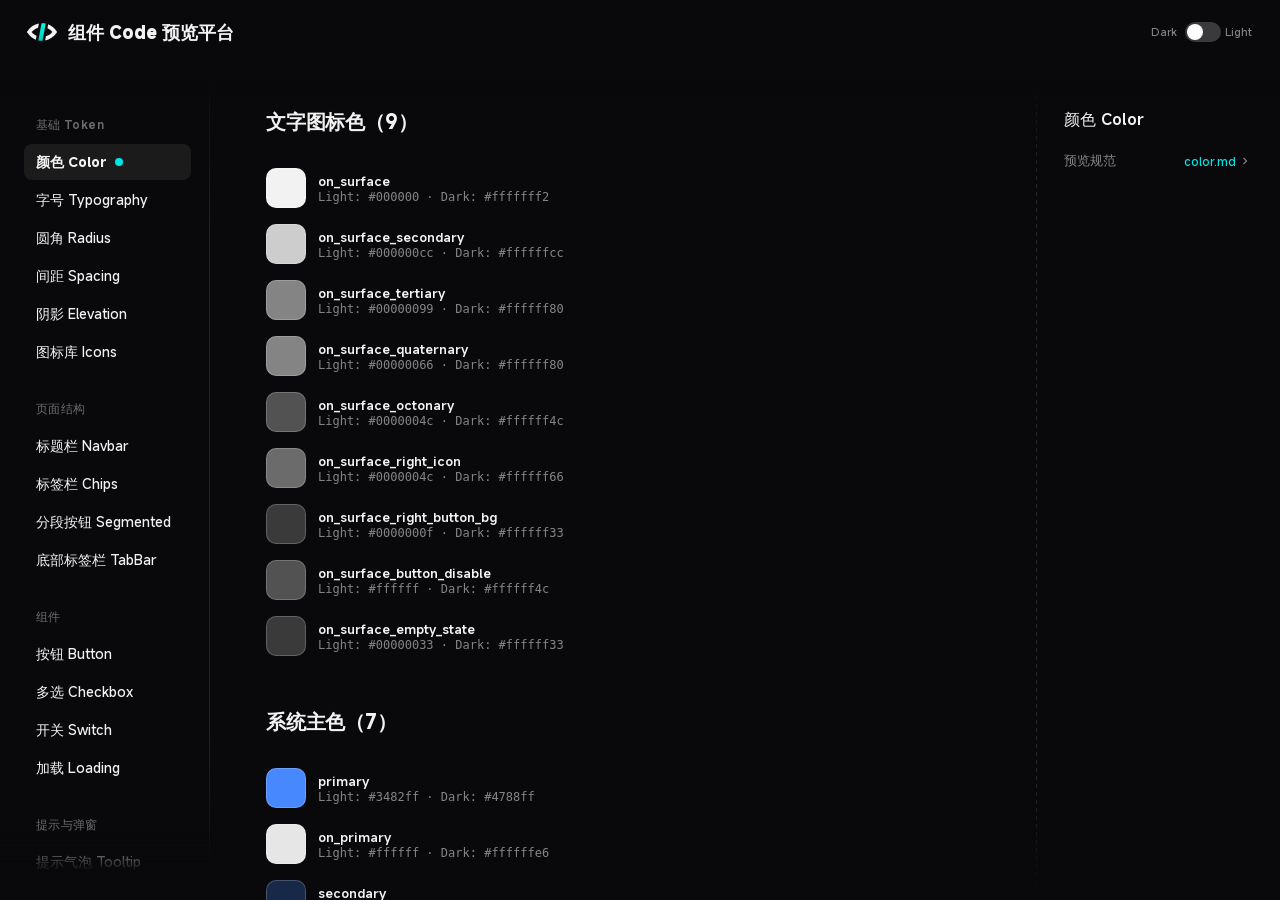
<file: index.html>
<!DOCTYPE html>
<html>
<head>
<meta charset="UTF-8">
<meta http-equiv="refresh" content="1;url=references/design-system-preview.html">
<style>
  body { display: flex; align-items: center; justify-content: center; min-height: 100vh; margin: 0; background: #1c1c1e; color: #fff; font-family: -apple-system, sans-serif; }
  .tip { text-align: center; opacity: 0; animation: fadeIn 1.5s 1s forwards; }
  .tip p { margin: 8px 0; font-size: 14px; color: rgba(255,255,255,0.5); }
  .tip a { color: #4788ff; text-decoration: none; }
  @keyframes fadeIn { to { opacity: 1; } }
</style>
</head>
<body>
<div class="tip">
  <p>正在跳转到设计系统预览...</p>
  <p>如果没有自动跳转，请直接打开：</p>
  <p><a href="references/design-system-preview.html">references/design-system-preview.html</a></p>
  <p style="margin-top:16px;font-size:12px;color:rgba(255,255,255,0.3)">此文件为 GitHub Pages 入口，本地预览请打开 references/ 目录内的文件</p>
</div>
</body>
</html>
</file>
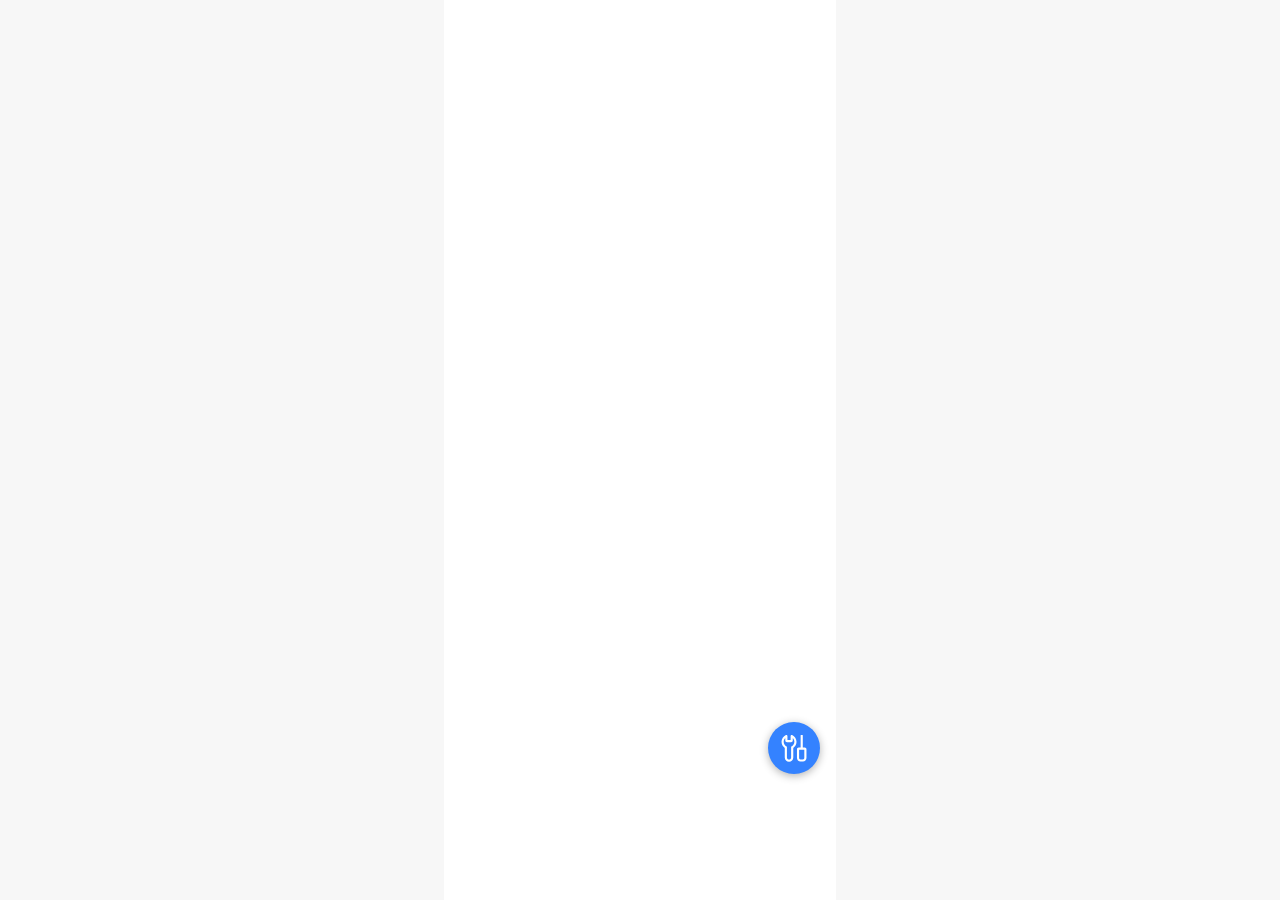
<file: references/page-template/index.html>
<!DOCTYPE html>
<html lang="en">
<head>
<meta charset="UTF-8">
<meta name="viewport" content="width=device-width, initial-scale=1.0, user-scalable=no">
<title>New Page</title>
<link rel="stylesheet" href="style.css">
</head>
<body class="theme-light">
<div class="page">

  <!-- 系统状态栏占位 46px -->
  <div style="height:46px;flex-shrink:0"></div>

  <!-- 内容区 -->
  <div class="content">
    <!-- 页面内容从这里开始 -->
  </div>

</div>
<script src="script.js"></script>
</body>
</html>
</file>
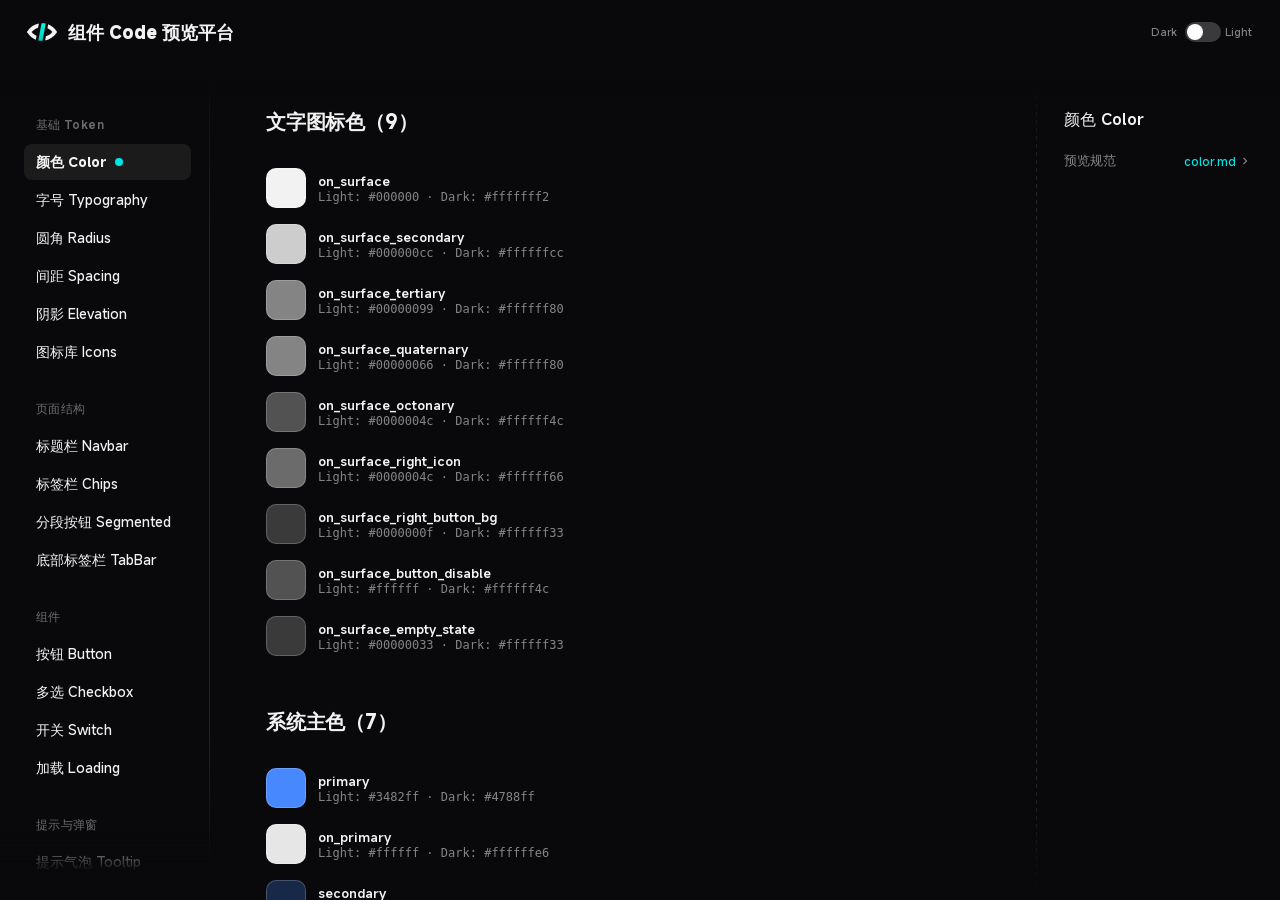
<file: references/design-system-preview.html>
<!DOCTYPE html>
<html lang="zh-CN">
<head>
<meta charset="UTF-8">
<meta name="viewport" content="width=device-width, initial-scale=1.0">
<title>组件 Code 预览平台</title>
<style>
@font-face {
  font-family: 'MiSans Latin VF';
  src: url('MiSans-Latin-VF.ttf') format('truetype');
  font-weight: 1 999;
  font-display: swap;
}
*, *::before, *::after { box-sizing: border-box; margin: 0; padding: 0; }

/* ============================
   主题变量 — HyperOS3 Feature Token + Apple 风格外壳
   ============================ */
:root {
  --surface_pop_window: #242424;
  --surface: #000000;
  --surface_high: #242424;
  --on_surface: #fffffff2;
  --on_surface_secondary: #ffffffcc;
  --on_surface_tertiary: #ffffff80;
  --on_surface_quaternary: #ffffff80;
  --primary: #4788ff;

  /* 按钮 — 映射 Feature Token */
  --btn-on-primary: #ffffffe6;       /* on_primary dark */
  --btn-secondary-bg: #ffffff24;     /* tertiary dark */
  --btn-secondary-text: #ffffffcc;   /* on_surface_secondary dark */
  --btn-secondary-pressed: #ffffff1f;/* container_list_touch dark */
  --btn-disabled-bg: #ffffff14;      /* surface_container dark */
  --btn-disabled-text: #ffffff4c;    /* on_surface_button_disable dark */
  --btn-destructive: #fa4238;        /* error dark */
  --btn-destructive-disabled: #fa42384c; /* error_disable dark */
  --btn-surface-touch: #ffffff24;    /* surface_touch dark */

  /* 遮罩 — mask */
  --mask: #00000099;                 /* mask dark */

  /* 分割线 */
  --outline: #ffffff33;
  /* 文字图标色（补全） */
  --on_surface_octonary: #ffffff4c;
  --on_surface_right_icon: #ffffff66;
  --on_surface_right_button_bg: #ffffff33;
  --on_surface_button_disable: #ffffff4c;
  --on_surface_empty_state: #ffffff33;
  /* 系统主色 */
  --on_primary: #ffffffe6;
  --secondary: #4788ff40;
  --on_secondary: #4788ff;
  --tertiary: #ffffff24;
  --on_tertiary: #ffffffcc;
  --disable_primary: #4788ff4c;
  /* 系统功能色 */
  --caution: #ffa30f;
  --caution_container: #ffa30f38;
  --error: #fa4238;
  --error_container: #fa423838;
  --success: #28d244;
  --success_container: #28d24438;
  /* 线框插图色 */
  --container_illustration_quaternary: #333333;
  --container_illustration_tertiary: #424242;
  --container_illustration_secondary: #565656;
  --container_illustration_primary: #666666;
  /* 背景色（补全） */
  --surface_low: #000000;
  --surface_medium: #242424;
  --surface_highest: #2c2c2c;
  --surface_menubar: #666666;
  /* 元素色 */
  --surface_container: #ffffff14;
  --surface_container_low: #ffffff24;
  --surface_container_medium: #ffffff24;
  --surface_container_high: #ffffff33;
  --container_list: #ffffff24;
  --container_input: #ffffff24;
  --container_list_solid: #4c4c4c;
  --container_notice_bar: #ffffff24;
  /* 系统彩色色板 */
  --red: #fa4238; --deep_orange: #ff6a05; --orange: #f97a1f;
  --apricot_orange: #ffa30f; --yellow: #ffbf0f; --lemon_yellow: #ffdd33;
  --chartreuse: #9fe421; --green: #28d244; --turquoise: #11d097;
  --cyan: #13cdcd; --sky_blue: #36acfc; --blue: #4788ff;
  --purple: #8370ff; --violet: #bd57fa; --magenta: #ee4f9f;
  --gray: #92a1b4; --white: #ffffff; --black: #000000;
  /* 遮罩色（补全） */
  --mask_menu: #00000066;

  /* 阴影 Token */
  --shadow-low: 0px 10px 20px rgba(0,0,0,0.12);
  --shadow-regular: 0px 20px 30px rgba(0,0,0,0.1);
  --shadow-high: 0px 24px 42px rgba(0,0,0,0.2);
  /* shadow-extrahigh: 透明度待确认，暂不定义 */
  --shadow-float: 0px 24px 50px rgba(0,0,0,0.18);

  /* Toast 组件级变量 */
  --toast-bg: #242424;
  --toast-text: rgba(255,255,255,0.6);

  /* 平台外壳 */
  --preview-bg: #09090b;
}
body.theme-light {
  --surface_pop_window: #f7f7f7;
  --surface: #ffffff;
  --surface_high: #ffffff;
  --on_surface: #000000;
  --on_surface_secondary: #000000cc;
  --on_surface_tertiary: #00000099;
  --on_surface_quaternary: #00000066;
  --primary: #3482ff;

  /* 按钮 — 映射 Feature Token */
  --btn-on-primary: #ffffff;         /* on_primary light */
  --btn-secondary-bg: #0000000f;     /* tertiary light */
  --btn-secondary-text: #000000cc;   /* on_surface_secondary light */
  --btn-secondary-pressed: #0000001f;/* container_list_touch light */
  --btn-disabled-bg: #0000000a;      /* surface_container light */
  --btn-disabled-text: #00000066;    /* on_surface_quaternary light */
  --btn-destructive: #fa382e;        /* error light */
  --btn-destructive-disabled: #fa382e4c; /* error_disable light */
  --btn-surface-touch: #0000001a;    /* surface_touch light */

  /* 遮罩 — mask */
  --mask: #00000033;                 /* mask light */

  /* 分割线 */
  --outline: #0000001a;
  /* 文字图标色（补全） */
  --on_surface_octonary: #0000004c;
  --on_surface_right_icon: #0000004c;
  --on_surface_right_button_bg: #0000000f;
  --on_surface_button_disable: #ffffff;
  --on_surface_empty_state: #00000033;
  /* 系统主色 */
  --on_primary: #ffffff;
  --secondary: #3482ff14;
  --on_secondary: #3482ff;
  --tertiary: #0000000f;
  --on_tertiary: #000000cc;
  --disable_primary: #3482ff4c;
  /* 系统功能色 */
  --caution: #ff9f05;
  --caution_container: #ff9f051a;
  --error: #fa382e;
  --error_container: #fa382e14;
  --success: #1dcd3a;
  --success_container: #1dcd3a1a;
  /* 线框插图色 */
  --container_illustration_quaternary: #e9eaf0;
  --container_illustration_tertiary: #dfe1eb;
  --container_illustration_secondary: #ced2e0;
  --container_illustration_primary: #bec3d8;
  /* 背景色（补全） */
  --surface_low: #f7f7f7;
  --surface_medium: #ffffff;
  --surface_highest: #ffffff;
  --surface_menubar: #ffffff;
  /* 元素色 */
  --surface_container: #0000000a;
  --surface_container_low: #0000000f;
  --surface_container_medium: #00000014;
  --surface_container_high: #0000001a;
  --container_list: #ffffff;
  --container_input: #ffffff;
  --container_list_solid: #ffffff;
  --container_notice_bar: #0000000a;
  /* 系统彩色色板 */
  --red: #fa382e; --deep_orange: #ff612e; --orange: #ff6900;
  --apricot_orange: #ff9f05; --yellow: #ffbb0f; --lemon_yellow: #ffd000;
  --chartreuse: #94e203; --green: #1dcd3a; --turquoise: #0cce94;
  --cyan: #0fcaca; --sky_blue: #29a9ff; --blue: #3482ff;
  --purple: #7767f9; --violet: #b74af7; --magenta: #e74095;
  --gray: #8c9db0; --white: #ffffff; --black: #000000;
  /* 遮罩色（补全） */
  --mask_menu: #00000033;

  /* 阴影 Token */
  --shadow-low: 0px 10px 20px rgba(0,0,0,0.12);
  --shadow-regular: 0px 20px 30px rgba(0,0,0,0.1);
  --shadow-high: 0px 24px 42px rgba(0,0,0,0.2);
  /* shadow-extrahigh: 透明度待确认，暂不定义 */
  --shadow-float: 0px 24px 50px rgba(0,0,0,0.18);

  /* Toast 组件级变量 */
  --toast-bg: #FAFAFA;
  --toast-text: rgba(0,0,0,0.6);

  /* 平台外壳 */
  --preview-bg: #f7f7f7;
}

/* ============================
   页面布局
   ============================ */
/* 全局滚动条 */
::-webkit-scrollbar { width: 6px; height: 6px; }
::-webkit-scrollbar-track { background: transparent; }
::-webkit-scrollbar-thumb { background: rgba(128,128,128,0.2); border-radius: 3px; }
::-webkit-scrollbar-thumb:hover { background: rgba(128,128,128,0.35); }
* { scrollbar-width: thin; scrollbar-color: rgba(128,128,128,0.2) transparent; }

body {
  font-family: "MiSans Latin VF", -apple-system, BlinkMacSystemFont, "SF Pro Text", "Helvetica Neue", sans-serif;
  background: var(--preview-bg);
  color: var(--on_surface_secondary);
  display: flex;
  height: 100vh;
  padding-top: 64px;
  overflow: hidden;
  -webkit-font-smoothing: antialiased;
}

/* 侧边导航 */
.sidebar {
  width: 210px;
  background: var(--preview-bg);
  box-shadow: none;
  padding: 44px 0 80px;
  overflow-y: auto;
  scrollbar-width: none;
  flex-shrink: 0;
  display: flex;
  flex-direction: column;
  z-index: 1;
  border-right: 1px solid transparent;
  border-image: linear-gradient(to bottom, transparent 0%, rgba(128,128,128,0.2) 20%, rgba(128,128,128,0.2) 80%, transparent 100%) 1;
  -webkit-mask-image: linear-gradient(to bottom, transparent 0px, black 32px, black calc(100% - 70px), transparent calc(100% - 28px), transparent 100%);
  mask-image: linear-gradient(to bottom, transparent 0px, black 32px, black calc(100% - 70px), transparent calc(100% - 28px), transparent 100%);
}
.sidebar::-webkit-scrollbar { display: none; }
.sidebar__title {
  font-size: 20px;
  font-weight: 700;
  letter-spacing: -0.02em;
  padding: 0 20px 20px;
  color: var(--on_surface);
}
.sidebar__group {
  padding: 8px 0;
}
.sidebar__group + .sidebar__group::before {
  display: none;
}
.sidebar__group-label {
  font-size: 12px;
  font-weight: 500;
  color: rgba(255,255,255,0.4);
  letter-spacing: 0.03em;
  padding: 12px 0 8px 36px;
}
.sidebar__group:first-child .sidebar__group-label {
  padding-top: 0;
}
.theme-light .sidebar__group-label { color: rgba(0,0,0,0.35); }
.theme-light .ctrl-dropdown--open .ctrl-dropdown__trigger { border-color: #00B2B2; }
.theme-light .ctrl-dropdown__item--active { color: #00B2B2; }
.theme-light .ctrl-toggle--on { background: #00B2B2; }
.theme-light .ctrl-code-ref span span { color: #00B2B2; }
.theme-light .tb-pill--active { background: #00B2B2; border-color: #00B2B2; }
.theme-light .topbar-toggle--on { background: #00B2B2; }
.theme-light .ctrl-switch--on { background: #00B2B2; }
.theme-light .ctrl-select:focus { border-color: #00B2B2; }
.sidebar__item {
  display: block;
  width: calc(100% - 42px);
  margin: 2px 18px 2px 24px;
  border: none;
  background: none;
  text-align: left;
  font-size: 14px;
  color: var(--on_surface);
  padding: 8px 12px;
  border-radius: 8px;
  cursor: pointer;
  transition: all 0.15s ease;
  font-family: inherit;
}
.sidebar__item:hover { background: rgba(128,128,128,0.1); color: var(--on_surface); }
.sidebar__item--active {
  background: rgba(128,128,128,0.15);
  color: var(--on_surface);
  font-weight: 600;
  display: flex;
  align-items: center;
  gap: 8px;
}
.sidebar__item--active::after {
  content: '';
  width: 8px;
  height: 8px;
  border-radius: 50%;
  background: #00E5E5;
  flex-shrink: 0;
}
.theme-light .sidebar__item--active::after { background: #00B2B2; }
.sidebar__item--placeholder {
  color: var(--on_surface_octonary);
  cursor: default;
  opacity: 0.5;
}
.sidebar__item--placeholder:hover { background: none; color: var(--on_surface_octonary); }

/* 内容区 */
.content {
  flex: 1;
  overflow-y: auto;
  padding: 44px 32px 24px 32px;
  background: var(--preview-bg);
  -webkit-mask-image: linear-gradient(to bottom, transparent 0px, black 32px);
  mask-image: linear-gradient(to bottom, transparent 0px, black 32px);
}
.preview-panel { display: none; }
.preview-panel--active { display: block; }

/* 右侧控制面板 */
.controls-panel {
  width: 244px;
  padding: 44px 28px 16px;
  overflow-y: auto;
  box-shadow: none;
  flex-shrink: 0;
  background: var(--preview-bg);
  position: relative;
  border-left: none;
  -webkit-mask-image: linear-gradient(to bottom, transparent 0px, black 32px);
  mask-image: linear-gradient(to bottom, transparent 0px, black 32px);
}
.controls-panel::before {
  content: '';
  position: absolute;
  left: 0;
  top: 0;
  bottom: 0;
  width: 1px;
  background-image: repeating-linear-gradient(to bottom, rgba(128,128,128,0.25) 0px, rgba(128,128,128,0.25) 4px, transparent 4px, transparent 8px);
  -webkit-mask-image: linear-gradient(to bottom, transparent 0%, black 15%, black 85%, transparent 100%);
  mask-image: linear-gradient(to bottom, transparent 0%, black 15%, black 85%, transparent 100%);
}
.controls-panel:empty::after {
  display: none;
}
/* Figma 风格控制器行 */
.ctrl-row { display: flex; align-items: center; justify-content: space-between; padding: 8px 0; }
.ctrl-row + .ctrl-row { margin-top: 4px; }
.ctrl-label { font-size: 13px; color: var(--on_surface_tertiary); flex-shrink: 0; }
.ctrl-dropdown { position: relative; width: 120px; }
.ctrl-dropdown__trigger { display: flex; align-items: center; justify-content: space-between; background: var(--surface_container); border: 1px solid var(--outline); border-radius: 6px; padding: 6px 10px; font-size: 13px; color: var(--on_surface_secondary); cursor: pointer; gap: 4px; }
.ctrl-dropdown__trigger::after { content: ''; width: 0; height: 0; border-left: 4px solid transparent; border-right: 4px solid transparent; border-top: 4px solid rgba(128,128,128,0.6); flex-shrink: 0; }
.ctrl-dropdown--open .ctrl-dropdown__trigger { border-color: #00E5E5; }
.ctrl-dropdown__menu { display: none; position: absolute; top: calc(100% + 4px); left: 0; right: 0; background: #1a1a1a; border: 1px solid rgba(128,128,128,0.3); border-radius: 8px; padding: 4px; z-index: 999; }
.theme-light .ctrl-dropdown__menu { background: #ffffff; }
.ctrl-dropdown--open .ctrl-dropdown__menu { display: block; }
.ctrl-dropdown__item { padding: 6px 10px; font-size: 13px; color: var(--on_surface_secondary); border-radius: 4px; cursor: pointer; display: flex; align-items: center; gap: 6px; }
.ctrl-dropdown__item:hover { background: rgba(128,128,128,0.15); }
.ctrl-dropdown__item--active { color: #00E5E5; }
.ctrl-dropdown__item--active::before { content: '✓'; font-size: 11px; }
.ctrl-toggle { position: relative; width: 36px; height: 20px; border-radius: 10px; background: var(--surface_container_high); cursor: pointer; transition: background 0.2s; flex-shrink: 0; }
.ctrl-toggle::after { content: ''; position: absolute; top: 2px; left: 2px; width: 16px; height: 16px; border-radius: 50%; background: var(--white); transition: transform 0.2s; }
.ctrl-toggle--on { background: #00E5E5; }
.ctrl-toggle--on::after { transform: translateX(16px); }
.ctrl-code-ref { text-decoration: none; cursor: pointer; color: var(--on_surface_tertiary); }
.ctrl-code-ref span span { color: #00E5E5; }
.ctrl-code-ref svg { flex-shrink: 0; color: var(--on_surface_tertiary); }
.code-modal { display:none; position:fixed; inset:0; z-index:9999; background:var(--mask); justify-content:center; align-items:center; }
.code-modal--open { display:flex; }
.code-modal__box { width:680px; max-width:90vw; height:80vh; background:var(--surface_high); border-radius:16px; overflow:hidden; display:flex; flex-direction:column; box-shadow:0 24px 50px rgba(0,0,0,0.3); }
.code-modal__header { display:flex; align-items:center; justify-content:space-between; padding:12px 16px; border-bottom:1px solid var(--outline); flex-shrink:0; }
.code-modal__title { font-size:14px; color:var(--on_surface); font-weight:500; }
.code-modal__footer { display:flex; align-items:center; gap:8px; padding:8px 16px; border-top:1px solid var(--outline); flex-shrink:0; }
.code-modal__footer span:first-child { flex:1; min-width:0; overflow:hidden; text-overflow:ellipsis; white-space:nowrap; }
.code-modal__close { width:28px; height:28px; display:flex; align-items:center; justify-content:center; cursor:pointer; border-radius:6px; color:var(--on_surface_tertiary); }
.code-modal__close:hover { background:var(--surface_container); }
.code-modal__body { flex:1; overflow:hidden; }
.code-modal__body iframe { width:100%; height:100%; border:none; background:#1e1e1e; }

/* 通用演示样式 */
.demo-section {
  padding: 0 24px 24px;
  margin-bottom: 20px;
}
.demo-section:first-child { padding-top: 0; }
#noticebar-preview .demo-section { padding: 0 24px 12px; margin-bottom: 8px; }
.demo-section h2 {
  font-size: 20px;
  font-weight: 600;
  letter-spacing: -0.01em;
  margin-bottom: 24px;
  color: var(--on_surface);
}
.demo-section h3 {
  font-size: 14px;
  color: var(--on_surface_quaternary);
  margin: 24px 0 16px;
  font-weight: 500;
}

/* 状态网格（BaseButton 用） */
.grid {
  display: grid;
  grid-template-columns: 80px 1fr 1fr 1fr;
  gap: 12px;
  align-items: center;
}
.grid__header { font-size: 12px; color: var(--on_surface_quaternary); font-weight: 500; text-align: center; }
.grid__label { font-size: 13px; color: var(--on_surface_tertiary); }
.grid__cell { display: flex; justify-content: center; }
.group-demo { max-width: 336px; margin-top: 12px; }

/* 状态网格（InstallButton 用） */
.state-grid {
  display: grid;
  grid-template-columns: 100px 1fr 1fr 1fr 1fr;
  gap: 12px;
  align-items: center;
}
.state-grid__header { font-size: 12px; color: var(--on_surface_quaternary); font-weight: 500; text-align: center; }
.state-grid__label { font-size: 13px; color: var(--on_surface_tertiary); }
.state-grid__cell { display: flex; justify-content: center; }

/* 交互演示 */
.demo-interactive { display: flex; flex-direction: column; gap: 20px; align-items: center; }
.demo-row { display: flex; gap: 16px; align-items: flex-start; }
.demo-status { font-size: 14px; color: var(--on_surface_quaternary); text-align: center; }
.demo-hint { font-size: 12px; color: var(--on_surface_octonary); text-align: center; }

/* 占位 */
.placeholder {
  text-align: center;
  padding: 80px 0;
  color: #CCC;
  font-size: 16px;
}

/* ============================
   BaseButton 组件样式
   ============================ */
:root {
  --bb-primary: #05C474;
  --bb-primary-rgb: 5, 196, 116;
  --bb-danger: #FA382E;
  --bb-danger-rgb: 250, 56, 46;
  --bb-white: #FFFFFF;
  --bb-black-rgb: 0, 0, 0;
  --ib-primary: #05C474;
  --ib-primary-rgb: 5, 196, 116;
  --ib-white: #FFFFFF;
  --ib-black-rgb: 0, 0, 0;
}

.base-btn {
  position: relative;
  display: inline-flex;
  align-items: center;
  justify-content: center;
  border: none;
  cursor: pointer;
  overflow: hidden;
  user-select: none;
  -webkit-tap-highlight-color: transparent;
  font-family: -apple-system, "MiSans", "Helvetica Neue", sans-serif;
  flex-shrink: 0;
  outline: none;
  white-space: nowrap;
}
.base-btn::after {
  content: '';
  position: absolute;
  inset: 0;
  z-index: 10;
  opacity: 0;
  pointer-events: none;
  transition: opacity 0.1s;
  border-radius: inherit;
}
.base-btn:active::after,
.base-btn[data-state="pressed"]::after { opacity: 1; }
.base-btn--primary::after { background: var(--btn-surface-touch); }
.base-btn--secondary::after,
.base-btn--destructive::after { background: var(--btn-secondary-pressed); }
.base-btn[data-state="disabled"]::after { display: none; }
.base-btn[data-state="disabled"] { cursor: not-allowed; }

.base-btn--large { width: 100%; height: 50px; border-radius: 16px; padding: 8px 20px; font-size: 17px; font-weight: 380; }
.base-btn--medium { height: 36px; border-radius: 999px; padding: 8px 20px; font-size: 14px; font-weight: 380; }
.base-btn--small { height: 32px; border-radius: 999px; padding: 0 12px; font-size: 14px; font-weight: 500; }
.base-btn--mini { height: 28px; border-radius: 999px; padding: 4px 12px; font-size: 13px; font-weight: 330; }

.base-btn--primary { background: var(--bb-primary); color: var(--btn-on-primary); }
.base-btn--secondary { background: var(--btn-secondary-bg); color: var(--btn-secondary-text); }
.base-btn--secondary[data-state="disabled"] { background: var(--btn-disabled-bg); color: var(--btn-disabled-text); }
.base-btn--small.base-btn--secondary { background: rgba(var(--bb-primary-rgb), 0.1); color: var(--bb-primary); }
.base-btn--small.base-btn--secondary[data-state="pressed"] { background: rgba(var(--bb-primary-rgb), 0.16); }
.base-btn--small.base-btn--secondary[data-state="disabled"] { background: var(--btn-disabled-bg); color: var(--btn-disabled-text); }
.base-btn--destructive { background: var(--btn-secondary-bg); color: var(--btn-destructive); }
.base-btn--destructive[data-state="disabled"] { background: var(--btn-disabled-bg); color: var(--btn-destructive-disabled); }
.base-btn-group { display: flex; gap: 12px; }
.base-btn-group--vertical { flex-direction: column; }
.base-btn-group--horizontal { flex-direction: row; }
.base-btn-group--horizontal .base-btn { flex: 1; }

/* ============================
   InstallButton 组件样式
   ============================ */
.install-btn {
  position: relative;
  display: inline-flex;
  align-items: center;
  justify-content: center;
  border: none;
  cursor: pointer;
  overflow: hidden;
  user-select: none;
  -webkit-tap-highlight-color: transparent;
  font-family: -apple-system, "MiSans", "Helvetica Neue", sans-serif;
  flex-shrink: 0;
  outline: none;
  box-sizing: border-box;
  vertical-align: top;
}
.install-btn::after {
  content: '';
  position: absolute;
  inset: 0;
  background: var(--btn-surface-touch);
  z-index: 10;
  opacity: 0;
  pointer-events: none;
  transition: opacity 0.1s;
  border-radius: inherit;
}
.install-btn:active::after,
.install-btn[data-state="pressed"]::after { opacity: 1; }

.install-btn--large { width: 100%; height: 50px; border-radius: 16px; padding: 8px 20px; gap: 4px; font-size: 17px; font-weight: 380; }
.install-btn--medium { width: 100%; height: 44px; border-radius: 16px; padding: 8px 20px; gap: 4px; font-size: 16px; font-weight: 380; }
.install-btn--small { width: 54px; height: 28px; border-radius: 999px; padding: 0 8px; font-size: 14px; font-weight: 500; }
.install-btn--icon { height: 28px; width: 54px; border-radius: 999px; padding: 0 8px; font-size: 14px; font-weight: 500; }

.install-btn__label { position: relative; z-index: 2; white-space: nowrap; line-height: 1; }
.install-btn__icon { position: relative; z-index: 2; width: 20px; height: 20px; display: flex; align-items: center; justify-content: center; }
.install-btn__icon svg { width: 20px; height: 20px; }
.install-btn__progress-bar { position: absolute; left: 0; top: 0; height: 100%; width: 0%; z-index: 1; background: var(--ib-primary); transition: width 0.15s linear; }
.install-btn__dl-clip { position: absolute; left: 0; top: 0; height: 100%; width: 0%; overflow: hidden; z-index: 3; transition: width 0.15s linear; }
.install-btn__dl-top { position: absolute; top: 0; left: 0; height: 100%; display: flex; align-items: center; justify-content: center; white-space: nowrap; line-height: 1; color: var(--btn-on-primary); }
.install-btn__stripes { position: absolute; inset: 0; display: flex; z-index: 1; overflow: hidden; border-radius: inherit; }
.install-btn__stripe { flex: 1; height: 100%; transition: background-color 0.15s; }
@keyframes ib-spin { to { transform: rotate(360deg); } }
.install-btn__icon--spinning svg { animation: ib-spin 0.8s linear infinite; }

/* InstallButton 实色主色底状态 → on_primary 文字 */
.install-btn--large[data-state="enabled"],
.install-btn--medium[data-state="enabled"],
.install-btn--large[data-state="pressed"],
.install-btn--medium[data-state="pressed"] { background: var(--ib-primary); color: var(--btn-on-primary); }
.install-btn[data-state="installing"] { background: var(--ib-primary); color: var(--btn-on-primary); }
.install-btn[data-state="open"] { background: var(--ib-primary); color: var(--btn-on-primary); }
.install-btn--large[data-state="update"],
.install-btn--medium[data-state="update"] { background: var(--ib-primary); color: var(--btn-on-primary); }

/* InstallButton 浅主色底状态 → 主色文字 */
.install-btn--small[data-state="enabled"] { background: rgba(var(--ib-primary-rgb), 0.1); color: var(--ib-primary); }
.install-btn--small[data-state="pressed"] { background: rgba(var(--ib-primary-rgb), 0.16); color: var(--ib-primary); }
.install-btn--icon[data-state="enabled"] { background: rgba(var(--ib-primary-rgb), 0.1); color: var(--ib-primary); }
.install-btn--icon[data-state="pressed"] { background: rgba(var(--ib-primary-rgb), 0.16); color: var(--ib-primary); }
.install-btn--small[data-state="connecting"],
.install-btn--icon[data-state="connecting"] { background: rgba(var(--ib-primary-rgb), 0.1); color: var(--ib-primary); }
.install-btn--small[data-state="downloading"],
.install-btn--icon[data-state="downloading"] { background: rgba(var(--ib-primary-rgb), 0.1); color: var(--ib-primary); }
.install-btn--small[data-state="resume"],
.install-btn--icon[data-state="resume"] { background: rgba(var(--ib-primary-rgb), 0.1); color: var(--ib-primary); }
.install-btn--small[data-state="update"],
.install-btn--icon[data-state="update"] { background: rgba(var(--ib-primary-rgb), 0.1); color: var(--ib-primary); }

/* InstallButton 灰底状态 → secondary bg + 主色文字 */
.install-btn--large[data-state="connecting"],
.install-btn--medium[data-state="connecting"] { background: var(--btn-secondary-bg); color: var(--ib-primary); }
.install-btn--large[data-state="downloading"],
.install-btn--medium[data-state="downloading"] { background: var(--btn-secondary-bg); color: var(--ib-primary); }
.install-btn--large[data-state="resume"],
.install-btn--medium[data-state="resume"] { background: var(--btn-secondary-bg); color: var(--ib-primary); }

/* InstallButton Disabled → 用 Feature Token 禁用色 */
.install-btn--large[data-state="disabled"],
.install-btn--medium[data-state="disabled"] { background: var(--btn-secondary-bg); color: var(--btn-disabled-text); cursor: not-allowed; }
.install-btn--small[data-state="disabled"] { background: var(--btn-disabled-bg); color: var(--btn-disabled-text); cursor: not-allowed; }
.install-btn--icon[data-state="disabled"] { background: var(--btn-disabled-bg); color: var(--btn-disabled-text); cursor: not-allowed; }
.install-btn[data-state="disabled"]::after { display: none; }

/* ============================
   CustomButton 组件样式
   ============================ */

/* PostButton */
.post-btn-container {
  display: inline-flex;
  flex-direction: column;
  align-items: center;
  cursor: pointer;
  transition: transform 0.15s;
}
.post-btn-container:active {
  transform: scale(0.95);
}
.post-btn-container__avatar {
  margin-bottom: -20px;
  z-index: 1;
  pointer-events: none;
}
.post-btn-container__btn {
  position: relative;
  display: inline-flex;
  align-items: center;
  justify-content: center;
  width: 128px;
  height: 46px;
  border-radius: 23px;
  border: 1px solid rgba(0,0,0,0.08);
  background: linear-gradient(180deg, #FFDC21 0%, #FFEF98 100%);
  gap: 4px;
  cursor: pointer;
  outline: none;
  font-family: inherit;
  overflow: hidden;
  box-shadow: 0 24px 60px rgba(0,0,0,0.08), 0 0 40px rgba(0,0,0,0.06);
}
.post-btn-container__btn::after {
  content: '';
  position: absolute;
  inset: 0;
  background: rgba(0,0,0,0.1);
  opacity: 0;
  pointer-events: none;
  border-radius: inherit;
  transition: opacity 0.1s;
}
.post-btn-container:active .post-btn-container__btn::after {
  opacity: 1;
}
.post-btn-container__plus {
  font-size: 15px;
  font-weight: 500;
  color: #000;
}
.post-btn-container__text {
  font-size: 16px;
  font-weight: 450;
  color: #000;
}

/* SpeedUp */
.speedup-btn {
  position: relative;
  display: inline-flex;
  align-items: center;
  justify-content: center;
  gap: 4px;
  height: 36px;
  border-radius: 999px;
  padding: 9px 12px;
  border: none;
  cursor: pointer;
  background: #FFE249;
  color: #000;
  font-family: inherit;
  font-size: 14px;
  font-weight: 450;
  overflow: hidden;
  outline: none;
}
.speedup-btn::after {
  content: '';
  position: absolute;
  inset: 0;
  background: rgba(0,0,0,0.1);
  opacity: 0;
  pointer-events: none;
  border-radius: inherit;
  transition: opacity 0.1s;
}
.speedup-btn:active::after,
.speedup-btn[data-state="pressed"]::after { opacity: 1; }
.speedup-btn[data-state="disabled"] { opacity: 0.4; cursor: not-allowed; }
.speedup-btn[data-state="disabled"]::after { display: none; }
.speedup-btn svg { width: 12px; height: 18px; flex-shrink: 0; }

/* VideoControls */
.video-ctrl {
  position: relative;
  display: inline-flex;
  align-items: center;
  justify-content: center;
  width: 38px;
  height: 28px;
  border-radius: 8px;
  border: none;
  cursor: pointer;
  background: rgba(0,0,0,0.8);
  padding: 1px 6px;
  outline: none;
  overflow: hidden;
}
.video-ctrl::after {
  content: '';
  position: absolute;
  inset: 0;
  background: rgba(0,0,0,0.1);
  opacity: 0;
  pointer-events: none;
  border-radius: inherit;
  transition: opacity 0.1s;
}
.video-ctrl:active::after { opacity: 1; }
.video-ctrl svg { width: 26px; height: 26px; }

/* PlayButton large */
.play-btn-lg {
  display: inline-flex;
  align-items: center;
  justify-content: center;
  width: 40px;
  height: 40px;
  border: none;
  cursor: pointer;
  background: transparent;
  padding: 0;
  outline: none;
  filter: drop-shadow(0px 3px 12px rgba(0,0,0,0.1));
}
.play-btn-lg svg { width: 40px; height: 40px; }
.play-btn-lg-wrap {
  display: inline-flex;
  align-items: center;
  justify-content: center;
  width: 64px;
  height: 64px;
  background: rgba(0,0,0,0.6);
  border-radius: 16px;
}

/* ReservationButton */
.reservation-btn {
  position: relative;
  display: inline-flex;
  align-items: center;
  justify-content: center;
  width: 54px;
  height: 28px;
  border-radius: 999px;
  border: none;
  cursor: pointer;
  padding: 0 8px;
  overflow: hidden;
  outline: none;
}
.reservation-btn::after {
  content: '';
  position: absolute;
  inset: 0;
  background: rgba(0,0,0,0.1);
  opacity: 0;
  pointer-events: none;
  border-radius: inherit;
  transition: opacity 0.1s;
}
.reservation-btn:active::after,
.reservation-btn[data-state="pressed"]::after { opacity: 1; }
.reservation-btn--not-reserved { background: rgba(var(--ib-primary-rgb), 0.1); color: var(--ib-primary); }
.reservation-btn--not-reserved[data-state="pressed"] { background: rgba(var(--ib-primary-rgb), 0.16); }
.reservation-btn--reserved { background: var(--ib-primary); color: #000; }
.reservation-btn svg { width: 20px; height: 20px; }

/* 状态标签 */
.state-label {
  font-size: 12px;
  color: var(--on_surface_quaternary);
  text-align: center;
  margin-top: 6px;
}

/* 标题栏控制面板 */
.tb-pill {
  padding: 4px 12px;
  border-radius: 999px;
  border: 1px solid var(--outline);
  background: transparent;
  color: var(--on_surface_quaternary);
  font-size: 12px;
  cursor: pointer;
  transition: all 0.15s;
}
.tb-pill--active {
  background: #00E5E5;
  color: #09090b;
  border-color: #00E5E5;
}

/* 页面结构预览 */
.phone-frame {
  width: 392px;
  max-width: 100%;
  border-radius: 24px;
  overflow: hidden;
  border: 1px solid var(--outline);
  margin-bottom: 16px;
  box-shadow: 0 2px 12px rgba(0,0,0,0.15);
}
.statusbar {
  display: flex;
  align-items: center;
  justify-content: space-between;
  height: 46px;
  padding: 0 31px;
  font-size: 14px;
  font-weight: 500;
}
.statusbar--light { background: #fff; color: #000; }
.statusbar--dark { background: #000; color: #fff; }
.statusbar__time { font-size: 15px; font-weight: 600; }
.statusbar__icons { display: flex; gap: 6px; align-items: center; font-size: 12px; }
.navbar-demo {
  display: flex;
  flex-direction: column;
}
.navbar-topbar {
  display: flex;
  align-items: center;
  justify-content: space-between;
  height: 56px;
  padding: 6px 12px;
  gap: 48px;
}
.navbar-icon {
  width: 44px;
  height: 44px;
  display: flex;
  align-items: center;
  justify-content: center;
  cursor: pointer;
  border-radius: 999px;
  background: transparent;
  color: var(--on_surface);
  transition: background 0.2s, box-shadow 0.3s;
}
.navbar-icon:active:not(.glass-btn) { opacity: 0.6; }
.navbar-icon[disabled] { opacity: 0.3; pointer-events: none; }
[data-theme="dark"] .navbar-icon:active:not(.glass-btn) { opacity: 0.5; }
[data-theme="dark"] .navbar-icon[disabled] { opacity: 0.4; }
.navbar-icon svg { width: 40px; height: 40px; }
.glass-btn {
  position: relative;
  display: flex;
  align-items: center;
  justify-content: center;
  border-radius: 1000px;
  background: rgba(31,31,31,0.5);
  backdrop-filter: blur(12px);
  -webkit-backdrop-filter: blur(12px);
  border: none;
  box-shadow:
    inset 2px 2px 3px rgba(255,255,255,0.1),
    inset -2px -2px 4px rgba(255,255,255,0.1);
  color: var(--on_surface);
  cursor: pointer;
  transition: background 0.3s, box-shadow 0.3s, backdrop-filter 0.3s;
}
body.theme-light .glass-btn {
  background: rgba(229,229,229,0.5);
}
.glass-btn--entering {
  background: transparent !important;
  box-shadow: none !important;
  backdrop-filter: blur(0) !important;
  -webkit-backdrop-filter: blur(0) !important;
}
.glass-btn::before {
  content: '';
  position: absolute;
  inset: 0;
  border-radius: inherit;
  border: 0.8px solid transparent;
  background: linear-gradient(135deg,
    rgba(255,255,255,0.5) 0%,
    rgba(255,255,255,0.1) 40%,
    rgba(255,255,255,0.1) 60%,
    rgba(255,255,255,0.5) 100%) border-box;
  -webkit-mask: linear-gradient(#fff 0 0) padding-box, linear-gradient(#fff 0 0) border-box;
  -webkit-mask-composite: xor;
  mask: linear-gradient(#fff 0 0) padding-box, linear-gradient(#fff 0 0) border-box;
  mask-composite: exclude;
  pointer-events: none;
  z-index: 1;
  transition: opacity 0.3s;
}
.glass-btn--entering::before { opacity: 0 !important; }
.glass-btn::after {
  content: '';
  position: absolute;
  inset: 0;
  border-radius: inherit;
  background: transparent;
  pointer-events: none;
  transition: background 0.15s;
}
.glass-btn:active::after { background: rgba(0,0,0,0.15); }
.navbar-icons-right, .navbar-icons-left { display: flex; gap: 8px; }
.navbar-title-area { padding: 8px 28px 10px; }
.navbar-title-lg { font-size: 32px; font-weight: 330; }
.navbar-title-sub { font-size: 14px; font-weight: 380; color: var(--on_surface_tertiary); margin-top: 2px; }
/* 中标题Q18 */
.navbar-md-q18 {
  display: flex;
  align-items: center;
  justify-content: space-between;
  height: 56px;
  padding: 6px 12px 6px 28px;
}
.navbar-md-q18__title { font-size: 26px; font-weight: 380; }
.navbar-md-q18__subtitle { font-size: 13px; font-weight: 380; color: var(--on_surface_tertiary); }
/* 中标题二级页 */
.navbar-md-sub {
  display: flex;
  align-items: center;
  height: 56px;
  padding: 6px 12px;
  gap: 12px;
}
.navbar-md-sub__title { font-size: 26px; font-weight: 380; flex: 1; }
.navbar-md-sub__subtitle { font-size: 13px; font-weight: 380; color: var(--on_surface_tertiary); }
/* 小标题 */
.navbar-sm {
  position: relative;
  display: flex;
  align-items: center;
  justify-content: space-between;
  height: 56px;
  padding: 6px 12px;
}
.navbar-sm__title-group {
  position: absolute;
  inset: 0;
  display: flex;
  flex-direction: column;
  align-items: center;
  justify-content: center;
  pointer-events: none;
  z-index: 0;
}
.navbar-sm__title {
  font-size: 18px;
  font-weight: 380;
  color: var(--on_surface);
}
.navbar-sm__left, .navbar-sm__right { display: flex; gap: 8px; }
.navbar-sm__title-main { font-size: 18px; font-weight: 380; }
.navbar-sm__subtitle { font-size: 14px; font-weight: 380; color: var(--on_surface_tertiary); }
/* 小标题可点击 */
.navbar-sm-click {
  display: flex;
  align-items: center;
  justify-content: space-between;
  height: 56px;
  padding: 6px 12px;
  gap: 8px;
}
.navbar-sm-click__pill {
  display: flex;
  align-items: center;
  justify-content: center;
  padding: 0 24px;
  height: 44px;
  border-radius: 1000px;
  background: rgba(116,116,116,0.12);
  font-size: 14px;
  font-weight: 380;
  color: var(--on_surface_tertiary);
  cursor: pointer;
}
.skeleton-content { padding: 20px; }
.skeleton-block {
  background: var(--btn-secondary-bg);
  border-radius: 16px;
  margin-bottom: 12px;
}

/* 底 Tab 栏组件 */
.tab-bar {
  display: flex;
  align-items: center;
  width: 392px;
  height: 81px;
  padding: 0 8px 16px;
  background: linear-gradient(rgba(0,0,0,0.32), rgba(0,0,0,0.32)), linear-gradient(rgba(0,0,0,0.46), rgba(0,0,0,0.46));
  backdrop-filter: blur(70px);
  -webkit-backdrop-filter: blur(70px);
  position: relative;
}
.tab-bar::before {
  content: '';
  position: absolute;
  top: 0;
  left: 0;
  right: 0;
  height: 0.5px;
  background: rgba(255,255,255,0.15);
}
body.theme-light .tab-bar {
  background: linear-gradient(rgba(247,247,247,0.7), rgba(247,247,247,0.7)), linear-gradient(rgba(249,249,249,0.2), rgba(249,249,249,0.2));
}
body.theme-light .tab-bar::before {
  background: rgba(0,0,0,0.1);
}
.tab-bar__item {
  display: flex;
  flex-direction: column;
  align-items: center;
  justify-content: center;
  gap: 2px;
  flex: 1;
  height: 44px;
  cursor: pointer;
  color: var(--on_surface_quaternary);
  transition: color 0.2s;
  border: none;
  background: none;
  font-family: inherit;
  padding: 0;
  outline: none;
}
.tab-bar__item--active { color: #FF6900; }
.tab-bar__item:active .tab-bar__icon { transform: scale(0.85); }
.tab-bar__icon { width: 28px; height: 28px; display: flex; align-items: center; justify-content: center; position: relative; transition: transform 0.15s ease; }
.tab-bar__icon svg { width: 28px; height: 28px; }
.tab-bar__label { font-size: 11px; font-weight: 380; }
.tab-bar__badge {
  position: absolute;
  top: -4px;
  right: -8px;
  min-width: 16px;
  height: 16px;
  border-radius: 999px;
  background: #FA382E;
  color: #fff;
  font-size: 10px;
  font-weight: 600;
  display: flex;
  align-items: center;
  justify-content: center;
  padding: 0 4px;
}

/* 系统小白条 */
.homebar {
  width: 392px;
  height: 16px;
  display: flex;
  align-items: center;
  justify-content: center;
  background: transparent;
}
.homebar__line {
  width: 152px;
  height: 4px;
  border-radius: 4px;
  background: rgba(255,255,255,0.7);
}
body.theme-light .homebar__line {
  background: rgba(0,0,0,0.8);
}

/* 状态栏 SVG 容器 */
.statusbar-svg {
  width: 392px;
  height: 46px;
  display: flex;
  align-items: center;
  justify-content: center;
}
.statusbar-svg svg { width: 100%; height: 100%; }

/* 图标库预览 */
.icon-card {
  display: flex;
  flex-direction: column;
  align-items: center;
  gap: 8px;
  width: 80px;
}
.icon-card__box {
  width: 56px;
  height: 56px;
  display: flex;
  align-items: center;
  justify-content: center;
  background: var(--surface_container);
  border: 1px solid var(--outline);
  border-radius: 14px;
  color: var(--on_surface);
  cursor: pointer;
  transition: all 0.2s ease;
}
.icon-card__box:hover { background: rgba(255,255,255,0.1); transform: scale(1.05); }
.icon-card__box:active { transform: scale(0.95); }
.icon-card__box svg { width: 32px; height: 32px; }
.icon-card__name { font-size: 11px; color: var(--on_surface_quaternary); text-align: center; word-break: break-all; line-height: 1.3; }

/* 按钮内部 Tab */
.btn-tab-panel { }
.btn-tab-panel--active { display: block; }

/* Tooltip 组件 */
.tooltip {
  position: fixed;
  z-index: 1000;
  animation: tooltip-in 0.2s ease;
}
.tooltip--out {
  animation: tooltip-out 0.15s ease forwards;
}
@keyframes tooltip-in {
  from { opacity: 0; transform: scale(0.4); }
  to { opacity: 1; transform: scale(1); }
}
@keyframes tooltip-out {
  from { opacity: 1; transform: scale(1); }
  to { opacity: 0; transform: scale(0.4); }
}

/* 缩放起点：箭头方向 */
.tooltip--top { transform-origin: bottom center; }
.tooltip--top-left { transform-origin: bottom left; }
.tooltip--top-center { transform-origin: bottom center; }
.tooltip--top-right { transform-origin: bottom right; }
.tooltip--bottom { transform-origin: top center; }
.tooltip--bottom-left { transform-origin: top left; }
.tooltip--bottom-center { transform-origin: top center; }
.tooltip--bottom-right { transform-origin: top right; }
.tooltip--left-center { transform-origin: center right; }
.tooltip--right-center { transform-origin: center left; }
.tooltip__body {
  position: relative;
  background: var(--surface);
  border-radius: 12px;
  padding: 15px 14px;
  font-size: 14px;
  font-weight: 330;
  color: var(--on_surface_tertiary);
  box-shadow: 0 4px 24px rgba(0,0,0,0.12), 0 0 1px rgba(0,0,0,0.08);
  white-space: nowrap;
}
.tooltip__arrow {
  position: absolute;
  color: var(--surface);
  line-height: 0;
}
.tooltip__arrow svg { display: block; width: 28px; height: 10px; }

/* 上方气泡：箭头在底部朝下 */
.tooltip--top .tooltip__arrow { bottom: -9px; }
.tooltip--top .tooltip__arrow svg { transform: rotate(180deg); }
.tooltip--top-left .tooltip__arrow { left: 16px; }
.tooltip--top-center .tooltip__arrow { left: 50%; margin-left: -14px; }
.tooltip--top-right .tooltip__arrow { right: 16px; }

/* 下方气泡：箭头在顶部朝上 */
.tooltip--bottom .tooltip__arrow { top: -9px; }
.tooltip--bottom-left .tooltip__arrow { left: 16px; }
.tooltip--bottom-center .tooltip__arrow { left: 50%; margin-left: -14px; }
.tooltip--bottom-right .tooltip__arrow { right: 16px; }

/* 左侧气泡：箭头在右侧朝右 */
.tooltip--left-center .tooltip__arrow { right: -18px; top: 50%; margin-top: -14px; }
.tooltip--left-center .tooltip__arrow svg { transform: rotate(90deg); width: 28px; height: 28px; }

/* 右侧气泡：箭头在左侧朝左 */
.tooltip--right-center .tooltip__arrow { left: -18px; top: 50%; margin-top: -14px; }
.tooltip--right-center .tooltip__arrow svg { transform: rotate(-90deg); width: 28px; height: 28px; }

/* Tooltip 演示按钮 */
.tooltip-trigger {
  padding: 8px 16px;
  border-radius: 8px;
  border: 1px solid var(--outline);
  background: var(--surface_container);
  color: var(--on_surface);
  font-size: 13px;
  font-family: inherit;
  cursor: pointer;
}
.tooltip-trigger:hover { background: rgba(255,255,255,0.08); }

/* Toast 轻提示 */
.toast-demo-area {
  position: relative;
  width: 352px;
  height: 200px;
  background: var(--surface);
  border-radius: 20px;
  border: 1px solid var(--outline);
  overflow: hidden;
  display: flex;
  align-items: flex-end;
  justify-content: center;
  padding-bottom: 40px;
}
.toast-demo-area .toast {
  position: relative;
  bottom: auto;
  left: auto;
  transform: none;
  opacity: 1;
  pointer-events: none;
}
.toast__bg {
  display: flex;
  flex-direction: row;
  align-items: center;
  justify-content: center;
  padding: 15.5px 20px;
  background: var(--toast-bg);
  border: 0.34px solid var(--outline);
  border-radius: 20px;
  box-shadow: 0px 18px 36px rgba(0, 0, 0, 0.1);
}
.toast--with-icon .toast__bg {
  padding: 13px 20px;
  gap: 10px;
}
.toast__icon {
  width: 24px;
  height: 24px;
  flex-shrink: 0;
  color: var(--toast-text);
  display: flex;
  align-items: center;
  justify-content: center;
}
.toast__icon svg { width: 24px; height: 24px; }
.toast__text {
  font-size: 14px;
  font-weight: 380;
  color: var(--toast-text);
  text-align: center;
  line-height: 1.4;
}
.toast--multiline .toast__text {
  text-align: left;
  max-width: 244px;
}
.toast-trigger {
  padding: 8px 16px;
  border-radius: 8px;
  border: 1px solid var(--outline);
  background: var(--surface_container);
  color: var(--on_surface_secondary);
  font-size: 13px;
  font-family: inherit;
  cursor: pointer;
}
.toast-trigger:hover { background: rgba(255,255,255,0.08); }

/* NoticeBar 信息提示 */
.notice-bar {
  display: flex;
  flex-direction: row;
  align-items: center;
  padding: 12px 16px;
  border-radius: 20px;
  gap: 8px;
}
.notice-bar--gray { background: var(--container_notice_bar); color: var(--on_surface_tertiary); }
.notice-bar--yellow { background: var(--caution_container); color: var(--caution); }
.notice-bar--red { background: var(--error_container); color: var(--error); }
.notice-bar--blue { background: var(--secondary); color: var(--primary); }
.notice-bar__icon {
  width: 20px; height: 20px; flex-shrink: 0;
  display: flex; align-items: center; justify-content: center; color: inherit;
}
.notice-bar__icon svg { width: 20px; height: 20px; }
.notice-bar__text {
  flex: 1; font-size: 14px; font-weight: 330; color: inherit; line-height: 1.4;
}
.notice-bar__trailing {
  width: 20px; height: 20px; flex-shrink: 0;
  display: flex; align-items: center; justify-content: center;
  color: inherit; cursor: pointer; border: none; background: none; padding: 0;
}
.notice-bar__trailing svg { width: 20px; height: 20px; }
.notice-bar--detail { cursor: pointer; }
.notice-bar--detail:active { opacity: 0.7; }
.notice-bar--close .notice-bar__trailing:active { opacity: 0.5; }
.notice-bar--hiding {
  opacity: 0; max-height: 0; padding-top: 0; padding-bottom: 0; margin: 0; overflow: hidden;
  transition: opacity 0.2s ease, max-height 0.3s ease 0.1s, padding 0.3s ease 0.1s;
}

/* Loading 加载 */
@keyframes loading-spin { from { transform: rotate(0deg); } to { transform: rotate(360deg); } }
.loading-icon {
  display: flex; flex-direction: column; align-items: center; gap: 8px;
  color: var(--on_surface_secondary);
}
.loading-icon--disabled { color: var(--on_surface_octonary); }
.loading-icon__spinner {
  display: flex; align-items: center; justify-content: center;
  animation: loading-spin 1s linear infinite;
}
.loading-icon__spinner svg { width: 24px; height: 24px; }
.loading-icon--small .loading-icon__spinner svg { width: 20px; height: 20px; }
.loading-icon__text { font-size: 16px; font-weight: 380; color: inherit; }
.loading-icon--small .loading-icon__text { font-size: 14px; }
.loading-toast-overlay {
  position: fixed; inset: 0; z-index: 900;
  display: flex; align-items: center; justify-content: center; background: var(--mask);
}
.loading-toast {
  display: flex; flex-direction: column; align-items: center; padding: 20px;
  background: var(--surface); border-radius: 24px;
  box-shadow: 0px 36px 80px rgba(0,0,0,0.08), 0px 0px 60px rgba(0,0,0,0.06);
}
.loading-toast .loading-icon { color: var(--on_surface_secondary); }

/* 颜色预览 */
.color-swatch {
  display: flex;
  align-items: center;
  gap: 12px;
  padding: 8px 0;
  
}
.color-swatch__chip {
  width: 40px;
  height: 40px;
  border-radius: 10px;
  flex-shrink: 0;
  border: 1px solid var(--outline);
}
.color-swatch__info { flex: 1; }
.color-swatch__name { font-size: 13px; font-weight: 500; color: var(--on_surface); }
.color-swatch__value { font-size: 12px; color: var(--on_surface_quaternary); font-family: monospace; }

/* 字号预览 */
.typo-row {
  display: flex;
  align-items: baseline;
  gap: 16px;
  padding: 10px 0;
  
}
.typo-row__sample { color: var(--on_surface); white-space: nowrap; }
.typo-row__meta { font-size: 12px; color: var(--on_surface_quaternary); font-family: monospace; white-space: nowrap; }

/* 圆角预览 */
.radius-row {
  display: flex;
  align-items: center;
  gap: 16px;
  padding: 10px 0;
  
}
.radius-row__chip {
  width: 72px;
  height: 72px;
  background: rgba(128,128,128,0.15);
  flex-shrink: 0;
}
.radius-row__info { font-size: 13px; color: var(--on_surface); }
.radius-row__desc { font-size: 12px; color: var(--on_surface_quaternary); }

/* 间距预览 */
.spacing-row {
  display: flex;
  align-items: center;
  gap: 16px;
  padding: 10px 0;
}
.spacing-row__bar {
  height: 12px;
  background: rgba(128,128,128,0.15);
  border-radius: 3px;
}
.spacing-row__label {
  font-size: 13px;
  color: var(--on_surface);
  width: 100px;
  flex-shrink: 0;
}
.spacing-row__value {
  font-size: 13px;
  color: var(--on_surface_tertiary);
  width: 40px;
  flex-shrink: 0;
}

/* 顶部标题栏 */
.topbar {
  position: fixed;
  top: 0;
  left: 0;
  right: 0;
  height: 64px;
  background: var(--preview-bg);
  border-bottom: none;
  display: flex;
  align-items: center;
  justify-content: space-between;
  padding: 0 24px;
  z-index: 100;
}
.topbar::after {
  content: '';
  position: absolute;
  left: 0;
  right: 0;
  top: 100%;
  height: 40px;
  background: linear-gradient(to bottom, var(--preview-bg) 40%, transparent 100%);
  pointer-events: none;
}
.topbar__title {
  font-size: 18px;
  font-weight: 700;
  color: var(--on_surface);
  display: flex;
  align-items: center;
  gap: 8px;
}
.topbar__controls {
  display: flex;
  align-items: center;
  gap: 16px;
}
.topbar__group {
  display: flex;
  align-items: center;
  gap: 4px;
}
.topbar__group-label {
  font-size: 11px;
  color: var(--on_surface_quaternary);
  margin-right: 4px;
}
.topbar-toggle {
  position: relative; width: 36px; height: 20px; border-radius: 10px;
  background: var(--surface_container_high, #333); cursor: pointer; transition: background 0.2s; flex-shrink: 0;
}
.topbar-toggle::after {
  content: ''; position: absolute; top: 2px; left: 2px; width: 16px; height: 16px;
  border-radius: 50%; background: #fff; transition: transform 0.2s;
}
.topbar-toggle--on { background: #00E5E5; }
.topbar-toggle--on::after { transform: translateX(16px); }

/* ============================
   社区主色覆盖（#FFE249 为浅色，所有文字/图标统一改黑色）
   ============================
   #FFE249 是浅色，文字色规则按「底色类型 × 明暗模式」决定：
   - 实色主色底 → 始终黑字
   - 浅色主色底 / 灰底 → 暗色用主题黄色，亮色用黑色
   - 下载进度条重叠文字 → 始终黑字
   - 亮色下浅色底透明度 10% → 30%（黄色太淡）
*/

/* ---- 1. 始终黑字（实色主色底） ---- */

/* BaseButton Primary */
.theme-community .base-btn--primary { color: #000; }
.theme-community .base-btn--primary::after { background: rgba(0,0,0,0.1); }

/* InstallButton Large/Medium 实色底 */
.theme-community .install-btn--large[data-state="enabled"],
.theme-community .install-btn--medium[data-state="enabled"],
.theme-community .install-btn--large[data-state="pressed"],
.theme-community .install-btn--medium[data-state="pressed"],
.theme-community .install-btn--large[data-state="installing"],
.theme-community .install-btn--medium[data-state="installing"],
.theme-community .install-btn--large[data-state="open"],
.theme-community .install-btn--medium[data-state="open"],
.theme-community .install-btn--large[data-state="update"],
.theme-community .install-btn--medium[data-state="update"] { color: #000; }

/* InstallButton Small/Icon 实色底 */
.theme-community .install-btn--small[data-state="installing"],
.theme-community .install-btn--small[data-state="open"],
.theme-community .install-btn--icon[data-state="installing"],
.theme-community .install-btn--icon[data-state="open"] { color: #000; }

/* ReservationButton 已预约（实色底） */
.theme-community .reservation-btn--reserved { color: #000; }

/* 下载进度条：裁切层（与进度条重叠部分）始终黑字 */
.theme-community .install-btn__dl-clip .install-btn__dl-top { color: #000 !important; }

/* ---- 2. 仅亮色黑字（浅色底 / 灰底，暗色下保持主题黄色） ---- */

/* BaseButton Small Secondary */
.theme-community.theme-light .base-btn--small.base-btn--secondary { color: #000; }

/* InstallButton Large/Medium 灰底状态 */
.theme-community.theme-light .install-btn--large[data-state="connecting"],
.theme-community.theme-light .install-btn--medium[data-state="connecting"],
.theme-community.theme-light .install-btn--large[data-state="downloading"],
.theme-community.theme-light .install-btn--medium[data-state="downloading"],
.theme-community.theme-light .install-btn--large[data-state="resume"],
.theme-community.theme-light .install-btn--medium[data-state="resume"] { color: #000; }

/* InstallButton Small/Icon 浅色底状态 */
.theme-community.theme-light .install-btn--small[data-state="enabled"],
.theme-community.theme-light .install-btn--small[data-state="pressed"],
.theme-community.theme-light .install-btn--small[data-state="connecting"],
.theme-community.theme-light .install-btn--small[data-state="downloading"],
.theme-community.theme-light .install-btn--small[data-state="resume"],
.theme-community.theme-light .install-btn--small[data-state="update"],
.theme-community.theme-light .install-btn--icon[data-state="enabled"],
.theme-community.theme-light .install-btn--icon[data-state="pressed"],
.theme-community.theme-light .install-btn--icon[data-state="connecting"],
.theme-community.theme-light .install-btn--icon[data-state="downloading"],
.theme-community.theme-light .install-btn--icon[data-state="resume"],
.theme-community.theme-light .install-btn--icon[data-state="update"] { color: #000; }

/* 下载进度条：亮色下底层文字也改黑色 */
.theme-community.theme-light .install-btn__dl-top { color: #000 !important; }

/* ReservationButton 未预约 */
.theme-community.theme-light .reservation-btn--not-reserved { color: #000; }

/* ---- 3. 亮色下浅色底透明度 10% → 30% ---- */

.theme-community.theme-light .base-btn--small.base-btn--secondary { background: rgba(var(--bb-primary-rgb), 0.3); }

.theme-community.theme-light .install-btn--small[data-state="enabled"],
.theme-community.theme-light .install-btn--icon[data-state="enabled"],
.theme-community.theme-light .install-btn--small[data-state="connecting"],
.theme-community.theme-light .install-btn--icon[data-state="connecting"],
.theme-community.theme-light .install-btn--small[data-state="downloading"],
.theme-community.theme-light .install-btn--icon[data-state="downloading"],
.theme-community.theme-light .install-btn--small[data-state="resume"],
.theme-community.theme-light .install-btn--icon[data-state="resume"],
.theme-community.theme-light .install-btn--small[data-state="update"],
.theme-community.theme-light .install-btn--icon[data-state="update"] { background: rgba(var(--ib-primary-rgb), 0.3); }

.theme-community.theme-light .install-btn--small[data-state="pressed"],
.theme-community.theme-light .install-btn--icon[data-state="pressed"] { background: rgba(var(--ib-primary-rgb), 0.38); }

.theme-community.theme-light .reservation-btn--not-reserved { background: rgba(var(--ib-primary-rgb), 0.3); }
.theme-community.theme-light .reservation-btn--not-reserved[data-state="pressed"] { background: rgba(var(--ib-primary-rgb), 0.38); }

/* Chips 横滑标签栏 */
.chips-bar {
  position: relative;
  display: flex;
  align-items: center;
  gap: 12px;
  padding: 4px 20px 24px;
  flex-shrink: 0;
  overflow-x: auto;
  overflow-y: visible;
  scrollbar-width: none;
  clip-path: inset(-40px 0);
  -webkit-mask-image: linear-gradient(to right, transparent, #000 20px, #000 calc(100% - 20px), transparent);
  mask-image: linear-gradient(to right, transparent, #000 20px, #000 calc(100% - 20px), transparent);
  z-index: 2;
}
.chips-bar::-webkit-scrollbar { display: none; }
.chips-bar__chip {
  padding: 10px 16px;
  border-radius: 999px;
  font-size: 14px;
  font-weight: 330;
  color: var(--on_surface_tertiary);
  background: var(--surface_high);
  box-shadow: 0px 12px 40px rgba(0,0,0,0.04), 0px 0px 20px rgba(0,0,0,0.02);
  cursor: pointer;
  flex-shrink: 0;
  white-space: nowrap;
}
.chips-bar__chip--active {
  background: var(--bb-primary);
  color: var(--btn-on-primary);
  font-weight: 450;
  box-shadow: none;
}
.theme-community .chips-bar__chip--active { color: #000; }
.chips-bar__chip:active { opacity: 0.7; }
@keyframes chipsSlideLeft {
  from { transform: translateX(30px); opacity: 0; }
  to   { transform: translateX(0);    opacity: 1; }
}
@keyframes chipsSlideRight {
  from { transform: translateX(-30px); opacity: 0; }
  to   { transform: translateX(0);     opacity: 1; }
}

/* Checkbox 多选复选框 — from checkbox-code.md */
.checkbox {
  display: inline-flex;
  align-items: center;
  justify-content: center;
  width: 22px;
  height: 22px;
  border-radius: 50%;
  border: 1.6px solid var(--on_surface_octonary);
  background: transparent;
  position: relative;
  flex-shrink: 0;
  cursor: pointer;
  transition: background 0.2s, border-color 0.2s;
}
.checkbox--selected {
  border-color: transparent;
  background: var(--primary);
}
.checkbox--selected::after {
  content: '';
  position: absolute;
  width: 10px;
  height: 9px;
  background: var(--on_primary);
  -webkit-mask: url("data:image/svg+xml,%3Csvg width='10' height='9' viewBox='0 0 10 9' fill='none' xmlns='http://www.w3.org/2000/svg'%3E%3Cpath d='M1.01426 4.55086L3.36815 7.3058C3.57737 7.55067 3.95888 7.54101 4.15544 7.28587L8.98711 1.01422' stroke='black' stroke-width='2' stroke-linecap='round'/%3E%3C/svg%3E") center / contain no-repeat;
  mask: url("data:image/svg+xml,%3Csvg width='10' height='9' viewBox='0 0 10 9' fill='none' xmlns='http://www.w3.org/2000/svg'%3E%3Cpath d='M1.01426 4.55086L3.36815 7.3058C3.57737 7.55067 3.95888 7.54101 4.15544 7.28587L8.98711 1.01422' stroke='black' stroke-width='2' stroke-linecap='round'/%3E%3C/svg%3E") center / contain no-repeat;
}
.checkbox--disabled {
  cursor: not-allowed;
  border-color: var(--outline);
}
.checkbox--selected.checkbox--disabled {
  border-color: transparent;
  background: var(--disable_primary);
}
.checkbox--media {
  border-color: var(--white);
  background: var(--mask_menu);
}
.checkbox--media.checkbox--selected {
  border-color: var(--white);
  background: var(--primary);
}
.checkbox--media.checkbox--disabled {
  opacity: 0.5;
  cursor: not-allowed;
}
.checkbox--media.checkbox--selected.checkbox--disabled {
  border-color: var(--white);
  background: var(--primary);
  opacity: 0.5;
}

/* Switch 开关 — from switch-code.md */
.switch {
  position: relative;
  width: 49px;
  height: 28px;
  border-radius: 14px;
  background: var(--outline);
  cursor: pointer;
  transition: background 0.2s ease;
  flex-shrink: 0;
}
.switch::after {
  content: '';
  position: absolute;
  top: 4px;
  left: 4px;
  width: 20px;
  height: 20px;
  border-radius: 50%;
  background: var(--white);
  box-shadow: 0 2px 4px rgba(0,0,0,0.15);
  transition: transform 0.2s ease;
}
.switch--on {
  background: var(--primary);
}
.switch--on::after {
  transform: translateX(21px);
}
.switch--disabled {
  cursor: not-allowed;
  background: var(--surface_container);
}
.switch--on.switch--disabled {
  background: var(--disable_primary);
}
.switch--loading {
  cursor: not-allowed;
  background: var(--disable_primary);
}
.switch--loading::after {
  transform: translateX(21px);
}

/* Drawer 底部抽屉 — from drawer-code.md */
.drawer-mask {
  position: fixed;
  inset: 0;
  background: var(--mask);
  z-index: 900;
  opacity: 0;
  transition: opacity 0.3s ease;
  pointer-events: none;
}
.drawer-mask--visible {
  opacity: 1;
  pointer-events: auto;
}
.drawer {
  position: fixed;
  left: 0;
  right: 0;
  bottom: 0;
  width: 100%;
  border-radius: 36px 36px 0 0;
  background: var(--surface_pop_window);
  z-index: 901;
  transform: translateY(100%);
  transition: transform 0.3s ease;
  display: flex;
  flex-direction: column;
}
.drawer--visible {
  transform: translateY(0);
}


.drawer { max-height: 70vh; }
.drawer--fullscreen { height: calc(100vh - 52px); max-height: calc(100vh - 52px); }
.drawer--custom { max-height: none; }
.drawer__handle {
  display: flex;
  align-items: center;
  justify-content: center;
  height: 24px;
  flex-shrink: 0;
}
.drawer__handle::after {
  content: '';
  width: 60px;
  height: 3px;
  border-radius: 1.5px;
  background: var(--outline);
}
.drawer__header {
  display: flex;
  align-items: center;
  justify-content: space-between;
  padding: 6px 12px;
  flex-shrink: 0;
}
.drawer__title {
  font-size: 18px;
  font-weight: 380;
  color: var(--on_surface);
  text-align: center;
  flex: 1;
}
.drawer__content {
  overflow-y: auto;
  padding: 0 20px;
}
.drawer__home-bar {
  display: flex;
  align-items: flex-start;
  justify-content: center;
  height: 16px;
  padding-top: 6px;
  flex-shrink: 0;
}
.drawer__home-bar::after {
  content: '';
  width: 138px;
  height: 4px;
  border-radius: 2px;
  background: var(--on_surface_quaternary);
}

/* PopupMenu 近手菜单 — from popup-menu-code.md */
.popup-menu-overlay { position: absolute; inset: 0; z-index: 50; background: var(--mask); opacity: 0; pointer-events: none; transition: opacity 0.2s; }
.popup-menu-overlay.visible { opacity: 1; pointer-events: auto; }
.popup-menu { position: absolute; z-index: 51; width: 200px; background: var(--surface_pop_window); border-radius: 16px; box-shadow: 0 12px 40px rgba(0,0,0,0.15); opacity: 0; transform: scale(0.9) translateY(-8px); pointer-events: none; transition: opacity 0.2s, transform 0.2s; overflow-y: auto; }
.popup-menu.visible { opacity: 1; transform: scale(1) translateY(0); pointer-events: auto; }
.popup-menu--wide { width: 288px; }
.popup-menu--top-right { transform-origin: top right; }
.popup-menu--top-left { transform-origin: top left; }
.popup-menu--bottom-right { transform-origin: bottom right; }
.popup-menu__item { display: flex; align-items: center; gap: 8px; padding: 11px 20px; cursor: pointer; }
.popup-menu__item:first-child { padding-top: 17px; }
.popup-menu__item:last-child { padding-bottom: 17px; }
.popup-menu__item:active { background: var(--btn-surface-touch); }
.popup-menu__text { flex: 1; min-width: 0; }
.popup-menu__title { font-size: 16px; font-weight: 380; color: var(--on_surface); overflow: hidden; text-overflow: ellipsis; white-space: nowrap; }
.popup-menu__subtitle { font-size: 14px; font-weight: 330; color: var(--on_surface_tertiary); overflow: hidden; text-overflow: ellipsis; white-space: nowrap; }
.popup-menu__item--selected .popup-menu__title,
.popup-menu__item--selected .popup-menu__subtitle { color: var(--primary); }
.popup-menu__check { width: 20px; height: 20px; flex-shrink: 0; background: var(--primary); -webkit-mask: url("data:image/svg+xml,%3Csvg width='20' height='20' viewBox='0 0 20 20' fill='none' xmlns='http://www.w3.org/2000/svg'%3E%3Cpath fill-rule='evenodd' clip-rule='evenodd' d='M17.4687 6.28732C17.9089 5.75551 17.8347 4.96755 17.3028 4.52735C16.771 4.08715 15.9831 4.16141 15.5429 4.69322L8.94602 12.6629L5.53427 9.25116C5.04612 8.763 4.25466 8.763 3.76651 9.25116C3.27835 9.73931 3.27835 10.5308 3.76651 11.0189L8.14393 15.3964C8.50702 15.7594 9.03789 15.8525 9.48696 15.6754C9.68259 15.6012 9.86224 15.4767 10.0052 15.304L17.4687 6.28732Z' fill='black'/%3E%3C/svg%3E") center / contain no-repeat; mask: url("data:image/svg+xml,%3Csvg width='20' height='20' viewBox='0 0 20 20' fill='none' xmlns='http://www.w3.org/2000/svg'%3E%3Cpath fill-rule='evenodd' clip-rule='evenodd' d='M17.4687 6.28732C17.9089 5.75551 17.8347 4.96755 17.3028 4.52735C16.771 4.08715 15.9831 4.16141 15.5429 4.69322L8.94602 12.6629L5.53427 9.25116C5.04612 8.763 4.25466 8.763 3.76651 9.25116C3.27835 9.73931 3.27835 10.5308 3.76651 11.0189L8.14393 15.3964C8.50702 15.7594 9.03789 15.8525 9.48696 15.6754C9.68259 15.6012 9.86224 15.4767 10.0052 15.304L17.4687 6.28732Z' fill='black'/%3E%3C/svg%3E") center / contain no-repeat; }
.popup-menu__item--destructive .popup-menu__title { color: var(--error); }
.popup-menu__divider { height: 1px; margin: 4px 0; background: var(--outline); }

/* List 列表 — from list-code.md */
.list-container { padding: 0 12px; }
.list-group-title { padding: 20px 16px 8px; font-size: 14px; font-weight: 380; color: var(--gray); }
.list-card { background: var(--container_list); border-radius: 20px; overflow: hidden; }
.list-item { display: flex; align-items: center; gap: 14px; padding: 14px 16px; position: relative; }
.list-item--standalone { border-radius: 20px; }
.list-item--top { border-radius: 20px 20px 0 0; }
.list-item--middle { border-radius: 0; }
.list-item--bottom { border-radius: 0 0 20px 20px; }
.list-item--top::after, .list-item--middle::after { content: ''; position: absolute; left: 16px; right: 16px; bottom: 0; height: 1px; background: var(--outline); }
.list-item--no-divider::after { display: none; }
.list-item:active { background: var(--surface_container); }
.list-item__title { font-size: 17px; font-weight: 380; color: var(--on_surface); flex: 1; }
.list-item__desc { font-size: 14px; font-weight: 330; color: var(--on_surface_tertiary); margin-top: 4px; }
.list-item__text { flex: 1; min-width: 0; display: flex; flex-direction: column; }
.list-item__trailing { display: flex; align-items: center; flex-shrink: 0; gap: 8px; }
.list-item__trailing--arrow { width: 28px; height: 28px; border-radius: 50%; background: var(--on_surface_right_button_bg); display: flex; align-items: center; justify-content: center; }
.list-item__trailing--arrow::after { content: ''; width: 28px; height: 28px; background: var(--on_surface_octonary); -webkit-mask: url("data:image/svg+xml,%3Csvg width='28' height='28' viewBox='0 0 28 28' fill='none' xmlns='http://www.w3.org/2000/svg'%3E%3Cpath fill-rule='evenodd' clip-rule='evenodd' d='M11.8323 9.55351C12.263 9.12279 12.9613 9.12279 13.392 9.55351L17.0401 13.2016C17.329 13.4905 17.4241 13.8996 17.3256 14.2678C17.2807 14.4622 17.1824 14.6468 17.0309 14.7984L13.3828 18.4465C12.9521 18.8772 12.2538 18.8772 11.823 18.4465C11.3923 18.0157 11.3923 17.3174 11.823 16.8867L14.7143 13.9954L11.8323 11.1133C11.4015 10.6826 11.4015 9.98424 11.8323 9.55351Z' fill='black'/%3E%3C/svg%3E") center / contain no-repeat; mask: url("data:image/svg+xml,%3Csvg width='28' height='28' viewBox='0 0 28 28' fill='none' xmlns='http://www.w3.org/2000/svg'%3E%3Cpath fill-rule='evenodd' clip-rule='evenodd' d='M11.8323 9.55351C12.263 9.12279 12.9613 9.12279 13.392 9.55351L17.0401 13.2016C17.329 13.4905 17.4241 13.8996 17.3256 14.2678C17.2807 14.4622 17.1824 14.6468 17.0309 14.7984L13.3828 18.4465C12.9521 18.8772 12.2538 18.8772 11.823 18.4465C11.3923 18.0157 11.3923 17.3174 11.823 16.8867L14.7143 13.9954L11.8323 11.1133C11.4015 10.6826 11.4015 9.98424 11.8323 9.55351Z' fill='black'/%3E%3C/svg%3E") center / contain no-repeat; }
.list-item__trailing--arrow-bare { width: 8px; height: 14px; flex-shrink: 0; background: var(--on_surface_octonary); -webkit-mask: url("data:image/svg+xml,%3Csvg width='8' height='14' viewBox='0 0 8 14' fill='none' xmlns='http://www.w3.org/2000/svg'%3E%3Cpath d='M1 1L7 7L1 13' stroke='black' stroke-width='1.5' stroke-linecap='round' stroke-linejoin='round'/%3E%3C/svg%3E") center / contain no-repeat; mask: url("data:image/svg+xml,%3Csvg width='8' height='14' viewBox='0 0 8 14' fill='none' xmlns='http://www.w3.org/2000/svg'%3E%3Cpath d='M1 1L7 7L1 13' stroke='black' stroke-width='1.5' stroke-linecap='round' stroke-linejoin='round'/%3E%3C/svg%3E") center / contain no-repeat; }
.list-item__trailing-text { font-size: 14px; font-weight: 380; color: var(--on_surface_tertiary); flex-shrink: 0; }
.list-item__trailing--status { display: flex; align-items: center; gap: 8px; cursor: pointer; }
.list-item__trailing--status-text { font-size: 14px; font-weight: 330; color: var(--on_surface_quaternary); }
.list-item__trailing--status-arrow { width: 10px; height: 16px; color: var(--on_surface_octonary); opacity: 0.7; display: flex; }
.list-item__trailing--status-arrow svg { width: 10px; height: 16px; }
.list-item__icon { width: 28px; height: 28px; border-radius: 8px; background: var(--surface_container); display: flex; align-items: center; justify-content: center; flex-shrink: 0; }
.list-item__icon--lg { width: 40px; height: 40px; border-radius: 10px; border: 0.36px solid var(--outline); }
.list-item__checkmark { width: 20px; height: 20px; flex-shrink: 0; background: var(--primary); -webkit-mask: url("data:image/svg+xml,%3Csvg width='20' height='20' viewBox='0 0 20 20' fill='none' xmlns='http://www.w3.org/2000/svg'%3E%3Cpath fill-rule='evenodd' clip-rule='evenodd' d='M17.4687 6.28732C17.9089 5.75551 17.8347 4.96755 17.3028 4.52735C16.771 4.08715 15.9831 4.16141 15.5429 4.69322L8.94602 12.6629L5.53427 9.25116C5.04612 8.763 4.25466 8.763 3.76651 9.25116C3.27835 9.73931 3.27835 10.5308 3.76651 11.0189L8.14393 15.3964C8.50702 15.7594 9.03789 15.8525 9.48696 15.6754C9.68259 15.6012 9.86224 15.4767 10.0052 15.304L17.4687 6.28732Z' fill='black'/%3E%3C/svg%3E") center / contain no-repeat; mask: url("data:image/svg+xml,%3Csvg width='20' height='20' viewBox='0 0 20 20' fill='none' xmlns='http://www.w3.org/2000/svg'%3E%3Cpath fill-rule='evenodd' clip-rule='evenodd' d='M17.4687 6.28732C17.9089 5.75551 17.8347 4.96755 17.3028 4.52735C16.771 4.08715 15.9831 4.16141 15.5429 4.69322L8.94602 12.6629L5.53427 9.25116C5.04612 8.763 4.25466 8.763 3.76651 9.25116C3.27835 9.73931 3.27835 10.5308 3.76651 11.0189L8.14393 15.3964C8.50702 15.7594 9.03789 15.8525 9.48696 15.6754C9.68259 15.6012 9.86224 15.4767 10.0052 15.304L17.4687 6.28732Z' fill='black'/%3E%3C/svg%3E") center / contain no-repeat; }
.list-item--selected .list-item__title { color: var(--primary); }
.list-footer { padding: 8px 16px 20px; font-size: 13px; font-weight: 330; color: var(--on_surface_tertiary); }

/* ====== UnderlineTabBar 二级文字标签 ====== */
.underline-tabs-wrap { position: relative; flex-shrink: 0; z-index: 2; background: inherit; }
.underline-tabs { position: relative; display: flex; align-items: center; gap: 28px; padding: 8px 20px 12px; overflow-x: auto; scrollbar-width: none; -webkit-mask-image: linear-gradient(to right, transparent, #000 20px, #000 calc(100% - 20px), transparent); mask-image: linear-gradient(to right, transparent, #000 20px, #000 calc(100% - 20px), transparent); }
.underline-tabs::-webkit-scrollbar { display: none; }

/* ====== SubChips 二级胶囊标签 ====== */
.sub-chips { display: flex; align-items: center; gap: 8px; padding: 8px 20px; overflow-x: auto; scrollbar-width: none; flex-shrink: 0; -webkit-mask-image: linear-gradient(to right, transparent, #000 20px, #000 calc(100% - 20px), transparent); mask-image: linear-gradient(to right, transparent, #000 20px, #000 calc(100% - 20px), transparent); }
.sub-chips::-webkit-scrollbar { display: none; }
.sub-chip { height: 32px; padding: 0 12px; border-radius: 999px; font-size: 12px; font-weight: 330; color: var(--on_surface_tertiary); background: var(--surface_container); display: flex; align-items: center; justify-content: center; cursor: pointer; flex-shrink: 0; white-space: nowrap; }
.sub-chip--active { background: rgba(var(--bb-primary-rgb), 0.1); color: var(--bb-primary); font-weight: 450; }
.sub-chip:active { opacity: 0.7; }
.sub-chip--highlight { font-weight: 450; color: var(--orange); }
.sub-chip--highlight.sub-chip--active { background: rgba(var(--orange-rgb), 0.1); color: var(--orange); }
.sub-chip__label { font: inherit; color: inherit; }
.sub-chip__count { font: inherit; color: inherit; opacity: 0.5; margin-left: 4px; }
.sub-chip--active .sub-chip__count { opacity: 1; }
.underline-tab { font-size: 16px; font-weight: 380; color: var(--on_surface_tertiary); cursor: pointer; flex-shrink: 0; white-space: nowrap; }
.underline-tab--active { font-weight: 450; color: var(--on_surface); }
.underline-tab:active { opacity: 0.5; }
.underline-tabs__indicator { position: absolute; bottom: 5px; width: 20px; height: 3px; border-radius: 10.5px; background: var(--bb-primary); will-change: left; }

/* Input 输入框 — from input-code.md */
.input-wrap { display: flex; align-items: center; padding: 0 12px; width: 100%; box-sizing: border-box; }
.input-wrap--full { padding: 0; }
.input-bg { display: flex; align-items: center; flex: 1; height: 56px; background: var(--surface); position: relative; }
.input-wrap--gray-bg .input-bg { background: var(--surface_container_low); }
.input-bg--standalone { border-radius: 16px; }
.input-bg--top { border-radius: 16px 16px 0 0; }
.input-bg--middle { border-radius: 0; }
.input-bg--bottom { border-radius: 0 0 16px 16px; }
.input-bg--top::after, .input-bg--middle::after { content: ''; position: absolute; bottom: 0; left: 16px; right: 16px; height: 0.5px; background: var(--outline); }
.input-bg--active { box-shadow: inset 0 0 0 2px var(--primary); border-radius: 16px; }
.input-bg--active::after { display: none; }
.input-bg--error { box-shadow: inset 0 0 0 2px var(--error); border-radius: 16px; }
.input-bg--error::after { display: none; }
.input-text-area { flex: 1; padding: 16.5px 16px; min-width: 0; }
.input-field { display: block; width: 100%; border: none; background: transparent; outline: none; font-size: 17px; font-weight: 380; color: var(--on_surface); font-family: inherit; padding: 0; caret-color: var(--primary); box-sizing: border-box; }
.input-field::placeholder { color: var(--on_surface_octonary); }
.input-suffix { display: flex; align-items: center; padding: 0 16px 0 0; align-self: stretch; }
.input-suffix__icon { width: 28px; height: 28px; color: var(--on_surface_quaternary); cursor: pointer; display: flex; align-items: center; justify-content: center; }
.input-suffix__icon svg { width: 28px; height: 28px; }
.input-suffix__icon:active { opacity: 0.6; }
.input-prefix-area { display: flex; align-items: center; gap: 10px; padding: 16.5px 10px 16.5px 16px; flex-shrink: 0; }
.input-prefix-label { font-size: 17px; font-weight: 380; color: var(--on_surface); flex-shrink: 0; }
.input-value-area { display: flex; align-items: center; gap: 12px; flex: 1; padding: 0 16px 0 0; min-width: 0; }
.input-field--prefix { display: block; min-width: 0; flex: 1; border: none; background: transparent; outline: none; font-size: 16px; font-weight: 330; color: var(--on_surface); font-family: inherit; padding: 0; text-align: right; caret-color: var(--primary); box-sizing: border-box; }
.input-field--prefix::placeholder { color: var(--on_surface_octonary); }
.input-error-msg { padding: 8px 12px 16px; font-size: 13px; font-weight: 330; color: var(--error); }

/* SegmentedControls 分段按钮 — from segmented-controls-code.md */
.seg-ctrl { display: flex; align-items: center; padding: 0 12px; width: 100%; height: 40px; }
.seg-ctrl__track { position: relative; width: 100%; height: 40px; background: var(--surface_high); border-radius: 20px; }
.seg-ctrl__group { position: absolute; top: 4px; left: 4px; right: 4px; bottom: 4px; display: flex; align-items: center; gap: 2px; }
.seg-ctrl__item { flex: 1; display: flex; align-items: center; justify-content: center; gap: 2px; padding: 6px 0; border-radius: 16px; font-size: 14px; font-weight: 380; color: var(--on_surface); cursor: pointer; white-space: nowrap; transition: background 0.2s ease; }
.seg-ctrl__indicator { position: absolute; top: 0; bottom: 0; border-radius: 16px; background: var(--surface_container); transition: left 0.25s ease, width 0.25s ease; }
.seg-ctrl--on-color .seg-ctrl__indicator { background: rgba(177,177,177,0.19); }
.seg-ctrl--on-white .seg-ctrl__track { border: 1px solid var(--surface_container); }
.seg-ctrl--on-color .seg-ctrl__track { background: linear-gradient(rgba(0,0,0,0.1), rgba(0,0,0,0.1)), linear-gradient(rgba(86,86,86,0.4), rgba(86,86,86,0.4)), linear-gradient(rgba(63,63,63,0.6), rgba(63,63,63,0.6)); backdrop-filter: blur(40px); -webkit-backdrop-filter: blur(40px); box-shadow: 0px 24px 60px rgba(0,0,0,0.08), 0px 0px 40px rgba(0,0,0,0.06); overflow: hidden; position: relative; }
.seg-ctrl--on-color .seg-ctrl__track::before { content: ''; position: absolute; inset: 0; border-radius: 20px; padding: 0.8px; background: linear-gradient(180deg, rgba(255,255,255,0.1) 0%, rgba(255,255,255,0) 50%, rgba(255,255,255,0.1) 100%); -webkit-mask: linear-gradient(#fff 0 0) content-box, linear-gradient(#fff 0 0); mask: linear-gradient(#fff 0 0) content-box, linear-gradient(#fff 0 0); -webkit-mask-composite: xor; mask-composite: exclude; pointer-events: none; }
.seg-ctrl--on-color .seg-ctrl__item { color: rgba(255,255,255,0.95); font-weight: 380; padding: 4px 0; }
.seg-ctrl--on-color .seg-ctrl__item { font-weight: 450; }

/* ====== DebugTool 页面调试工具 ====== */
.ctrl-fab {
  position: absolute;
  right: 16px;
  bottom: 126px;
  width: 52px;
  height: 52px;
  border-radius: 50%;
  background: var(--primary);
  display: flex;
  align-items: center;
  justify-content: center;
  cursor: pointer;
  z-index: 20;
  color: var(--white);
  box-shadow: 0 2px 8px rgba(0,0,0,0.3);
  touch-action: none;
  user-select: none;
}
.ctrl-fab:active { opacity: 0.85; }
.ctrl-fab.dragging { transition: none; }
.ctrl-fab.snapping { transition: left 0.25s ease, right 0.25s ease; }
.ctrl-fab--bar {
  width: 5px;
  height: 64px;
  border-radius: 2.5px;
  left: 8px !important;
  right: auto !important;
  opacity: 0.7;
  transition: width 0.25s ease, border-radius 0.25s ease, opacity 0.25s ease, left 0.25s ease, right 0.25s ease;
  box-shadow: none;
}
.ctrl-fab--bar::after {
  content: '';
  position: absolute;
  inset: -12px -20px -12px -12px;
}
.ctrl-fab--bar img, .ctrl-fab--bar svg { display: none; }
.ctrl-fab--bar-right {
  border-radius: 2.5px;
  left: auto !important;
  right: 8px !important;
}
.ctrl-fab--bar-right::after {
  inset: -12px -12px -12px -20px;
}
.ctrl-switch {
  position: relative;
  width: 49px;
  height: 28px;
  border-radius: 14px;
  background: var(--outline);
  cursor: pointer;
  transition: background 0.2s ease;
  flex-shrink: 0;
}
.ctrl-switch::after {
  content: '';
  position: absolute;
  top: 4px;
  left: 4px;
  width: 20px;
  height: 20px;
  border-radius: 50%;
  background: var(--white);
  transition: transform 0.2s ease;
  box-shadow: 0 1px 3px rgba(0,0,0,0.3);
}
.ctrl-switch--on { background: #00E5E5; }
.ctrl-switch--on::after { transform: translateX(21px); }
.ctrl-note {
  padding: 20px;
  font-size: 12px;
  color: var(--on_surface_octonary);
  text-align: center;
  line-height: 1.6;
}

/* PopDrawer（限定在 DebugTool 预览容器内） */
#debug-tool-phone .pop-drawer-mask {
  position: absolute;
  inset: 0;
  background: var(--mask);
  z-index: 900;
  opacity: 0;
  transition: opacity 0.3s ease;
  pointer-events: none;
}
#debug-tool-phone .pop-drawer-mask--visible {
  opacity: 1;
  pointer-events: auto;
}
#debug-tool-phone .pop-drawer {
  position: absolute;
  left: 0;
  right: 0;
  bottom: 0;
  width: 100%;
  border-radius: 36px 36px 0 0;
  background: var(--surface_pop_window);
  z-index: 901;
  transform: translateY(100%);
  transition: transform 0.3s ease;
  display: flex;
  flex-direction: column;
  max-height: 70%;
}
#debug-tool-phone .pop-drawer--visible {
  transform: translateY(0);
}
#debug-tool-phone .pop-drawer__handle {
  display: flex;
  align-items: center;
  justify-content: center;
  height: 24px;
  flex-shrink: 0;
}
#debug-tool-phone .pop-drawer__handle::after {
  content: '';
  width: 60px;
  height: 3px;
  border-radius: 1.5px;
  background: var(--outline);
}
#debug-tool-phone .pop-drawer__header {
  position: relative;
  display: flex;
  align-items: center;
  justify-content: space-between;
  padding: 6px 12px;
  flex-shrink: 0;
}
#debug-tool-phone .pop-drawer__title {
  position: absolute;
  inset: 0;
  display: flex;
  align-items: center;
  justify-content: center;
  font-size: 18px;
  font-weight: 380;
  color: var(--on_surface);
  pointer-events: none;
}
#debug-tool-phone .pop-drawer__close {
  cursor: pointer;
  color: var(--on_surface);
}
#debug-tool-phone .pop-drawer__content {
  flex: 1;
  overflow-y: auto;
  padding: 0 0 40px;
}

/* PopupMenu（限定在 DebugTool 预览容器内） */
#debug-tool-phone .popup-menu-overlay { position: absolute; inset: 0; z-index: 950; background: var(--mask); opacity: 0; pointer-events: none; transition: opacity 0.2s; }
#debug-tool-phone .popup-menu-overlay.visible { opacity: 1; pointer-events: auto; }
#debug-tool-phone .popup-menu { position: absolute; z-index: 951; width: 200px; max-height: 70vh; background: var(--surface_pop_window); border-radius: 16px; box-shadow: 0 12px 40px rgba(0,0,0,0.15); opacity: 0; transform: scale(0.9) translateY(-8px); pointer-events: none; transition: opacity 0.2s, transform 0.2s; overflow-y: auto; }
#debug-tool-phone .popup-menu.visible { opacity: 1; transform: scale(1) translateY(0); pointer-events: auto; }
#debug-tool-phone .popup-menu--wide { width: 288px; }
#debug-tool-phone .popup-menu--top-right { transform-origin: top right; }
#debug-tool-phone .popup-menu--top-left { transform-origin: top left; }
#debug-tool-phone .popup-menu__item { display: flex; align-items: center; gap: 8px; padding: 11px 20px; cursor: pointer; }
#debug-tool-phone .popup-menu__item:first-child { padding-top: 17px; }
#debug-tool-phone .popup-menu__item:last-child { padding-bottom: 17px; }
#debug-tool-phone .popup-menu__item:active { background: var(--btn-surface-touch); }
#debug-tool-phone .popup-menu__text { flex: 1; min-width: 0; }
#debug-tool-phone .popup-menu__title { font-size: 16px; font-weight: 380; color: var(--on_surface); overflow: hidden; text-overflow: ellipsis; white-space: nowrap; }
#debug-tool-phone .popup-menu__item--selected .popup-menu__title { color: var(--primary); }
#debug-tool-phone .popup-menu__check { width: 20px; height: 20px; flex-shrink: 0; background: var(--primary); -webkit-mask: url("data:image/svg+xml,%3Csvg width='20' height='20' viewBox='0 0 20 20' fill='none' xmlns='http://www.w3.org/2000/svg'%3E%3Cpath fill-rule='evenodd' clip-rule='evenodd' d='M17.4687 6.28732C17.9089 5.75551 17.8347 4.96755 17.3028 4.52735C16.771 4.08715 15.9831 4.16141 15.5429 4.69322L8.94602 12.6629L5.53427 9.25116C5.04612 8.763 4.25466 8.763 3.76651 9.25116C3.27835 9.73931 3.27835 10.5308 3.76651 11.0189L8.14393 15.3964C8.50702 15.7594 9.03789 15.8525 9.48696 15.6754C9.68259 15.6012 9.86224 15.4767 10.0052 15.304L17.4687 6.28732Z' fill='black'/%3E%3C/svg%3E") center / contain no-repeat; mask: url("data:image/svg+xml,%3Csvg width='20' height='20' viewBox='0 0 20 20' fill='none' xmlns='http://www.w3.org/2000/svg'%3E%3Cpath fill-rule='evenodd' clip-rule='evenodd' d='M17.4687 6.28732C17.9089 5.75551 17.8347 4.96755 17.3028 4.52735C16.771 4.08715 15.9831 4.16141 15.5429 4.69322L8.94602 12.6629L5.53427 9.25116C5.04612 8.763 4.25466 8.763 3.76651 9.25116C3.27835 9.73931 3.27835 10.5308 3.76651 11.0189L8.14393 15.3964C8.50702 15.7594 9.03789 15.8525 9.48696 15.6754C9.68259 15.6012 9.86224 15.4767 10.0052 15.304L17.4687 6.28732Z' fill='black'/%3E%3C/svg%3E") center / contain no-repeat; }
#debug-tool-phone .popup-menu__divider { height: 1px; margin: 4px 0; background: var(--outline); }

/* Scrollbar 自定义滚动条 — 来源 scrollbar-code.md */
.custom-scrollbar { overflow-y: auto; -webkit-overflow-scrolling: touch; scrollbar-width: thin; scrollbar-color: rgba(0,0,0,0.1) transparent; }
.custom-scrollbar:active, .custom-scrollbar:hover { scrollbar-color: rgba(0,0,0,0.3) transparent; }
.custom-scrollbar::-webkit-scrollbar { width: 12px; }
.custom-scrollbar::-webkit-scrollbar-thumb { background: rgba(0,0,0,0.1); border-radius: 999px; border: 4px solid transparent; background-clip: content-box; }
.custom-scrollbar:active::-webkit-scrollbar-thumb, .custom-scrollbar::-webkit-scrollbar-thumb:active { background: rgba(0,0,0,0.3); border: 3px solid transparent; background-clip: content-box; }
.custom-scrollbar::-webkit-scrollbar-track { background: transparent; }
[data-theme="dark"] .custom-scrollbar { scrollbar-color: rgba(255,255,255,0.2) transparent; }
[data-theme="dark"] .custom-scrollbar:active, [data-theme="dark"] .custom-scrollbar:hover { scrollbar-color: rgba(255,255,255,0.3) transparent; }
[data-theme="dark"] .custom-scrollbar::-webkit-scrollbar-thumb { background: rgba(255,255,255,0.2); border: 4px solid transparent; background-clip: content-box; }
[data-theme="dark"] .custom-scrollbar:active::-webkit-scrollbar-thumb, [data-theme="dark"] .custom-scrollbar::-webkit-scrollbar-thumb:active { background: rgba(255,255,255,0.3); border: 3px solid transparent; background-clip: content-box; }
</style>
</head>
<body>

<!-- 侧边导航 -->
<nav class="sidebar">
  <!-- 标题已移至顶栏 -->

  <div class="sidebar__group">
    <div class="sidebar__group-label">基础 Token</div>
    <button class="sidebar__item sidebar__item--active" data-target="color-preview">颜色 Color</button>
    <button class="sidebar__item" data-target="typo-preview">字号 Typography</button>
    <button class="sidebar__item" data-target="radius-preview">圆角 Radius</button>
    <button class="sidebar__item" data-target="spacing-preview">间距 Spacing</button>
    <button class="sidebar__item" data-target="shadow-preview">阴影 Elevation</button>
    <button class="sidebar__item" data-target="icons-preview">图标库 Icons</button>
  </div>

  <div class="sidebar__group">
    <div class="sidebar__group-label">页面结构</div>
    <button class="sidebar__item" data-target="titlebar-preview">标题栏 Navbar</button>
    <button class="sidebar__item" data-target="chips-preview">标签栏 Chips</button>
    <button class="sidebar__item" data-target="segctrl-preview">分段按钮 Segmented</button>
    <button class="sidebar__item" data-target="tab-bar-preview">底部标签栏 TabBar</button>
  </div>

  <div class="sidebar__group">
    <div class="sidebar__group-label">组件</div>
    <button class="sidebar__item" data-target="buttons-preview">按钮 Button</button>
    <button class="sidebar__item" data-target="checkbox-preview">多选 Checkbox</button>
    <button class="sidebar__item" data-target="switch-preview">开关 Switch</button>
    <button class="sidebar__item" data-target="loading-preview">加载 Loading</button>
  </div>
  <div class="sidebar__group">
    <div class="sidebar__group-label">提示与弹窗</div>
    <button class="sidebar__item" data-target="tooltip-preview">提示气泡 Tooltip</button>
    <button class="sidebar__item" data-target="toast-preview">轻提示 Toast</button>
    <button class="sidebar__item" data-target="noticebar-preview">信息提示 NoticeBar</button>
    <button class="sidebar__item" data-target="dialog-preview">弹窗 Dialog</button>
  </div>
  <div class="sidebar__group">
    <div class="sidebar__group-label">容器与列表</div>
    <button class="sidebar__item" data-target="drawer-preview">抽屉 Drawer</button>
    <button class="sidebar__item" data-target="popup-menu-preview">近手菜单 PopupMenu</button>
    <button class="sidebar__item" data-target="list-preview">列表 List</button>
    <button class="sidebar__item" data-target="input-preview">输入框 Input</button>
  </div>

  <div class="sidebar__group">
    <div class="sidebar__group-label">开发工具</div>
    <button class="sidebar__item" data-target="debug-tool-preview">调试工具 DebugTool</button>
  </div>

</nav>

<!-- 顶部标题栏 -->
<header class="topbar">
  <div class="topbar__title"><svg width="36" height="36" viewBox="0 0 1000 1000" fill="none" style="flex-shrink:0"><path d="M671.802 287.099C764.17 323.147 843.324 387.315 900.209 469.097L921.703 499.999L900.209 530.901C826.62 636.698 715.767 713.018 587.246 737.115L609.21 620.218C678.448 598.451 739.967 556.44 787.643 499.998C749.882 455.295 703.437 419.646 651.352 395.937L671.802 287.099Z" fill="currentColor"/><path d="M390.792 379.78C321.554 401.546 260.034 443.557 212.358 499.998C250.119 544.702 296.565 580.352 348.65 604.062L328.2 712.9C235.832 676.852 156.678 612.684 99.793 530.901L78.2988 499.999L99.793 469.097C173.382 363.3 284.236 286.982 412.757 262.885L390.792 379.78Z" fill="currentColor"/><path d="M499.999 254.293C535.423 254.293 569.995 258.193 603.344 265.606L513.168 745.525C508.792 745.645 504.402 745.706 499.999 745.706C464.578 745.706 430.008 741.806 396.662 734.394L486.836 254.473C491.21 254.353 495.598 254.293 499.999 254.293Z" fill="url(#paint0_logo)"/><defs><linearGradient id="paint0_logo" x1="500" y1="254" x2="500" y2="746" gradientUnits="userSpaceOnUse"><stop stop-color="#00F9E5"/><stop offset="1" stop-color="#00CCBC"/></linearGradient></defs></svg>组件 Code 预览平台</div>
  <div class="topbar__controls">
    <div class="topbar__group">
      <span class="topbar__group-label">Dark</span>
      <div class="topbar-toggle" id="mode-toggle"></div>
      <span class="topbar__group-label">Light</span>
    </div>
  </div>
</header>

<!-- 内容区 -->
<main class="content">

  <!-- ==================== 颜色 ==================== -->
  <section id="color-preview" class="preview-panel preview-panel--active">

    <div class="demo-section"><h2>文字图标色（9）</h2><div id="clr-text"></div></div>
    <div class="demo-section"><h2>系统主色（7）</h2><div id="clr-primary"></div></div>
    <div class="demo-section"><h2>系统功能色（6）</h2><div id="clr-func"></div></div>
    <div class="demo-section"><h2>线框插图色（4）</h2><div id="clr-illust"></div></div>
    <div class="demo-section"><h2>背景色（7）</h2><div id="clr-surface"></div></div>
    <div class="demo-section"><h2>元素色（8）</h2><div id="clr-container"></div></div>
    <div class="demo-section"><h2>系统彩色色板（18）</h2><div id="clr-palette"></div></div>
    <div class="demo-section"><h2>遮罩色（2）</h2><div id="clr-mask"></div></div>
    <div class="demo-section"><h2>分割线色（1）</h2><div id="clr-outline"></div></div>
    <div class="demo-section"><h2>Getapps 应用主色</h2><div id="clr-accent"></div></div>
  </section>

  <!-- ==================== 字号 ==================== -->
  <section id="typo-preview" class="preview-panel">

    <div class="demo-section">
      <div id="typo-demo"></div>
    </div>
  </section>

  <!-- ==================== 圆角 ==================== -->
  <section id="radius-preview" class="preview-panel">

    <div class="demo-section">
      <div id="radius-demo"></div>
    </div>
  </section>

  <!-- ==================== 间距与布局 ==================== -->
  <section id="spacing-preview" class="preview-panel">

    <div class="demo-section">
      <h2>间距 Token</h2>
      <div id="spacing-tokens"></div>
    </div>
  </section>

  <!-- ==================== 阴影 ==================== -->
  <section id="shadow-preview" class="preview-panel">
    <div class="demo-section">
      <h2>阴影梯度对比</h2>
      <div style="display:flex;gap:32px;flex-wrap:wrap;padding:40px 0">
        <div style="width:160px;text-align:center">
          <div style="width:120px;height:120px;border-radius:20px;background:var(--surface);box-shadow:var(--shadow-low);margin:0 auto 12px"></div>
          <div style="font-size:13px;font-weight:520;color:var(--on_surface)">shadow-low</div>
          <div style="font-size:11px;color:var(--on_surface_quaternary)">Y:10 blur:20 α:0.12</div>
          <div style="font-size:11px;color:var(--on_surface_quaternary);margin-top:4px">卡片、列表</div>
        </div>
        <div style="width:160px;text-align:center">
          <div style="width:120px;height:120px;border-radius:20px;background:var(--surface);box-shadow:var(--shadow-regular);margin:0 auto 12px"></div>
          <div style="font-size:13px;font-weight:520;color:var(--on_surface)">shadow-regular</div>
          <div style="font-size:11px;color:var(--on_surface_quaternary)">Y:20 blur:30 α:0.1</div>
          <div style="font-size:11px;color:var(--on_surface_quaternary);margin-top:4px">超大卡片、容器</div>
        </div>
        <div style="width:160px;text-align:center">
          <div style="width:120px;height:120px;border-radius:20px;background:var(--surface);box-shadow:var(--shadow-high);margin:0 auto 12px"></div>
          <div style="font-size:13px;font-weight:520;color:var(--on_surface)">shadow-high</div>
          <div style="font-size:11px;color:var(--on_surface_quaternary)">Y:24 blur:42 α:0.2</div>
          <div style="font-size:11px;color:var(--on_surface_quaternary);margin-top:4px">通知卡片</div>
        </div>
        <div style="width:160px;text-align:center">
          <div style="width:120px;height:120px;border-radius:20px;background:var(--surface);box-shadow:var(--shadow-float);margin:0 auto 12px"></div>
          <div style="font-size:13px;font-weight:520;color:var(--on_surface)">shadow-float</div>
          <div style="font-size:11px;color:var(--on_surface_quaternary)">Y:24 blur:50 α:0.18</div>
          <div style="font-size:11px;color:var(--on_surface_quaternary);margin-top:4px">底bar、toast</div>
        </div>
      </div>
    </div>
  </section>

  <!-- ==================== 状态栏 ==================== -->
  <section id="navbar-preview" class="preview-panel">

    <div class="demo-section">
      <div id="statusbar-demo"></div>
    </div>
  </section>

  <!-- ==================== 标题栏 ==================== -->
  <section id="titlebar-preview" class="preview-panel" style="overflow:hidden">

    <div class="demo-section">
      <div style="width:392px;height:871px;border-radius:40px;overflow:hidden;border:1px solid var(--outline);box-shadow:0 4px 24px rgba(0,0,0,0.2);background:var(--surface);position:relative;flex-shrink:0">
        <div id="tb-nav-bg" style="position:absolute;top:0;left:0;right:0;z-index:9"></div>
        <div id="tb-phone-statusbar" style="position:absolute;top:0;left:0;right:0;height:46px;z-index:10;display:flex;align-items:center;justify-content:center;color:var(--on_surface);pointer-events:none"></div>
        <div id="tb-preview-area" style="position:absolute;top:46px;left:0;right:0;z-index:10"></div>
        <div id="tb-phone-content" style="position:absolute;top:0;left:0;right:0;bottom:0;overflow-y:auto;-ms-overflow-style:none;scrollbar-width:none"></div>
      </div>
      <div style="display:none;flex-direction:column;gap:12px;min-width:200px" id="tb-controls">
        <div style="display:flex;align-items:center;gap:8px">
          <span style="font-size:12px;color:var(--on_surface_quaternary);min-width:56px">标题类型</span>
          <div style="display:flex;gap:4px;flex-wrap:wrap" data-group="tb-type">
            <button class="tb-pill tb-pill--active" data-val="large">大标题</button>
            <button class="tb-pill" data-val="medium">中标题(OS4)</button>
            <button class="tb-pill" data-val="small">小标题</button>
            <button class="tb-pill" data-val="click">可点击(OS4)</button>
          </div>
        </div>
        <div style="display:none;align-items:center;gap:8px" id="tb-row-back">
          <span style="font-size:12px;color:var(--on_surface_quaternary);min-width:56px">返回按钮</span>
          <div style="display:flex;gap:4px" data-group="tb-back">
            <button class="tb-pill tb-pill--active" data-val="yes">有</button>
            <button class="tb-pill" data-val="no">无</button>
          </div>
        </div>
        <div style="display:flex;align-items:center;gap:8px" id="tb-row-bg">
          <span style="font-size:12px;color:var(--on_surface_quaternary);min-width:56px">背景</span>
          <div style="display:flex;gap:4px" data-group="tb-bg">
            <button class="tb-pill tb-pill--active" data-val="yes">有</button>
            <button class="tb-pill" data-val="no">无</button>
          </div>
        </div>
        <div style="display:flex;align-items:center;gap:8px" id="tb-row-bgtype">
          <span style="font-size:12px;color:var(--on_surface_quaternary);min-width:56px">背景类型</span>
          <div style="display:flex;gap:4px" data-group="tb-bgtype">
            <button class="tb-pill tb-pill--active" data-val="normal">常规</button>
            <button class="tb-pill" data-val="frosted">高级材质</button>
          </div>
        </div>
        <div style="display:flex;align-items:center;gap:8px">
          <span style="font-size:12px;color:var(--on_surface_quaternary);min-width:56px">上滑状态</span>
          <div style="display:flex;gap:4px" data-group="tb-scroll">
            <button class="tb-pill tb-pill--active" data-val="normal">常规</button>
            <button class="tb-pill" data-val="float">浮起</button>
          </div>
        </div>
        <div style="display:flex;align-items:center;gap:8px" id="tb-row-subtitle">
          <span style="font-size:12px;color:var(--on_surface_quaternary);min-width:56px">辅助标题</span>
          <div style="display:flex;gap:4px" data-group="tb-subtitle">
            <button class="tb-pill tb-pill--active" data-val="no">无</button>
            <button class="tb-pill" data-val="yes">有</button>
          </div>
        </div>
        <div id="tb-label" style="font-size:12px;color:var(--on_surface_quaternary);margin-top:8px;padding-top:12px;border-top:1px solid var(--outline)"></div>
        <div style="margin-top:4px;padding-top:12px;border-top:1px solid var(--outline)">
          <div style="font-size:12px;font-weight:500;color:var(--on_surface);margin-bottom:8px">图标状态</div>
          <div style="font-size:11px;color:var(--on_surface_quaternary);margin-bottom:6px">19 个图标 · 默认/按压/禁用</div>
          <div style="display:flex;gap:16px;flex-wrap:wrap">
            <div><div style="font-size:11px;color:var(--on_surface_quaternary)">默认</div><div style="font-size:11px">L: #000 100%</div><div style="font-size:11px">D: #fff 95%</div></div>
            <div><div style="font-size:11px;color:var(--on_surface_quaternary)">按压</div><div style="font-size:11px">L: #000 60%</div><div style="font-size:11px">D: #fff 50%</div></div>
            <div><div style="font-size:11px;color:var(--on_surface_quaternary)">禁用</div><div style="font-size:11px">L: #000 30%</div><div style="font-size:11px">D: #fff 40%</div></div>
          </div>
        </div>
      </div>
    </div>
  </section>

  <!-- ==================== 底 Tab 栏 ==================== -->
  <section id="tab-bar-preview" class="preview-panel">

    <div class="demo-section">
      <div style="width:392px;height:871px;border-radius:40px;overflow:hidden;border:1px solid var(--outline);box-shadow:0 4px 24px rgba(0,0,0,0.2);background:var(--surface);position:relative;flex-shrink:0;display:flex;flex-direction:column">
        <div id="tab-bar-statusbar" style="height:46px;flex-shrink:0;display:flex;align-items:center;justify-content:center;color:var(--on_surface)"></div>
        <div style="flex:1"></div>
        <div id="tab-bar-demo"></div>
        <div class="homebar"><div class="homebar__line"></div></div>
      </div>
    </div>
  </section>

  <!-- ==================== 系统小白条 ==================== -->
  <section id="homebar-preview" class="preview-panel">

    <div class="demo-section">
      <div id="homebar-demo"></div>
    </div>

    <div class="demo-section">
      <h2>底部完整结构（Tab 栏 + 小白条）</h2>
      <div id="bottom-full-demo"></div>
    </div>
  </section>

  <!-- ==================== 按钮 ==================== -->
  <section id="buttons-preview" class="preview-panel">
    <div id="buttons-controls" style="display:none">
      <div style="display:flex;align-items:center;gap:8px">
        <span style="font-size:12px;color:var(--on_surface_quaternary);min-width:56px">类型</span>
        <div style="display:flex;gap:4px" data-group="btn-type">
          <button class="tb-pill tb-pill--active" data-val="base">基础</button>
          <button class="tb-pill" data-val="custom">个性化</button>
          <button class="tb-pill" data-val="install">下载</button>
        </div>
      </div>
      <div style="display:flex;align-items:center;gap:8px">
        <span style="font-size:12px;color:var(--on_surface_quaternary);min-width:56px">主色</span>
        <div style="display:flex;gap:4px" data-group="theme-buttons">
          <button class="tb-pill tb-pill--active" data-val="default">默认</button>
          <button class="tb-pill" data-val="community">社区</button>
        </div>
      </div>
    </div>


    <div id="btn-tab-base" class="btn-tab-panel btn-tab-panel--active">

    <div class="demo-section">
      <h2>大 Large（50）</h2>
      <div style="display:flex;flex-direction:column;gap:12px;max-width:336px" id="bb-large-demo"></div>
      <h3>按钮组合</h3>
      <div id="bb-largeGroups"></div>
    </div>
    <div class="demo-section">
      <h2>中 Medium（36）</h2>
      <div style="display:flex;gap:12px;flex-wrap:wrap" id="bb-medium-demo"></div>
    </div>
    <div class="demo-section">
      <h2>小 Small（32 / GA）</h2>
      <div style="display:flex;gap:12px;flex-wrap:wrap" id="bb-small-demo"></div>
    </div>
    <div class="demo-section">
      <h2>mini Mini（28）</h2>
      <div style="display:flex;gap:12px;flex-wrap:wrap" id="bb-mini-demo"></div>
    </div>
    </div>

    <div id="btn-tab-custom" class="btn-tab-panel" style="display:none">

    <div class="demo-section">
      <h2>PostButton 社区组队按钮</h2>
      <div style="display:flex;gap:16px;align-items:flex-end" id="cb-post"></div>
    </div>

    <div class="demo-section">
      <h2>SpeedUp 游戏加速按钮</h2>
      <div style="display:flex;gap:16px;align-items:center" id="cb-speedup"></div>
    </div>

    <div class="demo-section">
      <h2>VideoControls 视频控制栏</h2>
      <div style="display:flex;gap:8px;align-items:center" id="cb-video"></div>
    </div>

    <div class="demo-section">
      <h2>PlayButton 播放/暂停</h2>
      <div style="display:flex;gap:16px;align-items:center" id="cb-play"></div>
    </div>

    <div class="demo-section">
      <h2>ReactButton 点赞/踩</h2>
      <div style="display:flex;gap:24px;align-items:center" id="cb-react"></div>
    </div>

    <div class="demo-section">
      <h2>SoundButton / FullscreenButton 玻璃材质开关</h2>
      <div style="display:flex;gap:16px;align-items:center" id="cb-media-toggle"></div>
    </div>

    <div class="demo-section">
      <h2>ReservationButton 预约按钮</h2>
      <div style="display:flex;gap:16px;align-items:center" id="cb-reservation"></div>
    </div>
    </div>

    <div id="btn-tab-install" class="btn-tab-panel" style="display:none">

    <div class="demo-section">
      <h2>点击开始下载流程</h2>
      <div class="demo-interactive">
        <div class="demo-row">
          <div style="text-align:center"><div id="ib-demoLarge" style="width:200px;height:50px"></div><div class="state-label">Large</div></div>
          <div style="text-align:center"><div id="ib-demoMedium" style="width:160px;height:44px"></div><div class="state-label">Medium</div></div>
          <div style="text-align:center;width:54px"><div id="ib-demoSmall" style="height:28px"></div><div class="state-label">Small</div></div>
          <div style="text-align:center;width:54px"><div id="ib-demoIcon" style="height:28px"></div><div class="state-label">Icon</div></div>
        </div>
        <div class="demo-status" id="ib-demoStatus">点击任意按钮开始</div>
        <div class="demo-hint">Install → Connecting → Downloading → Installing → Open</div>
      </div>
    </div>
    </div>
  </section>

  <!-- ==================== Tooltip ==================== -->
  <section id="tooltip-preview" class="preview-panel">

    <div class="demo-section">
      <h2>点击按钮展示 Tooltip</h2>
      <div id="tooltip-demo" style="display:grid;grid-template-columns:1fr 1fr 1fr;gap:48px;width:480px;margin:80px auto;justify-items:center"></div>
    </div>
  </section>

  <!-- ==================== Dialog ==================== -->
  <section id="dialog-preview" class="preview-panel">
    <div style="display:flex;gap:24px;align-items:flex-start;padding:24px">

      <!-- 手机容器 -->
      <div id="dlg-phone" style="width:392px;height:871px;border-radius:40px;overflow:hidden;border:1px solid var(--outline);box-shadow:0 4px 24px rgba(0,0,0,0.2);background:var(--surface);position:relative;flex-shrink:0">
        <div id="dlg-statusbar" style="position:absolute;top:0;left:0;right:0;height:46px;display:flex;align-items:center;justify-content:center;z-index:3"></div>
        <div style="position:absolute;inset:0;padding:110px 20px 40px;overflow:hidden">
          <div style="height:20px;width:60%;border-radius:6px;background:var(--surface_container);margin-bottom:12px"></div>
          <div style="height:14px;width:100%;border-radius:4px;background:var(--surface_container);margin-bottom:8px"></div>
          <div style="height:14px;width:90%;border-radius:4px;background:var(--surface_container);margin-bottom:8px"></div>
          <div style="height:14px;width:75%;border-radius:4px;background:var(--surface_container);margin-bottom:24px"></div>
          <div style="height:120px;width:100%;border-radius:12px;background:var(--surface_container);margin-bottom:24px"></div>
          <div style="height:14px;width:100%;border-radius:4px;background:var(--surface_container);margin-bottom:8px"></div>
          <div style="height:14px;width:85%;border-radius:4px;background:var(--surface_container);margin-bottom:8px"></div>
          <div style="height:14px;width:60%;border-radius:4px;background:var(--surface_container);margin-bottom:24px"></div>
          <div style="height:80px;width:100%;border-radius:12px;background:var(--surface_container)"></div>
        </div>
        <div id="dlg-mask" style="position:absolute;inset:0;background:var(--mask);display:flex;align-items:center;justify-content:center;padding:0 12px;z-index:10">
          <div id="dlg-live" style="width:100%"></div>
        </div>
        <div style="position:absolute;bottom:0;left:0;right:0;height:16px;display:flex;align-items:center;justify-content:center;z-index:3"><div style="width:138px;height:4px;border-radius:2px;background:var(--on_surface);opacity:0.3"></div></div>
      </div>

    </div>

    <!-- 控制面板（隐藏，由右侧 controls-panel 自动读取） -->
    <div style="display:none" id="dlg-controls">
      <div><span>弹窗类型</span><div data-group="dlg-type" style="display:flex;gap:6px;flex-wrap:wrap">
        <button class="tb-pill tb-pill--active" data-val="confirm">默认</button>
        <button class="tb-pill" data-val="input">输入</button>
        <button class="tb-pill" data-val="progress">进度</button>
        <button class="tb-pill" data-val="selection">选择</button>
        <button class="tb-pill" data-val="permission">权限</button>
      </div></div>
      <div><span>正文行数</span><div data-group="dlg-lines" style="display:flex;gap:6px;flex-wrap:wrap">
        <button class="tb-pill tb-pill--active" data-val="single">单行</button>
        <button class="tb-pill" data-val="multi">多行</button>
        <button class="tb-pill" data-val="100">100行</button>
      </div></div>
      <div><span>引导图</span><div data-group="dlg-guide" style="display:flex;gap:6px;flex-wrap:wrap">
        <button class="tb-pill tb-pill--active" data-val="hide">隐藏</button>
        <button class="tb-pill" data-val="large">大尺寸</button>
        <button class="tb-pill" data-val="icon">应用icon</button>
      </div></div>
      <div><span>勾选框</span><div data-group="dlg-checkbox" style="display:flex;gap:6px;flex-wrap:wrap">
        <button class="tb-pill" data-val="show">显示</button>
        <button class="tb-pill tb-pill--active" data-val="hide">隐藏</button>
      </div></div>
      <div><span>按钮数量</span><div data-group="dlg-btns" style="display:flex;gap:6px;flex-wrap:wrap">
        <button class="tb-pill" data-val="1">1个</button>
        <button class="tb-pill tb-pill--active" data-val="2">2个</button>
        <button class="tb-pill" data-val="3">3个</button>
        <button class="tb-pill" data-val="4">4个</button>
      </div></div>
      <div><span>备注文字</span><div data-group="dlg-note" style="display:flex;gap:6px;flex-wrap:wrap">
        <button class="tb-pill tb-pill--active" data-val="show">显示</button>
        <button class="tb-pill" data-val="hide">隐藏</button>
      </div></div>
    </div>
  </section>

  <!-- ==================== Toast 轻提示 ==================== -->
  <section id="toast-preview" class="preview-panel">

    <div class="demo-section">
      <h2>仅文案 — 单行</h2>
      <div class="toast-demo-area">
        <div class="toast">
          <div class="toast__bg">
            <div class="toast__text">已复制到剪贴板</div>
          </div>
        </div>
      </div>
    </div>

    <div class="demo-section">
      <h2>仅文案 — 双行</h2>
      <div class="toast-demo-area">
        <div class="toast toast--multiline">
          <div class="toast__bg">
            <div class="toast__text">提示文案较长无法避免时，折行需使用左对齐方式</div>
          </div>
        </div>
      </div>
    </div>

    <div class="demo-section">
      <h2>文案+图标 — 单行</h2>
      <div class="toast-demo-area">
        <div class="toast toast--with-icon" id="toast-icon-single"></div>
      </div>
    </div>

    <div class="demo-section">
      <h2>文案+图标 — 双行</h2>
      <div class="toast-demo-area">
        <div class="toast toast--with-icon toast--multiline" id="toast-icon-multi"></div>
      </div>
    </div>

    <div class="demo-section">
      <h2>交互演示</h2>
      <div style="display:flex;gap:12px;flex-wrap:wrap">
        <button class="toast-trigger" id="toast-demo-text">纯文案 Toast</button>
        <button class="toast-trigger" id="toast-demo-icon">带图标 Toast</button>
        <button class="toast-trigger" id="toast-demo-long">长文案 Toast</button>
      </div>
    </div>
  </section>

  <!-- ==================== NoticeBar 信息提示 ==================== -->
  <section id="noticebar-preview" class="preview-panel">

    <div class="demo-section">
      <div style="width:392px;background:var(--surface);border-radius:20px;padding:16px;overflow:auto;resize:horizontal;min-width:200px;max-width:600px">
        <div id="nb-live"></div>
      </div>
    </div>

    <!-- 控制面板（隐藏，由右侧 controls-panel 自动读取） -->
    <div style="display:none" id="nb-controls">
      <div><span>颜色类型</span><div data-group="nb-type" style="display:flex;gap:6px;flex-wrap:wrap">
        <button class="tb-pill tb-pill--active" data-val="gray">Gray</button>
        <button class="tb-pill" data-val="yellow">Yellow</button>
        <button class="tb-pill" data-val="red">Red</button>
        <button class="tb-pill" data-val="blue">Blue</button>
      </div></div>
      <div><span>前置图标</span><div data-group="nb-icon" style="display:flex;gap:6px;flex-wrap:wrap">
        <button class="tb-pill tb-pill--active" data-val="no">无</button>
        <button class="tb-pill" data-val="yes">有</button>
      </div></div>
      <div><span>尾部操作</span><div data-group="nb-trailing" style="display:flex;gap:6px;flex-wrap:wrap">
        <button class="tb-pill tb-pill--active" data-val="detail">详情 →</button>
        <button class="tb-pill" data-val="close">关闭 ×</button>
      </div></div>
    </div>

    <!-- 以下保留旧容器供 JS 兼容 -->
    <div style="display:none">
      <div id="nb-gray"></div>
      <div id="nb-gray-icon"></div>
      <div id="nb-yellow"></div>
      <div id="nb-red"></div>
      <div id="nb-blue"></div>
      <div id="nb-blue-icon"></div>
    </div>

    <div class="demo-section" style="display:none">
      <h3>Blue — 带前置图标 + 关闭</h3>
      <div style="width:392px;background:var(--surface);border-radius:20px;padding:16px;overflow:auto;resize:horizontal;min-width:200px;max-width:600px">
        <div id="nb-blue-close"></div>
      </div>
    </div>
  </section>

  <!-- ==================== Loading 加载 ==================== -->
  <section id="loading-preview" class="preview-panel">

    <div class="demo-section">
      <h2>LoadingIcon — Default 24×24</h2>
      <div style="padding:20px;background:var(--surface);border-radius:16px">
        <div id="ld-default" style="display:flex;gap:40px;align-items:flex-start"></div>
      </div>
    </div>

    <div class="demo-section">
      <h2>LoadingIcon — Small 20×20</h2>
      <div style="padding:20px;background:var(--surface);border-radius:16px">
        <div id="ld-small" style="display:flex;gap:40px;align-items:flex-start"></div>
      </div>
    </div>

    <div class="demo-section">
      <h2>LoadingToast — 加载弹层</h2>
      <div style="padding:20px;background:var(--surface);border-radius:16px;display:flex;gap:12px">
        <button class="toast-trigger" id="ld-toast-btn">显示 LoadingToast（3秒后关闭）</button>
      </div>
    </div>
  </section>

  <!-- ==================== 图标库 ==================== -->
  <section id="icons-preview" class="preview-panel">

    <div class="demo-section">
      <h2>标题栏图标</h2>
      <div style="display:flex;flex-wrap:wrap;gap:16px" id="icons-grid"></div>
    </div>
  </section>

  <section id="chips-preview" class="preview-panel">
    <div id="chips-controls" style="display:none">
      <div style="display:flex;align-items:center;gap:8px">
        <span style="font-size:12px;color:var(--on_surface_quaternary);min-width:56px">主色</span>
        <div style="display:flex;gap:4px" data-group="theme-chips">
          <button class="tb-pill tb-pill--active" data-val="default">默认</button>
          <button class="tb-pill" data-val="community">社区</button>
        </div>
      </div>
    </div>

    <div class="demo-section">
      <h2>一级胶囊标签（Chips）</h2>
      <div style="width:392px;background:var(--surface);border-radius:20px;padding:20px 0 0;overflow:auto;resize:horizontal;min-width:200px;max-width:600px">
        <div class="chips-bar" id="chips-demo-light">
          <div class="chips-bar__chip chips-bar__chip--active" data-tab="d1">Details</div>
          <div class="chips-bar__chip" data-tab="d2">Comments</div>
          <div class="chips-bar__chip" data-tab="d3">Guides</div>
          <div class="chips-bar__chip" data-tab="d4">Hero Leaderboard</div>
          <div class="chips-bar__chip" data-tab="d5">Reviews</div>
          <div class="chips-bar__chip" data-tab="d6">Related</div>
        </div>
        <div style="padding:0 20px 20px">
          <div class="chips-bar__panel" id="tab-d1" style="color:var(--on_surface);font-size:14px">Details 面板内容</div>
          <div class="chips-bar__panel" id="tab-d2" style="display:none;color:var(--on_surface);font-size:14px">Comments 面板内容</div>
          <div class="chips-bar__panel" id="tab-d3" style="display:none;color:var(--on_surface);font-size:14px">Guides 面板内容</div>
          <div class="chips-bar__panel" id="tab-d4" style="display:none;color:var(--on_surface);font-size:14px">Leaderboard 面板内容</div>
          <div class="chips-bar__panel" id="tab-d5" style="display:none;color:var(--on_surface);font-size:14px">Reviews 面板内容</div>
          <div class="chips-bar__panel" id="tab-d6" style="display:none;color:var(--on_surface);font-size:14px">Related 面板内容</div>
        </div>
      </div>
    </div>

    <div class="demo-section">
      <h2>二级文字标签（UnderlineTabBar）</h2>
      <div style="width:392px;background:var(--surface);border-radius:20px;overflow:auto;resize:horizontal;min-width:200px;max-width:600px">
        <div id="underline-tab-demo"></div>
        <div style="padding:20px;color:var(--on_surface);font-size:14px">
          <div id="ut-panel-details">Details 面板内容</div>
          <div id="ut-panel-reviews" style="display:none">Reviews 面板内容</div>
          <div id="ut-panel-guides" style="display:none">Guides 面板内容</div>
          <div id="ut-panel-leaderboard" style="display:none">Hero Leaderboard 面板内容</div>
        </div>
      </div>
    </div>

    <div class="demo-section">
      <h2>二级胶囊标签（SubChips）</h2>
      <div style="width:392px;background:var(--surface);border-radius:20px;padding:20px 0;overflow:auto;resize:horizontal;min-width:200px;max-width:600px">
        <div id="sub-chips-demo"></div>
      </div>
    </div>
  </section>

  <section id="checkbox-preview" class="preview-panel">

    <div class="demo-section">
      <h2>Default 类型</h2>
      <div style="display:flex;gap:24px;align-items:center;padding:20px;background:var(--surface);border-radius:16px">
        <div style="text-align:center">
          <span class="checkbox cb-toggle"></span>
          <div style="font-size:11px;color:var(--on_surface_tertiary);margin-top:8px">默认</div>
        </div>
        <div style="text-align:center">
          <span class="checkbox checkbox--disabled"></span>
          <div style="font-size:11px;color:var(--on_surface_tertiary);margin-top:8px">禁用</div>
        </div>
        <div style="text-align:center">
          <span class="checkbox checkbox--selected checkbox--disabled"></span>
          <div style="font-size:11px;color:var(--on_surface_tertiary);margin-top:8px">选中禁用</div>
        </div>
      </div>
    </div>

    <div class="demo-section">
      <h2>Media 类型（图片/视频上使用）</h2>
      <div style="position:relative;padding:20px;border-radius:16px;background:linear-gradient(135deg,#2a5298,#1e3c72);overflow:hidden">
        <div style="display:flex;gap:24px;align-items:center">
          <div style="text-align:center">
            <span class="checkbox checkbox--media cb-toggle"></span>
            <div style="font-size:11px;color:rgba(255,255,255,0.7);margin-top:8px">默认</div>
          </div>
          <div style="text-align:center">
            <span class="checkbox checkbox--media checkbox--disabled"></span>
            <div style="font-size:11px;color:rgba(255,255,255,0.7);margin-top:8px">禁用</div>
          </div>
          <div style="text-align:center">
            <span class="checkbox checkbox--media checkbox--selected checkbox--disabled"></span>
            <div style="font-size:11px;color:rgba(255,255,255,0.7);margin-top:8px">选中禁用</div>
          </div>
        </div>
      </div>
    </div>

  </section>

  <section id="switch-preview" class="preview-panel">

    <div class="demo-section">
      <h2>所有状态</h2>
      <div style="display:flex;gap:32px;align-items:center;padding:20px;background:var(--surface);border-radius:16px;flex-wrap:wrap">
        <div style="text-align:center">
          <div class="switch sw-toggle"></div>
          <div style="font-size:11px;color:var(--on_surface_tertiary);margin-top:8px">默认</div>
        </div>
        <div style="text-align:center">
          <div class="switch switch--disabled"></div>
          <div style="font-size:11px;color:var(--on_surface_tertiary);margin-top:8px">关禁用</div>
        </div>
        <div style="text-align:center">
          <div class="switch switch--on switch--disabled"></div>
          <div style="font-size:11px;color:var(--on_surface_tertiary);margin-top:8px">开禁用</div>
        </div>
        <div style="text-align:center">
          <div class="switch switch--on switch--loading"></div>
          <div style="font-size:11px;color:var(--on_surface_tertiary);margin-top:8px">Loading</div>
        </div>
      </div>
    </div>

  </section>

  <section id="drawer-preview" class="preview-panel" style="overflow:hidden">

    <div class="demo-section">
      <div id="drawer-phone" style="width:392px;height:871px;border-radius:40px;overflow:hidden;border:1px solid var(--outline);box-shadow:0 4px 24px rgba(0,0,0,0.2);background:var(--surface);position:relative;flex-shrink:0;display:flex;align-items:flex-end;cursor:pointer">
        <div id="drawer-statusbar" style="position:absolute;top:0;left:0;right:0;height:46px;display:flex;align-items:center;justify-content:center;color:var(--on_surface);pointer-events:none;z-index:3"></div>
        <div style="position:absolute;bottom:0;left:0;right:0;z-index:3;pointer-events:none"><div class="homebar"><div class="homebar__line"></div></div></div>
        <div id="drawer-mask-area" style="position:absolute;inset:0;z-index:1"></div>
        <div id="drawer-live" style="width:100%;border-radius:36px 36px 0 0;background:var(--surface_pop_window);display:flex;flex-direction:column;max-height:70%;transition:transform 0.3s ease;position:relative;z-index:2">
          <div class="drawer__handle" id="drawer-live-handle"></div>
          <div class="navbar-sm" id="drawer-live-header" style="flex-shrink:0;width:100%;position:relative">
            <div class="navbar-sm__left">
              <div class="navbar-icon" id="drawer-close-btn"><svg style="width:28px;height:28px" viewBox="0 0 28 28" fill="none"><path d="M13.965 12.739L21.42 5.242C21.56 5.088 21.707 5.011 21.861 5.011C22.015 5.011 22.162 5.088 22.302 5.242L22.764 5.704C22.904 5.844 22.974 5.991 22.974 6.145C22.974 6.285 22.904 6.432 22.764 6.586L15.309 14.083L22.785 21.559C22.939 21.699 23.016 21.846 23.016 22C23.016 22.154 22.939 22.301 22.785 22.441L22.323 22.903C22.029 23.197 21.735 23.197 21.441 22.903L13.965 15.427L6.468 22.882C6.328 23.022 6.181 23.092 6.027 23.092C5.873 23.092 5.726 23.022 5.586 22.882L5.124 22.42C4.984 22.28 4.914 22.133 4.914 21.979C4.914 21.825 4.984 21.678 5.124 21.538L12.621 14.083L5.145 6.586C5.005 6.432 4.935 6.285 4.935 6.145C4.935 5.991 5.005 5.844 5.145 5.704L5.607 5.242C5.761 5.088 5.908 5.011 6.048 5.011C6.202 5.011 6.349 5.088 6.489 5.242L13.965 12.739Z" fill="currentColor"/></svg></div>
            </div>
            <div class="navbar-sm__title-group" style="position:absolute;inset:0;display:flex;align-items:center;justify-content:center;pointer-events:none;z-index:0"><div class="navbar-sm__title">标题</div></div>
            <div class="navbar-sm__right">
              <div class="navbar-icon"><svg style="width:28px;height:28px" viewBox="0 0 28 28" fill="none"><path d="M25.578 5.41C25.606 5.564 25.571 5.704 25.473 5.83L11.823 23.428C11.683 23.596 11.508 23.708 11.298 23.764C11.102 23.82 10.899 23.813 10.689 23.743C10.493 23.673 10.332 23.547 10.206 23.365L3.297 13.18C3.213 13.054 3.185 12.921 3.213 12.781C3.241 12.627 3.318 12.508 3.444 12.424L4.074 11.962C4.2 11.878 4.34 11.85 4.494 11.878C4.648 11.906 4.767 11.983 4.851 12.109L10.899 21.139C10.941 21.195 10.997 21.23 11.067 21.244C11.137 21.244 11.193 21.216 11.235 21.16L23.982 4.654C24.08 4.528 24.206 4.458 24.36 4.444C24.514 4.416 24.654 4.451 24.78 4.549L25.368 5.032C25.494 5.13 25.564 5.256 25.578 5.41Z" fill="currentColor"/></svg></div>
            </div>
          </div>
          <div class="drawer__content" style="padding:20px;color:var(--on_surface);font-size:14px;flex:none">
            <p style="margin:0 0 12px">春江潮水连海平，海上明月共潮生。</p>
            <p style="margin:0 0 12px">滟滟随波千万里，何处春江无月明！</p>
            <p style="margin:0 0 12px">江流宛转绕芳甸，月照花林皆似霰。</p>
            <p style="margin:0 0 12px">空里流霜不觉飞，汀上白沙看不见。</p>
            <p style="margin:0 0 12px">江天一色无纤尘，皎皎空中孤月轮。</p>
            <p style="margin:0 0 12px">江畔何人初见月？江月何年初照人？</p>
            <p style="margin:0 0 12px">人生代代无穷已，江月年年望相似。</p>
            <p style="margin:0 0 12px">不知江月待何人，但见长江送流水。</p>
            <p style="margin:0">白云一片去悠悠，青枫浦上不胜愁。</p>
          </div>
        </div>
      </div>
      <div style="display:none;flex-direction:column;gap:12px;min-width:200px" id="drawer-controls">
        <div style="display:flex;align-items:center;gap:8px">
          <span style="font-size:12px;color:var(--on_surface_quaternary);min-width:56px">拖拽手柄</span>
          <div style="display:flex;gap:4px" data-group="dw-handle">
            <button class="tb-pill tb-pill--active" data-val="show">显示</button>
            <button class="tb-pill" data-val="hide">隐藏</button>
          </div>
        </div>
        <div style="display:flex;align-items:center;gap:8px">
          <span style="font-size:12px;color:var(--on_surface_quaternary);min-width:56px">标题</span>
          <div style="display:flex;gap:4px" data-group="dw-title">
            <button class="tb-pill tb-pill--active" data-val="show">显示</button>
            <button class="tb-pill" data-val="hide">隐藏</button>
          </div>
        </div>
        <div style="display:flex;align-items:center;gap:8px">
          <span style="font-size:12px;color:var(--on_surface_quaternary);min-width:56px">高度类型</span>
          <div style="display:flex;gap:4px" data-group="dw-height">
            <button class="tb-pill" data-val="fullscreen">全屏</button>
            <button class="tb-pill tb-pill--active" data-val="auto">自适应</button>
            <button class="tb-pill" data-val="custom">自定义高度</button>
          </div>
        </div>
      </div>
    </div>
  </section>

  <section id="popup-menu-preview" class="preview-panel">

    <div class="demo-section">
      <h3>单行（200px）</h3>
      <div style="width:392px;box-sizing:border-box;background:var(--surface);border-radius:20px;padding:24px;overflow:auto;resize:horizontal;min-width:200px;max-width:600px">
        <div id="pm-single"></div>
      </div>
    </div>

    <div class="demo-section">
      <h3>双行（200px，带副标题）</h3>
      <div style="width:392px;box-sizing:border-box;background:var(--surface);border-radius:20px;padding:24px;overflow:auto;resize:horizontal;min-width:200px;max-width:600px">
        <div id="pm-double"></div>
      </div>
    </div>

  </section>

  <section id="list-preview" class="preview-panel">

    <div class="demo-section">
      <div style="flex:1">
        <h2>默认列表</h2>
        <div id="default-list-demos" style="display:flex;flex-direction:column;gap:24px">
          <div id="default-list-standalone">
            <div style="font-size:12px;color:var(--on_surface_quaternary);margin-bottom:8px">独立形态</div>
            <div style="width:392px;background:var(--surface_low);border-radius:20px;padding:16px 0;resize:horizontal;overflow:auto;min-width:200px;max-width:600px">
              <div class="list-container" style="display:flex;flex-direction:column;gap:8px">
                <div class="list-card">
                  <div class="list-item list-item--standalone">
                    <div class="list-item__text"><div class="list-item__title">标题</div><div class="list-item__desc" style="display:none">辅助文案</div></div><div class="list-item__trailing list-item__trailing--arrow" style="display:none"></div>
                  </div>
                </div>
                <div class="list-card">
                  <div class="list-item list-item--standalone">
                    <div class="list-item__text"><div class="list-item__title">标题</div><div class="list-item__desc" style="display:none">辅助文案</div></div><div class="list-item__trailing list-item__trailing--arrow" style="display:none"></div>
                  </div>
                </div>
                <div class="list-card">
                  <div class="list-item list-item--standalone">
                    <div class="list-item__text"><div class="list-item__title">标题</div><div class="list-item__desc" style="display:none">辅助文案</div></div><div class="list-item__trailing list-item__trailing--arrow" style="display:none"></div>
                  </div>
                </div>
              </div>
            </div>
          </div>
          <div id="default-list-combined">
            <div style="font-size:12px;color:var(--on_surface_quaternary);margin-bottom:8px">组合形态</div>
            <div style="width:392px;background:var(--surface_low);border-radius:20px;padding:16px 0;resize:horizontal;overflow:auto;min-width:200px;max-width:600px">
              <div class="list-container">
                <div class="list-card">
                  <div class="list-item list-item--top list-item--no-divider">
                    <div class="list-item__text"><div class="list-item__title">标题</div><div class="list-item__desc" style="display:none">辅助文案</div></div><div class="list-item__trailing list-item__trailing--arrow" style="display:none"></div>
                  </div>
                  <div class="list-item list-item--middle list-item--no-divider">
                    <div class="list-item__text"><div class="list-item__title">标题</div><div class="list-item__desc" style="display:none">辅助文案</div></div><div class="list-item__trailing list-item__trailing--arrow" style="display:none"></div>
                  </div>
                  <div class="list-item list-item--bottom">
                    <div class="list-item__text"><div class="list-item__title">标题</div><div class="list-item__desc" style="display:none">辅助文案</div></div><div class="list-item__trailing list-item__trailing--arrow" style="display:none"></div>
                  </div>
                </div>
              </div>
            </div>
          </div>
        </div>
      </div>
      <div id="list-controls" style="display:none;flex-direction:column;gap:20px;min-width:160px">
        <div style="display:flex;align-items:flex-start;gap:8px">
          <span style="font-size:12px;color:var(--on_surface_quaternary);min-width:56px;line-height:28px">通栏</span>
          <div style="display:flex;gap:4px" data-group="list-fullwidth">
            <button class="tb-pill tb-pill--active" data-val="off">关</button>
            <button class="tb-pill" data-val="on">开</button>
          </div>
        </div>
        <div style="display:flex;align-items:flex-start;gap:8px">
          <span style="font-size:12px;color:var(--on_surface_quaternary);min-width:56px;line-height:28px">左侧区域</span>
          <div style="display:flex;gap:4px;flex-wrap:wrap" data-group="list-left">
            <button class="tb-pill tb-pill--active" data-val="off">无</button>
            <button class="tb-pill" data-val="checkmark">缩进</button>
            <button class="tb-pill" data-val="icon">小图标</button>
            <button class="tb-pill" data-val="icon-lg">大图标</button>
          </div>
        </div>
        <div style="display:flex;align-items:flex-start;gap:8px">
          <span style="font-size:12px;color:var(--on_surface_quaternary);min-width:56px;line-height:28px">辅助文案</span>
          <div style="display:flex;gap:4px" data-group="list-auxinfo">
            <button class="tb-pill tb-pill--active" data-val="off">关</button>
            <button class="tb-pill" data-val="on">开</button>
          </div>
        </div>
        <div style="display:flex;align-items:flex-start;gap:8px">
          <span style="font-size:12px;color:var(--on_surface_quaternary);min-width:56px;line-height:28px">右侧功能区</span>
          <div style="display:flex;gap:4px;flex-wrap:wrap;max-width:280px" data-group="list-trailing">
            <button class="tb-pill tb-pill--active" data-val="off">关</button>
            <button class="tb-pill" data-val="arrow">单独进入二级</button>
            <button class="tb-pill" data-val="text-arrow">状态+进入二级</button>
            <button class="tb-pill" data-val="full-arrow">整个列表进入二级</button>
            <button class="tb-pill" data-val="switch">开关</button>
            <button class="tb-pill" data-val="radio">单选</button>
            <button class="tb-pill" data-val="text">纯文字</button>
            <button class="tb-pill" data-val="small-btn">小按钮</button>
            <button class="tb-pill" data-val="add">添加</button>
            <button class="tb-pill" data-val="remove">去除</button>
            <button class="tb-pill" data-val="expand">展开收起</button>
            <button class="tb-pill" data-val="clear">清除</button>
            <button class="tb-pill" data-val="loading">loading</button>
            <button class="tb-pill" data-val="status-popup">状态切换</button>
          </div>
        </div>
        <div style="display:flex;align-items:flex-start;gap:8px">
          <span style="font-size:12px;color:var(--on_surface_quaternary);min-width:56px;line-height:28px">分组标题</span>
          <div style="display:flex;gap:4px" data-group="list-group-title">
            <button class="tb-pill tb-pill--active" data-val="off">关</button>
            <button class="tb-pill" data-val="on">开</button>
          </div>
        </div>
        <div style="display:flex;align-items:flex-start;gap:8px">
          <span style="font-size:12px;color:var(--on_surface_quaternary);min-width:56px;line-height:28px">注释文本</span>
          <div style="display:flex;gap:4px" data-group="list-footer-text">
            <button class="tb-pill tb-pill--active" data-val="off">关</button>
            <button class="tb-pill" data-val="on">开</button>
          </div>
        </div>
      </div>
    </div>
  </section>


  <section id="input-preview" class="preview-panel">

    <div id="input-controls" style="display:none">
      <div style="display:flex;align-items:center;gap:8px">
        <span style="font-size:12px;color:var(--on_surface_quaternary);min-width:56px">套卡/通栏</span>
        <div style="display:flex;gap:4px" data-group="input-card">
          <button class="tb-pill tb-pill--active" data-val="card">套卡</button>
          <button class="tb-pill" data-val="full">通栏</button>
        </div>
      </div>
      <div style="display:flex;align-items:center;gap:8px">
        <span style="font-size:12px;color:var(--on_surface_quaternary);min-width:56px">类型</span>
        <div style="display:flex;gap:4px" data-group="input-type">
          <button class="tb-pill tb-pill--active" data-val="prefix">前缀输入框</button>
          <button class="tb-pill" data-val="suffix">后缀输入框</button>
        </div>
      </div>
      <div style="display:flex;align-items:center;gap:8px">
        <span style="font-size:12px;color:var(--on_surface_quaternary);min-width:56px">位置</span>
        <div style="display:flex;gap:4px;flex-wrap:wrap" data-group="input-pos">
          <button class="tb-pill tb-pill--active" data-val="standalone">独立</button>
          <button class="tb-pill" data-val="top">上</button>
          <button class="tb-pill" data-val="middle">中</button>
          <button class="tb-pill" data-val="bottom">下</button>
        </div>
      </div>
      <div style="display:flex;align-items:center;gap:8px">
        <span style="font-size:12px;color:var(--on_surface_quaternary);min-width:56px">背景环境</span>
        <div style="display:flex;gap:4px" data-group="input-bg">
          <button class="tb-pill tb-pill--active" data-val="white-gray">白反灰</button>
          <button class="tb-pill" data-val="gray-white">灰反白</button>
        </div>
      </div>
      <div style="display:flex;align-items:center;gap:8px">
        <span style="font-size:12px;color:var(--on_surface_quaternary);min-width:56px">右侧功能</span>
        <div style="display:flex;gap:4px" data-group="input-suffix-type">
          <button class="tb-pill tb-pill--active" data-val="clear">一键清除</button>
          <button class="tb-pill" data-val="eye">隐藏密码</button>
        </div>
      </div>
      <div style="display:flex;align-items:center;gap:8px">
        <span style="font-size:12px;color:var(--on_surface_quaternary);min-width:56px">报错</span>
        <div style="display:flex;gap:4px" data-group="input-error">
          <button class="tb-pill tb-pill--active" data-val="off">关</button>
          <button class="tb-pill" data-val="on">开</button>
        </div>
      </div>
    </div>

    <div class="demo-section">
      <div id="input-demo-container" style="width:392px;box-sizing:border-box;border-radius:20px;padding:16px 0;overflow:auto;resize:horizontal;min-width:200px;max-width:600px">
        <div id="input-demo"></div>
      </div>
    </div>
  </section>

  <section id="segctrl-preview" class="preview-panel">
    <div class="demo-section">
      <div style="flex:1">
        <div id="seg-preview-bg" style="width:392px;background:var(--surface_low);border-radius:20px;padding:24px 0;overflow:auto;resize:horizontal;min-width:200px;max-width:600px">
          <div id="seg-demo-2"></div>
          <div style="height:16px"></div>
          <div id="seg-demo-3"></div>
          <div style="height:16px"></div>
          <div id="seg-demo-4"></div>
          <div style="height:16px"></div>
          <div id="seg-demo-5"></div>
        </div>
      </div>
      <div id="seg-controls" style="display:none;flex-direction:column;gap:12px;min-width:140px">
        <div style="display:flex;align-items:flex-start;gap:8px">
          <span style="font-size:12px;color:var(--on_surface_quaternary);min-width:40px;line-height:28px">背景</span>
          <div style="display:flex;gap:4px;flex-wrap:wrap" data-group="seg-bg">
            <button class="tb-pill tb-pill--active" data-val="gray">灰色</button>
            <button class="tb-pill" data-val="white">白色</button>
            <button class="tb-pill" data-val="color">彩色</button>
          </div>
        </div>
      </div>
    </div>
  </section>

  <!-- ==================== 调试工具 DebugTool ==================== -->
  <section id="debug-tool-preview" class="preview-panel">
    <div class="demo-section">
      <div id="debug-tool-phone" style="width:392px;height:871px;border-radius:40px;overflow:hidden;border:1px solid var(--outline);box-shadow:0 4px 24px rgba(0,0,0,0.2);background:var(--surface);position:relative;flex-shrink:0">
        <div style="padding:80px 20px 20px;color:var(--on_surface_tertiary);font-size:14px;line-height:1.8">
          <p style="font-size:20px;font-weight:500;color:var(--on_surface);margin:0 0 16px">页面调试工具 DebugTool</p>
          <p style="margin:0 0 8px">点击右下角蓝色 FAB 按钮打开调试面板</p>
          <p style="margin:0 0 8px">3 秒无操作 FAB 自动收为贴边竖条</p>
          <p style="margin:0 0 8px">点击竖条恢复为圆形按钮</p>
          <p style="margin:0 0 8px">FAB 支持拖拽移动和吸边</p>
          <p style="margin:0 0 8px">暗色模式开关内置，自动处理 theme-light</p>
          <p style="margin:0 0 8px">支持 switch / select / action 三种控件类型</p>
        </div>
      </div>
    </div>
  </section>
</main>
<aside class="controls-panel" id="controls-panel"></aside>

<script>
const SB_TRANSPARENT = `<svg width="392" height="46" viewBox="0 0 392 46" fill="none" xmlns="http://www.w3.org/2000/svg"><path opacity="0.75" d="M37.8282 21.8862C37.3989 21.8862 37.0162 22.0122 36.6802 22.2642C36.3536 22.5162 36.0782 22.8895 35.8542 23.3842L34.3562 22.3482C34.6362 21.7042 35.0749 21.1722 35.6722 20.7522C36.2789 20.3322 37.0209 20.1222 37.8982 20.1222C38.5889 20.1222 39.1909 20.2528 39.7042 20.5142C40.2269 20.7662 40.6282 21.1348 40.9082 21.6202C41.1882 22.0962 41.3282 22.6515 41.3282 23.2862C41.3282 23.8648 41.1882 24.4155 40.9082 24.9382C40.6376 25.4609 40.2082 26.0349 39.6202 26.6602L36.3722 30.1322L35.9802 29.2362H41.5382V31.0282H34.3562V29.6562L38.0382 25.7362C38.5329 25.2042 38.8736 24.7749 39.0602 24.4482C39.2562 24.1122 39.3542 23.7575 39.3542 23.3842C39.3542 22.9268 39.2189 22.5628 38.9482 22.2922C38.6776 22.0215 38.3042 21.8862 37.8282 21.8862ZM44.3171 24.1402C43.9531 24.1402 43.6591 24.0282 43.4351 23.8042C43.2111 23.5802 43.0991 23.2862 43.0991 22.9222C43.0991 22.5582 43.2111 22.2642 43.4351 22.0402C43.6591 21.8162 43.9531 21.7042 44.3171 21.7042C44.6811 21.7042 44.9751 21.8162 45.1991 22.0402C45.4325 22.2642 45.5491 22.5582 45.5491 22.9222C45.5491 23.2862 45.4325 23.5802 45.1991 23.8042C44.9751 24.0282 44.6811 24.1402 44.3171 24.1402ZM44.3171 29.6422C43.9531 29.6422 43.6591 29.5302 43.4351 29.3062C43.2111 29.0729 43.0991 28.7789 43.0991 28.4242C43.0991 28.0602 43.2111 27.7662 43.4351 27.5422C43.6591 27.3182 43.9531 27.2062 44.3171 27.2062C44.6811 27.2062 44.9751 27.3182 45.1991 27.5422C45.4325 27.7662 45.5491 28.0602 45.5491 28.4242C45.5491 28.7789 45.4325 29.0729 45.1991 29.3062C44.9751 29.5302 44.6811 29.6422 44.3171 29.6422ZM50.7394 31.2242C49.8714 31.2242 49.1201 31.0235 48.4854 30.6222C47.8507 30.2115 47.3794 29.6655 47.0714 28.9842L48.5834 27.9482C48.8261 28.4615 49.1201 28.8442 49.4654 29.0962C49.8201 29.3482 50.2494 29.4742 50.7534 29.4742C51.0987 29.4742 51.4021 29.4042 51.6634 29.2642C51.9341 29.1149 52.1441 28.9095 52.2934 28.6482C52.4427 28.3869 52.5174 28.0882 52.5174 27.7522C52.5174 27.3975 52.4427 27.0895 52.2934 26.8282C52.1441 26.5668 51.9341 26.3662 51.6634 26.2262C51.4021 26.0769 51.0894 25.9975 50.7254 25.9882C50.5294 25.9882 50.3474 26.0162 50.1794 26.0722C50.0114 26.1189 49.8247 26.2029 49.6194 26.3242L48.5694 24.9522L52.2374 21.2282L52.6434 22.1102H47.4494V20.3182H53.9034V21.9002L51.1734 24.4902L51.2014 24.5602C51.7521 24.5135 52.2747 24.6162 52.7694 24.8682C53.2734 25.1109 53.6794 25.4842 53.9874 25.9882C54.2954 26.4828 54.4494 27.0709 54.4494 27.7522C54.4494 28.4335 54.2907 29.0402 53.9734 29.5722C53.6654 30.0949 53.2314 30.5009 52.6714 30.7902C52.1114 31.0795 51.4674 31.2242 50.7394 31.2242ZM59.5757 31.2242C58.8384 31.2242 58.1757 31.0702 57.5877 30.7622C57.009 30.4542 56.5564 30.0249 56.2297 29.4742C55.903 28.9235 55.7397 28.3029 55.7397 27.6122C55.7397 27.2015 55.7817 26.8282 55.8657 26.4922C55.9497 26.1562 56.0664 25.8295 56.2157 25.5122C56.365 25.1949 56.5844 24.7795 56.8737 24.2662C56.883 24.2568 56.8924 24.2428 56.9017 24.2242C56.911 24.2055 56.9204 24.1869 56.9297 24.1682L59.1557 20.3182H61.4237L58.5117 25.1342L58.5257 24.5742C58.7404 24.4062 58.983 24.2802 59.2537 24.1962C59.5337 24.1122 59.823 24.0702 60.1217 24.0702C60.7377 24.0702 61.2977 24.2148 61.8017 24.5042C62.315 24.7935 62.7164 25.2042 63.0057 25.7362C63.3044 26.2682 63.4537 26.8749 63.4537 27.5562C63.4537 28.2749 63.2857 28.9142 62.9497 29.4742C62.623 30.0342 62.1657 30.4682 61.5777 30.7762C60.9897 31.0749 60.3224 31.2242 59.5757 31.2242ZM59.6177 29.4742C59.9724 29.4742 60.2897 29.3949 60.5697 29.2362C60.8497 29.0775 61.069 28.8582 61.2277 28.5782C61.3957 28.2982 61.4797 27.9762 61.4797 27.6122C61.4797 27.2575 61.4004 26.9448 61.2417 26.6742C61.0924 26.4035 60.8777 26.1935 60.5977 26.0442C60.327 25.8855 60.019 25.8062 59.6737 25.8062C59.3004 25.8062 58.9597 25.8809 58.6517 26.0302C58.353 26.1795 58.1197 26.3942 57.9517 26.6742C57.793 26.9448 57.7137 27.2575 57.7137 27.6122C57.7137 27.9762 57.793 28.2982 57.9517 28.5782C58.1104 28.8582 58.3344 29.0775 58.6237 29.2362C58.9224 29.3949 59.2537 29.4742 59.6177 29.4742ZM58.5257 24.4762L58.8197 24.0562L59.4077 24.4622L59.0997 24.8822L58.5257 24.4762Z" fill="currentColor"/><path opacity="0.75" fill-rule="evenodd" clip-rule="evenodd" d="M308.177 20.4163C308.177 20.0472 308.177 19.8626 308.249 19.7217C308.312 19.5977 308.413 19.4968 308.537 19.4336C308.678 19.3618 308.863 19.3618 309.232 19.3618L309.603 19.3618C309.973 19.3618 310.157 19.3618 310.298 19.4336C310.422 19.4968 310.523 19.5977 310.586 19.7217C310.658 19.8626 310.658 20.0472 310.658 20.4163V30.3597C310.658 30.7288 310.658 30.9133 310.586 31.0543C310.523 31.1783 310.422 31.2791 310.298 31.3423C310.157 31.4142 309.973 31.4142 309.603 31.4142H309.232C308.863 31.4142 308.678 31.4142 308.537 31.3423C308.413 31.2791 308.312 31.1783 308.249 31.0543C308.177 30.9133 308.177 30.7288 308.177 30.3597L308.177 20.4163ZM303.925 23.1075C303.925 22.7384 303.925 22.5538 303.997 22.4128C304.06 22.2888 304.161 22.188 304.285 22.1248C304.426 22.053 304.61 22.053 304.979 22.053H305.351C305.72 22.053 305.905 22.053 306.046 22.1248C306.17 22.188 306.27 22.2888 306.334 22.4128C306.405 22.5538 306.405 22.7384 306.405 23.1075V30.3597C306.405 30.7288 306.405 30.9133 306.334 31.0543C306.27 31.1783 306.17 31.2791 306.046 31.3423C305.905 31.4142 305.72 31.4142 305.351 31.4142H304.979C304.61 31.4142 304.426 31.4142 304.285 31.3423C304.161 31.2791 304.06 31.1783 303.997 31.0543C303.925 30.9133 303.925 30.7288 303.925 30.3597L303.925 23.1075ZM299.672 26.2071C299.672 25.838 299.672 25.6535 299.744 25.5125C299.807 25.3885 299.908 25.2877 300.032 25.2245C300.173 25.1526 300.358 25.1526 300.727 25.1526H301.099C301.468 25.1526 301.652 25.1526 301.793 25.2245C301.917 25.2877 302.018 25.3885 302.081 25.5125C302.153 25.6535 302.153 25.838 302.153 26.2071L302.153 30.3597C302.153 30.7288 302.153 30.9133 302.081 31.0543C302.018 31.1783 301.917 31.2791 301.793 31.3423C301.652 31.4142 301.468 31.4142 301.099 31.4142H300.727C300.358 31.4142 300.173 31.4142 300.032 31.3423C299.908 31.2791 299.807 31.1783 299.744 31.0543C299.672 30.9133 299.672 30.7288 299.672 30.3597L299.672 26.2071ZM295.42 28.4748C295.42 28.1057 295.42 27.9211 295.492 27.7802C295.555 27.6562 295.656 27.5553 295.78 27.4921C295.921 27.4203 296.105 27.4203 296.474 27.4203H296.846C297.215 27.4203 297.4 27.4203 297.541 27.4921C297.665 27.5553 297.766 27.6562 297.829 27.7802C297.901 27.9211 297.901 28.1057 297.901 28.4748L297.901 30.3597C297.901 30.7288 297.901 30.9133 297.829 31.0543C297.766 31.1783 297.665 31.2791 297.541 31.3423C297.4 31.4142 297.215 31.4142 296.846 31.4142H296.474C296.105 31.4142 295.921 31.4142 295.78 31.3423C295.656 31.2791 295.555 31.1783 295.492 31.0543C295.42 30.9133 295.42 30.7288 295.42 30.3597L295.42 28.4748Z" fill="currentColor"/><path opacity="0.75" d="M291.63 22.2634C291.725 22.481 291.845 22.6465 291.99 22.7598C292.14 22.8686 292.314 22.923 292.514 22.923C292.672 22.923 292.808 22.8958 292.922 22.8414C293.039 22.7825 293.13 22.6986 293.194 22.5898C293.257 22.481 293.289 22.3518 293.289 22.2022C293.289 22.0526 293.257 21.9234 293.194 21.8146C293.135 21.7058 293.046 21.622 292.928 21.563C292.811 21.5041 292.672 21.4746 292.514 21.4746C292.35 21.4746 292.201 21.5154 292.065 21.597C291.933 21.6786 291.831 21.7965 291.759 21.9506L290.752 21.495L290.977 18.571H294.214V19.6522H292.092L291.983 20.8286L291.636 20.849C291.768 20.7085 291.936 20.5997 292.14 20.5226C292.344 20.4456 292.554 20.407 292.772 20.407C293.117 20.407 293.418 20.4796 293.676 20.6246C293.935 20.7697 294.132 20.976 294.268 21.2434C294.404 21.5109 294.472 21.8214 294.472 22.175C294.472 22.5468 294.39 22.8709 294.227 23.1474C294.069 23.4194 293.84 23.6302 293.54 23.7798C293.241 23.9294 292.888 24.0042 292.48 24.0042C292.058 24.0042 291.686 23.909 291.364 23.7186C291.047 23.5237 290.814 23.2562 290.664 22.9162L291.63 22.2634ZM297.692 19.591C297.411 19.591 297.164 19.6545 296.951 19.7814C296.742 19.9038 296.579 20.0897 296.461 20.339C296.348 20.5884 296.291 20.8898 296.291 21.2434C296.291 21.597 296.346 21.8985 296.455 22.1478C296.563 22.3926 296.72 22.5785 296.924 22.7054C297.132 22.8278 297.375 22.889 297.651 22.889C297.851 22.889 298.028 22.8596 298.182 22.8006C298.336 22.7417 298.481 22.642 298.617 22.5014V21.8962H297.638V20.8082H299.746V23.0454C299.474 23.3718 299.163 23.6144 298.814 23.773C298.465 23.9272 298.078 24.0042 297.651 24.0042C297.139 24.0042 296.688 23.8932 296.298 23.671C295.908 23.4489 295.607 23.1316 295.394 22.719C295.181 22.302 295.074 21.8101 295.074 21.2434C295.074 20.6722 295.183 20.1804 295.401 19.7678C295.618 19.3508 295.924 19.0312 296.319 18.809C296.718 18.5869 297.175 18.4758 297.692 18.4758C298.168 18.4758 298.572 18.5688 298.903 18.7546C299.238 18.936 299.496 19.2012 299.678 19.5502L298.733 20.1962C298.628 20.0104 298.483 19.863 298.297 19.7542C298.112 19.6454 297.91 19.591 297.692 19.591Z" fill="currentColor"/><g opacity="0.75"><path d="M323.037 31.1407C322.89 31.0917 322.763 30.9605 322.508 30.698L321.164 29.3115C320.988 29.1304 320.901 29.0398 320.869 28.916C320.845 28.82 320.86 28.6809 320.903 28.5919C320.959 28.4771 321.045 28.419 321.217 28.3028C321.807 27.9041 322.519 27.6713 323.284 27.6713C324.021 27.6713 324.708 27.8868 325.284 28.2581C325.461 28.3721 325.549 28.429 325.608 28.5445C325.653 28.6338 325.669 28.7748 325.645 28.8721C325.615 28.9978 325.526 29.0897 325.347 29.2735L323.967 30.698C323.712 30.9605 323.585 31.0917 323.437 31.1407C323.307 31.1838 323.167 31.1838 323.037 31.1407Z" fill="currentColor"/><path d="M318.937 27.0145C319.125 27.208 319.218 27.3047 319.316 27.3424C319.411 27.3789 319.487 27.3849 319.587 27.3637C319.689 27.3418 319.813 27.249 320.061 27.0632C320.959 26.3896 322.075 25.9905 323.284 25.9905C324.473 25.9905 325.571 26.376 326.462 27.0286C326.708 27.2096 326.832 27.3 326.934 27.3209C327.032 27.3412 327.108 27.3349 327.202 27.2983C327.299 27.2606 327.391 27.165 327.577 26.9738L328.154 26.3787C328.337 26.1897 328.429 26.0952 328.461 25.9782C328.488 25.8815 328.48 25.76 328.441 25.6674C328.395 25.5554 328.301 25.4804 328.114 25.3305C326.79 24.2709 325.111 23.6373 323.284 23.6373C321.431 23.6373 319.729 24.2896 318.397 25.3772C318.213 25.5278 318.121 25.6031 318.075 25.7148C318.037 25.8071 318.03 25.9278 318.057 26.0239C318.09 26.1401 318.18 26.2339 318.362 26.4214L318.937 27.0145Z" fill="currentColor"/><path d="M329.285 24.1162C329.507 24.3004 329.618 24.3926 329.724 24.4187C329.821 24.4431 329.909 24.4383 330.003 24.4035C330.105 24.366 330.198 24.27 330.384 24.0781L330.961 23.4826C331.146 23.2925 331.238 23.1975 331.271 23.0832C331.298 22.9867 331.293 22.8715 331.256 22.778C331.213 22.6672 331.118 22.5862 330.929 22.4244C328.873 20.6653 326.203 19.603 323.285 19.603C320.34 19.603 317.649 20.6843 315.585 22.4714C315.398 22.6337 315.304 22.7148 315.262 22.8253C315.225 22.9186 315.22 23.0333 315.248 23.1294C315.281 23.2433 315.373 23.3378 315.556 23.5269L316.133 24.1217C316.32 24.3149 316.414 24.4114 316.516 24.4489C316.611 24.4837 316.699 24.4882 316.797 24.4633C316.902 24.4365 317.014 24.3431 317.236 24.1561C318.872 22.7831 320.982 21.9563 323.285 21.9563C325.565 21.9563 327.656 22.7671 329.285 24.1162Z" fill="currentColor"/></g><path opacity="0.75" d="M351.586 19.269C353.661 19.269 354.699 19.2686 355.491 19.6724C356.188 20.0275 356.755 20.5945 357.11 21.2915C357.307 21.6784 357.408 22.1242 357.459 22.7202C357.479 22.9485 357.489 23.0625 357.54 23.1362C357.56 23.1644 357.572 23.1795 357.599 23.2017C357.667 23.2595 357.802 23.2838 358.07 23.3325C358.159 23.3486 358.234 23.372 358.303 23.4067C358.493 23.5034 358.647 23.6584 358.744 23.8481C358.854 24.0638 358.854 24.3463 358.854 24.9106V25.8667C358.854 26.4311 358.854 26.7135 358.744 26.9292C358.647 27.119 358.493 27.2739 358.303 27.3706C358.234 27.4054 358.159 27.4288 358.07 27.4448C357.802 27.4936 357.667 27.5187 357.599 27.5767C357.573 27.5987 357.56 27.6131 357.54 27.6411C357.489 27.7148 357.479 27.8289 357.459 28.0571C357.408 28.6532 357.307 29.0989 357.11 29.4858C356.755 30.1829 356.188 30.7498 355.491 31.105C354.699 31.5088 353.661 31.5083 351.586 31.5083H341.787C339.712 31.5083 338.674 31.5088 337.882 31.105C337.185 30.7498 336.618 30.1829 336.263 29.4858C335.859 28.6933 335.859 27.6554 335.859 25.5806V25.1968C335.859 23.122 335.859 22.084 336.263 21.2915C336.618 20.5945 337.185 20.0275 337.882 19.6724C338.674 19.2686 339.712 19.269 341.787 19.269H351.586ZM345.82 21.5239C344.931 21.524 344.25 21.8541 343.776 22.5132C343.303 23.166 343.065 24.1192 343.065 25.3735C343.065 26.6279 343.303 27.5845 343.776 28.2437C344.25 28.8963 344.931 29.2231 345.82 29.2231C346.704 29.2231 347.382 28.8965 347.855 28.2437C348.329 27.5845 348.566 26.6279 348.566 25.3735C348.566 24.1192 348.329 23.166 347.855 22.5132C347.382 21.854 346.704 21.5239 345.82 21.5239ZM352.242 21.5239C351.353 21.524 350.672 21.8541 350.198 22.5132C349.725 23.166 349.487 24.1192 349.487 25.3735C349.487 26.6279 349.725 27.5845 350.198 28.2437C350.672 28.8963 351.353 29.2231 352.242 29.2231C353.125 29.2231 353.804 28.8965 354.277 28.2437C354.751 27.5845 354.988 26.6279 354.988 25.3735C354.988 24.1192 354.751 23.166 354.277 22.5132C353.804 21.854 353.125 21.5239 352.242 21.5239ZM340.25 21.6587L338.368 22.6284V24.1548L340 23.3091V29.0884H341.469V21.6587H340.25ZM345.82 22.897C346.217 22.897 346.521 23.1084 346.732 23.5308C346.944 23.9468 347.05 24.5609 347.05 25.3735C347.05 26.1862 346.944 26.8003 346.732 27.2163C346.521 27.6323 346.217 27.8403 345.82 27.8403C345.417 27.8402 345.111 27.6322 344.899 27.2163C344.688 26.8003 344.582 26.1862 344.582 25.3735C344.582 24.5609 344.688 23.9468 344.899 23.5308C345.111 23.1085 345.417 22.8971 345.82 22.897ZM352.242 22.897C352.639 22.897 352.943 23.1084 353.154 23.5308C353.365 23.9468 353.472 24.5609 353.472 25.3735C353.472 26.1862 353.365 26.8003 353.154 27.2163C352.943 27.6323 352.639 27.8403 352.242 27.8403C351.839 27.8402 351.532 27.6322 351.321 27.2163C351.11 26.8003 351.004 26.1862 351.004 25.3735C351.004 24.5609 351.11 23.9468 351.321 23.5308C351.532 23.1085 351.839 22.8971 352.242 22.897Z" fill="currentColor"/><path d="M340 29.0851V23.3059L338.368 24.1507V22.6243L340.25 21.6547H341.469V29.0851H340ZM345.821 29.2195C344.931 29.2195 344.249 28.8931 343.776 28.2403C343.302 27.5811 343.065 26.6243 343.065 25.3699C343.065 24.1155 343.302 23.1619 343.776 22.5091C344.249 21.8499 344.931 21.5203 345.821 21.5203C346.704 21.5203 347.382 21.8499 347.856 22.5091C348.329 23.1619 348.566 24.1155 348.566 25.3699C348.566 26.6243 348.329 27.5811 347.856 28.2403C347.382 28.8931 346.704 29.2195 345.821 29.2195ZM345.821 27.8371C346.217 27.8371 346.521 27.6291 346.733 27.2131C346.944 26.7971 347.049 26.1827 347.049 25.3699C347.049 24.5571 346.944 23.9427 346.733 23.5267C346.521 23.1043 346.217 22.8931 345.821 22.8931C345.417 22.8931 345.11 23.1043 344.899 23.5267C344.688 23.9427 344.582 24.5571 344.582 25.3699C344.582 26.1827 344.688 26.7971 344.899 27.2131C345.11 27.6291 345.417 27.8371 345.821 27.8371ZM352.243 29.2195C351.353 29.2195 350.671 28.8931 350.198 28.2403C349.724 27.5811 349.487 26.6243 349.487 25.3699C349.487 24.1155 349.724 23.1619 350.198 22.5091C350.671 21.8499 351.353 21.5203 352.243 21.5203C353.126 21.5203 353.804 21.8499 354.278 22.5091C354.751 23.1619 354.988 24.1155 354.988 25.3699C354.988 26.6243 354.751 27.5811 354.278 28.2403C353.804 28.8931 353.126 29.2195 352.243 29.2195ZM352.243 27.8371C352.639 27.8371 352.943 27.6291 353.155 27.2131C353.366 26.7971 353.471 26.1827 353.471 25.3699C353.471 24.5571 353.366 23.9427 353.155 23.5267C352.943 23.1043 352.639 22.8931 352.243 22.8931C351.839 22.8931 351.532 23.1043 351.321 23.5267C351.11 23.9427 351.004 24.5571 351.004 25.3699C351.004 26.1827 351.11 26.7971 351.321 27.2131C351.532 27.6291 351.839 27.8371 352.243 27.8371Z" fill="white" fill-opacity="0.1"/></svg>`;

const TAB_ICONS = {
  tab_home: `<svg width="28" height="28" viewBox="0 0 28 28" fill="none" xmlns="http://www.w3.org/2000/svg"><path fill-rule="evenodd" clip-rule="evenodd" d="M4.23234 11.9664C4.11314 12.4114 4.11314 12.8913 4.11314 13.851V18.7755C4.11314 20.4556 4.11314 21.2956 4.44011 21.9373C4.72772 22.5018 5.18664 22.9607 5.75111 23.2483C6.39282 23.5753 7.23287 23.5753 8.91297 23.5753H9.15789C9.82993 23.5753 10.166 23.5753 10.4226 23.4445C10.6484 23.3295 10.832 23.1459 10.947 22.9201C11.0778 22.6634 11.0778 22.3274 11.0778 21.6554V19.14C11.0778 17.5273 12.3852 16.2199 13.9979 16.2199C15.6107 16.2199 16.9181 17.5273 16.9181 19.14V21.6554C16.9181 22.3274 16.9181 22.6634 17.0489 22.9201C17.1639 23.1459 17.3475 23.3295 17.5733 23.4445C17.8299 23.5753 18.166 23.5753 18.838 23.5753H19.0843C20.7644 23.5753 21.6045 23.5753 22.2462 23.2483C22.8107 22.9607 23.2696 22.5018 23.5572 21.9373C23.8842 21.2956 23.8842 20.4556 23.8842 18.7755V13.851C23.8842 12.8913 23.8842 12.4114 23.765 11.9664C23.6593 11.5721 23.4856 11.1994 23.2515 10.865C22.9873 10.4876 22.6197 10.179 21.8846 9.56199L21.8846 9.56198L16.0559 4.66931L16.0559 4.66931C15.3245 4.05533 14.9588 3.74834 14.55 3.6311C14.1897 3.52775 13.8076 3.52775 13.4473 3.6311C13.0385 3.74834 12.6728 4.05533 11.9414 4.66931L11.9413 4.66931L6.11267 9.56198C5.37756 10.179 5.01001 10.4876 4.74583 10.865C4.51175 11.1994 4.33797 11.5721 4.23234 11.9664Z" fill="currentColor"/></svg>`,
  tab_games: `<svg width="28" height="28" viewBox="0 0 28 28" fill="none" xmlns="http://www.w3.org/2000/svg"><path fill-rule="evenodd" clip-rule="evenodd" d="M20.6009 4.43066C22.6721 4.43066 24.4098 5.99314 24.6292 8.05273L25.8831 19.8291C26.0892 21.765 24.5721 23.4521 22.6253 23.4521C22.0444 23.4521 21.5074 23.1444 21.2132 22.6436L18.7064 18.376C18.3426 17.7566 17.6775 17.376 16.9593 17.376H11.1233C10.4075 17.3761 9.74462 17.7539 9.38018 18.3701L6.85381 22.6436C6.55721 23.1449 6.01744 23.4521 5.43487 23.4521C3.47663 23.452 1.95038 21.7549 2.15752 19.8076L3.40948 8.05273C3.62882 5.99313 5.36654 4.43066 7.4378 4.43066L20.6009 4.43066ZM18.7308 11.6611C18.1764 11.6611 17.7269 12.1107 17.7269 12.665C17.7269 13.2194 18.1764 13.6689 18.7308 13.6689C19.285 13.6688 19.7347 13.2193 19.7347 12.665C19.7347 12.1107 19.285 11.6613 18.7308 11.6611ZM8.69561 7.76367C8.50974 7.76367 8.41638 7.76363 8.34112 7.78809C8.18906 7.83761 8.07023 7.95727 8.02081 8.10938C7.99639 8.18466 7.99639 8.27788 7.99639 8.46387V9.89062H6.56866C6.38278 9.89062 6.28943 9.89058 6.21416 9.91504C6.06211 9.96456 5.94327 10.0842 5.89385 10.2363C5.86944 10.3116 5.86944 10.4048 5.86944 10.5908C5.86944 10.7768 5.86939 10.87 5.89385 10.9453C5.94333 11.0972 6.06228 11.2161 6.21416 11.2656C6.28943 11.2901 6.38278 11.291 6.56866 11.291H7.99639L7.99639 12.7178C7.99639 12.9039 7.99634 12.997 8.02081 13.0723C8.07023 13.2244 8.18904 13.344 8.34112 13.3936C8.41638 13.418 8.50974 13.418 8.69561 13.418C8.88141 13.418 8.97486 13.4179 9.0501 13.3936C9.20232 13.3441 9.32193 13.2245 9.37139 13.0723C9.39584 12.997 9.39581 12.9038 9.39581 12.7178V11.291H10.8235C11.0095 11.291 11.1027 11.2901 11.178 11.2656C11.3301 11.2161 11.4499 11.0974 11.4993 10.9453C11.5238 10.87 11.5237 10.7768 11.5237 10.5908C11.5237 10.405 11.5237 10.3116 11.4993 10.2363C11.4499 10.0842 11.3302 9.96453 11.178 9.91504C11.1027 9.89058 11.0095 9.89062 10.8235 9.89062H9.39581V8.46387C9.39581 8.27793 9.39579 8.18465 9.37139 8.10938C9.32193 7.95716 9.20232 7.83754 9.0501 7.78809C8.97485 7.76373 8.88145 7.76367 8.69561 7.76367ZM16.6556 9.58691C16.1014 9.58717 15.6526 10.0366 15.6526 10.5908C15.6527 11.145 16.1014 11.5945 16.6556 11.5947C17.2099 11.5947 17.6595 11.1452 17.6595 10.5908C17.6595 10.0364 17.21 9.58691 16.6556 9.58691ZM20.806 9.58691C20.2516 9.58691 19.8021 10.0364 19.8021 10.5908C19.8021 11.1452 20.2516 11.5947 20.806 11.5947C21.3602 11.5945 21.8098 11.1451 21.8099 10.5908C21.8099 10.0366 21.3602 9.58711 20.806 9.58691ZM18.7308 7.5127C18.1764 7.5127 17.7269 7.96221 17.7269 8.5166C17.727 9.0709 18.1764 9.52051 18.7308 9.52051C19.285 9.52035 19.7346 9.07081 19.7347 8.5166C19.7347 7.96231 19.285 7.51285 18.7308 7.5127Z" fill="currentColor"/></svg>`,
  tab_gamehub: `<svg width="28" height="28" viewBox="0 0 28 28" fill="none" xmlns="http://www.w3.org/2000/svg"><path d="M19.5752 4.48815C19.8141 4.39001 20.0788 4.37258 20.3281 4.43932C20.5778 4.50623 20.7991 4.65366 20.957 4.85826C21.1158 5.06407 21.2003 5.31279 21.2031 5.57213C21.2045 5.69529 21.1879 5.81453 21.1631 5.93444C21.1357 6.06647 21.0999 6.19652 21.0645 6.32897C21.0346 6.44044 20.8919 6.97231 20.6953 7.70592C21.3279 7.94969 21.9172 8.25527 22.46 8.63561C24.6166 10.1471 26 12.4148 26 15.2147C25.9999 18.0146 24.6166 20.2178 22.46 21.7255C20.3033 23.233 17.4156 23.5995 14 23.5995C10.5844 23.5995 7.67232 23.2331 5.51562 21.7255C3.35912 20.2178 2.00006 18.0145 2 15.2147C2.00003 12.4148 3.35901 10.1471 5.51562 8.63561C6.06424 8.25113 6.66204 7.94317 7.30469 7.69811C7.10917 6.96848 6.96819 6.43981 6.93848 6.32897C6.90306 6.19649 6.86723 6.0665 6.83984 5.93444C6.815 5.81451 6.79846 5.69531 6.7998 5.57213C6.8026 5.31281 6.88714 5.06406 7.0459 4.85826C7.20379 4.65366 7.42512 4.50623 7.6748 4.43932C7.92416 4.37256 8.18885 4.39006 8.42773 4.48815C8.66828 4.58696 8.86594 4.76002 8.99805 4.98326C9.06081 5.08927 9.10616 5.20094 9.14453 5.31725C9.18678 5.44514 9.22106 5.57506 9.25586 5.70494C9.25757 5.71136 9.40819 6.27524 9.62695 7.09166C10.9626 6.8696 12.4289 6.79967 14 6.79967C15.5757 6.79967 17.0407 6.87092 18.374 7.09459C18.5932 6.27646 18.7453 5.71147 18.7471 5.70494C18.7819 5.57489 18.8161 5.44433 18.8584 5.31627C18.8967 5.20014 18.9422 5.08912 19.0049 4.98326C19.137 4.76003 19.3347 4.58696 19.5752 4.48815ZM9.2002 11.6005C7.21292 11.6008 5.60183 13.2121 5.60156 15.1991C5.60156 17.1863 7.21275 18.7974 9.2002 18.7977C11.1877 18.7975 12.7998 17.1863 12.7998 15.1991C12.7995 13.2121 11.1876 11.6006 9.2002 11.6005ZM16.6982 11.9803C16.6643 11.9915 16.6338 12.0213 16.5752 12.0799L15.6846 12.9715C15.6258 13.0304 15.5954 13.0608 15.584 13.0946C15.5743 13.1245 15.5744 13.1574 15.584 13.1874C15.5951 13.2216 15.6252 13.252 15.6846 13.3114L17.5713 15.1981L16.1875 16.5819C16.1187 16.6507 16.0493 16.7201 15.9844 16.7928C15.9254 16.8589 15.8719 16.9282 15.8281 17.0057C15.7359 17.1695 15.6986 17.3561 15.7236 17.5428C15.7486 17.7285 15.8344 17.9006 15.9668 18.0331C16.0993 18.1656 16.2714 18.2513 16.457 18.2762C16.6436 18.3012 16.8304 18.2639 16.9941 18.1717C17.0717 18.128 17.1409 18.0744 17.207 18.0155C17.2797 17.9507 17.3489 17.8813 17.4189 17.8114C17.5091 17.7212 18.101 17.1294 18.8018 16.4286L20.6885 18.3153C20.7479 18.3747 20.7783 18.4048 20.8125 18.4159C20.8422 18.4253 20.8746 18.4254 20.9043 18.4159C20.9382 18.4046 20.9694 18.3743 21.0283 18.3153L21.9189 17.4247C21.9779 17.3657 22.0084 17.3348 22.0195 17.3006C22.029 17.2708 22.0292 17.2377 22.0195 17.2079C22.0082 17.1739 21.9779 17.1438 21.9189 17.0848L20.0322 15.1971C20.7783 14.451 21.3975 13.8328 21.4131 13.8172C21.4819 13.7484 21.5523 13.6791 21.6172 13.6063C21.676 13.5402 21.7298 13.471 21.7734 13.3934C21.8654 13.2298 21.9019 13.0427 21.877 12.8563C21.8519 12.6708 21.7672 12.4975 21.6348 12.3651C21.5025 12.2328 21.329 12.147 21.1436 12.1219C20.9571 12.0969 20.77 12.1345 20.6064 12.2264C20.5289 12.2701 20.4596 12.3238 20.3936 12.3827C20.3208 12.4475 20.2518 12.5176 20.1816 12.5878C20.0937 12.6756 19.5025 13.2659 18.8018 13.9667L16.915 12.0799C16.8559 12.0208 16.8251 11.9916 16.791 11.9803C16.7612 11.9707 16.7281 11.9708 16.6982 11.9803ZM9.20117 13.2528C10.2757 13.2532 11.1472 14.1247 11.1475 15.1991C11.1475 16.2737 10.2759 17.1449 9.20117 17.1454C8.12617 17.1453 7.25391 16.2739 7.25391 15.1991C7.2542 14.1245 8.12635 13.2529 9.20117 13.2528Z" fill="currentColor"/></svg>`,
  tab_topcharts: `<svg width="28" height="28" viewBox="0 0 28 28" fill="none" xmlns="http://www.w3.org/2000/svg"><path d="M22.8916 6.73145C22.8916 6.23166 23.2971 5.82617 23.7969 5.82617H24.5957C25.154 5.82622 25.6064 6.27863 25.6064 6.83691V9.4248C25.6062 10.7877 24.5016 11.8926 23.1387 11.8926C23.0024 11.8926 22.8916 11.7818 22.8916 11.6455V6.73145Z" fill="currentColor"/><path fill-rule="evenodd" clip-rule="evenodd" d="M6.10449 5.43848C6.10449 5.06223 6.40989 4.75684 6.78613 4.75684L21.2188 4.75684C21.5948 4.75705 21.8994 5.06237 21.8994 5.43848V11.166C21.8993 15.1131 19.0037 18.3838 15.2207 18.9697V20.3916C15.2207 20.8823 15.2214 21.1275 15.3115 21.3252C15.391 21.4994 15.5187 21.6473 15.6797 21.751C15.8623 21.8685 16.1053 21.904 16.5908 21.9746L19.1611 22.3486C20.0634 22.4802 20.7324 23.2542 20.7324 24.166C20.7324 24.3688 20.568 24.5332 20.3652 24.5332H7.36035C7.15769 24.533 6.9932 24.3687 6.99317 24.166C6.99317 23.2543 7.66233 22.4803 8.56445 22.3486L11.1367 21.9736C11.6224 21.9029 11.8653 21.8677 12.0479 21.75C12.2088 21.6463 12.3366 21.4984 12.416 21.3242C12.5061 21.1266 12.5059 20.8812 12.5059 20.3906V18.9199C8.85999 18.2206 6.10462 15.0158 6.10449 11.166L6.10449 5.43848ZM12.0801 9.83398C12.0801 10.0565 12.3143 10.2013 12.5137 10.1025L13.498 9.61426C13.5645 9.58135 13.6425 9.63002 13.6426 9.7041V14.7666C13.6428 14.9319 13.7771 15.0662 13.9424 15.0664H14.7461C14.9116 15.0664 15.0456 14.932 15.0459 14.7666V8.05078C15.0456 7.88533 14.9116 7.751 14.7461 7.75098H14.0205C13.9748 7.75098 13.9298 7.7621 13.8887 7.78223L12.248 8.58594C12.1453 8.63633 12.0801 8.74101 12.0801 8.85547V9.83398Z" fill="currentColor"/><path d="M2.39844 6.83691C2.39861 6.27878 2.85104 5.82635 3.40918 5.82617L4.20801 5.82617C4.7078 5.82617 5.11328 6.23166 5.11328 6.73145L5.11328 11.6455C5.1132 11.7817 5.00246 11.8926 4.86621 11.8926C3.50341 11.8924 2.39867 10.7876 2.39844 9.42481L2.39844 6.83691Z" fill="currentColor"/></svg>`,
  tab_profile: `<svg width="28" height="28" viewBox="0 0 28 28" fill="none" xmlns="http://www.w3.org/2000/svg"><path fill-rule="evenodd" clip-rule="evenodd" d="M13.9992 13.3602C16.8876 13.3602 19.2292 11.0187 19.2292 8.13026C19.2292 5.24183 16.8876 2.90029 13.9992 2.90029C11.1108 2.90029 8.76923 5.24183 8.76923 8.13026C8.76923 11.0187 11.1108 13.3602 13.9992 13.3602ZM4.50814 23.6045C4.87177 23.7898 5.3478 23.7898 6.29986 23.7898H21.6987C22.6508 23.7898 23.1268 23.7898 23.4905 23.6045C23.8103 23.4415 24.0704 23.1814 24.2334 22.8616C24.4186 22.4979 24.4186 22.0219 24.4186 21.0698C24.4186 19.8517 24.4026 19.1385 24.2059 18.5737C24.0418 18.0238 23.5821 17.4514 22.9789 16.964C22.5744 16.6372 21.7475 16.1888 21.1501 15.9858C18.913 15.2258 16.5062 14.8123 13.9993 14.812C11.4923 14.8123 9.08562 15.2258 6.84846 15.9858C6.25114 16.1888 5.42423 16.6372 5.01971 16.964C4.41651 17.4514 3.95677 18.0238 3.79271 18.5737C3.59604 19.1385 3.57995 19.8517 3.57995 21.0698C3.57995 22.0219 3.57995 22.4979 3.76524 22.8616C3.92822 23.1814 4.18827 23.4415 4.50814 23.6045Z" fill="currentColor"/></svg>`
};

const NAV_ICONS = {
  back: `<svg width="40" height="40" viewBox="0 0 40 40" fill="none" xmlns="http://www.w3.org/2000/svg"><path d="M11.376 21.049L17.319 26.992C17.487 27.16 17.571 27.307 17.571 27.433C17.571 27.545 17.494 27.678 17.34 27.832L16.941 28.231C16.759 28.413 16.598 28.497 16.458 28.483C16.332 28.483 16.185 28.399 16.017 28.231L8.751 20.965C8.471 20.685 8.331 20.412 8.331 20.146C8.345 19.866 8.478 19.6 8.73 19.348L16.017 12.04C16.185 11.872 16.339 11.788 16.479 11.788C16.619 11.788 16.773 11.872 16.941 12.04L17.298 12.397C17.466 12.565 17.55 12.719 17.55 12.859C17.55 12.999 17.48 13.139 17.34 13.279L11.376 19.243H30.948C31.158 19.243 31.319 19.299 31.431 19.411C31.557 19.509 31.62 19.649 31.62 19.831V20.398C31.62 20.608 31.564 20.769 31.452 20.881C31.34 20.993 31.172 21.049 30.948 21.049H11.376Z" fill="currentColor"/></svg>`,
  close: `<svg width="40" height="40" viewBox="0 0 40 40" fill="none" xmlns="http://www.w3.org/2000/svg"><path d="M19.965 18.739L27.42 11.242C27.56 11.088 27.707 11.011 27.861 11.011C28.015 11.011 28.162 11.088 28.302 11.242L28.764 11.704C28.904 11.844 28.974 11.991 28.974 12.145C28.974 12.285 28.904 12.432 28.764 12.586L21.309 20.083L28.785 27.559C28.939 27.699 29.016 27.846 29.016 28C29.016 28.154 28.939 28.301 28.785 28.441L28.323 28.903C28.029 29.197 27.735 29.197 27.441 28.903L19.965 21.427L12.468 28.882C12.328 29.022 12.181 29.092 12.027 29.092C11.873 29.092 11.726 29.022 11.586 28.882L11.124 28.42C10.984 28.28 10.914 28.133 10.914 27.979C10.914 27.825 10.984 27.678 11.124 27.538L18.621 20.083L11.145 12.586C11.005 12.432 10.935 12.285 10.935 12.145C10.935 11.991 11.005 11.844 11.145 11.704L11.607 11.242C11.761 11.088 11.908 11.011 12.048 11.011C12.202 11.011 12.349 11.088 12.489 11.242L19.965 18.739Z" fill="currentColor"/></svg>`,
  search: `<svg width="40" height="40" viewBox="0 0 40 40" fill="none" xmlns="http://www.w3.org/2000/svg"><path d="M20.28 26.11C19.496 26.348 18.684 26.467 17.844 26.467C16.318 26.467 14.904 26.089 13.602 25.333C12.314 24.577 11.292 23.555 10.536 22.267C9.78 20.965 9.402 19.551 9.402 18.025C9.402 16.499 9.78 15.092 10.536 13.804C11.292 12.502 12.314 11.473 13.602 10.717C14.904 9.961 16.318 9.583 17.844 9.583C19.37 9.583 20.777 9.961 22.065 10.717C23.367 11.473 24.396 12.502 25.152 13.804C25.908 15.092 26.286 16.499 26.286 18.025C26.286 18.907 26.153 19.761 25.887 20.587C25.635 21.399 25.271 22.148 24.795 22.834C24.669 23.016 24.585 23.156 24.543 23.254C24.501 23.338 24.494 23.422 24.522 23.506C24.55 23.576 24.627 23.674 24.753 23.8L30.087 29.155C30.255 29.323 30.339 29.47 30.339 29.596C30.339 29.736 30.255 29.89 30.087 30.058L29.73 30.415C29.562 30.583 29.401 30.66 29.247 30.646C29.107 30.646 28.96 30.569 28.806 30.415L23.535 25.144C23.339 24.948 23.185 24.85 23.073 24.85C22.961 24.836 22.765 24.913 22.485 25.081C21.813 25.529 21.078 25.872 20.28 26.11ZM14.505 23.8C15.527 24.388 16.64 24.682 17.844 24.682C19.048 24.682 20.154 24.388 21.162 23.8C22.184 23.198 22.989 22.386 23.577 21.364C24.179 20.342 24.48 19.229 24.48 18.025C24.48 16.821 24.179 15.708 23.577 14.686C22.989 13.664 22.184 12.859 21.162 12.271C20.154 11.669 19.048 11.368 17.844 11.368C16.64 11.368 15.527 11.669 14.505 12.271C13.483 12.859 12.671 13.664 12.069 14.686C11.481 15.708 11.187 16.821 11.187 18.025C11.187 19.229 11.481 20.342 12.069 21.364C12.671 22.386 13.483 23.198 14.505 23.8Z" fill="currentColor"/></svg>`,
  more: `<svg width="40" height="40" viewBox="0 0 40 40" fill="none" xmlns="http://www.w3.org/2000/svg"><path d="M21.015 11.431C21.309 11.725 21.456 12.075 21.456 12.481C21.456 12.887 21.309 13.237 21.015 13.531C20.721 13.825 20.371 13.972 19.965 13.972C19.559 13.972 19.209 13.825 18.915 13.531C18.621 13.237 18.474 12.887 18.474 12.481C18.474 12.075 18.621 11.725 18.915 11.431C19.209 11.137 19.559 10.99 19.965 10.99C20.371 10.99 20.721 11.137 21.015 11.431ZM21.015 26.719C21.309 26.999 21.456 27.349 21.456 27.769C21.456 28.175 21.309 28.518 21.015 28.798C20.721 29.092 20.371 29.239 19.965 29.239C19.559 29.239 19.209 29.092 18.915 28.798C18.621 28.518 18.474 28.175 18.474 27.769C18.474 27.349 18.621 26.999 18.915 26.719C19.209 26.425 19.559 26.278 19.965 26.278C20.371 26.278 20.721 26.425 21.015 26.719ZM21.015 19.075C21.309 19.369 21.456 19.719 21.456 20.125C21.456 20.531 21.309 20.881 21.015 21.175C20.721 21.469 20.371 21.616 19.965 21.616C19.559 21.616 19.209 21.469 18.915 21.175C18.621 20.881 18.474 20.531 18.474 20.125C18.474 19.719 18.621 19.369 18.915 19.075C19.209 18.781 19.559 18.634 19.965 18.634C20.371 18.634 20.721 18.781 21.015 19.075Z" fill="currentColor"/></svg>`,
  share: `<svg width="40" height="40" viewBox="0 0 40 40" fill="none" xmlns="http://www.w3.org/2000/svg"><path d="M25.803 32.368C25.257 32.41 24.333 32.431 23.031 32.431H16.899C15.597 32.431 14.666 32.41 14.106 32.368C13.546 32.326 13.07 32.207 12.678 32.011C12.314 31.815 11.978 31.563 11.67 31.255C11.376 30.961 11.131 30.632 10.935 30.268C10.739 29.876 10.62 29.4 10.578 28.84C10.536 28.294 10.515 27.363 10.515 26.047V21.448C10.515 20.398 10.529 19.649 10.557 19.201C10.585 18.753 10.662 18.368 10.788 18.046C10.998 17.528 11.292 17.08 11.67 16.702C12.062 16.31 12.51 16.016 13.014 15.82C13.336 15.68 13.728 15.596 14.19 15.568C14.666 15.54 15.478 15.526 16.626 15.526C16.822 15.526 16.976 15.582 17.088 15.694C17.2 15.792 17.256 15.946 17.256 16.156V16.639C17.256 16.891 17.2 17.073 17.088 17.185C16.99 17.283 16.822 17.332 16.584 17.332H15.975C15.233 17.332 14.701 17.346 14.379 17.374C14.057 17.402 13.784 17.472 13.56 17.584C13.112 17.794 12.776 18.123 12.552 18.571C12.44 18.809 12.37 19.089 12.342 19.411C12.314 19.719 12.3 20.251 12.3 21.007V26.971C12.3 27.727 12.314 28.259 12.342 28.567C12.37 28.889 12.44 29.162 12.552 29.386C12.762 29.806 13.098 30.142 13.56 30.394C13.784 30.506 14.057 30.576 14.379 30.604C14.701 30.632 15.233 30.646 15.975 30.646H23.955C24.697 30.646 25.222 30.632 25.53 30.604C25.852 30.576 26.132 30.506 26.37 30.394C26.832 30.142 27.161 29.806 27.357 29.386C27.469 29.162 27.539 28.889 27.567 28.567C27.595 28.259 27.609 27.727 27.609 26.971V21.007C27.609 20.251 27.595 19.719 27.567 19.411C27.539 19.089 27.469 18.809 27.357 18.571C27.133 18.137 26.804 17.808 26.37 17.584C26.132 17.472 25.852 17.402 25.53 17.374C25.222 17.346 24.697 17.332 23.955 17.332H23.325C23.115 17.332 22.947 17.283 22.821 17.185C22.709 17.087 22.653 16.905 22.653 16.639V16.156C22.653 15.946 22.709 15.792 22.821 15.694C22.947 15.582 23.094 15.526 23.262 15.526H23.745C24.683 15.526 25.369 15.547 25.803 15.589C26.237 15.617 26.608 15.694 26.916 15.82C27.42 16.016 27.861 16.31 28.239 16.702C28.631 17.08 28.925 17.521 29.121 18.025C29.261 18.347 29.345 18.739 29.373 19.201C29.401 19.649 29.415 20.398 29.415 21.448V26.047C29.415 27.363 29.387 28.294 29.331 28.84C29.289 29.4 29.17 29.876 28.974 30.268C28.792 30.632 28.547 30.961 28.239 31.255C27.945 31.563 27.609 31.815 27.231 32.011C26.839 32.207 26.363 32.326 25.803 32.368ZM20.679 24.913C20.581 25.011 20.441 25.06 20.259 25.06H19.692C19.482 25.06 19.321 25.011 19.209 24.913C19.111 24.815 19.062 24.661 19.062 24.451V10.906L16.269 13.699C16.101 13.867 15.94 13.958 15.786 13.972C15.646 13.986 15.499 13.916 15.345 13.762L14.904 13.321C14.764 13.181 14.701 13.041 14.715 12.901C14.729 12.747 14.785 12.628 14.883 12.544L19.356 8.071C19.538 7.889 19.741 7.805 19.965 7.819C20.189 7.819 20.399 7.917 20.595 8.113L24.921 12.439C25.103 12.621 25.194 12.789 25.194 12.943C25.194 13.083 25.096 13.251 24.9 13.447L24.669 13.678C24.473 13.874 24.291 13.972 24.123 13.972C23.969 13.958 23.808 13.867 23.64 13.699L20.847 10.906V24.451C20.847 24.647 20.791 24.801 20.679 24.913Z" fill="currentColor"/></svg>`,
  edit: `<svg width="40" height="40" viewBox="0 0 40 40" fill="none" xmlns="http://www.w3.org/2000/svg"><path d="M25.866 30.373C25.32 30.429 24.396 30.457 23.094 30.457H16.836C15.534 30.457 14.603 30.429 14.043 30.373C13.483 30.331 13.007 30.212 12.615 30.016C11.859 29.624 11.278 29.043 10.872 28.273C10.676 27.881 10.557 27.412 10.515 26.866C10.473 26.306 10.452 25.375 10.452 24.073V17.437C10.452 16.135 10.473 15.211 10.515 14.665C10.557 14.105 10.676 13.629 10.872 13.237C11.278 12.467 11.859 11.886 12.615 11.494C13.007 11.298 13.483 11.179 14.043 11.137C14.603 11.081 15.534 11.053 16.836 11.053H24.207C24.361 11.053 24.494 11.102 24.606 11.2C24.718 11.284 24.774 11.396 24.774 11.536C24.774 11.676 24.704 11.816 24.564 11.956L23.934 12.544C23.71 12.754 23.325 12.859 22.779 12.859H15.912C15.17 12.859 14.638 12.873 14.316 12.901C13.994 12.929 13.721 12.999 13.497 13.111C13.077 13.307 12.741 13.636 12.489 14.098C12.377 14.336 12.307 14.616 12.279 14.938C12.251 15.246 12.237 15.778 12.237 16.534V24.976C12.237 25.732 12.251 26.271 12.279 26.593C12.307 26.901 12.377 27.167 12.489 27.391C12.741 27.853 13.077 28.189 13.497 28.399C13.721 28.511 13.994 28.581 14.316 28.609C14.638 28.637 15.17 28.651 15.912 28.651H24.018C24.76 28.651 25.285 28.637 25.593 28.609C25.915 28.581 26.195 28.511 26.433 28.399C26.881 28.175 27.21 27.839 27.42 27.391C27.532 27.167 27.602 26.901 27.63 26.593C27.658 26.271 27.672 25.732 27.672 24.976V18.382C27.672 18.116 27.7 17.892 27.756 17.71C27.812 17.528 27.917 17.36 28.071 17.206L28.638 16.618C28.722 16.534 28.827 16.492 28.953 16.492C29.093 16.478 29.212 16.52 29.31 16.618C29.422 16.702 29.478 16.842 29.478 17.038V24.073C29.478 25.375 29.45 26.306 29.394 26.866C29.352 27.412 29.233 27.881 29.037 28.273C28.645 29.043 28.064 29.624 27.294 30.016C26.902 30.212 26.426 30.331 25.866 30.373ZM20.427 22.141C19.923 22.631 19.384 23.037 18.81 23.359L16.689 24.493C16.605 24.535 16.514 24.535 16.416 24.493C16.332 24.451 16.269 24.388 16.227 24.304C16.185 24.206 16.185 24.115 16.227 24.031L17.361 21.91C17.711 21.308 18.124 20.776 18.6 20.314L28.365 10.528C28.575 10.318 28.82 10.22 29.1 10.234C29.394 10.248 29.618 10.332 29.772 10.486L30.255 10.969C30.395 11.109 30.472 11.319 30.486 11.599C30.514 11.879 30.437 12.11 30.255 12.292L20.427 22.141Z" fill="currentColor"/></svg>`,
  delete: `<svg width="40" height="40" viewBox="0 0 40 40" fill="none" xmlns="http://www.w3.org/2000/svg"><path d="M24.438 31.255C24.06 31.283 23.409 31.297 22.485 31.297H17.214C16.29 31.297 15.632 31.283 15.24 31.255C14.848 31.227 14.512 31.143 14.232 31.003C13.7 30.751 13.266 30.352 12.93 29.806C12.776 29.526 12.664 29.183 12.594 28.777C12.538 28.385 12.482 27.741 12.426 26.845L11.565 14.392H10.305C10.165 14.392 10.032 14.343 9.906 14.245C9.78 14.133 9.717 13.972 9.717 13.762V13.258C9.717 13.034 9.78 12.873 9.906 12.775C10.032 12.663 10.165 12.607 10.305 12.607H14.001C14.365 12.607 14.603 12.579 14.715 12.523C14.841 12.453 14.96 12.292 15.072 12.04L15.597 10.948C15.751 10.626 15.891 10.353 16.017 10.129C16.143 9.891 16.262 9.709 16.374 9.583C16.626 9.331 16.906 9.156 17.214 9.058C17.382 9.002 17.592 8.967 17.844 8.953C18.11 8.939 18.418 8.932 18.768 8.932H21.141C21.505 8.932 21.813 8.939 22.065 8.953C22.331 8.967 22.548 9.002 22.716 9.058C23.01 9.156 23.283 9.331 23.535 9.583C23.647 9.695 23.752 9.842 23.85 10.024C23.948 10.192 24.053 10.402 24.165 10.654C24.221 10.752 24.27 10.85 24.312 10.948L24.774 11.935C24.9 12.215 25.033 12.397 25.173 12.481C25.313 12.565 25.551 12.607 25.887 12.607H29.646C29.786 12.607 29.912 12.663 30.024 12.775C30.136 12.887 30.192 13.027 30.192 13.195V13.804C30.192 13.972 30.136 14.112 30.024 14.224C29.912 14.336 29.786 14.392 29.646 14.392H28.155L27.252 26.866C27.196 27.748 27.133 28.385 27.063 28.777C27.007 29.183 26.902 29.526 26.748 29.806C26.454 30.338 26.02 30.737 25.446 31.003C25.166 31.143 24.83 31.227 24.438 31.255ZM15.66 29.449C15.856 29.463 16.185 29.47 16.647 29.47H23.073C23.535 29.47 23.864 29.463 24.06 29.449C24.256 29.435 24.424 29.393 24.564 29.323C24.844 29.197 25.061 28.994 25.215 28.714C25.285 28.588 25.334 28.434 25.362 28.252C25.39 28.07 25.418 27.804 25.446 27.454L25.467 27.244L26.37 14.392H13.35L14.253 27.244C14.281 27.594 14.309 27.895 14.337 28.147C14.379 28.399 14.435 28.588 14.505 28.714C14.659 28.994 14.876 29.197 15.156 29.323C15.296 29.393 15.464 29.435 15.66 29.449ZM18.684 26.446C18.572 26.558 18.439 26.614 18.285 26.614H17.613C17.459 26.614 17.326 26.565 17.214 26.467C17.116 26.355 17.06 26.222 17.046 26.068L16.689 17.332C16.689 17.178 16.745 17.045 16.857 16.933C16.969 16.821 17.102 16.765 17.256 16.765H17.928C18.082 16.765 18.208 16.821 18.306 16.933C18.418 17.031 18.481 17.15 18.495 17.29L18.831 26.026C18.845 26.18 18.796 26.32 18.684 26.446ZM22.485 26.467C22.387 26.565 22.261 26.614 22.107 26.614H21.435C21.281 26.614 21.148 26.558 21.036 26.446C20.924 26.32 20.875 26.18 20.889 26.026L21.225 17.29C21.239 17.15 21.295 17.031 21.393 16.933C21.505 16.821 21.638 16.765 21.792 16.765H22.464C22.618 16.765 22.751 16.821 22.863 16.933C22.975 17.045 23.031 17.178 23.031 17.332L22.674 26.068C22.66 26.222 22.597 26.355 22.485 26.467ZM16.899 12.418C16.829 12.544 16.864 12.607 17.004 12.607H22.926C22.982 12.607 23.017 12.586 23.031 12.544C23.059 12.502 23.059 12.46 23.031 12.418L22.527 11.431C22.387 11.151 22.233 10.969 22.065 10.885C21.911 10.787 21.645 10.738 21.267 10.738H18.642C18.278 10.738 18.005 10.787 17.823 10.885C17.655 10.969 17.501 11.165 17.361 11.473L16.899 12.418Z" fill="currentColor"/></svg>`,
  settings: `<svg width="40" height="40" viewBox="0 0 40 40" fill="none" xmlns="http://www.w3.org/2000/svg"><path d="M20.469 30.835C20.133 30.905 19.797 30.905 19.461 30.835C19.307 30.807 19.132 30.744 18.936 30.646C18.74 30.548 18.523 30.429 18.285 30.289L18.012 30.142L12.111 26.824C11.789 26.642 11.509 26.481 11.271 26.341C11.033 26.187 10.851 26.04 10.725 25.9C10.473 25.634 10.298 25.333 10.2 24.997C10.144 24.829 10.109 24.605 10.095 24.325C10.081 24.045 10.074 23.716 10.074 23.338V16.849C10.074 16.471 10.081 16.149 10.095 15.883C10.109 15.603 10.144 15.379 10.2 15.211C10.298 14.889 10.473 14.581 10.725 14.287C10.823 14.175 10.963 14.063 11.145 13.951C11.341 13.825 11.558 13.692 11.796 13.552C11.908 13.496 12.013 13.44 12.111 13.384L18.012 10.045C18.32 9.863 18.593 9.716 18.831 9.604C19.083 9.478 19.293 9.401 19.461 9.373C19.797 9.289 20.133 9.289 20.469 9.373C20.637 9.401 20.84 9.478 21.078 9.604C21.33 9.716 21.61 9.863 21.918 10.045L27.819 13.384C28.155 13.566 28.435 13.727 28.659 13.867C28.897 14.007 29.079 14.147 29.205 14.287C29.457 14.581 29.632 14.889 29.73 15.211C29.786 15.379 29.821 15.603 29.835 15.883C29.849 16.149 29.856 16.471 29.856 16.849V23.338C29.856 23.716 29.849 24.045 29.835 24.325C29.821 24.605 29.786 24.829 29.73 24.997C29.632 25.333 29.457 25.634 29.205 25.9C29.079 26.04 28.918 26.173 28.722 26.299C28.54 26.411 28.239 26.586 27.819 26.824L21.918 30.142L21.645 30.289C21.407 30.429 21.19 30.548 20.994 30.646C20.798 30.744 20.623 30.807 20.469 30.835ZM12.006 24.577C12.104 24.717 12.279 24.857 12.531 24.997L19.293 28.819C19.573 28.973 19.797 29.05 19.965 29.05C20.147 29.05 20.371 28.973 20.637 28.819L27.567 24.892C27.763 24.78 27.896 24.647 27.966 24.493C28.036 24.325 28.071 24.108 28.071 23.842V16.513C28.071 16.107 28.022 15.82 27.924 15.652C27.826 15.484 27.602 15.302 27.252 15.106L20.532 11.326C20.294 11.2 20.091 11.144 19.923 11.158C19.769 11.158 19.559 11.235 19.293 11.389L12.468 15.232C12.258 15.358 12.104 15.498 12.006 15.652C11.922 15.792 11.88 15.96 11.88 16.156V23.905C11.88 24.199 11.922 24.423 12.006 24.577ZM22.065 23.737C21.435 24.115 20.735 24.304 19.965 24.304C19.209 24.304 18.509 24.115 17.865 23.737C17.221 23.359 16.71 22.848 16.332 22.204C15.954 21.56 15.765 20.86 15.765 20.104C15.765 19.334 15.954 18.634 16.332 18.004C16.71 17.36 17.221 16.849 17.865 16.471C18.509 16.093 19.209 15.904 19.965 15.904C20.735 15.904 21.435 16.093 22.065 16.471C22.709 16.849 23.22 17.36 23.598 18.004C23.976 18.634 24.165 19.334 24.165 20.104C24.165 20.86 23.976 21.56 23.598 22.204C23.22 22.848 22.709 23.359 22.065 23.737ZM18.768 22.141C19.132 22.351 19.531 22.456 19.965 22.456C20.399 22.456 20.791 22.351 21.141 22.141C21.505 21.931 21.792 21.651 22.002 21.301C22.212 20.937 22.317 20.538 22.317 20.104C22.317 19.67 22.212 19.278 22.002 18.928C21.792 18.564 21.505 18.277 21.141 18.067C20.791 17.857 20.399 17.752 19.965 17.752C19.531 17.752 19.132 17.857 18.768 18.067C18.418 18.277 18.138 18.564 17.928 18.928C17.718 19.278 17.613 19.67 17.613 20.104C17.613 20.538 17.718 20.937 17.928 21.301C18.138 21.651 18.418 21.931 18.768 22.141Z" fill="currentColor"/></svg>`,
  info: `<svg width="40" height="40" viewBox="0 0 40 40" fill="none" xmlns="http://www.w3.org/2000/svg"><path d="M25.341 29.386C23.703 30.352 21.911 30.835 19.965 30.835C18.019 30.835 16.227 30.352 14.589 29.386C12.951 28.434 11.649 27.139 10.683 25.501C9.717 23.863 9.234 22.071 9.234 20.125C9.234 18.179 9.717 16.387 10.683 14.749C11.649 13.111 12.951 11.809 14.589 10.843C16.227 9.877 18.019 9.394 19.965 9.394C21.911 9.394 23.703 9.877 25.341 10.843C26.979 11.809 28.274 13.111 29.226 14.749C30.192 16.387 30.675 18.179 30.675 20.125C30.675 22.071 30.192 23.863 29.226 25.501C28.274 27.139 26.979 28.434 25.341 29.386ZM15.471 27.853C16.843 28.651 18.341 29.05 19.965 29.05C21.575 29.05 23.059 28.651 24.417 27.853C25.789 27.055 26.874 25.977 27.672 24.619C28.484 23.247 28.89 21.749 28.89 20.125C28.89 18.501 28.484 17.01 27.672 15.652C26.874 14.28 25.789 13.195 24.417 12.397C23.059 11.599 21.575 11.2 19.965 11.2C18.341 11.2 16.843 11.599 15.471 12.397C14.113 13.195 13.035 14.28 12.237 15.652C11.439 17.01 11.04 18.501 11.04 20.125C11.04 21.749 11.439 23.247 12.237 24.619C13.035 25.977 14.113 27.055 15.471 27.853ZM20.763 15.988C20.539 16.212 20.273 16.324 19.965 16.324C19.657 16.324 19.384 16.212 19.146 15.988C18.922 15.75 18.81 15.477 18.81 15.169C18.81 14.861 18.922 14.595 19.146 14.371C19.37 14.147 19.643 14.035 19.965 14.035C20.287 14.035 20.553 14.147 20.763 14.371C20.987 14.581 21.099 14.847 21.099 15.169C21.099 15.491 20.987 15.764 20.763 15.988ZM20.679 26.047C20.581 26.145 20.441 26.194 20.259 26.194H19.671C19.489 26.194 19.342 26.145 19.23 26.047C19.118 25.949 19.062 25.809 19.062 25.627V18.088C19.062 17.934 19.111 17.801 19.209 17.689C19.321 17.577 19.468 17.521 19.65 17.521H20.238C20.448 17.521 20.602 17.577 20.7 17.689C20.798 17.787 20.847 17.92 20.847 18.088V25.627C20.847 25.809 20.791 25.949 20.679 26.047Z" fill="currentColor"/></svg>`,
  contacts: `<svg width="40" height="40" viewBox="0 0 40 40" fill="none" xmlns="http://www.w3.org/2000/svg"><path d="M28.827 30.688C28.589 30.716 28.197 30.73 27.651 30.73H12.258C11.712 30.73 11.32 30.716 11.082 30.688C10.844 30.674 10.641 30.625 10.473 30.541C10.137 30.359 9.899 30.107 9.759 29.785C9.675 29.617 9.619 29.414 9.591 29.176C9.577 28.952 9.57 28.56 9.57 28C9.57 27.286 9.577 26.775 9.591 26.467C9.619 26.145 9.689 25.837 9.801 25.543C9.899 25.263 10.06 24.969 10.284 24.661C10.508 24.353 10.739 24.101 10.977 23.905C11.215 23.709 11.453 23.562 11.691 23.464C11.929 23.352 12.307 23.212 12.825 23.044C15.135 22.26 17.515 21.868 19.965 21.868C22.401 21.868 24.781 22.26 27.105 23.044C27.609 23.212 27.98 23.352 28.218 23.464C28.456 23.562 28.694 23.709 28.932 23.905C29.17 24.087 29.401 24.339 29.625 24.661C29.849 24.969 30.01 25.263 30.108 25.543C30.22 25.837 30.283 26.145 30.297 26.467C30.325 26.775 30.339 27.286 30.339 28C30.339 28.56 30.325 28.952 30.297 29.176C30.283 29.414 30.234 29.617 30.15 29.785C30.01 30.107 29.772 30.359 29.436 30.541C29.268 30.625 29.065 30.674 28.827 30.688ZM11.46 28.819C11.544 28.889 11.726 28.924 12.006 28.924H27.903C28.183 28.924 28.358 28.889 28.428 28.819C28.512 28.749 28.554 28.574 28.554 28.294V27.937C28.554 27.503 28.547 27.188 28.533 26.992C28.519 26.796 28.477 26.614 28.407 26.446C28.295 26.11 28.099 25.816 27.819 25.564C27.637 25.396 27.322 25.221 26.874 25.039L26.664 24.955C25.6 24.535 24.487 24.213 23.325 23.989C22.163 23.765 20.973 23.653 19.755 23.653C17.501 23.653 15.359 24.031 13.329 24.787C13.007 24.885 12.762 24.976 12.594 25.06C12.426 25.144 12.265 25.249 12.111 25.375C11.985 25.473 11.866 25.606 11.754 25.774C11.656 25.928 11.572 26.082 11.502 26.236C11.432 26.418 11.39 26.614 11.376 26.824C11.362 27.02 11.355 27.342 11.355 27.79V28.294C11.355 28.574 11.39 28.749 11.46 28.819ZM22.569 19.768C21.771 20.23 20.903 20.461 19.965 20.461C19.013 20.461 18.138 20.23 17.34 19.768C16.542 19.292 15.905 18.655 15.429 17.857C14.967 17.059 14.736 16.191 14.736 15.253C14.736 14.315 14.967 13.447 15.429 12.649C15.905 11.837 16.542 11.2 17.34 10.738C18.138 10.262 19.013 10.024 19.965 10.024C20.903 10.024 21.771 10.262 22.569 10.738C23.367 11.2 23.997 11.837 24.459 12.649C24.935 13.447 25.173 14.315 25.173 15.253C25.173 16.191 24.935 17.059 24.459 17.857C23.997 18.655 23.367 19.292 22.569 19.768ZM18.243 18.214C18.775 18.522 19.349 18.676 19.965 18.676C20.581 18.676 21.148 18.522 21.666 18.214C22.198 17.906 22.618 17.493 22.926 16.975C23.234 16.443 23.388 15.869 23.388 15.253C23.388 14.637 23.234 14.07 22.926 13.552C22.618 13.02 22.198 12.6 21.666 12.292C21.148 11.984 20.581 11.83 19.965 11.83C19.349 11.83 18.775 11.984 18.243 12.292C17.711 12.6 17.291 13.02 16.983 13.552C16.675 14.07 16.521 14.637 16.521 15.253C16.521 15.869 16.675 16.443 16.983 16.975C17.291 17.493 17.711 17.906 18.243 18.214Z" fill="currentColor"/></svg>`,
  favorites: `<svg width="40" height="40" viewBox="0 0 40 40" fill="none" xmlns="http://www.w3.org/2000/svg"><path d="M22.506 10.066C23.234 9.8 23.99 9.667 24.774 9.667C25.978 9.667 27.084 9.961 28.092 10.549C29.1 11.137 29.898 11.935 30.486 12.943C31.088 13.951 31.389 15.057 31.389 16.261C31.389 17.647 31.011 18.893 30.255 19.999C29.387 21.357 28.092 22.897 26.37 24.619C24.648 26.341 22.919 27.979 21.183 29.533C21.001 29.701 20.833 29.841 20.679 29.953C20.539 30.065 20.42 30.135 20.322 30.163C20.098 30.233 19.867 30.233 19.629 30.163C19.517 30.135 19.391 30.065 19.251 29.953C19.111 29.855 18.95 29.722 18.768 29.554C16.948 27.944 15.142 26.236 13.35 24.43C11.572 22.624 10.291 21.056 9.507 19.726C9.185 19.222 8.94 18.676 8.772 18.088C8.604 17.5 8.52 16.891 8.52 16.261C8.52 15.057 8.814 13.951 9.402 12.943C10.004 11.935 10.809 11.137 11.817 10.549C12.839 9.961 13.952 9.667 15.156 9.667C15.94 9.667 16.689 9.8 17.403 10.066C18.131 10.332 18.789 10.703 19.377 11.179C19.433 11.221 19.489 11.27 19.545 11.326C19.601 11.368 19.657 11.424 19.713 11.494C19.783 11.578 19.86 11.62 19.944 11.62C20.028 11.62 20.112 11.578 20.196 11.494C20.308 11.382 20.42 11.277 20.532 11.179C21.12 10.703 21.778 10.332 22.506 10.066ZM27.189 12.124C26.447 11.69 25.642 11.473 24.774 11.473C24.102 11.473 23.458 11.606 22.842 11.872C22.24 12.138 21.722 12.509 21.288 12.985C21.106 13.181 20.945 13.342 20.805 13.468C20.665 13.594 20.539 13.685 20.427 13.741C20.287 13.797 20.133 13.825 19.965 13.825C19.811 13.825 19.657 13.797 19.503 13.741C19.391 13.699 19.265 13.615 19.125 13.489C18.985 13.349 18.824 13.181 18.642 12.985C18.194 12.509 17.669 12.138 17.067 11.872C16.465 11.606 15.828 11.473 15.156 11.473C14.288 11.473 13.483 11.69 12.741 12.124C11.999 12.544 11.411 13.125 10.977 13.867C10.557 14.595 10.347 15.393 10.347 16.261C10.347 16.709 10.389 17.122 10.473 17.5C10.571 17.878 10.76 18.298 11.04 18.76C11.922 20.286 13.868 22.484 16.878 25.354C17.858 26.278 18.565 26.936 18.999 27.328L19.65 27.916C19.79 28.042 19.895 28.105 19.965 28.105C20.035 28.105 20.14 28.042 20.28 27.916C21.148 27.146 22.009 26.355 22.863 25.543C23.759 24.689 24.802 23.639 25.992 22.393C27.182 21.133 28.106 19.999 28.764 18.991C29.31 18.165 29.583 17.255 29.583 16.261C29.583 15.393 29.366 14.595 28.932 13.867C28.512 13.125 27.931 12.544 27.189 12.124Z" fill="currentColor"/></svg>`,
  file: `<svg width="40" height="40" viewBox="0 0 40 40" fill="none" xmlns="http://www.w3.org/2000/svg"><path d="M22.758 30.751C22.492 30.793 22.086 30.814 21.54 30.814H15.156C14.344 30.814 13.763 30.8 13.413 30.772C13.063 30.744 12.769 30.674 12.531 30.562C12.041 30.31 11.677 29.946 11.439 29.47C11.313 29.218 11.236 28.917 11.208 28.567C11.18 28.231 11.166 27.657 11.166 26.845V13.489C11.166 12.663 11.18 12.082 11.208 11.746C11.236 11.396 11.313 11.102 11.439 10.864C11.677 10.374 12.041 10.01 12.531 9.772C12.769 9.646 13.063 9.569 13.413 9.541C13.763 9.513 14.344 9.499 15.156 9.499H24.774C25.586 9.499 26.16 9.513 26.496 9.541C26.846 9.569 27.147 9.646 27.399 9.772C27.875 10.01 28.232 10.374 28.47 10.864C28.596 11.102 28.673 11.396 28.701 11.746C28.729 12.082 28.743 12.663 28.743 13.489V23.611C28.743 24.157 28.722 24.556 28.68 24.808C28.652 25.046 28.561 25.284 28.407 25.522C28.253 25.746 27.98 26.054 27.588 26.446L24.375 29.659C23.997 30.037 23.696 30.303 23.472 30.457C23.262 30.611 23.024 30.709 22.758 30.751ZM22.758 24.976C22.576 25.158 22.485 25.487 22.485 25.963V28.861L26.664 24.703H23.745C23.283 24.703 22.954 24.794 22.758 24.976ZM13.917 29.008C14.099 29.022 14.309 29.029 14.547 29.029H20.679V26.635C20.679 25.977 20.686 25.508 20.7 25.228C20.728 24.934 20.784 24.689 20.868 24.493C20.994 24.171 21.176 23.891 21.414 23.653C21.666 23.415 21.946 23.233 22.254 23.107C22.45 23.023 22.688 22.974 22.968 22.96C23.262 22.932 23.738 22.918 24.396 22.918H26.958V12.88C26.958 12.642 26.951 12.432 26.937 12.25C26.923 12.068 26.895 11.928 26.853 11.83C26.741 11.634 26.594 11.494 26.412 11.41C26.314 11.354 26.174 11.319 25.992 11.305C25.824 11.291 25.614 11.284 25.362 11.284H14.547H14.379C14.183 11.284 14.008 11.291 13.854 11.305C13.714 11.319 13.595 11.354 13.497 11.41C13.301 11.494 13.161 11.634 13.077 11.83C13.021 11.928 12.986 12.068 12.972 12.25C12.958 12.432 12.951 12.642 12.951 12.88V27.433C12.951 27.671 12.958 27.881 12.972 28.063C12.986 28.245 13.021 28.385 13.077 28.483C13.161 28.679 13.301 28.819 13.497 28.903C13.609 28.959 13.749 28.994 13.917 29.008ZM21.372 21.406C21.26 21.504 21.078 21.553 20.826 21.553H15.933C15.681 21.553 15.499 21.504 15.387 21.406C15.275 21.308 15.219 21.14 15.219 20.902V20.419C15.219 20.167 15.275 19.999 15.387 19.915C15.499 19.817 15.681 19.768 15.933 19.768H20.826C21.064 19.768 21.239 19.817 21.351 19.915C21.477 19.999 21.54 20.153 21.54 20.377V20.902C21.54 21.14 21.484 21.308 21.372 21.406ZM24.522 16.555C24.41 16.653 24.235 16.702 23.997 16.702H15.891C15.681 16.702 15.513 16.653 15.387 16.555C15.275 16.457 15.219 16.289 15.219 16.051V15.526C15.219 15.316 15.275 15.162 15.387 15.064C15.499 14.966 15.667 14.917 15.891 14.917H23.997C24.235 14.917 24.41 14.966 24.522 15.064C24.634 15.148 24.69 15.302 24.69 15.526V16.051C24.69 16.289 24.634 16.457 24.522 16.555Z" fill="currentColor"/></svg>`,
  scan: `<svg width="40" height="40" viewBox="0 0 40 40" fill="none" xmlns="http://www.w3.org/2000/svg"><path d="M29.121 17.248C29.037 17.36 28.876 17.416 28.638 17.416H28.092C27.868 17.416 27.707 17.367 27.609 17.269C27.525 17.171 27.483 17.024 27.483 16.828V16.282C27.483 15.526 27.469 14.994 27.441 14.686C27.413 14.364 27.343 14.091 27.231 13.867C26.993 13.405 26.657 13.069 26.223 12.859C25.999 12.747 25.726 12.677 25.404 12.649C25.096 12.621 24.564 12.607 23.808 12.607H23.304C23.122 12.607 22.968 12.558 22.842 12.46C22.716 12.362 22.653 12.201 22.653 11.977V11.389C22.653 11.207 22.709 11.067 22.821 10.969C22.947 10.857 23.094 10.801 23.262 10.801C24.382 10.815 25.215 10.85 25.761 10.906C26.321 10.948 26.769 11.06 27.105 11.242C27.861 11.634 28.442 12.215 28.848 12.985C29.016 13.335 29.128 13.79 29.184 14.35C29.24 14.91 29.268 15.722 29.268 16.786C29.268 16.982 29.219 17.136 29.121 17.248ZM17.088 29.281C16.976 29.379 16.815 29.428 16.605 29.428C15.555 29.428 14.75 29.4 14.19 29.344C13.63 29.288 13.175 29.176 12.825 29.008C12.055 28.602 11.474 28.021 11.082 27.265C10.9 26.929 10.781 26.488 10.725 25.942C10.683 25.382 10.655 24.542 10.641 23.422C10.641 23.254 10.69 23.114 10.788 23.002C10.9 22.876 11.047 22.813 11.229 22.813H11.859C12.041 22.813 12.181 22.876 12.279 23.002C12.391 23.114 12.447 23.254 12.447 23.422V23.968C12.447 24.71 12.461 25.242 12.489 25.564C12.517 25.886 12.587 26.159 12.699 26.383C12.811 26.593 12.951 26.789 13.119 26.971C13.287 27.139 13.483 27.279 13.707 27.391C13.931 27.503 14.204 27.573 14.526 27.601C14.848 27.629 15.38 27.643 16.122 27.643H16.668C16.864 27.643 17.011 27.692 17.109 27.79C17.207 27.888 17.256 28.035 17.256 28.231V28.84C17.256 29.036 17.2 29.183 17.088 29.281ZM28.869 20.902C28.757 20.986 28.603 21.028 28.407 21.028H11.502C11.306 21.028 11.145 20.979 11.019 20.881C10.907 20.783 10.851 20.629 10.851 20.419V19.789C10.851 19.607 10.914 19.467 11.04 19.369C11.166 19.271 11.32 19.222 11.502 19.222H28.407C28.603 19.222 28.757 19.271 28.869 19.369C28.995 19.453 29.058 19.6 29.058 19.81V20.44C29.058 20.65 28.995 20.804 28.869 20.902ZM12.279 17.248C12.181 17.36 12.034 17.416 11.838 17.416H11.25C11.054 17.416 10.9 17.36 10.788 17.248C10.69 17.136 10.641 16.989 10.641 16.807C10.655 15.701 10.69 14.875 10.746 14.329C10.802 13.769 10.914 13.321 11.082 12.985C11.474 12.215 12.055 11.634 12.825 11.242C13.161 11.06 13.602 10.948 14.148 10.906C14.694 10.85 15.513 10.815 16.605 10.801C16.815 10.801 16.976 10.857 17.088 10.969C17.2 11.067 17.256 11.214 17.256 11.41V12.019C17.256 12.243 17.193 12.397 17.067 12.481C16.941 12.565 16.787 12.607 16.605 12.607H16.122C15.38 12.607 14.848 12.621 14.526 12.649C14.204 12.677 13.931 12.747 13.707 12.859C13.245 13.069 12.909 13.405 12.699 13.867C12.587 14.091 12.517 14.364 12.489 14.686C12.461 14.994 12.447 15.526 12.447 16.282V16.807C12.447 16.989 12.391 17.136 12.279 17.248ZM25.698 29.344C25.11 29.4 24.298 29.428 23.262 29.428C23.08 29.428 22.933 29.379 22.821 29.281C22.709 29.183 22.653 29.043 22.653 28.861V28.189C22.653 28.035 22.702 27.909 22.8 27.811C22.912 27.699 23.038 27.643 23.178 27.643H23.808C24.564 27.643 25.096 27.629 25.404 27.601C25.726 27.573 25.999 27.503 26.223 27.391C26.657 27.153 26.993 26.817 27.231 26.383C27.343 26.159 27.413 25.886 27.441 25.564C27.469 25.242 27.483 24.71 27.483 23.968V23.422C27.483 23.254 27.525 23.114 27.609 23.002C27.707 22.876 27.861 22.813 28.071 22.813H28.638C28.862 22.813 29.023 22.876 29.121 23.002C29.219 23.114 29.268 23.254 29.268 23.422C29.268 24.5 29.24 25.326 29.184 25.9C29.128 26.46 29.016 26.915 28.848 27.265C28.442 28.021 27.861 28.602 27.105 29.008C26.755 29.176 26.286 29.288 25.698 29.344Z" fill="currentColor"/></svg>`,
  ok: `<svg width="40" height="40" viewBox="0 0 40 40" fill="none" xmlns="http://www.w3.org/2000/svg"><path d="M17.823 29.428C17.683 29.596 17.508 29.708 17.298 29.764C17.102 29.82 16.899 29.813 16.689 29.743C16.493 29.673 16.332 29.547 16.206 29.365L9.297 19.18C9.213 19.054 9.185 18.921 9.213 18.781C9.241 18.627 9.318 18.508 9.444 18.424L10.074 17.962C10.2 17.878 10.34 17.85 10.494 17.878C10.648 17.906 10.767 17.983 10.851 18.109L16.899 27.139C16.941 27.195 16.997 27.23 17.067 27.244C17.137 27.244 17.193 27.216 17.235 27.16L29.982 10.654C30.08 10.528 30.206 10.458 30.36 10.444C30.514 10.416 30.654 10.451 30.78 10.549L31.368 11.032C31.494 11.13 31.564 11.256 31.578 11.41C31.606 11.564 31.571 11.704 31.473 11.83L17.823 29.428Z" fill="currentColor"/></svg>`,
  sidebar: `<svg width="40" height="40" viewBox="0 0 40 40" fill="none" xmlns="http://www.w3.org/2000/svg"><path d="M24.3408 10.5166C26.5808 10.5166 27.701 10.5163 28.5566 10.9521C29.3091 11.3356 29.9212 11.9477 30.3047 12.7002C30.7407 13.5558 30.7412 14.6768 30.7412 16.917V23.084C30.7412 25.324 30.7406 26.4442 30.3047 27.2998C29.9212 28.0525 29.3093 28.6644 28.5566 29.0479C27.701 29.4838 26.581 29.4844 24.3408 29.4844H15.6602C13.4199 29.4844 12.299 29.4838 11.4434 29.0479C10.6909 28.6643 10.0787 28.0523 9.69531 27.2998C9.25956 26.4442 9.25977 25.3238 9.25977 23.084V16.917C9.25977 14.6768 9.25934 13.5558 9.69531 12.7002C10.0788 11.9477 10.6909 11.3356 11.4434 10.9521C12.299 10.5162 13.4199 10.5166 15.6602 10.5166H24.3408ZM14.7402 12.3154C13.4522 12.3154 12.8084 12.3158 12.3164 12.5664C11.8836 12.7869 11.5311 13.1385 11.3105 13.5713C11.06 14.0632 11.0605 14.7074 11.0605 15.9951V24.0059C11.0605 25.2936 11.0599 25.9378 11.3105 26.4297C11.5311 26.8625 11.8836 27.2141 12.3164 27.4346C12.8084 27.6852 13.4523 27.6855 14.7402 27.6855H18.0459V12.3154H14.7402ZM19.8467 12.3154V27.6855H25.2607C26.5486 27.6855 27.1926 27.6852 27.6846 27.4346C28.1172 27.2141 28.469 26.8623 28.6895 26.4297C28.9401 25.9377 28.9404 25.2937 28.9404 24.0059V15.9951C28.9404 14.7072 28.9401 14.0633 28.6895 13.5713C28.469 13.1386 28.1172 12.7869 27.6846 12.5664C27.1926 12.3158 26.5486 12.3154 25.2607 12.3154H19.8467Z" fill="currentColor" fill-opacity="0.8"/><path d="M16.3496 21.1943C16.3496 21.5098 16.3496 21.6675 16.2883 21.7878C16.2344 21.8936 16.1484 21.9796 16.0427 22.0335C15.9224 22.0947 15.765 22.0947 15.4501 22.0947H13.7354C13.4206 22.0947 13.2631 22.0947 13.1429 22.0335C13.0371 21.9796 12.9511 21.8936 12.8972 21.7878C12.8359 21.6675 12.8359 21.5098 12.8359 21.1943C12.8359 20.8789 12.8359 20.7211 12.8972 20.6009C12.9511 20.4951 13.0371 20.4091 13.1429 20.3552C13.2631 20.2939 13.4206 20.2939 13.7354 20.2939H15.4502C15.765 20.2939 15.9224 20.2939 16.0427 20.3552C16.1484 20.4091 16.2344 20.4951 16.2883 20.6009C16.3496 20.7211 16.3496 20.8789 16.3496 21.1943ZM16.3496 18.0322C16.3496 18.3477 16.3496 18.5054 16.2883 18.6257C16.2344 18.7314 16.1484 18.8174 16.0427 18.8713C15.9224 18.9326 15.765 18.9326 15.4501 18.9326H13.7354C13.4206 18.9326 13.2631 18.9326 13.1429 18.8713C13.0371 18.8174 12.9511 18.7314 12.8972 18.6257C12.8359 18.5054 12.8359 18.3477 12.8359 18.0322C12.8359 17.7168 12.8359 17.559 12.8972 17.4388C12.9511 17.333 13.0371 17.247 13.1429 17.1931C13.2631 17.1318 13.4206 17.1318 13.7354 17.1318H15.4502C15.765 17.1318 15.9224 17.1318 16.0427 17.1931C16.1484 17.247 16.2344 17.333 16.2883 17.4388C16.3496 17.559 16.3496 17.7168 16.3496 18.0322ZM16.3496 14.8701C16.3496 15.1856 16.3496 15.3433 16.2883 15.4636C16.2344 15.5693 16.1484 15.6553 16.0427 15.7092C15.9224 15.7705 15.765 15.7705 15.4501 15.7705H13.7354C13.4206 15.7705 13.2631 15.7705 13.1429 15.7092C13.0371 15.6553 12.9511 15.5693 12.8972 15.4636C12.8359 15.3433 12.8359 15.1856 12.8359 14.8701C12.8359 14.5547 12.8359 14.3969 12.8972 14.2767C12.9511 14.1709 13.0371 14.0849 13.1429 14.031C13.2631 13.9697 13.4206 13.9697 13.7354 13.9697H15.4502C15.765 13.9697 15.9224 13.9697 16.0427 14.031C16.1484 14.0849 16.2344 14.1709 16.2883 14.2767C16.3496 14.3969 16.3496 14.5547 16.3496 14.8701Z" fill="currentColor" fill-opacity="0.8"/></svg>`,
  undo: `<svg width="40" height="40" viewBox="0 0 40 40" fill="none" xmlns="http://www.w3.org/2000/svg"><path d="M16.29 14.497C18.586 14.497 20.133 14.525 20.931 14.581C21.575 14.637 22.149 14.728 22.653 14.854C23.157 14.966 23.626 15.127 24.06 15.337C24.802 15.715 25.467 16.198 26.055 16.786C26.643 17.374 27.133 18.046 27.525 18.802C27.735 19.222 27.896 19.684 28.008 20.188C28.134 20.692 28.225 21.266 28.281 21.91C28.323 22.442 28.351 23.121 28.365 23.947C28.379 24.773 28.386 25.641 28.386 26.551V28.441C28.386 28.665 28.33 28.833 28.218 28.945C28.12 29.057 27.931 29.113 27.651 29.113H27.252C27.014 29.113 26.839 29.05 26.727 28.924C26.629 28.812 26.58 28.651 26.58 28.441V26.593C26.58 25.669 26.573 24.815 26.559 24.031C26.559 23.233 26.538 22.575 26.496 22.057C26.44 21.497 26.363 21.021 26.265 20.629C26.181 20.237 26.062 19.894 25.908 19.6C25.614 19.026 25.236 18.515 24.774 18.067C24.326 17.605 23.815 17.234 23.241 16.954C22.933 16.8 22.583 16.681 22.191 16.597C21.813 16.499 21.344 16.429 20.784 16.387C19.944 16.331 18.719 16.303 17.109 16.303H16.269L11.145 16.324L15.324 20.503C15.548 20.727 15.667 20.916 15.681 21.07C15.709 21.224 15.618 21.406 15.408 21.616L15.135 21.889C14.939 22.085 14.764 22.176 14.61 22.162C14.47 22.134 14.302 22.022 14.106 21.826L8.415 16.135C8.205 15.925 8.093 15.694 8.079 15.442C8.079 15.176 8.191 14.931 8.415 14.707L14.232 8.911C14.344 8.799 14.477 8.736 14.631 8.722C14.785 8.708 14.939 8.778 15.093 8.932L15.492 9.331C15.66 9.499 15.73 9.653 15.702 9.793C15.674 9.933 15.597 10.066 15.471 10.192L11.145 14.518L16.29 14.497Z" fill="currentColor"/></svg>`,
  redo: `<svg width="40" height="40" viewBox="0 0 40 40" fill="none" xmlns="http://www.w3.org/2000/svg"><path d="M12.153 29.134C11.929 29.134 11.768 29.078 11.67 28.966C11.572 28.854 11.523 28.679 11.523 28.441V26.572C11.523 25.662 11.53 24.801 11.544 23.989C11.558 23.163 11.586 22.477 11.628 21.931C11.684 21.287 11.768 20.713 11.88 20.209C12.006 19.705 12.181 19.243 12.405 18.823C12.783 18.081 13.266 17.416 13.854 16.828C14.442 16.226 15.107 15.736 15.849 15.358C16.269 15.134 16.724 14.966 17.214 14.854C17.718 14.742 18.299 14.658 18.957 14.602C19.769 14.546 21.316 14.518 23.598 14.518L28.764 14.539L24.48 10.276C24.284 10.094 24.186 9.926 24.186 9.772C24.2 9.618 24.291 9.457 24.459 9.289L24.774 8.974C24.942 8.806 25.103 8.729 25.257 8.743C25.411 8.743 25.579 8.834 25.761 9.016L31.473 14.728C31.669 14.924 31.767 15.162 31.767 15.442C31.767 15.722 31.669 15.96 31.473 16.156L25.887 21.763C25.607 22.043 25.39 22.183 25.236 22.183C25.096 22.183 24.914 22.071 24.69 21.847L24.543 21.7C24.305 21.462 24.186 21.266 24.186 21.112C24.2 20.958 24.34 20.748 24.606 20.482L28.764 16.345L23.64 16.324H22.8C20.98 16.324 19.748 16.352 19.104 16.408C18.544 16.45 18.068 16.52 17.676 16.618C17.298 16.702 16.955 16.821 16.647 16.975C16.073 17.255 15.555 17.626 15.093 18.088C14.645 18.536 14.274 19.047 13.98 19.621C13.7 20.209 13.518 21.028 13.434 22.078C13.392 22.596 13.364 23.254 13.35 24.052C13.336 24.836 13.329 25.69 13.329 26.614V28.441C13.329 28.679 13.28 28.854 13.182 28.966C13.084 29.078 12.909 29.134 12.657 29.134H12.153Z" fill="currentColor"/></svg>`,
  select_all: `<svg width="40" height="40" viewBox="0 0 40 40" fill="none" xmlns="http://www.w3.org/2000/svg"><path d="M15.681 10.381C15.835 10.353 15.989 10.409 16.143 10.549L16.563 10.969C16.703 11.095 16.766 11.242 16.752 11.41C16.752 11.578 16.682 11.732 16.542 11.872L13.329 15.085C13.021 15.379 12.734 15.533 12.468 15.547C12.216 15.547 11.957 15.414 11.691 15.148L9.948 13.405C9.836 13.293 9.773 13.167 9.759 13.027C9.745 12.887 9.815 12.74 9.969 12.586L10.41 12.145C10.55 12.005 10.69 11.949 10.83 11.977C10.984 11.991 11.117 12.054 11.229 12.166L12.258 13.195C12.342 13.279 12.412 13.321 12.468 13.321C12.538 13.307 12.608 13.265 12.678 13.195L15.24 10.612C15.38 10.472 15.527 10.395 15.681 10.381ZM29.961 21.154C29.849 21.238 29.695 21.28 29.499 21.28H18.894C18.698 21.28 18.537 21.231 18.411 21.133C18.299 21.035 18.243 20.881 18.243 20.671V20.041C18.243 19.859 18.306 19.719 18.432 19.621C18.558 19.523 18.712 19.474 18.894 19.474H29.499C29.695 19.474 29.849 19.523 29.961 19.621C30.087 19.705 30.15 19.852 30.15 20.062V20.692C30.15 20.902 30.087 21.056 29.961 21.154ZM29.961 14.077C29.849 14.161 29.695 14.203 29.499 14.203H18.894C18.698 14.203 18.537 14.154 18.411 14.056C18.299 13.958 18.243 13.804 18.243 13.594V12.964C18.243 12.782 18.306 12.642 18.432 12.544C18.558 12.446 18.712 12.397 18.894 12.397H29.499C29.695 12.397 29.849 12.446 29.961 12.544C30.087 12.628 30.15 12.775 30.15 12.985V13.615C30.15 13.825 30.087 13.979 29.961 14.077ZM29.961 28.231C29.849 28.329 29.695 28.378 29.499 28.378H18.894C18.698 28.378 18.537 28.329 18.411 28.231C18.299 28.133 18.243 27.979 18.243 27.769V27.139C18.243 26.957 18.306 26.817 18.432 26.719C18.558 26.621 18.712 26.572 18.894 26.572H29.499C29.695 26.572 29.849 26.621 29.961 26.719C30.087 26.803 30.15 26.95 30.15 27.16V27.79C30.15 28 30.087 28.147 29.961 28.231ZM15.681 17.437C15.835 17.409 15.989 17.465 16.143 17.605L16.563 18.025C16.703 18.151 16.766 18.298 16.752 18.466C16.752 18.634 16.682 18.788 16.542 18.928L13.329 22.141C13.021 22.435 12.734 22.589 12.468 22.603C12.216 22.603 11.957 22.47 11.691 22.204L9.948 20.461C9.836 20.349 9.773 20.223 9.759 20.083C9.745 19.943 9.815 19.796 9.969 19.642L10.41 19.201C10.55 19.061 10.69 19.005 10.83 19.033C10.984 19.047 11.117 19.11 11.229 19.222L12.258 20.251C12.342 20.335 12.412 20.377 12.468 20.377C12.538 20.363 12.608 20.321 12.678 20.251L15.24 17.668C15.38 17.528 15.527 17.451 15.681 17.437ZM15.681 24.556C15.835 24.528 15.989 24.584 16.143 24.724L16.563 25.144C16.703 25.27 16.766 25.417 16.752 25.585C16.752 25.753 16.682 25.907 16.542 26.047L13.329 29.26C13.021 29.554 12.734 29.701 12.468 29.701C12.216 29.715 11.957 29.589 11.691 29.323L9.948 27.58C9.836 27.468 9.773 27.342 9.759 27.202C9.745 27.062 9.815 26.915 9.969 26.761L10.41 26.32C10.55 26.18 10.69 26.124 10.83 26.152C10.984 26.166 11.117 26.229 11.229 26.341L12.258 27.37C12.342 27.454 12.412 27.496 12.468 27.496C12.538 27.482 12.608 27.44 12.678 27.37L15.24 24.787C15.38 24.647 15.527 24.57 15.681 24.556Z" fill="currentColor"/></svg>`
};

/* ============================================================
   导航切换
   ============================================================ */
const controlsPanel = document.getElementById('controls-panel');
const controlsMap = {
  'titlebar-preview': 'tb-controls',
  'drawer-preview': 'drawer-controls',
  'list-preview': 'list-controls',
  'segctrl-preview': 'seg-controls',
  'buttons-preview': 'buttons-controls',
  'chips-preview': 'chips-controls',
  'input-preview': 'input-controls',
  'dialog-preview': 'dlg-controls',
  'noticebar-preview': 'nb-controls',
  'debug-tool-preview': null
};

const codeFileMap = {
  'titlebar-preview': 'navbar-code.md',
  'tab-bar-preview': 'navbar-code.md',
  'drawer-preview': 'drawer-code.md',
  'list-preview': 'list-code.md',
  'segctrl-preview': 'segmented-controls-code.md',
  'buttons-preview': 'button-code.md',
  'chips-preview': 'chips-code.md',
  'switch-preview': 'switch-code.md',
  'checkbox-preview': 'checkbox-code.md',
  'tooltip-preview': 'tooltip-code.md',
  'toast-preview': 'toast-code.md',
  'noticebar-preview': 'noticebar-code.md',
  'loading-preview': 'loading-code.md',
  'dialog-preview': 'dialog-code.md',
  'popup-menu-preview': 'popup-menu-code.md',
  'input-preview': 'input-code.md',
  'debug-tool-preview': 'debug-tool-code.md'
};

const specFileMap = {
  'color-preview': 'color.md',
  'typo-preview': 'typography.md',
  'radius-preview': 'border-radius.md',
  'shadow-preview': 'elevation.md',
  'spacing-preview': '_index.md',
  'icons-preview': 'icons.md',
  'titlebar-preview': 'navbar.md',
  'drawer-preview': 'drawer.md',
  'list-preview': 'list.md',
  'segctrl-preview': 'segmented-controls.md',
  'buttons-preview': 'button.md',
  'switch-preview': 'switch.md',
  'checkbox-preview': 'checkbox.md',
  'tooltip-preview': 'tooltip.md',
  'toast-preview': 'toast.md',
  'noticebar-preview': 'noticebar.md',
  'loading-preview': 'loading.md',
  'dialog-preview': 'dialog.md',
  'input-preview': 'input.md',
  'debug-tool-preview': null
};

function syncControlsPanel(sectionId) {
  controlsPanel.innerHTML = '';
  const activeItem = document.querySelector(`.sidebar__item[data-target="${sectionId}"]`);
  if (activeItem) {
    const title = document.createElement('div');
    title.style.cssText = 'font-size:16px;font-weight:500;color:var(--on_surface);margin-bottom:12px';
    title.textContent = activeItem.textContent.trim();
    controlsPanel.appendChild(title);
  }
  const ctrlId = controlsMap[sectionId];
  const source = ctrlId ? document.getElementById(ctrlId) : null;
  // Parse all data-group controls from source
  if (source) {
  const groups = source.querySelectorAll('[data-group]');
  groups.forEach(group => {
    const groupName = group.dataset.group;
    const pills = Array.from(group.querySelectorAll('.tb-pill'));
    if (!pills.length) return;
    const activeVal = pills.find(p => p.classList.contains('tb-pill--active'))?.dataset.val || pills[0].dataset.val;
    // Find label (previous sibling span)
    const labelEl = group.parentElement.querySelector('span');
    const label = labelEl ? labelEl.textContent.trim() : groupName;
    const row = document.createElement('div');
    row.className = 'ctrl-row';
    if (pills.length === 2 && pills.some(p => p.dataset.val === 'on' || p.dataset.val === 'off' || p.dataset.val === 'show' || p.dataset.val === 'hide' || p.dataset.val === 'yes' || p.dataset.val === 'no')) {
      // Toggle switch
      const isOn = activeVal === 'on' || activeVal === 'show' || activeVal === 'yes';
      row.innerHTML = `<span class="ctrl-label">${label}</span><div class="ctrl-toggle${isOn ? ' ctrl-toggle--on' : ''}" data-group="${groupName}"></div>`;
      row.querySelector('.ctrl-toggle').addEventListener('click', function() {
        const on = this.classList.toggle('ctrl-toggle--on');
        const targetVal = on ? (pills.find(p => ['on','show','yes'].includes(p.dataset.val))?.dataset.val) : (pills.find(p => ['off','hide','no'].includes(p.dataset.val))?.dataset.val);
        const origPill = document.querySelector(`.content [data-group="${groupName}"] [data-val="${targetVal}"]`);
        if (origPill) origPill.click();
      });
    } else {
      // Custom dropdown
      const activeLabel = pills.find(p => p.dataset.val === activeVal)?.textContent.trim() || activeVal;
      row.innerHTML = `<span class="ctrl-label">${label}</span><div class="ctrl-dropdown" data-group="${groupName}"><div class="ctrl-dropdown__trigger"><span>${activeLabel}</span></div><div class="ctrl-dropdown__menu">${pills.map(p => `<div class="ctrl-dropdown__item${p.dataset.val === activeVal ? ' ctrl-dropdown__item--active' : ''}" data-val="${p.dataset.val}">${p.textContent.trim()}</div>`).join('')}</div></div>`;
      const dropdown = row.querySelector('.ctrl-dropdown');
      const trigger = dropdown.querySelector('.ctrl-dropdown__trigger');
      trigger.addEventListener('click', (e) => {
        e.stopPropagation();
        document.querySelectorAll('.ctrl-dropdown--open').forEach(d => { if (d !== dropdown) d.classList.remove('ctrl-dropdown--open'); });
        dropdown.classList.toggle('ctrl-dropdown--open');
      });
      dropdown.querySelectorAll('.ctrl-dropdown__item').forEach(item => {
        item.addEventListener('click', () => {
          dropdown.classList.remove('ctrl-dropdown--open');
          dropdown.querySelectorAll('.ctrl-dropdown__item').forEach(i => i.classList.remove('ctrl-dropdown__item--active'));
          item.classList.add('ctrl-dropdown__item--active');
          trigger.querySelector('span').textContent = item.textContent;
          if (groupName.startsWith('theme-')) {
            applyTheme(item.dataset.val, document.getElementById(sectionId));
          } else {
            const origPill = document.querySelector(`.content [data-group="${groupName}"] [data-val="${item.dataset.val}"]`);
            if (origPill) origPill.click();
          }
        });
      });
    }
    controlsPanel.appendChild(row);
  });
  }
  // Append spec/code file references
  const specFile = specFileMap[sectionId];
  const codeFile = codeFileMap[sectionId];
  if (specFile || codeFile) {
    if (source && source.querySelectorAll('[data-group]').length) {
      const divider = document.createElement('div');
      divider.style.cssText = 'height:1px;background:var(--outline);margin:8px 0';
      controlsPanel.appendChild(divider);
    }
    if (specFile) {
      const ref = document.createElement('div');
      ref.className = 'ctrl-row ctrl-code-ref';
      ref.innerHTML = `<span class="ctrl-label">预览规范</span><span style="display:flex;align-items:center;gap:2px;font-size:12px"><span style="max-width:100px;overflow:hidden;text-overflow:ellipsis;white-space:nowrap">${specFile}</span><svg width="14" height="14" viewBox="0 0 24 24" fill="none" style="flex-shrink:0"><path d="M8.59 16.59L13.17 12 8.59 7.41 10 6l6 6-6 6-1.41-1.41z" fill="currentColor"/></svg></span>`;
      ref.addEventListener('click', () => openCodeModal(specFile));
      controlsPanel.appendChild(ref);
    }
    if (codeFile) {
      const ref = document.createElement('div');
      ref.className = 'ctrl-row ctrl-code-ref';
      ref.innerHTML = `<span class="ctrl-label">预览代码</span><span style="display:flex;align-items:center;gap:2px;font-size:12px"><span style="max-width:100px;overflow:hidden;text-overflow:ellipsis;white-space:nowrap">${codeFile}</span><svg width="14" height="14" viewBox="0 0 24 24" fill="none" style="flex-shrink:0"><path d="M8.59 16.59L13.17 12 8.59 7.41 10 6l6 6-6 6-1.41-1.41z" fill="currentColor"/></svg></span>`;
      ref.addEventListener('click', () => openCodeModal(codeFile));
      controlsPanel.appendChild(ref);
    }
  }
}

document.querySelectorAll('.sidebar__item:not(.sidebar__item--placeholder)').forEach(item => {
  item.addEventListener('click', () => {
    document.querySelectorAll('.sidebar__item').forEach(i => i.classList.remove('sidebar__item--active'));
    item.classList.add('sidebar__item--active');
    document.querySelectorAll('.preview-panel').forEach(p => p.classList.remove('preview-panel--active'));
    const target = document.getElementById(item.dataset.target);
    if (target) target.classList.add('preview-panel--active');
    syncControlsPanel(item.dataset.target);
  });
});

// 全局点击关闭下拉菜单
document.addEventListener('click', () => { document.querySelectorAll('.ctrl-dropdown--open').forEach(d => d.classList.remove('ctrl-dropdown--open')); });

// 初始化：为默认选中项加载控制面板
syncControlsPanel('color-preview');

// 按钮类型筛选（通过控制面板 data-group="btn-type" 触发）
(function() {
  const map = { base: 'btn-tab-base', custom: 'btn-tab-custom', install: 'btn-tab-install' };
  document.addEventListener('click', function(e) {
    const pill = e.target.closest('[data-group="btn-type"] .tb-pill');
    if (!pill) return;
    const val = pill.dataset.val;
    document.querySelectorAll('.btn-tab-panel').forEach(p => { p.style.display = 'none'; });
    const target = document.getElementById(map[val]);
    if (target) target.style.display = 'block';
  });
})();

/* ============================================================
   主色切换
   ============================================================ */
const THEMES = {
  default:   { primary: '#05C474', rgb: '5, 196, 116' },
  community: { primary: '#FFE249', rgb: '255, 226, 73' }
};

function applyTheme(themeName, sectionEl) {
  const t = THEMES[themeName];
  if (!t) return;
  const target = sectionEl || document.documentElement;
  target.style.setProperty('--bb-primary', t.primary);
  target.style.setProperty('--bb-primary-rgb', t.rgb);
  target.style.setProperty('--ib-primary', t.primary);
  target.style.setProperty('--ib-primary-rgb', t.rgb);
  target.classList.toggle('theme-community', themeName === 'community');
}

/* ============================================================
   背景模式切换（开关）
   ============================================================ */
const modeToggle = document.getElementById('mode-toggle');
modeToggle.addEventListener('click', () => {
  const isLight = modeToggle.classList.toggle('topbar-toggle--on');
  document.body.classList.toggle('theme-light', isLight);
});

/* ============================================================
   BaseButton JS
   ============================================================ */
class BaseButton {
  constructor(container, { size = 'large', type = 'primary', state = 'enabled', text = '' } = {}) {
    this.container = typeof container === 'string' ? document.querySelector(container) : container;
    this.size = size; this.type = type; this.state = state; this.text = text; this.onClick = null;
    this._build();
  }
  _build() {
    const btn = document.createElement('button');
    btn.className = `base-btn base-btn--${this.size} base-btn--${this.type}`;
    btn.dataset.state = this.state;
    btn.textContent = this.text;
    this.el = btn;
    btn.addEventListener('click', () => { if (this.state !== 'disabled' && this.onClick) this.onClick(this); });
    this.container.innerHTML = '';
    this.container.appendChild(btn);
  }
  setState(s) { this.state = s; this.el.dataset.state = s; }
  setText(t) { this.text = t; this.el.textContent = t; }
}

// BaseButton 可交互按钮
function renderBaseBtns(containerId, size, types, texts) {
  const el = document.getElementById(containerId);
  const labels = { primary: 'Primary', secondary: 'Secondary', destructive: 'Destructive' };
  types.forEach(({ type }) => {
    const wrap = document.createElement('div');
    wrap.style.textAlign = size === 'large' ? 'left' : 'center';
    if (size === 'large') wrap.style.width = '100%';
    const cell = document.createElement('div');
    new BaseButton(cell, { size, type, state: 'enabled', text: texts[type] });
    wrap.appendChild(cell);
    const lbl = document.createElement('div');
    lbl.className = 'state-label';
    lbl.textContent = labels[type];
    wrap.appendChild(lbl);
    el.appendChild(wrap);
  });
}

renderBaseBtns('bb-large-demo', 'large',
  [{type:'primary'},{type:'secondary'},{type:'destructive'}],
  {primary:'强调按钮',secondary:'基础按钮',destructive:'警示按钮'});

renderBaseBtns('bb-medium-demo', 'medium',
  [{type:'primary'},{type:'secondary'},{type:'destructive'}],
  {primary:'强调',secondary:'基础',destructive:'基础'});

renderBaseBtns('bb-small-demo', 'small',
  [{type:'primary'},{type:'secondary'}],
  {primary:'Enabled',secondary:'Enabled'});

renderBaseBtns('bb-mini-demo', 'mini',
  [{type:'primary'},{type:'secondary'},{type:'destructive'}],
  {primary:'强调',secondary:'基础',destructive:'基础'});

// BaseButton 按钮组合
(function() {
  const g = document.getElementById('bb-largeGroups');
  function makeGroup(cls, btns, label) {
    const wrap = document.createElement('div'); wrap.className = 'group-demo'; wrap.style.marginTop = '12px';
    const group = document.createElement('div'); group.className = 'base-btn-group ' + cls;
    btns.forEach(({type, text}) => {
      const b = document.createElement('button');
      b.className = `base-btn base-btn--large base-btn--${type}`; b.dataset.state = 'enabled'; b.textContent = text;
      group.appendChild(b);
    });
    wrap.appendChild(group);
    const lbl = document.createElement('div'); lbl.className = 'state-label'; lbl.textContent = label;
    wrap.appendChild(lbl);
    g.appendChild(wrap);
  }
  makeGroup('base-btn-group--vertical', [{type:'primary',text:'强调按钮'},{type:'secondary',text:'基础按钮'}], '上下组合');
  makeGroup('base-btn-group--horizontal', [{type:'secondary',text:'基础按钮'},{type:'primary',text:'强调按钮'}], '左右组合');
  makeGroup('base-btn-group--horizontal', [{type:'secondary',text:'基础按钮'},{type:'destructive',text:'警示按钮'}], '左右警示');
})();

/* ============================================================
   InstallButton JS
   ============================================================ */
const IB_ICONS = {
  download: `<svg width="20" height="20" viewBox="0 0 20 20" fill="none" xmlns="http://www.w3.org/2000/svg"><path d="M16.334 15.834C16.5148 15.834 16.6057 15.8338 16.6777 15.8613C16.7879 15.9036 16.8756 15.9905 16.918 16.1006C16.9456 16.1726 16.9453 16.2635 16.9453 16.4443C16.9453 16.6251 16.9455 16.7161 16.918 16.7881C16.8757 16.8983 16.788 16.986 16.6777 17.0283C16.6057 17.0559 16.5148 17.0557 16.334 17.0557H3.66797C3.4871 17.0557 3.39627 17.0559 3.32422 17.0283C3.21397 16.986 3.1263 16.8983 3.08398 16.7881C3.0565 16.7161 3.05664 16.625 3.05664 16.4443C3.05664 16.2635 3.05633 16.1726 3.08398 16.1006C3.12634 15.9905 3.21407 15.9036 3.32422 15.8613C3.39627 15.8338 3.48707 15.834 3.66797 15.834H16.334ZM10.001 2.22266C10.1711 2.22266 10.2567 2.22245 10.3252 2.24609C10.4506 2.28948 10.5494 2.38825 10.5928 2.51367C10.6164 2.5822 10.6162 2.66768 10.6162 2.83789V12.3652L13.8916 9.08984C14.0129 8.96852 14.0738 8.90778 14.1396 8.87598C14.2578 8.8191 14.3956 8.8191 14.5137 8.87598C14.5796 8.90775 14.6403 8.9684 14.7617 9.08984C14.8831 9.21127 14.9438 9.27202 14.9756 9.33789C15.0325 9.456 15.0325 9.5938 14.9756 9.71191C14.9438 9.77773 14.8831 9.83863 14.7617 9.95996L10.4961 14.2256C10.4894 14.2323 10.4627 14.2593 10.4346 14.2832C10.3986 14.3137 10.3221 14.374 10.208 14.4111C10.1408 14.433 10.0707 14.4433 10.001 14.4434C9.93119 14.4434 9.86114 14.433 9.79395 14.4111C9.67989 14.3741 9.60344 14.3138 9.56738 14.2832C9.53921 14.2593 9.51252 14.2323 9.50586 14.2256L9.50488 14.2246L5.23926 9.95996C5.11791 9.83861 5.05714 9.77779 5.02539 9.71191C4.96852 9.59383 4.96855 9.45598 5.02539 9.33789C5.05712 9.272 5.11793 9.21117 5.23926 9.08984C5.36079 8.96831 5.42234 8.90773 5.48828 8.87598C5.6063 8.8192 5.74331 8.81921 5.86133 8.87598C5.92727 8.90773 5.98882 8.96831 6.11035 9.08984L9.38574 12.3652V2.83789C9.38574 2.66768 9.38553 2.5822 9.40918 2.51367C9.4526 2.38821 9.55124 2.28941 9.67676 2.24609C9.74529 2.22247 9.83075 2.22266 10.001 2.22266Z" fill="currentColor"/></svg>`,
  loading: `<svg width="20" height="20" viewBox="0 0 20 20" fill="none" xmlns="http://www.w3.org/2000/svg"><path fill-rule="evenodd" clip-rule="evenodd" d="M9.99822 2.22266C8.31833 2.22276 6.68298 2.76683 5.33806 3.77344C3.9934 4.78 3.0109 6.19513 2.53728 7.80664C2.06373 9.41837 2.1246 11.1407 2.71111 12.7148C3.29772 14.2889 4.37847 15.6312 5.79119 16.54C7.20416 17.4488 8.87422 17.8759 10.55 17.7568C12.2257 17.6377 13.8178 16.9784 15.0881 15.8789C16.3582 14.7794 17.2387 13.2985 17.5969 11.6572C17.9549 10.0159 17.7712 8.30209 17.0744 6.77344C16.9343 6.46697 16.5726 6.33121 16.2658 6.4707C15.9589 6.61065 15.8234 6.97329 15.9631 7.28027C16.5503 8.56865 16.7043 10.0131 16.4025 11.3965C16.1007 12.7799 15.3588 14.0284 14.2883 14.9551C13.2176 15.8818 11.8755 16.4367 10.4631 16.5371C9.05071 16.6374 7.64319 16.2776 6.45232 15.5117C5.26176 14.7458 4.351 13.6146 3.85662 12.2881C3.36227 10.9613 3.311 9.50981 3.71013 8.15137C4.10931 6.79313 4.93716 5.60033 6.07049 4.75195C7.20401 3.90356 8.58237 3.44444 9.99822 3.44434C10.3356 3.44434 10.6093 3.17127 10.6095 2.83398C10.6094 2.4966 10.3356 2.22266 9.99822 2.22266Z" fill="currentColor"/></svg>`,
  open: `<svg width="20" height="20" viewBox="0 0 20 20" fill="none" xmlns="http://www.w3.org/2000/svg"><path d="M8.83203 4.16504C9.01244 4.16504 9.10289 4.16486 9.1748 4.19238C9.28521 4.2347 9.37272 4.32221 9.41504 4.43262C9.44262 4.50462 9.44238 4.59554 9.44238 4.77637C9.44238 4.9568 9.44254 5.04722 9.41504 5.11914C9.37272 5.22954 9.28521 5.31706 9.1748 5.35938C9.10281 5.38694 9.01184 5.38672 8.83105 5.38672H6.05566C5.62806 5.38672 5.41434 5.3875 5.25098 5.4707C5.1074 5.54386 4.99024 5.6602 4.91699 5.80371C4.83374 5.9671 4.83398 6.18162 4.83398 6.60938V13.9424C4.83398 14.3701 4.83377 14.5847 4.91699 14.748C4.99023 14.8917 5.10734 15.0088 5.25098 15.082C5.41431 15.1651 5.62829 15.165 6.05566 15.165H13.3896C13.817 15.165 14.031 15.1652 14.1943 15.082C14.338 15.0088 14.4551 14.8917 14.5283 14.748C14.6115 14.5847 14.6113 14.3701 14.6113 13.9424V11.1641C14.6113 10.9831 14.6111 10.8924 14.6387 10.8203C14.681 10.7102 14.7688 10.6224 14.8789 10.5801C14.951 10.5525 15.0418 10.5527 15.2227 10.5527C15.4036 10.5527 15.4943 10.5525 15.5664 10.5801C15.6765 10.6224 15.7643 10.7102 15.8066 10.8203C15.8342 10.8924 15.834 10.9831 15.834 11.1641V13.2764C15.834 14.3647 15.8337 14.9094 15.6221 15.3252C15.4357 15.6911 15.1373 15.9894 14.7715 16.1758C14.3556 16.3875 13.8111 16.3877 12.7227 16.3877H6.72266C5.63371 16.3877 5.08878 16.3877 4.67285 16.1758C4.307 15.9894 4.00966 15.6911 3.82324 15.3252C3.61152 14.9093 3.61133 14.3649 3.61133 13.2764V7.27637C3.61133 6.18744 3.61132 5.64249 3.82324 5.22656C4.00965 4.86082 4.3071 4.56334 4.67285 4.37695C5.08879 4.16504 5.6337 4.16504 6.72266 4.16504H8.83203ZM16.8877 2.49902C17.2252 2.49902 17.499 2.77284 17.499 3.11035V7.44336C17.499 7.62442 17.4993 7.71502 17.4717 7.78711C17.4294 7.89725 17.3426 7.98503 17.2324 8.02734C17.1604 8.05486 17.0693 8.05469 16.8887 8.05469C16.7082 8.05469 16.6169 8.05484 16.5449 8.02734C16.4349 7.98497 16.347 7.89723 16.3047 7.78711C16.2771 7.71507 16.2773 7.62419 16.2773 7.44336V4.58203L9.33594 11.5234C9.17317 11.6858 8.90965 11.686 8.74707 11.5234L8.47266 11.249C8.31022 11.0864 8.31022 10.8218 8.47266 10.6592L15.4111 3.72168H12.5547C12.3739 3.72168 12.283 3.72101 12.2109 3.69336C12.1009 3.65099 12.013 3.56421 11.9707 3.4541C11.9431 3.38206 11.9434 3.2912 11.9434 3.11035C11.9434 2.92966 11.9432 2.83862 11.9707 2.7666C12.013 2.65648 12.1009 2.56874 12.2109 2.52637C12.2829 2.49879 12.374 2.49902 12.5547 2.49902H16.8877Z" fill="currentColor"/></svg>`,
  update: `<svg width="20" height="20" viewBox="0 0 20 20" fill="none" xmlns="http://www.w3.org/2000/svg"><path fill-rule="evenodd" clip-rule="evenodd" d="M10.6113 2.24633C14.6213 2.55797 17.7783 5.91131 17.7783 10.0012C17.7781 14.2966 14.2954 17.7786 10 17.7786C5.70478 17.7783 2.22287 14.2964 2.22266 10.0012C2.22266 7.25736 3.64398 4.84572 5.79004 3.46118L3.11133 3.46118C2.93024 3.46118 2.83967 3.4615 2.76758 3.43383C2.65748 3.39157 2.5707 3.30461 2.52832 3.19457C2.50066 3.12252 2.5 3.03172 2.5 2.85082C2.5 2.66982 2.5007 2.57915 2.52832 2.50707C2.57064 2.39683 2.65733 2.30916 2.76758 2.26684C2.83965 2.23922 2.93033 2.2395 3.11133 2.2395L7.44434 2.2395C7.46534 2.2395 7.48638 2.24036 7.50684 2.24243C7.81499 2.27372 8.05566 2.53441 8.05566 2.85082V7.18383C8.05566 7.36486 8.05595 7.4555 8.02832 7.52758C7.986 7.63783 7.89833 7.72452 7.78809 7.76684C7.71601 7.79447 7.62536 7.79516 7.44434 7.79516C7.2634 7.79516 7.17265 7.7945 7.10059 7.76684C6.99053 7.72447 6.90361 7.63768 6.86133 7.52758C6.83365 7.45549 6.83301 7.36494 6.83301 7.18383L6.83301 4.24633C6.78157 4.28325 6.71031 4.32813 6.6084 4.38989C4.71236 5.53879 3.44531 7.62239 3.44531 10.0012C3.44553 13.6214 6.3798 16.5557 10 16.5559C13.6204 16.5559 16.5554 13.6216 16.5557 10.0012C16.5557 6.58666 13.9455 3.78098 10.6113 3.47289C10.4083 3.45414 10.306 3.44504 10.2402 3.4143C10.1336 3.36434 10.0653 3.28884 10.0254 3.17797C10.0008 3.10966 10 3.01779 10 2.83422C10 2.65709 10.0008 2.56859 10.0312 2.4934C10.0755 2.38397 10.1785 2.28791 10.291 2.25219C10.3683 2.22768 10.4495 2.23375 10.6113 2.24633Z" fill="currentColor"/></svg>`
};

const IB_STATE_CONFIG = {
  enabled:{largeText:'Install',smallText:'Install',icon:'download'},
  pressed:{largeText:'Install',smallText:'Install',icon:'download'},
  connecting:{largeText:'Connecting...',smallText:null,icon:'loading'},
  downloading:{largeText:null,smallText:null,icon:'download'},
  resume:{largeText:'Resume',smallText:null,icon:'download'},
  installing:{largeText:'Installing...',smallText:null,icon:'loading'},
  open:{largeText:'Open',smallText:'Open',icon:'open'},
  update:{largeText:'Update',smallText:'Update',icon:'update'},
  disabled:{largeText:'Install',smallText:'Install',icon:'download'}
};

class InstallButton {
  constructor(container, { size='large', state='enabled', progress=50 }={}) {
    this.container = typeof container === 'string' ? document.querySelector(container) : container;
    this.size=size; this.state=state; this.progress=progress; this.onClick=null;
    this._build();
  }
  _build() {
    const btn = document.createElement('button');
    btn.className = `install-btn install-btn--${this.size}`;
    btn.dataset.state = this.state;
    this.el = btn;
    this._updateContent();
    btn.addEventListener('mousedown', () => { if(this.state==='disabled')return; btn.classList.add('install-btn--active'); });
    btn.addEventListener('mouseup', () => btn.classList.remove('install-btn--active'));
    btn.addEventListener('mouseleave', () => btn.classList.remove('install-btn--active'));
    btn.addEventListener('click', () => { if(this.state!=='disabled'&&this.onClick) this.onClick(this); });
    this.container.innerHTML = '';
    this.container.appendChild(btn);
  }
  _updateContent() {
    const btn=this.el, conf=IB_STATE_CONFIG[this.state]||IB_STATE_CONFIG.enabled;
    const isLM=this.size==='large'||this.size==='medium', isSmall=this.size==='small', isIcon=this.size==='icon';
    btn.innerHTML=''; btn.dataset.state=this.state;
    if(this.state==='downloading'||this.state==='resume'){this._renderDL(btn,conf,isLM);return;}
    if(isIcon||(isSmall&&conf.smallText===null)){
      const w=document.createElement('span');w.className='install-btn__icon';
      if(this.state==='connecting'||this.state==='installing')w.classList.add('install-btn__icon--spinning');
      w.innerHTML=IB_ICONS[conf.icon];btn.appendChild(w);return;
    }
    const l=document.createElement('span');l.className='install-btn__label';
    l.textContent=isLM?conf.largeText:(conf.smallText||conf.largeText);btn.appendChild(l);
  }
  _renderDL(btn,conf,isLM) {
    const pct=this.progress, text=this.state==='resume'?(isLM?'Resume':null):`${pct}%`;
    if(isLM){
      const bar=document.createElement('div');bar.className='install-btn__progress-bar';bar.style.width=pct+'%';btn.appendChild(bar);
      const bl=document.createElement('div');bl.className='install-btn__dl-top';bl.style.cssText='width:100%;color:var(--ib-primary);z-index:2;';bl.textContent=text;btn.appendChild(bl);
      const clip=document.createElement('div');clip.className='install-btn__dl-clip';clip.style.width=pct+'%';
      const tl=document.createElement('div');tl.className='install-btn__dl-top';tl.style.width=pct>0?(10000/pct)+'%':'100%';tl.textContent=text;clip.appendChild(tl);btn.appendChild(clip);
    } else {
      const stripes=document.createElement('div');stripes.className='install-btn__stripes';
      const filled=Math.round(pct/10);
      for(let i=0;i<10;i++){const s=document.createElement('div');s.className='install-btn__stripe';s.style.background=i<filled?'var(--ib-primary)':'rgba(var(--ib-black-rgb),0.06)';stripes.appendChild(s);}
      btn.appendChild(stripes);
      const fp=filled*10, ip=fp>0?(10000/fp)+'%':'100%';
      if(this.state==='downloading'){
        const bl=document.createElement('div');bl.className='install-btn__dl-top';bl.style.cssText='width:100%;color:var(--ib-primary);z-index:2;';bl.textContent=`${pct}%`;btn.appendChild(bl);
        const clip=document.createElement('div');clip.className='install-btn__dl-clip';clip.style.width=fp+'%';
        const tl=document.createElement('div');tl.className='install-btn__dl-top';tl.style.width=ip;tl.textContent=`${pct}%`;clip.appendChild(tl);btn.appendChild(clip);
      } else {
        const bi=document.createElement('div');bi.className='install-btn__dl-top';bi.style.cssText='width:100%;color:var(--ib-primary);z-index:2;';bi.innerHTML=IB_ICONS.download;btn.appendChild(bi);
        const clip=document.createElement('div');clip.className='install-btn__dl-clip';clip.style.width=fp+'%';
        const ti=document.createElement('div');ti.className='install-btn__dl-top';ti.style.width=ip;ti.style.color='var(--ib-white)';ti.innerHTML=IB_ICONS.download;clip.appendChild(ti);btn.appendChild(clip);
      }
    }
  }
  setState(s,p){this.state=s;if(p!==undefined)this.progress=p;this._updateContent();}
  setProgress(p){this.progress=p;if(this.state==='downloading'||this.state==='resume')this._updateContent();}
}

// InstallButton 交互演示
(function(){
  const statusEl=document.getElementById('ib-demoStatus');
  const sizes=['large','medium','small','icon'];
  const btns=[];
  ['ib-demoLarge','ib-demoMedium','ib-demoSmall','ib-demoIcon'].forEach((id,i)=>{
    const b=new InstallButton(`#${id}`,{size:sizes[i],state:'enabled'});
    b.onClick=()=>run();
    btns.push(b);
  });
  let running=false;
  async function run(){
    if(running)return; running=true;
    const all=(s,p)=>btns.forEach(b=>b.setState(s,p));
    const wait=ms=>new Promise(r=>setTimeout(r,ms));
    statusEl.textContent='Connecting...'; all('connecting'); await wait(1500);
    statusEl.textContent='Downloading...';
    for(let p=0;p<=100;p+=2){btns.forEach(b=>b.setState('downloading',p));await wait(40);}
    await wait(300);
    statusEl.textContent='Installing...'; all('installing'); await wait(2000);
    statusEl.textContent='Done!'; all('open'); await wait(2000);
    statusEl.textContent='点击任意按钮重新开始'; all('enabled'); running=false;
  }
})();

/* ============================================================
   CustomButton 渲染
   ============================================================ */
const CB_ICONS = {
  lightning: `<svg width="12" height="18" viewBox="0 0 12 18" fill="none" xmlns="http://www.w3.org/2000/svg"><path fill-rule="evenodd" clip-rule="evenodd" d="M7.7403 3.05965C7.88024 2.15726 7.95021 1.70607 7.8261 1.5383C7.71911 1.39366 7.54265 1.31766 7.36404 1.33928C7.15688 1.36436 6.8771 1.72519 6.31754 2.44685L1.46135 8.70979C1.14024 9.12391 0.979689 9.33098 0.981349 9.50478C0.982794 9.65598 1.05258 9.7984 1.17118 9.89219C1.30752 10 1.56953 10 2.09356 10H4.09101C4.41262 10 4.57343 10 4.68842 10.0654C4.78935 10.1229 4.86714 10.2137 4.90844 10.3222C4.95548 10.4459 4.93084 10.6048 4.88156 10.9226L4.25849 14.9403C4.11855 15.8427 4.04858 16.2939 4.17269 16.4617C4.27969 16.6063 4.45614 16.6823 4.63475 16.6607C4.84192 16.6356 5.1217 16.2748 5.68126 15.5532L10.5375 9.29021C10.8586 8.87609 11.0191 8.66903 11.0174 8.49522C11.016 8.34403 10.9462 8.2016 10.8276 8.10781C10.6913 8 10.4293 8 9.90524 8L7.90779 8C7.58618 8 7.42537 8 7.31037 7.93456C7.20944 7.87712 7.13166 7.78633 7.09036 7.67779C7.04331 7.55413 7.06795 7.39522 7.11724 7.0774L7.7403 3.05965Z" fill="currentColor"/></svg>`,
  playSm: `<svg width="26" height="26" viewBox="0 0 26 26" fill="none" xmlns="http://www.w3.org/2000/svg"><path d="M10.6861 19.7071C9.67437 20.3461 9.16852 20.6656 8.75075 20.6334C8.38664 20.6053 8.05245 20.4211 7.83429 20.1283C7.58398 19.7922 7.58398 19.1939 7.58398 17.9974V8.00198C7.58398 6.8054 7.58398 6.20711 7.83429 5.87109C8.05245 5.57822 8.38664 5.39403 8.75075 5.36596C9.16852 5.33377 9.67437 5.65325 10.6861 6.29221L18.5991 11.2899C19.498 11.8576 19.9474 12.1415 20.102 12.504C20.237 12.8207 20.237 13.1787 20.102 13.4953C19.9474 13.8578 19.498 14.1417 18.5991 14.7094L10.6861 19.7071Z" fill="currentColor"/></svg>`,
  pauseSm: `<svg width="26" height="26" viewBox="0 0 26 26" fill="none" xmlns="http://www.w3.org/2000/svg"><path d="M10.833 18.5608C10.833 19.2686 10.833 19.6226 10.6953 19.8929C10.5741 20.1307 10.3807 20.3241 10.1429 20.4453C9.87255 20.583 9.51863 20.583 8.81079 20.583H8.52222C7.81438 20.583 7.46046 20.583 7.1901 20.4453C6.95228 20.3241 6.75893 20.1307 6.63776 19.8929C6.5 19.6226 6.5 19.2686 6.5 18.5608V7.43824C6.5 6.73039 6.5 6.37647 6.63776 6.10611C6.75893 5.86829 6.95228 5.67494 7.1901 5.55377C7.46046 5.41602 7.81438 5.41602 8.52222 5.41602H8.81079C9.51863 5.41602 9.87255 5.41602 10.1429 5.55377C10.3807 5.67494 10.5741 5.86829 10.6953 6.10611C10.833 6.37647 10.833 6.73039 10.833 7.43824V18.5608ZM19.5 18.5608C19.5 19.2686 19.5 19.6226 19.3622 19.8929C19.2411 20.1307 19.0477 20.3241 18.8099 20.4453C18.5395 20.583 18.1856 20.583 17.4778 20.583H17.1892C16.4814 20.583 16.1274 20.583 15.8571 20.4453C15.6193 20.3241 15.4259 20.1307 15.3047 19.8929C15.167 19.6226 15.167 19.2686 15.167 18.5608V7.43824C15.167 6.73039 15.167 6.37647 15.3047 6.10611C15.4259 5.86829 15.6193 5.67494 15.8571 5.55377C16.1274 5.41602 16.4814 5.41602 17.1892 5.41602H17.4778C18.1856 5.41602 18.5395 5.41602 18.8099 5.55377C19.0477 5.67494 19.2411 5.86829 19.3622 6.10611C19.5 6.37647 19.5 6.73039 19.5 7.43824V18.5608Z" fill="currentColor"/></svg>`,
  mute: `<svg width="26" height="26" viewBox="0 0 26 26" fill="none" xmlns="http://www.w3.org/2000/svg"><path fill-rule="evenodd" clip-rule="evenodd" d="M16.9727 17.8738V18.6316C16.9727 19.1516 16.9725 19.4119 16.9258 19.5789C16.729 20.2822 15.9782 20.6727 15.2891 20.4304C15.1255 20.3728 14.9122 20.2236 14.4863 19.9255L11.5557 17.8738L8.25977 17.4939C7.99741 17.4636 7.86602 17.4484 7.75586 17.4148C7.30469 17.2768 6.96723 16.8983 6.88184 16.4343C6.86105 16.321 6.86133 16.1887 6.86133 15.9246V10.074C6.86133 9.80935 6.86096 9.67665 6.88184 9.56323C6.96382 9.11797 7.27828 8.75402 7.70215 8.60327L16.9727 17.8738ZM7.54297 4.74194C7.68295 4.67977 7.84342 4.67977 7.9834 4.74194C8.07535 4.78281 8.15834 4.86707 8.3252 5.03393L11.4307 8.13842L11.5557 8.12377L14.4863 6.07202C14.9123 5.77384 15.1255 5.62468 15.2891 5.56713C15.9782 5.32487 16.729 5.71616 16.9258 6.41967C16.9724 6.58667 16.9727 6.84695 16.9727 7.36694V13.6804L20.2461 16.9548C20.4128 17.1215 20.4962 17.2048 20.5371 17.2966C20.5993 17.4366 20.5993 17.5971 20.5371 17.7371C20.4962 17.8288 20.4127 17.9123 20.2461 18.0789C20.0795 18.2455 19.9961 18.329 19.9043 18.3699C19.7643 18.432 19.6038 18.432 19.4639 18.3699C19.3721 18.3289 19.2887 18.2455 19.1221 18.0789L16.9727 15.9294V15.9343L9.40918 8.37084H9.41406L7.20117 6.15795C7.03457 5.99136 6.95109 5.90794 6.91016 5.81616C6.84799 5.67618 6.84799 5.51571 6.91016 5.37573C6.95106 5.28389 7.03452 5.20058 7.20117 5.03393C7.36799 4.86712 7.45104 4.78282 7.54297 4.74194Z" fill="currentColor"/></svg>`,
  voice: `<svg width="26" height="26" viewBox="0 0 26 26" fill="none" xmlns="http://www.w3.org/2000/svg"><path fill-rule="evenodd" clip-rule="evenodd" d="M19.0874 5.61626C19.2777 5.38565 19.6201 5.35188 19.8403 5.55419C20.8255 6.45936 21.6228 7.55263 22.184 8.77105C22.8206 10.1536 23.1364 11.6623 23.1088 13.1841C23.0811 14.7059 22.7102 16.2017 22.0238 17.5601C21.4188 18.7573 20.5825 19.8205 19.5652 20.6892C19.3376 20.8835 18.9965 20.8372 18.8148 20.5995L18.5069 20.197C18.3252 19.9595 18.3716 19.6211 18.597 19.4246C20.3888 17.8625 21.5218 15.5644 21.5218 13.0005C21.5218 10.5477 20.4855 8.33704 18.827 6.78217C18.6087 6.57755 18.5747 6.2373 18.7652 6.00657L19.0874 5.61626ZM3.25 15.9258V10.0753C3.25 9.81066 3.25 9.67834 3.27087 9.56492C3.35626 9.10091 3.693 8.72308 4.14417 8.58507C4.25445 8.55133 4.38589 8.53616 4.64877 8.50583L7.94444 8.12556L10.8753 6.07399C11.3014 5.77569 11.5145 5.62653 11.6781 5.56903C12.3672 5.32677 13.1177 5.71749 13.3144 6.421C13.3611 6.58799 13.3611 6.84808 13.3611 7.36826V18.6329C13.3611 19.153 13.3611 19.4131 13.3144 19.5801C13.1177 20.2836 12.3672 20.6744 11.6781 20.4321C11.5145 20.3746 11.3014 20.2254 10.8753 19.9271L7.94444 17.8756L4.64877 17.4953C4.38589 17.465 4.25445 17.4498 4.14417 17.4161C3.693 17.278 3.35626 16.9002 3.27087 16.4362C3.25 16.3228 3.25 16.1905 3.25 15.9258ZM17.0765 8.90588C16.8645 8.69473 16.521 8.72933 16.3307 8.96027L16.0096 9.35001C15.8195 9.58074 15.8553 9.91972 16.0595 10.138C16.7601 10.887 17.1888 11.8937 17.1889 13.0001C17.1889 14.1613 16.7159 15.2118 15.9526 15.9704C15.7405 16.1812 15.6925 16.5186 15.8741 16.7561L16.182 17.1586C16.3638 17.3963 16.7059 17.4433 16.9254 17.24C17.4286 16.7741 17.8461 16.2212 18.1567 15.6065C18.549 14.8303 18.761 13.9752 18.7768 13.1056C18.7926 12.2359 18.6114 11.3732 18.2475 10.5831C17.9594 9.9576 17.5625 9.38983 17.0765 8.90588Z" fill="currentColor"/></svg>`,
  fullscreen: `<svg width="26" height="26" viewBox="0 0 26 26" fill="none" xmlns="http://www.w3.org/2000/svg"><path d="M19.7891 14.082C20.0241 14.082 20.1427 14.0824 20.2363 14.1182C20.3794 14.1731 20.4927 14.2867 20.5479 14.4297C20.5835 14.5225 20.584 14.64 20.584 14.8711V19.3115C20.584 19.756 20.5844 19.9786 20.498 20.1484C20.4219 20.2979 20.2999 20.4199 20.1504 20.4961C20.0003 20.5725 19.8092 20.581 19.46 20.582H14.8789C14.6437 20.582 14.5253 20.5818 14.4316 20.5459C14.2886 20.4908 14.1751 20.3775 14.1201 20.2344C14.0844 20.1408 14.084 20.022 14.084 19.7871C14.084 19.5525 14.0842 19.4344 14.1201 19.3408C14.1752 19.1978 14.2886 19.0843 14.4316 19.0293C14.5253 18.9934 14.6438 18.9932 14.8789 18.9932H17.8711L14.4229 15.5449C14.2566 15.3787 14.1727 15.2948 14.1318 15.2031C14.0698 15.0632 14.0696 14.9026 14.1318 14.7627C14.1728 14.671 14.2564 14.5873 14.4229 14.4209C14.5893 14.2544 14.6729 14.1707 14.7646 14.1299C14.9045 14.0678 15.0652 14.0679 15.2051 14.1299C15.2967 14.1707 15.3807 14.2547 15.5469 14.4209L18.9951 17.8691V14.877C18.9951 14.642 18.9953 14.5233 19.0312 14.4297C19.0863 14.2866 19.1997 14.1731 19.3428 14.1182C19.4364 14.0823 19.5543 14.082 19.7891 14.082ZM11.1787 5.41602C11.3776 5.41626 11.4843 5.4182 11.5703 5.45117C11.7135 5.50615 11.8268 5.61951 11.8818 5.7627C11.9178 5.85637 11.918 5.97476 11.918 6.20996C11.918 6.4448 11.9177 6.56265 11.8818 6.65625C11.8268 6.79953 11.7136 6.91274 11.5703 6.96777C11.4766 7.00374 11.3585 7.00391 11.123 7.00391H8.13184L11.5801 10.4521C11.7465 10.6186 11.8302 10.7022 11.8711 10.7939C11.9333 10.9339 11.9332 11.0944 11.8711 11.2344C11.8303 11.3262 11.7465 11.4097 11.5801 11.5762C11.4134 11.7428 11.3291 11.8263 11.2373 11.8672C11.0974 11.9293 10.9378 11.9293 10.7979 11.8672C10.7061 11.8263 10.6226 11.7427 10.4561 11.5762L7.00684 8.12695V11.1201C7.00684 11.3553 7.00656 11.4737 6.9707 11.5674C6.9157 11.7107 6.80244 11.8239 6.65918 11.8789C6.56553 11.9148 6.44797 11.915 6.21289 11.915C5.97748 11.915 5.85934 11.9149 5.76562 11.8789C5.62236 11.8239 5.5091 11.7107 5.4541 11.5674C5.41825 11.4737 5.41797 11.3553 5.41797 11.1201V6.58008C5.41852 6.20536 5.42456 6.00534 5.50391 5.84961C5.58007 5.70014 5.70209 5.57909 5.85156 5.50293C6.02147 5.41636 6.24373 5.41602 6.68848 5.41602H11.1787Z" fill="currentColor"/></svg>`,
  landscape: `<svg width="26" height="26" viewBox="0 0 26 26" fill="none" xmlns="http://www.w3.org/2000/svg"><path d="M18.7783 12.2783C19.7895 12.2783 20.2954 12.2788 20.6816 12.4756C21.0212 12.6487 21.2977 12.9251 21.4707 13.2646C21.6672 13.6508 21.667 14.1565 21.667 15.167V18.7783C21.667 19.7894 21.6675 20.2954 21.4707 20.6816C21.2976 21.0213 21.0213 21.2976 20.6816 21.4707C20.2954 21.6675 19.7895 21.667 18.7783 21.667H7.22266C6.21214 21.667 5.70643 21.6672 5.32031 21.4707C4.98077 21.2977 4.70437 21.0211 4.53125 20.6816C4.33447 20.2954 4.33398 19.7894 4.33398 18.7783V15.167C4.33398 14.1562 4.33462 13.6508 4.53125 13.2646C4.70435 12.9249 4.98058 12.6487 5.32031 12.4756C5.70649 12.2789 6.21176 12.2783 7.22266 12.2783H18.7783ZM11.375 19.501C11.0759 19.501 10.8331 19.7429 10.833 20.042C10.8331 20.3411 11.0759 20.584 11.375 20.584H14.625C14.9239 20.5837 15.1659 20.3409 15.166 20.042C15.1659 19.7431 14.9239 19.5012 14.625 19.501H11.375ZM10.834 4.33398C11.8452 4.33398 12.3511 4.33446 12.7373 4.53125C13.0769 4.70437 13.3533 4.98071 13.5264 5.32031C13.7229 5.70645 13.7227 6.21203 13.7227 7.22266V10.9062H12.1338V6.79004C12.1338 6.48676 12.1342 6.33461 12.0752 6.21875C12.0233 6.11683 11.9398 6.03435 11.8379 5.98242C11.7221 5.92345 11.5707 5.92285 11.2676 5.92285H6.78906C6.486 5.92285 6.33456 5.92341 6.21875 5.98242C6.11684 6.03435 6.03337 6.11684 5.98145 6.21875C5.92249 6.3346 5.92285 6.48682 5.92285 6.79004V10.9062H4.33398V7.22266C4.33398 6.21176 4.33457 5.70649 4.53125 5.32031C4.70435 4.98058 4.98058 4.70435 5.32031 4.53125C5.70649 4.33457 6.21176 4.33398 7.22266 4.33398H10.834Z" fill="currentColor"/></svg>`,
  vertical: `<svg width="26" height="26" viewBox="0 0 26 26" fill="none" xmlns="http://www.w3.org/2000/svg"><path d="M13.3604 7.22266C13.3604 6.21145 13.3599 5.70557 13.1631 5.31934C12.99 4.97981 12.7136 4.7033 12.374 4.53027C11.9879 4.33387 11.4821 4.33398 10.4717 4.33398L6.86035 4.33398C5.84938 4.33398 5.34322 4.3335 4.95703 4.53027C4.6175 4.70339 4.341 4.97975 4.16797 5.31934C3.97125 5.70555 3.97168 6.21158 3.97168 7.22266L3.97168 18.7783C3.97168 19.7888 3.97151 20.2945 4.16797 20.6807C4.34096 21.0202 4.61761 21.2966 4.95703 21.4697C5.34322 21.6665 5.84938 21.667 6.86035 21.667L10.4717 21.667C11.4823 21.667 11.9879 21.6663 12.374 21.4697C12.7137 21.2966 12.99 21.0203 13.1631 20.6807C13.3598 20.2945 13.3604 19.7892 13.3604 18.7783L13.3604 7.22266ZM10.1104 19.6807C10.1103 19.9798 9.86747 20.2227 9.56836 20.2227L7.7627 20.2227C7.46395 20.2222 7.22175 19.9795 7.22168 19.6807C7.22168 19.3818 7.4639 19.1391 7.7627 19.1387L9.56836 19.1387C9.86751 19.1387 10.1104 19.3815 10.1104 19.6807ZM21.666 15.166C21.666 14.155 21.6655 13.6489 21.4688 13.2627C21.2956 12.9233 21.0192 12.6466 20.6797 12.4736C20.2936 12.2772 19.7878 12.2773 18.7773 12.2773L14.7324 12.2773L14.7324 13.8662L19.21 13.8662C19.513 13.8662 19.6654 13.866 19.7813 13.9248C19.883 13.9767 19.9656 14.0604 20.0176 14.1621C20.0766 14.2779 20.0771 14.4296 20.0771 14.7324L20.0771 19.2109C20.0771 19.5138 20.0764 19.6655 20.0176 19.7812C19.9657 19.8832 19.8831 19.9666 19.7813 20.0186C19.6654 20.0775 19.5132 20.0771 19.21 20.0771L14.7324 20.0771L14.7324 21.666L18.7773 21.666C19.7882 21.666 20.2935 21.6654 20.6797 21.4687C21.0194 21.2956 21.2957 21.0194 21.4688 20.6797C21.6653 20.2935 21.666 19.788 21.666 18.7773L21.666 15.166Z" fill="currentColor"/></svg>`,
  playLg: `<svg width="40" height="40" viewBox="0 0 40 40" fill="none" xmlns="http://www.w3.org/2000/svg"><defs><linearGradient id="plg" x1="0.063" y1="0.05" x2="0.063" y2="0.95" gradientUnits="objectBoundingBox"><stop offset="0" stop-color="white" stop-opacity="1"/><stop offset="1" stop-color="white" stop-opacity="0.9"/></linearGradient></defs><path d="M16.4384 30.3195C14.882 31.3025 14.1038 31.794 13.461 31.7445C12.9009 31.7013 12.3867 31.418 12.0511 30.9674C11.666 30.4504 11.666 29.53 11.666 27.6891V12.3116C11.666 10.4707 11.666 9.55023 12.0511 9.03327C12.3867 8.5827 12.9009 8.29933 13.461 8.25615C14.1038 8.20662 14.882 8.69813 16.4384 9.68115L28.6123 17.3699C29.9952 18.2433 30.6867 18.6801 30.9245 19.2378C31.1322 19.7249 31.1322 20.2757 30.9245 20.7629C30.6867 21.3206 29.9952 21.7573 28.6123 22.6307L16.4384 30.3195Z" fill="url(#plg)"/></svg>`,
  pauseLg: `<svg width="40" height="40" viewBox="0 0 40 40" fill="none" xmlns="http://www.w3.org/2000/svg"><defs><linearGradient id="palg" x1="0.063" y1="0.05" x2="0.063" y2="0.95" gradientUnits="objectBoundingBox"><stop offset="0" stop-color="white" stop-opacity="1"/><stop offset="1" stop-color="white" stop-opacity="0.9"/></linearGradient></defs><path d="M16.667 28.5549C16.667 29.6439 16.667 30.1884 16.4551 30.6043C16.2686 30.9702 15.9712 31.2677 15.6053 31.4541C15.1894 31.666 14.6449 31.666 13.5559 31.666H13.1111C12.0221 31.666 11.4776 31.666 11.0617 31.4541C10.6958 31.2677 10.3984 30.9702 10.2119 30.6043C10 30.1884 10 29.6439 10 28.5549V11.4441C10 10.3551 10 9.81063 10.2119 9.39469C10.3984 9.02882 10.6958 8.73136 11.0617 8.54494C11.4776 8.33301 12.0221 8.33301 13.1111 8.33301H13.5559C14.6449 8.33301 15.1894 8.33301 15.6053 8.54494C15.9712 8.73136 16.2686 9.02882 16.4551 9.39469C16.667 9.81063 16.667 10.3551 16.667 11.4441V28.5549ZM30 28.5549C30 29.6439 30 30.1884 29.7881 30.6043C29.6016 30.9702 29.3042 31.2677 28.9383 31.4541C28.5224 31.666 27.9779 31.666 26.8889 31.666H26.4441C25.3551 31.666 24.8106 31.666 24.3947 31.4541C24.0288 31.2677 23.7314 30.9702 23.5449 30.6043C23.333 30.1884 23.333 29.6439 23.333 28.5549V11.4441C23.333 10.3551 23.333 9.81063 23.5449 9.39469C23.7314 9.02882 24.0288 8.73136 24.3947 8.54494C24.8106 8.33301 25.3551 8.33301 26.4441 8.33301H26.8889C27.9779 8.33301 28.5224 8.33301 28.9383 8.54494C29.3042 8.73136 29.6016 9.02882 29.7881 9.39469C30 9.81063 30 10.3551 30 11.4441V28.5549Z" fill="url(#palg)"/></svg>`,
  check: `<svg width="20" height="20" viewBox="0 0 20 20" fill="none" xmlns="http://www.w3.org/2000/svg"><path fill-rule="evenodd" clip-rule="evenodd" d="M16.9352 3.70427C17.0093 3.72539 17.0818 3.7797 17.2263 3.88787C17.3719 3.99665 17.4448 4.05174 17.486 4.11736C17.5484 4.21691 17.5656 4.3382 17.5339 4.45134C17.5129 4.52591 17.459 4.59888 17.3503 4.74431L8.68817 16.3371C8.61624 16.4333 8.52029 16.5003 8.41571 16.5402C8.41136 16.5419 8.4074 16.5445 8.40302 16.5461C8.38005 16.5542 8.3564 16.5593 8.3327 16.5646C8.31795 16.568 8.30367 16.5731 8.28876 16.5754C8.26032 16.5796 8.23163 16.58 8.20282 16.5802C8.19238 16.5804 8.18201 16.5816 8.17157 16.5812C8.1614 16.5808 8.15145 16.5783 8.1413 16.5773C7.99663 16.5643 7.85548 16.5034 7.74872 16.3888L2.60907 10.8635C2.48588 10.731 2.42404 10.6645 2.3952 10.5929C2.35105 10.4834 2.35602 10.3602 2.4079 10.2541C2.44183 10.1848 2.50788 10.1224 2.64032 9.9992C2.77265 9.87611 2.83933 9.81513 2.91083 9.7863C3.02041 9.74216 3.14358 9.74609 3.2497 9.79802C3.3189 9.83192 3.38059 9.89823 3.5036 10.0304L8.1452 15.0207L16.3708 4.01189C16.4789 3.86713 16.5332 3.79426 16.5983 3.7531C16.6985 3.68983 16.8213 3.6719 16.9352 3.70427Z" fill="currentColor"/></svg>`,
  noti: `<svg width="20" height="20" viewBox="0 0 20 20" fill="none" xmlns="http://www.w3.org/2000/svg"><path fill-rule="evenodd" clip-rule="evenodd" d="M5.1933 6.30131C5.34323 3.75756 7.44982 1.77148 9.99799 1.77148C12.5453 1.77148 14.6516 3.75634 14.8025 6.29921L15.0141 9.86234V9.86236C15.068 10.7693 15.0949 11.2228 15.2706 11.6316C15.4462 12.0404 15.7567 12.372 16.3776 13.0353L16.4951 13.1608C17.1695 13.8812 17.5066 14.2413 17.5237 14.5487C17.5385 14.8156 17.4265 15.0738 17.2216 15.2454C16.9855 15.4429 16.4922 15.4429 15.5054 15.4429H4.49419C3.50745 15.4429 3.01408 15.4429 2.77803 15.2454C2.57308 15.0738 2.4611 14.8156 2.47591 14.5487C2.49298 14.2413 2.83015 13.8812 3.50451 13.1608L3.61977 13.0377C4.24113 12.3739 4.5518 12.0421 4.72749 11.633C4.90317 11.2239 4.92992 10.7701 4.98341 9.86249L5.1933 6.30131ZM10.003 18.4285C8.86208 18.4285 7.89896 17.6673 7.59373 16.6251H12.4122C12.107 17.6673 11.1439 18.4285 10.003 18.4285Z" fill="currentColor"/></svg>`
};

(function(){
  // PostButton — IP 形象 SVG + 代码按钮
  const postEl = document.getElementById('cb-post');
  const postWrap = document.createElement('div');
  postWrap.className = 'post-btn-container';
  postWrap.innerHTML = `
    <div class="post-btn-container__avatar">
      <svg width="43" height="34" viewBox="0 0 43 34" fill="none" xmlns="http://www.w3.org/2000/svg">
        <path d="M11.3127 0.00199907L11.3537 0.00399814L11.3527 0.00499768C11.39 0.00631589 11.4287 0.00812141 11.4687 0.0109949L11.4697 0.00999535L11.5246 0.012994L11.5536 0.014993L11.5836 0.0179916C13.0193 0.165867 14.1524 1.2498 14.4223 2.63178C14.4718 2.79934 14.519 2.96531 14.5622 3.12854C14.5654 3.14071 14.6301 3.38407 14.7381 3.79324C14.7851 3.97117 14.8397 4.18092 14.9021 4.41695C16.9202 4.15498 19.0717 4.06911 21.3141 4.06911H21.3221L22.3826 4.0761H22.3906C24.2488 4.10087 26.0351 4.19932 27.7271 4.42094C27.7899 4.18354 27.8467 3.9731 27.894 3.79424C28.0027 3.38341 28.0668 3.14055 28.0699 3.12854C28.0979 3.0229 28.1287 2.90557 28.1629 2.78271L28.3248 2.24296C28.5829 1.45259 29.1314 0.794058 29.8491 0.398815L29.8711 0.38682L29.8921 0.375825L29.9681 0.337843C29.9769 0.333577 29.9849 0.330343 29.9881 0.328847L29.9801 0.332845C30.0123 0.316939 30.0873 0.279507 30.171 0.244886L30.2109 0.227894L30.2369 0.218898C30.3319 0.182041 30.4363 0.146798 30.5488 0.115946C30.5789 0.107611 30.638 0.0905831 30.7037 0.0759647H30.7067L30.8167 0.0539749C30.8642 0.0451779 30.9329 0.0333374 31.0096 0.0239888C31.0455 0.0196273 31.0815 0.0161459 31.1175 0.012994L31.3514 0.00199907L31.3994 0H31.4484C31.5253 0.00133192 31.5979 0.00818348 31.6643 0.0139935L31.6653 0.012994L31.6813 0.0139935L31.7053 0.014993L31.7302 0.0179916C31.8031 0.0255043 31.8827 0.0397089 31.9022 0.04298L31.9002 0.0419805H31.9062C31.911 0.0426651 31.9207 0.0441902 31.9321 0.0459786C31.9439 0.0478197 31.9597 0.0505344 31.9781 0.0539749L31.9771 0.0549744C33.4988 0.332487 34.6359 1.66989 34.6359 3.26348V3.29347L34.6339 3.32245L34.6239 3.53036L34.6229 3.56234L34.6199 3.59433C34.5909 3.88329 34.5211 4.15593 34.426 4.40995L34.324 4.81376C34.2881 4.94961 34.1617 5.42594 33.9762 6.12615C34.7475 6.48917 35.4857 6.91299 36.1852 7.40955C39.9582 10.0882 42.467 14.1132 42.6202 19.0821L42.6282 19.5399H41.5867C41.5874 19.4808 41.5897 19.4214 41.5897 19.362C41.5896 14.6146 39.2526 10.77 35.6084 8.20718C34.6908 7.56185 33.6944 7.04342 32.6248 6.62992C32.957 5.38597 33.1982 4.48437 33.2485 4.296C33.3084 4.07132 33.3682 3.85031 33.4145 3.62631C33.4564 3.42304 33.4847 3.22139 33.4824 3.0126C33.4777 2.57284 33.335 2.15113 33.0666 1.80216C32.7999 1.45546 32.4268 1.20598 32.0051 1.09249C31.5836 0.979168 31.1355 1.00804 30.7317 1.17445C30.3253 1.34198 29.9914 1.63559 29.7682 2.01406C29.6621 2.19381 29.5851 2.38259 29.5203 2.5798C29.4488 2.79694 29.3912 3.01796 29.3324 3.23849C29.3278 3.25543 29.0723 4.20976 28.7036 5.5904C26.451 5.21121 23.9753 5.09364 21.3131 5.09363C18.6579 5.09363 16.1797 5.21061 13.9225 5.5874C13.5541 4.20767 13.3 3.25425 13.2958 3.23849C13.2369 3.01793 13.1794 2.79696 13.1079 2.5798C13.043 2.38256 12.9661 2.19383 12.86 2.01406C12.6369 1.6357 12.3037 1.34201 11.8975 1.17445C11.4937 1.00792 11.0456 0.979252 10.6241 1.09249C10.2022 1.20592 9.82835 1.45528 9.56155 1.80216C9.29316 2.15114 9.15048 2.57281 9.14575 3.0126C9.14344 3.22139 9.17177 3.42305 9.21371 3.62631C9.25999 3.85031 9.31977 4.07132 9.37964 4.296C9.42978 4.48369 9.66883 5.38021 9.99935 6.61792C8.91364 7.03346 7.90364 7.55539 6.97675 8.20718C3.33253 10.77 1.0356 14.6145 1.03552 19.362C1.03552 19.4214 1.0378 19.4808 1.03852 19.5399H0C0.00837603 14.3675 2.50832 10.1746 6.40302 7.40955C7.11302 6.90554 7.86376 6.47521 8.64998 6.10816L8.30814 4.81376C8.26265 4.64141 8.21145 4.44403 8.1652 4.24103C8.10187 4.03837 8.05417 3.82229 8.03126 3.59433L8.02827 3.56234L8.02727 3.53036L8.01727 3.32245L8.01527 3.29347V3.26348C8.01527 2.4366 8.32405 1.68123 8.82589 1.10748C8.84205 1.08881 8.87089 1.05495 8.90386 1.01953L8.90986 1.01253C8.93737 0.983445 8.96578 0.954074 8.99482 0.92557C9.38433 0.539889 9.86927 0.256693 10.4062 0.110948C10.66 0.0421015 10.9216 0.00454037 11.1838 0H11.2828L11.3127 0.00199907Z" fill="#FFFF9E"/>
        <path d="M30.7317 1.17453C31.1355 1.0081 31.5836 0.979232 32.0051 1.09256C32.4268 1.20606 32.7999 1.45551 33.0666 1.80223C33.335 2.15122 33.4777 2.57288 33.4824 3.01267C33.4847 3.22149 33.4564 3.42309 33.4145 3.62639C33.3682 3.8504 33.3084 4.07137 33.2485 4.29607C33.1982 4.48445 32.957 5.38601 32.6248 6.62999C33.6944 7.0435 34.6908 7.56191 35.6084 8.20725C39.2526 10.77 41.5896 14.6146 41.5897 19.3621C41.5896 24.1096 39.2527 27.8455 35.6084 30.4019C31.9642 32.9583 27.0846 33.5794 21.3131 33.5795C15.5415 33.5795 10.6211 32.9582 6.97675 30.4019C3.33246 27.8455 1.03556 24.1096 1.03552 19.3621C1.03558 14.6145 3.33251 10.77 6.97675 8.20725C7.90365 7.55545 8.91363 7.03354 9.99935 6.61799C9.66882 5.38025 9.42978 4.48376 9.37964 4.29607C9.31977 4.07137 9.25999 3.8504 9.21371 3.62639C9.17177 3.4231 9.14344 3.22148 9.14575 3.01267C9.15047 2.57286 9.29314 2.15123 9.56155 1.80223C9.82835 1.45533 10.2022 1.206 10.6241 1.09256C11.0456 0.979316 11.4937 1.00799 11.8975 1.17453C12.3038 1.34209 12.6369 1.63574 12.86 2.01414C12.9661 2.19392 13.043 2.38261 13.1079 2.57987C13.1794 2.79706 13.2369 3.01798 13.2958 3.23857C13.3 3.25432 13.5541 4.20771 13.9225 5.58747C16.1797 5.21068 18.6579 5.0937 21.3131 5.0937C23.9753 5.09372 26.451 5.21128 28.7036 5.59047C29.0723 4.2098 29.3278 3.2555 29.3324 3.23857C29.3913 3.01801 29.4487 2.79704 29.5203 2.57987C29.5851 2.38264 29.6621 2.1939 29.7682 2.01414C29.9914 1.63563 30.3252 1.34206 30.7317 1.17453Z" fill="#111111"/>
        <path fill-rule="evenodd" clip-rule="evenodd" d="M14.1144 13.4387C17.3069 13.4387 19.8956 16.0352 19.8957 19.2381C19.8957 22.441 17.307 25.0374 14.1144 25.0374C10.922 25.0372 8.33412 22.4409 8.33412 19.2381C8.33425 16.0353 10.9221 13.4389 14.1144 13.4387ZM14.1154 16.1015C12.3888 16.1015 10.989 17.5058 10.9889 19.2381C10.9889 20.9704 12.3887 22.3746 14.1154 22.3746C15.8422 22.3746 17.242 20.9704 17.242 19.2381C17.2419 17.5058 15.8421 16.1015 14.1154 16.1015Z" fill="#FFE249"/>
        <path d="M26.3258 14.0805C26.3957 14.1033 26.4572 14.1645 26.5786 14.2864L29.5343 17.252C30.6605 16.1218 31.61 15.1707 31.7512 15.029C31.8643 14.9156 31.9749 14.804 32.0921 14.6992C32.1985 14.6039 32.3089 14.5179 32.4339 14.4473C32.697 14.2986 32.9965 14.2389 33.2965 14.2794C33.5948 14.3196 33.8725 14.4568 34.0851 14.6702C34.298 14.8837 34.4348 15.1617 34.475 15.4608C34.5153 15.7619 34.4562 16.0633 34.308 16.3274C34.2377 16.4529 34.1511 16.5633 34.0562 16.6702C33.9517 16.7879 33.8402 16.8988 33.7293 17.0101C33.7161 17.0233 32.7168 18.0244 31.5103 19.2351L34.468 22.2027C34.5892 22.3244 34.6501 22.3854 34.6729 22.4556C34.6929 22.5173 34.6929 22.5847 34.6729 22.6465C34.65 22.7165 34.5892 22.7777 34.468 22.8993L33.1846 24.1868C33.0634 24.3083 33.0026 24.3688 32.9327 24.3917C32.8711 24.4117 32.8043 24.4117 32.7428 24.3917C32.673 24.3687 32.612 24.3082 32.4909 24.1868L29.5333 21.2191C28.4054 22.3509 27.4557 23.3052 27.3143 23.4471C27.2014 23.5602 27.0916 23.6721 26.9745 23.7769C26.8679 23.8722 26.7567 23.9582 26.6316 24.0288C26.3684 24.1775 26.069 24.2372 25.769 24.1967C25.4709 24.1565 25.1942 24.0194 24.9814 23.8059C24.7687 23.5925 24.6307 23.3145 24.5906 23.0153C24.5501 22.7141 24.6103 22.4128 24.7585 22.1487C24.8288 22.0234 24.9145 21.9126 25.0094 21.8059C25.1139 21.6882 25.2253 21.5773 25.3362 21.466C25.348 21.4542 26.3483 20.4491 27.5572 19.2361L24.6016 16.2694C24.4802 16.1477 24.4194 16.0868 24.3967 16.0166C24.3767 15.9548 24.3767 15.8884 24.3967 15.8266C24.4194 15.7564 24.4802 15.6955 24.6016 15.5738L25.885 14.2864C26.0063 14.1646 26.0669 14.1033 26.1368 14.0805C26.1982 14.0605 26.2644 14.0605 26.3258 14.0805Z" fill="#FFE249"/>
      </svg>
    </div>
    <div class="post-btn-container__btn">
      <span class="post-btn-container__plus">+</span>
      <span class="post-btn-container__text">Team Up</span>
    </div>
  `;
  const postLbl = document.createElement('div');
  postLbl.className = 'state-label';
  postLbl.textContent = 'PostButton';
  postWrap.appendChild(postLbl);
  postEl.appendChild(postWrap);

  // SpeedUp — 一个可交互按钮
  const su = document.getElementById('cb-speedup');
  const suWrap = document.createElement('div');
  suWrap.style.textAlign = 'center';
  const suBtn = document.createElement('button');
  suBtn.className = 'speedup-btn';
  suBtn.dataset.state = 'enabled';
  suBtn.innerHTML = CB_ICONS.lightning + ' Play';
  suWrap.appendChild(suBtn);
  const suLbl = document.createElement('div');
  suLbl.className = 'state-label';
  suLbl.textContent = 'SpeedUp';
  suWrap.appendChild(suLbl);
  su.appendChild(suWrap);

  // VideoControls — 可点击的图标按钮组
  const vc = document.getElementById('cb-video');
  const vcNames = {pauseSm:'Pause',playSm:'Play',mute:'Mute',voice:'Voice',fullscreen:'Fullscreen',landscape:'Landscape',vertical:'Vertical'};
  ['pauseSm','playSm','mute','voice','fullscreen','landscape','vertical'].forEach(icon => {
    const wrap = document.createElement('div');
    wrap.style.textAlign = 'center';
    const btn = document.createElement('button');
    btn.className = 'video-ctrl';
    btn.style.color = 'white';
    btn.innerHTML = CB_ICONS[icon];
    wrap.appendChild(btn);
    const lbl = document.createElement('div');
    lbl.className = 'state-label';
    lbl.textContent = vcNames[icon];
    wrap.appendChild(lbl);
    vc.appendChild(wrap);
  });

  // PlayButton — 播放/暂停切换
  const pl = document.getElementById('cb-play');
  let playing = false;
  const bg = document.createElement('div');
  bg.className = 'play-btn-lg-wrap';
  const plBtn = document.createElement('button');
  plBtn.className = 'play-btn-lg';
  plBtn.innerHTML = CB_ICONS.playLg;
  plBtn.addEventListener('click', () => {
    playing = !playing;
    plBtn.innerHTML = playing ? CB_ICONS.pauseLg : CB_ICONS.playLg;
  });
  bg.appendChild(plBtn);
  const plWrap = document.createElement('div');
  plWrap.style.textAlign = 'center';
  plWrap.appendChild(bg);
  const plLbl = document.createElement('div');
  plLbl.className = 'state-label';
  plLbl.textContent = 'Play / Pause';
  plWrap.appendChild(plLbl);
  pl.appendChild(plWrap);

  // ReactButton — 点赞/踩切换
  const REACT_ICONS = {
    likeDefault: `<svg width="26" height="26" viewBox="0 0 26 26" fill="none" xmlns="http://www.w3.org/2000/svg"><path fill-rule="evenodd" clip-rule="evenodd" d="M13.722 1.80469C15.8971 1.80469 16.9093 3.95671 16.3094 7.07691C16.2122 7.58277 16.0726 8.11408 15.8887 8.6658L17.5541 8.6658C19.8919 8.66588 21.0711 8.67238 21.8554 9.16741C22.5513 9.60662 23.0547 10.2935 23.264 11.0893C23.503 11.9983 23.1416 13.1427 22.4187 15.4317L22.0072 16.7349C21.366 18.7655 21.0454 19.7807 20.4308 20.5324C19.8883 21.196 19.1858 21.7108 18.3896 22.0284C17.4878 22.388 16.4231 22.388 14.2938 22.388H8.95534C6.83181 22.388 5.77004 22.388 4.95896 21.9748C4.24551 21.6112 3.66546 21.0312 3.30194 20.3177C2.88867 19.5067 2.88867 18.4449 2.88867 16.3214V14.4537C2.88867 12.8156 2.88867 11.9966 3.12259 11.4139C3.36794 10.8026 3.58272 10.5119 4.0948 10.0977C4.58302 9.70276 5.6203 9.38372 7.69486 8.74563C7.77889 8.71978 7.86208 8.69318 7.94423 8.6658C9.88185 8.01992 10.7926 5.70543 11.2122 3.94152C11.4941 2.75671 12.5041 1.80469 13.722 1.80469ZM14.3813 8.16335L13.6842 10.2547H17.4601C18.6901 10.2547 19.5062 10.2562 20.118 10.311C20.7209 10.3651 20.924 10.4584 21.0074 10.5111C21.3631 10.7356 21.6204 11.0866 21.7273 11.4934C21.7524 11.5887 21.7803 11.8105 21.6502 12.4017C21.5183 13.0017 21.274 13.7804 20.9036 14.9532L20.4921 16.2565C19.8093 18.4186 19.5753 19.0686 19.2007 19.5267C18.8287 19.9818 18.347 20.3348 17.801 20.5525C17.2514 20.7717 16.5611 20.7991 14.2938 20.7991H8.95534C8.94337 20.7991 8.93146 20.7991 8.91958 20.7991L8.91958 9.9878C10.1198 9.44396 10.9499 8.48375 11.5137 7.53404C12.1496 6.46301 12.5288 5.27258 12.758 4.30924C12.9029 3.70025 13.3748 3.39358 13.722 3.39358C14.0345 3.39358 14.2128 3.47719 14.3295 3.56905C14.4569 3.66931 14.6151 3.86373 14.7342 4.23622C14.9842 5.01776 14.9813 6.36351 14.3813 8.16335ZM7.33069 10.5208C6.70336 10.7155 6.2204 10.8701 5.83861 11.0076C5.57498 11.1026 5.39062 11.1787 5.26041 11.2413C5.14261 11.298 5.09829 11.33 5.0939 11.3332C4.89364 11.4951 4.82446 11.5748 4.78671 11.6259C4.74896 11.677 4.69307 11.7667 4.59712 12.0057C4.57436 12.0624 4.52939 12.2135 4.50389 12.6342C4.47825 13.0572 4.47756 13.6148 4.47756 14.4537V16.3214C4.47756 17.4093 4.4788 18.1298 4.52394 18.6823C4.56757 19.2163 4.64417 19.4522 4.71765 19.5964C4.92884 20.0109 5.26582 20.3479 5.6803 20.559C5.82452 20.6325 6.06036 20.7091 6.59437 20.7528C6.81022 20.7704 7.0517 20.7813 7.33069 20.7881L7.33069 10.5208Z" fill="currentColor"/></svg>`,
    likeSelected: `<svg width="26" height="26" viewBox="0 0 26 26" fill="none" xmlns="http://www.w3.org/2000/svg"><path d="M2.88867 14.4537C2.88867 12.8156 2.88867 11.9966 3.12259 11.4139C3.36794 10.8026 3.58272 10.5119 4.0948 10.0977C4.58303 9.70276 5.62031 9.38372 7.69487 8.74563C7.7789 8.71978 7.86208 8.69318 7.94423 8.6658C9.88186 8.01992 10.7926 5.70543 11.2122 3.94152C11.4941 2.75671 12.5041 1.80469 13.722 1.80469C16.2498 1.80469 17.2069 4.71106 15.8887 8.6658H17.4601C19.8605 8.6658 21.0607 8.6658 21.8554 9.16741C22.5513 9.60662 23.0547 10.2935 23.264 11.0893C23.503 11.9983 23.1416 13.1427 22.4187 15.4317L22.0072 16.7349C21.366 18.7654 21.0454 19.7807 20.4308 20.5324C19.8883 21.196 19.1858 21.7108 18.3896 22.0284C17.4878 22.388 16.4231 22.388 14.2938 22.388H8.95534C6.83181 22.388 5.77004 22.388 4.95896 21.9748C4.24551 21.6112 3.66546 21.0312 3.30194 20.3177C2.88867 19.5067 2.88867 18.4449 2.88867 16.3214V14.4537Z" fill="currentColor"/></svg>`,
    dislikeDefault: `<svg width="26" height="26" viewBox="0 0 26 26" fill="none" xmlns="http://www.w3.org/2000/svg"><path fill-rule="evenodd" clip-rule="evenodd" d="M12.2774 24.1956C10.1023 24.1956 9.09015 22.0436 9.69 18.9234C9.78725 18.4176 9.92687 17.8862 10.1108 17.3345L8.44539 17.3345C6.10752 17.3344 4.92835 17.3279 4.14401 16.8329C3.44811 16.3937 2.94473 15.7069 2.73547 14.911C2.49647 14.0021 2.85788 12.8576 3.5807 10.5686L3.99226 9.26538C4.63347 7.23487 4.95408 6.21963 5.56861 5.46796C6.11119 4.8043 6.81361 4.28951 7.60985 3.97196C8.51169 3.6123 9.57635 3.6123 11.7057 3.6123H17.0441C19.1676 3.6123 20.2294 3.6123 21.0405 4.02557C21.7539 4.38909 22.334 4.96914 22.6975 5.68259C23.1108 6.49367 23.1108 7.55544 23.1108 9.67897V11.5466C23.1108 13.1847 23.1108 14.0037 22.8769 14.5865C22.6315 15.1977 22.4167 15.4885 21.9046 15.9027C21.4164 16.2976 20.3791 16.6166 18.3046 17.2547C18.2206 17.2805 18.1374 17.3071 18.0552 17.3345C16.1176 17.9804 15.2068 20.2949 14.7872 22.0588C14.5053 23.2436 13.4953 24.1956 12.2774 24.1956ZM11.6181 17.837L12.3152 15.7456H8.53933C7.30939 15.7456 6.49328 15.7441 5.88145 15.6893C5.2785 15.6352 5.07544 15.5419 4.99204 15.4893C4.63636 15.2648 4.37908 14.9137 4.27212 14.5069C4.24705 14.4116 4.21918 14.1898 4.34921 13.5986C4.48115 12.9986 4.72547 12.22 5.09584 11.0471L5.5074 9.74384C6.19016 7.58177 6.42419 6.93176 6.79872 6.47364C7.17077 6.01856 7.65243 5.66556 8.19843 5.44781C8.74806 5.22862 9.43837 5.20119 11.7057 5.20119H17.0441C17.0561 5.20119 17.068 5.20119 17.0799 5.20119V16.0125C15.8796 16.5564 15.0495 17.5166 14.4857 18.4663C13.8498 19.5373 13.4706 20.7277 13.2414 21.6911C13.0966 22.3001 12.6246 22.6068 12.2774 22.6068C11.965 22.6068 11.7866 22.5231 11.6699 22.4313C11.5426 22.331 11.3844 22.1366 11.2652 21.7641C11.0153 20.9826 11.0182 19.6368 11.6181 17.837ZM18.6688 15.4796C19.2961 15.2848 19.779 15.1303 20.1608 14.9927C20.4245 14.8977 20.6088 14.8216 20.739 14.759C20.8568 14.7023 20.9012 14.6703 20.9055 14.6672C21.1058 14.5052 21.175 14.4255 21.2127 14.3744C21.2505 14.3233 21.3064 14.2336 21.4023 13.9946C21.4251 13.9379 21.4701 13.7868 21.4956 13.3661C21.5212 12.9432 21.5219 12.3855 21.5219 11.5466V9.67897C21.5219 8.59099 21.5207 7.87056 21.4755 7.318C21.4319 6.78399 21.3553 6.54815 21.2818 6.40393C21.0706 5.98945 20.7336 5.65247 20.3192 5.44128C20.1749 5.3678 19.9391 5.29121 19.4051 5.24758C19.1892 5.22994 18.9478 5.219 18.6688 5.21222V15.4796Z" fill="currentColor"/></svg>`,
    dislikeSelected: `<svg width="26" height="26" viewBox="0 0 26 26" fill="none" xmlns="http://www.w3.org/2000/svg"><path d="M23.1108 11.5456C23.1108 13.1837 23.1108 14.0027 22.8769 14.5855C22.6315 15.1967 22.4167 15.4875 21.9046 15.9017C21.4164 16.2966 20.3791 16.6156 18.3046 17.2537C18.2206 17.2796 18.1374 17.3062 18.0552 17.3336C16.1176 17.9794 15.2068 20.2939 14.7872 22.0578C14.5053 23.2426 13.4953 24.1947 12.2774 24.1947C9.74967 24.1947 8.79253 21.2883 10.1108 17.3336H8.53933C6.13897 17.3336 4.93879 17.3336 4.14401 16.8319C3.44811 16.3927 2.94473 15.7059 2.73547 14.91C2.49647 14.0011 2.85788 12.8566 3.5807 10.5677L3.99226 9.2644C4.63347 7.23391 4.95408 6.21866 5.56861 5.46698C6.11119 4.80332 6.81361 4.28853 7.60985 3.97098C8.51169 3.61133 9.57635 3.61133 11.7057 3.61133H17.0441C19.1676 3.61133 20.2294 3.61133 21.0405 4.0246C21.7539 4.38812 22.334 4.96817 22.6975 5.68161C23.1108 6.4927 23.1108 7.55446 23.1108 9.67799V11.5456Z" fill="currentColor"/></svg>`
  };
  const rc = document.getElementById('cb-react');
  [{name:'Like', def:REACT_ICONS.likeDefault, sel:REACT_ICONS.likeSelected},
   {name:'Dislike', def:REACT_ICONS.dislikeDefault, sel:REACT_ICONS.dislikeSelected}
  ].forEach(({name, def, sel}) => {
    const col = document.createElement('div');
    col.style.cssText = 'display:flex;flex-direction:column;align-items:center;gap:6px';
    const btn = document.createElement('button');
    btn.style.cssText = 'width:26px;height:26px;display:flex;align-items:center;justify-content:center;background:none;border:none;padding:0;cursor:pointer;color:var(--on_surface_quaternary);transition:transform 0.15s,color 0.15s';
    let selected = false;
    btn.innerHTML = def;
    btn.addEventListener('click', () => {
      selected = !selected;
      btn.innerHTML = selected ? sel : def;
      btn.style.color = selected ? 'var(--on_surface_secondary)' : 'var(--on_surface_quaternary)';
      btn.style.transform = 'scale(0.9)';
      setTimeout(() => btn.style.transform = '', 150);
      lbl.textContent = `${name} · ${selected ? 'Selected' : 'Default'}`;
    });
    col.appendChild(btn);
    const lbl = document.createElement('div');
    lbl.className = 'state-label';
    lbl.textContent = `${name} · Default`;
    col.appendChild(lbl);
    rc.appendChild(col);
  });

  // SoundButton / FullscreenButton — 玻璃材质开关
  const MEDIA_ICONS = {
    soundOff: `<svg width="20" height="20" viewBox="6 6 20 20" fill="none" xmlns="http://www.w3.org/2000/svg"><path d="M22.68 21.505C22.69 21.605 22.645 21.705 22.545 21.805L22.26 22.09C22.15 22.21 22.04 22.26 21.93 22.24C21.83 22.23 21.735 22.18 21.645 22.09L10.005 10.45C9.895 10.34 9.835 10.23 9.825 10.12C9.825 10 9.875 9.895 9.975 9.805L10.275 9.52C10.375 9.43 10.475 9.39 10.575 9.4C10.685 9.4 10.8 9.46 10.92 9.58L22.5 21.175C22.61 21.285 22.67 21.395 22.68 21.505ZM19.425 23.785C19.325 23.835 19.22 23.86 19.11 23.86C19.01 23.86 18.895 23.82 18.765 23.74C18.645 23.66 18.465 23.52 18.225 23.32L17.985 23.14L15.555 21.16C15.395 21.02 15.225 20.915 15.045 20.845C14.865 20.765 14.67 20.725 14.46 20.725H12.69C11.99 20.725 11.49 20.715 11.19 20.695C10.9 20.665 10.65 20.595 10.44 20.485C10.04 20.305 9.73 19.99 9.51 19.54C9.39 19.33 9.315 19.08 9.285 18.79C9.265 18.49 9.255 17.995 9.255 17.305V15.535C9.255 14.835 9.265 14.34 9.285 14.05C9.315 13.75 9.385 13.495 9.495 13.285C9.585 13.105 9.695 12.945 9.825 12.805C9.955 12.665 10.105 12.54 10.275 12.43L11.265 13.405C11.185 13.435 11.105 13.465 11.025 13.495C10.845 13.575 10.71 13.695 10.62 13.855C10.59 13.945 10.57 14.065 10.56 14.215C10.55 14.365 10.545 14.55 10.545 14.77V18.07C10.545 18.35 10.55 18.55 10.56 18.67C10.57 18.78 10.6 18.88 10.65 18.97C10.72 19.13 10.845 19.25 11.025 19.33C11.105 19.38 11.2 19.41 11.31 19.42C11.43 19.43 11.63 19.435 11.91 19.435H14.235C14.625 19.435 14.925 19.45 15.135 19.48C15.355 19.52 15.545 19.585 15.705 19.675C15.825 19.735 15.975 19.845 16.155 20.005L16.395 20.2L18.555 21.94V20.92C18.555 20.88 18.565 20.855 18.585 20.845C18.605 20.825 18.63 20.83 18.66 20.86L19.83 22.045V22.255C19.83 22.695 19.82 23 19.8 23.17C19.79 23.35 19.745 23.49 19.665 23.59C19.605 23.67 19.525 23.735 19.425 23.785ZM19.8 9.64C19.82 9.82 19.83 10.13 19.83 10.57V16.78L18.555 15.49V10.87L15.99 12.925L15.06 12.01L17.985 9.685L18.225 9.505C18.465 9.305 18.645 9.165 18.765 9.085C18.895 9.005 19.01 8.965 19.11 8.965C19.22 8.965 19.325 8.99 19.425 9.04C19.525 9.09 19.605 9.155 19.665 9.235C19.745 9.315 19.79 9.45 19.8 9.64Z" fill="currentColor"/></svg>`,
    soundOn: `<svg width="20" height="20" viewBox="6 6 20 20" fill="none" xmlns="http://www.w3.org/2000/svg"><path d="M10.575 19.39C10.695 19.4 10.895 19.405 11.175 19.405H13.215C13.665 19.405 13.96 19.42 14.1 19.45C14.29 19.48 14.475 19.54 14.655 19.63C14.745 19.68 14.9 19.795 15.12 19.975C15.18 20.005 15.26 20.065 15.36 20.155L17.52 21.91V10.84L15.345 12.595L15.195 12.715C14.965 12.905 14.775 13.04 14.625 13.12C14.455 13.2 14.27 13.265 14.07 13.315C13.93 13.345 13.635 13.36 13.185 13.36H11.175C10.965 13.36 10.78 13.365 10.62 13.375C10.47 13.385 10.355 13.41 10.275 13.45C10.095 13.55 9.97 13.675 9.9 13.825C9.86 13.905 9.835 14.025 9.825 14.185C9.815 14.335 9.81 14.515 9.81 14.725V18.04C9.81 18.25 9.815 18.43 9.825 18.58C9.835 18.73 9.86 18.85 9.9 18.94C10 19.1 10.125 19.22 10.275 19.3C10.355 19.35 10.455 19.38 10.575 19.39ZM13.935 20.77C13.795 20.71 13.625 20.68 13.425 20.68H11.94C11.25 20.68 10.755 20.67 10.455 20.65C10.165 20.62 9.915 20.555 9.705 20.455C9.295 20.235 8.98 19.92 8.76 19.51C8.66 19.3 8.595 19.05 8.565 18.76C8.545 18.46 8.535 17.96 8.535 17.26L8.52 15.505C8.52 14.805 8.53 14.305 8.55 14.005C8.58 13.705 8.65 13.45 8.76 13.24C8.96 12.84 9.27 12.53 9.69 12.31C9.9 12.2 10.15 12.135 10.44 12.115C10.74 12.085 11.24 12.07 11.94 12.07H13.335C13.565 12.07 13.745 12.05 13.875 12.01C14.015 11.97 14.15 11.9 14.28 11.8L16.95 9.655C17.31 9.365 17.56 9.175 17.7 9.085C17.84 8.985 17.97 8.935 18.09 8.935C18.2 8.925 18.3 8.945 18.39 8.995C18.49 9.035 18.575 9.1 18.645 9.19C18.725 9.28 18.77 9.415 18.78 9.595C18.8 9.775 18.81 10.09 18.81 10.54V22.21C18.81 22.66 18.8 22.97 18.78 23.14C18.77 23.32 18.725 23.455 18.645 23.545C18.575 23.625 18.49 23.69 18.39 23.74C18.3 23.79 18.2 23.815 18.09 23.815C17.97 23.815 17.84 23.765 17.7 23.665C17.56 23.575 17.31 23.385 16.95 23.095L14.445 21.07C14.255 20.92 14.085 20.82 13.935 20.77ZM20.37 12.61C20.36 12.5 20.41 12.38 20.52 12.25L20.745 11.995C20.835 11.895 20.94 11.845 21.06 11.845C21.18 11.835 21.295 11.875 21.405 11.965C22.045 12.515 22.54 13.175 22.89 13.945C23.25 14.705 23.43 15.515 23.43 16.375C23.43 17.235 23.255 18.045 22.905 18.805C22.555 19.555 22.055 20.215 21.405 20.785C21.315 20.865 21.21 20.91 21.09 20.92C20.97 20.92 20.865 20.875 20.775 20.785L20.49 20.47C20.41 20.39 20.37 20.295 20.37 20.185C20.38 20.065 20.425 19.965 20.505 19.885C21.075 19.375 21.49 18.825 21.75 18.235C22.01 17.645 22.14 17.025 22.14 16.375C22.14 15.725 22.01 15.11 21.75 14.53C21.49 13.95 21.1 13.42 20.58 12.94C20.45 12.82 20.38 12.71 20.37 12.61Z" fill="currentColor"/></svg>`,
    fullscreenOn: `<svg width="20" height="20" viewBox="6 6 20 20" fill="none" xmlns="http://www.w3.org/2000/svg"><path d="M10.2 14.935C10.13 15.015 10.04 15.055 9.93 15.055H9.375C9.265 15.055 9.17 15.015 9.09 14.935C9.01 14.855 8.97 14.76 8.97 14.65V10.255C8.97 9.965 9.045 9.745 9.195 9.595C9.355 9.435 9.58 9.355 9.87 9.355H14.265C14.375 9.355 14.47 9.395 14.55 9.475C14.63 9.555 14.67 9.65 14.67 9.76V10.315C14.67 10.425 14.63 10.52 14.55 10.6C14.47 10.67 14.375 10.705 14.265 10.705H10.395C10.375 10.705 10.355 10.715 10.335 10.735C10.325 10.745 10.32 10.76 10.32 10.78V14.65C10.32 14.76 10.28 14.855 10.2 14.935ZM16.68 17.605C16.47 17.735 16.235 17.8 15.975 17.8C15.715 17.8 15.475 17.735 15.255 17.605C15.035 17.475 14.86 17.305 14.73 17.095C14.61 16.875 14.55 16.635 14.55 16.375C14.55 15.975 14.685 15.64 14.955 15.37C15.235 15.09 15.575 14.95 15.975 14.95C16.235 14.95 16.47 15.015 16.68 15.145C16.9 15.265 17.075 15.435 17.205 15.655C17.335 15.875 17.4 16.115 17.4 16.375C17.4 16.635 17.335 16.875 17.205 17.095C17.075 17.305 16.9 17.475 16.68 17.605ZM22.755 23.14C22.605 23.3 22.385 23.38 22.095 23.38H17.685C17.585 23.38 17.495 23.34 17.415 23.26C17.335 23.19 17.295 23.1 17.295 22.99V22.42C17.295 22.32 17.335 22.23 17.415 22.15C17.495 22.07 17.585 22.03 17.685 22.03H21.57C21.59 22.03 21.605 22.02 21.615 22C21.625 21.99 21.63 21.975 21.63 21.955V18.085C21.63 17.975 21.67 17.88 21.75 17.8C21.83 17.72 21.925 17.68 22.035 17.68H22.59C22.7 17.68 22.795 17.72 22.875 17.8C22.955 17.88 22.995 17.975 22.995 18.085V22.48C22.995 22.77 22.915 22.99 22.755 23.14Z" fill="currentColor"/></svg>`,
    fullscreenOff: `<svg width="20" height="20" viewBox="6 6 20 20" fill="none" xmlns="http://www.w3.org/2000/svg"><path d="M18.525 23.26C18.445 23.34 18.35 23.38 18.24 23.38H17.685C17.575 23.38 17.48 23.34 17.4 23.26C17.32 23.19 17.28 23.1 17.28 22.99V18.58C17.28 18.29 17.355 18.07 17.505 17.92C17.665 17.76 17.89 17.68 18.18 17.68H22.59C22.7 17.68 22.79 17.72 22.86 17.8C22.94 17.88 22.98 17.975 22.98 18.085V18.64C22.98 18.75 22.94 18.845 22.86 18.925C22.79 18.995 22.7 19.03 22.59 19.03H18.705C18.685 19.03 18.67 19.04 18.66 19.06C18.65 19.07 18.645 19.085 18.645 19.105V22.99C18.645 23.1 18.605 23.19 18.525 23.26ZM14.415 14.815C14.265 14.965 14.045 15.04 13.755 15.04H9.36C9.25 15.04 9.155 15.005 9.075 14.935C8.995 14.855 8.955 14.76 8.955 14.65V14.095C8.955 13.985 8.995 13.89 9.075 13.81C9.155 13.73 9.25 13.69 9.36 13.69H13.23C13.25 13.69 13.265 13.685 13.275 13.675C13.295 13.655 13.305 13.635 13.305 13.615V9.745C13.305 9.635 13.345 9.545 13.425 9.475C13.505 9.395 13.6 9.355 13.71 9.355H14.265C14.375 9.355 14.465 9.395 14.535 9.475C14.615 9.545 14.655 9.635 14.655 9.745V14.14C14.655 14.43 14.575 14.655 14.415 14.815Z" fill="currentColor"/></svg>`
  };
  const mt = document.getElementById('cb-media-toggle');
  // 放在渐变背景上展示玻璃效果
  const mtBg = document.createElement('div');
  mtBg.style.cssText = 'display:flex;gap:12px;align-items:center;padding:20px 24px;border-radius:12px;background:linear-gradient(135deg,#667eea,#764ba2)';

  [{name:'SoundButton', onIcon:MEDIA_ICONS.soundOn, offIcon:MEDIA_ICONS.soundOff},
   {name:'FullscreenButton', onIcon:MEDIA_ICONS.fullscreenOn, offIcon:MEDIA_ICONS.fullscreenOff}
  ].forEach(({name, onIcon, offIcon}) => {
    const col = document.createElement('div');
    col.style.cssText = 'display:flex;flex-direction:column;align-items:center;gap:6px';
    const btn = document.createElement('button');
    btn.className = 'glass-btn';
    btn.style.cssText = 'width:32px;height:32px;outline:none;font-family:inherit';
    let isOn = false;
    btn.innerHTML = offIcon;
    btn.addEventListener('click', () => {
      isOn = !isOn;
      btn.innerHTML = isOn ? onIcon : offIcon;
      lbl.textContent = `${name} · ${isOn ? 'On' : 'Off'}`;
    });
    col.appendChild(btn);
    const lbl = document.createElement('div');
    lbl.style.cssText = 'font-size:11px;color:rgba(255,255,255,0.7)';
    lbl.textContent = `${name} · Off`;
    col.appendChild(lbl);
    mtBg.appendChild(col);
  });
  mt.appendChild(mtBg);

  // ReservationButton — 点击切换预约/已预约
  const rv = document.getElementById('cb-reservation');
  let reserved = false;
  const rvBtn = document.createElement('button');
  rvBtn.className = 'reservation-btn reservation-btn--not-reserved';
  rvBtn.dataset.state = 'enabled';
  rvBtn.innerHTML = CB_ICONS.noti;
  const rvWrap = document.createElement('div');
  rvWrap.style.textAlign = 'center';
  rvWrap.appendChild(rvBtn);
  const rvLbl = document.createElement('div');
  rvLbl.className = 'state-label';
  rvLbl.textContent = 'Reservation';
  rvWrap.appendChild(rvLbl);
  rvBtn.addEventListener('click', () => {
    reserved = !reserved;
    rvBtn.className = `reservation-btn ${reserved ? 'reservation-btn--reserved' : 'reservation-btn--not-reserved'}`;
    rvBtn.innerHTML = reserved ? CB_ICONS.check : CB_ICONS.noti;
  });
  rv.appendChild(rvWrap);
})();
/* ============================================================
   页面结构预览
   ============================================================ */
(function(){
  const arrow = NAV_ICONS.back;
  const icons = NAV_ICONS.more;
  const searchSvg = NAV_ICONS.search;
  const backSvg = NAV_ICONS.back;

  // 状态栏（透明底 SVG，颜色跟随 CSS color / 背景跟随主题）
  const sbEl = document.getElementById('statusbar-demo');
  const wrap = document.createElement('div');
  wrap.innerHTML = `<div class="phone-frame" style="border-radius:0;overflow:hidden"><div class="statusbar-svg" style="color:var(--on_surface);background:transparent">${SB_TRANSPARENT}</div></div><div class="state-label">背景透明，图标颜色跟随明暗模式</div>`;
  sbEl.appendChild(wrap);

  // 标题栏交互式预览
  const tbArea = document.getElementById('tb-preview-area');
  const tbControls = document.getElementById('tb-controls');
  const tbRowBack = document.getElementById('tb-row-back');
  const tbRowBgType = document.getElementById('tb-row-bgtype');
  const tbLabel = document.getElementById('tb-label');
  const tbContentEl = document.getElementById('tb-phone-content');
  const tbStatusBar = document.getElementById('tb-phone-statusbar');
  const tbNavBg = document.getElementById('tb-nav-bg');

  tbStatusBar.innerHTML = SB_TRANSPARENT;

  const tbTitles = ['Featured','Popular Games','New Releases','Editors\' Choice','Top Free','Top Paid','Trending','Categories'];
  let tbCardsHtml = '';
  for (let i = 0; i < tbTitles.length; i++) {
    tbCardsHtml += `<div style="background:var(--surface_container);border-radius:16px;padding:16px;margin-bottom:12px">
      <div style="font-size:16px;font-weight:500;color:var(--on_surface);margin-bottom:8px">${tbTitles[i]}</div>
      <div style="display:flex;gap:8px">
        <div style="width:56px;height:56px;border-radius:12px;background:var(--surface_container_medium);flex-shrink:0"></div>
        <div style="flex:1">
          <div style="height:12px;width:70%;background:var(--surface_container_medium);border-radius:4px;margin-bottom:6px"></div>
          <div style="height:10px;width:50%;background:var(--surface_container_medium);border-radius:4px;margin-bottom:6px"></div>
          <div style="height:10px;width:30%;background:var(--surface_container_medium);border-radius:4px"></div>
        </div>
      </div>
    </div>`;
  }
  tbContentEl.innerHTML = `<div id="tb-phone-inner" style="padding:20px">${tbCardsHtml}</div>`;

  function tbGetVal(group) {
    const active = tbControls.querySelector(`[data-group="${group}"] .tb-pill--active`);
    return active ? active.dataset.val : '';
  }

  tbControls.addEventListener('click', (e) => {
    const pill = e.target.closest('.tb-pill');
    if (!pill) return;
    const group = pill.parentElement.dataset.group;
    pill.parentElement.querySelectorAll('.tb-pill').forEach(p => p.classList.remove('tb-pill--active'));
    pill.classList.add('tb-pill--active');
    const isFloat = tbGetVal('tb-scroll') === 'float';
    const curType = tbGetVal('tb-type');
    tbRowBack.style.display = curType === 'medium' ? 'flex' : 'none';
    document.getElementById('tb-row-bg').style.display = isFloat ? 'none' : 'flex';
    tbRowBgType.style.display = (!isFloat && tbGetVal('tb-bg') === 'yes') ? 'flex' : 'none';
    document.getElementById('tb-row-subtitle').style.display = (curType === 'large' || curType === 'small') ? 'flex' : 'none';
    renderTitlebarPreview();
  });

  function iconHtml(svg, glass) {
    return `<div class="navbar-icon${glass ? ' glass-btn' : ''}" style="color:var(--on_surface)">${svg}</div>`;
  }

  let tbFloated = false;

  function tbCalcStyle() {
    const hasBg = tbGetVal('tb-bg') === 'yes';
    const bgType = tbGetVal('tb-bgtype');
    const scroll = tbGetVal('tb-scroll');
    const isFloat = scroll === 'float';
    const frosted = !isFloat && hasBg && bgType === 'frosted';
    const iconGlass = isFloat;
    const isDark = !document.body.classList.contains('theme-light');
    let bg = 'transparent', navStyle = '';
    if (isFloat) {
      const base = isDark ? '0,0,0' : '255,255,255';
      bg = `linear-gradient(rgba(${base},1) 0%, rgba(${base},0) 100%)`;
    } else if (hasBg) {
      if (frosted) {
        bg = isDark
          ? 'linear-gradient(rgba(0,0,0,0.46),rgba(0,0,0,0.46)),linear-gradient(rgba(0,0,0,0.32),rgba(0,0,0,0.32))'
          : 'linear-gradient(rgba(249,249,249,0.2),rgba(249,249,249,0.2)),linear-gradient(rgba(247,247,247,0.7),rgba(247,247,247,0.7))';
        navStyle = 'backdrop-filter:blur(70px);-webkit-backdrop-filter:blur(70px)';
      } else {
        bg = 'var(--surface)';
      }
    }
    return { bg, navStyle, iconGlass, frosted };
  }

  function renderTitlebarPreview() {
    const type = tbGetVal('tb-type');
    const hasBack = tbGetVal('tb-back') === 'yes';
    const hasBg = tbGetVal('tb-bg') === 'yes';
    const bgType = tbGetVal('tb-bgtype');
    const scroll = tbGetVal('tb-scroll');
    const { bg, navStyle, iconGlass, frosted } = tbCalcStyle();
    const ib = (svg) => iconHtml(svg, iconGlass);

    let navbarHtml = '';
    let label = '';

    if (type === 'large') {
      const hasSub = tbGetVal('tb-subtitle') === 'yes';
      const subHtml = hasSub ? `<div class="navbar-sm__subtitle" style="text-align:left">辅助标题文案</div>` : '';
      navbarHtml = `
        <div class="navbar-demo" style="background:transparent">
          <div class="navbar-topbar">
            ${ib(arrow)}
            <div class="navbar-icons-right">${ib(searchSvg)}${ib(icons)}</div>
          </div>
          <div class="navbar-title-area">
            <div class="navbar-title-lg" style="color:var(--on_surface)">大标题</div>
            ${subHtml}
          </div>
        </div>`;
      label = '大标题 · 116px';
    } else if (type === 'medium') {
      if (hasBack) {
        navbarHtml = `
          <div class="navbar-md-sub" style="background:transparent">
            ${ib(arrow)}
            <div style="flex:1"><div class="navbar-md-sub__title" style="color:var(--on_surface)">中标题</div></div>
            <div class="navbar-icons-right">${ib(searchSvg)}${ib(icons)}</div>
          </div>`;
        label = '中标题 · 有返回 · 56px';
      } else {
        navbarHtml = `
          <div class="navbar-md-q18" style="background:transparent">
            <div style="flex:1"><div class="navbar-md-q18__title" style="color:var(--on_surface)">中标题</div></div>
            <div class="navbar-icons-right">${ib(searchSvg)}${ib(icons)}</div>
          </div>`;
        label = '中标题 · 无返回 · 56px';
      }
    } else if (type === 'small') {
      const hasSub = tbGetVal('tb-subtitle') === 'yes';
      const titleContent = hasSub ? `<div class="navbar-sm__title">小标题</div><div class="navbar-sm__subtitle">辅助标题文案</div>` : `<div class="navbar-sm__title">小标题</div>`;
      navbarHtml = `
        <div class="navbar-sm" style="background:transparent">
          <div class="navbar-sm__left">${ib(arrow)}</div>
          <div class="navbar-sm__title-group">${titleContent}</div>
          <div class="navbar-sm__right">${ib(searchSvg)}${ib(icons)}</div>
        </div>`;
      label = '小标题 · 56px';
    } else if (type === 'click') {
      navbarHtml = `
        <div class="navbar-sm-click" style="background:transparent">
          <div class="navbar-icons-left">${ib(arrow)}${ib(searchSvg)}</div>
          <div class="navbar-sm-click__pill">可点击文案</div>
          <div class="navbar-icons-right">${ib(searchSvg)}${ib(icons)}</div>
        </div>`;
      label = '小标题可点击 · 胶囊 · 56px';
    }

    const tags = [];
    tags.push(hasBg ? '有背景' : '透明背景');
    if (hasBg) tags.push(bgType === 'frosted' ? '高级材质' : '常规背景');
    if (scroll === 'float') tags.push('浮起态');

    tbArea.innerHTML = navbarHtml;
    tbLabel.textContent = label + ' · ' + tags.join(' · ');
    const hasSub2 = tbGetVal('tb-subtitle') === 'yes';
    const navH = type === 'large' ? (hasSub2 ? 136 : 116) : 56;
    const topOffset = 46 + navH;
    if (hasBg) {
      tbContentEl.style.top = '0';
      document.getElementById('tb-phone-inner').style.paddingTop = topOffset + 'px';
    } else {
      tbContentEl.style.top = topOffset + 'px';
      document.getElementById('tb-phone-inner').style.paddingTop = '0';
    }
    tbNavBg.style.height = topOffset + 'px';
    tbNavBg.style.background = bg;
    tbNavBg.style.backdropFilter = navStyle ? 'blur(70px)' : '';
    tbNavBg.style.webkitBackdropFilter = navStyle ? 'blur(70px)' : '';
    tbFloated = false;

    if (iconGlass) {
      const btns = tbArea.querySelectorAll('.glass-btn');
      btns.forEach(b => b.classList.add('glass-btn--entering'));
      requestAnimationFrame(() => requestAnimationFrame(() => {
        btns.forEach(b => b.classList.remove('glass-btn--entering'));
      }));
    }
  }

  renderTitlebarPreview();

  tbContentEl.addEventListener('scroll', () => {
    if (tbGetVal('tb-type') !== 'large') return;
    const { bg, navStyle, iconGlass } = tbCalcStyle();
    const ib = (svg) => iconHtml(svg, iconGlass);
    if (tbContentEl.scrollTop > 30 && !tbFloated) {
      tbFloated = true;
      tbArea.innerHTML = `
        <div class="navbar-sm" style="background:transparent;opacity:0;transition:opacity 0.3s ease">
          <div class="navbar-sm__left">${ib(arrow)}</div>
          <div class="navbar-sm__title-group"><div class="navbar-sm__title">大标题</div></div>
          <div class="navbar-sm__right">${ib(searchSvg)}${ib(icons)}</div>
        </div>`;
      requestAnimationFrame(() => { const sm = tbArea.querySelector('.navbar-sm'); if (sm) sm.style.opacity = '1'; });
      tbNavBg.style.height = (46 + 56) + 'px';
      const hasBg = tbGetVal('tb-bg') === 'yes';
      if (hasBg) {
        document.getElementById('tb-phone-inner').style.paddingTop = (46 + 56) + 'px';
      } else {
        tbContentEl.style.top = (46 + 56) + 'px';
      }
      tbLabel.textContent = '大标题 → 小标题（上滑收起）';
    } else if (tbContentEl.scrollTop <= 30 && tbFloated) {
      tbFloated = false;
      renderTitlebarPreview();
    }
  });

})();

/* ============================================================
   间距预览
   ============================================================ */
(function(){
  const spacings = [
    { token: 'spacing.1x', mult: '1×', px: 4, desc: '极小间距' },
    { token: 'spacing.2x', mult: '2×', px: 8, desc: '内部小间距' },
    { token: 'spacing.3x', mult: '3×', px: 12, desc: 'Gutter' },
    { token: 'spacing.4x', mult: '4×', px: 16, desc: '组件内间距' },
    { token: 'spacing.5x', mult: '5×', px: 20, desc: '页面边距' },
    { token: 'spacing.6x', mult: '6×', px: 24, desc: '卡片内边距' },
    { token: 'spacing.8x', mult: '8×', px: 32, desc: '大区块间距' },
    { token: 'spacing.12x', mult: '12×', px: 48, desc: '页面级大间距' }
  ];

  // Token 条形图
  const container = document.getElementById('spacing-tokens');
  spacings.forEach(s => {
    const row = document.createElement('div');
    row.className = 'spacing-row';
    row.innerHTML = `
      <div class="spacing-row__label">${s.token}</div>
      <div class="spacing-row__bar" style="width:${s.px * 4}px"></div>
      <div class="spacing-row__value">${s.px}px</div>
      <div style="font-size:11px;color:var(--on_surface_quaternary)">${s.desc}</div>
    `;
    container.appendChild(row);
  });

})();
/* ============================================================
   底 Tab 栏组件
   ============================================================ */
class TabBar {
  constructor(container, { tabs = [], active = 0 } = {}) {
    this.container = typeof container === 'string' ? document.querySelector(container) : container;
    this.tabs = tabs;
    this.active = active;
    this.onSelect = null;
    this._build();
  }
  _build() {
    this.el = document.createElement('div');
    this.el.className = 'tab-bar';
    this._render();
    this.container.innerHTML = '';
    this.container.appendChild(this.el);
  }
  _render() {
    this.el.innerHTML = '';
    this.tabs.forEach((tab, i) => {
      const item = document.createElement('button');
      item.className = 'tab-bar__item';
      if (i === this.active) item.classList.add('tab-bar__item--active');

      const iconWrap = document.createElement('div');
      iconWrap.className = 'tab-bar__icon';
      iconWrap.innerHTML = tab.icon || '';
      if (tab.badge !== undefined && tab.badge !== null) {
        iconWrap.innerHTML += `<span class="tab-bar__badge">${tab.badge}</span>`;
      }
      item.appendChild(iconWrap);

      const label = document.createElement('span');
      label.className = 'tab-bar__label';
      label.textContent = tab.label || '';
      item.appendChild(label);

      item.addEventListener('click', () => {
        this.active = i;
        this._render();
        if (this.onSelect) this.onSelect(i);
      });
      this.el.appendChild(item);
    });
  }
  setActive(index) { this.active = index; this._render(); }
  setBadge(index, value) {
    if (this.tabs[index]) { this.tabs[index].badge = value; this._render(); }
  }
}

// 底 Tab 栏预览
(function(){
  document.getElementById('tab-bar-statusbar').innerHTML = SB_TRANSPARENT;

  const container = document.getElementById('tab-bar-demo');

  const tabBar = new TabBar(container, {
    tabs: [
      { icon: TAB_ICONS.tab_home, label: 'Home' },
      { icon: TAB_ICONS.tab_games, label: 'Games' },
      { icon: TAB_ICONS.tab_gamehub, label: 'GameHub' },
      { icon: TAB_ICONS.tab_topcharts, label: 'Top charts' },
      { icon: TAB_ICONS.tab_profile, label: 'Profile', badge: 8 }
    ],
    active: 2
  });

  // 系统小白条
  const hbEl = document.getElementById('homebar-demo');
  ['暗色页面（白色 70%）', '亮色页面（黑色 80%）'].forEach((label, i) => {
    const wrap = document.createElement('div');
    wrap.style.marginBottom = '12px';
    const bar = document.createElement('div');
    bar.className = 'homebar';
    bar.style.background = i === 0 ? '#1c1c1e' : '#f5f5f7';
    bar.style.borderRadius = '8px';
    const line = document.createElement('div');
    line.style.cssText = `width:152px;height:4px;border-radius:4px;background:${i === 0 ? 'rgba(255,255,255,0.7)' : 'rgba(0,0,0,0.8)'}`;
    bar.appendChild(line);
    wrap.appendChild(bar);
    const lbl = document.createElement('div');
    lbl.className = 'state-label';
    lbl.textContent = label;
    wrap.appendChild(lbl);
    hbEl.appendChild(wrap);
  });

  // 底部完整结构：Tab 栏 + 小白条
  const fullEl = document.getElementById('bottom-full-demo');
  const fullWrap = document.createElement('div');
  fullWrap.style.cssText = 'width:392px;border-radius:0 0 24px 24px;overflow:hidden;border:1px solid var(--outline)';

  const fullTab = new TabBar(document.createElement('div'), {
    tabs: [
      { icon: TAB_ICONS.tab_home, label: 'Home' },
      { icon: TAB_ICONS.tab_games, label: 'Games' },
      { icon: TAB_ICONS.tab_gamehub, label: 'GameHub' },
      { icon: TAB_ICONS.tab_topcharts, label: 'Top charts' },
      { icon: TAB_ICONS.tab_profile, label: 'Profile', badge: 8 }
    ],
    active: 2
  });
  fullWrap.appendChild(fullTab.el);

  const fullHb = document.createElement('div');
  fullHb.className = 'homebar';
  fullHb.style.background = 'var(--surface_container)';
  const fullLine = document.createElement('div');
  fullLine.className = 'homebar__line';
  fullHb.appendChild(fullLine);
  fullWrap.appendChild(fullHb);

  fullEl.appendChild(fullWrap);
  const fullHint = document.createElement('div');
  fullHint.className = 'state-label';
  fullHint.textContent = '底 Tab 栏 (65px) + 系统小白条 (16px) = 81px';
  fullEl.appendChild(fullHint);
})();

/* ============================================================
   图标库预览
   ============================================================ */
(function(){
  const iconList = [
    {key:'back',label:'返回'},{key:'close',label:'关闭'},{key:'search',label:'搜索'},
    {key:'more',label:'更多'},{key:'share',label:'分享'},
    {key:'edit',label:'编辑'},{key:'delete_icon',label:'删除'},{key:'settings',label:'设置'},
    {key:'info',label:'说明'},{key:'contacts',label:'我的'},{key:'favorites',label:'收藏'},
    {key:'file',label:'订单'},{key:'scan',label:'扫一扫'},{key:'ok',label:'确认'},
    {key:'sidebar',label:'侧边栏'},{key:'undo',label:'上一步'},{key:'redo',label:'下一步'},
    {key:'select_all',label:'全选'}
  ];
  // 映射 key 到 NAV_ICONS（delete 是保留字，用 delete_icon 映射）
  const keyMap = {delete_icon:'delete'};
  const grid = document.getElementById('icons-grid');
  iconList.forEach(({key,label}) => {
    const realKey = keyMap[key] || key;
    const svg = NAV_ICONS[realKey] || '?';
    const card = document.createElement('div');
    card.className = 'icon-card';
    card.innerHTML = `<div class="icon-card__box">${svg}</div><div class="icon-card__name">${label}</div>`;
    grid.appendChild(card);
  });
})();
/* ============================================================
   颜色预览
   ============================================================ */
(function(){
  function renderSwatches(containerId, colors) {
    const el = document.getElementById(containerId);
    colors.forEach(({name, light, dark}) => {
      const isLight = document.body.classList.contains('theme-light');
      const val = isLight ? light : dark;
      const row = document.createElement('div');
      row.className = 'color-swatch';
      row.innerHTML = `
        <div class="color-swatch__chip" style="background:${val}"></div>
        <div class="color-swatch__info">
          <div class="color-swatch__name">${name}</div>
          <div class="color-swatch__value">Light: ${light} · Dark: ${dark}</div>
        </div>
      `;
      el.appendChild(row);
    });
  }

  renderSwatches('clr-text', [
    {name:'on_surface', light:'#000000', dark:'#fffffff2'},
    {name:'on_surface_secondary', light:'#000000cc', dark:'#ffffffcc'},
    {name:'on_surface_tertiary', light:'#00000099', dark:'#ffffff80'},
    {name:'on_surface_quaternary', light:'#00000066', dark:'#ffffff80'},
    {name:'on_surface_octonary', light:'#0000004c', dark:'#ffffff4c'},
    {name:'on_surface_right_icon', light:'#0000004c', dark:'#ffffff66'},
    {name:'on_surface_right_button_bg', light:'#0000000f', dark:'#ffffff33'},
    {name:'on_surface_button_disable', light:'#ffffff', dark:'#ffffff4c'},
    {name:'on_surface_empty_state', light:'#00000033', dark:'#ffffff33'}
  ]);
  renderSwatches('clr-primary', [
    {name:'primary', light:'#3482ff', dark:'#4788ff'},
    {name:'on_primary', light:'#ffffff', dark:'#ffffffe6'},
    {name:'secondary', light:'#3482ff14', dark:'#4788ff40'},
    {name:'on_secondary', light:'#3482ff', dark:'#4788ff'},
    {name:'tertiary', light:'#0000000f', dark:'#ffffff24'},
    {name:'on_tertiary', light:'#000000cc', dark:'#ffffffcc'},
    {name:'disable_primary', light:'#3482ff4c', dark:'#4788ff4c'}
  ]);
  renderSwatches('clr-func', [
    {name:'caution', light:'#ff9f05', dark:'#ffa30f'},
    {name:'caution_container', light:'#ff9f051a', dark:'#ffa30f38'},
    {name:'error', light:'#fa382e', dark:'#fa4238'},
    {name:'error_container', light:'#fa382e14', dark:'#fa423838'},
    {name:'success', light:'#1dcd3a', dark:'#28d244'},
    {name:'success_container', light:'#1dcd3a1a', dark:'#28d24438'}
  ]);
  renderSwatches('clr-illust', [
    {name:'container_illustration_quaternary', light:'#e9eaf0', dark:'#333333'},
    {name:'container_illustration_tertiary', light:'#dfe1eb', dark:'#424242'},
    {name:'container_illustration_secondary', light:'#ced2e0', dark:'#565656'},
    {name:'container_illustration_primary', light:'#bec3d8', dark:'#666666'}
  ]);
  renderSwatches('clr-surface', [
    {name:'surface', light:'#ffffff', dark:'#000000'},
    {name:'surface_low', light:'#f7f7f7', dark:'#000000'},
    {name:'surface_medium', light:'#ffffff', dark:'#242424'},
    {name:'surface_high', light:'#ffffff', dark:'#242424'},
    {name:'surface_highest', light:'#ffffff', dark:'#2c2c2c'},
    {name:'surface_pop_window', light:'#f7f7f7', dark:'#242424'},
    {name:'surface_menubar', light:'#ffffff', dark:'#666666'}
  ]);
  renderSwatches('clr-container', [
    {name:'surface_container', light:'#0000000a', dark:'#ffffff14'},
    {name:'surface_container_low', light:'#0000000f', dark:'#ffffff24'},
    {name:'surface_container_medium', light:'#00000014', dark:'#ffffff24'},
    {name:'surface_container_high', light:'#0000001a', dark:'#ffffff33'},
    {name:'container_list', light:'#ffffff', dark:'#ffffff24'},
    {name:'container_input', light:'#ffffff', dark:'#ffffff24'},
    {name:'container_list_solid', light:'#ffffff', dark:'#4c4c4c'},
    {name:'container_notice_bar', light:'#0000000a', dark:'#ffffff24'}
  ]);
  renderSwatches('clr-palette', [
    {name:'red', light:'#fa382e', dark:'#fa4238'},
    {name:'deep_orange', light:'#ff612e', dark:'#ff6a05'},
    {name:'orange', light:'#ff6900', dark:'#f97a1f'},
    {name:'apricot_orange', light:'#ff9f05', dark:'#ffa30f'},
    {name:'yellow', light:'#ffbb0f', dark:'#ffbf0f'},
    {name:'lemon_yellow', light:'#ffd000', dark:'#ffdd33'},
    {name:'chartreuse', light:'#94e203', dark:'#9fe421'},
    {name:'green', light:'#1dcd3a', dark:'#28d244'},
    {name:'turquoise', light:'#0cce94', dark:'#11d097'},
    {name:'cyan', light:'#0fcaca', dark:'#13cdcd'},
    {name:'sky_blue', light:'#29a9ff', dark:'#36acfc'},
    {name:'blue', light:'#3482ff', dark:'#4788ff'},
    {name:'purple', light:'#7767f9', dark:'#8370ff'},
    {name:'violet', light:'#b74af7', dark:'#bd57fa'},
    {name:'magenta', light:'#e74095', dark:'#ee4f9f'},
    {name:'gray', light:'#8c9db0', dark:'#92a1b4'},
    {name:'white', light:'#ffffff', dark:'#ffffff'},
    {name:'black', light:'#000000', dark:'#000000'}
  ]);
  renderSwatches('clr-mask', [
    {name:'mask', light:'#00000033', dark:'#00000099'},
    {name:'mask_menu', light:'#00000033', dark:'#00000066'}
  ]);
  renderSwatches('clr-outline', [
    {name:'outline', light:'#0000001a', dark:'#ffffff33'}
  ]);
  renderSwatches('clr-accent', [
    {name:'accent.primary (GA)', light:'#05C474', dark:'#05C474'},
    {name:'accent.community (社区)', light:'#FFE249', dark:'#FFE249'}
  ]);
})();

/* ============================================================
   字号预览
   ============================================================ */
(function(){
  const styles = [
    {name:'Title1', cn:'标题1', size:32, weight:330, scene:'头部未上滑标题'},
    {name:'Title2', cn:'标题2', size:24, weight:450, scene:'文本大标题'},
    {name:'Title3', cn:'标题3', size:20, weight:380, scene:'头部上滑后标题'},
    {name:'Title4', cn:'标题4', size:18, weight:380, scene:'正文类文本小标题'},
    {name:'Headline 1 / Button', cn:'主要字1 / 按钮', size:17, weight:380, scene:'重要信息展示 / 按钮文本'},
    {name:'Headline 2', cn:'主要字2', size:16, weight:380, scene:'图文排版'},
    {name:'Subtitle', cn:'副标题', size:14, weight:380, scene:'分组小标题'},
    {name:'Body 1', cn:'正文1', size:16, weight:330, scene:'长文本阅读'},
    {name:'Body 2', cn:'正文2', size:14, weight:330, scene:'次要信息'},
    {name:'Footnote 1', cn:'注释1', size:13, weight:330, scene:'时间/日期注释'},
    {name:'Footnote 2', cn:'注释2', size:11, weight:330, scene:'最小信息文本'}
  ];
  const el = document.getElementById('typo-demo');
  styles.forEach(s => {
    const row = document.createElement('div');
    row.className = 'typo-row';
    row.innerHTML = `
      <div class="typo-row__sample" style="font-size:${s.size}px;font-weight:${s.weight}">${s.cn} ${s.name}</div>
      <div class="typo-row__meta">${s.size}px / ${s.weight} · ${s.scene}</div>
    `;
    el.appendChild(row);
  });
})();

/* ============================================================
   圆角预览
   ============================================================ */
(function(){
  const radii = [
    {name:'Tiny', value:8, scene:'小图标、标签'},
    {name:'Small', value:12, scene:'分段控制按钮、子页签、气泡'},
    {name:'Common', value:16, scene:'大按钮、输入框、信息提示'},
    {name:'Medium', value:20, scene:'列表、宫格、侧边栏'},
    {name:'Demi_big', value:24, scene:'菜单、通知中心、超大卡片'},
    {name:'Big', value:36, scene:'弹窗、抽屉、浮窗'},
    {name:'Circle', value:999, scene:'胶囊按钮、搜索框、进度条'}
  ];
  const el = document.getElementById('radius-demo');
  radii.forEach(r => {
    const row = document.createElement('div');
    row.className = 'radius-row';
    row.innerHTML = `
      <div class="radius-row__chip" style="border-radius:${r.value}px"></div>
      <div>
        <div class="radius-row__info">${r.name} — ${r.value}px</div>
        <div class="radius-row__desc">${r.scene}</div>
      </div>
    `;
    el.appendChild(row);
  });
})();
/* ============================================================
   Tooltip 组件 + 预览
   ============================================================ */
class Tooltip {
  constructor({ text = '', direction = 'top-center', target } = {}) {
    this.text = text;
    this.direction = direction;
    this.target = typeof target === 'string' ? document.querySelector(target) : target;
    this._build();
  }
  _build() {
    const [main, align] = this.direction.split('-');
    this.el = document.createElement('div');
    this.el.className = `tooltip tooltip--${main} tooltip--${this.direction}`;
    const body = document.createElement('div');
    body.className = 'tooltip__body';
    body.textContent = this.text;
    const arrow = document.createElement('div');
    arrow.className = 'tooltip__arrow';
    arrow.innerHTML = '<svg width="28" height="10" viewBox="0 0 28 10"><path d="M3.8643 9.5033C2.6482 9.9665 0 10 0 10L28 9.9992C28 9.9992 25.3522 9.9646 24.1357 9.5026C22.8225 9.002 21.9543 8.1269 21.0778 7.097C20.4475 6.3562 19.2101 4.7757 18.6084 4.0126C18.1148 3.3874 17.1495 2.1499 16.6225 1.552C15.9594 0.8001 15.1397 0 14.0006 0C12.8615 0 12.0414 0.8001 11.3779 1.5528C10.8508 2.1511 9.8855 3.3877 9.3924 4.0134C8.7899 4.7765 7.5525 6.357 6.9225 7.0978C6.0476 8.1277 5.1779 9.0028 3.8643 9.5033Z" fill="currentColor"/></svg>';
    body.appendChild(arrow);
    this.el.appendChild(body);
    this.el.style.animation = 'none';
    this.el.style.visibility = 'hidden';
    document.body.appendChild(this.el);

    if (this.target) {
      const rect = this.target.getBoundingClientRect();
      const tipRect = this.el.getBoundingClientRect();
      let top, left;
      const topBottom = main === 'top' || main === 'bottom';
      if (main === 'top') top = rect.top - tipRect.height - 8;
      else if (main === 'bottom') top = rect.bottom + 8;
      else if (main === 'left') { top = rect.top + (rect.height - tipRect.height)/2; left = rect.left - tipRect.width - 8; }
      else if (main === 'right') { top = rect.top + (rect.height - tipRect.height)/2; left = rect.right + 8; }
      if (topBottom) {
        if (align === 'left') left = rect.left;
        else if (align === 'center') left = rect.left + (rect.width - tipRect.width)/2;
        else if (align === 'right') left = rect.right - tipRect.width;
      }
      this.el.style.top = top + 'px';
      this.el.style.left = left + 'px';
      this.el.style.animation = '';
      this.el.style.visibility = '';
    }

    this._outsideHandler = (e) => { if (!this.el.contains(e.target)) this.destroy(); };
    setTimeout(() => document.addEventListener('click', this._outsideHandler), 0);
  }
  destroy() {
    document.removeEventListener('click', this._outsideHandler);
    if (this.el.parentNode) {
      this.el.classList.add('tooltip--out');
      this.el.addEventListener('animationend', () => this.el.remove());
    }
  }
}

// Tooltip 预览
(function(){
  // 九宫格布局：按钮位置 = 箭头指向，direction = 气泡出现位置（反向）
  // [上左]  [上中]  [上右]    ← 箭头朝上，气泡在下方 → direction=bottom-*
  // [左中]   空     [右中]    ← 箭头朝左/右，气泡在右/左侧
  // [下左]  [下中]  [下右]    ← 箭头朝下，气泡在上方 → direction=top-*
  const grid = [
    {label:'上-左', dir:'bottom-left'},   {label:'上-中', dir:'bottom-center'}, {label:'上-右', dir:'bottom-right'},
    {label:'左-中', dir:'right-center'},  null,                                 {label:'右-中', dir:'left-center'},
    {label:'下-左', dir:'top-left'},      {label:'下-中', dir:'top-center'},     {label:'下-右', dir:'top-right'}
  ];
  const container = document.getElementById('tooltip-demo');
  let activeTip = null;

  grid.forEach(item => {
    if (!item) {
      const empty = document.createElement('div');
      container.appendChild(empty);
      return;
    }
    const btn = document.createElement('button');
    btn.className = 'tooltip-trigger';
    btn.textContent = item.label;
    btn.addEventListener('click', (e) => {
      e.stopPropagation();
      if (activeTip) activeTip.destroy();
      activeTip = new Tooltip({
        text: '提示文字，提示一些新功能。',
        direction: item.dir,
        target: btn
      });
    });
    container.appendChild(btn);
  });
})();
/* ============================================================
   Dialog 弹窗预览 — 手机容器 + 控制面板
   ============================================================ */
(function(){
  var dlgMask = document.getElementById('dlg-mask');
  var dlgLive = document.getElementById('dlg-live');
  var dlgControls = document.getElementById('dlg-controls');
  if (!dlgMask || !dlgLive) return;

  // 状态栏
  var dlgSb = document.getElementById('dlg-statusbar');
  if (dlgSb && typeof SB_TRANSPARENT !== 'undefined') dlgSb.innerHTML = SB_TRANSPARENT;

  // 通用弹窗容器
  function dlgContainer() {
    const d = document.createElement('div');
    d.style.cssText = 'width:100%;max-width:368px;border-radius:36px;background:var(--surface_pop_window);padding:24px 0;display:flex;flex-direction:column;gap:16px;box-shadow:0 8px 40px rgba(0,0,0,0.15);box-sizing:border-box';
    return d;
  }
  // 标题
  function dlgTitle(text, pad) {
    const t = document.createElement('div');
    t.style.cssText = `text-align:center;font-size:18px;font-weight:380;color:var(--on_surface);padding:0 ${pad||28}px;min-height:24px`;
    t.textContent = text;
    return t;
  }
  // 正文
  function dlgBody(text) {
    const multi = text.length > 20;
    const b = document.createElement('div');
    b.style.cssText = `padding:0 28px;font-size:16px;font-weight:330;color:var(--on_surface);text-align:${multi?'left':'center'}`;
    b.textContent = text;
    return b;
  }
  // 备注
  function dlgNote(text, align) {
    const n = document.createElement('div');
    n.dataset.role = 'note';
    n.style.cssText = `padding:0 28px;font-size:13px;font-weight:330;color:var(--on_surface_quaternary);text-align:${align||'center'}`;
    n.textContent = text;
    return n;
  }
  // 按钮区 — 上下堆叠
  function dlgBtnsVertical(btns) {
    const a = document.createElement('div');
    a.style.cssText = 'padding:8px 24px 0;display:flex;flex-direction:column;gap:12px';
    btns.forEach(({text,type}) => {
      const b = document.createElement('button');
      b.className = 'base-btn base-btn--large base-btn--'+type;
      b.dataset.state = 'enabled';
      b.textContent = text;
      a.appendChild(b);
    });
    return a;
  }
  // 按钮区 — 左右并排 (154×50 each, gap 12)
  function dlgBtnsHorizontal(btns) {
    const a = document.createElement('div');
    a.style.cssText = 'padding:8px 24px 0;display:flex;gap:12px';
    btns.forEach(({text,type}) => {
      const b = document.createElement('button');
      b.className = 'base-btn base-btn--large base-btn--'+type;
      b.dataset.state = 'enabled';
      b.style.cssText = 'width:154px;min-width:0;flex:1';
      b.textContent = text;
      a.appendChild(b);
    });
    return a;
  }

  function dlgBtnsAuto() {
    var btnCount = parseInt(dlgGetVal('dlg-btns') || '2');
    if (btnCount === 1) {
      return dlgBtnsVertical([{text:'我知道了',type:'primary'}]);
    } else if (btnCount === 2) {
      return dlgBtnsHorizontal([{text:'取消',type:'secondary'},{text:'确定',type:'primary'}]);
    } else {
      var btns = [{text:'主操作',type:'primary'},{text:'辅助操作',type:'secondary'}];
      if (btnCount >= 3) btns.push({text:'其他操作',type:'secondary'});
      if (btnCount >= 4) btns.push({text:'取消',type:'secondary'});
      if (btnCount >= 5) btns.push({text:'拒绝',type:'secondary'});
      return dlgBtnsVertical(btns);
    }
  }

  function buildDialog(type) {
    var d;
    switch(type) {
      case 'confirm-single':
        d = dlgContainer();
        d.appendChild(dlgTitle('标题'));
        d.appendChild(dlgBody('正文，单行时居中对齐'));
        d.appendChild(dlgNote('*备注文字单行居中对齐'));
        d.appendChild(dlgBtnsVertical([{text:'主操作',type:'primary'},{text:'辅助操作',type:'secondary'}]));
        return d;
      case 'confirm-multi':
        d = dlgContainer();
        d.appendChild(dlgTitle('标题'));
        d.appendChild(dlgBody('正文，多行时居左对齐，多行时居左对齐，多行时居左对齐'));
        d.appendChild(dlgNote('*正文折行时备注文字居左，可折行','left'));
        d.appendChild(dlgBtnsVertical([{text:'主操作',type:'primary'},{text:'辅助操作',type:'secondary'}]));
        return d;
      case 'confirm-checkbox':
        d = dlgContainer();
        d.appendChild(dlgTitle('标题'));
        d.appendChild(dlgBody('正文，单行有checkbox居左对齐'));
        d.appendChild(dlgNote('*有checkbox时单行居左对齐','left'));
        var ck = document.createElement('div');
        ck.style.cssText = 'padding:0 28px;display:flex;align-items:center;gap:8px;height:22px';
        ck.innerHTML = '<div class="checkbox"></div><span style="font-size:16px;font-weight:330;color:var(--on_surface_secondary)">不再提醒</span>';
        ck.querySelector('.checkbox').addEventListener('click', function() { this.classList.toggle('checkbox--selected'); });
        d.appendChild(ck);
        d.appendChild(dlgBtnsVertical([{text:'主操作',type:'primary'},{text:'辅助操作',type:'secondary'}]));
        return d;
      case 'confirm-multi-btn':
        d = dlgContainer();
        d.appendChild(dlgTitle('标题'));
        d.appendChild(dlgBody('正文，多行时居左对齐，多行时居左对齐，多行时居左对齐'));
        d.appendChild(dlgNote('*正文折行时备注文字居左，可折行','left'));
        d.appendChild(dlgBtnsVertical([{text:'主操作',type:'primary'},{text:'辅助操作',type:'secondary'},{text:'其他操作',type:'secondary'},{text:'取消',type:'secondary'}]));
        return d;
      case 'confirm-notice':
        d = dlgContainer();
        d.appendChild(dlgTitle('通知'));
        d.appendChild(dlgBody('一般为说明通知型内容，用户无需更多操作，一般为说明通知型内容'));
        d.appendChild(dlgNote('*备注文字','left'));
        d.appendChild(dlgBtnsVertical([{text:'我知道了',type:'primary'}]));
        return d;
      case 'warning':
        d = dlgContainer();
        var icon = document.createElement('div');
        icon.style.cssText = 'width:56px;height:56px;border-radius:12px;background:var(--surface_container);margin:0 auto;display:flex;align-items:center;justify-content:center;color:var(--on_surface_quaternary);font-size:24px';
        icon.textContent = '📦';
        d.appendChild(icon);
        d.appendChild(dlgTitle('卸载"快手"'));
        d.appendChild(dlgBody('卸载后其所有数据也将被删除'));
        d.appendChild(dlgNote('*正文折行时备注文字居左，可折行','left'));
        d.appendChild(dlgBtnsHorizontal([{text:'取消',type:'secondary'},{text:'卸载',type:'destructive'}]));
        return d;
      case 'guide':
        d = dlgContainer();
        var img = document.createElement('div');
        img.style.cssText = 'width:calc(100% - 48px);aspect-ratio:320/88;margin:0 auto;background:var(--surface_container);border-radius:16px;display:flex;align-items:center;justify-content:center;color:var(--on_surface_quaternary);font-size:14px';
        img.textContent = '插图区域 320×88';
        d.appendChild(img);
        d.appendChild(dlgTitle('电量已低于20%'));
        d.appendChild(dlgBody('建议开启省电模式，开启后可继续使用0小时49分钟'));
        d.appendChild(dlgNote('*正文折行时备注文字居左，可折行','left'));
        d.appendChild(dlgBtnsHorizontal([{text:'基础按钮',type:'secondary'},{text:'强调按钮',type:'primary'}]));
        return d;
      case 'input':
        d = dlgContainer();
        d.appendChild(dlgTitle('单输入框', 36));
        var inp = document.createElement('div');
        inp.style.cssText = 'padding:0 24px';
        inp.innerHTML = '<div class="input-wrap input-wrap--full"><div class="input-bg input-bg--standalone"><div class="input-text-area"><input class="input-field" type="text" placeholder="请输入内容"></div></div></div>';
        var inpBg = inp.querySelector('.input-bg');
        var inpField = inp.querySelector('.input-field');
        inpField.addEventListener('focus', function() { inpBg.classList.add('input-bg--active'); });
        inpField.addEventListener('blur', function() { inpBg.classList.remove('input-bg--active'); });
        d.appendChild(inp);
        d.appendChild(dlgBtnsAuto());
        return d;
      case 'progress':
        d = document.createElement('div');
        d.style.cssText = 'width:100%;max-width:368px;height:72px;border-radius:36px;background:var(--surface_pop_window);display:flex;align-items:center;padding:0 24px;gap:8px;box-shadow:0 8px 40px rgba(0,0,0,0.15);box-sizing:border-box';
        d.innerHTML = '<div class="loading-icon" style="flex-direction:row;gap:8px;color:var(--on_surface)"><div class="loading-icon__spinner"><svg width="24" height="24" viewBox="0 0 24 24" fill="none"><path d="M12 0C18.6274 0 24 5.37258 24 12C24 18.6274 18.6274 24 12 24C5.37258 24 0 18.6274 0 12C0 5.37258 5.37258 0 12 0ZM12 2.30762C6.64709 2.30762 2.30762 6.64709 2.30762 12C2.30762 17.3529 6.64709 21.6924 12 21.6924C17.3529 21.6924 21.6924 17.3529 21.6924 12C21.6924 6.64709 17.3529 2.30762 12 2.30762ZM6.92285 9.69238C8.19736 9.69238 9.23047 10.7255 9.23047 12C9.23047 13.2745 8.19735 14.3076 6.92285 14.3076C5.64845 14.3075 4.61523 13.2744 4.61523 12C4.61523 10.7256 5.64845 9.6925 6.92285 9.69238Z" fill="currentColor"/></svg></div><span style="font-size:17px;font-weight:380">正在更新请稍候...</span></div>';
        return d;
      case 'selection':
        d = dlgContainer();
        d.appendChild(dlgTitle('单选弹窗-单行', 36));
        var list = document.createElement('div');
        var selected = 2;
        var rows = [];
        ['选项一','选项二','选项三'].forEach(function(item,i) {
          var row = document.createElement('div');
          row.style.cssText = 'height:56px;padding:14px 28px;display:flex;align-items:center;justify-content:space-between;cursor:pointer';
          var txt = document.createElement('span');
          txt.style.cssText = 'font-size:17px;font-weight:380;color:var(--on_surface)';
          txt.textContent = item;
          row.appendChild(txt);
          var check = document.createElement('span');
          check.style.cssText = 'color:var(--bb-primary);font-size:18px;font-weight:600;display:' + (i === selected ? 'block' : 'none');
          check.textContent = '✓';
          row.appendChild(check);
          row.addEventListener('click', function() {
            selected = i;
            rows.forEach(function(r,j) { r.querySelector('span:last-child').style.display = j === i ? 'block' : 'none'; });
          });
          rows.push(row);
          list.appendChild(row);
        });
        d.appendChild(list);
        d.appendChild(dlgBtnsAuto());
        return d;
      case 'permission':
        var pGuide = dlgGetVal('dlg-guide') || 'hide';
        var pLines = dlgGetVal('dlg-lines') || 'single';
        var pIsMulti = pLines === 'multi';
        var pShowCk = dlgGetVal('dlg-checkbox') === 'show';
        d = dlgContainer();
        if (pGuide === 'large') {
          var pImg = document.createElement('div');
          pImg.style.cssText = 'width:calc(100% - 48px);aspect-ratio:320/88;margin:0 auto;background:var(--surface_container);border-radius:16px;display:flex;align-items:center;justify-content:center;color:var(--on_surface_quaternary);font-size:14px';
          pImg.textContent = '插图区域 320×88';
          d.appendChild(pImg);
        } else if (pGuide === 'icon') {
          var pIco = document.createElement('div');
          pIco.style.cssText = 'width:32px;height:32px;border-radius:8px;background:var(--bb-primary);opacity:0.3;margin:0 auto';
          d.appendChild(pIco);
        }
        d.appendChild(dlgTitle('是否允许"百度地图"获取位置信息'));
        d.appendChild(dlgBody(pIsMulti ? '允许后，百度地图可在您使用应用期间获取您的位置信息，用于导航和周边搜索等功能' : '允许后可获取您的位置信息'));
        var opts = document.createElement('div');
        opts.style.cssText = 'padding:0 20px;display:flex;gap:12px';
        var permSelected = 1;
        var optEls = [];
        ['模糊定位','精准定位'].forEach(function(label,i) {
          var opt = document.createElement('div');
          opt.style.cssText = 'flex:1;display:flex;flex-direction:column;align-items:center;gap:6px;cursor:pointer';
          var preview = document.createElement('div');
          preview.style.cssText = 'width:100%;height:99px;border-radius:12px;background:var(--surface_container);border:2px solid ' + (i === permSelected ? 'var(--bb-primary)' : 'transparent');
          opt.appendChild(preview);
          var lbl = document.createElement('span');
          lbl.style.cssText = 'font-size:14px;font-weight:380;color:var(--on_surface)';
          lbl.textContent = label;
          opt.appendChild(lbl);
          opt.addEventListener('click', function() {
            permSelected = i;
            optEls.forEach(function(el,j) { el.querySelector('div').style.borderColor = j === i ? 'var(--bb-primary)' : 'transparent'; });
          });
          optEls.push(opt);
          opts.appendChild(opt);
        });
        d.appendChild(opts);
        d.appendChild(dlgNote('*正文折行时备注文字居左，可折行','left'));
        if (pShowCk) {
          var pCk = document.createElement('div');
          pCk.style.cssText = 'padding:0 28px;display:flex;align-items:center;gap:8px;height:22px';
          pCk.innerHTML = '<div class="checkbox"></div><span style="font-size:16px;font-weight:330;color:var(--on_surface_secondary)">不再提醒</span>';
          pCk.querySelector('.checkbox').addEventListener('click', function() { this.classList.toggle('checkbox--selected'); });
          d.appendChild(pCk);
        }
        d.appendChild(dlgBtnsAuto());
        return d;
    }
  }

  function dlgGetVal(group) {
    var active = dlgControls.querySelector('[data-group="' + group + '"] .tb-pill--active');
    return active ? active.dataset.val : '';
  }

  function buildConfirmCombo() {
    var lines = dlgGetVal('dlg-lines') || 'single';
    var showCheckbox = dlgGetVal('dlg-checkbox') === 'show';
    var btnCount = parseInt(dlgGetVal('dlg-btns') || '2');
    var isMulti = lines === 'multi' || lines === '100';
    var guideMode = dlgGetVal('dlg-guide') || 'hide';
    var d = dlgContainer();
    if (guideMode === 'large') {
      var img = document.createElement('div');
      img.style.cssText = 'width:calc(100% - 48px);aspect-ratio:320/88;margin:0 auto;background:var(--surface_container);border-radius:16px;display:flex;align-items:center;justify-content:center;color:var(--on_surface_quaternary);font-size:14px';
      img.textContent = '插图区域 320×88';
      d.appendChild(img);
    } else if (guideMode === 'icon') {
      var icon = document.createElement('div');
      icon.style.cssText = 'width:56px;height:56px;border-radius:12px;background:var(--surface_container);margin:0 auto;display:flex;align-items:center;justify-content:center;color:var(--on_surface_quaternary);font-size:24px';
      icon.textContent = '📦';
      d.appendChild(icon);
    }
    d.appendChild(dlgTitle('标题'));
    var bodyText;
    if (lines === '100') {
      var bodyLines = [];
      for (var li = 1; li <= 100; li++) bodyLines.push('第 ' + li + ' 行正文内容，用于测试超长内容滚动效果');
      bodyText = bodyLines.join('\n');
    } else {
      bodyText = isMulti ? '正文，多行时居左对齐，多行时居左对齐，多行时居左对齐' : '正文，单行时居中对齐';
    }
    var bodyEl = dlgBody(bodyText);
    if (lines === '100') bodyEl.style.whiteSpace = 'pre-wrap';
    d.appendChild(bodyEl);
    d.appendChild(dlgNote(isMulti ? '*正文折行时备注文字居左，可折行' : '*备注文字单行居中对齐', isMulti ? 'left' : 'center'));
    if (showCheckbox) {
      var ck = document.createElement('div');
      ck.style.cssText = 'padding:0 28px;display:flex;align-items:center;gap:8px;height:22px';
      ck.innerHTML = '<div class="checkbox"></div><span style="font-size:16px;font-weight:330;color:var(--on_surface_secondary)">不再提醒</span>';
      ck.querySelector('.checkbox').addEventListener('click', function() { this.classList.toggle('checkbox--selected'); });
      d.appendChild(ck);
    }
    d.appendChild(dlgBtnsAuto());
    // 滚动规则：弹窗高度 > 手机容器 70% 时，正文区出现滚动
    if (lines === '100') {
      requestAnimationFrame(function() {
        var phoneH = 871;
        var maxH = phoneH * 0.7;
        if (d.offsetHeight > maxH) {
          var others = Array.from(d.children).filter(function(c) { return c !== bodyEl; });
          var used = others.reduce(function(s, c) { return s + c.offsetHeight; }, 0);
          var gap = 16;
          var padding = 48;
          var bodyMax = maxH - used - gap * (d.children.length - 1) - padding;
          bodyEl.style.maxHeight = bodyMax + 'px';
          bodyEl.classList.add('custom-scrollbar');
          d.style.maxHeight = maxH + 'px';
        }
      });
    }
    return d;
  }

  function renderDialogPreview() {
    var type = dlgGetVal('dlg-type') || 'confirm';
    var showNote = dlgGetVal('dlg-note') !== 'hide';
    dlgLive.innerHTML = '';
    var el;
    if (type === 'confirm') {
      el = buildConfirmCombo();
    } else {
      el = buildDialog(type);
    }
    if (el && !showNote) {
      var notes = el.querySelectorAll('[data-role="note"]');
      notes.forEach(function(n) { n.style.display = 'none'; });
    }
    if (el) dlgLive.appendChild(el);
    dlgMask.style.alignItems = 'flex-end';
    dlgMask.style.padding = '0 12px 16px';
  }

  function updateControlsVisibility() {
    var type = dlgGetVal('dlg-type') || 'confirm';
    var panel = document.getElementById('controls-panel');
    if (!panel) return;
    var rules = {
      'confirm':   { 'dlg-lines':true, 'dlg-guide':true, 'dlg-checkbox':true, 'dlg-btns':true, 'dlg-note':true },
      'input':     { 'dlg-lines':false, 'dlg-guide':false, 'dlg-checkbox':false, 'dlg-btns':true, 'dlg-note':true },
      'progress':  { 'dlg-lines':false, 'dlg-guide':false, 'dlg-checkbox':false, 'dlg-btns':false, 'dlg-note':false },
      'selection': { 'dlg-lines':false, 'dlg-guide':false, 'dlg-checkbox':false, 'dlg-btns':true, 'dlg-note':true },
      'permission':{ 'dlg-lines':true, 'dlg-guide':true, 'dlg-checkbox':true, 'dlg-btns':true, 'dlg-note':true }
    };
    var r = rules[type] || rules['confirm'];
    ['dlg-lines','dlg-guide','dlg-checkbox','dlg-btns','dlg-note'].forEach(function(g) {
      var el = panel.querySelector('[data-group="' + g + '"]');
      if (el) {
        var row = el.closest('.ctrl-row');
        if (row) row.style.display = r[g] ? '' : 'none';
      }
    });
  }

  dlgControls.addEventListener('click', function(e) {
    var pill = e.target.closest('.tb-pill');
    if (!pill) return;
    var group = pill.parentElement;
    group.querySelectorAll('.tb-pill').forEach(function(p) { p.classList.remove('tb-pill--active'); });
    pill.classList.add('tb-pill--active');
    renderDialogPreview();
    updateControlsVisibility();
  });

  renderDialogPreview();

  var observer = new MutationObserver(function() { updateControlsVisibility(); });
  var panel = document.getElementById('controls-panel');
  if (panel) observer.observe(panel, { childList: true, subtree: true });
})();

/* ============================================================
   Input 输入框预览
   ============================================================ */
(function(){
  const demo = document.getElementById('input-demo');
  const demoContainer = document.getElementById('input-demo-container');
  const eyeOnSvg = '<svg width="24" height="24" viewBox="32 15 28 28" fill="none"><path fill-rule="evenodd" clip-rule="evenodd" d="M46.0001 21C50.9651 21 55.2966 23.8913 57.594 28.1806C57.8681 28.6924 57.8681 29.3069 57.594 29.8188C55.2969 34.1085 50.9653 37 46.0001 37C41.035 37 36.7033 34.1086 34.406 29.8191C34.1319 29.3073 34.1319 28.6926 34.4061 28.1808C36.7036 23.8913 41.0351 21 46.0001 21ZM45.9859 23.8C43.2095 23.8 40.9587 26.1281 40.9587 29C40.9587 31.8719 43.2095 34.2 45.9859 34.2C48.7623 34.2 51.013 31.8719 51.013 29C51.013 26.1281 48.7623 23.8 45.9859 23.8ZM45.9859 25.4C47.908 25.4 49.4662 27.0118 49.4662 29C49.4662 30.9882 47.908 32.6 45.9859 32.6C44.0638 32.6 42.5056 30.9882 42.5056 29C42.5056 27.0118 44.0638 25.4 45.9859 25.4Z" fill="currentColor"/></svg>';
  const eyeOffSvg = '<svg width="24" height="24" viewBox="67 15 28 28" fill="none"><path fill-rule="evenodd" clip-rule="evenodd" d="M74.4036 19.6793C74.088 19.2492 73.4898 19.1611 73.0675 19.4826C72.6452 19.804 72.5587 20.4132 72.8743 20.8433L74.189 22.6351C72.3513 23.8198 70.7985 25.4694 69.6687 27.4343C69.4501 27.8145 69.3408 28.0046 69.2739 28.3203C69.226 28.5463 69.226 28.9417 69.2739 29.1676C69.3407 29.4833 69.45 29.6734 69.6687 30.0536C72.024 34.1501 76.2182 36.8764 81.0001 36.8764C82.1425 36.8764 83.2513 36.7208 84.3096 36.4281L85.6984 38.3209C86.014 38.751 86.6122 38.8391 87.0344 38.5177C87.4567 38.1963 87.5432 37.587 87.2276 37.1569L74.4036 19.6793ZM82.3955 33.8194L81.3427 32.3846C81.2254 32.3971 81.1063 32.4036 80.9859 32.4036C79.0638 32.4036 77.5056 30.7651 77.5056 28.744C77.5056 28.2886 77.5846 27.8564 77.7292 27.4599L76.6812 26.0317C76.2227 26.8178 75.9587 27.7443 75.9587 28.744C75.9587 31.6634 78.2095 34.0301 80.9859 34.0301C81.4752 34.0301 81.9482 33.9565 82.3955 33.8194Z" fill="currentColor"/><path d="M80.3924 25.2069L84.1512 30.2676C84.3534 29.8038 84.4662 29.2877 84.4662 28.744C84.4662 26.7229 82.908 25.1562 80.9859 25.1562C80.7836 25.1562 80.5853 25.1735 80.3924 25.2069Z" fill="currentColor"/><path d="M86.013 28.744C86.013 29.82 85.7073 30.8208 85.1822 31.6558L87.6382 34.9625C89.5516 33.7708 91.1665 32.0797 92.3315 30.0532C92.55 29.673 92.6593 29.4829 92.7262 29.1673C92.774 28.9413 92.774 28.546 92.7261 28.32C92.6593 28.0044 92.55 27.8143 92.3314 27.4341C89.976 23.3378 85.7818 20.6116 81.0001 20.6116C79.7452 20.6116 78.5308 20.7993 77.3795 21.1503L79.3527 23.807C79.8648 23.627 80.4142 23.5297 80.9859 23.5297C83.7623 23.5297 86.013 25.8246 86.013 28.744Z" fill="currentColor"/></svg>';
  const clearSvg = '<svg viewBox="0 0 24 24" fill="none"><path d="M12 21C16.9706 21 21 16.9706 21 12C21 7.02944 16.9706 3 12 3C7.02944 3 3 7.02944 3 12C3 16.9706 7.02944 21 12 21Z" style="fill:var(--surface_container)"/><path fill-rule="evenodd" clip-rule="evenodd" d="M14.983 10.2114C15.3125 9.88189 15.3125 9.34766 14.983 9.01816C14.6535 8.68865 14.1193 8.68865 13.7898 9.01816L11.9999 10.808L10.2101 9.01828C9.88061 8.68878 9.34638 8.68878 9.01687 9.01828C8.68737 9.34779 8.68737 9.88202 9.01687 10.2115L10.8066 12.0013L9.01679 13.7911C8.68728 14.1206 8.68728 14.6549 9.01679 14.9844C9.34629 15.3139 9.88052 15.3139 10.21 14.9844L11.9999 13.1945L13.7898 14.9845C14.1193 15.314 14.6536 15.314 14.9831 14.9845C15.3126 14.655 15.3126 14.1208 14.9831 13.7913L13.1931 12.0013L14.983 10.2114Z" style="fill:var(--on_surface_octonary)"/></svg>';
  let cfg = { card: 'card', type: 'prefix', pos: 'standalone', bg: 'white-gray', error: 'off', 'suffix-type': 'clear' };

  function render() {
    demo.innerHTML = '';
    const isCard = cfg.card === 'card';
    const isGrayWhite = cfg.bg === 'gray-white';
    const isPrefix = cfg.type === 'prefix';
    const hasError = cfg.error === 'on';
    const pos = cfg.pos;
    const suffixIcon = cfg['suffix-type'] === 'eye' ? eyeOffSvg : clearSvg;

    demoContainer.style.background = isGrayWhite ? 'var(--surface_pop_window)' : 'var(--surface)';

    const wrap = document.createElement('div');
    wrap.className = 'input-wrap' + (isCard ? '' : ' input-wrap--full') + (!isGrayWhite ? ' input-wrap--gray-bg' : '');

    const bg = document.createElement('div');
    bg.className = 'input-bg input-bg--' + pos;

    if (isPrefix) {
      const prefixArea = document.createElement('div');
      prefixArea.className = 'input-prefix-area';
      const label = document.createElement('span');
      label.className = 'input-prefix-label';
      label.textContent = '前缀';
      prefixArea.appendChild(label);
      bg.appendChild(prefixArea);

      const valueArea = document.createElement('div');
      valueArea.className = 'input-value-area';
      const field = document.createElement('input');
      field.className = 'input-field--prefix';
      field.type = 'text';
      field.placeholder = '输入提示';
      valueArea.appendChild(field);

      const icon = document.createElement('div');
      icon.className = 'input-suffix__icon';
      icon.innerHTML = suffixIcon;
      if (cfg['suffix-type'] === 'clear') {
        icon.addEventListener('click', () => { field.value = ''; field.focus(); });
      } else {
        let eyeVisible = false;
        icon.addEventListener('click', () => {
          eyeVisible = !eyeVisible;
          field.type = eyeVisible ? 'text' : 'password';
          icon.innerHTML = eyeVisible ? eyeOnSvg : eyeOffSvg;
        });
      }
      valueArea.appendChild(icon);

      bg.appendChild(valueArea);

      field.addEventListener('focus', () => { if (!hasError) bg.classList.add('input-bg--active'); });
      field.addEventListener('blur', () => bg.classList.remove('input-bg--active'));
    } else {
      const textArea = document.createElement('div');
      textArea.className = 'input-text-area';
      const field = document.createElement('input');
      field.className = 'input-field';
      field.type = 'text';
      field.placeholder = '输入提示';
      textArea.appendChild(field);
      bg.appendChild(textArea);

      const suffix = document.createElement('div');
      suffix.className = 'input-suffix';
      const icon = document.createElement('div');
      icon.className = 'input-suffix__icon';
      icon.innerHTML = suffixIcon;
      if (cfg['suffix-type'] === 'clear') {
        icon.addEventListener('click', () => { field.value = ''; field.focus(); });
      } else {
        let eyeVisible = false;
        icon.addEventListener('click', () => {
          eyeVisible = !eyeVisible;
          field.type = eyeVisible ? 'text' : 'password';
          icon.innerHTML = eyeVisible ? eyeOnSvg : eyeOffSvg;
        });
      }
      suffix.appendChild(icon);
      bg.appendChild(suffix);

      field.addEventListener('focus', () => { if (!hasError) bg.classList.add('input-bg--active'); });
      field.addEventListener('blur', () => bg.classList.remove('input-bg--active'));
    }

    if (hasError) bg.classList.add('input-bg--error');

    wrap.appendChild(bg);

    if (hasError) {
      const err = document.createElement('div');
      err.className = 'input-error-msg';
      err.textContent = '输入内容不正确，请重新输入';
      err.style.width = '100%';
      wrap.style.flexWrap = 'wrap';
      wrap.appendChild(err);
    }

    demo.appendChild(wrap);
  }

  render();

  ['input-card','input-type','input-pos','input-bg','input-suffix-type','input-error'].forEach(group => {
    document.querySelector('[data-group="' + group + '"]').addEventListener('click', (e) => {
      const pill = e.target.closest('.tb-pill');
      if (!pill) return;
      pill.parentElement.querySelectorAll('.tb-pill').forEach(p => p.classList.remove('tb-pill--active'));
      pill.classList.add('tb-pill--active');
      const key = group.replace('input-', '');
      cfg[key] = pill.dataset.val;
      render();
    });
  });
})();

/* ============================================================
   PopupMenu 近手菜单预览
   ============================================================ */
(function(){
  function renderMenu(container, items, wide) {
    const menu = document.createElement('div');
    menu.className = 'popup-menu popup-menu--top-left visible' + (wide ? ' popup-menu--wide' : '');
    menu.style.position = 'relative';
    menu.style.opacity = '1';
    menu.style.transform = 'none';
    menu.style.pointerEvents = 'auto';
    items.forEach(item => {
      const row = document.createElement('div');
      row.className = 'popup-menu__item' + (item.selected ? ' popup-menu__item--selected' : '');
      const text = document.createElement('div');
      text.className = 'popup-menu__text';
      text.innerHTML = '<div class="popup-menu__title">' + item.label + '</div>' + (item.subtitle ? '<div class="popup-menu__subtitle">' + item.subtitle + '</div>' : '');
      row.appendChild(text);
      if (item.selected) {
        const check = document.createElement('div');
        check.className = 'popup-menu__check';
        row.appendChild(check);
      }
      row.addEventListener('click', () => {
        menu.querySelectorAll('.popup-menu__item').forEach(r => {
          r.classList.remove('popup-menu__item--selected');
          const c = r.querySelector('.popup-menu__check');
          if (c) c.remove();
        });
        row.classList.add('popup-menu__item--selected');
        const ck = document.createElement('div');
        ck.className = 'popup-menu__check';
        row.appendChild(ck);
      });
      menu.appendChild(row);
    });
    container.appendChild(menu);
  }

  renderMenu(document.getElementById('pm-single'), [
    { label: '163邮箱', selected: true },
    { label: 'Gmail' },
    { label: 'Hotmail' },
    { label: 'Foxmail' },
    { label: 'Yahoo' }
  ]);

  renderMenu(document.getElementById('pm-double'), [
    { label: '163邮箱', subtitle: 'gaojin06@163.com', selected: true },
    { label: 'Gmail', subtitle: 'gaojin06@gmail.com' },
    { label: 'Hotmail', subtitle: 'gaojin06@hotmail.com' },
    { label: 'Foxmail', subtitle: 'gaojin06@foxmail.com' },
    { label: 'Yahoo', subtitle: 'gaojin06@yahoo.com' }
  ]);

})();

/* ============================================================
   Toast 轻提示 — 静态展示 + 交互演示
   ============================================================ */
(function() {
  const okIcon = NAV_ICONS.ok;

  // 静态展示：带图标单行
  const iconSingle = document.getElementById('toast-icon-single');
  if (iconSingle) {
    iconSingle.innerHTML = `<div class="toast__bg"><div class="toast__icon">${okIcon}</div><div class="toast__text">提示文案</div></div>`;
  }

  // 静态展示：带图标双行
  const iconMulti = document.getElementById('toast-icon-multi');
  if (iconMulti) {
    iconMulti.innerHTML = `<div class="toast__bg"><div class="toast__icon">${okIcon}</div><div class="toast__text">提示文案较长无法避免时，折行需使用左对齐方式</div></div>`;
  }

  // Toast class (from toast-code.md)
  class Toast {
    static instance = null;
    static queue = null;

    static show(text, options = {}) {
      if (Toast.instance) {
        Toast.instance.remove();
        clearTimeout(Toast.queue);
      }
      const { icon = null, duration = 3000 } = options;
      const isMultiline = text.length > 16;

      const el = document.createElement('div');
      el.className = 'toast';
      el.style.cssText = 'position:fixed;bottom:120px;left:50%;transform:translateX(-50%);z-index:1000;pointer-events:none;opacity:0;transition:opacity 0.3s ease,transform 0.3s ease';
      if (icon) el.classList.add('toast--with-icon');
      if (isMultiline) el.classList.add('toast--multiline');

      let inner = '';
      if (icon) inner += `<div class="toast__icon">${icon}</div>`;
      inner += `<div class="toast__text">${text}</div>`;
      el.innerHTML = `<div class="toast__bg">${inner}</div>`;
      document.body.appendChild(el);

      requestAnimationFrame(() => {
        requestAnimationFrame(() => { el.style.opacity = '1'; });
      });

      Toast.instance = el;
      Toast.queue = setTimeout(() => Toast.hide(), duration);
    }

    static hide() {
      const el = Toast.instance;
      if (!el) return;
      clearTimeout(Toast.queue);
      el.style.opacity = '0';
      el.addEventListener('transitionend', () => el.remove(), { once: true });
      setTimeout(() => el.remove(), 350);
      Toast.instance = null;
      Toast.queue = null;
    }
  }

  // 交互演示按钮
  const btnText = document.getElementById('toast-demo-text');
  const btnIcon = document.getElementById('toast-demo-icon');
  const btnLong = document.getElementById('toast-demo-long');

  if (btnText) btnText.addEventListener('click', () => Toast.show('已复制到剪贴板'));
  if (btnIcon) btnIcon.addEventListener('click', () => Toast.show('操作成功', { icon: okIcon }));
  if (btnLong) btnLong.addEventListener('click', () => Toast.show('提示文案较长无法避免时，折行需使用左对齐方式'));
})();

/* ============================================================
   NoticeBar 信息提示 — from noticebar-code.md
   ============================================================ */
(function() {
  const NB_ICONS = {
    info: `<svg width="20" height="20" viewBox="7.5 7.5 25 25" fill="none" xmlns="http://www.w3.org/2000/svg"><path d="M25.341 29.386C23.703 30.352 21.911 30.835 19.965 30.835C18.019 30.835 16.227 30.352 14.589 29.386C12.951 28.434 11.649 27.139 10.683 25.501C9.717 23.863 9.234 22.071 9.234 20.125C9.234 18.179 9.717 16.387 10.683 14.749C11.649 13.111 12.951 11.809 14.589 10.843C16.227 9.877 18.019 9.394 19.965 9.394C21.911 9.394 23.703 9.877 25.341 10.843C26.979 11.809 28.274 13.111 29.226 14.749C30.192 16.387 30.675 18.179 30.675 20.125C30.675 22.071 30.192 23.863 29.226 25.501C28.274 27.139 26.979 28.434 25.341 29.386ZM15.471 27.853C16.843 28.651 18.341 29.05 19.965 29.05C21.575 29.05 23.059 28.651 24.417 27.853C25.789 27.055 26.874 25.977 27.672 24.619C28.484 23.247 28.89 21.749 28.89 20.125C28.89 18.501 28.484 17.01 27.672 15.652C26.874 14.28 25.789 13.195 24.417 12.397C23.059 11.599 21.575 11.2 19.965 11.2C18.341 11.2 16.843 11.599 15.471 12.397C14.113 13.195 13.035 14.28 12.237 15.652C11.439 17.01 11.04 18.501 11.04 20.125C11.04 21.749 11.439 23.247 12.237 24.619C13.035 25.977 14.113 27.055 15.471 27.853ZM20.763 15.988C20.539 16.212 20.273 16.324 19.965 16.324C19.657 16.324 19.384 16.212 19.146 15.988C18.922 15.75 18.81 15.477 18.81 15.169C18.81 14.861 18.922 14.595 19.146 14.371C19.37 14.147 19.643 14.035 19.965 14.035C20.287 14.035 20.553 14.147 20.763 14.371C20.987 14.581 21.099 14.847 21.099 15.169C21.099 15.491 20.987 15.764 20.763 15.988ZM20.679 26.047C20.581 26.145 20.441 26.194 20.259 26.194H19.671C19.489 26.194 19.342 26.145 19.23 26.047C19.118 25.949 19.062 25.809 19.062 25.627V18.088C19.062 17.934 19.111 17.801 19.209 17.689C19.321 17.577 19.468 17.521 19.65 17.521H20.238C20.448 17.521 20.602 17.577 20.7 17.689C20.798 17.787 20.847 17.92 20.847 18.088V25.627C20.847 25.809 20.791 25.949 20.679 26.047Z" fill="currentColor"/></svg>`,
    chevron: `<svg width="20" height="20" viewBox="18.3 15.3 11.4 18.2" fill="none" xmlns="http://www.w3.org/2000/svg"><path d="M20.6147 16.8446C20.7147 16.8446 20.8047 16.8846 20.8847 16.9646L28.0397 24.1196C28.1097 24.1896 28.1447 24.2796 28.1447 24.3896C28.1447 24.4996 28.1047 24.5946 28.0247 24.6746L20.9147 31.7696C20.8147 31.8696 20.7097 31.9146 20.5997 31.9046C20.4997 31.9046 20.3797 31.8346 20.2397 31.6946L19.9697 31.4246C19.8797 31.3346 19.8297 31.2396 19.8197 31.1396C19.8097 31.0396 19.8447 30.9496 19.9247 30.8696L26.3897 24.3896L19.9247 17.9246C19.8447 17.8446 19.8047 17.7496 19.8047 17.6396C19.8147 17.5296 19.8547 17.4346 19.9247 17.3546L20.3597 16.9346C20.4297 16.8646 20.5147 16.8346 20.6147 16.8446Z" fill="currentColor"/></svg>`,
    close: `<svg width="20" height="20" viewBox="40 14 20 20" fill="none" xmlns="http://www.w3.org/2000/svg"><path d="M49.975 23.385L55.3 18.03C55.4 17.92 55.505 17.865 55.615 17.865C55.725 17.865 55.83 17.92 55.93 18.03L56.26 18.36C56.36 18.46 56.41 18.565 56.41 18.675C56.41 18.775 56.36 18.88 56.26 18.99L50.935 24.345L56.275 29.685C56.385 29.785 56.44 29.89 56.44 30C56.44 30.11 56.385 30.215 56.275 30.315L55.945 30.645C55.735 30.855 55.525 30.855 55.315 30.645L49.975 25.305L44.62 30.63C44.52 30.73 44.415 30.78 44.305 30.78C44.195 30.78 44.09 30.73 43.99 30.63L43.66 30.3C43.56 30.2 43.51 30.095 43.51 29.985C43.51 29.875 43.56 29.77 43.66 29.67L49.015 24.345L43.675 18.99C43.575 18.88 43.525 18.775 43.525 18.675C43.525 18.565 43.575 18.46 43.675 18.36L44.005 18.03C44.115 17.92 44.22 17.865 44.32 17.865C44.43 17.865 44.535 17.92 44.635 18.03L49.975 23.385Z" fill="currentColor"/></svg>`
  };

  class NoticeBar {
    constructor(container, options = {}) {
      const {
        text = '', type = 'gray',
        trailing = type === 'gray' ? 'detail' : 'close',
        icon = false, onClick = null, onClose = null
      } = options;
      this.el = document.createElement('div');
      this.el.className = `notice-bar notice-bar--${type} notice-bar--${trailing === 'detail' ? 'detail' : 'close'}`;
      let html = '';
      if (icon) html += `<div class="notice-bar__icon">${NB_ICONS.info}</div>`;
      html += `<span class="notice-bar__text">${text}</span>`;
      if (trailing === 'detail') {
        html += `<div class="notice-bar__trailing">${NB_ICONS.chevron}</div>`;
      } else {
        html += `<button class="notice-bar__trailing" aria-label="关闭">${NB_ICONS.close}</button>`;
      }
      this.el.innerHTML = html;
      if (trailing === 'detail' && onClick) this.el.addEventListener('click', onClick);
      if (trailing === 'close') {
        this.el.querySelector('.notice-bar__trailing').addEventListener('click', () => {
          this.close();
          if (onClose) onClose();
        });
      }
      container.appendChild(this.el);
    }
    close() {
      this.el.style.maxHeight = this.el.offsetHeight + 'px';
      requestAnimationFrame(() => this.el.classList.add('notice-bar--hiding'));
      this.el.addEventListener('transitionend', () => this.el.remove(), { once: true });
      setTimeout(() => this.el.remove(), 500);
    }
  }

  const txt = '开启小米云同步，重要笔记、待办不丢失';
  const nbLive = document.getElementById('nb-live');

  function renderNbLive() {
    if (!nbLive) return;
    const nbControls = document.getElementById('nb-controls');
    const getVal = (group) => {
      const active = nbControls.querySelector(`[data-group="${group}"] .tb-pill--active`);
      return active ? active.dataset.val : null;
    };
    const type = getVal('nb-type') || 'gray';
    const icon = getVal('nb-icon') === 'yes';
    const trailing = getVal('nb-trailing') || 'detail';
    nbLive.innerHTML = '';
    new NoticeBar(nbLive, { text: txt, type, icon, trailing });
  }

  renderNbLive();

  // 源控件点击（syncControlsPanel 会 click 这里的 pill）
  const nbControls = document.getElementById('nb-controls');
  if (nbControls) {
    nbControls.addEventListener('click', function(e) {
      const pill = e.target.closest('.tb-pill');
      if (!pill) return;
      const group = pill.closest('[data-group]');
      if (group) {
        group.querySelectorAll('.tb-pill').forEach(p => p.classList.remove('tb-pill--active'));
        pill.classList.add('tb-pill--active');
      }
      renderNbLive();
    });
  }
})();

/* ============================================================
   Loading 加载 — from loading-code.md
   ============================================================ */
(function() {
  const LOADING_ICONS = {
    spinnerDefault: `<svg width="24" height="24" viewBox="0 0 24 24" fill="none" xmlns="http://www.w3.org/2000/svg"><path d="M12 0C18.6274 0 24 5.37258 24 12C24 18.6274 18.6274 24 12 24C5.37258 24 0 18.6274 0 12C0 5.37258 5.37258 0 12 0ZM12 2.30762C6.64709 2.30762 2.30762 6.64709 2.30762 12C2.30762 17.3529 6.64709 21.6924 12 21.6924C17.3529 21.6924 21.6924 17.3529 21.6924 12C21.6924 6.64709 17.3529 2.30762 12 2.30762ZM6.92285 9.69238C8.19736 9.69238 9.23047 10.7255 9.23047 12C9.23047 13.2745 8.19735 14.3076 6.92285 14.3076C5.64845 14.3075 4.61523 13.2744 4.61523 12C4.61523 10.7256 5.64845 9.6925 6.92285 9.69238Z" fill="currentColor"/></svg>`,
    spinnerSmall: `<svg width="20" height="20" viewBox="0 0 20 20" fill="none" xmlns="http://www.w3.org/2000/svg"><path d="M10 0C15.5228 0 20 4.47715 20 10C20 15.5228 15.5228 20 10 20C4.47715 20 0 15.5228 0 10C0 4.47715 4.47715 0 10 0ZM10 2C5.58172 2 2 5.58172 2 10C2 14.4183 5.58172 18 10 18C14.4183 18 18 14.4183 18 10C18 5.58172 14.4183 2 10 2ZM6 8C7.10457 8 8 8.89543 8 10C8 11.1046 7.10457 12 6 12C4.89543 12 4 11.1046 4 10C4 8.89543 4.89543 8 6 8Z" fill="currentColor"/></svg>`
  };

  class LoadingIcon {
    constructor(container, options = {}) {
      const { size = 'default', text = null, disabled = false } = options;
      this.el = document.createElement('div');
      this.el.className = 'loading-icon';
      if (size === 'small') this.el.classList.add('loading-icon--small');
      if (disabled) this.el.classList.add('loading-icon--disabled');
      const svg = size === 'small' ? LOADING_ICONS.spinnerSmall : LOADING_ICONS.spinnerDefault;
      let html = `<div class="loading-icon__spinner">${svg}</div>`;
      if (text) html += `<div class="loading-icon__text">${text}</div>`;
      this.el.innerHTML = html;
      container.appendChild(this.el);
    }
    remove() { this.el.remove(); }
  }

  class LoadingToast {
    static instance = null;
    static show(text = '加载中') {
      if (LoadingToast.instance) return;
      const overlay = document.createElement('div');
      overlay.className = 'loading-toast-overlay';
      const toast = document.createElement('div');
      toast.className = 'loading-toast';
      new LoadingIcon(toast, { size: 'default', text });
      overlay.appendChild(toast);
      document.body.appendChild(overlay);
      LoadingToast.instance = overlay;
    }
    static hide() {
      if (!LoadingToast.instance) return;
      LoadingToast.instance.remove();
      LoadingToast.instance = null;
    }
  }

  const d = (id) => document.getElementById(id);
  if (d('ld-default')) {
    new LoadingIcon(d('ld-default'), { size: 'default' });
    new LoadingIcon(d('ld-default'), { size: 'default', text: '加载中' });
    new LoadingIcon(d('ld-default'), { size: 'default', disabled: true });
    new LoadingIcon(d('ld-default'), { size: 'default', text: '加载中', disabled: true });
  }
  if (d('ld-small')) {
    new LoadingIcon(d('ld-small'), { size: 'small' });
    new LoadingIcon(d('ld-small'), { size: 'small', text: '加载中' });
    new LoadingIcon(d('ld-small'), { size: 'small', disabled: true });
    new LoadingIcon(d('ld-small'), { size: 'small', text: '加载中', disabled: true });
  }
  const btn = d('ld-toast-btn');
  if (btn) btn.addEventListener('click', () => {
    LoadingToast.show('加载中');
    setTimeout(() => LoadingToast.hide(), 3000);
  });
})();

/* ============================================================
   ChipsBar 横滑标签栏
   ============================================================ */
class ChipsBar {
  constructor(container, opts = {}) {
    this.el = typeof container === 'string' ? document.querySelector(container) : container;
    this.chips = Array.from(this.el.querySelectorAll('.chips-bar__chip'));
    this.panelSelector = opts.panelSelector || '.chips-bar__panel';
    this.panels = document.querySelectorAll(this.panelSelector);
    this.onChange = opts.onChange || null;
    this.activeIndex = 0;
    this.chips.forEach((chip, i) => { chip.addEventListener('click', () => this.switchTo(i)); });
  }
  switchTo(index) {
    const chip = this.chips[index];
    const left = chip.offsetLeft - this.el.offsetWidth / 2 + chip.offsetWidth / 2;
    this.el.scrollTo({ left: Math.max(0, left), behavior: 'smooth' });
    if (index === this.activeIndex) return;
    const direction = index > this.activeIndex ? 'chipsSlideRight' : 'chipsSlideLeft';
    const prev = this.chips[this.activeIndex];
    prev.style.transition = 'none'; prev.classList.remove('chips-bar__chip--active');
    chip.style.transition = 'none'; chip.classList.add('chips-bar__chip--active');
    this.activeIndex = index;
    const tab = chip.dataset.tab;
    this.panels.forEach(p => {
      if (p.id === 'tab-' + tab) { p.style.display = ''; p.style.animation = 'none'; p.offsetHeight; p.style.animation = direction + ' 0.25s ease'; }
      else { p.style.display = 'none'; }
    });
    if (this.onChange) this.onChange(tab, index);
  }
  switchToTab(tabKey) { const idx = this.chips.findIndex(c => c.dataset.tab === tabKey); if (idx >= 0) this.switchTo(idx); }
}

new ChipsBar('#chips-demo-light', { panelSelector: '.chips-bar__panel' });

/* ============================================================
   Checkbox — interactive demo
   ============================================================ */
(function() {
  class Checkbox {
    constructor(el, opts = {}) {
      this.el = el;
      this.type = opts.type || 'default';
      this.disabled = opts.disabled || false;
      this.selected = opts.selected || false;
      this.onChange = opts.onChange || null;
      this.render();
      if (!this.disabled) {
        this.el.addEventListener('click', () => this.toggle());
      }
    }
    toggle() {
      if (this.disabled) return;
      this.selected = !this.selected;
      this.render();
      if (this.onChange) this.onChange(this.selected);
    }
    render() {
      this.el.className = 'checkbox';
      if (this.type === 'media') this.el.classList.add('checkbox--media');
      if (this.selected) this.el.classList.add('checkbox--selected');
      if (this.disabled) this.el.classList.add('checkbox--disabled');
    }
  }

  document.querySelectorAll('.cb-toggle').forEach(cb => {
    cb.addEventListener('click', function() { this.classList.toggle('checkbox--selected'); });
  });
})();

/* ============================================================
   Switch 开关 — interactive demo
   ============================================================ */
(function() {
  class Switch {
    constructor(el, opts = {}) {
      this.el = el;
      this.on = opts.on || false;
      this.disabled = opts.disabled || false;
      this.loading = opts.loading || false;
      this.onChange = opts.onChange || null;
      this.render();
      this.el.addEventListener('click', () => this.toggle());
    }
    toggle() {
      if (this.disabled || this.loading) return;
      this.on = !this.on;
      this.render();
      if (this.onChange) this.onChange(this.on);
    }
    render() {
      this.el.className = 'switch';
      if (this.on) this.el.classList.add('switch--on');
      if (this.disabled) this.el.classList.add('switch--disabled');
      if (this.loading) this.el.classList.add('switch--loading');
    }
  }

  document.querySelectorAll('.sw-toggle').forEach(sw => {
    sw.addEventListener('click', function() { this.classList.toggle('switch--on'); });
  });
})();

/* ============================================================
   Drawer 底部抽屉 — option switching + interactions
   ============================================================ */
(function() {
  document.getElementById('drawer-statusbar').innerHTML = SB_TRANSPARENT;
  const live = document.getElementById('drawer-live');
  const handle = document.getElementById('drawer-live-handle');
  const controls = document.getElementById('drawer-controls');
  const maskArea = document.getElementById('drawer-mask-area');
  let isOpen = true;

  function getVal(group) {
    const btn = controls.querySelector(`[data-group="${group}"] .tb-pill--active`);
    return btn ? btn.dataset.val : null;
  }

  function applyOpts() {
    handle.style.display = getVal('dw-handle') === 'show' ? '' : 'none';
    document.getElementById('drawer-live-header').style.display = getVal('dw-title') === 'show' ? '' : 'none';
    const heightMode = getVal('dw-height');
    if (heightMode === 'fullscreen') {
      live.style.maxHeight = 'calc(100% - 52px)';
      live.style.height = 'calc(100% - 52px)';
      live.style.borderRadius = '36px 36px 0 0';
    } else if (heightMode === 'custom') {
      live.style.maxHeight = 'none';
      live.style.height = '50%';
      live.style.borderRadius = '36px 36px 0 0';
    } else {
      live.style.maxHeight = '70%';
      live.style.height = '';
      live.style.borderRadius = '36px 36px 0 0';
    }
  }

  function closeDrawer() {
    isOpen = false;
    live.style.transform = 'translateY(100%)';
  }

  function openDrawer() {
    isOpen = true;
    live.style.transform = 'translateY(0)';
  }

  maskArea.addEventListener('click', () => {
    if (isOpen) closeDrawer(); else openDrawer();
  });

  document.getElementById('drawer-close-btn').addEventListener('click', (e) => {
    e.stopPropagation();
    closeDrawer();
  });

  let startY = 0, dragging = false;
  handle.addEventListener('mousedown', (e) => {
    startY = e.clientY;
    dragging = true;
    live.style.transition = 'none';
  });
  document.addEventListener('mousemove', (e) => {
    if (!dragging) return;
    const dy = e.clientY - startY;
    if (dy > 0) live.style.transform = `translateY(${dy}px)`;
  });
  document.addEventListener('mouseup', (e) => {
    if (!dragging) return;
    dragging = false;
    live.style.transition = 'transform 0.3s ease, height 0.3s ease';
    if (e.clientY - startY > 80) {
      closeDrawer();
    } else {
      live.style.transform = 'translateY(0)';
    }
  });

  controls.addEventListener('click', (e) => {
    const pill = e.target.closest('.tb-pill');
    if (!pill) return;
    pill.parentElement.querySelectorAll('.tb-pill').forEach(p => p.classList.remove('tb-pill--active'));
    pill.classList.add('tb-pill--active');
    applyOpts();
    if (!isOpen) openDrawer();
  });
})();

/* ============================================================
   List 默认列表 — 通栏切换（切换所有列表项的通栏样式）
   ============================================================ */
(function() {
  const demos = document.getElementById('default-list-demos');

  document.querySelector('[data-group="list-group-title"]').addEventListener('click', (e) => {
    const pill = e.target.closest('.tb-pill');
    if (!pill) return;
    pill.parentElement.querySelectorAll('.tb-pill').forEach(p => p.classList.remove('tb-pill--active'));
    pill.classList.add('tb-pill--active');
    demos.querySelectorAll('.list-group-title').forEach(d => d.remove());
    if (pill.dataset.val === 'off') return;
    demos.querySelectorAll('.list-card').forEach(card => {
      if (card.querySelector('.list-item--standalone')) return;
      const title = document.createElement('div');
      title.className = 'list-group-title';
      title.textContent = '分组标题';
      card.parentElement.insertBefore(title, card);
    });
  });

  document.querySelector('[data-group="list-footer-text"]').addEventListener('click', (e) => {
    const pill = e.target.closest('.tb-pill');
    if (!pill) return;
    pill.parentElement.querySelectorAll('.tb-pill').forEach(p => p.classList.remove('tb-pill--active'));
    pill.classList.add('tb-pill--active');
    demos.querySelectorAll('.list-footer').forEach(d => d.remove());
    if (pill.dataset.val === 'off') return;
    demos.querySelectorAll('.list-container').forEach(container => {
      if (container.querySelector('.list-item--standalone')) return;
      const footer = document.createElement('div');
      footer.className = 'list-footer';
      footer.textContent = '注释说明文本';
      container.appendChild(footer);
    });
  });

  document.querySelector('[data-group="list-fullwidth"]').addEventListener('click', (e) => {
    const pill = e.target.closest('.tb-pill');
    if (!pill) return;
    pill.parentElement.querySelectorAll('.tb-pill').forEach(p => p.classList.remove('tb-pill--active'));
    pill.classList.add('tb-pill--active');
    const isFullwidth = pill.dataset.val === 'on';
    demos.querySelectorAll('.list-container').forEach(c => {
      c.style.padding = isFullwidth ? '0' : '';
    });
    demos.querySelectorAll('.list-card').forEach(c => {
      c.style.background = isFullwidth ? 'transparent' : '';
      c.style.borderRadius = isFullwidth ? '0' : '';
    });
  });

  document.querySelector('[data-group="list-left"]').addEventListener('click', (e) => {
    const pill = e.target.closest('.tb-pill');
    if (!pill) return;
    pill.parentElement.querySelectorAll('.tb-pill').forEach(p => p.classList.remove('tb-pill--active'));
    pill.classList.add('tb-pill--active');
    const val = pill.dataset.val;
    demos.querySelectorAll('[data-left]').forEach(d => d.remove());
    demos.querySelectorAll('.list-item').forEach(item => { item.style.gap = ''; });
    if (val === 'off') return;
    demos.querySelectorAll('.list-item').forEach(item => {
      const el = document.createElement('div');
      el.dataset.left = '1';
      if (val === 'checkmark') {
        el.style.cssText = 'width:20px;height:20px;flex-shrink:0';
      } else if (val === 'icon') {
        el.className = 'list-item__icon';
      } else if (val === 'icon-lg') {
        el.className = 'list-item__icon list-item__icon--lg';
        item.style.gap = '16px';
      }
      item.insertBefore(el, item.firstChild);
    });
  });

  document.querySelector('[data-group="list-auxinfo"]').addEventListener('click', (e) => {
    const pill = e.target.closest('.tb-pill');
    if (!pill) return;
    pill.parentElement.querySelectorAll('.tb-pill').forEach(p => p.classList.remove('tb-pill--active'));
    pill.classList.add('tb-pill--active');
    const show = pill.dataset.val === 'on';
    demos.querySelectorAll('.list-item__desc').forEach(d => {
      d.style.display = show ? '' : 'none';
    });
  });

  document.querySelector('[data-group="list-trailing"]').addEventListener('click', (e) => {
    const pill = e.target.closest('.tb-pill');
    if (!pill) return;
    pill.parentElement.querySelectorAll('.tb-pill').forEach(p => p.classList.remove('tb-pill--active'));
    pill.classList.add('tb-pill--active');
    const val = pill.dataset.val;
    demos.querySelectorAll('[data-trailing]').forEach(d => d.remove());
    if (val === 'off') return;
    demos.querySelectorAll('.list-item').forEach(item => {
      const frag = document.createDocumentFragment();
      const mk = (tag, cls, text) => { const el = document.createElement(tag||'div'); el.className = cls||''; if(text) el.textContent = text; el.dataset.trailing = '1'; return el; };
      if (val === 'arrow') {
        frag.appendChild(mk('div','list-item__trailing list-item__trailing--arrow'));
      } else if (val === 'text-arrow') {
        const wrap = mk('div','list-item__trailing');
        const txt = mk('div','list-item__trailing-text','状态');
        txt.dataset.trailing = '1';
        wrap.appendChild(txt);
        const ar = mk('div','list-item__trailing--arrow-bare');
        ar.dataset.trailing = '1';
        wrap.appendChild(ar);
        frag.appendChild(wrap);
      } else if (val === 'full-arrow') {
        frag.appendChild(mk('div','list-item__trailing--arrow-bare'));
      } else if (val === 'switch') {
        const sw = mk('div','switch');
        sw.addEventListener('click', (ev) => { ev.stopPropagation(); sw.classList.toggle('switch--on'); });
        frag.appendChild(sw);
      } else if (val === 'radio') {
        // handled below
      } else if (val === 'text') {
        frag.appendChild(mk('div','list-item__trailing-text','详情'));
      } else if (val === 'small-btn') {
        const btn = mk('div','','新版本');
        btn.style.cssText = 'padding:8px 20px;border-radius:999px;background:var(--surface_container);font-size:14px;font-weight:380;color:var(--on_surface_secondary);white-space:nowrap';
        frag.appendChild(btn);
      } else if (val === 'add') {
        const el = mk('div','');
        el.innerHTML = '<svg width="28" height="28" viewBox="0 0 28 28" fill="none"><circle cx="15" cy="14" r="12" fill="var(--primary)"/><path fill-rule="evenodd" clip-rule="evenodd" d="M16.102 9.587a1.103 1.103 0 0 0-2.206 0v3.31h-3.31a1.103 1.103 0 0 0 0 2.205h3.31v3.31a1.103 1.103 0 0 0 2.206 0v-3.31h3.31a1.103 1.103 0 0 0 0-2.205h-3.31v-3.31Z" fill="white"/></svg>';
        const svg=el.firstChild;svg.dataset.trailing="1";frag.appendChild(svg);
      } else if (val === 'remove') {
        const el = mk('div','');
        el.innerHTML = '<svg width="28" height="28" viewBox="0 0 28 28" fill="none"><circle cx="15" cy="14" r="12" fill="var(--error)"/><path d="M9.484 14a1.103 1.103 0 0 1 1.103-1.103h8.824a1.103 1.103 0 0 1 0 2.206h-8.824A1.103 1.103 0 0 1 9.484 14Z" fill="white"/></svg>';
        const svg=el.firstChild;svg.dataset.trailing="1";frag.appendChild(svg);
      } else if (val === 'expand') {
        const el = mk('div','');
        el.innerHTML = '<svg width="28" height="28" viewBox="0 0 28 28" fill="none" style="cursor:pointer;transition:transform 0.2s"><circle cx="15" cy="14" r="12" fill="currentColor" opacity="0.05"/><path fill-rule="evenodd" clip-rule="evenodd" d="M19.456 12.262a1.103 1.103 0 0 1 0 1.56l-3.648 3.648a1.103 1.103 0 0 1-1.597-.01l-3.648-3.648a1.103 1.103 0 0 1 1.56-1.56l2.891 2.891 2.882-2.882a1.103 1.103 0 0 1 1.56 0Z" fill="currentColor" opacity="0.3"/></svg>';
        const svg=el.firstChild;svg.dataset.trailing="1";
        let expanded = false;
        svg.style.transform = 'rotate(0deg)';
        svg.addEventListener('click', (ev) => {
          ev.stopPropagation();
          expanded = !expanded;
          svg.style.transform = expanded ? 'rotate(180deg)' : 'rotate(0deg)';
          let content = item.nextElementSibling && item.nextElementSibling.classList.contains('list-item__expand-content') ? item.nextElementSibling : null;
          if (expanded) {
            if (!content) {
              content = document.createElement('div');
              content.className = 'list-item__expand-content';
              content.dataset.trailing = '1';
              content.style.cssText = 'padding:0 16px;font-size:14px;color:var(--on_surface_tertiary);overflow:hidden;max-height:0;opacity:0;transition:max-height 0.3s ease,padding 0.3s ease,opacity 0.2s ease';
              content.textContent = '展开的内容区域';
              item.parentElement.insertBefore(content, item.nextSibling);
            }
            requestAnimationFrame(() => { content.style.maxHeight = '60px'; content.style.padding = '0 16px 14px'; content.style.opacity = '1'; });
          } else if (content) {
            content.style.maxHeight = '0'; content.style.padding = '0 16px'; content.style.opacity = '0';
          }
        });
        frag.appendChild(svg);
      } else if (val === 'clear') {
        const el = mk('div','');
        el.innerHTML = '<svg width="28" height="28" viewBox="0 0 28 28" fill="none"><circle cx="14" cy="14" r="12" fill="currentColor" opacity="0.05"/><path fill-rule="evenodd" clip-rule="evenodd" d="M17.9 11.659a1.103 1.103 0 0 0-1.56-1.56L14 12.438l-2.34-2.34a1.103 1.103 0 0 0-1.56 1.56L12.44 14l-2.34 2.338a1.103 1.103 0 0 0 1.56 1.56L14 15.558l2.34 2.34a1.103 1.103 0 0 0 1.56-1.56L15.56 14l2.34-2.34Z" fill="currentColor" opacity="0.3"/></svg>';
        const svg=el.firstChild;svg.dataset.trailing="1";frag.appendChild(svg);
      } else if (val === 'loading') {
        const el = mk('div','');
        el.innerHTML = '<svg width="26" height="26" viewBox="0 0 26 26" fill="none" style="animation:loading-spin 1s linear infinite"><path d="M13 3a10 10 0 1 1 0 20 10 10 0 0 1 0-20Zm0 2a8 8 0 1 0 0 16 8 8 0 0 0 0-16ZM9 11a2 2 0 1 1 0 4 2 2 0 0 1 0-4Z" fill="currentColor" opacity="0.4"/></svg>';
        const svg=el.firstChild;svg.dataset.trailing="1";frag.appendChild(svg);
      } else if (val === 'status-popup') {
        const wrap = mk('div','list-item__trailing');
        wrap.style.cssText = 'display:flex;align-items:center;gap:8px;cursor:pointer';
        const txt = mk('span','','状态');
        txt.style.cssText = 'font-size:14px;font-weight:330;color:var(--on_surface_quaternary)';
        txt.dataset.trailing = '1';
        wrap.appendChild(txt);
        const arrow = mk('div','');
        arrow.innerHTML = '<svg width="10" height="16" viewBox="0 0 10 16" fill="none"><path fill-rule="evenodd" clip-rule="evenodd" d="M2.396 4.738L4.568 2.566L5.007 2.127L5.426 2.546L7.598 4.718L8.53 5.651C8.827 5.948 9.309 5.948 9.606 5.651C9.904 5.353 9.904 4.872 9.606 4.574L8.674 3.642L6.502 1.47L5.57 0.537C5.358 0.326 5.054 0.265 4.789 0.354C4.655 0.385 4.528 0.453 4.424 0.557L3.491 1.489L1.319 3.661L0.387 4.594C0.09 4.891 0.09 5.373 0.387 5.67C0.684 5.968 1.166 5.968 1.464 5.67L2.396 4.738ZM2.396 11.257L4.568 13.428L5.007 13.867L5.426 13.448L7.598 11.276L8.53 10.344C8.827 10.046 9.309 10.046 9.606 10.344C9.904 10.641 9.904 11.123 9.606 11.42L8.674 12.353L6.502 14.524L5.57 15.457C5.358 15.668 5.054 15.729 4.789 15.64C4.655 15.609 4.528 15.542 4.424 15.437L3.491 14.505L1.319 12.333L0.387 11.4C0.09 11.103 0.09 10.621 0.387 10.324C0.684 10.027 1.166 10.027 1.464 10.324L2.396 11.257Z" fill="currentColor"/></svg>';
        arrow.style.cssText = 'color:var(--on_surface_octonary);display:flex;opacity:0.7';
        arrow.dataset.trailing = '1';
        wrap.appendChild(arrow);
        frag.appendChild(wrap);
      }
      item.appendChild(frag);
    });
    if (val === 'radio') {
      const first = demos.querySelector('.list-item');
      if (first) {
        const cm = document.createElement('div');
        cm.className = 'list-item__checkmark';
        cm.dataset.trailing = '1';
        first.appendChild(cm);
        first.classList.add('list-item--selected');
      }
      demos.addEventListener('click', function radioHandler(ev) {
        const item = ev.target.closest('.list-item');
        if (!item || !demos.querySelector('.list-item__checkmark[data-trailing]')) { demos.removeEventListener('click', radioHandler); return; }
        demos.querySelectorAll('.list-item--selected').forEach(el => el.classList.remove('list-item--selected'));
        demos.querySelectorAll('.list-item__checkmark[data-trailing]').forEach(c => c.remove());
        item.classList.add('list-item--selected');
        const cm2 = document.createElement('div');
        cm2.className = 'list-item__checkmark';
        cm2.dataset.trailing = '1';
        item.appendChild(cm2);
      });
    }
  });
})();

/* ============================================================
   List 开关交互
   ============================================================ */
(function() {
  ['list-sw-flight','list-sw-dark','list-sw-dnd'].forEach(id => {
    const el = document.getElementById(id);
    if (!el) return;
    el.addEventListener('click', () => {
      el.classList.toggle('switch--on');
    });
  });
})();

/* ============================================================
   List 单选列表 — click to select
   ============================================================ */
(function() {
  function initSingleSelect(id) {
    const container = document.getElementById(id);
    if (!container) return;
    container.addEventListener('click', (e) => {
      const item = e.target.closest('.list-item');
      if (!item) return;
      container.querySelectorAll('.list-item--selected').forEach(el => el.classList.remove('list-item--selected'));
      container.querySelectorAll('.list-item__checkmark').forEach(c => c.remove());
      item.classList.add('list-item--selected');
      const mark = document.createElement('div');
      mark.className = 'list-item__checkmark';
      item.appendChild(mark);
    });
  }
  initSingleSelect('single-select-standalone');
  initSingleSelect('single-select-combined');
})();

/* ====== UnderlineTabBar Class ====== */
class UnderlineTabBar {
  constructor(wrapContainer, opts = {}) {
    this.wrap = typeof wrapContainer === 'string' ? document.querySelector(wrapContainer) : wrapContainer;
    this.tabs = opts.tabs || [];
    this.activeIndex = opts.active || 0;
    this.onChange = opts.onChange || null;
    this._build();
  }
  _build() {
    this.wrap.classList.add('underline-tabs-wrap');
    const tabsEl = document.createElement('div');
    tabsEl.className = 'underline-tabs';
    this.tabEls = this.tabs.map((t, i) => {
      const el = document.createElement('div');
      el.className = 'underline-tab' + (i === this.activeIndex ? ' underline-tab--active' : '');
      el.textContent = t.label;
      el.addEventListener('click', () => this.switchTo(i));
      tabsEl.appendChild(el);
      return el;
    });
    this.indicator = document.createElement('div');
    this.indicator.className = 'underline-tabs__indicator';
    tabsEl.appendChild(this.indicator);
    this.wrap.innerHTML = '';
    this.wrap.appendChild(tabsEl);
    this.tabsEl = tabsEl;
    requestAnimationFrame(() => this._moveIndicator(false));
  }
  _moveIndicator(animate) {
    const tab = this.tabEls[this.activeIndex];
    if (!tab || !tab.offsetWidth) { setTimeout(() => this._moveIndicator(false), 100); return; }
    const left = tab.offsetLeft + tab.offsetWidth / 2 - 10;
    if (!animate) {
      this.indicator.style.transition = 'none';
      this.indicator.style.left = left + 'px';
      this.indicator.offsetHeight;
      this.indicator.style.transition = '';
    } else {
      this.indicator.style.transition = 'left 0.25s ease';
      this.indicator.style.left = left + 'px';
    }
  }
  switchTo(index) {
    if (index === this.activeIndex) return;
    this.tabEls[this.activeIndex].classList.remove('underline-tab--active');
    this.tabEls[index].classList.add('underline-tab--active');
    this.activeIndex = index;
    this._moveIndicator(true);
    const left = this.tabEls[index].offsetLeft - this.tabsEl.offsetWidth / 2 + this.tabEls[index].offsetWidth / 2;
    this.tabsEl.scrollTo({ left: Math.max(0, left), behavior: 'smooth' });
    if (this.onChange) this.onChange(this.tabs[index].key, index);
  }
}

/* 二级文字标签 Demo */
(function() {
  const panels = ['details', 'reviews', 'guides', 'leaderboard'];
  new UnderlineTabBar('#underline-tab-demo', {
    tabs: [
      { key: 'details', label: 'Details' },
      { key: 'reviews', label: 'Reviews · 6' },
      { key: 'guides', label: 'Guides' },
      { key: 'leaderboard', label: 'Hero Leaderboard' }
    ],
    active: 0,
    onChange: (key) => {
      panels.forEach(k => {
        document.getElementById('ut-panel-' + k).style.display = k === key ? '' : 'none';
      });
    }
  });
})();

/* ====== SubChips Class ====== */
class SubChips {
  constructor(container, opts = {}) {
    this.el = typeof container === 'string' ? document.querySelector(container) : container;
    this.chips = opts.chips || [];
    this.activeKey = opts.active || (this.chips[0]?.key);
    this.onChange = opts.onChange || null;
    this.render();
  }
  render() {
    this.el.className = 'sub-chips';
    this.el.innerHTML = this.chips.map(c => {
      const cls = ['sub-chip'];
      if (c.highlight) cls.push('sub-chip--highlight');
      if (c.key === this.activeKey) cls.push('sub-chip--active');
      const countHtml = c.count !== undefined ? `<span class="sub-chip__count">${c.count}</span>` : '';
      return `<div class="${cls.join(' ')}" data-key="${c.key}"><span class="sub-chip__label">${c.label}</span>${countHtml}</div>`;
    }).join('');
    this.el.querySelectorAll('.sub-chip').forEach(chip => {
      chip.addEventListener('click', () => {
        const key = chip.dataset.key;
        this.activeKey = this.activeKey === key ? this.chips[0]?.key : key;
        this.el.querySelectorAll('.sub-chip').forEach(c => {
          c.classList.toggle('sub-chip--active', c.dataset.key === this.activeKey);
        });
        chip.scrollIntoView({ behavior: 'smooth', inline: 'center', block: 'nearest' });
        if (this.onChange) this.onChange(this.activeKey);
      });
    });
  }
}

/* 二级胶囊标签 Demo */
new SubChips('#sub-chips-demo', {
  chips: [
    { key: 'all', label: 'All' },
    { key: 'guides', label: 'Guides' },
    { key: 'updates', label: 'Updates' },
    { key: 'strategies', label: 'Strategies' },
    { key: 'tips', label: 'Tips & Tricks' },
    { key: 'builds', label: 'Builds' },
    { key: 'news', label: 'News' },
    { key: 'events', label: 'Events' }
  ]
});

/* ============================================================
   SegmentedControls 分段按钮
   ============================================================ */
(function() {
  class SegmentedControls {
    constructor(el, opts = {}) {
      this.el = typeof el === "string" ? document.querySelector(el) : el;
      this.items = opts.items || [];
      this.activeIndex = opts.active || 0;
      this.onChange = opts.onChange || null;
      this.render();
    }
    render() {
      this.el.className = "seg-ctrl";
      this.el.innerHTML = `<div class="seg-ctrl__track"><div class="seg-ctrl__group"><div class="seg-ctrl__indicator"></div>${this.items.map((item, i) => `<div class="seg-ctrl__item" data-index="${i}">${item}</div>`).join("")}</div></div>`;
      this.group = this.el.querySelector(".seg-ctrl__group");
      this.indicator = this.el.querySelector(".seg-ctrl__indicator");
      new IntersectionObserver((entries, obs) => {
        if (entries[0].isIntersecting) { this.moveIndicator(false); obs.disconnect(); }
      }).observe(this.el);
      new ResizeObserver(() => { this.moveIndicator(false); }).observe(this.el);
      this.el.querySelectorAll(".seg-ctrl__item").forEach(item => {
        item.addEventListener("click", () => {
          const index = parseInt(item.dataset.index);
          if (index === this.activeIndex) {
            if (!this.indicator.offsetWidth) this.moveIndicator(false);
            return;
          }
          if (!this.indicator.offsetWidth) this.moveIndicator(false);
          requestAnimationFrame(() => { this.activeIndex = index; this.moveIndicator(true); });
          if (this.onChange) this.onChange(index, this.items[index]);
        });
      });
    }
    moveIndicator(animate) {
      const items = this.el.querySelectorAll(".seg-ctrl__item");
      const active = items[this.activeIndex];
      if (!active) return;
      if (!animate) this.indicator.style.transition = "none";
      this.indicator.style.left = active.offsetLeft + "px";
      this.indicator.style.width = active.offsetWidth + "px";
      if (!animate) requestAnimationFrame(() => { this.indicator.style.transition = ""; });
    }
  }
  new SegmentedControls("#seg-demo-2", { items: ["推荐", "最新"], active: 0 });
  new SegmentedControls("#seg-demo-3", { items: ["全部", "游戏", "应用"], active: 0 });
  new SegmentedControls("#seg-demo-4", { items: ["综合", "下载", "评分", "时间"], active: 1 });
  new SegmentedControls("#seg-demo-5", { items: ["全部", "游戏", "应用", "工具", "社交"], active: 0 });

  const segBg = document.getElementById('seg-preview-bg');
  const segCtrls = segBg.querySelectorAll('.seg-ctrl');
  document.querySelector('[data-group="seg-bg"]').addEventListener('click', (e) => {
    const pill = e.target.closest('.tb-pill');
    if (!pill) return;
    pill.parentElement.querySelectorAll('.tb-pill').forEach(p => p.classList.remove('tb-pill--active'));
    pill.classList.add('tb-pill--active');
    const val = pill.dataset.val;
    segBg.querySelectorAll('.seg-ctrl').forEach(el => {
      el.classList.remove('seg-ctrl--on-white', 'seg-ctrl--on-color');
      if (val === 'white') el.classList.add('seg-ctrl--on-white');
      if (val === 'color') el.classList.add('seg-ctrl--on-color');
    });
    if (val === 'gray') segBg.style.background = 'var(--surface_low)';
    else if (val === 'white') segBg.style.background = 'var(--surface)';
    else segBg.style.background = 'linear-gradient(135deg, #2a5298, #1e3c72)';
  });
})();

/* ============================================================
   DebugTool 预览 — PopDrawerPreview / PopupMenuPreview / DebugToolPreview
   限定在 #debug-tool-phone 容器内，不影响其他 section
   ============================================================ */

/* --- PopDrawerPreview（改自 script.js PopDrawer，container 参数化） --- */
class PopDrawerPreview {
  constructor(opts = {}) {
    this.title = opts.title || '';
    this.onClose = opts.onClose || null;
    var CLOSE_SVG = '<svg width="40" height="40" viewBox="0 0 40 40" fill="none" xmlns="http://www.w3.org/2000/svg"><path d="M19.965 18.739L27.42 11.242C27.56 11.088 27.707 11.011 27.861 11.011C28.015 11.011 28.162 11.088 28.302 11.242L28.764 11.704C28.904 11.844 28.974 11.991 28.974 12.145C28.974 12.285 28.904 12.432 28.764 12.586L21.309 20.083L28.785 27.559C28.939 27.699 29.016 27.846 29.016 28C29.016 28.154 28.939 28.301 28.785 28.441L28.323 28.903C28.029 29.197 27.735 29.197 27.441 28.903L19.965 21.427L12.468 28.882C12.328 29.022 12.181 29.092 12.027 29.092C11.873 29.092 11.726 29.022 11.586 28.882L11.124 28.42C10.984 28.28 10.914 28.133 10.914 27.979C10.914 27.825 10.984 27.678 11.124 27.538L18.621 20.083L11.145 12.586C11.005 12.432 10.935 12.285 10.935 12.145C10.935 11.991 11.005 11.844 11.145 11.704L11.607 11.242C11.761 11.088 11.908 11.011 12.048 11.011C12.202 11.011 12.349 11.088 12.489 11.242L19.965 18.739Z" fill="currentColor"/></svg>';

    this.mask = document.createElement('div');
    this.mask.className = 'pop-drawer-mask';
    this.mask.addEventListener('click', () => this.close());

    this.el = document.createElement('div');
    this.el.className = 'pop-drawer';
    this.el.innerHTML = `
      <div class="pop-drawer__handle"></div>
      <div class="pop-drawer__header">
        <span class="navbar-icon pop-drawer__close">${CLOSE_SVG}</span>
        <span class="pop-drawer__title">${this.title}</span>
        <span class="navbar-icon" style="visibility:hidden">${CLOSE_SVG}</span>
      </div>
      <div class="pop-drawer__content"></div>
    `;
    this.el.querySelector('.pop-drawer__close').addEventListener('click', (e) => { e.stopPropagation(); this.close(); });
    this._initDrag();
    var container = opts.container || document.body;
    container.appendChild(this.mask);
    container.appendChild(this.el);
  }
  _initDrag() {
    var handle = this.el.querySelector('.pop-drawer__handle');
    var self = this, startY = 0, dragging = false;
    function onStart(e) { startY = e.touches ? e.touches[0].clientY : e.clientY; dragging = true; self.el.style.transition = 'none'; }
    function onMove(e) { if (!dragging) return; var y = e.touches ? e.touches[0].clientY : e.clientY; var dy = y - startY; if (dy > 0) self.el.style.transform = 'translateY(' + dy + 'px)'; }
    function onEnd(e) { if (!dragging) return; dragging = false; self.el.style.transition = ''; var y = e.changedTouches ? e.changedTouches[0].clientY : e.clientY; if (y - startY > 80) self.close(); else self.el.style.transform = 'translateY(0)'; }
    handle.addEventListener('touchstart', onStart, { passive: true });
    handle.addEventListener('touchmove', onMove, { passive: true });
    handle.addEventListener('touchend', onEnd);
    handle.addEventListener('mousedown', onStart);
    document.addEventListener('mousemove', onMove);
    document.addEventListener('mouseup', onEnd);
  }
  open() { this.mask.classList.add('pop-drawer-mask--visible'); this.el.classList.add('pop-drawer--visible'); }
  close() { this.mask.classList.remove('pop-drawer-mask--visible'); this.el.classList.remove('pop-drawer--visible'); this.el.style.transform = ''; if (this.onClose) this.onClose(); }
  setContent(html) { this.el.querySelector('.pop-drawer__content').innerHTML = html; }
}

/* --- PopupMenuPreview（改自 popup-menu-code.md，container 参数化） --- */
class PopupMenuPreview {
  constructor(opts = {}) {
    this.anchor = opts.anchor;
    this.container = opts.container || document.body;
    this.items = opts.items || [];
    this.position = opts.position || 'top-right';
    this.wide = opts.wide || false;
    this.onSelect = opts.onSelect || null;
    this._build();
  }

  _build() {
    this.overlay = document.createElement('div');
    this.overlay.className = 'popup-menu-overlay';
    this.overlay.addEventListener('click', () => this.close());

    this.menu = document.createElement('div');
    this.menu.className = 'popup-menu popup-menu--' + this.position + (this.wide ? ' popup-menu--wide' : '');

    this.items.forEach(item => {
      if (item === 'divider') {
        const d = document.createElement('div');
        d.className = 'popup-menu__divider';
        this.menu.appendChild(d);
        return;
      }
      const row = document.createElement('div');
      row.className = 'popup-menu__item' + (item.selected ? ' popup-menu__item--selected' : '') + (item.destructive ? ' popup-menu__item--destructive' : '');
      row.dataset.key = item.key;

      const text = document.createElement('div');
      text.className = 'popup-menu__text';
      text.innerHTML = '<div class="popup-menu__title">' + item.label + '</div>' + (item.subtitle ? '<div class="popup-menu__subtitle">' + item.subtitle + '</div>' : '');
      row.appendChild(text);

      if (item.selected) {
        const check = document.createElement('div');
        check.className = 'popup-menu__check';
        row.appendChild(check);
      }

      row.addEventListener('click', () => {
        this.close();
        if (this.onSelect) this.onSelect(item.key);
      });
      this.menu.appendChild(row);
    });

    this.container.appendChild(this.overlay);
    this.container.appendChild(this.menu);

    if (this.anchor) {
      this.anchor.addEventListener('click', () => this.open());
    }
  }

  open(anchorEl) {
    const a = anchorEl || this.anchor;
    if (a) {
      const rect = a.getBoundingClientRect();
      const cr = this.container.getBoundingClientRect();
      const top = rect.bottom - cr.top + 4;
      const availableH = cr.height - top - 8;
      this.menu.style.top = top + 'px';
      this.menu.style.maxHeight = availableH + 'px';
      if (this.position === 'top-left') {
        this.menu.style.left = (rect.left - cr.left) + 'px';
        this.menu.style.right = 'auto';
      } else {
        this.menu.style.right = (cr.right - rect.right) + 'px';
        this.menu.style.left = 'auto';
      }
    }
    this.overlay.classList.add('visible');
    this.menu.classList.add('visible');
  }

  close() {
    this.overlay.classList.remove('visible');
    this.menu.classList.remove('visible');
  }

  destroy() {
    this.overlay.remove();
    this.menu.remove();
  }
}

/* --- DebugToolPreview（改自 debug-tool-code.md，container 参数化，暗色模式不切 body） --- */
class DebugToolPreview {
  constructor(opts) {
    opts = opts || {};
    this.container = opts.container || document.body;
    this.controls = opts.controls || [];
    this.onChange = opts.onChange || null;
    this.icon = opts.icon || '<svg width="28" height="28" viewBox="3.5 3 29 30" fill="none"><path fill-rule="evenodd" clip-rule="evenodd" d="M26.2651 4.10612C26.9041 4.10612 27.424 4.05351 27.424 4.69258V17.1863C27.424 17.3284 27.5391 17.4435 27.6811 17.4435H29.4818C30.5185 17.4435 31.359 18.2839 31.359 19.3206V28.8323C31.359 30.8916 29.6896 32.5609 27.6304 32.5609H24.9033C22.844 32.5609 21.1747 30.8916 21.1747 28.8323V19.3206C21.1747 18.2839 22.0151 17.4435 23.0518 17.4435H24.8526C24.9946 17.4435 25.1097 17.3284 25.1097 17.1863V4.69258C25.1097 4.05351 25.626 4.10612 26.2651 4.10612ZM23.489 20.0149V28.8323C23.489 29.6134 24.1222 30.2466 24.9033 30.2466H27.6304C28.4115 30.2466 29.0447 29.6134 29.0447 28.8323V20.0149C29.0447 19.8729 28.9295 19.7578 28.7875 19.7578H23.7461C23.6041 19.7578 23.489 19.8729 23.489 20.0149ZM10.9721 5.15849C10.9721 4.31581 10.1002 3.75573 9.33384 4.10612C6.56696 5.37115 4.64062 8.16478 4.64062 11.4108C4.64062 14.0559 5.91982 16.4022 7.89332 17.8649C8.02908 17.9655 8.1128 18.1228 8.1128 18.2918V28.1291C8.1128 30.646 10.1532 32.6864 12.67 32.6864C15.1869 32.6864 17.2273 30.646 17.2273 28.1291V18.2901C17.2273 18.1212 17.311 17.9639 17.4466 17.8633C19.4189 16.4005 20.6972 14.0549 20.6972 11.4108C20.6972 8.16478 18.7709 5.37115 16.004 4.10612C15.2376 3.75573 14.3657 4.31581 14.3657 5.15849V9.21517C14.3657 9.35719 14.2506 9.47231 14.1086 9.47231H11.2293C11.0873 9.47231 10.9721 9.35719 10.9721 9.21517V5.15849ZM10.4271 28.1291V19.1219L10.4288 19.1224V17.0087C10.4288 16.8027 10.3048 16.6184 10.1204 16.5264C8.24382 15.5897 6.95491 13.6507 6.95491 11.4108C6.95491 9.92924 7.51876 8.57841 8.44488 7.56238C8.52175 7.47806 8.65785 7.5341 8.65785 7.6482V9.90946C8.65785 10.9462 9.49827 11.7866 10.535 11.7866H14.8029C15.8396 11.7866 16.68 10.9462 16.68 9.90946V7.6482C16.68 7.5341 16.8161 7.47806 16.893 7.56238C17.8191 8.57841 18.3829 9.92924 18.3829 11.4108C18.3829 13.649 17.096 15.5867 15.2217 16.5242C15.0376 16.6163 14.9138 16.8005 14.9137 17.0063L14.913 28.1291C14.913 29.3679 13.9088 30.3721 12.67 30.3721C11.4313 30.3721 10.4271 29.3679 10.4271 28.1291Z" fill="currentColor"/></svg>';
    this.state = {};
    this.activePopup = null;

    this._ensureDarkMode();
    this._initState();
    this._createFAB();
    this._createDrawer();
    this._initFABBehavior();
  }

  _ensureDarkMode() {
    var hasDisplay = this.controls.some(function(g) { return g.group === '显示'; });
    var hasDark = false;
    this.controls.forEach(function(g) {
      g.items.forEach(function(item) { if (item.key === 'dark') hasDark = true; });
    });
    if (!hasDark) {
      var darkItem = { type: 'switch', key: 'dark', label: '暗色模式', value: false };
      if (hasDisplay) {
        var displayGroup = this.controls.find(function(g) { return g.group === '显示'; });
        displayGroup.items.unshift(darkItem);
      } else {
        this.controls.push({ group: '显示', items: [darkItem] });
      }
    }
  }

  _initState() {
    var self = this;
    this.controls.forEach(function(g) {
      g.items.forEach(function(item) {
        if (item.type === 'switch') self.state[item.key] = !!item.value;
        else if (item.type === 'select') self.state[item.key] = item.value || (item.options[0] && item.options[0].key);
      });
    });
  }

  _createFAB() {
    var page = this.container;
    this.fab = document.createElement('div');
    this.fab.className = 'ctrl-fab';
    this.fab.innerHTML = this.icon;
    page.appendChild(this.fab);
  }

  _createDrawer() {
    this.drawer = new PopDrawerPreview({ title: '页面调试工具', container: this.container });
  }

  _statusArrow() {
    return '<svg width="10" height="16" viewBox="0 0 10 16" fill="none"><path fill-rule="evenodd" clip-rule="evenodd" d="M2.396 4.738L4.568 2.566L5.007 2.127L5.426 2.546L7.598 4.718L8.53 5.651C8.827 5.948 9.309 5.948 9.606 5.651C9.904 5.353 9.904 4.872 9.606 4.574L8.674 3.642L6.502 1.47L5.57 0.537C5.358 0.326 5.054 0.265 4.789 0.354C4.655 0.385 4.528 0.453 4.424 0.557L3.491 1.489L1.319 3.661L0.387 4.594C0.09 4.891 0.09 5.373 0.387 5.67C0.684 5.968 1.166 5.968 1.464 5.67L2.396 4.738ZM2.396 11.257L4.568 13.428L5.007 13.867L5.426 13.448L7.598 11.276L8.53 10.344C8.827 10.046 9.309 10.046 9.606 10.344C9.904 10.641 9.904 11.123 9.606 11.42L8.674 12.353L6.502 14.524L5.57 15.457C5.358 15.668 5.054 15.729 4.789 15.64C4.655 15.609 4.528 15.542 4.424 15.437L3.491 14.505L1.319 12.333L0.387 11.4C0.09 11.103 0.09 10.621 0.387 10.324C0.684 10.027 1.166 10.027 1.464 10.324L2.396 11.257Z" fill="currentColor"/></svg>';
  }

  _buildHTML() {
    var self = this;
    var html = '<div class="list-container">';

    this.controls.forEach(function(group) {
      html += '<div class="list-group-title">' + group.group + '</div>';
      html += '<div class="list-card">';
      var len = group.items.length;

      group.items.forEach(function(item, i) {
        var pos = len === 1 ? 'standalone' : (i === 0 ? 'top' : (i === len - 1 ? 'bottom' : 'middle'));
        var noDivider = ' list-item--no-divider';

        if (item.type === 'switch') {
          html += '<div class="list-item list-item--' + pos + noDivider + '">' +
            '<div class="list-item__text"><div class="list-item__title">' + item.label + '</div></div>' +
            '<div class="ctrl-switch' + (self.state[item.key] ? ' ctrl-switch--on' : '') + '" data-ctrl="' + item.key + '"></div>' +
          '</div>';
        } else if (item.type === 'select') {
          var curLabel = '';
          item.options.forEach(function(o) { if (o.key === self.state[item.key]) curLabel = o.label; });
          html += '<div class="list-item list-item--' + pos + noDivider + '" data-select="' + item.key + '">' +
            '<div class="list-item__text"><div class="list-item__title">' + item.label + '</div></div>' +
            '<div class="list-item__trailing list-item__trailing--status">' +
              '<span class="list-item__trailing--status-text" data-val="' + item.key + '">' + curLabel + '</span>' +
              '<span class="list-item__trailing--status-arrow">' + self._statusArrow() + '</span>' +
            '</div>' +
          '</div>';
        } else if (item.type === 'action') {
          html += '<div class="list-item list-item--' + pos + noDivider + '" data-action="' + item.key + '">' +
            '<div class="list-item__text"><div class="list-item__title">' + item.label + '</div></div>' +
            '<div class="list-item__trailing--arrow-bare"></div>' +
          '</div>';
        }
      });

      html += '</div>';
    });

    html += '<div class="ctrl-note">页面调试工具仅用于原型演示，不包含在研发交付物中</div>';
    html += '</div>';
    return html;
  }

  _bindEvents() {
    var self = this;
    var content = this.drawer.el.querySelector('.pop-drawer__content');

    content.querySelectorAll('.ctrl-switch').forEach(function(sw) {
      sw.addEventListener('click', function(e) {
        e.stopPropagation();
        var key = sw.dataset.ctrl;
        self.state[key] = !self.state[key];
        sw.classList.toggle('ctrl-switch--on', self.state[key]);
        if (key === 'dark') {
          /* 预览模式：只 toggle 容器内的暗色效果，不切 body class */
          self.container.classList.toggle('theme-dark-preview', self.state.dark);
        } else if (self.onChange) {
          self.onChange(key, self.state[key], self);
        }
      });
    });

    this.controls.forEach(function(group) {
      group.items.forEach(function(item) {
        if (item.type === 'select') {
          var row = content.querySelector('[data-select="' + item.key + '"]');
          if (!row) return;
          row.addEventListener('click', function() {
            if (self.activePopup) self.activePopup.destroy();
            self.activePopup = new PopupMenuPreview({
              container: self.container,
              wide: true,
              items: item.options.map(function(o) {
                return { key: o.key, label: o.label, selected: o.key === self.state[item.key] };
              }),
              onSelect: function(key) {
                self.state[item.key] = key;
                var label = '';
                item.options.forEach(function(o) { if (o.key === key) label = o.label; });
                var valEl = content.querySelector('[data-val="' + item.key + '"]');
                if (valEl) valEl.textContent = label;
                if (self.onChange) self.onChange(item.key, key, self);
              }
            });
            self.activePopup.open(row);
          });
        } else if (item.type === 'action') {
          var actionRow = content.querySelector('[data-action="' + item.key + '"]');
          if (!actionRow) return;
          actionRow.addEventListener('click', function() {
            self.drawer.close();
            if (self.onChange) self.onChange(item.key, true, self);
          });
        }
      });
    });
  }

  openPanel() {
    this.drawer.setContent(this._buildHTML());
    this.drawer.open();
    this._bindEvents();
  }

  _initFABBehavior() {
    var fab = this.fab;
    var page = this.container;
    var self = this;
    var startX, startY, fabX, fabY, dragged;
    var hideTimer = null;
    var isBar = false;
    var onRight = true;

    function resetHideTimer() {
      clearTimeout(hideTimer);
      hideTimer = setTimeout(toBar, 3000);
    }

    function toBar() {
      if (isBar) return;
      isBar = true;
      fab.classList.remove('snapping');
      fab.classList.add('ctrl-fab--bar');
      if (onRight) {
        fab.classList.add('ctrl-fab--bar-right');
        fab.style.left = 'auto';
        fab.style.right = '0';
      } else {
        fab.classList.remove('ctrl-fab--bar-right');
        fab.style.right = 'auto';
        fab.style.left = '0';
      }
      fab.style.bottom = '';
    }

    function toCircle() {
      if (!isBar) return;
      isBar = false;
      fab.classList.remove('ctrl-fab--bar', 'ctrl-fab--bar-right');
      fab.classList.add('snapping');
      if (onRight) {
        fab.style.left = ''; fab.style.right = '16px';
      } else {
        fab.style.left = '16px'; fab.style.right = 'auto';
      }
      resetHideTimer();
    }

    function onStart(e) {
      if (isBar) {
        e.preventDefault();
        toCircle();
        return;
      }
      clearTimeout(hideTimer);
      var t = e.touches ? e.touches[0] : e;
      var rect = fab.getBoundingClientRect();
      var pageRect = page.getBoundingClientRect();
      startX = t.clientX; startY = t.clientY;
      fabX = rect.left - pageRect.left;
      fabY = rect.top - pageRect.top;
      dragged = false;
      fab.classList.add('dragging');
      fab.classList.remove('snapping');
    }

    function onMove(e) {
      if (fabX === undefined) return;
      var t = e.touches ? e.touches[0] : e;
      var dx = t.clientX - startX, dy = t.clientY - startY;
      if (Math.abs(dx) > 4 || Math.abs(dy) > 4) dragged = true;
      if (!dragged) return;
      e.preventDefault();
      var pageRect = page.getBoundingClientRect();
      var nx = fabX + dx, ny = fabY + dy;
      nx = Math.max(0, Math.min(nx, pageRect.width - 52));
      ny = Math.max(0, Math.min(ny, pageRect.height - 52));
      fab.style.left = nx + 'px';
      fab.style.top = ny + 'px';
      fab.style.right = 'auto';
      fab.style.bottom = 'auto';
    }

    function onEnd() {
      if (fabX === undefined) return;
      fab.classList.remove('dragging');
      if (dragged) {
        var pageRect = page.getBoundingClientRect();
        var rect = fab.getBoundingClientRect();
        var cx = rect.left - pageRect.left + 26;
        fab.classList.add('snapping');
        if (cx < pageRect.width / 2) {
          fab.style.left = '16px'; fab.style.right = 'auto';
          onRight = false;
        } else {
          fab.style.left = ''; fab.style.right = '16px';
          onRight = true;
        }
      } else {
        self.openPanel();
      }
      fabX = undefined;
      resetHideTimer();
    }

    fab.addEventListener('touchstart', onStart, { passive: false });
    document.addEventListener('touchmove', onMove, { passive: false });
    document.addEventListener('touchend', onEnd);
    fab.addEventListener('mousedown', onStart);
    document.addEventListener('mousemove', onMove);
    document.addEventListener('mouseup', onEnd);

    resetHideTimer();
  }
}

// DebugTool 预览初始化
(function() {
  var phone = document.getElementById('debug-tool-phone');
  if (!phone) return;

  new DebugToolPreview({
    container: phone,
    controls: [
      { group: '页面状态', items: [
        { type: 'select', key: 'pageState', label: '状态切换',
          options: [
            { key: 'state-a', label: '状态 A' },
            { key: 'state-b', label: '状态 B' },
            { key: 'state-c', label: '状态 C' }
          ],
          value: 'state-a' },
        { type: 'switch', key: 'feature', label: '功能开关', value: true }
      ]},
      { group: '调试', items: [
        { type: 'action', key: 'reset', label: '重置页面' }
      ]}
    ],
    onChange: function(key, value) {
      console.log('DebugTool:', key, value);
    }
  });
})();
</script>

<div class="code-modal" id="code-modal">
  <div class="code-modal__box">
    <div class="code-modal__header">
      <span class="code-modal__title" id="code-modal-title"></span>
      <div class="code-modal__close" id="code-modal-close"><svg width="16" height="16" viewBox="0 0 24 24" fill="none"><path d="M18.3 5.71a1 1 0 00-1.41 0L12 10.59 7.11 5.7A1 1 0 105.7 7.11L10.59 12 5.7 16.89a1 1 0 101.41 1.41L12 13.41l4.89 4.89a1 1 0 001.41-1.41L13.41 12l4.89-4.89a1 1 0 000-1.4z" fill="currentColor"/></svg></div>
    </div>
    <div class="code-modal__body"><iframe id="code-modal-iframe"></iframe></div>
    <div class="code-modal__footer">
      <span id="code-modal-path" style="font-size:11px;color:var(--on_surface_quaternary);font-family:monospace"></span>
      <span id="code-modal-copy" style="font-size:12px;color:#00E5E5;cursor:pointer;flex-shrink:0;white-space:nowrap">复制文件地址</span>
    </div>
  </div>
</div>
<script>
(function(){
  const modal = document.getElementById('code-modal');
  const iframe = document.getElementById('code-modal-iframe');
  const title = document.getElementById('code-modal-title');
  const copyBtn = document.getElementById('code-modal-copy');
  const pathEl = document.getElementById('code-modal-path');
  const githubBase = 'https://github.com/heeheehahee/ga-design-system/blob/main/references/';
  let currentUrl = '';
  copyBtn.addEventListener('click', () => {
    navigator.clipboard.writeText(currentUrl).then(() => {
      copyBtn.textContent = '已复制';
      setTimeout(() => { copyBtn.textContent = '复制文件地址'; }, 1500);
    });
  });
  document.getElementById('code-modal-close').addEventListener('click', () => modal.classList.remove('code-modal--open'));
  modal.addEventListener('click', (e) => { if (e.target === modal) modal.classList.remove('code-modal--open'); });
  window.openCodeModal = function(file) {
    title.textContent = file;
    iframe.src = file;
    currentUrl = githubBase + file;
    pathEl.textContent = currentUrl;
    modal.classList.add('code-modal--open');
  };
})();
</script>
</body>
</html>
</file>
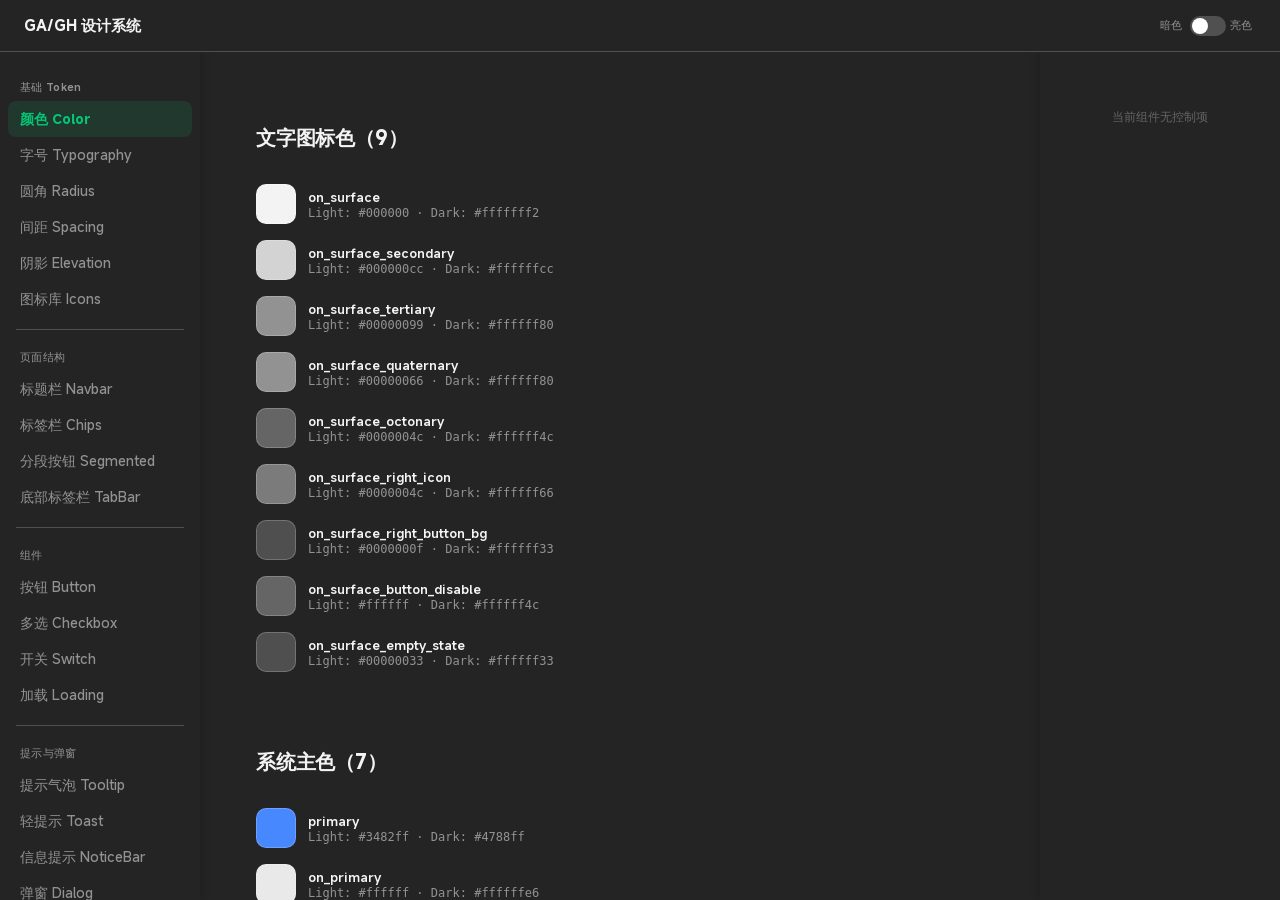
<file: references/设计组件库.html>
<!DOCTYPE html>
<html lang="zh-CN">
<head>
<meta charset="UTF-8">
<meta name="viewport" content="width=device-width, initial-scale=1.0">
<title>GA/GH设计 — 组件预览</title>
<style>
@font-face {
  font-family: 'MiSans Latin VF';
  src: url('MiSans-Latin-VF.ttf') format('truetype');
  font-weight: 1 999;
  font-display: swap;
}
*, *::before, *::after { box-sizing: border-box; margin: 0; padding: 0; }

/* ============================
   主题变量 — HyperOS3 Feature Token + Apple 风格外壳
   ============================ */
:root {
  --surface_pop_window: #242424;
  --surface: #000000;
  --surface_high: #242424;
  --on_surface: #fffffff2;
  --on_surface_secondary: #ffffffcc;
  --on_surface_tertiary: #ffffff80;
  --on_surface_quaternary: #ffffff80;
  --primary: #4788ff;

  /* 按钮 — 映射 Feature Token */
  --btn-on-primary: #ffffffe6;       /* on_primary dark */
  --btn-secondary-bg: #ffffff24;     /* tertiary dark */
  --btn-secondary-text: #ffffffcc;   /* on_surface_secondary dark */
  --btn-secondary-pressed: #ffffff1f;/* container_list_touch dark */
  --btn-disabled-bg: #ffffff14;      /* surface_container dark */
  --btn-disabled-text: #ffffff4c;    /* on_surface_button_disable dark */
  --btn-destructive: #fa4238;        /* error dark */
  --btn-destructive-disabled: #fa42384c; /* error_disable dark */
  --btn-surface-touch: #ffffff24;    /* surface_touch dark */

  /* 遮罩 — mask */
  --mask: #00000099;                 /* mask dark */

  /* 分割线 */
  --outline: #ffffff33;
  /* 文字图标色（补全） */
  --on_surface_octonary: #ffffff4c;
  --on_surface_right_icon: #ffffff66;
  --on_surface_right_button_bg: #ffffff33;
  --on_surface_button_disable: #ffffff4c;
  --on_surface_empty_state: #ffffff33;
  /* 系统主色 */
  --on_primary: #ffffffe6;
  --secondary: #4788ff40;
  --on_secondary: #4788ff;
  --tertiary: #ffffff24;
  --on_tertiary: #ffffffcc;
  --disable_primary: #4788ff4c;
  /* 系统功能色 */
  --caution: #ffa30f;
  --caution_container: #ffa30f38;
  --error: #fa4238;
  --error_container: #fa423838;
  --success: #28d244;
  --success_container: #28d24438;
  /* 线框插图色 */
  --container_illustration_quaternary: #333333;
  --container_illustration_tertiary: #424242;
  --container_illustration_secondary: #565656;
  --container_illustration_primary: #666666;
  /* 背景色（补全） */
  --surface_low: #000000;
  --surface_medium: #242424;
  --surface_highest: #2c2c2c;
  --surface_menubar: #666666;
  /* 元素色 */
  --surface_container: #ffffff14;
  --surface_container_low: #ffffff24;
  --surface_container_medium: #ffffff24;
  --surface_container_high: #ffffff33;
  --container_list: #ffffff24;
  --container_input: #ffffff24;
  --container_list_solid: #4c4c4c;
  --container_notice_bar: #ffffff24;
  /* 系统彩色色板 */
  --red: #fa4238; --deep_orange: #ff6a05; --orange: #f97a1f;
  --apricot_orange: #ffa30f; --yellow: #ffbf0f; --lemon_yellow: #ffdd33;
  --chartreuse: #9fe421; --green: #28d244; --turquoise: #11d097;
  --cyan: #13cdcd; --sky_blue: #36acfc; --blue: #4788ff;
  --purple: #8370ff; --violet: #bd57fa; --magenta: #ee4f9f;
  --gray: #92a1b4; --white: #ffffff; --black: #000000;
  /* 遮罩色（补全） */
  --mask_menu: #00000066;

  /* 阴影 Token */
  --shadow-low: 0px 10px 20px rgba(0,0,0,0.12);
  --shadow-regular: 0px 20px 30px rgba(0,0,0,0.1);
  --shadow-high: 0px 24px 42px rgba(0,0,0,0.2);
  /* shadow-extrahigh: 透明度待确认，暂不定义 */
  --shadow-float: 0px 24px 50px rgba(0,0,0,0.18);

  /* Toast 组件级变量 */
  --toast-bg: #242424;
  --toast-text: rgba(255,255,255,0.6);
}
body.theme-light {
  --surface_pop_window: #f7f7f7;
  --surface: #ffffff;
  --surface_high: #ffffff;
  --on_surface: #000000;
  --on_surface_secondary: #000000cc;
  --on_surface_tertiary: #00000099;
  --on_surface_quaternary: #00000066;
  --primary: #3482ff;

  /* 按钮 — 映射 Feature Token */
  --btn-on-primary: #ffffff;         /* on_primary light */
  --btn-secondary-bg: #0000000f;     /* tertiary light */
  --btn-secondary-text: #000000cc;   /* on_surface_secondary light */
  --btn-secondary-pressed: #0000001f;/* container_list_touch light */
  --btn-disabled-bg: #0000000a;      /* surface_container light */
  --btn-disabled-text: #00000066;    /* on_surface_quaternary light */
  --btn-destructive: #fa382e;        /* error light */
  --btn-destructive-disabled: #fa382e4c; /* error_disable light */
  --btn-surface-touch: #0000001a;    /* surface_touch light */

  /* 遮罩 — mask */
  --mask: #00000033;                 /* mask light */

  /* 分割线 */
  --outline: #0000001a;
  /* 文字图标色（补全） */
  --on_surface_octonary: #0000004c;
  --on_surface_right_icon: #0000004c;
  --on_surface_right_button_bg: #0000000f;
  --on_surface_button_disable: #ffffff;
  --on_surface_empty_state: #00000033;
  /* 系统主色 */
  --on_primary: #ffffff;
  --secondary: #3482ff14;
  --on_secondary: #3482ff;
  --tertiary: #0000000f;
  --on_tertiary: #000000cc;
  --disable_primary: #3482ff4c;
  /* 系统功能色 */
  --caution: #ff9f05;
  --caution_container: #ff9f051a;
  --error: #fa382e;
  --error_container: #fa382e14;
  --success: #1dcd3a;
  --success_container: #1dcd3a1a;
  /* 线框插图色 */
  --container_illustration_quaternary: #e9eaf0;
  --container_illustration_tertiary: #dfe1eb;
  --container_illustration_secondary: #ced2e0;
  --container_illustration_primary: #bec3d8;
  /* 背景色（补全） */
  --surface_low: #f7f7f7;
  --surface_medium: #ffffff;
  --surface_highest: #ffffff;
  --surface_menubar: #ffffff;
  /* 元素色 */
  --surface_container: #0000000a;
  --surface_container_low: #0000000f;
  --surface_container_medium: #00000014;
  --surface_container_high: #0000001a;
  --container_list: #ffffff;
  --container_input: #ffffff;
  --container_list_solid: #ffffff;
  --container_notice_bar: #0000000a;
  /* 系统彩色色板 */
  --red: #fa382e; --deep_orange: #ff612e; --orange: #ff6900;
  --apricot_orange: #ff9f05; --yellow: #ffbb0f; --lemon_yellow: #ffd000;
  --chartreuse: #94e203; --green: #1dcd3a; --turquoise: #0cce94;
  --cyan: #0fcaca; --sky_blue: #29a9ff; --blue: #3482ff;
  --purple: #7767f9; --violet: #b74af7; --magenta: #e74095;
  --gray: #8c9db0; --white: #ffffff; --black: #000000;
  /* 遮罩色（补全） */
  --mask_menu: #00000033;

  /* 阴影 Token */
  --shadow-low: 0px 10px 20px rgba(0,0,0,0.12);
  --shadow-regular: 0px 20px 30px rgba(0,0,0,0.1);
  --shadow-high: 0px 24px 42px rgba(0,0,0,0.2);
  /* shadow-extrahigh: 透明度待确认，暂不定义 */
  --shadow-float: 0px 24px 50px rgba(0,0,0,0.18);

  /* Toast 组件级变量 */
  --toast-bg: #FAFAFA;
  --toast-text: rgba(0,0,0,0.6);
}

/* ============================
   页面布局
   ============================ */
body {
  font-family: "MiSans Latin VF", -apple-system, BlinkMacSystemFont, "SF Pro Text", "Helvetica Neue", sans-serif;
  background: var(--surface);
  color: var(--on_surface_secondary);
  display: flex;
  height: 100vh;
  padding-top: 52px;
  overflow: hidden;
  -webkit-font-smoothing: antialiased;
}

/* 侧边导航 — 毛玻璃效果 */
.sidebar {
  width: 200px;
  background: var(--surface_high);
  backdrop-filter: saturate(180%) blur(20px);
  -webkit-backdrop-filter: saturate(180%) blur(20px);
  box-shadow: 2px 0 8px rgba(0,0,0,0.15);
  padding: 12px 0 0;
  overflow-y: auto;
  flex-shrink: 0;
  display: flex;
  flex-direction: column;
  z-index: 1;
}
.sidebar__title {
  font-size: 20px;
  font-weight: 700;
  letter-spacing: -0.02em;
  padding: 0 20px 20px;
  color: var(--on_surface);
  border-bottom: 1px solid var(--outline);
  margin-bottom: 4px;
}
.sidebar__group {
  padding: 4px 0;
}
.sidebar__group + .sidebar__group::before {
  content: '';
  display: block;
  height: 1px;
  background: var(--outline);
  margin: 4px 16px 8px;
}
.sidebar__group-label {
  font-size: 11px;
  font-weight: 500;
  color: var(--on_surface_quaternary);
  letter-spacing: 0.03em;
  padding: 12px 20px 6px;
}
.sidebar__item {
  display: block;
  width: calc(100% - 16px);
  margin: 0 8px;
  border: none;
  background: none;
  text-align: left;
  font-size: 14px;
  color: var(--on_surface_tertiary);
  padding: 8px 12px;
  border-radius: 8px;
  cursor: pointer;
  transition: all 0.2s ease;
  font-family: inherit;
}
.sidebar__item:hover { background: var(--surface_container); color: var(--on_surface); }
.sidebar__item--active {
  background: rgba(5, 196, 116, 0.12);
  color: #05C474;
  font-weight: 600;
}
.sidebar__item--placeholder {
  color: var(--on_surface_octonary);
  cursor: default;
  opacity: 0.5;
}
.sidebar__item--placeholder:hover { background: none; color: var(--on_surface_octonary); }

/* 内容区 */
.content {
  flex: 1;
  overflow-y: auto;
  padding: 24px 32px;
  background: var(--surface_container_medium);
}
.preview-panel { display: none; }
.preview-panel--active { display: block; padding-top: 24px; }

/* 右侧控制面板 */
.controls-panel {
  width: 240px;
  padding: 16px;
  overflow-y: auto;
  box-shadow: -2px 0 8px rgba(0,0,0,0.15);
  flex-shrink: 0;
  background: var(--surface_high);
  backdrop-filter: saturate(180%) blur(20px);
  -webkit-backdrop-filter: saturate(180%) blur(20px);
  z-index: 1;
}
.controls-panel:empty::after {
  content: '当前组件无控制项';
  display: block;
  color: var(--on_surface_octonary);
  font-size: 12px;
  text-align: center;
  padding-top: 40px;
}
/* Figma 风格控制器行 */
.ctrl-row { display: flex; align-items: center; justify-content: space-between; padding: 8px 0; }
.ctrl-row + .ctrl-row { margin-top: 4px; }
.ctrl-label { font-size: 13px; color: var(--on_surface_tertiary); flex-shrink: 0; }
.ctrl-select { appearance: none; background: var(--surface_container); border: 1px solid var(--outline); border-radius: 6px; padding: 6px 28px 6px 10px; font-size: 13px; color: var(--on_surface_secondary); cursor: pointer; background-image: url("data:image/svg+xml,%3Csvg width='10' height='6' viewBox='0 0 10 6' fill='none' xmlns='http://www.w3.org/2000/svg'%3E%3Cpath d='M1 1l4 4 4-4' stroke='%23999' stroke-width='1.5' stroke-linecap='round'/%3E%3C/svg%3E"); background-repeat: no-repeat; background-position: right 8px center; width: 120px; overflow: hidden; text-overflow: ellipsis; white-space: nowrap; }
.ctrl-toggle { position: relative; width: 36px; height: 20px; border-radius: 10px; background: var(--surface_container_high); cursor: pointer; transition: background 0.2s; flex-shrink: 0; }
.ctrl-toggle::after { content: ''; position: absolute; top: 2px; left: 2px; width: 16px; height: 16px; border-radius: 50%; background: var(--white); transition: transform 0.2s; }
.ctrl-toggle--on { background: var(--primary); }
.ctrl-toggle--on::after { transform: translateX(16px); }
.ctrl-code-ref { text-decoration: none; cursor: pointer; color: var(--on_surface_tertiary); }
.ctrl-code-ref svg { flex-shrink: 0; }
.code-modal { display:none; position:fixed; inset:0; z-index:9999; background:var(--mask); justify-content:center; align-items:center; }
.code-modal--open { display:flex; }
.code-modal__box { width:680px; max-width:90vw; height:80vh; background:var(--surface_high); border-radius:16px; overflow:hidden; display:flex; flex-direction:column; box-shadow:0 24px 50px rgba(0,0,0,0.3); }
.code-modal__header { display:flex; align-items:center; justify-content:space-between; padding:12px 16px; border-bottom:1px solid var(--outline); flex-shrink:0; }
.code-modal__title { font-size:14px; color:var(--on_surface); font-weight:500; }
.code-modal__footer { display:flex; align-items:center; gap:8px; padding:8px 16px; border-top:1px solid var(--outline); flex-shrink:0; }
.code-modal__footer span:first-child { flex:1; min-width:0; overflow:hidden; text-overflow:ellipsis; white-space:nowrap; }
.code-modal__close { width:28px; height:28px; display:flex; align-items:center; justify-content:center; cursor:pointer; border-radius:6px; color:var(--on_surface_tertiary); }
.code-modal__close:hover { background:var(--surface_container); }
.code-modal__body { flex:1; overflow:hidden; }
.code-modal__body iframe { width:100%; height:100%; border:none; background:#1e1e1e; }

/* 通用演示样式 */
.demo-section {
  padding: 24px;
  margin-bottom: 20px;
}
#noticebar-preview .demo-section { padding: 12px 24px; margin-bottom: 8px; }
.demo-section h2 {
  font-size: 20px;
  font-weight: 600;
  letter-spacing: -0.01em;
  margin-bottom: 24px;
  color: var(--on_surface);
}
.demo-section h3 {
  font-size: 14px;
  color: var(--on_surface_quaternary);
  margin: 24px 0 16px;
  font-weight: 500;
}

/* 状态网格（BaseButton 用） */
.grid {
  display: grid;
  grid-template-columns: 80px 1fr 1fr 1fr;
  gap: 12px;
  align-items: center;
}
.grid__header { font-size: 12px; color: var(--on_surface_quaternary); font-weight: 500; text-align: center; }
.grid__label { font-size: 13px; color: var(--on_surface_tertiary); }
.grid__cell { display: flex; justify-content: center; }
.group-demo { max-width: 336px; margin-top: 12px; }

/* 状态网格（InstallButton 用） */
.state-grid {
  display: grid;
  grid-template-columns: 100px 1fr 1fr 1fr 1fr;
  gap: 12px;
  align-items: center;
}
.state-grid__header { font-size: 12px; color: var(--on_surface_quaternary); font-weight: 500; text-align: center; }
.state-grid__label { font-size: 13px; color: var(--on_surface_tertiary); }
.state-grid__cell { display: flex; justify-content: center; }

/* 交互演示 */
.demo-interactive { display: flex; flex-direction: column; gap: 20px; align-items: center; }
.demo-row { display: flex; gap: 16px; align-items: flex-start; }
.demo-status { font-size: 14px; color: var(--on_surface_quaternary); text-align: center; }
.demo-hint { font-size: 12px; color: var(--on_surface_octonary); text-align: center; }

/* 占位 */
.placeholder {
  text-align: center;
  padding: 80px 0;
  color: #CCC;
  font-size: 16px;
}

/* ============================
   BaseButton 组件样式
   ============================ */
:root {
  --bb-primary: #05C474;
  --bb-primary-rgb: 5, 196, 116;
  --bb-danger: #FA382E;
  --bb-danger-rgb: 250, 56, 46;
  --bb-white: #FFFFFF;
  --bb-black-rgb: 0, 0, 0;
  --ib-primary: #05C474;
  --ib-primary-rgb: 5, 196, 116;
  --ib-white: #FFFFFF;
  --ib-black-rgb: 0, 0, 0;
}

.base-btn {
  position: relative;
  display: inline-flex;
  align-items: center;
  justify-content: center;
  border: none;
  cursor: pointer;
  overflow: hidden;
  user-select: none;
  -webkit-tap-highlight-color: transparent;
  font-family: -apple-system, "MiSans", "Helvetica Neue", sans-serif;
  flex-shrink: 0;
  outline: none;
  white-space: nowrap;
}
.base-btn::after {
  content: '';
  position: absolute;
  inset: 0;
  z-index: 10;
  opacity: 0;
  pointer-events: none;
  transition: opacity 0.1s;
  border-radius: inherit;
}
.base-btn:active::after,
.base-btn[data-state="pressed"]::after { opacity: 1; }
.base-btn--primary::after { background: var(--btn-surface-touch); }
.base-btn--secondary::after,
.base-btn--destructive::after { background: var(--btn-secondary-pressed); }
.base-btn[data-state="disabled"]::after { display: none; }
.base-btn[data-state="disabled"] { cursor: not-allowed; }

.base-btn--large { width: 100%; height: 50px; border-radius: 16px; padding: 8px 20px; font-size: 17px; font-weight: 380; }
.base-btn--medium { height: 36px; border-radius: 999px; padding: 8px 20px; font-size: 14px; font-weight: 380; }
.base-btn--small { height: 32px; border-radius: 999px; padding: 0 12px; font-size: 14px; font-weight: 500; }
.base-btn--mini { height: 28px; border-radius: 999px; padding: 4px 12px; font-size: 13px; font-weight: 330; }

.base-btn--primary { background: var(--bb-primary); color: var(--btn-on-primary); }
.base-btn--secondary { background: var(--btn-secondary-bg); color: var(--btn-secondary-text); }
.base-btn--secondary[data-state="disabled"] { background: var(--btn-disabled-bg); color: var(--btn-disabled-text); }
.base-btn--small.base-btn--secondary { background: rgba(var(--bb-primary-rgb), 0.1); color: var(--bb-primary); }
.base-btn--small.base-btn--secondary[data-state="pressed"] { background: rgba(var(--bb-primary-rgb), 0.16); }
.base-btn--small.base-btn--secondary[data-state="disabled"] { background: var(--btn-disabled-bg); color: var(--btn-disabled-text); }
.base-btn--destructive { background: var(--btn-secondary-bg); color: var(--btn-destructive); }
.base-btn--destructive[data-state="disabled"] { background: var(--btn-disabled-bg); color: var(--btn-destructive-disabled); }
.base-btn-group { display: flex; gap: 12px; }
.base-btn-group--vertical { flex-direction: column; }
.base-btn-group--horizontal { flex-direction: row; }
.base-btn-group--horizontal .base-btn { flex: 1; }

/* ============================
   InstallButton 组件样式
   ============================ */
.install-btn {
  position: relative;
  display: inline-flex;
  align-items: center;
  justify-content: center;
  border: none;
  cursor: pointer;
  overflow: hidden;
  user-select: none;
  -webkit-tap-highlight-color: transparent;
  font-family: -apple-system, "MiSans", "Helvetica Neue", sans-serif;
  flex-shrink: 0;
  outline: none;
  box-sizing: border-box;
  vertical-align: top;
}
.install-btn::after {
  content: '';
  position: absolute;
  inset: 0;
  background: var(--btn-surface-touch);
  z-index: 10;
  opacity: 0;
  pointer-events: none;
  transition: opacity 0.1s;
  border-radius: inherit;
}
.install-btn:active::after,
.install-btn[data-state="pressed"]::after { opacity: 1; }

.install-btn--large { width: 100%; height: 50px; border-radius: 16px; padding: 8px 20px; gap: 4px; font-size: 17px; font-weight: 380; }
.install-btn--medium { width: 100%; height: 44px; border-radius: 16px; padding: 8px 20px; gap: 4px; font-size: 16px; font-weight: 380; }
.install-btn--small { width: 54px; height: 28px; border-radius: 999px; padding: 0 8px; font-size: 14px; font-weight: 500; }
.install-btn--icon { height: 28px; width: 54px; border-radius: 999px; padding: 0 8px; font-size: 14px; font-weight: 500; }

.install-btn__label { position: relative; z-index: 2; white-space: nowrap; line-height: 1; }
.install-btn__icon { position: relative; z-index: 2; width: 20px; height: 20px; display: flex; align-items: center; justify-content: center; }
.install-btn__icon svg { width: 20px; height: 20px; }
.install-btn__progress-bar { position: absolute; left: 0; top: 0; height: 100%; width: 0%; z-index: 1; background: var(--ib-primary); transition: width 0.15s linear; }
.install-btn__dl-clip { position: absolute; left: 0; top: 0; height: 100%; width: 0%; overflow: hidden; z-index: 3; transition: width 0.15s linear; }
.install-btn__dl-top { position: absolute; top: 0; left: 0; height: 100%; display: flex; align-items: center; justify-content: center; white-space: nowrap; line-height: 1; color: var(--btn-on-primary); }
.install-btn__stripes { position: absolute; inset: 0; display: flex; z-index: 1; overflow: hidden; border-radius: inherit; }
.install-btn__stripe { flex: 1; height: 100%; transition: background-color 0.15s; }
@keyframes ib-spin { to { transform: rotate(360deg); } }
.install-btn__icon--spinning svg { animation: ib-spin 0.8s linear infinite; }

/* InstallButton 实色主色底状态 → on_primary 文字 */
.install-btn--large[data-state="enabled"],
.install-btn--medium[data-state="enabled"],
.install-btn--large[data-state="pressed"],
.install-btn--medium[data-state="pressed"] { background: var(--ib-primary); color: var(--btn-on-primary); }
.install-btn[data-state="installing"] { background: var(--ib-primary); color: var(--btn-on-primary); }
.install-btn[data-state="open"] { background: var(--ib-primary); color: var(--btn-on-primary); }
.install-btn--large[data-state="update"],
.install-btn--medium[data-state="update"] { background: var(--ib-primary); color: var(--btn-on-primary); }

/* InstallButton 浅主色底状态 → 主色文字 */
.install-btn--small[data-state="enabled"] { background: rgba(var(--ib-primary-rgb), 0.1); color: var(--ib-primary); }
.install-btn--small[data-state="pressed"] { background: rgba(var(--ib-primary-rgb), 0.16); color: var(--ib-primary); }
.install-btn--icon[data-state="enabled"] { background: rgba(var(--ib-primary-rgb), 0.1); color: var(--ib-primary); }
.install-btn--icon[data-state="pressed"] { background: rgba(var(--ib-primary-rgb), 0.16); color: var(--ib-primary); }
.install-btn--small[data-state="connecting"],
.install-btn--icon[data-state="connecting"] { background: rgba(var(--ib-primary-rgb), 0.1); color: var(--ib-primary); }
.install-btn--small[data-state="downloading"],
.install-btn--icon[data-state="downloading"] { background: rgba(var(--ib-primary-rgb), 0.1); color: var(--ib-primary); }
.install-btn--small[data-state="resume"],
.install-btn--icon[data-state="resume"] { background: rgba(var(--ib-primary-rgb), 0.1); color: var(--ib-primary); }
.install-btn--small[data-state="update"],
.install-btn--icon[data-state="update"] { background: rgba(var(--ib-primary-rgb), 0.1); color: var(--ib-primary); }

/* InstallButton 灰底状态 → secondary bg + 主色文字 */
.install-btn--large[data-state="connecting"],
.install-btn--medium[data-state="connecting"] { background: var(--btn-secondary-bg); color: var(--ib-primary); }
.install-btn--large[data-state="downloading"],
.install-btn--medium[data-state="downloading"] { background: var(--btn-secondary-bg); color: var(--ib-primary); }
.install-btn--large[data-state="resume"],
.install-btn--medium[data-state="resume"] { background: var(--btn-secondary-bg); color: var(--ib-primary); }

/* InstallButton Disabled → 用 Feature Token 禁用色 */
.install-btn--large[data-state="disabled"],
.install-btn--medium[data-state="disabled"] { background: var(--btn-secondary-bg); color: var(--btn-disabled-text); cursor: not-allowed; }
.install-btn--small[data-state="disabled"] { background: var(--btn-disabled-bg); color: var(--btn-disabled-text); cursor: not-allowed; }
.install-btn--icon[data-state="disabled"] { background: var(--btn-disabled-bg); color: var(--btn-disabled-text); cursor: not-allowed; }
.install-btn[data-state="disabled"]::after { display: none; }

/* ============================
   CustomButton 组件样式
   ============================ */

/* PostButton */
.post-btn-container {
  display: inline-flex;
  flex-direction: column;
  align-items: center;
  cursor: pointer;
  transition: transform 0.15s;
}
.post-btn-container:active {
  transform: scale(0.95);
}
.post-btn-container__avatar {
  margin-bottom: -20px;
  z-index: 1;
  pointer-events: none;
}
.post-btn-container__btn {
  position: relative;
  display: inline-flex;
  align-items: center;
  justify-content: center;
  width: 128px;
  height: 46px;
  border-radius: 23px;
  border: 1px solid rgba(0,0,0,0.08);
  background: linear-gradient(180deg, #FFDC21 0%, #FFEF98 100%);
  gap: 4px;
  cursor: pointer;
  outline: none;
  font-family: inherit;
  overflow: hidden;
  box-shadow: 0 24px 60px rgba(0,0,0,0.08), 0 0 40px rgba(0,0,0,0.06);
}
.post-btn-container__btn::after {
  content: '';
  position: absolute;
  inset: 0;
  background: rgba(0,0,0,0.1);
  opacity: 0;
  pointer-events: none;
  border-radius: inherit;
  transition: opacity 0.1s;
}
.post-btn-container:active .post-btn-container__btn::after {
  opacity: 1;
}
.post-btn-container__plus {
  font-size: 15px;
  font-weight: 500;
  color: #000;
}
.post-btn-container__text {
  font-size: 16px;
  font-weight: 450;
  color: #000;
}

/* SpeedUp */
.speedup-btn {
  position: relative;
  display: inline-flex;
  align-items: center;
  justify-content: center;
  gap: 4px;
  height: 36px;
  border-radius: 999px;
  padding: 9px 12px;
  border: none;
  cursor: pointer;
  background: #FFE249;
  color: #000;
  font-family: inherit;
  font-size: 14px;
  font-weight: 450;
  overflow: hidden;
  outline: none;
}
.speedup-btn::after {
  content: '';
  position: absolute;
  inset: 0;
  background: rgba(0,0,0,0.1);
  opacity: 0;
  pointer-events: none;
  border-radius: inherit;
  transition: opacity 0.1s;
}
.speedup-btn:active::after,
.speedup-btn[data-state="pressed"]::after { opacity: 1; }
.speedup-btn[data-state="disabled"] { opacity: 0.4; cursor: not-allowed; }
.speedup-btn[data-state="disabled"]::after { display: none; }
.speedup-btn svg { width: 12px; height: 18px; flex-shrink: 0; }

/* VideoControls */
.video-ctrl {
  position: relative;
  display: inline-flex;
  align-items: center;
  justify-content: center;
  width: 38px;
  height: 28px;
  border-radius: 8px;
  border: none;
  cursor: pointer;
  background: rgba(0,0,0,0.8);
  padding: 1px 6px;
  outline: none;
  overflow: hidden;
}
.video-ctrl::after {
  content: '';
  position: absolute;
  inset: 0;
  background: rgba(0,0,0,0.1);
  opacity: 0;
  pointer-events: none;
  border-radius: inherit;
  transition: opacity 0.1s;
}
.video-ctrl:active::after { opacity: 1; }
.video-ctrl svg { width: 26px; height: 26px; }

/* PlayButton large */
.play-btn-lg {
  display: inline-flex;
  align-items: center;
  justify-content: center;
  width: 40px;
  height: 40px;
  border: none;
  cursor: pointer;
  background: transparent;
  padding: 0;
  outline: none;
  filter: drop-shadow(0px 3px 12px rgba(0,0,0,0.1));
}
.play-btn-lg svg { width: 40px; height: 40px; }
.play-btn-lg-wrap {
  display: inline-flex;
  align-items: center;
  justify-content: center;
  width: 64px;
  height: 64px;
  background: rgba(0,0,0,0.6);
  border-radius: 16px;
}

/* ReservationButton */
.reservation-btn {
  position: relative;
  display: inline-flex;
  align-items: center;
  justify-content: center;
  width: 54px;
  height: 28px;
  border-radius: 999px;
  border: none;
  cursor: pointer;
  padding: 0 8px;
  overflow: hidden;
  outline: none;
}
.reservation-btn::after {
  content: '';
  position: absolute;
  inset: 0;
  background: rgba(0,0,0,0.1);
  opacity: 0;
  pointer-events: none;
  border-radius: inherit;
  transition: opacity 0.1s;
}
.reservation-btn:active::after,
.reservation-btn[data-state="pressed"]::after { opacity: 1; }
.reservation-btn--not-reserved { background: rgba(var(--ib-primary-rgb), 0.1); color: var(--ib-primary); }
.reservation-btn--not-reserved[data-state="pressed"] { background: rgba(var(--ib-primary-rgb), 0.16); }
.reservation-btn--reserved { background: var(--ib-primary); color: #000; }
.reservation-btn svg { width: 20px; height: 20px; }

/* 状态标签 */
.state-label {
  font-size: 12px;
  color: var(--on_surface_quaternary);
  text-align: center;
  margin-top: 6px;
}

/* 标题栏控制面板 */
.tb-pill {
  padding: 4px 12px;
  border-radius: 999px;
  border: 1px solid var(--outline);
  background: transparent;
  color: var(--on_surface_quaternary);
  font-size: 12px;
  cursor: pointer;
  transition: all 0.15s;
}
.tb-pill--active {
  background: var(--on_surface);
  color: var(--surface);
  border-color: var(--on_surface);
}

/* 页面结构预览 */
.phone-frame {
  width: 392px;
  max-width: 100%;
  border-radius: 24px;
  overflow: hidden;
  border: 1px solid var(--outline);
  margin-bottom: 16px;
  box-shadow: 0 2px 12px rgba(0,0,0,0.15);
}
.statusbar {
  display: flex;
  align-items: center;
  justify-content: space-between;
  height: 46px;
  padding: 0 31px;
  font-size: 14px;
  font-weight: 500;
}
.statusbar--light { background: #fff; color: #000; }
.statusbar--dark { background: #000; color: #fff; }
.statusbar__time { font-size: 15px; font-weight: 600; }
.statusbar__icons { display: flex; gap: 6px; align-items: center; font-size: 12px; }
.navbar-demo {
  display: flex;
  flex-direction: column;
}
.navbar-topbar {
  display: flex;
  align-items: center;
  justify-content: space-between;
  height: 56px;
  padding: 6px 12px;
  gap: 48px;
}
.navbar-icon {
  width: 44px;
  height: 44px;
  display: flex;
  align-items: center;
  justify-content: center;
  cursor: pointer;
  border-radius: 999px;
  background: transparent;
  color: var(--on_surface);
  transition: background 0.2s, box-shadow 0.3s;
}
.navbar-icon:active:not(.glass-btn) { opacity: 0.6; }
.navbar-icon svg { width: 40px; height: 40px; }
.glass-btn {
  position: relative;
  display: flex;
  align-items: center;
  justify-content: center;
  border-radius: 1000px;
  background: rgba(31,31,31,0.5);
  backdrop-filter: blur(12px);
  -webkit-backdrop-filter: blur(12px);
  border: none;
  box-shadow:
    inset 2px 2px 3px rgba(255,255,255,0.1),
    inset -2px -2px 4px rgba(255,255,255,0.1);
  color: var(--on_surface);
  cursor: pointer;
  transition: background 0.3s, box-shadow 0.3s, backdrop-filter 0.3s;
}
body.theme-light .glass-btn {
  background: rgba(229,229,229,0.5);
}
.glass-btn--entering {
  background: transparent !important;
  box-shadow: none !important;
  backdrop-filter: blur(0) !important;
  -webkit-backdrop-filter: blur(0) !important;
}
.glass-btn::before {
  content: '';
  position: absolute;
  inset: 0;
  border-radius: inherit;
  border: 0.8px solid transparent;
  background: linear-gradient(135deg,
    rgba(255,255,255,0.5) 0%,
    rgba(255,255,255,0.1) 40%,
    rgba(255,255,255,0.1) 60%,
    rgba(255,255,255,0.5) 100%) border-box;
  -webkit-mask: linear-gradient(#fff 0 0) padding-box, linear-gradient(#fff 0 0) border-box;
  -webkit-mask-composite: xor;
  mask: linear-gradient(#fff 0 0) padding-box, linear-gradient(#fff 0 0) border-box;
  mask-composite: exclude;
  pointer-events: none;
  z-index: 1;
  transition: opacity 0.3s;
}
.glass-btn--entering::before { opacity: 0 !important; }
.glass-btn::after {
  content: '';
  position: absolute;
  inset: 0;
  border-radius: inherit;
  background: transparent;
  pointer-events: none;
  transition: background 0.15s;
}
.glass-btn:active::after { background: rgba(0,0,0,0.15); }
.navbar-icons-right, .navbar-icons-left { display: flex; gap: 8px; }
.navbar-title-area { padding: 8px 28px 10px; }
.navbar-title-lg { font-size: 32px; font-weight: 330; }
.navbar-title-sub { font-size: 14px; font-weight: 380; color: var(--on_surface_tertiary); margin-top: 2px; }
/* 中标题Q18 */
.navbar-md-q18 {
  display: flex;
  align-items: center;
  justify-content: space-between;
  height: 56px;
  padding: 6px 12px 6px 28px;
}
.navbar-md-q18__title { font-size: 26px; font-weight: 380; }
.navbar-md-q18__subtitle { font-size: 13px; font-weight: 380; color: var(--on_surface_tertiary); }
/* 中标题二级页 */
.navbar-md-sub {
  display: flex;
  align-items: center;
  height: 56px;
  padding: 6px 12px;
  gap: 12px;
}
.navbar-md-sub__title { font-size: 26px; font-weight: 380; flex: 1; }
.navbar-md-sub__subtitle { font-size: 13px; font-weight: 380; color: var(--on_surface_tertiary); }
/* 小标题 */
.navbar-sm {
  position: relative;
  display: flex;
  align-items: center;
  justify-content: space-between;
  height: 56px;
  padding: 6px 12px;
}
.navbar-sm__title-group {
  position: absolute;
  inset: 0;
  display: flex;
  flex-direction: column;
  align-items: center;
  justify-content: center;
  pointer-events: none;
  z-index: 0;
}
.navbar-sm__title {
  font-size: 18px;
  font-weight: 380;
  color: var(--on_surface);
}
.navbar-sm__left, .navbar-sm__right { display: flex; gap: 8px; }
.navbar-sm__title-main { font-size: 18px; font-weight: 380; }
.navbar-sm__subtitle { font-size: 14px; font-weight: 380; color: var(--on_surface_tertiary); }
/* 小标题可点击 */
.navbar-sm-click {
  display: flex;
  align-items: center;
  justify-content: space-between;
  height: 56px;
  padding: 6px 12px;
  gap: 8px;
}
.navbar-sm-click__pill {
  display: flex;
  align-items: center;
  justify-content: center;
  padding: 0 24px;
  height: 44px;
  border-radius: 1000px;
  background: rgba(116,116,116,0.12);
  font-size: 14px;
  font-weight: 380;
  color: var(--on_surface_tertiary);
  cursor: pointer;
}
.skeleton-content { padding: 20px; }
.skeleton-block {
  background: var(--btn-secondary-bg);
  border-radius: 16px;
  margin-bottom: 12px;
}

/* 底 Tab 栏组件 */
.tab-bar {
  display: flex;
  align-items: center;
  width: 392px;
  height: 81px;
  padding: 0 8px 16px;
  background: linear-gradient(rgba(0,0,0,0.32), rgba(0,0,0,0.32)), linear-gradient(rgba(0,0,0,0.46), rgba(0,0,0,0.46));
  backdrop-filter: blur(70px);
  -webkit-backdrop-filter: blur(70px);
  position: relative;
}
.tab-bar::before {
  content: '';
  position: absolute;
  top: 0;
  left: 0;
  right: 0;
  height: 0.5px;
  background: rgba(255,255,255,0.15);
}
body.theme-light .tab-bar {
  background: linear-gradient(rgba(247,247,247,0.7), rgba(247,247,247,0.7)), linear-gradient(rgba(249,249,249,0.2), rgba(249,249,249,0.2));
}
body.theme-light .tab-bar::before {
  background: rgba(0,0,0,0.1);
}
.tab-bar__item {
  display: flex;
  flex-direction: column;
  align-items: center;
  justify-content: center;
  gap: 2px;
  flex: 1;
  height: 44px;
  cursor: pointer;
  color: var(--on_surface_quaternary);
  transition: color 0.2s;
  border: none;
  background: none;
  font-family: inherit;
  padding: 0;
  outline: none;
}
.tab-bar__item--active { color: #FF6900; }
.tab-bar__item:active .tab-bar__icon { transform: scale(0.85); }
.tab-bar__icon { width: 28px; height: 28px; display: flex; align-items: center; justify-content: center; position: relative; transition: transform 0.15s ease; }
.tab-bar__icon svg { width: 28px; height: 28px; }
.tab-bar__label { font-size: 11px; font-weight: 380; }
.tab-bar__badge {
  position: absolute;
  top: -4px;
  right: -8px;
  min-width: 16px;
  height: 16px;
  border-radius: 999px;
  background: #FA382E;
  color: #fff;
  font-size: 10px;
  font-weight: 600;
  display: flex;
  align-items: center;
  justify-content: center;
  padding: 0 4px;
}

/* 系统小白条 */
.homebar {
  width: 392px;
  height: 16px;
  display: flex;
  align-items: center;
  justify-content: center;
  background: transparent;
}
.homebar__line {
  width: 152px;
  height: 4px;
  border-radius: 4px;
  background: rgba(255,255,255,0.7);
}
body.theme-light .homebar__line {
  background: rgba(0,0,0,0.8);
}

/* 状态栏 SVG 容器 */
.statusbar-svg {
  width: 392px;
  height: 46px;
  display: flex;
  align-items: center;
  justify-content: center;
}
.statusbar-svg svg { width: 100%; height: 100%; }

/* 图标库预览 */
.icon-card {
  display: flex;
  flex-direction: column;
  align-items: center;
  gap: 8px;
  width: 80px;
}
.icon-card__box {
  width: 56px;
  height: 56px;
  display: flex;
  align-items: center;
  justify-content: center;
  background: var(--surface_container);
  border: 1px solid var(--outline);
  border-radius: 14px;
  color: var(--on_surface);
  cursor: pointer;
  transition: all 0.2s ease;
}
.icon-card__box:hover { background: rgba(255,255,255,0.1); transform: scale(1.05); }
.icon-card__box:active { transform: scale(0.95); }
.icon-card__box svg { width: 32px; height: 32px; }
.icon-card__name { font-size: 11px; color: var(--on_surface_quaternary); text-align: center; word-break: break-all; line-height: 1.3; }

/* 按钮内部 Tab */
.btn-tab {
  padding: 10px 20px;
  border: none;
  background: none;
  font-family: inherit;
  font-size: 14px;
  font-weight: 500;
  color: var(--on_surface_quaternary);
  cursor: pointer;
  border-bottom: 2px solid transparent;
  transition: all 0.2s;
}
.btn-tab:hover { color: var(--on_surface); }
.btn-tab--active {
  color: var(--on_surface);
  border-bottom-color: var(--ib-primary);
}
.btn-tab-panel { }
.btn-tab-panel--active { display: block; }

/* Tooltip 组件 */
.tooltip {
  position: fixed;
  z-index: 1000;
  animation: tooltip-in 0.2s ease;
}
.tooltip--out {
  animation: tooltip-out 0.15s ease forwards;
}
@keyframes tooltip-in {
  from { opacity: 0; transform: scale(0.4); }
  to { opacity: 1; transform: scale(1); }
}
@keyframes tooltip-out {
  from { opacity: 1; transform: scale(1); }
  to { opacity: 0; transform: scale(0.4); }
}

/* 缩放起点：箭头方向 */
.tooltip--top { transform-origin: bottom center; }
.tooltip--top-left { transform-origin: bottom left; }
.tooltip--top-center { transform-origin: bottom center; }
.tooltip--top-right { transform-origin: bottom right; }
.tooltip--bottom { transform-origin: top center; }
.tooltip--bottom-left { transform-origin: top left; }
.tooltip--bottom-center { transform-origin: top center; }
.tooltip--bottom-right { transform-origin: top right; }
.tooltip--left-center { transform-origin: center right; }
.tooltip--right-center { transform-origin: center left; }
.tooltip__body {
  position: relative;
  background: var(--surface);
  border-radius: 12px;
  padding: 15px 14px;
  font-size: 14px;
  font-weight: 330;
  color: var(--on_surface_tertiary);
  box-shadow: 0 4px 24px rgba(0,0,0,0.12), 0 0 1px rgba(0,0,0,0.08);
  white-space: nowrap;
}
.tooltip__arrow {
  position: absolute;
  color: var(--surface);
  line-height: 0;
}
.tooltip__arrow svg { display: block; width: 28px; height: 10px; }

/* 上方气泡：箭头在底部朝下 */
.tooltip--top .tooltip__arrow { bottom: -9px; }
.tooltip--top .tooltip__arrow svg { transform: rotate(180deg); }
.tooltip--top-left .tooltip__arrow { left: 16px; }
.tooltip--top-center .tooltip__arrow { left: 50%; margin-left: -14px; }
.tooltip--top-right .tooltip__arrow { right: 16px; }

/* 下方气泡：箭头在顶部朝上 */
.tooltip--bottom .tooltip__arrow { top: -9px; }
.tooltip--bottom-left .tooltip__arrow { left: 16px; }
.tooltip--bottom-center .tooltip__arrow { left: 50%; margin-left: -14px; }
.tooltip--bottom-right .tooltip__arrow { right: 16px; }

/* 左侧气泡：箭头在右侧朝右 */
.tooltip--left-center .tooltip__arrow { right: -18px; top: 50%; margin-top: -14px; }
.tooltip--left-center .tooltip__arrow svg { transform: rotate(90deg); width: 28px; height: 28px; }

/* 右侧气泡：箭头在左侧朝左 */
.tooltip--right-center .tooltip__arrow { left: -18px; top: 50%; margin-top: -14px; }
.tooltip--right-center .tooltip__arrow svg { transform: rotate(-90deg); width: 28px; height: 28px; }

/* Tooltip 演示按钮 */
.tooltip-trigger {
  padding: 8px 16px;
  border-radius: 8px;
  border: 1px solid var(--outline);
  background: var(--surface_container);
  color: var(--on_surface);
  font-size: 13px;
  font-family: inherit;
  cursor: pointer;
}
.tooltip-trigger:hover { background: rgba(255,255,255,0.08); }

/* Toast 轻提示 */
.toast-demo-area {
  position: relative;
  width: 352px;
  height: 200px;
  background: var(--surface);
  border-radius: 20px;
  border: 1px solid var(--outline);
  overflow: hidden;
  display: flex;
  align-items: flex-end;
  justify-content: center;
  padding-bottom: 40px;
}
.toast-demo-area .toast {
  position: relative;
  bottom: auto;
  left: auto;
  transform: none;
  opacity: 1;
  pointer-events: none;
}
.toast__bg {
  display: flex;
  flex-direction: row;
  align-items: center;
  justify-content: center;
  padding: 15.5px 20px;
  background: var(--toast-bg);
  border: 0.34px solid var(--outline);
  border-radius: 20px;
  box-shadow: 0px 18px 36px rgba(0, 0, 0, 0.1);
}
.toast--with-icon .toast__bg {
  padding: 13px 20px;
  gap: 10px;
}
.toast__icon {
  width: 24px;
  height: 24px;
  flex-shrink: 0;
  color: var(--toast-text);
  display: flex;
  align-items: center;
  justify-content: center;
}
.toast__icon svg { width: 24px; height: 24px; }
.toast__text {
  font-size: 14px;
  font-weight: 380;
  color: var(--toast-text);
  text-align: center;
  line-height: 1.4;
}
.toast--multiline .toast__text {
  text-align: left;
  max-width: 244px;
}
.toast-trigger {
  padding: 8px 16px;
  border-radius: 8px;
  border: 1px solid var(--outline);
  background: var(--surface_container);
  color: var(--on_surface_secondary);
  font-size: 13px;
  font-family: inherit;
  cursor: pointer;
}
.toast-trigger:hover { background: rgba(255,255,255,0.08); }

/* NoticeBar 信息提示 */
.notice-bar {
  display: flex;
  flex-direction: row;
  align-items: center;
  padding: 12px 16px;
  border-radius: 20px;
  gap: 8px;
}
.notice-bar--gray { background: var(--container_notice_bar); color: var(--on_surface_tertiary); }
.notice-bar--yellow { background: var(--caution_container); color: var(--caution); }
.notice-bar--red { background: var(--error_container); color: var(--error); }
.notice-bar--blue { background: var(--secondary); color: var(--primary); }
.notice-bar__icon {
  width: 20px; height: 20px; flex-shrink: 0;
  display: flex; align-items: center; justify-content: center; color: inherit;
}
.notice-bar__icon svg { width: 20px; height: 20px; }
.notice-bar__text {
  flex: 1; font-size: 14px; font-weight: 330; color: inherit; line-height: 1.4;
}
.notice-bar__trailing {
  width: 20px; height: 20px; flex-shrink: 0;
  display: flex; align-items: center; justify-content: center;
  color: inherit; cursor: pointer; border: none; background: none; padding: 0;
}
.notice-bar__trailing svg { width: 20px; height: 20px; }
.notice-bar--detail { cursor: pointer; }
.notice-bar--detail:active { opacity: 0.7; }
.notice-bar--close .notice-bar__trailing:active { opacity: 0.5; }
.notice-bar--hiding {
  opacity: 0; max-height: 0; padding-top: 0; padding-bottom: 0; margin: 0; overflow: hidden;
  transition: opacity 0.2s ease, max-height 0.3s ease 0.1s, padding 0.3s ease 0.1s;
}

/* Loading 加载 */
@keyframes loading-spin { from { transform: rotate(0deg); } to { transform: rotate(360deg); } }
.loading-icon {
  display: flex; flex-direction: column; align-items: center; gap: 8px;
  color: var(--on_surface_secondary);
}
.loading-icon--disabled { color: var(--on_surface_octonary); }
.loading-icon__spinner {
  display: flex; align-items: center; justify-content: center;
  animation: loading-spin 1s linear infinite;
}
.loading-icon__spinner svg { width: 24px; height: 24px; }
.loading-icon--small .loading-icon__spinner svg { width: 20px; height: 20px; }
.loading-icon__text { font-size: 16px; font-weight: 380; color: inherit; }
.loading-icon--small .loading-icon__text { font-size: 14px; }
.loading-toast-overlay {
  position: fixed; inset: 0; z-index: 900;
  display: flex; align-items: center; justify-content: center; background: var(--mask);
}
.loading-toast {
  display: flex; flex-direction: column; align-items: center; padding: 20px;
  background: var(--surface); border-radius: 24px;
  box-shadow: 0px 36px 80px rgba(0,0,0,0.08), 0px 0px 60px rgba(0,0,0,0.06);
}
.loading-toast .loading-icon { color: var(--on_surface_secondary); }

/* 颜色预览 */
.color-swatch {
  display: flex;
  align-items: center;
  gap: 12px;
  padding: 8px 0;
  
}
.color-swatch__chip {
  width: 40px;
  height: 40px;
  border-radius: 10px;
  flex-shrink: 0;
  border: 1px solid var(--outline);
}
.color-swatch__info { flex: 1; }
.color-swatch__name { font-size: 13px; font-weight: 500; color: var(--on_surface); }
.color-swatch__value { font-size: 12px; color: var(--on_surface_quaternary); font-family: monospace; }

/* 字号预览 */
.typo-row {
  display: flex;
  align-items: baseline;
  gap: 16px;
  padding: 10px 0;
  
}
.typo-row__sample { color: var(--on_surface); white-space: nowrap; }
.typo-row__meta { font-size: 12px; color: var(--on_surface_quaternary); font-family: monospace; white-space: nowrap; }

/* 圆角预览 */
.radius-row {
  display: flex;
  align-items: center;
  gap: 16px;
  padding: 10px 0;
  
}
.radius-row__chip {
  width: 48px;
  height: 48px;
  background: var(--ib-primary);
  opacity: 0.5;
  flex-shrink: 0;
}
.radius-row__info { font-size: 13px; color: var(--on_surface); }
.radius-row__desc { font-size: 12px; color: var(--on_surface_quaternary); }

/* 间距预览 */
.spacing-row {
  display: flex;
  align-items: center;
  gap: 16px;
  padding: 10px 0;
}
.spacing-row__bar {
  height: 12px;
  background: var(--bb-primary);
  border-radius: 3px;
  opacity: 0.5;
}
.spacing-row__label {
  font-size: 13px;
  color: var(--on_surface);
  width: 100px;
  flex-shrink: 0;
}
.spacing-row__value {
  font-size: 13px;
  color: var(--on_surface_tertiary);
  width: 40px;
  flex-shrink: 0;
}

/* 顶部标题栏 */
.topbar {
  position: fixed;
  top: 0;
  left: 0;
  right: 0;
  height: 52px;
  background: var(--surface_high);
  backdrop-filter: blur(20px);
  border-bottom: 1px solid var(--outline);
  display: flex;
  align-items: center;
  justify-content: space-between;
  padding: 0 24px;
  z-index: 100;
}
.topbar__title {
  font-size: 15px;
  font-weight: 600;
  color: var(--on_surface);
}
.topbar__controls {
  display: flex;
  align-items: center;
  gap: 16px;
}
.topbar__group {
  display: flex;
  align-items: center;
  gap: 4px;
}
.topbar__group-label {
  font-size: 11px;
  color: var(--on_surface_quaternary);
  margin-right: 4px;
}
.topbar-toggle {
  position: relative; width: 36px; height: 20px; border-radius: 10px;
  background: var(--surface_container_high, #333); cursor: pointer; transition: background 0.2s; flex-shrink: 0;
}
.topbar-toggle::after {
  content: ''; position: absolute; top: 2px; left: 2px; width: 16px; height: 16px;
  border-radius: 50%; background: #fff; transition: transform 0.2s;
}
.topbar-toggle--on { background: var(--primary, #05C474); }
.topbar-toggle--on::after { transform: translateX(16px); }

/* ============================
   社区主色覆盖（#FFE249 为浅色，所有文字/图标统一改黑色）
   ============================
   #FFE249 是浅色，文字色规则按「底色类型 × 明暗模式」决定：
   - 实色主色底 → 始终黑字
   - 浅色主色底 / 灰底 → 暗色用主题黄色，亮色用黑色
   - 下载进度条重叠文字 → 始终黑字
   - 亮色下浅色底透明度 10% → 30%（黄色太淡）
*/

/* ---- 1. 始终黑字（实色主色底） ---- */

/* BaseButton Primary */
.theme-community .base-btn--primary { color: #000; }
.theme-community .base-btn--primary::after { background: rgba(0,0,0,0.1); }

/* InstallButton Large/Medium 实色底 */
.theme-community .install-btn--large[data-state="enabled"],
.theme-community .install-btn--medium[data-state="enabled"],
.theme-community .install-btn--large[data-state="pressed"],
.theme-community .install-btn--medium[data-state="pressed"],
.theme-community .install-btn--large[data-state="installing"],
.theme-community .install-btn--medium[data-state="installing"],
.theme-community .install-btn--large[data-state="open"],
.theme-community .install-btn--medium[data-state="open"],
.theme-community .install-btn--large[data-state="update"],
.theme-community .install-btn--medium[data-state="update"] { color: #000; }

/* InstallButton Small/Icon 实色底 */
.theme-community .install-btn--small[data-state="installing"],
.theme-community .install-btn--small[data-state="open"],
.theme-community .install-btn--icon[data-state="installing"],
.theme-community .install-btn--icon[data-state="open"] { color: #000; }

/* ReservationButton 已预约（实色底） */
.theme-community .reservation-btn--reserved { color: #000; }

/* 下载进度条：裁切层（与进度条重叠部分）始终黑字 */
.theme-community .install-btn__dl-clip .install-btn__dl-top { color: #000 !important; }

/* ---- 2. 仅亮色黑字（浅色底 / 灰底，暗色下保持主题黄色） ---- */

/* BaseButton Small Secondary */
.theme-community.theme-light .base-btn--small.base-btn--secondary { color: #000; }

/* InstallButton Large/Medium 灰底状态 */
.theme-community.theme-light .install-btn--large[data-state="connecting"],
.theme-community.theme-light .install-btn--medium[data-state="connecting"],
.theme-community.theme-light .install-btn--large[data-state="downloading"],
.theme-community.theme-light .install-btn--medium[data-state="downloading"],
.theme-community.theme-light .install-btn--large[data-state="resume"],
.theme-community.theme-light .install-btn--medium[data-state="resume"] { color: #000; }

/* InstallButton Small/Icon 浅色底状态 */
.theme-community.theme-light .install-btn--small[data-state="enabled"],
.theme-community.theme-light .install-btn--small[data-state="pressed"],
.theme-community.theme-light .install-btn--small[data-state="connecting"],
.theme-community.theme-light .install-btn--small[data-state="downloading"],
.theme-community.theme-light .install-btn--small[data-state="resume"],
.theme-community.theme-light .install-btn--small[data-state="update"],
.theme-community.theme-light .install-btn--icon[data-state="enabled"],
.theme-community.theme-light .install-btn--icon[data-state="pressed"],
.theme-community.theme-light .install-btn--icon[data-state="connecting"],
.theme-community.theme-light .install-btn--icon[data-state="downloading"],
.theme-community.theme-light .install-btn--icon[data-state="resume"],
.theme-community.theme-light .install-btn--icon[data-state="update"] { color: #000; }

/* 下载进度条：亮色下底层文字也改黑色 */
.theme-community.theme-light .install-btn__dl-top { color: #000 !important; }

/* ReservationButton 未预约 */
.theme-community.theme-light .reservation-btn--not-reserved { color: #000; }

/* ---- 3. 亮色下浅色底透明度 10% → 30% ---- */

.theme-community.theme-light .base-btn--small.base-btn--secondary { background: rgba(var(--bb-primary-rgb), 0.3); }

.theme-community.theme-light .install-btn--small[data-state="enabled"],
.theme-community.theme-light .install-btn--icon[data-state="enabled"],
.theme-community.theme-light .install-btn--small[data-state="connecting"],
.theme-community.theme-light .install-btn--icon[data-state="connecting"],
.theme-community.theme-light .install-btn--small[data-state="downloading"],
.theme-community.theme-light .install-btn--icon[data-state="downloading"],
.theme-community.theme-light .install-btn--small[data-state="resume"],
.theme-community.theme-light .install-btn--icon[data-state="resume"],
.theme-community.theme-light .install-btn--small[data-state="update"],
.theme-community.theme-light .install-btn--icon[data-state="update"] { background: rgba(var(--ib-primary-rgb), 0.3); }

.theme-community.theme-light .install-btn--small[data-state="pressed"],
.theme-community.theme-light .install-btn--icon[data-state="pressed"] { background: rgba(var(--ib-primary-rgb), 0.38); }

.theme-community.theme-light .reservation-btn--not-reserved { background: rgba(var(--ib-primary-rgb), 0.3); }
.theme-community.theme-light .reservation-btn--not-reserved[data-state="pressed"] { background: rgba(var(--ib-primary-rgb), 0.38); }

/* Chips 横滑标签栏 */
.chips-bar {
  position: relative;
  display: flex;
  align-items: center;
  gap: 12px;
  padding: 4px 20px 24px;
  flex-shrink: 0;
  overflow-x: auto;
  overflow-y: visible;
  scrollbar-width: none;
  clip-path: inset(-40px 0);
  -webkit-mask-image: linear-gradient(to right, transparent, #000 20px, #000 calc(100% - 20px), transparent);
  mask-image: linear-gradient(to right, transparent, #000 20px, #000 calc(100% - 20px), transparent);
  z-index: 2;
}
.chips-bar::-webkit-scrollbar { display: none; }
.chips-bar__chip {
  padding: 10px 16px;
  border-radius: 999px;
  font-size: 14px;
  font-weight: 330;
  color: var(--on_surface_tertiary);
  background: var(--surface_high);
  box-shadow: 0px 12px 40px rgba(0,0,0,0.04), 0px 0px 20px rgba(0,0,0,0.02);
  cursor: pointer;
  flex-shrink: 0;
  white-space: nowrap;
}
.chips-bar__chip--active {
  background: var(--bb-primary);
  color: var(--btn-on-primary);
  font-weight: 450;
  box-shadow: none;
}
.theme-community .chips-bar__chip--active { color: #000; }
.chips-bar__chip:active { opacity: 0.7; }
@keyframes chipsSlideLeft {
  from { transform: translateX(30px); opacity: 0; }
  to   { transform: translateX(0);    opacity: 1; }
}
@keyframes chipsSlideRight {
  from { transform: translateX(-30px); opacity: 0; }
  to   { transform: translateX(0);     opacity: 1; }
}

/* Checkbox 多选复选框 — from checkbox-code.md */
.checkbox {
  display: inline-flex;
  align-items: center;
  justify-content: center;
  width: 22px;
  height: 22px;
  border-radius: 50%;
  border: 1.6px solid var(--on_surface_octonary);
  background: transparent;
  position: relative;
  flex-shrink: 0;
  cursor: pointer;
  transition: background 0.2s, border-color 0.2s;
}
.checkbox--selected {
  border-color: transparent;
  background: var(--primary);
}
.checkbox--selected::after {
  content: '';
  position: absolute;
  width: 10px;
  height: 9px;
  background: var(--on_primary);
  -webkit-mask: url("data:image/svg+xml,%3Csvg width='10' height='9' viewBox='0 0 10 9' fill='none' xmlns='http://www.w3.org/2000/svg'%3E%3Cpath d='M1.01426 4.55086L3.36815 7.3058C3.57737 7.55067 3.95888 7.54101 4.15544 7.28587L8.98711 1.01422' stroke='black' stroke-width='2' stroke-linecap='round'/%3E%3C/svg%3E") center / contain no-repeat;
  mask: url("data:image/svg+xml,%3Csvg width='10' height='9' viewBox='0 0 10 9' fill='none' xmlns='http://www.w3.org/2000/svg'%3E%3Cpath d='M1.01426 4.55086L3.36815 7.3058C3.57737 7.55067 3.95888 7.54101 4.15544 7.28587L8.98711 1.01422' stroke='black' stroke-width='2' stroke-linecap='round'/%3E%3C/svg%3E") center / contain no-repeat;
}
.checkbox--disabled {
  cursor: not-allowed;
  border-color: var(--outline);
}
.checkbox--selected.checkbox--disabled {
  border-color: transparent;
  background: var(--disable_primary);
}
.checkbox--media {
  border-color: var(--white);
  background: var(--mask_menu);
}
.checkbox--media.checkbox--selected {
  border-color: var(--white);
  background: var(--primary);
}
.checkbox--media.checkbox--disabled {
  opacity: 0.5;
  cursor: not-allowed;
}
.checkbox--media.checkbox--selected.checkbox--disabled {
  border-color: var(--white);
  background: var(--primary);
  opacity: 0.5;
}

/* Switch 开关 — from switch-code.md */
.switch {
  position: relative;
  width: 49px;
  height: 28px;
  border-radius: 14px;
  background: var(--outline);
  cursor: pointer;
  transition: background 0.2s ease;
  flex-shrink: 0;
}
.switch::after {
  content: '';
  position: absolute;
  top: 4px;
  left: 4px;
  width: 20px;
  height: 20px;
  border-radius: 50%;
  background: var(--white);
  box-shadow: 0 2px 4px rgba(0,0,0,0.15);
  transition: transform 0.2s ease;
}
.switch--on {
  background: var(--primary);
}
.switch--on::after {
  transform: translateX(21px);
}
.switch--disabled {
  cursor: not-allowed;
  background: var(--surface_container);
}
.switch--on.switch--disabled {
  background: var(--disable_primary);
}
.switch--loading {
  cursor: not-allowed;
  background: var(--disable_primary);
}
.switch--loading::after {
  transform: translateX(21px);
}

/* Drawer 底部抽屉 — from drawer-code.md */
.drawer-mask {
  position: fixed;
  inset: 0;
  background: var(--mask);
  z-index: 900;
  opacity: 0;
  transition: opacity 0.3s ease;
  pointer-events: none;
}
.drawer-mask--visible {
  opacity: 1;
  pointer-events: auto;
}
.drawer {
  position: fixed;
  left: 0;
  right: 0;
  bottom: 0;
  width: 100%;
  border-radius: 36px 36px 0 0;
  background: var(--surface_pop_window);
  z-index: 901;
  transform: translateY(100%);
  transition: transform 0.3s ease;
  display: flex;
  flex-direction: column;
}
.drawer--visible {
  transform: translateY(0);
}


.drawer { max-height: 70vh; }
.drawer--fullscreen { height: calc(100vh - 52px); max-height: calc(100vh - 52px); }
.drawer--custom { max-height: none; }
.drawer__handle {
  display: flex;
  align-items: center;
  justify-content: center;
  height: 24px;
  flex-shrink: 0;
}
.drawer__handle::after {
  content: '';
  width: 60px;
  height: 3px;
  border-radius: 1.5px;
  background: var(--outline);
}
.drawer__header {
  display: flex;
  align-items: center;
  justify-content: space-between;
  padding: 6px 12px;
  flex-shrink: 0;
}
.drawer__title {
  font-size: 18px;
  font-weight: 380;
  color: var(--on_surface);
  text-align: center;
  flex: 1;
}
.drawer__content {
  overflow-y: auto;
  padding: 0 20px;
}
.drawer__home-bar {
  display: flex;
  align-items: flex-start;
  justify-content: center;
  height: 16px;
  padding-top: 6px;
  flex-shrink: 0;
}
.drawer__home-bar::after {
  content: '';
  width: 138px;
  height: 4px;
  border-radius: 2px;
  background: var(--on_surface_quaternary);
}

/* PopupMenu 近手菜单 — from popup-menu-code.md */
.popup-menu-overlay { position: absolute; inset: 0; z-index: 50; background: var(--mask); opacity: 0; pointer-events: none; transition: opacity 0.2s; }
.popup-menu-overlay.visible { opacity: 1; pointer-events: auto; }
.popup-menu { position: absolute; z-index: 51; width: 200px; background: var(--surface_pop_window); border-radius: 16px; box-shadow: 0 12px 40px rgba(0,0,0,0.15); opacity: 0; transform: scale(0.9) translateY(-8px); pointer-events: none; transition: opacity 0.2s, transform 0.2s; overflow-y: auto; }
.popup-menu.visible { opacity: 1; transform: scale(1) translateY(0); pointer-events: auto; }
.popup-menu--wide { width: 288px; }
.popup-menu--top-right { transform-origin: top right; }
.popup-menu--top-left { transform-origin: top left; }
.popup-menu--bottom-right { transform-origin: bottom right; }
.popup-menu__item { display: flex; align-items: center; gap: 8px; padding: 11px 20px; cursor: pointer; }
.popup-menu__item:first-child { padding-top: 17px; }
.popup-menu__item:last-child { padding-bottom: 17px; }
.popup-menu__item:active { background: var(--btn-surface-touch); }
.popup-menu__text { flex: 1; min-width: 0; }
.popup-menu__title { font-size: 16px; font-weight: 380; color: var(--on_surface); overflow: hidden; text-overflow: ellipsis; white-space: nowrap; }
.popup-menu__subtitle { font-size: 14px; font-weight: 330; color: var(--on_surface_tertiary); overflow: hidden; text-overflow: ellipsis; white-space: nowrap; }
.popup-menu__item--selected .popup-menu__title,
.popup-menu__item--selected .popup-menu__subtitle { color: var(--primary); }
.popup-menu__check { width: 20px; height: 20px; flex-shrink: 0; background: var(--primary); -webkit-mask: url("data:image/svg+xml,%3Csvg width='20' height='20' viewBox='0 0 20 20' fill='none' xmlns='http://www.w3.org/2000/svg'%3E%3Cpath fill-rule='evenodd' clip-rule='evenodd' d='M17.4687 6.28732C17.9089 5.75551 17.8347 4.96755 17.3028 4.52735C16.771 4.08715 15.9831 4.16141 15.5429 4.69322L8.94602 12.6629L5.53427 9.25116C5.04612 8.763 4.25466 8.763 3.76651 9.25116C3.27835 9.73931 3.27835 10.5308 3.76651 11.0189L8.14393 15.3964C8.50702 15.7594 9.03789 15.8525 9.48696 15.6754C9.68259 15.6012 9.86224 15.4767 10.0052 15.304L17.4687 6.28732Z' fill='black'/%3E%3C/svg%3E") center / contain no-repeat; mask: url("data:image/svg+xml,%3Csvg width='20' height='20' viewBox='0 0 20 20' fill='none' xmlns='http://www.w3.org/2000/svg'%3E%3Cpath fill-rule='evenodd' clip-rule='evenodd' d='M17.4687 6.28732C17.9089 5.75551 17.8347 4.96755 17.3028 4.52735C16.771 4.08715 15.9831 4.16141 15.5429 4.69322L8.94602 12.6629L5.53427 9.25116C5.04612 8.763 4.25466 8.763 3.76651 9.25116C3.27835 9.73931 3.27835 10.5308 3.76651 11.0189L8.14393 15.3964C8.50702 15.7594 9.03789 15.8525 9.48696 15.6754C9.68259 15.6012 9.86224 15.4767 10.0052 15.304L17.4687 6.28732Z' fill='black'/%3E%3C/svg%3E") center / contain no-repeat; }
.popup-menu__item--destructive .popup-menu__title { color: var(--error); }
.popup-menu__divider { height: 1px; margin: 4px 0; background: var(--outline); }

/* List 列表 — from list-code.md */
.list-container { padding: 0 12px; }
.list-group-title { padding: 20px 16px 8px; font-size: 14px; font-weight: 380; color: var(--gray); }
.list-card { background: var(--container_list); border-radius: 20px; overflow: hidden; }
.list-item { display: flex; align-items: center; gap: 14px; padding: 14px 16px; position: relative; }
.list-item--standalone { border-radius: 20px; }
.list-item--top { border-radius: 20px 20px 0 0; }
.list-item--middle { border-radius: 0; }
.list-item--bottom { border-radius: 0 0 20px 20px; }
.list-item--top::after, .list-item--middle::after { content: ''; position: absolute; left: 16px; right: 16px; bottom: 0; height: 1px; background: var(--outline); }
.list-item--no-divider::after { display: none; }
.list-item:active { background: var(--surface_container); }
.list-item__title { font-size: 17px; font-weight: 380; color: var(--on_surface); flex: 1; }
.list-item__desc { font-size: 14px; font-weight: 330; color: var(--on_surface_tertiary); margin-top: 4px; }
.list-item__text { flex: 1; min-width: 0; display: flex; flex-direction: column; }
.list-item__trailing { display: flex; align-items: center; flex-shrink: 0; gap: 8px; }
.list-item__trailing--arrow { width: 28px; height: 28px; border-radius: 50%; background: var(--on_surface_right_button_bg); display: flex; align-items: center; justify-content: center; }
.list-item__trailing--arrow::after { content: ''; width: 28px; height: 28px; background: var(--on_surface_octonary); -webkit-mask: url("data:image/svg+xml,%3Csvg width='28' height='28' viewBox='0 0 28 28' fill='none' xmlns='http://www.w3.org/2000/svg'%3E%3Cpath fill-rule='evenodd' clip-rule='evenodd' d='M11.8323 9.55351C12.263 9.12279 12.9613 9.12279 13.392 9.55351L17.0401 13.2016C17.329 13.4905 17.4241 13.8996 17.3256 14.2678C17.2807 14.4622 17.1824 14.6468 17.0309 14.7984L13.3828 18.4465C12.9521 18.8772 12.2538 18.8772 11.823 18.4465C11.3923 18.0157 11.3923 17.3174 11.823 16.8867L14.7143 13.9954L11.8323 11.1133C11.4015 10.6826 11.4015 9.98424 11.8323 9.55351Z' fill='black'/%3E%3C/svg%3E") center / contain no-repeat; mask: url("data:image/svg+xml,%3Csvg width='28' height='28' viewBox='0 0 28 28' fill='none' xmlns='http://www.w3.org/2000/svg'%3E%3Cpath fill-rule='evenodd' clip-rule='evenodd' d='M11.8323 9.55351C12.263 9.12279 12.9613 9.12279 13.392 9.55351L17.0401 13.2016C17.329 13.4905 17.4241 13.8996 17.3256 14.2678C17.2807 14.4622 17.1824 14.6468 17.0309 14.7984L13.3828 18.4465C12.9521 18.8772 12.2538 18.8772 11.823 18.4465C11.3923 18.0157 11.3923 17.3174 11.823 16.8867L14.7143 13.9954L11.8323 11.1133C11.4015 10.6826 11.4015 9.98424 11.8323 9.55351Z' fill='black'/%3E%3C/svg%3E") center / contain no-repeat; }
.list-item__trailing--arrow-bare { width: 8px; height: 14px; flex-shrink: 0; background: var(--on_surface_octonary); -webkit-mask: url("data:image/svg+xml,%3Csvg width='8' height='14' viewBox='0 0 8 14' fill='none' xmlns='http://www.w3.org/2000/svg'%3E%3Cpath d='M1 1L7 7L1 13' stroke='black' stroke-width='1.5' stroke-linecap='round' stroke-linejoin='round'/%3E%3C/svg%3E") center / contain no-repeat; mask: url("data:image/svg+xml,%3Csvg width='8' height='14' viewBox='0 0 8 14' fill='none' xmlns='http://www.w3.org/2000/svg'%3E%3Cpath d='M1 1L7 7L1 13' stroke='black' stroke-width='1.5' stroke-linecap='round' stroke-linejoin='round'/%3E%3C/svg%3E") center / contain no-repeat; }
.list-item__trailing-text { font-size: 14px; font-weight: 380; color: var(--on_surface_tertiary); flex-shrink: 0; }
.list-item__trailing--status { display: flex; align-items: center; gap: 8px; cursor: pointer; }
.list-item__trailing--status-text { font-size: 14px; font-weight: 330; color: var(--on_surface_quaternary); }
.list-item__trailing--status-arrow { width: 10px; height: 16px; color: var(--on_surface_octonary); opacity: 0.7; display: flex; }
.list-item__trailing--status-arrow svg { width: 10px; height: 16px; }
.list-item__icon { width: 28px; height: 28px; border-radius: 8px; background: var(--surface_container); display: flex; align-items: center; justify-content: center; flex-shrink: 0; }
.list-item__icon--lg { width: 40px; height: 40px; border-radius: 10px; border: 0.36px solid var(--outline); }
.list-item__checkmark { width: 20px; height: 20px; flex-shrink: 0; background: var(--primary); -webkit-mask: url("data:image/svg+xml,%3Csvg width='20' height='20' viewBox='0 0 20 20' fill='none' xmlns='http://www.w3.org/2000/svg'%3E%3Cpath fill-rule='evenodd' clip-rule='evenodd' d='M17.4687 6.28732C17.9089 5.75551 17.8347 4.96755 17.3028 4.52735C16.771 4.08715 15.9831 4.16141 15.5429 4.69322L8.94602 12.6629L5.53427 9.25116C5.04612 8.763 4.25466 8.763 3.76651 9.25116C3.27835 9.73931 3.27835 10.5308 3.76651 11.0189L8.14393 15.3964C8.50702 15.7594 9.03789 15.8525 9.48696 15.6754C9.68259 15.6012 9.86224 15.4767 10.0052 15.304L17.4687 6.28732Z' fill='black'/%3E%3C/svg%3E") center / contain no-repeat; mask: url("data:image/svg+xml,%3Csvg width='20' height='20' viewBox='0 0 20 20' fill='none' xmlns='http://www.w3.org/2000/svg'%3E%3Cpath fill-rule='evenodd' clip-rule='evenodd' d='M17.4687 6.28732C17.9089 5.75551 17.8347 4.96755 17.3028 4.52735C16.771 4.08715 15.9831 4.16141 15.5429 4.69322L8.94602 12.6629L5.53427 9.25116C5.04612 8.763 4.25466 8.763 3.76651 9.25116C3.27835 9.73931 3.27835 10.5308 3.76651 11.0189L8.14393 15.3964C8.50702 15.7594 9.03789 15.8525 9.48696 15.6754C9.68259 15.6012 9.86224 15.4767 10.0052 15.304L17.4687 6.28732Z' fill='black'/%3E%3C/svg%3E") center / contain no-repeat; }
.list-item--selected .list-item__title { color: var(--primary); }
.list-footer { padding: 8px 16px 20px; font-size: 13px; font-weight: 330; color: var(--on_surface_tertiary); }

/* ====== UnderlineTabBar 二级文字标签 ====== */
.underline-tabs-wrap { position: relative; flex-shrink: 0; z-index: 2; background: inherit; }
.underline-tabs { position: relative; display: flex; align-items: center; gap: 28px; padding: 8px 20px 12px; overflow-x: auto; scrollbar-width: none; -webkit-mask-image: linear-gradient(to right, transparent, #000 20px, #000 calc(100% - 20px), transparent); mask-image: linear-gradient(to right, transparent, #000 20px, #000 calc(100% - 20px), transparent); }
.underline-tabs::-webkit-scrollbar { display: none; }

/* ====== SubChips 二级胶囊标签 ====== */
.sub-chips { display: flex; align-items: center; gap: 8px; padding: 8px 20px; overflow-x: auto; scrollbar-width: none; flex-shrink: 0; -webkit-mask-image: linear-gradient(to right, transparent, #000 20px, #000 calc(100% - 20px), transparent); mask-image: linear-gradient(to right, transparent, #000 20px, #000 calc(100% - 20px), transparent); }
.sub-chips::-webkit-scrollbar { display: none; }
.sub-chip { height: 32px; padding: 0 12px; border-radius: 999px; font-size: 12px; font-weight: 330; color: var(--on_surface_tertiary); background: var(--surface_container); display: flex; align-items: center; justify-content: center; cursor: pointer; flex-shrink: 0; white-space: nowrap; }
.sub-chip--active { background: rgba(var(--bb-primary-rgb), 0.1); color: var(--bb-primary); font-weight: 450; }
.sub-chip:active { opacity: 0.7; }
.sub-chip--highlight { font-weight: 450; color: var(--orange); }
.sub-chip--highlight.sub-chip--active { background: rgba(var(--orange-rgb), 0.1); color: var(--orange); }
.sub-chip__label { font: inherit; color: inherit; }
.sub-chip__count { font: inherit; color: inherit; opacity: 0.5; margin-left: 4px; }
.sub-chip--active .sub-chip__count { opacity: 1; }
.underline-tab { font-size: 16px; font-weight: 380; color: var(--on_surface_tertiary); cursor: pointer; flex-shrink: 0; white-space: nowrap; }
.underline-tab--active { font-weight: 450; color: var(--on_surface); }
.underline-tab:active { opacity: 0.5; }
.underline-tabs__indicator { position: absolute; bottom: 5px; width: 20px; height: 3px; border-radius: 10.5px; background: var(--bb-primary); will-change: left; }

/* Input 输入框 — from input-code.md */
.input-wrap { display: flex; align-items: center; padding: 0 12px; width: 100%; box-sizing: border-box; }
.input-wrap--full { padding: 0; }
.input-bg { display: flex; align-items: center; flex: 1; height: 56px; background: var(--surface); position: relative; }
.input-wrap--gray-bg .input-bg { background: var(--surface_container_low); }
.input-bg--standalone { border-radius: 16px; }
.input-bg--top { border-radius: 16px 16px 0 0; }
.input-bg--middle { border-radius: 0; }
.input-bg--bottom { border-radius: 0 0 16px 16px; }
.input-bg--top::after, .input-bg--middle::after { content: ''; position: absolute; bottom: 0; left: 16px; right: 16px; height: 0.5px; background: var(--outline); }
.input-bg--active { box-shadow: inset 0 0 0 2px var(--primary); border-radius: 16px; }
.input-bg--active::after { display: none; }
.input-bg--error { box-shadow: inset 0 0 0 2px var(--error); border-radius: 16px; }
.input-bg--error::after { display: none; }
.input-text-area { flex: 1; padding: 16.5px 16px; min-width: 0; }
.input-field { display: block; width: 100%; border: none; background: transparent; outline: none; font-size: 17px; font-weight: 380; color: var(--on_surface); font-family: inherit; padding: 0; caret-color: var(--primary); box-sizing: border-box; }
.input-field::placeholder { color: var(--on_surface_octonary); }
.input-suffix { display: flex; align-items: center; padding: 0 16px 0 0; align-self: stretch; }
.input-suffix__icon { width: 28px; height: 28px; color: var(--on_surface_quaternary); cursor: pointer; display: flex; align-items: center; justify-content: center; }
.input-suffix__icon svg { width: 28px; height: 28px; }
.input-suffix__icon:active { opacity: 0.6; }
.input-prefix-area { display: flex; align-items: center; gap: 10px; padding: 16.5px 10px 16.5px 16px; flex-shrink: 0; }
.input-prefix-label { font-size: 17px; font-weight: 380; color: var(--on_surface); flex-shrink: 0; }
.input-value-area { display: flex; align-items: center; gap: 12px; flex: 1; padding: 0 16px 0 0; min-width: 0; }
.input-field--prefix { display: block; min-width: 0; flex: 1; border: none; background: transparent; outline: none; font-size: 16px; font-weight: 330; color: var(--on_surface); font-family: inherit; padding: 0; text-align: right; caret-color: var(--primary); box-sizing: border-box; }
.input-field--prefix::placeholder { color: var(--on_surface_octonary); }
.input-error-msg { padding: 8px 12px 16px; font-size: 13px; font-weight: 330; color: var(--error); }

/* SegmentedControls 分段按钮 — from segmented-controls-code.md */
.seg-ctrl { display: flex; align-items: center; padding: 0 12px; width: 100%; height: 40px; }
.seg-ctrl__track { position: relative; width: 100%; height: 40px; background: var(--surface_high); border-radius: 20px; }
.seg-ctrl__group { position: absolute; top: 4px; left: 4px; right: 4px; bottom: 4px; display: flex; align-items: center; gap: 2px; }
.seg-ctrl__item { flex: 1; display: flex; align-items: center; justify-content: center; gap: 2px; padding: 6px 0; border-radius: 16px; font-size: 14px; font-weight: 380; color: var(--on_surface); cursor: pointer; white-space: nowrap; transition: background 0.2s ease; }
.seg-ctrl__indicator { position: absolute; top: 0; bottom: 0; border-radius: 16px; background: var(--surface_container); transition: left 0.25s ease, width 0.25s ease; }
.seg-ctrl--on-color .seg-ctrl__indicator { background: rgba(177,177,177,0.19); }
.seg-ctrl--on-white .seg-ctrl__track { border: 1px solid var(--surface_container); }
.seg-ctrl--on-color .seg-ctrl__track { background: linear-gradient(rgba(0,0,0,0.1), rgba(0,0,0,0.1)), linear-gradient(rgba(86,86,86,0.4), rgba(86,86,86,0.4)), linear-gradient(rgba(63,63,63,0.6), rgba(63,63,63,0.6)); backdrop-filter: blur(40px); -webkit-backdrop-filter: blur(40px); box-shadow: 0px 24px 60px rgba(0,0,0,0.08), 0px 0px 40px rgba(0,0,0,0.06); overflow: hidden; position: relative; }
.seg-ctrl--on-color .seg-ctrl__track::before { content: ''; position: absolute; inset: 0; border-radius: 20px; padding: 0.8px; background: linear-gradient(180deg, rgba(255,255,255,0.1) 0%, rgba(255,255,255,0) 50%, rgba(255,255,255,0.1) 100%); -webkit-mask: linear-gradient(#fff 0 0) content-box, linear-gradient(#fff 0 0); mask: linear-gradient(#fff 0 0) content-box, linear-gradient(#fff 0 0); -webkit-mask-composite: xor; mask-composite: exclude; pointer-events: none; }
.seg-ctrl--on-color .seg-ctrl__item { color: rgba(255,255,255,0.95); font-weight: 380; padding: 4px 0; }
.seg-ctrl--on-color .seg-ctrl__item { font-weight: 450; }

/* ====== DebugTool 页面调试工具 ====== */
.ctrl-fab {
  position: absolute;
  right: 16px;
  bottom: 126px;
  width: 52px;
  height: 52px;
  border-radius: 50%;
  background: var(--primary);
  display: flex;
  align-items: center;
  justify-content: center;
  cursor: pointer;
  z-index: 20;
  color: var(--white);
  box-shadow: 0 2px 8px rgba(0,0,0,0.3);
  touch-action: none;
  user-select: none;
}
.ctrl-fab:active { opacity: 0.85; }
.ctrl-fab.dragging { transition: none; }
.ctrl-fab.snapping { transition: left 0.25s ease, right 0.25s ease; }
.ctrl-fab--bar {
  width: 5px;
  height: 64px;
  border-radius: 2.5px;
  left: 8px !important;
  right: auto !important;
  opacity: 0.7;
  transition: width 0.25s ease, border-radius 0.25s ease, opacity 0.25s ease, left 0.25s ease, right 0.25s ease;
  box-shadow: none;
}
.ctrl-fab--bar::after {
  content: '';
  position: absolute;
  inset: -12px -20px -12px -12px;
}
.ctrl-fab--bar img, .ctrl-fab--bar svg { display: none; }
.ctrl-fab--bar-right {
  border-radius: 2.5px;
  left: auto !important;
  right: 8px !important;
}
.ctrl-fab--bar-right::after {
  inset: -12px -12px -12px -20px;
}
.ctrl-switch {
  position: relative;
  width: 49px;
  height: 28px;
  border-radius: 14px;
  background: var(--outline);
  cursor: pointer;
  transition: background 0.2s ease;
  flex-shrink: 0;
}
.ctrl-switch::after {
  content: '';
  position: absolute;
  top: 4px;
  left: 4px;
  width: 20px;
  height: 20px;
  border-radius: 50%;
  background: var(--white);
  transition: transform 0.2s ease;
  box-shadow: 0 1px 3px rgba(0,0,0,0.3);
}
.ctrl-switch--on { background: var(--primary); }
.ctrl-switch--on::after { transform: translateX(21px); }
.ctrl-note {
  padding: 20px;
  font-size: 12px;
  color: var(--on_surface_octonary);
  text-align: center;
  line-height: 1.6;
}

/* PopDrawer（限定在 DebugTool 预览容器内） */
#debug-tool-phone .pop-drawer-mask {
  position: absolute;
  inset: 0;
  background: var(--mask);
  z-index: 900;
  opacity: 0;
  transition: opacity 0.3s ease;
  pointer-events: none;
}
#debug-tool-phone .pop-drawer-mask--visible {
  opacity: 1;
  pointer-events: auto;
}
#debug-tool-phone .pop-drawer {
  position: absolute;
  left: 0;
  right: 0;
  bottom: 0;
  width: 100%;
  border-radius: 36px 36px 0 0;
  background: var(--surface_pop_window);
  z-index: 901;
  transform: translateY(100%);
  transition: transform 0.3s ease;
  display: flex;
  flex-direction: column;
  max-height: 70%;
}
#debug-tool-phone .pop-drawer--visible {
  transform: translateY(0);
}
#debug-tool-phone .pop-drawer__handle {
  display: flex;
  align-items: center;
  justify-content: center;
  height: 24px;
  flex-shrink: 0;
}
#debug-tool-phone .pop-drawer__handle::after {
  content: '';
  width: 60px;
  height: 3px;
  border-radius: 1.5px;
  background: var(--outline);
}
#debug-tool-phone .pop-drawer__header {
  position: relative;
  display: flex;
  align-items: center;
  justify-content: space-between;
  padding: 6px 12px;
  flex-shrink: 0;
}
#debug-tool-phone .pop-drawer__title {
  position: absolute;
  inset: 0;
  display: flex;
  align-items: center;
  justify-content: center;
  font-size: 18px;
  font-weight: 380;
  color: var(--on_surface);
  pointer-events: none;
}
#debug-tool-phone .pop-drawer__close {
  cursor: pointer;
  color: var(--on_surface);
}
#debug-tool-phone .pop-drawer__content {
  flex: 1;
  overflow-y: auto;
  padding: 0 0 40px;
}

/* PopupMenu（限定在 DebugTool 预览容器内） */
#debug-tool-phone .popup-menu-overlay { position: absolute; inset: 0; z-index: 950; background: var(--mask); opacity: 0; pointer-events: none; transition: opacity 0.2s; }
#debug-tool-phone .popup-menu-overlay.visible { opacity: 1; pointer-events: auto; }
#debug-tool-phone .popup-menu { position: absolute; z-index: 951; width: 200px; max-height: 70vh; background: var(--surface_pop_window); border-radius: 16px; box-shadow: 0 12px 40px rgba(0,0,0,0.15); opacity: 0; transform: scale(0.9) translateY(-8px); pointer-events: none; transition: opacity 0.2s, transform 0.2s; overflow-y: auto; }
#debug-tool-phone .popup-menu.visible { opacity: 1; transform: scale(1) translateY(0); pointer-events: auto; }
#debug-tool-phone .popup-menu--wide { width: 288px; }
#debug-tool-phone .popup-menu--top-right { transform-origin: top right; }
#debug-tool-phone .popup-menu--top-left { transform-origin: top left; }
#debug-tool-phone .popup-menu__item { display: flex; align-items: center; gap: 8px; padding: 11px 20px; cursor: pointer; }
#debug-tool-phone .popup-menu__item:first-child { padding-top: 17px; }
#debug-tool-phone .popup-menu__item:last-child { padding-bottom: 17px; }
#debug-tool-phone .popup-menu__item:active { background: var(--btn-surface-touch); }
#debug-tool-phone .popup-menu__text { flex: 1; min-width: 0; }
#debug-tool-phone .popup-menu__title { font-size: 16px; font-weight: 380; color: var(--on_surface); overflow: hidden; text-overflow: ellipsis; white-space: nowrap; }
#debug-tool-phone .popup-menu__item--selected .popup-menu__title { color: var(--primary); }
#debug-tool-phone .popup-menu__check { width: 20px; height: 20px; flex-shrink: 0; background: var(--primary); -webkit-mask: url("data:image/svg+xml,%3Csvg width='20' height='20' viewBox='0 0 20 20' fill='none' xmlns='http://www.w3.org/2000/svg'%3E%3Cpath fill-rule='evenodd' clip-rule='evenodd' d='M17.4687 6.28732C17.9089 5.75551 17.8347 4.96755 17.3028 4.52735C16.771 4.08715 15.9831 4.16141 15.5429 4.69322L8.94602 12.6629L5.53427 9.25116C5.04612 8.763 4.25466 8.763 3.76651 9.25116C3.27835 9.73931 3.27835 10.5308 3.76651 11.0189L8.14393 15.3964C8.50702 15.7594 9.03789 15.8525 9.48696 15.6754C9.68259 15.6012 9.86224 15.4767 10.0052 15.304L17.4687 6.28732Z' fill='black'/%3E%3C/svg%3E") center / contain no-repeat; mask: url("data:image/svg+xml,%3Csvg width='20' height='20' viewBox='0 0 20 20' fill='none' xmlns='http://www.w3.org/2000/svg'%3E%3Cpath fill-rule='evenodd' clip-rule='evenodd' d='M17.4687 6.28732C17.9089 5.75551 17.8347 4.96755 17.3028 4.52735C16.771 4.08715 15.9831 4.16141 15.5429 4.69322L8.94602 12.6629L5.53427 9.25116C5.04612 8.763 4.25466 8.763 3.76651 9.25116C3.27835 9.73931 3.27835 10.5308 3.76651 11.0189L8.14393 15.3964C8.50702 15.7594 9.03789 15.8525 9.48696 15.6754C9.68259 15.6012 9.86224 15.4767 10.0052 15.304L17.4687 6.28732Z' fill='black'/%3E%3C/svg%3E") center / contain no-repeat; }
#debug-tool-phone .popup-menu__divider { height: 1px; margin: 4px 0; background: var(--outline); }
</style>
</head>
<body>

<!-- 侧边导航 -->
<nav class="sidebar">
  <!-- 标题已移至顶栏 -->

  <div class="sidebar__group">
    <div class="sidebar__group-label">基础 Token</div>
    <button class="sidebar__item sidebar__item--active" data-target="color-preview">颜色 Color</button>
    <button class="sidebar__item" data-target="typo-preview">字号 Typography</button>
    <button class="sidebar__item" data-target="radius-preview">圆角 Radius</button>
    <button class="sidebar__item" data-target="spacing-preview">间距 Spacing</button>
    <button class="sidebar__item" data-target="shadow-preview">阴影 Elevation</button>
    <button class="sidebar__item" data-target="icons-preview">图标库 Icons</button>
  </div>

  <div class="sidebar__group">
    <div class="sidebar__group-label">页面结构</div>
    <button class="sidebar__item" data-target="titlebar-preview">标题栏 Navbar</button>
    <button class="sidebar__item" data-target="chips-preview">标签栏 Chips</button>
    <button class="sidebar__item" data-target="segctrl-preview">分段按钮 Segmented</button>
    <button class="sidebar__item" data-target="tab-bar-preview">底部标签栏 TabBar</button>
  </div>

  <div class="sidebar__group">
    <div class="sidebar__group-label">组件</div>
    <button class="sidebar__item" data-target="buttons-preview">按钮 Button</button>
    <button class="sidebar__item" data-target="checkbox-preview">多选 Checkbox</button>
    <button class="sidebar__item" data-target="switch-preview">开关 Switch</button>
    <button class="sidebar__item" data-target="loading-preview">加载 Loading</button>
  </div>
  <div class="sidebar__group">
    <div class="sidebar__group-label">提示与弹窗</div>
    <button class="sidebar__item" data-target="tooltip-preview">提示气泡 Tooltip</button>
    <button class="sidebar__item" data-target="toast-preview">轻提示 Toast</button>
    <button class="sidebar__item" data-target="noticebar-preview">信息提示 NoticeBar</button>
    <button class="sidebar__item" data-target="dialog-preview">弹窗 Dialog</button>
  </div>
  <div class="sidebar__group">
    <div class="sidebar__group-label">容器与列表</div>
    <button class="sidebar__item" data-target="drawer-preview">抽屉 Drawer</button>
    <button class="sidebar__item" data-target="popup-menu-preview">近手菜单 PopupMenu</button>
    <button class="sidebar__item" data-target="list-preview">列表 List</button>
    <button class="sidebar__item" data-target="input-preview">输入框 Input</button>
  </div>

  <div class="sidebar__group">
    <div class="sidebar__group-label">开发工具</div>
    <button class="sidebar__item" data-target="debug-tool-preview">调试工具 DebugTool</button>
  </div>

</nav>

<!-- 顶部标题栏 -->
<header class="topbar">
  <div class="topbar__title">GA/GH 设计系统</div>
  <div class="topbar__controls">
    <div class="topbar__group">
      <span class="topbar__group-label">暗色</span>
      <div class="topbar-toggle" id="mode-toggle"></div>
      <span class="topbar__group-label">亮色</span>
    </div>
  </div>
</header>

<!-- 内容区 -->
<main class="content">

  <!-- ==================== 颜色 ==================== -->
  <section id="color-preview" class="preview-panel preview-panel--active">

    <div class="demo-section"><h2>文字图标色（9）</h2><div id="clr-text"></div></div>
    <div class="demo-section"><h2>系统主色（7）</h2><div id="clr-primary"></div></div>
    <div class="demo-section"><h2>系统功能色（6）</h2><div id="clr-func"></div></div>
    <div class="demo-section"><h2>线框插图色（4）</h2><div id="clr-illust"></div></div>
    <div class="demo-section"><h2>背景色（7）</h2><div id="clr-surface"></div></div>
    <div class="demo-section"><h2>元素色（8）</h2><div id="clr-container"></div></div>
    <div class="demo-section"><h2>系统彩色色板（18）</h2><div id="clr-palette"></div></div>
    <div class="demo-section"><h2>遮罩色（2）</h2><div id="clr-mask"></div></div>
    <div class="demo-section"><h2>分割线色（1）</h2><div id="clr-outline"></div></div>
    <div class="demo-section"><h2>Getapps 应用主色</h2><div id="clr-accent"></div></div>
  </section>

  <!-- ==================== 字号 ==================== -->
  <section id="typo-preview" class="preview-panel">

    <div class="demo-section">
      <div id="typo-demo"></div>
    </div>
  </section>

  <!-- ==================== 圆角 ==================== -->
  <section id="radius-preview" class="preview-panel">

    <div class="demo-section">
      <div id="radius-demo"></div>
    </div>
  </section>

  <!-- ==================== 间距与布局 ==================== -->
  <section id="spacing-preview" class="preview-panel">

    <div class="demo-section">
      <h2>间距 Token</h2>
      <div id="spacing-tokens"></div>
    </div>
  </section>

  <!-- ==================== 阴影 ==================== -->
  <section id="shadow-preview" class="preview-panel">
    <div class="demo-section">
      <h2>阴影梯度对比</h2>
      <div style="display:flex;gap:32px;flex-wrap:wrap;padding:40px 0">
        <div style="width:160px;text-align:center">
          <div style="width:120px;height:120px;border-radius:20px;background:var(--surface);box-shadow:var(--shadow-low);margin:0 auto 12px"></div>
          <div style="font-size:13px;font-weight:520;color:var(--on_surface)">shadow-low</div>
          <div style="font-size:11px;color:var(--on_surface_quaternary)">Y:10 blur:20 α:0.12</div>
          <div style="font-size:11px;color:var(--on_surface_quaternary);margin-top:4px">卡片、列表</div>
        </div>
        <div style="width:160px;text-align:center">
          <div style="width:120px;height:120px;border-radius:20px;background:var(--surface);box-shadow:var(--shadow-regular);margin:0 auto 12px"></div>
          <div style="font-size:13px;font-weight:520;color:var(--on_surface)">shadow-regular</div>
          <div style="font-size:11px;color:var(--on_surface_quaternary)">Y:20 blur:30 α:0.1</div>
          <div style="font-size:11px;color:var(--on_surface_quaternary);margin-top:4px">超大卡片、容器</div>
        </div>
        <div style="width:160px;text-align:center">
          <div style="width:120px;height:120px;border-radius:20px;background:var(--surface);box-shadow:var(--shadow-high);margin:0 auto 12px"></div>
          <div style="font-size:13px;font-weight:520;color:var(--on_surface)">shadow-high</div>
          <div style="font-size:11px;color:var(--on_surface_quaternary)">Y:24 blur:42 α:0.2</div>
          <div style="font-size:11px;color:var(--on_surface_quaternary);margin-top:4px">通知卡片</div>
        </div>
        <div style="width:160px;text-align:center">
          <div style="width:120px;height:120px;border-radius:20px;background:var(--surface);box-shadow:var(--shadow-float);margin:0 auto 12px"></div>
          <div style="font-size:13px;font-weight:520;color:var(--on_surface)">shadow-float</div>
          <div style="font-size:11px;color:var(--on_surface_quaternary)">Y:24 blur:50 α:0.18</div>
          <div style="font-size:11px;color:var(--on_surface_quaternary);margin-top:4px">底bar、toast</div>
        </div>
      </div>
    </div>
  </section>

  <!-- ==================== 状态栏 ==================== -->
  <section id="navbar-preview" class="preview-panel">

    <div class="demo-section">
      <div id="statusbar-demo"></div>
    </div>
  </section>

  <!-- ==================== 标题栏 ==================== -->
  <section id="titlebar-preview" class="preview-panel" style="overflow:hidden">

    <div class="demo-section">
      <div style="width:392px;height:871px;border-radius:40px;overflow:hidden;border:1px solid var(--outline);box-shadow:0 4px 24px rgba(0,0,0,0.2);background:var(--surface);position:relative;flex-shrink:0">
        <div id="tb-nav-bg" style="position:absolute;top:0;left:0;right:0;z-index:9"></div>
        <div id="tb-phone-statusbar" style="position:absolute;top:0;left:0;right:0;height:46px;z-index:10;display:flex;align-items:center;justify-content:center;color:var(--on_surface);pointer-events:none"></div>
        <div id="tb-preview-area" style="position:absolute;top:46px;left:0;right:0;z-index:10"></div>
        <div id="tb-phone-content" style="position:absolute;top:0;left:0;right:0;bottom:0;overflow-y:auto;-ms-overflow-style:none;scrollbar-width:none"></div>
      </div>
      <div style="display:none;flex-direction:column;gap:12px;min-width:200px" id="tb-controls">
        <div style="display:flex;align-items:center;gap:8px">
          <span style="font-size:12px;color:var(--on_surface_quaternary);min-width:56px">标题类型</span>
          <div style="display:flex;gap:4px;flex-wrap:wrap" data-group="tb-type">
            <button class="tb-pill tb-pill--active" data-val="large">大标题</button>
            <button class="tb-pill" data-val="medium">中标题(OS4)</button>
            <button class="tb-pill" data-val="small">小标题</button>
            <button class="tb-pill" data-val="click">可点击(OS4)</button>
          </div>
        </div>
        <div style="display:none;align-items:center;gap:8px" id="tb-row-back">
          <span style="font-size:12px;color:var(--on_surface_quaternary);min-width:56px">返回按钮</span>
          <div style="display:flex;gap:4px" data-group="tb-back">
            <button class="tb-pill tb-pill--active" data-val="yes">有</button>
            <button class="tb-pill" data-val="no">无</button>
          </div>
        </div>
        <div style="display:flex;align-items:center;gap:8px" id="tb-row-bg">
          <span style="font-size:12px;color:var(--on_surface_quaternary);min-width:56px">背景</span>
          <div style="display:flex;gap:4px" data-group="tb-bg">
            <button class="tb-pill tb-pill--active" data-val="yes">有</button>
            <button class="tb-pill" data-val="no">无</button>
          </div>
        </div>
        <div style="display:flex;align-items:center;gap:8px" id="tb-row-bgtype">
          <span style="font-size:12px;color:var(--on_surface_quaternary);min-width:56px">背景类型</span>
          <div style="display:flex;gap:4px" data-group="tb-bgtype">
            <button class="tb-pill tb-pill--active" data-val="normal">常规</button>
            <button class="tb-pill" data-val="frosted">高级材质</button>
          </div>
        </div>
        <div style="display:flex;align-items:center;gap:8px">
          <span style="font-size:12px;color:var(--on_surface_quaternary);min-width:56px">上滑状态</span>
          <div style="display:flex;gap:4px" data-group="tb-scroll">
            <button class="tb-pill tb-pill--active" data-val="normal">常规</button>
            <button class="tb-pill" data-val="float">浮起</button>
          </div>
        </div>
        <div style="display:flex;align-items:center;gap:8px" id="tb-row-subtitle">
          <span style="font-size:12px;color:var(--on_surface_quaternary);min-width:56px">辅助标题</span>
          <div style="display:flex;gap:4px" data-group="tb-subtitle">
            <button class="tb-pill tb-pill--active" data-val="no">无</button>
            <button class="tb-pill" data-val="yes">有</button>
          </div>
        </div>
        <div id="tb-label" style="font-size:12px;color:var(--on_surface_quaternary);margin-top:8px;padding-top:12px;border-top:1px solid var(--outline)"></div>
        <div style="margin-top:4px;padding-top:12px;border-top:1px solid var(--outline)">
          <div style="font-size:12px;font-weight:500;color:var(--on_surface);margin-bottom:8px">图标状态</div>
          <div style="font-size:11px;color:var(--on_surface_quaternary);margin-bottom:6px">19 个图标 · 默认/按压/禁用</div>
          <div style="display:flex;gap:16px;flex-wrap:wrap">
            <div><div style="font-size:11px;color:var(--on_surface_quaternary)">默认</div><div style="font-size:11px">L: #000 100%</div><div style="font-size:11px">D: #fff 95%</div></div>
            <div><div style="font-size:11px;color:var(--on_surface_quaternary)">按压</div><div style="font-size:11px">L: #000 60%</div><div style="font-size:11px">D: #fff 50%</div></div>
            <div><div style="font-size:11px;color:var(--on_surface_quaternary)">禁用</div><div style="font-size:11px">L: #000 30%</div><div style="font-size:11px">D: #fff 40%</div></div>
          </div>
        </div>
      </div>
    </div>
  </section>

  <!-- ==================== 底 Tab 栏 ==================== -->
  <section id="tab-bar-preview" class="preview-panel">

    <div class="demo-section">
      <div style="width:392px;height:871px;border-radius:40px;overflow:hidden;border:1px solid var(--outline);box-shadow:0 4px 24px rgba(0,0,0,0.2);background:var(--surface);position:relative;flex-shrink:0;display:flex;flex-direction:column">
        <div id="tab-bar-statusbar" style="height:46px;flex-shrink:0;display:flex;align-items:center;justify-content:center;color:var(--on_surface)"></div>
        <div style="flex:1"></div>
        <div id="tab-bar-demo"></div>
        <div class="homebar"><div class="homebar__line"></div></div>
      </div>
    </div>
  </section>

  <!-- ==================== 系统小白条 ==================== -->
  <section id="homebar-preview" class="preview-panel">

    <div class="demo-section">
      <div id="homebar-demo"></div>
    </div>

    <div class="demo-section">
      <h2>底部完整结构（Tab 栏 + 小白条）</h2>
      <div id="bottom-full-demo"></div>
    </div>
  </section>

  <!-- ==================== 按钮 ==================== -->
  <section id="buttons-preview" class="preview-panel">
    <div id="buttons-controls" style="display:none">
      <div style="display:flex;align-items:center;gap:8px">
        <span style="font-size:12px;color:var(--on_surface_quaternary);min-width:56px">主色</span>
        <div style="display:flex;gap:4px" data-group="theme-buttons">
          <button class="tb-pill tb-pill--active" data-val="default">默认</button>
          <button class="tb-pill" data-val="community">社区</button>
        </div>
      </div>
    </div>

    <div style="display:flex;gap:0;margin-bottom:24px;border-bottom:1px solid var(--outline)">
      <button class="btn-tab btn-tab--active" data-btn-tab="btn-tab-base">基础按钮</button>
      <button class="btn-tab" data-btn-tab="btn-tab-custom">个性化按钮</button>
      <button class="btn-tab" data-btn-tab="btn-tab-install">下载按钮</button>
    </div>

    <div id="btn-tab-base" class="btn-tab-panel btn-tab-panel--active">

    <div class="demo-section">
      <h2>大 Large（50）</h2>
      <div style="display:flex;flex-direction:column;gap:12px;max-width:336px" id="bb-large-demo"></div>
      <h3>按钮组合</h3>
      <div id="bb-largeGroups"></div>
    </div>
    <div class="demo-section">
      <h2>中 Medium（36）</h2>
      <div style="display:flex;gap:12px;flex-wrap:wrap" id="bb-medium-demo"></div>
    </div>
    <div class="demo-section">
      <h2>小 Small（32 / GA）</h2>
      <div style="display:flex;gap:12px;flex-wrap:wrap" id="bb-small-demo"></div>
    </div>
    <div class="demo-section">
      <h2>mini Mini（28）</h2>
      <div style="display:flex;gap:12px;flex-wrap:wrap" id="bb-mini-demo"></div>
    </div>
    </div>

    <div id="btn-tab-custom" class="btn-tab-panel" style="display:none">

    <div class="demo-section">
      <h2>PostButton 社区组队按钮</h2>
      <div style="display:flex;gap:16px;align-items:flex-end" id="cb-post"></div>
    </div>

    <div class="demo-section">
      <h2>SpeedUp 游戏加速按钮</h2>
      <div style="display:flex;gap:16px;align-items:center" id="cb-speedup"></div>
    </div>

    <div class="demo-section">
      <h2>VideoControls 视频控制栏</h2>
      <div style="display:flex;gap:8px;align-items:center" id="cb-video"></div>
    </div>

    <div class="demo-section">
      <h2>PlayButton 播放/暂停</h2>
      <div style="display:flex;gap:16px;align-items:center" id="cb-play"></div>
    </div>

    <div class="demo-section">
      <h2>ReactButton 点赞/踩</h2>
      <div style="display:flex;gap:24px;align-items:center" id="cb-react"></div>
    </div>

    <div class="demo-section">
      <h2>SoundButton / FullscreenButton 玻璃材质开关</h2>
      <div style="display:flex;gap:16px;align-items:center" id="cb-media-toggle"></div>
    </div>

    <div class="demo-section">
      <h2>ReservationButton 预约按钮</h2>
      <div style="display:flex;gap:16px;align-items:center" id="cb-reservation"></div>
    </div>
    </div>

    <div id="btn-tab-install" class="btn-tab-panel" style="display:none">

    <div class="demo-section">
      <h2>点击开始下载流程</h2>
      <div class="demo-interactive">
        <div class="demo-row">
          <div style="text-align:center"><div id="ib-demoLarge" style="width:200px;height:50px"></div><div class="state-label">Large</div></div>
          <div style="text-align:center"><div id="ib-demoMedium" style="width:160px;height:44px"></div><div class="state-label">Medium</div></div>
          <div style="text-align:center;width:54px"><div id="ib-demoSmall" style="height:28px"></div><div class="state-label">Small</div></div>
          <div style="text-align:center;width:54px"><div id="ib-demoIcon" style="height:28px"></div><div class="state-label">Icon</div></div>
        </div>
        <div class="demo-status" id="ib-demoStatus">点击任意按钮开始</div>
        <div class="demo-hint">Install → Connecting → Downloading → Installing → Open</div>
      </div>
    </div>
    </div>
  </section>

  <!-- ==================== Tooltip ==================== -->
  <section id="tooltip-preview" class="preview-panel">

    <div class="demo-section">
      <h2>点击按钮展示 Tooltip</h2>
      <div id="tooltip-demo" style="display:grid;grid-template-columns:1fr 1fr 1fr;gap:48px;width:480px;margin:80px auto;justify-items:center"></div>
    </div>
  </section>

  <!-- ==================== Dialog ==================== -->
  <section id="dialog-preview" class="preview-panel">
    <div style="display:flex;gap:24px;align-items:flex-start;padding:24px">

      <!-- 手机容器 -->
      <div id="dlg-phone" style="width:392px;height:871px;border-radius:40px;overflow:hidden;border:1px solid var(--outline);box-shadow:0 4px 24px rgba(0,0,0,0.2);background:var(--surface);position:relative;flex-shrink:0">
        <div id="dlg-statusbar" style="position:absolute;top:0;left:0;right:0;height:46px;display:flex;align-items:center;justify-content:center;z-index:3"></div>
        <div style="position:absolute;inset:0;padding:110px 20px 40px;overflow:hidden">
          <div style="height:20px;width:60%;border-radius:6px;background:var(--surface_container);margin-bottom:12px"></div>
          <div style="height:14px;width:100%;border-radius:4px;background:var(--surface_container);margin-bottom:8px"></div>
          <div style="height:14px;width:90%;border-radius:4px;background:var(--surface_container);margin-bottom:8px"></div>
          <div style="height:14px;width:75%;border-radius:4px;background:var(--surface_container);margin-bottom:24px"></div>
          <div style="height:120px;width:100%;border-radius:12px;background:var(--surface_container);margin-bottom:24px"></div>
          <div style="height:14px;width:100%;border-radius:4px;background:var(--surface_container);margin-bottom:8px"></div>
          <div style="height:14px;width:85%;border-radius:4px;background:var(--surface_container);margin-bottom:8px"></div>
          <div style="height:14px;width:60%;border-radius:4px;background:var(--surface_container);margin-bottom:24px"></div>
          <div style="height:80px;width:100%;border-radius:12px;background:var(--surface_container)"></div>
        </div>
        <div id="dlg-mask" style="position:absolute;inset:0;background:var(--mask);display:flex;align-items:center;justify-content:center;padding:0 12px;z-index:10">
          <div id="dlg-live" style="width:100%"></div>
        </div>
        <div style="position:absolute;bottom:0;left:0;right:0;height:16px;display:flex;align-items:center;justify-content:center;z-index:3"><div style="width:138px;height:4px;border-radius:2px;background:var(--on_surface);opacity:0.3"></div></div>
      </div>

    </div>

    <!-- 控制面板（隐藏，由右侧 controls-panel 自动读取） -->
    <div style="display:none" id="dlg-controls">
      <div><span>弹窗类型</span><div data-group="dlg-type" style="display:flex;gap:6px;flex-wrap:wrap">
        <button class="tb-pill tb-pill--active" data-val="confirm">默认</button>
        <button class="tb-pill" data-val="input">输入</button>
        <button class="tb-pill" data-val="progress">进度</button>
        <button class="tb-pill" data-val="selection">选择</button>
        <button class="tb-pill" data-val="permission">权限</button>
      </div></div>
      <div><span>正文行数</span><div data-group="dlg-lines" style="display:flex;gap:6px;flex-wrap:wrap">
        <button class="tb-pill tb-pill--active" data-val="single">单行</button>
        <button class="tb-pill" data-val="multi">多行</button>
      </div></div>
      <div><span>引导图</span><div data-group="dlg-guide" style="display:flex;gap:6px;flex-wrap:wrap">
        <button class="tb-pill tb-pill--active" data-val="hide">隐藏</button>
        <button class="tb-pill" data-val="large">大尺寸</button>
        <button class="tb-pill" data-val="icon">应用icon</button>
      </div></div>
      <div><span>勾选框</span><div data-group="dlg-checkbox" style="display:flex;gap:6px;flex-wrap:wrap">
        <button class="tb-pill" data-val="show">显示</button>
        <button class="tb-pill tb-pill--active" data-val="hide">隐藏</button>
      </div></div>
      <div><span>按钮数量</span><div data-group="dlg-btns" style="display:flex;gap:6px;flex-wrap:wrap">
        <button class="tb-pill" data-val="1">1个</button>
        <button class="tb-pill tb-pill--active" data-val="2">2个</button>
        <button class="tb-pill" data-val="3">3个</button>
        <button class="tb-pill" data-val="4">4个</button>
      </div></div>
      <div><span>备注文字</span><div data-group="dlg-note" style="display:flex;gap:6px;flex-wrap:wrap">
        <button class="tb-pill tb-pill--active" data-val="show">显示</button>
        <button class="tb-pill" data-val="hide">隐藏</button>
      </div></div>
    </div>
  </section>

  <!-- ==================== Toast 轻提示 ==================== -->
  <section id="toast-preview" class="preview-panel">

    <div class="demo-section">
      <h2>仅文案 — 单行</h2>
      <div class="toast-demo-area">
        <div class="toast">
          <div class="toast__bg">
            <div class="toast__text">已复制到剪贴板</div>
          </div>
        </div>
      </div>
    </div>

    <div class="demo-section">
      <h2>仅文案 — 双行</h2>
      <div class="toast-demo-area">
        <div class="toast toast--multiline">
          <div class="toast__bg">
            <div class="toast__text">提示文案较长无法避免时，折行需使用左对齐方式</div>
          </div>
        </div>
      </div>
    </div>

    <div class="demo-section">
      <h2>文案+图标 — 单行</h2>
      <div class="toast-demo-area">
        <div class="toast toast--with-icon" id="toast-icon-single"></div>
      </div>
    </div>

    <div class="demo-section">
      <h2>文案+图标 — 双行</h2>
      <div class="toast-demo-area">
        <div class="toast toast--with-icon toast--multiline" id="toast-icon-multi"></div>
      </div>
    </div>

    <div class="demo-section">
      <h2>交互演示</h2>
      <div style="display:flex;gap:12px;flex-wrap:wrap">
        <button class="toast-trigger" id="toast-demo-text">纯文案 Toast</button>
        <button class="toast-trigger" id="toast-demo-icon">带图标 Toast</button>
        <button class="toast-trigger" id="toast-demo-long">长文案 Toast</button>
      </div>
    </div>
  </section>

  <!-- ==================== NoticeBar 信息提示 ==================== -->
  <section id="noticebar-preview" class="preview-panel">

    <div class="demo-section">
      <h3>Gray — 默认 + 详情箭头</h3>
      <div style="width:392px;background:var(--surface);border-radius:20px;padding:16px;overflow:auto;resize:horizontal;min-width:200px;max-width:600px">
        <div id="nb-gray"></div>
      </div>
    </div>

    <div class="demo-section">
      <h3>Gray — 带前置图标</h3>
      <div style="width:392px;background:var(--surface);border-radius:20px;padding:16px;overflow:auto;resize:horizontal;min-width:200px;max-width:600px">
        <div id="nb-gray-icon"></div>
      </div>
    </div>

    <div class="demo-section">
      <h3>Yellow — 提醒 + 关闭</h3>
      <div style="width:392px;background:var(--surface);border-radius:20px;padding:16px;overflow:auto;resize:horizontal;min-width:200px;max-width:600px">
        <div id="nb-yellow"></div>
      </div>
    </div>

    <div class="demo-section">
      <h3>Red — 警告 + 关闭</h3>
      <div style="width:392px;background:var(--surface);border-radius:20px;padding:16px;overflow:auto;resize:horizontal;min-width:200px;max-width:600px">
        <div id="nb-red"></div>
      </div>
    </div>

    <div class="demo-section">
      <h3>Blue — 强调 + 详情箭头</h3>
      <div style="width:392px;background:var(--surface);border-radius:20px;padding:16px;overflow:auto;resize:horizontal;min-width:200px;max-width:600px">
        <div id="nb-blue"></div>
      </div>
    </div>

    <div class="demo-section">
      <h3>Blue — 带前置图标 + 关闭</h3>
      <div style="width:392px;background:var(--surface);border-radius:20px;padding:16px;overflow:auto;resize:horizontal;min-width:200px;max-width:600px">
        <div id="nb-blue-close"></div>
      </div>
    </div>
  </section>

  <!-- ==================== Loading 加载 ==================== -->
  <section id="loading-preview" class="preview-panel">

    <div class="demo-section">
      <h2>LoadingIcon — Default 24×24</h2>
      <div style="padding:20px;background:var(--surface);border-radius:16px">
        <div id="ld-default" style="display:flex;gap:40px;align-items:flex-start"></div>
      </div>
    </div>

    <div class="demo-section">
      <h2>LoadingIcon — Small 20×20</h2>
      <div style="padding:20px;background:var(--surface);border-radius:16px">
        <div id="ld-small" style="display:flex;gap:40px;align-items:flex-start"></div>
      </div>
    </div>

    <div class="demo-section">
      <h2>LoadingToast — 加载弹层</h2>
      <div style="padding:20px;background:var(--surface);border-radius:16px;display:flex;gap:12px">
        <button class="toast-trigger" id="ld-toast-btn">显示 LoadingToast（3秒后关闭）</button>
      </div>
    </div>
  </section>

  <!-- ==================== 图标库 ==================== -->
  <section id="icons-preview" class="preview-panel">

    <div class="demo-section">
      <h2>标题栏图标</h2>
      <div style="display:flex;flex-wrap:wrap;gap:16px" id="icons-grid"></div>
    </div>
  </section>

  <section id="chips-preview" class="preview-panel">
    <div id="chips-controls" style="display:none">
      <div style="display:flex;align-items:center;gap:8px">
        <span style="font-size:12px;color:var(--on_surface_quaternary);min-width:56px">主色</span>
        <div style="display:flex;gap:4px" data-group="theme-chips">
          <button class="tb-pill tb-pill--active" data-val="default">默认</button>
          <button class="tb-pill" data-val="community">社区</button>
        </div>
      </div>
    </div>

    <div class="demo-section">
      <h2>一级胶囊标签（Chips）</h2>
      <div style="width:392px;background:var(--surface);border-radius:20px;padding:20px 0 0;overflow:auto;resize:horizontal;min-width:200px;max-width:600px">
        <div class="chips-bar" id="chips-demo-light">
          <div class="chips-bar__chip chips-bar__chip--active" data-tab="d1">Details</div>
          <div class="chips-bar__chip" data-tab="d2">Comments</div>
          <div class="chips-bar__chip" data-tab="d3">Guides</div>
          <div class="chips-bar__chip" data-tab="d4">Hero Leaderboard</div>
          <div class="chips-bar__chip" data-tab="d5">Reviews</div>
          <div class="chips-bar__chip" data-tab="d6">Related</div>
        </div>
        <div style="padding:0 20px 20px">
          <div class="chips-bar__panel" id="tab-d1" style="color:var(--on_surface);font-size:14px">Details 面板内容</div>
          <div class="chips-bar__panel" id="tab-d2" style="display:none;color:var(--on_surface);font-size:14px">Comments 面板内容</div>
          <div class="chips-bar__panel" id="tab-d3" style="display:none;color:var(--on_surface);font-size:14px">Guides 面板内容</div>
          <div class="chips-bar__panel" id="tab-d4" style="display:none;color:var(--on_surface);font-size:14px">Leaderboard 面板内容</div>
          <div class="chips-bar__panel" id="tab-d5" style="display:none;color:var(--on_surface);font-size:14px">Reviews 面板内容</div>
          <div class="chips-bar__panel" id="tab-d6" style="display:none;color:var(--on_surface);font-size:14px">Related 面板内容</div>
        </div>
      </div>
    </div>

    <div class="demo-section">
      <h2>二级文字标签（UnderlineTabBar）</h2>
      <div style="width:392px;background:var(--surface);border-radius:20px;overflow:auto;resize:horizontal;min-width:200px;max-width:600px">
        <div id="underline-tab-demo"></div>
        <div style="padding:20px;color:var(--on_surface);font-size:14px">
          <div id="ut-panel-details">Details 面板内容</div>
          <div id="ut-panel-reviews" style="display:none">Reviews 面板内容</div>
          <div id="ut-panel-guides" style="display:none">Guides 面板内容</div>
          <div id="ut-panel-leaderboard" style="display:none">Hero Leaderboard 面板内容</div>
        </div>
      </div>
    </div>

    <div class="demo-section">
      <h2>二级胶囊标签（SubChips）</h2>
      <div style="width:392px;background:var(--surface);border-radius:20px;padding:20px 0;overflow:auto;resize:horizontal;min-width:200px;max-width:600px">
        <div id="sub-chips-demo"></div>
      </div>
    </div>
  </section>

  <section id="checkbox-preview" class="preview-panel">

    <div class="demo-section">
      <h2>Default 类型</h2>
      <div style="display:flex;gap:24px;align-items:center;padding:20px;background:var(--surface);border-radius:16px">
        <div style="text-align:center">
          <span class="checkbox cb-toggle"></span>
          <div style="font-size:11px;color:var(--on_surface_tertiary);margin-top:8px">默认</div>
        </div>
        <div style="text-align:center">
          <span class="checkbox checkbox--disabled"></span>
          <div style="font-size:11px;color:var(--on_surface_tertiary);margin-top:8px">禁用</div>
        </div>
        <div style="text-align:center">
          <span class="checkbox checkbox--selected checkbox--disabled"></span>
          <div style="font-size:11px;color:var(--on_surface_tertiary);margin-top:8px">选中禁用</div>
        </div>
      </div>
    </div>

    <div class="demo-section">
      <h2>Media 类型（图片/视频上使用）</h2>
      <div style="position:relative;padding:20px;border-radius:16px;background:linear-gradient(135deg,#2a5298,#1e3c72);overflow:hidden">
        <div style="display:flex;gap:24px;align-items:center">
          <div style="text-align:center">
            <span class="checkbox checkbox--media cb-toggle"></span>
            <div style="font-size:11px;color:rgba(255,255,255,0.7);margin-top:8px">默认</div>
          </div>
          <div style="text-align:center">
            <span class="checkbox checkbox--media checkbox--disabled"></span>
            <div style="font-size:11px;color:rgba(255,255,255,0.7);margin-top:8px">禁用</div>
          </div>
          <div style="text-align:center">
            <span class="checkbox checkbox--media checkbox--selected checkbox--disabled"></span>
            <div style="font-size:11px;color:rgba(255,255,255,0.7);margin-top:8px">选中禁用</div>
          </div>
        </div>
      </div>
    </div>

  </section>

  <section id="switch-preview" class="preview-panel">

    <div class="demo-section">
      <h2>所有状态</h2>
      <div style="display:flex;gap:32px;align-items:center;padding:20px;background:var(--surface);border-radius:16px;flex-wrap:wrap">
        <div style="text-align:center">
          <div class="switch sw-toggle"></div>
          <div style="font-size:11px;color:var(--on_surface_tertiary);margin-top:8px">默认</div>
        </div>
        <div style="text-align:center">
          <div class="switch switch--disabled"></div>
          <div style="font-size:11px;color:var(--on_surface_tertiary);margin-top:8px">关禁用</div>
        </div>
        <div style="text-align:center">
          <div class="switch switch--on switch--disabled"></div>
          <div style="font-size:11px;color:var(--on_surface_tertiary);margin-top:8px">开禁用</div>
        </div>
        <div style="text-align:center">
          <div class="switch switch--on switch--loading"></div>
          <div style="font-size:11px;color:var(--on_surface_tertiary);margin-top:8px">Loading</div>
        </div>
      </div>
    </div>

  </section>

  <section id="drawer-preview" class="preview-panel" style="overflow:hidden">

    <div class="demo-section">
      <div id="drawer-phone" style="width:392px;height:871px;border-radius:40px;overflow:hidden;border:1px solid var(--outline);box-shadow:0 4px 24px rgba(0,0,0,0.2);background:var(--surface);position:relative;flex-shrink:0;display:flex;align-items:flex-end;cursor:pointer">
        <div id="drawer-statusbar" style="position:absolute;top:0;left:0;right:0;height:46px;display:flex;align-items:center;justify-content:center;color:var(--on_surface);pointer-events:none;z-index:3"></div>
        <div style="position:absolute;bottom:0;left:0;right:0;z-index:3;pointer-events:none"><div class="homebar"><div class="homebar__line"></div></div></div>
        <div id="drawer-mask-area" style="position:absolute;inset:0;z-index:1"></div>
        <div id="drawer-live" style="width:100%;border-radius:36px 36px 0 0;background:var(--surface_pop_window);display:flex;flex-direction:column;max-height:70%;transition:transform 0.3s ease;position:relative;z-index:2">
          <div class="drawer__handle" id="drawer-live-handle"></div>
          <div class="navbar-sm" id="drawer-live-header" style="flex-shrink:0;width:100%;position:relative">
            <div class="navbar-sm__left">
              <div class="navbar-icon" id="drawer-close-btn"><svg style="width:28px;height:28px" viewBox="0 0 28 28" fill="none"><path d="M13.965 12.739L21.42 5.242C21.56 5.088 21.707 5.011 21.861 5.011C22.015 5.011 22.162 5.088 22.302 5.242L22.764 5.704C22.904 5.844 22.974 5.991 22.974 6.145C22.974 6.285 22.904 6.432 22.764 6.586L15.309 14.083L22.785 21.559C22.939 21.699 23.016 21.846 23.016 22C23.016 22.154 22.939 22.301 22.785 22.441L22.323 22.903C22.029 23.197 21.735 23.197 21.441 22.903L13.965 15.427L6.468 22.882C6.328 23.022 6.181 23.092 6.027 23.092C5.873 23.092 5.726 23.022 5.586 22.882L5.124 22.42C4.984 22.28 4.914 22.133 4.914 21.979C4.914 21.825 4.984 21.678 5.124 21.538L12.621 14.083L5.145 6.586C5.005 6.432 4.935 6.285 4.935 6.145C4.935 5.991 5.005 5.844 5.145 5.704L5.607 5.242C5.761 5.088 5.908 5.011 6.048 5.011C6.202 5.011 6.349 5.088 6.489 5.242L13.965 12.739Z" fill="currentColor"/></svg></div>
            </div>
            <div class="navbar-sm__title-group" style="position:absolute;inset:0;display:flex;align-items:center;justify-content:center;pointer-events:none;z-index:0"><div class="navbar-sm__title">标题</div></div>
            <div class="navbar-sm__right">
              <div class="navbar-icon"><svg style="width:28px;height:28px" viewBox="0 0 28 28" fill="none"><path d="M25.578 5.41C25.606 5.564 25.571 5.704 25.473 5.83L11.823 23.428C11.683 23.596 11.508 23.708 11.298 23.764C11.102 23.82 10.899 23.813 10.689 23.743C10.493 23.673 10.332 23.547 10.206 23.365L3.297 13.18C3.213 13.054 3.185 12.921 3.213 12.781C3.241 12.627 3.318 12.508 3.444 12.424L4.074 11.962C4.2 11.878 4.34 11.85 4.494 11.878C4.648 11.906 4.767 11.983 4.851 12.109L10.899 21.139C10.941 21.195 10.997 21.23 11.067 21.244C11.137 21.244 11.193 21.216 11.235 21.16L23.982 4.654C24.08 4.528 24.206 4.458 24.36 4.444C24.514 4.416 24.654 4.451 24.78 4.549L25.368 5.032C25.494 5.13 25.564 5.256 25.578 5.41Z" fill="currentColor"/></svg></div>
            </div>
          </div>
          <div class="drawer__content" style="padding:20px;color:var(--on_surface);font-size:14px;flex:none">
            <p style="margin:0 0 12px">春江潮水连海平，海上明月共潮生。</p>
            <p style="margin:0 0 12px">滟滟随波千万里，何处春江无月明！</p>
            <p style="margin:0 0 12px">江流宛转绕芳甸，月照花林皆似霰。</p>
            <p style="margin:0 0 12px">空里流霜不觉飞，汀上白沙看不见。</p>
            <p style="margin:0 0 12px">江天一色无纤尘，皎皎空中孤月轮。</p>
            <p style="margin:0 0 12px">江畔何人初见月？江月何年初照人？</p>
            <p style="margin:0 0 12px">人生代代无穷已，江月年年望相似。</p>
            <p style="margin:0 0 12px">不知江月待何人，但见长江送流水。</p>
            <p style="margin:0">白云一片去悠悠，青枫浦上不胜愁。</p>
          </div>
        </div>
      </div>
      <div style="display:none;flex-direction:column;gap:12px;min-width:200px" id="drawer-controls">
        <div style="display:flex;align-items:center;gap:8px">
          <span style="font-size:12px;color:var(--on_surface_quaternary);min-width:56px">拖拽手柄</span>
          <div style="display:flex;gap:4px" data-group="dw-handle">
            <button class="tb-pill tb-pill--active" data-val="show">显示</button>
            <button class="tb-pill" data-val="hide">隐藏</button>
          </div>
        </div>
        <div style="display:flex;align-items:center;gap:8px">
          <span style="font-size:12px;color:var(--on_surface_quaternary);min-width:56px">标题</span>
          <div style="display:flex;gap:4px" data-group="dw-title">
            <button class="tb-pill tb-pill--active" data-val="show">显示</button>
            <button class="tb-pill" data-val="hide">隐藏</button>
          </div>
        </div>
        <div style="display:flex;align-items:center;gap:8px">
          <span style="font-size:12px;color:var(--on_surface_quaternary);min-width:56px">高度类型</span>
          <div style="display:flex;gap:4px" data-group="dw-height">
            <button class="tb-pill" data-val="fullscreen">全屏</button>
            <button class="tb-pill tb-pill--active" data-val="auto">自适应</button>
            <button class="tb-pill" data-val="custom">自定义高度</button>
          </div>
        </div>
      </div>
    </div>
  </section>

  <section id="popup-menu-preview" class="preview-panel">

    <div class="demo-section">
      <h3>单行（200px）</h3>
      <div style="width:392px;box-sizing:border-box;background:var(--surface);border-radius:20px;padding:24px;overflow:auto;resize:horizontal;min-width:200px;max-width:600px">
        <div id="pm-single"></div>
      </div>
    </div>

    <div class="demo-section">
      <h3>双行（200px，带副标题）</h3>
      <div style="width:392px;box-sizing:border-box;background:var(--surface);border-radius:20px;padding:24px;overflow:auto;resize:horizontal;min-width:200px;max-width:600px">
        <div id="pm-double"></div>
      </div>
    </div>

  </section>

  <section id="list-preview" class="preview-panel">

    <div class="demo-section">
      <div style="flex:1">
        <h2>默认列表</h2>
        <div id="default-list-demos" style="display:flex;flex-direction:column;gap:24px">
          <div id="default-list-standalone">
            <div style="font-size:12px;color:var(--on_surface_quaternary);margin-bottom:8px">独立形态</div>
            <div style="width:392px;background:var(--surface_low);border-radius:20px;padding:16px 0;resize:horizontal;overflow:auto;min-width:200px;max-width:600px">
              <div class="list-container" style="display:flex;flex-direction:column;gap:8px">
                <div class="list-card">
                  <div class="list-item list-item--standalone">
                    <div class="list-item__text"><div class="list-item__title">标题</div><div class="list-item__desc" style="display:none">辅助文案</div></div><div class="list-item__trailing list-item__trailing--arrow" style="display:none"></div>
                  </div>
                </div>
                <div class="list-card">
                  <div class="list-item list-item--standalone">
                    <div class="list-item__text"><div class="list-item__title">标题</div><div class="list-item__desc" style="display:none">辅助文案</div></div><div class="list-item__trailing list-item__trailing--arrow" style="display:none"></div>
                  </div>
                </div>
                <div class="list-card">
                  <div class="list-item list-item--standalone">
                    <div class="list-item__text"><div class="list-item__title">标题</div><div class="list-item__desc" style="display:none">辅助文案</div></div><div class="list-item__trailing list-item__trailing--arrow" style="display:none"></div>
                  </div>
                </div>
              </div>
            </div>
          </div>
          <div id="default-list-combined">
            <div style="font-size:12px;color:var(--on_surface_quaternary);margin-bottom:8px">组合形态</div>
            <div style="width:392px;background:var(--surface_low);border-radius:20px;padding:16px 0;resize:horizontal;overflow:auto;min-width:200px;max-width:600px">
              <div class="list-container">
                <div class="list-card">
                  <div class="list-item list-item--top list-item--no-divider">
                    <div class="list-item__text"><div class="list-item__title">标题</div><div class="list-item__desc" style="display:none">辅助文案</div></div><div class="list-item__trailing list-item__trailing--arrow" style="display:none"></div>
                  </div>
                  <div class="list-item list-item--middle list-item--no-divider">
                    <div class="list-item__text"><div class="list-item__title">标题</div><div class="list-item__desc" style="display:none">辅助文案</div></div><div class="list-item__trailing list-item__trailing--arrow" style="display:none"></div>
                  </div>
                  <div class="list-item list-item--bottom">
                    <div class="list-item__text"><div class="list-item__title">标题</div><div class="list-item__desc" style="display:none">辅助文案</div></div><div class="list-item__trailing list-item__trailing--arrow" style="display:none"></div>
                  </div>
                </div>
              </div>
            </div>
          </div>
        </div>
      </div>
      <div id="list-controls" style="display:none;flex-direction:column;gap:20px;min-width:160px">
        <div style="display:flex;align-items:flex-start;gap:8px">
          <span style="font-size:12px;color:var(--on_surface_quaternary);min-width:56px;line-height:28px">通栏</span>
          <div style="display:flex;gap:4px" data-group="list-fullwidth">
            <button class="tb-pill tb-pill--active" data-val="off">关</button>
            <button class="tb-pill" data-val="on">开</button>
          </div>
        </div>
        <div style="display:flex;align-items:flex-start;gap:8px">
          <span style="font-size:12px;color:var(--on_surface_quaternary);min-width:56px;line-height:28px">左侧区域</span>
          <div style="display:flex;gap:4px;flex-wrap:wrap" data-group="list-left">
            <button class="tb-pill tb-pill--active" data-val="off">无</button>
            <button class="tb-pill" data-val="checkmark">缩进</button>
            <button class="tb-pill" data-val="icon">小图标</button>
            <button class="tb-pill" data-val="icon-lg">大图标</button>
          </div>
        </div>
        <div style="display:flex;align-items:flex-start;gap:8px">
          <span style="font-size:12px;color:var(--on_surface_quaternary);min-width:56px;line-height:28px">辅助文案</span>
          <div style="display:flex;gap:4px" data-group="list-auxinfo">
            <button class="tb-pill tb-pill--active" data-val="off">关</button>
            <button class="tb-pill" data-val="on">开</button>
          </div>
        </div>
        <div style="display:flex;align-items:flex-start;gap:8px">
          <span style="font-size:12px;color:var(--on_surface_quaternary);min-width:56px;line-height:28px">右侧功能区</span>
          <div style="display:flex;gap:4px;flex-wrap:wrap;max-width:280px" data-group="list-trailing">
            <button class="tb-pill tb-pill--active" data-val="off">关</button>
            <button class="tb-pill" data-val="arrow">单独进入二级</button>
            <button class="tb-pill" data-val="text-arrow">状态+进入二级</button>
            <button class="tb-pill" data-val="full-arrow">整个列表进入二级</button>
            <button class="tb-pill" data-val="switch">开关</button>
            <button class="tb-pill" data-val="radio">单选</button>
            <button class="tb-pill" data-val="text">纯文字</button>
            <button class="tb-pill" data-val="small-btn">小按钮</button>
            <button class="tb-pill" data-val="add">添加</button>
            <button class="tb-pill" data-val="remove">去除</button>
            <button class="tb-pill" data-val="expand">展开收起</button>
            <button class="tb-pill" data-val="clear">清除</button>
            <button class="tb-pill" data-val="loading">loading</button>
            <button class="tb-pill" data-val="status-popup">状态切换</button>
          </div>
        </div>
        <div style="display:flex;align-items:flex-start;gap:8px">
          <span style="font-size:12px;color:var(--on_surface_quaternary);min-width:56px;line-height:28px">分组标题</span>
          <div style="display:flex;gap:4px" data-group="list-group-title">
            <button class="tb-pill tb-pill--active" data-val="off">关</button>
            <button class="tb-pill" data-val="on">开</button>
          </div>
        </div>
        <div style="display:flex;align-items:flex-start;gap:8px">
          <span style="font-size:12px;color:var(--on_surface_quaternary);min-width:56px;line-height:28px">注释文本</span>
          <div style="display:flex;gap:4px" data-group="list-footer-text">
            <button class="tb-pill tb-pill--active" data-val="off">关</button>
            <button class="tb-pill" data-val="on">开</button>
          </div>
        </div>
      </div>
    </div>
  </section>


  <section id="input-preview" class="preview-panel">

    <div id="input-controls" style="display:none">
      <div style="display:flex;align-items:center;gap:8px">
        <span style="font-size:12px;color:var(--on_surface_quaternary);min-width:56px">套卡/通栏</span>
        <div style="display:flex;gap:4px" data-group="input-card">
          <button class="tb-pill tb-pill--active" data-val="card">套卡</button>
          <button class="tb-pill" data-val="full">通栏</button>
        </div>
      </div>
      <div style="display:flex;align-items:center;gap:8px">
        <span style="font-size:12px;color:var(--on_surface_quaternary);min-width:56px">类型</span>
        <div style="display:flex;gap:4px" data-group="input-type">
          <button class="tb-pill tb-pill--active" data-val="prefix">前缀输入框</button>
          <button class="tb-pill" data-val="suffix">后缀输入框</button>
        </div>
      </div>
      <div style="display:flex;align-items:center;gap:8px">
        <span style="font-size:12px;color:var(--on_surface_quaternary);min-width:56px">位置</span>
        <div style="display:flex;gap:4px;flex-wrap:wrap" data-group="input-pos">
          <button class="tb-pill tb-pill--active" data-val="standalone">独立</button>
          <button class="tb-pill" data-val="top">上</button>
          <button class="tb-pill" data-val="middle">中</button>
          <button class="tb-pill" data-val="bottom">下</button>
        </div>
      </div>
      <div style="display:flex;align-items:center;gap:8px">
        <span style="font-size:12px;color:var(--on_surface_quaternary);min-width:56px">背景环境</span>
        <div style="display:flex;gap:4px" data-group="input-bg">
          <button class="tb-pill tb-pill--active" data-val="white-gray">白反灰</button>
          <button class="tb-pill" data-val="gray-white">灰反白</button>
        </div>
      </div>
      <div style="display:flex;align-items:center;gap:8px">
        <span style="font-size:12px;color:var(--on_surface_quaternary);min-width:56px">右侧功能</span>
        <div style="display:flex;gap:4px" data-group="input-suffix-type">
          <button class="tb-pill tb-pill--active" data-val="clear">一键清除</button>
          <button class="tb-pill" data-val="eye">隐藏密码</button>
        </div>
      </div>
      <div style="display:flex;align-items:center;gap:8px">
        <span style="font-size:12px;color:var(--on_surface_quaternary);min-width:56px">报错</span>
        <div style="display:flex;gap:4px" data-group="input-error">
          <button class="tb-pill tb-pill--active" data-val="off">关</button>
          <button class="tb-pill" data-val="on">开</button>
        </div>
      </div>
    </div>

    <div class="demo-section">
      <div id="input-demo-container" style="width:392px;box-sizing:border-box;border-radius:20px;padding:16px 0;overflow:auto;resize:horizontal;min-width:200px;max-width:600px">
        <div id="input-demo"></div>
      </div>
    </div>
  </section>

  <section id="segctrl-preview" class="preview-panel">
    <div class="demo-section">
      <div style="flex:1">
        <div id="seg-preview-bg" style="width:392px;background:var(--surface_low);border-radius:20px;padding:24px 0;overflow:auto;resize:horizontal;min-width:200px;max-width:600px">
          <div id="seg-demo-2"></div>
          <div style="height:16px"></div>
          <div id="seg-demo-3"></div>
          <div style="height:16px"></div>
          <div id="seg-demo-4"></div>
          <div style="height:16px"></div>
          <div id="seg-demo-5"></div>
        </div>
      </div>
      <div id="seg-controls" style="display:none;flex-direction:column;gap:12px;min-width:140px">
        <div style="display:flex;align-items:flex-start;gap:8px">
          <span style="font-size:12px;color:var(--on_surface_quaternary);min-width:40px;line-height:28px">背景</span>
          <div style="display:flex;gap:4px;flex-wrap:wrap" data-group="seg-bg">
            <button class="tb-pill tb-pill--active" data-val="gray">灰色</button>
            <button class="tb-pill" data-val="white">白色</button>
            <button class="tb-pill" data-val="color">彩色</button>
          </div>
        </div>
      </div>
    </div>
  </section>

  <!-- ==================== 调试工具 DebugTool ==================== -->
  <section id="debug-tool-preview" class="preview-panel">
    <div class="demo-section">
      <div id="debug-tool-phone" style="width:392px;height:871px;border-radius:40px;overflow:hidden;border:1px solid var(--outline);box-shadow:0 4px 24px rgba(0,0,0,0.2);background:var(--surface);position:relative;flex-shrink:0">
        <div style="padding:80px 20px 20px;color:var(--on_surface_tertiary);font-size:14px;line-height:1.8">
          <p style="font-size:20px;font-weight:500;color:var(--on_surface);margin:0 0 16px">页面调试工具 DebugTool</p>
          <p style="margin:0 0 8px">点击右下角蓝色 FAB 按钮打开调试面板</p>
          <p style="margin:0 0 8px">3 秒无操作 FAB 自动收为贴边竖条</p>
          <p style="margin:0 0 8px">点击竖条恢复为圆形按钮</p>
          <p style="margin:0 0 8px">FAB 支持拖拽移动和吸边</p>
          <p style="margin:0 0 8px">暗色模式开关内置，自动处理 theme-light</p>
          <p style="margin:0 0 8px">支持 switch / select / action 三种控件类型</p>
        </div>
      </div>
    </div>
  </section>
</main>
<aside class="controls-panel" id="controls-panel"></aside>

<script>
const SB_TRANSPARENT = `<svg width="392" height="46" viewBox="0 0 392 46" fill="none" xmlns="http://www.w3.org/2000/svg"><path opacity="0.75" d="M37.8282 21.8862C37.3989 21.8862 37.0162 22.0122 36.6802 22.2642C36.3536 22.5162 36.0782 22.8895 35.8542 23.3842L34.3562 22.3482C34.6362 21.7042 35.0749 21.1722 35.6722 20.7522C36.2789 20.3322 37.0209 20.1222 37.8982 20.1222C38.5889 20.1222 39.1909 20.2528 39.7042 20.5142C40.2269 20.7662 40.6282 21.1348 40.9082 21.6202C41.1882 22.0962 41.3282 22.6515 41.3282 23.2862C41.3282 23.8648 41.1882 24.4155 40.9082 24.9382C40.6376 25.4609 40.2082 26.0349 39.6202 26.6602L36.3722 30.1322L35.9802 29.2362H41.5382V31.0282H34.3562V29.6562L38.0382 25.7362C38.5329 25.2042 38.8736 24.7749 39.0602 24.4482C39.2562 24.1122 39.3542 23.7575 39.3542 23.3842C39.3542 22.9268 39.2189 22.5628 38.9482 22.2922C38.6776 22.0215 38.3042 21.8862 37.8282 21.8862ZM44.3171 24.1402C43.9531 24.1402 43.6591 24.0282 43.4351 23.8042C43.2111 23.5802 43.0991 23.2862 43.0991 22.9222C43.0991 22.5582 43.2111 22.2642 43.4351 22.0402C43.6591 21.8162 43.9531 21.7042 44.3171 21.7042C44.6811 21.7042 44.9751 21.8162 45.1991 22.0402C45.4325 22.2642 45.5491 22.5582 45.5491 22.9222C45.5491 23.2862 45.4325 23.5802 45.1991 23.8042C44.9751 24.0282 44.6811 24.1402 44.3171 24.1402ZM44.3171 29.6422C43.9531 29.6422 43.6591 29.5302 43.4351 29.3062C43.2111 29.0729 43.0991 28.7789 43.0991 28.4242C43.0991 28.0602 43.2111 27.7662 43.4351 27.5422C43.6591 27.3182 43.9531 27.2062 44.3171 27.2062C44.6811 27.2062 44.9751 27.3182 45.1991 27.5422C45.4325 27.7662 45.5491 28.0602 45.5491 28.4242C45.5491 28.7789 45.4325 29.0729 45.1991 29.3062C44.9751 29.5302 44.6811 29.6422 44.3171 29.6422ZM50.7394 31.2242C49.8714 31.2242 49.1201 31.0235 48.4854 30.6222C47.8507 30.2115 47.3794 29.6655 47.0714 28.9842L48.5834 27.9482C48.8261 28.4615 49.1201 28.8442 49.4654 29.0962C49.8201 29.3482 50.2494 29.4742 50.7534 29.4742C51.0987 29.4742 51.4021 29.4042 51.6634 29.2642C51.9341 29.1149 52.1441 28.9095 52.2934 28.6482C52.4427 28.3869 52.5174 28.0882 52.5174 27.7522C52.5174 27.3975 52.4427 27.0895 52.2934 26.8282C52.1441 26.5668 51.9341 26.3662 51.6634 26.2262C51.4021 26.0769 51.0894 25.9975 50.7254 25.9882C50.5294 25.9882 50.3474 26.0162 50.1794 26.0722C50.0114 26.1189 49.8247 26.2029 49.6194 26.3242L48.5694 24.9522L52.2374 21.2282L52.6434 22.1102H47.4494V20.3182H53.9034V21.9002L51.1734 24.4902L51.2014 24.5602C51.7521 24.5135 52.2747 24.6162 52.7694 24.8682C53.2734 25.1109 53.6794 25.4842 53.9874 25.9882C54.2954 26.4828 54.4494 27.0709 54.4494 27.7522C54.4494 28.4335 54.2907 29.0402 53.9734 29.5722C53.6654 30.0949 53.2314 30.5009 52.6714 30.7902C52.1114 31.0795 51.4674 31.2242 50.7394 31.2242ZM59.5757 31.2242C58.8384 31.2242 58.1757 31.0702 57.5877 30.7622C57.009 30.4542 56.5564 30.0249 56.2297 29.4742C55.903 28.9235 55.7397 28.3029 55.7397 27.6122C55.7397 27.2015 55.7817 26.8282 55.8657 26.4922C55.9497 26.1562 56.0664 25.8295 56.2157 25.5122C56.365 25.1949 56.5844 24.7795 56.8737 24.2662C56.883 24.2568 56.8924 24.2428 56.9017 24.2242C56.911 24.2055 56.9204 24.1869 56.9297 24.1682L59.1557 20.3182H61.4237L58.5117 25.1342L58.5257 24.5742C58.7404 24.4062 58.983 24.2802 59.2537 24.1962C59.5337 24.1122 59.823 24.0702 60.1217 24.0702C60.7377 24.0702 61.2977 24.2148 61.8017 24.5042C62.315 24.7935 62.7164 25.2042 63.0057 25.7362C63.3044 26.2682 63.4537 26.8749 63.4537 27.5562C63.4537 28.2749 63.2857 28.9142 62.9497 29.4742C62.623 30.0342 62.1657 30.4682 61.5777 30.7762C60.9897 31.0749 60.3224 31.2242 59.5757 31.2242ZM59.6177 29.4742C59.9724 29.4742 60.2897 29.3949 60.5697 29.2362C60.8497 29.0775 61.069 28.8582 61.2277 28.5782C61.3957 28.2982 61.4797 27.9762 61.4797 27.6122C61.4797 27.2575 61.4004 26.9448 61.2417 26.6742C61.0924 26.4035 60.8777 26.1935 60.5977 26.0442C60.327 25.8855 60.019 25.8062 59.6737 25.8062C59.3004 25.8062 58.9597 25.8809 58.6517 26.0302C58.353 26.1795 58.1197 26.3942 57.9517 26.6742C57.793 26.9448 57.7137 27.2575 57.7137 27.6122C57.7137 27.9762 57.793 28.2982 57.9517 28.5782C58.1104 28.8582 58.3344 29.0775 58.6237 29.2362C58.9224 29.3949 59.2537 29.4742 59.6177 29.4742ZM58.5257 24.4762L58.8197 24.0562L59.4077 24.4622L59.0997 24.8822L58.5257 24.4762Z" fill="currentColor"/><path opacity="0.75" fill-rule="evenodd" clip-rule="evenodd" d="M308.177 20.4163C308.177 20.0472 308.177 19.8626 308.249 19.7217C308.312 19.5977 308.413 19.4968 308.537 19.4336C308.678 19.3618 308.863 19.3618 309.232 19.3618L309.603 19.3618C309.973 19.3618 310.157 19.3618 310.298 19.4336C310.422 19.4968 310.523 19.5977 310.586 19.7217C310.658 19.8626 310.658 20.0472 310.658 20.4163V30.3597C310.658 30.7288 310.658 30.9133 310.586 31.0543C310.523 31.1783 310.422 31.2791 310.298 31.3423C310.157 31.4142 309.973 31.4142 309.603 31.4142H309.232C308.863 31.4142 308.678 31.4142 308.537 31.3423C308.413 31.2791 308.312 31.1783 308.249 31.0543C308.177 30.9133 308.177 30.7288 308.177 30.3597L308.177 20.4163ZM303.925 23.1075C303.925 22.7384 303.925 22.5538 303.997 22.4128C304.06 22.2888 304.161 22.188 304.285 22.1248C304.426 22.053 304.61 22.053 304.979 22.053H305.351C305.72 22.053 305.905 22.053 306.046 22.1248C306.17 22.188 306.27 22.2888 306.334 22.4128C306.405 22.5538 306.405 22.7384 306.405 23.1075V30.3597C306.405 30.7288 306.405 30.9133 306.334 31.0543C306.27 31.1783 306.17 31.2791 306.046 31.3423C305.905 31.4142 305.72 31.4142 305.351 31.4142H304.979C304.61 31.4142 304.426 31.4142 304.285 31.3423C304.161 31.2791 304.06 31.1783 303.997 31.0543C303.925 30.9133 303.925 30.7288 303.925 30.3597L303.925 23.1075ZM299.672 26.2071C299.672 25.838 299.672 25.6535 299.744 25.5125C299.807 25.3885 299.908 25.2877 300.032 25.2245C300.173 25.1526 300.358 25.1526 300.727 25.1526H301.099C301.468 25.1526 301.652 25.1526 301.793 25.2245C301.917 25.2877 302.018 25.3885 302.081 25.5125C302.153 25.6535 302.153 25.838 302.153 26.2071L302.153 30.3597C302.153 30.7288 302.153 30.9133 302.081 31.0543C302.018 31.1783 301.917 31.2791 301.793 31.3423C301.652 31.4142 301.468 31.4142 301.099 31.4142H300.727C300.358 31.4142 300.173 31.4142 300.032 31.3423C299.908 31.2791 299.807 31.1783 299.744 31.0543C299.672 30.9133 299.672 30.7288 299.672 30.3597L299.672 26.2071ZM295.42 28.4748C295.42 28.1057 295.42 27.9211 295.492 27.7802C295.555 27.6562 295.656 27.5553 295.78 27.4921C295.921 27.4203 296.105 27.4203 296.474 27.4203H296.846C297.215 27.4203 297.4 27.4203 297.541 27.4921C297.665 27.5553 297.766 27.6562 297.829 27.7802C297.901 27.9211 297.901 28.1057 297.901 28.4748L297.901 30.3597C297.901 30.7288 297.901 30.9133 297.829 31.0543C297.766 31.1783 297.665 31.2791 297.541 31.3423C297.4 31.4142 297.215 31.4142 296.846 31.4142H296.474C296.105 31.4142 295.921 31.4142 295.78 31.3423C295.656 31.2791 295.555 31.1783 295.492 31.0543C295.42 30.9133 295.42 30.7288 295.42 30.3597L295.42 28.4748Z" fill="currentColor"/><path opacity="0.75" d="M291.63 22.2634C291.725 22.481 291.845 22.6465 291.99 22.7598C292.14 22.8686 292.314 22.923 292.514 22.923C292.672 22.923 292.808 22.8958 292.922 22.8414C293.039 22.7825 293.13 22.6986 293.194 22.5898C293.257 22.481 293.289 22.3518 293.289 22.2022C293.289 22.0526 293.257 21.9234 293.194 21.8146C293.135 21.7058 293.046 21.622 292.928 21.563C292.811 21.5041 292.672 21.4746 292.514 21.4746C292.35 21.4746 292.201 21.5154 292.065 21.597C291.933 21.6786 291.831 21.7965 291.759 21.9506L290.752 21.495L290.977 18.571H294.214V19.6522H292.092L291.983 20.8286L291.636 20.849C291.768 20.7085 291.936 20.5997 292.14 20.5226C292.344 20.4456 292.554 20.407 292.772 20.407C293.117 20.407 293.418 20.4796 293.676 20.6246C293.935 20.7697 294.132 20.976 294.268 21.2434C294.404 21.5109 294.472 21.8214 294.472 22.175C294.472 22.5468 294.39 22.8709 294.227 23.1474C294.069 23.4194 293.84 23.6302 293.54 23.7798C293.241 23.9294 292.888 24.0042 292.48 24.0042C292.058 24.0042 291.686 23.909 291.364 23.7186C291.047 23.5237 290.814 23.2562 290.664 22.9162L291.63 22.2634ZM297.692 19.591C297.411 19.591 297.164 19.6545 296.951 19.7814C296.742 19.9038 296.579 20.0897 296.461 20.339C296.348 20.5884 296.291 20.8898 296.291 21.2434C296.291 21.597 296.346 21.8985 296.455 22.1478C296.563 22.3926 296.72 22.5785 296.924 22.7054C297.132 22.8278 297.375 22.889 297.651 22.889C297.851 22.889 298.028 22.8596 298.182 22.8006C298.336 22.7417 298.481 22.642 298.617 22.5014V21.8962H297.638V20.8082H299.746V23.0454C299.474 23.3718 299.163 23.6144 298.814 23.773C298.465 23.9272 298.078 24.0042 297.651 24.0042C297.139 24.0042 296.688 23.8932 296.298 23.671C295.908 23.4489 295.607 23.1316 295.394 22.719C295.181 22.302 295.074 21.8101 295.074 21.2434C295.074 20.6722 295.183 20.1804 295.401 19.7678C295.618 19.3508 295.924 19.0312 296.319 18.809C296.718 18.5869 297.175 18.4758 297.692 18.4758C298.168 18.4758 298.572 18.5688 298.903 18.7546C299.238 18.936 299.496 19.2012 299.678 19.5502L298.733 20.1962C298.628 20.0104 298.483 19.863 298.297 19.7542C298.112 19.6454 297.91 19.591 297.692 19.591Z" fill="currentColor"/><g opacity="0.75"><path d="M323.037 31.1407C322.89 31.0917 322.763 30.9605 322.508 30.698L321.164 29.3115C320.988 29.1304 320.901 29.0398 320.869 28.916C320.845 28.82 320.86 28.6809 320.903 28.5919C320.959 28.4771 321.045 28.419 321.217 28.3028C321.807 27.9041 322.519 27.6713 323.284 27.6713C324.021 27.6713 324.708 27.8868 325.284 28.2581C325.461 28.3721 325.549 28.429 325.608 28.5445C325.653 28.6338 325.669 28.7748 325.645 28.8721C325.615 28.9978 325.526 29.0897 325.347 29.2735L323.967 30.698C323.712 30.9605 323.585 31.0917 323.437 31.1407C323.307 31.1838 323.167 31.1838 323.037 31.1407Z" fill="currentColor"/><path d="M318.937 27.0145C319.125 27.208 319.218 27.3047 319.316 27.3424C319.411 27.3789 319.487 27.3849 319.587 27.3637C319.689 27.3418 319.813 27.249 320.061 27.0632C320.959 26.3896 322.075 25.9905 323.284 25.9905C324.473 25.9905 325.571 26.376 326.462 27.0286C326.708 27.2096 326.832 27.3 326.934 27.3209C327.032 27.3412 327.108 27.3349 327.202 27.2983C327.299 27.2606 327.391 27.165 327.577 26.9738L328.154 26.3787C328.337 26.1897 328.429 26.0952 328.461 25.9782C328.488 25.8815 328.48 25.76 328.441 25.6674C328.395 25.5554 328.301 25.4804 328.114 25.3305C326.79 24.2709 325.111 23.6373 323.284 23.6373C321.431 23.6373 319.729 24.2896 318.397 25.3772C318.213 25.5278 318.121 25.6031 318.075 25.7148C318.037 25.8071 318.03 25.9278 318.057 26.0239C318.09 26.1401 318.18 26.2339 318.362 26.4214L318.937 27.0145Z" fill="currentColor"/><path d="M329.285 24.1162C329.507 24.3004 329.618 24.3926 329.724 24.4187C329.821 24.4431 329.909 24.4383 330.003 24.4035C330.105 24.366 330.198 24.27 330.384 24.0781L330.961 23.4826C331.146 23.2925 331.238 23.1975 331.271 23.0832C331.298 22.9867 331.293 22.8715 331.256 22.778C331.213 22.6672 331.118 22.5862 330.929 22.4244C328.873 20.6653 326.203 19.603 323.285 19.603C320.34 19.603 317.649 20.6843 315.585 22.4714C315.398 22.6337 315.304 22.7148 315.262 22.8253C315.225 22.9186 315.22 23.0333 315.248 23.1294C315.281 23.2433 315.373 23.3378 315.556 23.5269L316.133 24.1217C316.32 24.3149 316.414 24.4114 316.516 24.4489C316.611 24.4837 316.699 24.4882 316.797 24.4633C316.902 24.4365 317.014 24.3431 317.236 24.1561C318.872 22.7831 320.982 21.9563 323.285 21.9563C325.565 21.9563 327.656 22.7671 329.285 24.1162Z" fill="currentColor"/></g><path opacity="0.75" d="M351.586 19.269C353.661 19.269 354.699 19.2686 355.491 19.6724C356.188 20.0275 356.755 20.5945 357.11 21.2915C357.307 21.6784 357.408 22.1242 357.459 22.7202C357.479 22.9485 357.489 23.0625 357.54 23.1362C357.56 23.1644 357.572 23.1795 357.599 23.2017C357.667 23.2595 357.802 23.2838 358.07 23.3325C358.159 23.3486 358.234 23.372 358.303 23.4067C358.493 23.5034 358.647 23.6584 358.744 23.8481C358.854 24.0638 358.854 24.3463 358.854 24.9106V25.8667C358.854 26.4311 358.854 26.7135 358.744 26.9292C358.647 27.119 358.493 27.2739 358.303 27.3706C358.234 27.4054 358.159 27.4288 358.07 27.4448C357.802 27.4936 357.667 27.5187 357.599 27.5767C357.573 27.5987 357.56 27.6131 357.54 27.6411C357.489 27.7148 357.479 27.8289 357.459 28.0571C357.408 28.6532 357.307 29.0989 357.11 29.4858C356.755 30.1829 356.188 30.7498 355.491 31.105C354.699 31.5088 353.661 31.5083 351.586 31.5083H341.787C339.712 31.5083 338.674 31.5088 337.882 31.105C337.185 30.7498 336.618 30.1829 336.263 29.4858C335.859 28.6933 335.859 27.6554 335.859 25.5806V25.1968C335.859 23.122 335.859 22.084 336.263 21.2915C336.618 20.5945 337.185 20.0275 337.882 19.6724C338.674 19.2686 339.712 19.269 341.787 19.269H351.586ZM345.82 21.5239C344.931 21.524 344.25 21.8541 343.776 22.5132C343.303 23.166 343.065 24.1192 343.065 25.3735C343.065 26.6279 343.303 27.5845 343.776 28.2437C344.25 28.8963 344.931 29.2231 345.82 29.2231C346.704 29.2231 347.382 28.8965 347.855 28.2437C348.329 27.5845 348.566 26.6279 348.566 25.3735C348.566 24.1192 348.329 23.166 347.855 22.5132C347.382 21.854 346.704 21.5239 345.82 21.5239ZM352.242 21.5239C351.353 21.524 350.672 21.8541 350.198 22.5132C349.725 23.166 349.487 24.1192 349.487 25.3735C349.487 26.6279 349.725 27.5845 350.198 28.2437C350.672 28.8963 351.353 29.2231 352.242 29.2231C353.125 29.2231 353.804 28.8965 354.277 28.2437C354.751 27.5845 354.988 26.6279 354.988 25.3735C354.988 24.1192 354.751 23.166 354.277 22.5132C353.804 21.854 353.125 21.5239 352.242 21.5239ZM340.25 21.6587L338.368 22.6284V24.1548L340 23.3091V29.0884H341.469V21.6587H340.25ZM345.82 22.897C346.217 22.897 346.521 23.1084 346.732 23.5308C346.944 23.9468 347.05 24.5609 347.05 25.3735C347.05 26.1862 346.944 26.8003 346.732 27.2163C346.521 27.6323 346.217 27.8403 345.82 27.8403C345.417 27.8402 345.111 27.6322 344.899 27.2163C344.688 26.8003 344.582 26.1862 344.582 25.3735C344.582 24.5609 344.688 23.9468 344.899 23.5308C345.111 23.1085 345.417 22.8971 345.82 22.897ZM352.242 22.897C352.639 22.897 352.943 23.1084 353.154 23.5308C353.365 23.9468 353.472 24.5609 353.472 25.3735C353.472 26.1862 353.365 26.8003 353.154 27.2163C352.943 27.6323 352.639 27.8403 352.242 27.8403C351.839 27.8402 351.532 27.6322 351.321 27.2163C351.11 26.8003 351.004 26.1862 351.004 25.3735C351.004 24.5609 351.11 23.9468 351.321 23.5308C351.532 23.1085 351.839 22.8971 352.242 22.897Z" fill="currentColor"/><path d="M340 29.0851V23.3059L338.368 24.1507V22.6243L340.25 21.6547H341.469V29.0851H340ZM345.821 29.2195C344.931 29.2195 344.249 28.8931 343.776 28.2403C343.302 27.5811 343.065 26.6243 343.065 25.3699C343.065 24.1155 343.302 23.1619 343.776 22.5091C344.249 21.8499 344.931 21.5203 345.821 21.5203C346.704 21.5203 347.382 21.8499 347.856 22.5091C348.329 23.1619 348.566 24.1155 348.566 25.3699C348.566 26.6243 348.329 27.5811 347.856 28.2403C347.382 28.8931 346.704 29.2195 345.821 29.2195ZM345.821 27.8371C346.217 27.8371 346.521 27.6291 346.733 27.2131C346.944 26.7971 347.049 26.1827 347.049 25.3699C347.049 24.5571 346.944 23.9427 346.733 23.5267C346.521 23.1043 346.217 22.8931 345.821 22.8931C345.417 22.8931 345.11 23.1043 344.899 23.5267C344.688 23.9427 344.582 24.5571 344.582 25.3699C344.582 26.1827 344.688 26.7971 344.899 27.2131C345.11 27.6291 345.417 27.8371 345.821 27.8371ZM352.243 29.2195C351.353 29.2195 350.671 28.8931 350.198 28.2403C349.724 27.5811 349.487 26.6243 349.487 25.3699C349.487 24.1155 349.724 23.1619 350.198 22.5091C350.671 21.8499 351.353 21.5203 352.243 21.5203C353.126 21.5203 353.804 21.8499 354.278 22.5091C354.751 23.1619 354.988 24.1155 354.988 25.3699C354.988 26.6243 354.751 27.5811 354.278 28.2403C353.804 28.8931 353.126 29.2195 352.243 29.2195ZM352.243 27.8371C352.639 27.8371 352.943 27.6291 353.155 27.2131C353.366 26.7971 353.471 26.1827 353.471 25.3699C353.471 24.5571 353.366 23.9427 353.155 23.5267C352.943 23.1043 352.639 22.8931 352.243 22.8931C351.839 22.8931 351.532 23.1043 351.321 23.5267C351.11 23.9427 351.004 24.5571 351.004 25.3699C351.004 26.1827 351.11 26.7971 351.321 27.2131C351.532 27.6291 351.839 27.8371 352.243 27.8371Z" fill="white" fill-opacity="0.1"/></svg>`;

const TAB_ICONS = {
  tab_home: `<svg width="28" height="28" viewBox="0 0 28 28" fill="none" xmlns="http://www.w3.org/2000/svg"><path fill-rule="evenodd" clip-rule="evenodd" d="M4.23234 11.9664C4.11314 12.4114 4.11314 12.8913 4.11314 13.851V18.7755C4.11314 20.4556 4.11314 21.2956 4.44011 21.9373C4.72772 22.5018 5.18664 22.9607 5.75111 23.2483C6.39282 23.5753 7.23287 23.5753 8.91297 23.5753H9.15789C9.82993 23.5753 10.166 23.5753 10.4226 23.4445C10.6484 23.3295 10.832 23.1459 10.947 22.9201C11.0778 22.6634 11.0778 22.3274 11.0778 21.6554V19.14C11.0778 17.5273 12.3852 16.2199 13.9979 16.2199C15.6107 16.2199 16.9181 17.5273 16.9181 19.14V21.6554C16.9181 22.3274 16.9181 22.6634 17.0489 22.9201C17.1639 23.1459 17.3475 23.3295 17.5733 23.4445C17.8299 23.5753 18.166 23.5753 18.838 23.5753H19.0843C20.7644 23.5753 21.6045 23.5753 22.2462 23.2483C22.8107 22.9607 23.2696 22.5018 23.5572 21.9373C23.8842 21.2956 23.8842 20.4556 23.8842 18.7755V13.851C23.8842 12.8913 23.8842 12.4114 23.765 11.9664C23.6593 11.5721 23.4856 11.1994 23.2515 10.865C22.9873 10.4876 22.6197 10.179 21.8846 9.56199L21.8846 9.56198L16.0559 4.66931L16.0559 4.66931C15.3245 4.05533 14.9588 3.74834 14.55 3.6311C14.1897 3.52775 13.8076 3.52775 13.4473 3.6311C13.0385 3.74834 12.6728 4.05533 11.9414 4.66931L11.9413 4.66931L6.11267 9.56198C5.37756 10.179 5.01001 10.4876 4.74583 10.865C4.51175 11.1994 4.33797 11.5721 4.23234 11.9664Z" fill="currentColor"/></svg>`,
  tab_games: `<svg width="28" height="28" viewBox="0 0 28 28" fill="none" xmlns="http://www.w3.org/2000/svg"><path fill-rule="evenodd" clip-rule="evenodd" d="M20.6009 4.43066C22.6721 4.43066 24.4098 5.99314 24.6292 8.05273L25.8831 19.8291C26.0892 21.765 24.5721 23.4521 22.6253 23.4521C22.0444 23.4521 21.5074 23.1444 21.2132 22.6436L18.7064 18.376C18.3426 17.7566 17.6775 17.376 16.9593 17.376H11.1233C10.4075 17.3761 9.74462 17.7539 9.38018 18.3701L6.85381 22.6436C6.55721 23.1449 6.01744 23.4521 5.43487 23.4521C3.47663 23.452 1.95038 21.7549 2.15752 19.8076L3.40948 8.05273C3.62882 5.99313 5.36654 4.43066 7.4378 4.43066L20.6009 4.43066ZM18.7308 11.6611C18.1764 11.6611 17.7269 12.1107 17.7269 12.665C17.7269 13.2194 18.1764 13.6689 18.7308 13.6689C19.285 13.6688 19.7347 13.2193 19.7347 12.665C19.7347 12.1107 19.285 11.6613 18.7308 11.6611ZM8.69561 7.76367C8.50974 7.76367 8.41638 7.76363 8.34112 7.78809C8.18906 7.83761 8.07023 7.95727 8.02081 8.10938C7.99639 8.18466 7.99639 8.27788 7.99639 8.46387V9.89062H6.56866C6.38278 9.89062 6.28943 9.89058 6.21416 9.91504C6.06211 9.96456 5.94327 10.0842 5.89385 10.2363C5.86944 10.3116 5.86944 10.4048 5.86944 10.5908C5.86944 10.7768 5.86939 10.87 5.89385 10.9453C5.94333 11.0972 6.06228 11.2161 6.21416 11.2656C6.28943 11.2901 6.38278 11.291 6.56866 11.291H7.99639L7.99639 12.7178C7.99639 12.9039 7.99634 12.997 8.02081 13.0723C8.07023 13.2244 8.18904 13.344 8.34112 13.3936C8.41638 13.418 8.50974 13.418 8.69561 13.418C8.88141 13.418 8.97486 13.4179 9.0501 13.3936C9.20232 13.3441 9.32193 13.2245 9.37139 13.0723C9.39584 12.997 9.39581 12.9038 9.39581 12.7178V11.291H10.8235C11.0095 11.291 11.1027 11.2901 11.178 11.2656C11.3301 11.2161 11.4499 11.0974 11.4993 10.9453C11.5238 10.87 11.5237 10.7768 11.5237 10.5908C11.5237 10.405 11.5237 10.3116 11.4993 10.2363C11.4499 10.0842 11.3302 9.96453 11.178 9.91504C11.1027 9.89058 11.0095 9.89062 10.8235 9.89062H9.39581V8.46387C9.39581 8.27793 9.39579 8.18465 9.37139 8.10938C9.32193 7.95716 9.20232 7.83754 9.0501 7.78809C8.97485 7.76373 8.88145 7.76367 8.69561 7.76367ZM16.6556 9.58691C16.1014 9.58717 15.6526 10.0366 15.6526 10.5908C15.6527 11.145 16.1014 11.5945 16.6556 11.5947C17.2099 11.5947 17.6595 11.1452 17.6595 10.5908C17.6595 10.0364 17.21 9.58691 16.6556 9.58691ZM20.806 9.58691C20.2516 9.58691 19.8021 10.0364 19.8021 10.5908C19.8021 11.1452 20.2516 11.5947 20.806 11.5947C21.3602 11.5945 21.8098 11.1451 21.8099 10.5908C21.8099 10.0366 21.3602 9.58711 20.806 9.58691ZM18.7308 7.5127C18.1764 7.5127 17.7269 7.96221 17.7269 8.5166C17.727 9.0709 18.1764 9.52051 18.7308 9.52051C19.285 9.52035 19.7346 9.07081 19.7347 8.5166C19.7347 7.96231 19.285 7.51285 18.7308 7.5127Z" fill="currentColor"/></svg>`,
  tab_gamehub: `<svg width="28" height="28" viewBox="0 0 28 28" fill="none" xmlns="http://www.w3.org/2000/svg"><path d="M19.5752 4.48815C19.8141 4.39001 20.0788 4.37258 20.3281 4.43932C20.5778 4.50623 20.7991 4.65366 20.957 4.85826C21.1158 5.06407 21.2003 5.31279 21.2031 5.57213C21.2045 5.69529 21.1879 5.81453 21.1631 5.93444C21.1357 6.06647 21.0999 6.19652 21.0645 6.32897C21.0346 6.44044 20.8919 6.97231 20.6953 7.70592C21.3279 7.94969 21.9172 8.25527 22.46 8.63561C24.6166 10.1471 26 12.4148 26 15.2147C25.9999 18.0146 24.6166 20.2178 22.46 21.7255C20.3033 23.233 17.4156 23.5995 14 23.5995C10.5844 23.5995 7.67232 23.2331 5.51562 21.7255C3.35912 20.2178 2.00006 18.0145 2 15.2147C2.00003 12.4148 3.35901 10.1471 5.51562 8.63561C6.06424 8.25113 6.66204 7.94317 7.30469 7.69811C7.10917 6.96848 6.96819 6.43981 6.93848 6.32897C6.90306 6.19649 6.86723 6.0665 6.83984 5.93444C6.815 5.81451 6.79846 5.69531 6.7998 5.57213C6.8026 5.31281 6.88714 5.06406 7.0459 4.85826C7.20379 4.65366 7.42512 4.50623 7.6748 4.43932C7.92416 4.37256 8.18885 4.39006 8.42773 4.48815C8.66828 4.58696 8.86594 4.76002 8.99805 4.98326C9.06081 5.08927 9.10616 5.20094 9.14453 5.31725C9.18678 5.44514 9.22106 5.57506 9.25586 5.70494C9.25757 5.71136 9.40819 6.27524 9.62695 7.09166C10.9626 6.8696 12.4289 6.79967 14 6.79967C15.5757 6.79967 17.0407 6.87092 18.374 7.09459C18.5932 6.27646 18.7453 5.71147 18.7471 5.70494C18.7819 5.57489 18.8161 5.44433 18.8584 5.31627C18.8967 5.20014 18.9422 5.08912 19.0049 4.98326C19.137 4.76003 19.3347 4.58696 19.5752 4.48815ZM9.2002 11.6005C7.21292 11.6008 5.60183 13.2121 5.60156 15.1991C5.60156 17.1863 7.21275 18.7974 9.2002 18.7977C11.1877 18.7975 12.7998 17.1863 12.7998 15.1991C12.7995 13.2121 11.1876 11.6006 9.2002 11.6005ZM16.6982 11.9803C16.6643 11.9915 16.6338 12.0213 16.5752 12.0799L15.6846 12.9715C15.6258 13.0304 15.5954 13.0608 15.584 13.0946C15.5743 13.1245 15.5744 13.1574 15.584 13.1874C15.5951 13.2216 15.6252 13.252 15.6846 13.3114L17.5713 15.1981L16.1875 16.5819C16.1187 16.6507 16.0493 16.7201 15.9844 16.7928C15.9254 16.8589 15.8719 16.9282 15.8281 17.0057C15.7359 17.1695 15.6986 17.3561 15.7236 17.5428C15.7486 17.7285 15.8344 17.9006 15.9668 18.0331C16.0993 18.1656 16.2714 18.2513 16.457 18.2762C16.6436 18.3012 16.8304 18.2639 16.9941 18.1717C17.0717 18.128 17.1409 18.0744 17.207 18.0155C17.2797 17.9507 17.3489 17.8813 17.4189 17.8114C17.5091 17.7212 18.101 17.1294 18.8018 16.4286L20.6885 18.3153C20.7479 18.3747 20.7783 18.4048 20.8125 18.4159C20.8422 18.4253 20.8746 18.4254 20.9043 18.4159C20.9382 18.4046 20.9694 18.3743 21.0283 18.3153L21.9189 17.4247C21.9779 17.3657 22.0084 17.3348 22.0195 17.3006C22.029 17.2708 22.0292 17.2377 22.0195 17.2079C22.0082 17.1739 21.9779 17.1438 21.9189 17.0848L20.0322 15.1971C20.7783 14.451 21.3975 13.8328 21.4131 13.8172C21.4819 13.7484 21.5523 13.6791 21.6172 13.6063C21.676 13.5402 21.7298 13.471 21.7734 13.3934C21.8654 13.2298 21.9019 13.0427 21.877 12.8563C21.8519 12.6708 21.7672 12.4975 21.6348 12.3651C21.5025 12.2328 21.329 12.147 21.1436 12.1219C20.9571 12.0969 20.77 12.1345 20.6064 12.2264C20.5289 12.2701 20.4596 12.3238 20.3936 12.3827C20.3208 12.4475 20.2518 12.5176 20.1816 12.5878C20.0937 12.6756 19.5025 13.2659 18.8018 13.9667L16.915 12.0799C16.8559 12.0208 16.8251 11.9916 16.791 11.9803C16.7612 11.9707 16.7281 11.9708 16.6982 11.9803ZM9.20117 13.2528C10.2757 13.2532 11.1472 14.1247 11.1475 15.1991C11.1475 16.2737 10.2759 17.1449 9.20117 17.1454C8.12617 17.1453 7.25391 16.2739 7.25391 15.1991C7.2542 14.1245 8.12635 13.2529 9.20117 13.2528Z" fill="currentColor"/></svg>`,
  tab_topcharts: `<svg width="28" height="28" viewBox="0 0 28 28" fill="none" xmlns="http://www.w3.org/2000/svg"><path d="M22.8916 6.73145C22.8916 6.23166 23.2971 5.82617 23.7969 5.82617H24.5957C25.154 5.82622 25.6064 6.27863 25.6064 6.83691V9.4248C25.6062 10.7877 24.5016 11.8926 23.1387 11.8926C23.0024 11.8926 22.8916 11.7818 22.8916 11.6455V6.73145Z" fill="currentColor"/><path fill-rule="evenodd" clip-rule="evenodd" d="M6.10449 5.43848C6.10449 5.06223 6.40989 4.75684 6.78613 4.75684L21.2188 4.75684C21.5948 4.75705 21.8994 5.06237 21.8994 5.43848V11.166C21.8993 15.1131 19.0037 18.3838 15.2207 18.9697V20.3916C15.2207 20.8823 15.2214 21.1275 15.3115 21.3252C15.391 21.4994 15.5187 21.6473 15.6797 21.751C15.8623 21.8685 16.1053 21.904 16.5908 21.9746L19.1611 22.3486C20.0634 22.4802 20.7324 23.2542 20.7324 24.166C20.7324 24.3688 20.568 24.5332 20.3652 24.5332H7.36035C7.15769 24.533 6.9932 24.3687 6.99317 24.166C6.99317 23.2543 7.66233 22.4803 8.56445 22.3486L11.1367 21.9736C11.6224 21.9029 11.8653 21.8677 12.0479 21.75C12.2088 21.6463 12.3366 21.4984 12.416 21.3242C12.5061 21.1266 12.5059 20.8812 12.5059 20.3906V18.9199C8.85999 18.2206 6.10462 15.0158 6.10449 11.166L6.10449 5.43848ZM12.0801 9.83398C12.0801 10.0565 12.3143 10.2013 12.5137 10.1025L13.498 9.61426C13.5645 9.58135 13.6425 9.63002 13.6426 9.7041V14.7666C13.6428 14.9319 13.7771 15.0662 13.9424 15.0664H14.7461C14.9116 15.0664 15.0456 14.932 15.0459 14.7666V8.05078C15.0456 7.88533 14.9116 7.751 14.7461 7.75098H14.0205C13.9748 7.75098 13.9298 7.7621 13.8887 7.78223L12.248 8.58594C12.1453 8.63633 12.0801 8.74101 12.0801 8.85547V9.83398Z" fill="currentColor"/><path d="M2.39844 6.83691C2.39861 6.27878 2.85104 5.82635 3.40918 5.82617L4.20801 5.82617C4.7078 5.82617 5.11328 6.23166 5.11328 6.73145L5.11328 11.6455C5.1132 11.7817 5.00246 11.8926 4.86621 11.8926C3.50341 11.8924 2.39867 10.7876 2.39844 9.42481L2.39844 6.83691Z" fill="currentColor"/></svg>`,
  tab_profile: `<svg width="28" height="28" viewBox="0 0 28 28" fill="none" xmlns="http://www.w3.org/2000/svg"><path fill-rule="evenodd" clip-rule="evenodd" d="M13.9992 13.3602C16.8876 13.3602 19.2292 11.0187 19.2292 8.13026C19.2292 5.24183 16.8876 2.90029 13.9992 2.90029C11.1108 2.90029 8.76923 5.24183 8.76923 8.13026C8.76923 11.0187 11.1108 13.3602 13.9992 13.3602ZM4.50814 23.6045C4.87177 23.7898 5.3478 23.7898 6.29986 23.7898H21.6987C22.6508 23.7898 23.1268 23.7898 23.4905 23.6045C23.8103 23.4415 24.0704 23.1814 24.2334 22.8616C24.4186 22.4979 24.4186 22.0219 24.4186 21.0698C24.4186 19.8517 24.4026 19.1385 24.2059 18.5737C24.0418 18.0238 23.5821 17.4514 22.9789 16.964C22.5744 16.6372 21.7475 16.1888 21.1501 15.9858C18.913 15.2258 16.5062 14.8123 13.9993 14.812C11.4923 14.8123 9.08562 15.2258 6.84846 15.9858C6.25114 16.1888 5.42423 16.6372 5.01971 16.964C4.41651 17.4514 3.95677 18.0238 3.79271 18.5737C3.59604 19.1385 3.57995 19.8517 3.57995 21.0698C3.57995 22.0219 3.57995 22.4979 3.76524 22.8616C3.92822 23.1814 4.18827 23.4415 4.50814 23.6045Z" fill="currentColor"/></svg>`
};

const NAV_ICONS = {
  back: `<svg width="40" height="40" viewBox="0 0 40 40" fill="none" xmlns="http://www.w3.org/2000/svg"><path d="M11.376 21.049L17.319 26.992C17.487 27.16 17.571 27.307 17.571 27.433C17.571 27.545 17.494 27.678 17.34 27.832L16.941 28.231C16.759 28.413 16.598 28.497 16.458 28.483C16.332 28.483 16.185 28.399 16.017 28.231L8.751 20.965C8.471 20.685 8.331 20.412 8.331 20.146C8.345 19.866 8.478 19.6 8.73 19.348L16.017 12.04C16.185 11.872 16.339 11.788 16.479 11.788C16.619 11.788 16.773 11.872 16.941 12.04L17.298 12.397C17.466 12.565 17.55 12.719 17.55 12.859C17.55 12.999 17.48 13.139 17.34 13.279L11.376 19.243H30.948C31.158 19.243 31.319 19.299 31.431 19.411C31.557 19.509 31.62 19.649 31.62 19.831V20.398C31.62 20.608 31.564 20.769 31.452 20.881C31.34 20.993 31.172 21.049 30.948 21.049H11.376Z" fill="currentColor"/></svg>`,
  close: `<svg width="40" height="40" viewBox="0 0 40 40" fill="none" xmlns="http://www.w3.org/2000/svg"><path d="M19.965 18.739L27.42 11.242C27.56 11.088 27.707 11.011 27.861 11.011C28.015 11.011 28.162 11.088 28.302 11.242L28.764 11.704C28.904 11.844 28.974 11.991 28.974 12.145C28.974 12.285 28.904 12.432 28.764 12.586L21.309 20.083L28.785 27.559C28.939 27.699 29.016 27.846 29.016 28C29.016 28.154 28.939 28.301 28.785 28.441L28.323 28.903C28.029 29.197 27.735 29.197 27.441 28.903L19.965 21.427L12.468 28.882C12.328 29.022 12.181 29.092 12.027 29.092C11.873 29.092 11.726 29.022 11.586 28.882L11.124 28.42C10.984 28.28 10.914 28.133 10.914 27.979C10.914 27.825 10.984 27.678 11.124 27.538L18.621 20.083L11.145 12.586C11.005 12.432 10.935 12.285 10.935 12.145C10.935 11.991 11.005 11.844 11.145 11.704L11.607 11.242C11.761 11.088 11.908 11.011 12.048 11.011C12.202 11.011 12.349 11.088 12.489 11.242L19.965 18.739Z" fill="currentColor"/></svg>`,
  search: `<svg width="40" height="40" viewBox="0 0 40 40" fill="none" xmlns="http://www.w3.org/2000/svg"><path d="M20.28 26.11C19.496 26.348 18.684 26.467 17.844 26.467C16.318 26.467 14.904 26.089 13.602 25.333C12.314 24.577 11.292 23.555 10.536 22.267C9.78 20.965 9.402 19.551 9.402 18.025C9.402 16.499 9.78 15.092 10.536 13.804C11.292 12.502 12.314 11.473 13.602 10.717C14.904 9.961 16.318 9.583 17.844 9.583C19.37 9.583 20.777 9.961 22.065 10.717C23.367 11.473 24.396 12.502 25.152 13.804C25.908 15.092 26.286 16.499 26.286 18.025C26.286 18.907 26.153 19.761 25.887 20.587C25.635 21.399 25.271 22.148 24.795 22.834C24.669 23.016 24.585 23.156 24.543 23.254C24.501 23.338 24.494 23.422 24.522 23.506C24.55 23.576 24.627 23.674 24.753 23.8L30.087 29.155C30.255 29.323 30.339 29.47 30.339 29.596C30.339 29.736 30.255 29.89 30.087 30.058L29.73 30.415C29.562 30.583 29.401 30.66 29.247 30.646C29.107 30.646 28.96 30.569 28.806 30.415L23.535 25.144C23.339 24.948 23.185 24.85 23.073 24.85C22.961 24.836 22.765 24.913 22.485 25.081C21.813 25.529 21.078 25.872 20.28 26.11ZM14.505 23.8C15.527 24.388 16.64 24.682 17.844 24.682C19.048 24.682 20.154 24.388 21.162 23.8C22.184 23.198 22.989 22.386 23.577 21.364C24.179 20.342 24.48 19.229 24.48 18.025C24.48 16.821 24.179 15.708 23.577 14.686C22.989 13.664 22.184 12.859 21.162 12.271C20.154 11.669 19.048 11.368 17.844 11.368C16.64 11.368 15.527 11.669 14.505 12.271C13.483 12.859 12.671 13.664 12.069 14.686C11.481 15.708 11.187 16.821 11.187 18.025C11.187 19.229 11.481 20.342 12.069 21.364C12.671 22.386 13.483 23.198 14.505 23.8Z" fill="currentColor"/></svg>`,
  more: `<svg width="40" height="40" viewBox="0 0 40 40" fill="none" xmlns="http://www.w3.org/2000/svg"><path d="M21.015 11.431C21.309 11.725 21.456 12.075 21.456 12.481C21.456 12.887 21.309 13.237 21.015 13.531C20.721 13.825 20.371 13.972 19.965 13.972C19.559 13.972 19.209 13.825 18.915 13.531C18.621 13.237 18.474 12.887 18.474 12.481C18.474 12.075 18.621 11.725 18.915 11.431C19.209 11.137 19.559 10.99 19.965 10.99C20.371 10.99 20.721 11.137 21.015 11.431ZM21.015 26.719C21.309 26.999 21.456 27.349 21.456 27.769C21.456 28.175 21.309 28.518 21.015 28.798C20.721 29.092 20.371 29.239 19.965 29.239C19.559 29.239 19.209 29.092 18.915 28.798C18.621 28.518 18.474 28.175 18.474 27.769C18.474 27.349 18.621 26.999 18.915 26.719C19.209 26.425 19.559 26.278 19.965 26.278C20.371 26.278 20.721 26.425 21.015 26.719ZM21.015 19.075C21.309 19.369 21.456 19.719 21.456 20.125C21.456 20.531 21.309 20.881 21.015 21.175C20.721 21.469 20.371 21.616 19.965 21.616C19.559 21.616 19.209 21.469 18.915 21.175C18.621 20.881 18.474 20.531 18.474 20.125C18.474 19.719 18.621 19.369 18.915 19.075C19.209 18.781 19.559 18.634 19.965 18.634C20.371 18.634 20.721 18.781 21.015 19.075Z" fill="currentColor"/></svg>`,
  share: `<svg width="40" height="40" viewBox="0 0 40 40" fill="none" xmlns="http://www.w3.org/2000/svg"><path d="M25.803 32.368C25.257 32.41 24.333 32.431 23.031 32.431H16.899C15.597 32.431 14.666 32.41 14.106 32.368C13.546 32.326 13.07 32.207 12.678 32.011C12.314 31.815 11.978 31.563 11.67 31.255C11.376 30.961 11.131 30.632 10.935 30.268C10.739 29.876 10.62 29.4 10.578 28.84C10.536 28.294 10.515 27.363 10.515 26.047V21.448C10.515 20.398 10.529 19.649 10.557 19.201C10.585 18.753 10.662 18.368 10.788 18.046C10.998 17.528 11.292 17.08 11.67 16.702C12.062 16.31 12.51 16.016 13.014 15.82C13.336 15.68 13.728 15.596 14.19 15.568C14.666 15.54 15.478 15.526 16.626 15.526C16.822 15.526 16.976 15.582 17.088 15.694C17.2 15.792 17.256 15.946 17.256 16.156V16.639C17.256 16.891 17.2 17.073 17.088 17.185C16.99 17.283 16.822 17.332 16.584 17.332H15.975C15.233 17.332 14.701 17.346 14.379 17.374C14.057 17.402 13.784 17.472 13.56 17.584C13.112 17.794 12.776 18.123 12.552 18.571C12.44 18.809 12.37 19.089 12.342 19.411C12.314 19.719 12.3 20.251 12.3 21.007V26.971C12.3 27.727 12.314 28.259 12.342 28.567C12.37 28.889 12.44 29.162 12.552 29.386C12.762 29.806 13.098 30.142 13.56 30.394C13.784 30.506 14.057 30.576 14.379 30.604C14.701 30.632 15.233 30.646 15.975 30.646H23.955C24.697 30.646 25.222 30.632 25.53 30.604C25.852 30.576 26.132 30.506 26.37 30.394C26.832 30.142 27.161 29.806 27.357 29.386C27.469 29.162 27.539 28.889 27.567 28.567C27.595 28.259 27.609 27.727 27.609 26.971V21.007C27.609 20.251 27.595 19.719 27.567 19.411C27.539 19.089 27.469 18.809 27.357 18.571C27.133 18.137 26.804 17.808 26.37 17.584C26.132 17.472 25.852 17.402 25.53 17.374C25.222 17.346 24.697 17.332 23.955 17.332H23.325C23.115 17.332 22.947 17.283 22.821 17.185C22.709 17.087 22.653 16.905 22.653 16.639V16.156C22.653 15.946 22.709 15.792 22.821 15.694C22.947 15.582 23.094 15.526 23.262 15.526H23.745C24.683 15.526 25.369 15.547 25.803 15.589C26.237 15.617 26.608 15.694 26.916 15.82C27.42 16.016 27.861 16.31 28.239 16.702C28.631 17.08 28.925 17.521 29.121 18.025C29.261 18.347 29.345 18.739 29.373 19.201C29.401 19.649 29.415 20.398 29.415 21.448V26.047C29.415 27.363 29.387 28.294 29.331 28.84C29.289 29.4 29.17 29.876 28.974 30.268C28.792 30.632 28.547 30.961 28.239 31.255C27.945 31.563 27.609 31.815 27.231 32.011C26.839 32.207 26.363 32.326 25.803 32.368ZM20.679 24.913C20.581 25.011 20.441 25.06 20.259 25.06H19.692C19.482 25.06 19.321 25.011 19.209 24.913C19.111 24.815 19.062 24.661 19.062 24.451V10.906L16.269 13.699C16.101 13.867 15.94 13.958 15.786 13.972C15.646 13.986 15.499 13.916 15.345 13.762L14.904 13.321C14.764 13.181 14.701 13.041 14.715 12.901C14.729 12.747 14.785 12.628 14.883 12.544L19.356 8.071C19.538 7.889 19.741 7.805 19.965 7.819C20.189 7.819 20.399 7.917 20.595 8.113L24.921 12.439C25.103 12.621 25.194 12.789 25.194 12.943C25.194 13.083 25.096 13.251 24.9 13.447L24.669 13.678C24.473 13.874 24.291 13.972 24.123 13.972C23.969 13.958 23.808 13.867 23.64 13.699L20.847 10.906V24.451C20.847 24.647 20.791 24.801 20.679 24.913Z" fill="currentColor"/></svg>`,
  edit: `<svg width="40" height="40" viewBox="0 0 40 40" fill="none" xmlns="http://www.w3.org/2000/svg"><path d="M25.866 30.373C25.32 30.429 24.396 30.457 23.094 30.457H16.836C15.534 30.457 14.603 30.429 14.043 30.373C13.483 30.331 13.007 30.212 12.615 30.016C11.859 29.624 11.278 29.043 10.872 28.273C10.676 27.881 10.557 27.412 10.515 26.866C10.473 26.306 10.452 25.375 10.452 24.073V17.437C10.452 16.135 10.473 15.211 10.515 14.665C10.557 14.105 10.676 13.629 10.872 13.237C11.278 12.467 11.859 11.886 12.615 11.494C13.007 11.298 13.483 11.179 14.043 11.137C14.603 11.081 15.534 11.053 16.836 11.053H24.207C24.361 11.053 24.494 11.102 24.606 11.2C24.718 11.284 24.774 11.396 24.774 11.536C24.774 11.676 24.704 11.816 24.564 11.956L23.934 12.544C23.71 12.754 23.325 12.859 22.779 12.859H15.912C15.17 12.859 14.638 12.873 14.316 12.901C13.994 12.929 13.721 12.999 13.497 13.111C13.077 13.307 12.741 13.636 12.489 14.098C12.377 14.336 12.307 14.616 12.279 14.938C12.251 15.246 12.237 15.778 12.237 16.534V24.976C12.237 25.732 12.251 26.271 12.279 26.593C12.307 26.901 12.377 27.167 12.489 27.391C12.741 27.853 13.077 28.189 13.497 28.399C13.721 28.511 13.994 28.581 14.316 28.609C14.638 28.637 15.17 28.651 15.912 28.651H24.018C24.76 28.651 25.285 28.637 25.593 28.609C25.915 28.581 26.195 28.511 26.433 28.399C26.881 28.175 27.21 27.839 27.42 27.391C27.532 27.167 27.602 26.901 27.63 26.593C27.658 26.271 27.672 25.732 27.672 24.976V18.382C27.672 18.116 27.7 17.892 27.756 17.71C27.812 17.528 27.917 17.36 28.071 17.206L28.638 16.618C28.722 16.534 28.827 16.492 28.953 16.492C29.093 16.478 29.212 16.52 29.31 16.618C29.422 16.702 29.478 16.842 29.478 17.038V24.073C29.478 25.375 29.45 26.306 29.394 26.866C29.352 27.412 29.233 27.881 29.037 28.273C28.645 29.043 28.064 29.624 27.294 30.016C26.902 30.212 26.426 30.331 25.866 30.373ZM20.427 22.141C19.923 22.631 19.384 23.037 18.81 23.359L16.689 24.493C16.605 24.535 16.514 24.535 16.416 24.493C16.332 24.451 16.269 24.388 16.227 24.304C16.185 24.206 16.185 24.115 16.227 24.031L17.361 21.91C17.711 21.308 18.124 20.776 18.6 20.314L28.365 10.528C28.575 10.318 28.82 10.22 29.1 10.234C29.394 10.248 29.618 10.332 29.772 10.486L30.255 10.969C30.395 11.109 30.472 11.319 30.486 11.599C30.514 11.879 30.437 12.11 30.255 12.292L20.427 22.141Z" fill="currentColor"/></svg>`,
  delete: `<svg width="40" height="40" viewBox="0 0 40 40" fill="none" xmlns="http://www.w3.org/2000/svg"><path d="M24.438 31.255C24.06 31.283 23.409 31.297 22.485 31.297H17.214C16.29 31.297 15.632 31.283 15.24 31.255C14.848 31.227 14.512 31.143 14.232 31.003C13.7 30.751 13.266 30.352 12.93 29.806C12.776 29.526 12.664 29.183 12.594 28.777C12.538 28.385 12.482 27.741 12.426 26.845L11.565 14.392H10.305C10.165 14.392 10.032 14.343 9.906 14.245C9.78 14.133 9.717 13.972 9.717 13.762V13.258C9.717 13.034 9.78 12.873 9.906 12.775C10.032 12.663 10.165 12.607 10.305 12.607H14.001C14.365 12.607 14.603 12.579 14.715 12.523C14.841 12.453 14.96 12.292 15.072 12.04L15.597 10.948C15.751 10.626 15.891 10.353 16.017 10.129C16.143 9.891 16.262 9.709 16.374 9.583C16.626 9.331 16.906 9.156 17.214 9.058C17.382 9.002 17.592 8.967 17.844 8.953C18.11 8.939 18.418 8.932 18.768 8.932H21.141C21.505 8.932 21.813 8.939 22.065 8.953C22.331 8.967 22.548 9.002 22.716 9.058C23.01 9.156 23.283 9.331 23.535 9.583C23.647 9.695 23.752 9.842 23.85 10.024C23.948 10.192 24.053 10.402 24.165 10.654C24.221 10.752 24.27 10.85 24.312 10.948L24.774 11.935C24.9 12.215 25.033 12.397 25.173 12.481C25.313 12.565 25.551 12.607 25.887 12.607H29.646C29.786 12.607 29.912 12.663 30.024 12.775C30.136 12.887 30.192 13.027 30.192 13.195V13.804C30.192 13.972 30.136 14.112 30.024 14.224C29.912 14.336 29.786 14.392 29.646 14.392H28.155L27.252 26.866C27.196 27.748 27.133 28.385 27.063 28.777C27.007 29.183 26.902 29.526 26.748 29.806C26.454 30.338 26.02 30.737 25.446 31.003C25.166 31.143 24.83 31.227 24.438 31.255ZM15.66 29.449C15.856 29.463 16.185 29.47 16.647 29.47H23.073C23.535 29.47 23.864 29.463 24.06 29.449C24.256 29.435 24.424 29.393 24.564 29.323C24.844 29.197 25.061 28.994 25.215 28.714C25.285 28.588 25.334 28.434 25.362 28.252C25.39 28.07 25.418 27.804 25.446 27.454L25.467 27.244L26.37 14.392H13.35L14.253 27.244C14.281 27.594 14.309 27.895 14.337 28.147C14.379 28.399 14.435 28.588 14.505 28.714C14.659 28.994 14.876 29.197 15.156 29.323C15.296 29.393 15.464 29.435 15.66 29.449ZM18.684 26.446C18.572 26.558 18.439 26.614 18.285 26.614H17.613C17.459 26.614 17.326 26.565 17.214 26.467C17.116 26.355 17.06 26.222 17.046 26.068L16.689 17.332C16.689 17.178 16.745 17.045 16.857 16.933C16.969 16.821 17.102 16.765 17.256 16.765H17.928C18.082 16.765 18.208 16.821 18.306 16.933C18.418 17.031 18.481 17.15 18.495 17.29L18.831 26.026C18.845 26.18 18.796 26.32 18.684 26.446ZM22.485 26.467C22.387 26.565 22.261 26.614 22.107 26.614H21.435C21.281 26.614 21.148 26.558 21.036 26.446C20.924 26.32 20.875 26.18 20.889 26.026L21.225 17.29C21.239 17.15 21.295 17.031 21.393 16.933C21.505 16.821 21.638 16.765 21.792 16.765H22.464C22.618 16.765 22.751 16.821 22.863 16.933C22.975 17.045 23.031 17.178 23.031 17.332L22.674 26.068C22.66 26.222 22.597 26.355 22.485 26.467ZM16.899 12.418C16.829 12.544 16.864 12.607 17.004 12.607H22.926C22.982 12.607 23.017 12.586 23.031 12.544C23.059 12.502 23.059 12.46 23.031 12.418L22.527 11.431C22.387 11.151 22.233 10.969 22.065 10.885C21.911 10.787 21.645 10.738 21.267 10.738H18.642C18.278 10.738 18.005 10.787 17.823 10.885C17.655 10.969 17.501 11.165 17.361 11.473L16.899 12.418Z" fill="currentColor"/></svg>`,
  settings: `<svg width="40" height="40" viewBox="0 0 40 40" fill="none" xmlns="http://www.w3.org/2000/svg"><path d="M20.469 30.835C20.133 30.905 19.797 30.905 19.461 30.835C19.307 30.807 19.132 30.744 18.936 30.646C18.74 30.548 18.523 30.429 18.285 30.289L18.012 30.142L12.111 26.824C11.789 26.642 11.509 26.481 11.271 26.341C11.033 26.187 10.851 26.04 10.725 25.9C10.473 25.634 10.298 25.333 10.2 24.997C10.144 24.829 10.109 24.605 10.095 24.325C10.081 24.045 10.074 23.716 10.074 23.338V16.849C10.074 16.471 10.081 16.149 10.095 15.883C10.109 15.603 10.144 15.379 10.2 15.211C10.298 14.889 10.473 14.581 10.725 14.287C10.823 14.175 10.963 14.063 11.145 13.951C11.341 13.825 11.558 13.692 11.796 13.552C11.908 13.496 12.013 13.44 12.111 13.384L18.012 10.045C18.32 9.863 18.593 9.716 18.831 9.604C19.083 9.478 19.293 9.401 19.461 9.373C19.797 9.289 20.133 9.289 20.469 9.373C20.637 9.401 20.84 9.478 21.078 9.604C21.33 9.716 21.61 9.863 21.918 10.045L27.819 13.384C28.155 13.566 28.435 13.727 28.659 13.867C28.897 14.007 29.079 14.147 29.205 14.287C29.457 14.581 29.632 14.889 29.73 15.211C29.786 15.379 29.821 15.603 29.835 15.883C29.849 16.149 29.856 16.471 29.856 16.849V23.338C29.856 23.716 29.849 24.045 29.835 24.325C29.821 24.605 29.786 24.829 29.73 24.997C29.632 25.333 29.457 25.634 29.205 25.9C29.079 26.04 28.918 26.173 28.722 26.299C28.54 26.411 28.239 26.586 27.819 26.824L21.918 30.142L21.645 30.289C21.407 30.429 21.19 30.548 20.994 30.646C20.798 30.744 20.623 30.807 20.469 30.835ZM12.006 24.577C12.104 24.717 12.279 24.857 12.531 24.997L19.293 28.819C19.573 28.973 19.797 29.05 19.965 29.05C20.147 29.05 20.371 28.973 20.637 28.819L27.567 24.892C27.763 24.78 27.896 24.647 27.966 24.493C28.036 24.325 28.071 24.108 28.071 23.842V16.513C28.071 16.107 28.022 15.82 27.924 15.652C27.826 15.484 27.602 15.302 27.252 15.106L20.532 11.326C20.294 11.2 20.091 11.144 19.923 11.158C19.769 11.158 19.559 11.235 19.293 11.389L12.468 15.232C12.258 15.358 12.104 15.498 12.006 15.652C11.922 15.792 11.88 15.96 11.88 16.156V23.905C11.88 24.199 11.922 24.423 12.006 24.577ZM22.065 23.737C21.435 24.115 20.735 24.304 19.965 24.304C19.209 24.304 18.509 24.115 17.865 23.737C17.221 23.359 16.71 22.848 16.332 22.204C15.954 21.56 15.765 20.86 15.765 20.104C15.765 19.334 15.954 18.634 16.332 18.004C16.71 17.36 17.221 16.849 17.865 16.471C18.509 16.093 19.209 15.904 19.965 15.904C20.735 15.904 21.435 16.093 22.065 16.471C22.709 16.849 23.22 17.36 23.598 18.004C23.976 18.634 24.165 19.334 24.165 20.104C24.165 20.86 23.976 21.56 23.598 22.204C23.22 22.848 22.709 23.359 22.065 23.737ZM18.768 22.141C19.132 22.351 19.531 22.456 19.965 22.456C20.399 22.456 20.791 22.351 21.141 22.141C21.505 21.931 21.792 21.651 22.002 21.301C22.212 20.937 22.317 20.538 22.317 20.104C22.317 19.67 22.212 19.278 22.002 18.928C21.792 18.564 21.505 18.277 21.141 18.067C20.791 17.857 20.399 17.752 19.965 17.752C19.531 17.752 19.132 17.857 18.768 18.067C18.418 18.277 18.138 18.564 17.928 18.928C17.718 19.278 17.613 19.67 17.613 20.104C17.613 20.538 17.718 20.937 17.928 21.301C18.138 21.651 18.418 21.931 18.768 22.141Z" fill="currentColor"/></svg>`,
  info: `<svg width="40" height="40" viewBox="0 0 40 40" fill="none" xmlns="http://www.w3.org/2000/svg"><path d="M25.341 29.386C23.703 30.352 21.911 30.835 19.965 30.835C18.019 30.835 16.227 30.352 14.589 29.386C12.951 28.434 11.649 27.139 10.683 25.501C9.717 23.863 9.234 22.071 9.234 20.125C9.234 18.179 9.717 16.387 10.683 14.749C11.649 13.111 12.951 11.809 14.589 10.843C16.227 9.877 18.019 9.394 19.965 9.394C21.911 9.394 23.703 9.877 25.341 10.843C26.979 11.809 28.274 13.111 29.226 14.749C30.192 16.387 30.675 18.179 30.675 20.125C30.675 22.071 30.192 23.863 29.226 25.501C28.274 27.139 26.979 28.434 25.341 29.386ZM15.471 27.853C16.843 28.651 18.341 29.05 19.965 29.05C21.575 29.05 23.059 28.651 24.417 27.853C25.789 27.055 26.874 25.977 27.672 24.619C28.484 23.247 28.89 21.749 28.89 20.125C28.89 18.501 28.484 17.01 27.672 15.652C26.874 14.28 25.789 13.195 24.417 12.397C23.059 11.599 21.575 11.2 19.965 11.2C18.341 11.2 16.843 11.599 15.471 12.397C14.113 13.195 13.035 14.28 12.237 15.652C11.439 17.01 11.04 18.501 11.04 20.125C11.04 21.749 11.439 23.247 12.237 24.619C13.035 25.977 14.113 27.055 15.471 27.853ZM20.763 15.988C20.539 16.212 20.273 16.324 19.965 16.324C19.657 16.324 19.384 16.212 19.146 15.988C18.922 15.75 18.81 15.477 18.81 15.169C18.81 14.861 18.922 14.595 19.146 14.371C19.37 14.147 19.643 14.035 19.965 14.035C20.287 14.035 20.553 14.147 20.763 14.371C20.987 14.581 21.099 14.847 21.099 15.169C21.099 15.491 20.987 15.764 20.763 15.988ZM20.679 26.047C20.581 26.145 20.441 26.194 20.259 26.194H19.671C19.489 26.194 19.342 26.145 19.23 26.047C19.118 25.949 19.062 25.809 19.062 25.627V18.088C19.062 17.934 19.111 17.801 19.209 17.689C19.321 17.577 19.468 17.521 19.65 17.521H20.238C20.448 17.521 20.602 17.577 20.7 17.689C20.798 17.787 20.847 17.92 20.847 18.088V25.627C20.847 25.809 20.791 25.949 20.679 26.047Z" fill="currentColor"/></svg>`,
  contacts: `<svg width="40" height="40" viewBox="0 0 40 40" fill="none" xmlns="http://www.w3.org/2000/svg"><path d="M28.827 30.688C28.589 30.716 28.197 30.73 27.651 30.73H12.258C11.712 30.73 11.32 30.716 11.082 30.688C10.844 30.674 10.641 30.625 10.473 30.541C10.137 30.359 9.899 30.107 9.759 29.785C9.675 29.617 9.619 29.414 9.591 29.176C9.577 28.952 9.57 28.56 9.57 28C9.57 27.286 9.577 26.775 9.591 26.467C9.619 26.145 9.689 25.837 9.801 25.543C9.899 25.263 10.06 24.969 10.284 24.661C10.508 24.353 10.739 24.101 10.977 23.905C11.215 23.709 11.453 23.562 11.691 23.464C11.929 23.352 12.307 23.212 12.825 23.044C15.135 22.26 17.515 21.868 19.965 21.868C22.401 21.868 24.781 22.26 27.105 23.044C27.609 23.212 27.98 23.352 28.218 23.464C28.456 23.562 28.694 23.709 28.932 23.905C29.17 24.087 29.401 24.339 29.625 24.661C29.849 24.969 30.01 25.263 30.108 25.543C30.22 25.837 30.283 26.145 30.297 26.467C30.325 26.775 30.339 27.286 30.339 28C30.339 28.56 30.325 28.952 30.297 29.176C30.283 29.414 30.234 29.617 30.15 29.785C30.01 30.107 29.772 30.359 29.436 30.541C29.268 30.625 29.065 30.674 28.827 30.688ZM11.46 28.819C11.544 28.889 11.726 28.924 12.006 28.924H27.903C28.183 28.924 28.358 28.889 28.428 28.819C28.512 28.749 28.554 28.574 28.554 28.294V27.937C28.554 27.503 28.547 27.188 28.533 26.992C28.519 26.796 28.477 26.614 28.407 26.446C28.295 26.11 28.099 25.816 27.819 25.564C27.637 25.396 27.322 25.221 26.874 25.039L26.664 24.955C25.6 24.535 24.487 24.213 23.325 23.989C22.163 23.765 20.973 23.653 19.755 23.653C17.501 23.653 15.359 24.031 13.329 24.787C13.007 24.885 12.762 24.976 12.594 25.06C12.426 25.144 12.265 25.249 12.111 25.375C11.985 25.473 11.866 25.606 11.754 25.774C11.656 25.928 11.572 26.082 11.502 26.236C11.432 26.418 11.39 26.614 11.376 26.824C11.362 27.02 11.355 27.342 11.355 27.79V28.294C11.355 28.574 11.39 28.749 11.46 28.819ZM22.569 19.768C21.771 20.23 20.903 20.461 19.965 20.461C19.013 20.461 18.138 20.23 17.34 19.768C16.542 19.292 15.905 18.655 15.429 17.857C14.967 17.059 14.736 16.191 14.736 15.253C14.736 14.315 14.967 13.447 15.429 12.649C15.905 11.837 16.542 11.2 17.34 10.738C18.138 10.262 19.013 10.024 19.965 10.024C20.903 10.024 21.771 10.262 22.569 10.738C23.367 11.2 23.997 11.837 24.459 12.649C24.935 13.447 25.173 14.315 25.173 15.253C25.173 16.191 24.935 17.059 24.459 17.857C23.997 18.655 23.367 19.292 22.569 19.768ZM18.243 18.214C18.775 18.522 19.349 18.676 19.965 18.676C20.581 18.676 21.148 18.522 21.666 18.214C22.198 17.906 22.618 17.493 22.926 16.975C23.234 16.443 23.388 15.869 23.388 15.253C23.388 14.637 23.234 14.07 22.926 13.552C22.618 13.02 22.198 12.6 21.666 12.292C21.148 11.984 20.581 11.83 19.965 11.83C19.349 11.83 18.775 11.984 18.243 12.292C17.711 12.6 17.291 13.02 16.983 13.552C16.675 14.07 16.521 14.637 16.521 15.253C16.521 15.869 16.675 16.443 16.983 16.975C17.291 17.493 17.711 17.906 18.243 18.214Z" fill="currentColor"/></svg>`,
  favorites: `<svg width="40" height="40" viewBox="0 0 40 40" fill="none" xmlns="http://www.w3.org/2000/svg"><path d="M22.506 10.066C23.234 9.8 23.99 9.667 24.774 9.667C25.978 9.667 27.084 9.961 28.092 10.549C29.1 11.137 29.898 11.935 30.486 12.943C31.088 13.951 31.389 15.057 31.389 16.261C31.389 17.647 31.011 18.893 30.255 19.999C29.387 21.357 28.092 22.897 26.37 24.619C24.648 26.341 22.919 27.979 21.183 29.533C21.001 29.701 20.833 29.841 20.679 29.953C20.539 30.065 20.42 30.135 20.322 30.163C20.098 30.233 19.867 30.233 19.629 30.163C19.517 30.135 19.391 30.065 19.251 29.953C19.111 29.855 18.95 29.722 18.768 29.554C16.948 27.944 15.142 26.236 13.35 24.43C11.572 22.624 10.291 21.056 9.507 19.726C9.185 19.222 8.94 18.676 8.772 18.088C8.604 17.5 8.52 16.891 8.52 16.261C8.52 15.057 8.814 13.951 9.402 12.943C10.004 11.935 10.809 11.137 11.817 10.549C12.839 9.961 13.952 9.667 15.156 9.667C15.94 9.667 16.689 9.8 17.403 10.066C18.131 10.332 18.789 10.703 19.377 11.179C19.433 11.221 19.489 11.27 19.545 11.326C19.601 11.368 19.657 11.424 19.713 11.494C19.783 11.578 19.86 11.62 19.944 11.62C20.028 11.62 20.112 11.578 20.196 11.494C20.308 11.382 20.42 11.277 20.532 11.179C21.12 10.703 21.778 10.332 22.506 10.066ZM27.189 12.124C26.447 11.69 25.642 11.473 24.774 11.473C24.102 11.473 23.458 11.606 22.842 11.872C22.24 12.138 21.722 12.509 21.288 12.985C21.106 13.181 20.945 13.342 20.805 13.468C20.665 13.594 20.539 13.685 20.427 13.741C20.287 13.797 20.133 13.825 19.965 13.825C19.811 13.825 19.657 13.797 19.503 13.741C19.391 13.699 19.265 13.615 19.125 13.489C18.985 13.349 18.824 13.181 18.642 12.985C18.194 12.509 17.669 12.138 17.067 11.872C16.465 11.606 15.828 11.473 15.156 11.473C14.288 11.473 13.483 11.69 12.741 12.124C11.999 12.544 11.411 13.125 10.977 13.867C10.557 14.595 10.347 15.393 10.347 16.261C10.347 16.709 10.389 17.122 10.473 17.5C10.571 17.878 10.76 18.298 11.04 18.76C11.922 20.286 13.868 22.484 16.878 25.354C17.858 26.278 18.565 26.936 18.999 27.328L19.65 27.916C19.79 28.042 19.895 28.105 19.965 28.105C20.035 28.105 20.14 28.042 20.28 27.916C21.148 27.146 22.009 26.355 22.863 25.543C23.759 24.689 24.802 23.639 25.992 22.393C27.182 21.133 28.106 19.999 28.764 18.991C29.31 18.165 29.583 17.255 29.583 16.261C29.583 15.393 29.366 14.595 28.932 13.867C28.512 13.125 27.931 12.544 27.189 12.124Z" fill="currentColor"/></svg>`,
  file: `<svg width="40" height="40" viewBox="0 0 40 40" fill="none" xmlns="http://www.w3.org/2000/svg"><path d="M22.758 30.751C22.492 30.793 22.086 30.814 21.54 30.814H15.156C14.344 30.814 13.763 30.8 13.413 30.772C13.063 30.744 12.769 30.674 12.531 30.562C12.041 30.31 11.677 29.946 11.439 29.47C11.313 29.218 11.236 28.917 11.208 28.567C11.18 28.231 11.166 27.657 11.166 26.845V13.489C11.166 12.663 11.18 12.082 11.208 11.746C11.236 11.396 11.313 11.102 11.439 10.864C11.677 10.374 12.041 10.01 12.531 9.772C12.769 9.646 13.063 9.569 13.413 9.541C13.763 9.513 14.344 9.499 15.156 9.499H24.774C25.586 9.499 26.16 9.513 26.496 9.541C26.846 9.569 27.147 9.646 27.399 9.772C27.875 10.01 28.232 10.374 28.47 10.864C28.596 11.102 28.673 11.396 28.701 11.746C28.729 12.082 28.743 12.663 28.743 13.489V23.611C28.743 24.157 28.722 24.556 28.68 24.808C28.652 25.046 28.561 25.284 28.407 25.522C28.253 25.746 27.98 26.054 27.588 26.446L24.375 29.659C23.997 30.037 23.696 30.303 23.472 30.457C23.262 30.611 23.024 30.709 22.758 30.751ZM22.758 24.976C22.576 25.158 22.485 25.487 22.485 25.963V28.861L26.664 24.703H23.745C23.283 24.703 22.954 24.794 22.758 24.976ZM13.917 29.008C14.099 29.022 14.309 29.029 14.547 29.029H20.679V26.635C20.679 25.977 20.686 25.508 20.7 25.228C20.728 24.934 20.784 24.689 20.868 24.493C20.994 24.171 21.176 23.891 21.414 23.653C21.666 23.415 21.946 23.233 22.254 23.107C22.45 23.023 22.688 22.974 22.968 22.96C23.262 22.932 23.738 22.918 24.396 22.918H26.958V12.88C26.958 12.642 26.951 12.432 26.937 12.25C26.923 12.068 26.895 11.928 26.853 11.83C26.741 11.634 26.594 11.494 26.412 11.41C26.314 11.354 26.174 11.319 25.992 11.305C25.824 11.291 25.614 11.284 25.362 11.284H14.547H14.379C14.183 11.284 14.008 11.291 13.854 11.305C13.714 11.319 13.595 11.354 13.497 11.41C13.301 11.494 13.161 11.634 13.077 11.83C13.021 11.928 12.986 12.068 12.972 12.25C12.958 12.432 12.951 12.642 12.951 12.88V27.433C12.951 27.671 12.958 27.881 12.972 28.063C12.986 28.245 13.021 28.385 13.077 28.483C13.161 28.679 13.301 28.819 13.497 28.903C13.609 28.959 13.749 28.994 13.917 29.008ZM21.372 21.406C21.26 21.504 21.078 21.553 20.826 21.553H15.933C15.681 21.553 15.499 21.504 15.387 21.406C15.275 21.308 15.219 21.14 15.219 20.902V20.419C15.219 20.167 15.275 19.999 15.387 19.915C15.499 19.817 15.681 19.768 15.933 19.768H20.826C21.064 19.768 21.239 19.817 21.351 19.915C21.477 19.999 21.54 20.153 21.54 20.377V20.902C21.54 21.14 21.484 21.308 21.372 21.406ZM24.522 16.555C24.41 16.653 24.235 16.702 23.997 16.702H15.891C15.681 16.702 15.513 16.653 15.387 16.555C15.275 16.457 15.219 16.289 15.219 16.051V15.526C15.219 15.316 15.275 15.162 15.387 15.064C15.499 14.966 15.667 14.917 15.891 14.917H23.997C24.235 14.917 24.41 14.966 24.522 15.064C24.634 15.148 24.69 15.302 24.69 15.526V16.051C24.69 16.289 24.634 16.457 24.522 16.555Z" fill="currentColor"/></svg>`,
  scan: `<svg width="40" height="40" viewBox="0 0 40 40" fill="none" xmlns="http://www.w3.org/2000/svg"><path d="M29.121 17.248C29.037 17.36 28.876 17.416 28.638 17.416H28.092C27.868 17.416 27.707 17.367 27.609 17.269C27.525 17.171 27.483 17.024 27.483 16.828V16.282C27.483 15.526 27.469 14.994 27.441 14.686C27.413 14.364 27.343 14.091 27.231 13.867C26.993 13.405 26.657 13.069 26.223 12.859C25.999 12.747 25.726 12.677 25.404 12.649C25.096 12.621 24.564 12.607 23.808 12.607H23.304C23.122 12.607 22.968 12.558 22.842 12.46C22.716 12.362 22.653 12.201 22.653 11.977V11.389C22.653 11.207 22.709 11.067 22.821 10.969C22.947 10.857 23.094 10.801 23.262 10.801C24.382 10.815 25.215 10.85 25.761 10.906C26.321 10.948 26.769 11.06 27.105 11.242C27.861 11.634 28.442 12.215 28.848 12.985C29.016 13.335 29.128 13.79 29.184 14.35C29.24 14.91 29.268 15.722 29.268 16.786C29.268 16.982 29.219 17.136 29.121 17.248ZM17.088 29.281C16.976 29.379 16.815 29.428 16.605 29.428C15.555 29.428 14.75 29.4 14.19 29.344C13.63 29.288 13.175 29.176 12.825 29.008C12.055 28.602 11.474 28.021 11.082 27.265C10.9 26.929 10.781 26.488 10.725 25.942C10.683 25.382 10.655 24.542 10.641 23.422C10.641 23.254 10.69 23.114 10.788 23.002C10.9 22.876 11.047 22.813 11.229 22.813H11.859C12.041 22.813 12.181 22.876 12.279 23.002C12.391 23.114 12.447 23.254 12.447 23.422V23.968C12.447 24.71 12.461 25.242 12.489 25.564C12.517 25.886 12.587 26.159 12.699 26.383C12.811 26.593 12.951 26.789 13.119 26.971C13.287 27.139 13.483 27.279 13.707 27.391C13.931 27.503 14.204 27.573 14.526 27.601C14.848 27.629 15.38 27.643 16.122 27.643H16.668C16.864 27.643 17.011 27.692 17.109 27.79C17.207 27.888 17.256 28.035 17.256 28.231V28.84C17.256 29.036 17.2 29.183 17.088 29.281ZM28.869 20.902C28.757 20.986 28.603 21.028 28.407 21.028H11.502C11.306 21.028 11.145 20.979 11.019 20.881C10.907 20.783 10.851 20.629 10.851 20.419V19.789C10.851 19.607 10.914 19.467 11.04 19.369C11.166 19.271 11.32 19.222 11.502 19.222H28.407C28.603 19.222 28.757 19.271 28.869 19.369C28.995 19.453 29.058 19.6 29.058 19.81V20.44C29.058 20.65 28.995 20.804 28.869 20.902ZM12.279 17.248C12.181 17.36 12.034 17.416 11.838 17.416H11.25C11.054 17.416 10.9 17.36 10.788 17.248C10.69 17.136 10.641 16.989 10.641 16.807C10.655 15.701 10.69 14.875 10.746 14.329C10.802 13.769 10.914 13.321 11.082 12.985C11.474 12.215 12.055 11.634 12.825 11.242C13.161 11.06 13.602 10.948 14.148 10.906C14.694 10.85 15.513 10.815 16.605 10.801C16.815 10.801 16.976 10.857 17.088 10.969C17.2 11.067 17.256 11.214 17.256 11.41V12.019C17.256 12.243 17.193 12.397 17.067 12.481C16.941 12.565 16.787 12.607 16.605 12.607H16.122C15.38 12.607 14.848 12.621 14.526 12.649C14.204 12.677 13.931 12.747 13.707 12.859C13.245 13.069 12.909 13.405 12.699 13.867C12.587 14.091 12.517 14.364 12.489 14.686C12.461 14.994 12.447 15.526 12.447 16.282V16.807C12.447 16.989 12.391 17.136 12.279 17.248ZM25.698 29.344C25.11 29.4 24.298 29.428 23.262 29.428C23.08 29.428 22.933 29.379 22.821 29.281C22.709 29.183 22.653 29.043 22.653 28.861V28.189C22.653 28.035 22.702 27.909 22.8 27.811C22.912 27.699 23.038 27.643 23.178 27.643H23.808C24.564 27.643 25.096 27.629 25.404 27.601C25.726 27.573 25.999 27.503 26.223 27.391C26.657 27.153 26.993 26.817 27.231 26.383C27.343 26.159 27.413 25.886 27.441 25.564C27.469 25.242 27.483 24.71 27.483 23.968V23.422C27.483 23.254 27.525 23.114 27.609 23.002C27.707 22.876 27.861 22.813 28.071 22.813H28.638C28.862 22.813 29.023 22.876 29.121 23.002C29.219 23.114 29.268 23.254 29.268 23.422C29.268 24.5 29.24 25.326 29.184 25.9C29.128 26.46 29.016 26.915 28.848 27.265C28.442 28.021 27.861 28.602 27.105 29.008C26.755 29.176 26.286 29.288 25.698 29.344Z" fill="currentColor"/></svg>`,
  ok: `<svg width="40" height="40" viewBox="0 0 40 40" fill="none" xmlns="http://www.w3.org/2000/svg"><path d="M17.823 29.428C17.683 29.596 17.508 29.708 17.298 29.764C17.102 29.82 16.899 29.813 16.689 29.743C16.493 29.673 16.332 29.547 16.206 29.365L9.297 19.18C9.213 19.054 9.185 18.921 9.213 18.781C9.241 18.627 9.318 18.508 9.444 18.424L10.074 17.962C10.2 17.878 10.34 17.85 10.494 17.878C10.648 17.906 10.767 17.983 10.851 18.109L16.899 27.139C16.941 27.195 16.997 27.23 17.067 27.244C17.137 27.244 17.193 27.216 17.235 27.16L29.982 10.654C30.08 10.528 30.206 10.458 30.36 10.444C30.514 10.416 30.654 10.451 30.78 10.549L31.368 11.032C31.494 11.13 31.564 11.256 31.578 11.41C31.606 11.564 31.571 11.704 31.473 11.83L17.823 29.428Z" fill="currentColor"/></svg>`,
  sidebar: `<svg width="40" height="40" viewBox="0 0 40 40" fill="none" xmlns="http://www.w3.org/2000/svg"><path d="M24.3408 10.5166C26.5808 10.5166 27.701 10.5163 28.5566 10.9521C29.3091 11.3356 29.9212 11.9477 30.3047 12.7002C30.7407 13.5558 30.7412 14.6768 30.7412 16.917V23.084C30.7412 25.324 30.7406 26.4442 30.3047 27.2998C29.9212 28.0525 29.3093 28.6644 28.5566 29.0479C27.701 29.4838 26.581 29.4844 24.3408 29.4844H15.6602C13.4199 29.4844 12.299 29.4838 11.4434 29.0479C10.6909 28.6643 10.0787 28.0523 9.69531 27.2998C9.25956 26.4442 9.25977 25.3238 9.25977 23.084V16.917C9.25977 14.6768 9.25934 13.5558 9.69531 12.7002C10.0788 11.9477 10.6909 11.3356 11.4434 10.9521C12.299 10.5162 13.4199 10.5166 15.6602 10.5166H24.3408ZM14.7402 12.3154C13.4522 12.3154 12.8084 12.3158 12.3164 12.5664C11.8836 12.7869 11.5311 13.1385 11.3105 13.5713C11.06 14.0632 11.0605 14.7074 11.0605 15.9951V24.0059C11.0605 25.2936 11.0599 25.9378 11.3105 26.4297C11.5311 26.8625 11.8836 27.2141 12.3164 27.4346C12.8084 27.6852 13.4523 27.6855 14.7402 27.6855H18.0459V12.3154H14.7402ZM19.8467 12.3154V27.6855H25.2607C26.5486 27.6855 27.1926 27.6852 27.6846 27.4346C28.1172 27.2141 28.469 26.8623 28.6895 26.4297C28.9401 25.9377 28.9404 25.2937 28.9404 24.0059V15.9951C28.9404 14.7072 28.9401 14.0633 28.6895 13.5713C28.469 13.1386 28.1172 12.7869 27.6846 12.5664C27.1926 12.3158 26.5486 12.3154 25.2607 12.3154H19.8467Z" fill="currentColor" fill-opacity="0.8"/><path d="M16.3496 21.1943C16.3496 21.5098 16.3496 21.6675 16.2883 21.7878C16.2344 21.8936 16.1484 21.9796 16.0427 22.0335C15.9224 22.0947 15.765 22.0947 15.4501 22.0947H13.7354C13.4206 22.0947 13.2631 22.0947 13.1429 22.0335C13.0371 21.9796 12.9511 21.8936 12.8972 21.7878C12.8359 21.6675 12.8359 21.5098 12.8359 21.1943C12.8359 20.8789 12.8359 20.7211 12.8972 20.6009C12.9511 20.4951 13.0371 20.4091 13.1429 20.3552C13.2631 20.2939 13.4206 20.2939 13.7354 20.2939H15.4502C15.765 20.2939 15.9224 20.2939 16.0427 20.3552C16.1484 20.4091 16.2344 20.4951 16.2883 20.6009C16.3496 20.7211 16.3496 20.8789 16.3496 21.1943ZM16.3496 18.0322C16.3496 18.3477 16.3496 18.5054 16.2883 18.6257C16.2344 18.7314 16.1484 18.8174 16.0427 18.8713C15.9224 18.9326 15.765 18.9326 15.4501 18.9326H13.7354C13.4206 18.9326 13.2631 18.9326 13.1429 18.8713C13.0371 18.8174 12.9511 18.7314 12.8972 18.6257C12.8359 18.5054 12.8359 18.3477 12.8359 18.0322C12.8359 17.7168 12.8359 17.559 12.8972 17.4388C12.9511 17.333 13.0371 17.247 13.1429 17.1931C13.2631 17.1318 13.4206 17.1318 13.7354 17.1318H15.4502C15.765 17.1318 15.9224 17.1318 16.0427 17.1931C16.1484 17.247 16.2344 17.333 16.2883 17.4388C16.3496 17.559 16.3496 17.7168 16.3496 18.0322ZM16.3496 14.8701C16.3496 15.1856 16.3496 15.3433 16.2883 15.4636C16.2344 15.5693 16.1484 15.6553 16.0427 15.7092C15.9224 15.7705 15.765 15.7705 15.4501 15.7705H13.7354C13.4206 15.7705 13.2631 15.7705 13.1429 15.7092C13.0371 15.6553 12.9511 15.5693 12.8972 15.4636C12.8359 15.3433 12.8359 15.1856 12.8359 14.8701C12.8359 14.5547 12.8359 14.3969 12.8972 14.2767C12.9511 14.1709 13.0371 14.0849 13.1429 14.031C13.2631 13.9697 13.4206 13.9697 13.7354 13.9697H15.4502C15.765 13.9697 15.9224 13.9697 16.0427 14.031C16.1484 14.0849 16.2344 14.1709 16.2883 14.2767C16.3496 14.3969 16.3496 14.5547 16.3496 14.8701Z" fill="currentColor" fill-opacity="0.8"/></svg>`,
  undo: `<svg width="40" height="40" viewBox="0 0 40 40" fill="none" xmlns="http://www.w3.org/2000/svg"><path d="M16.29 14.497C18.586 14.497 20.133 14.525 20.931 14.581C21.575 14.637 22.149 14.728 22.653 14.854C23.157 14.966 23.626 15.127 24.06 15.337C24.802 15.715 25.467 16.198 26.055 16.786C26.643 17.374 27.133 18.046 27.525 18.802C27.735 19.222 27.896 19.684 28.008 20.188C28.134 20.692 28.225 21.266 28.281 21.91C28.323 22.442 28.351 23.121 28.365 23.947C28.379 24.773 28.386 25.641 28.386 26.551V28.441C28.386 28.665 28.33 28.833 28.218 28.945C28.12 29.057 27.931 29.113 27.651 29.113H27.252C27.014 29.113 26.839 29.05 26.727 28.924C26.629 28.812 26.58 28.651 26.58 28.441V26.593C26.58 25.669 26.573 24.815 26.559 24.031C26.559 23.233 26.538 22.575 26.496 22.057C26.44 21.497 26.363 21.021 26.265 20.629C26.181 20.237 26.062 19.894 25.908 19.6C25.614 19.026 25.236 18.515 24.774 18.067C24.326 17.605 23.815 17.234 23.241 16.954C22.933 16.8 22.583 16.681 22.191 16.597C21.813 16.499 21.344 16.429 20.784 16.387C19.944 16.331 18.719 16.303 17.109 16.303H16.269L11.145 16.324L15.324 20.503C15.548 20.727 15.667 20.916 15.681 21.07C15.709 21.224 15.618 21.406 15.408 21.616L15.135 21.889C14.939 22.085 14.764 22.176 14.61 22.162C14.47 22.134 14.302 22.022 14.106 21.826L8.415 16.135C8.205 15.925 8.093 15.694 8.079 15.442C8.079 15.176 8.191 14.931 8.415 14.707L14.232 8.911C14.344 8.799 14.477 8.736 14.631 8.722C14.785 8.708 14.939 8.778 15.093 8.932L15.492 9.331C15.66 9.499 15.73 9.653 15.702 9.793C15.674 9.933 15.597 10.066 15.471 10.192L11.145 14.518L16.29 14.497Z" fill="currentColor"/></svg>`,
  redo: `<svg width="40" height="40" viewBox="0 0 40 40" fill="none" xmlns="http://www.w3.org/2000/svg"><path d="M12.153 29.134C11.929 29.134 11.768 29.078 11.67 28.966C11.572 28.854 11.523 28.679 11.523 28.441V26.572C11.523 25.662 11.53 24.801 11.544 23.989C11.558 23.163 11.586 22.477 11.628 21.931C11.684 21.287 11.768 20.713 11.88 20.209C12.006 19.705 12.181 19.243 12.405 18.823C12.783 18.081 13.266 17.416 13.854 16.828C14.442 16.226 15.107 15.736 15.849 15.358C16.269 15.134 16.724 14.966 17.214 14.854C17.718 14.742 18.299 14.658 18.957 14.602C19.769 14.546 21.316 14.518 23.598 14.518L28.764 14.539L24.48 10.276C24.284 10.094 24.186 9.926 24.186 9.772C24.2 9.618 24.291 9.457 24.459 9.289L24.774 8.974C24.942 8.806 25.103 8.729 25.257 8.743C25.411 8.743 25.579 8.834 25.761 9.016L31.473 14.728C31.669 14.924 31.767 15.162 31.767 15.442C31.767 15.722 31.669 15.96 31.473 16.156L25.887 21.763C25.607 22.043 25.39 22.183 25.236 22.183C25.096 22.183 24.914 22.071 24.69 21.847L24.543 21.7C24.305 21.462 24.186 21.266 24.186 21.112C24.2 20.958 24.34 20.748 24.606 20.482L28.764 16.345L23.64 16.324H22.8C20.98 16.324 19.748 16.352 19.104 16.408C18.544 16.45 18.068 16.52 17.676 16.618C17.298 16.702 16.955 16.821 16.647 16.975C16.073 17.255 15.555 17.626 15.093 18.088C14.645 18.536 14.274 19.047 13.98 19.621C13.7 20.209 13.518 21.028 13.434 22.078C13.392 22.596 13.364 23.254 13.35 24.052C13.336 24.836 13.329 25.69 13.329 26.614V28.441C13.329 28.679 13.28 28.854 13.182 28.966C13.084 29.078 12.909 29.134 12.657 29.134H12.153Z" fill="currentColor"/></svg>`,
  select_all: `<svg width="40" height="40" viewBox="0 0 40 40" fill="none" xmlns="http://www.w3.org/2000/svg"><path d="M15.681 10.381C15.835 10.353 15.989 10.409 16.143 10.549L16.563 10.969C16.703 11.095 16.766 11.242 16.752 11.41C16.752 11.578 16.682 11.732 16.542 11.872L13.329 15.085C13.021 15.379 12.734 15.533 12.468 15.547C12.216 15.547 11.957 15.414 11.691 15.148L9.948 13.405C9.836 13.293 9.773 13.167 9.759 13.027C9.745 12.887 9.815 12.74 9.969 12.586L10.41 12.145C10.55 12.005 10.69 11.949 10.83 11.977C10.984 11.991 11.117 12.054 11.229 12.166L12.258 13.195C12.342 13.279 12.412 13.321 12.468 13.321C12.538 13.307 12.608 13.265 12.678 13.195L15.24 10.612C15.38 10.472 15.527 10.395 15.681 10.381ZM29.961 21.154C29.849 21.238 29.695 21.28 29.499 21.28H18.894C18.698 21.28 18.537 21.231 18.411 21.133C18.299 21.035 18.243 20.881 18.243 20.671V20.041C18.243 19.859 18.306 19.719 18.432 19.621C18.558 19.523 18.712 19.474 18.894 19.474H29.499C29.695 19.474 29.849 19.523 29.961 19.621C30.087 19.705 30.15 19.852 30.15 20.062V20.692C30.15 20.902 30.087 21.056 29.961 21.154ZM29.961 14.077C29.849 14.161 29.695 14.203 29.499 14.203H18.894C18.698 14.203 18.537 14.154 18.411 14.056C18.299 13.958 18.243 13.804 18.243 13.594V12.964C18.243 12.782 18.306 12.642 18.432 12.544C18.558 12.446 18.712 12.397 18.894 12.397H29.499C29.695 12.397 29.849 12.446 29.961 12.544C30.087 12.628 30.15 12.775 30.15 12.985V13.615C30.15 13.825 30.087 13.979 29.961 14.077ZM29.961 28.231C29.849 28.329 29.695 28.378 29.499 28.378H18.894C18.698 28.378 18.537 28.329 18.411 28.231C18.299 28.133 18.243 27.979 18.243 27.769V27.139C18.243 26.957 18.306 26.817 18.432 26.719C18.558 26.621 18.712 26.572 18.894 26.572H29.499C29.695 26.572 29.849 26.621 29.961 26.719C30.087 26.803 30.15 26.95 30.15 27.16V27.79C30.15 28 30.087 28.147 29.961 28.231ZM15.681 17.437C15.835 17.409 15.989 17.465 16.143 17.605L16.563 18.025C16.703 18.151 16.766 18.298 16.752 18.466C16.752 18.634 16.682 18.788 16.542 18.928L13.329 22.141C13.021 22.435 12.734 22.589 12.468 22.603C12.216 22.603 11.957 22.47 11.691 22.204L9.948 20.461C9.836 20.349 9.773 20.223 9.759 20.083C9.745 19.943 9.815 19.796 9.969 19.642L10.41 19.201C10.55 19.061 10.69 19.005 10.83 19.033C10.984 19.047 11.117 19.11 11.229 19.222L12.258 20.251C12.342 20.335 12.412 20.377 12.468 20.377C12.538 20.363 12.608 20.321 12.678 20.251L15.24 17.668C15.38 17.528 15.527 17.451 15.681 17.437ZM15.681 24.556C15.835 24.528 15.989 24.584 16.143 24.724L16.563 25.144C16.703 25.27 16.766 25.417 16.752 25.585C16.752 25.753 16.682 25.907 16.542 26.047L13.329 29.26C13.021 29.554 12.734 29.701 12.468 29.701C12.216 29.715 11.957 29.589 11.691 29.323L9.948 27.58C9.836 27.468 9.773 27.342 9.759 27.202C9.745 27.062 9.815 26.915 9.969 26.761L10.41 26.32C10.55 26.18 10.69 26.124 10.83 26.152C10.984 26.166 11.117 26.229 11.229 26.341L12.258 27.37C12.342 27.454 12.412 27.496 12.468 27.496C12.538 27.482 12.608 27.44 12.678 27.37L15.24 24.787C15.38 24.647 15.527 24.57 15.681 24.556Z" fill="currentColor"/></svg>`
};

/* ============================================================
   导航切换
   ============================================================ */
const controlsPanel = document.getElementById('controls-panel');
const controlsMap = {
  'titlebar-preview': 'tb-controls',
  'drawer-preview': 'drawer-controls',
  'list-preview': 'list-controls',
  'segctrl-preview': 'seg-controls',
  'buttons-preview': 'buttons-controls',
  'chips-preview': 'chips-controls',
  'input-preview': 'input-controls',
  'dialog-preview': 'dlg-controls',
  'debug-tool-preview': null
};

const codeFileMap = {
  'titlebar-preview': 'navbar-code.md',
  'tab-bar-preview': 'navbar-code.md',
  'drawer-preview': 'drawer-code.md',
  'list-preview': 'list-code.md',
  'segctrl-preview': 'segmented-controls-code.md',
  'buttons-preview': 'button-code.md',
  'chips-preview': 'chips-code.md',
  'switch-preview': 'switch-code.md',
  'checkbox-preview': 'checkbox-code.md',
  'tooltip-preview': 'tooltip-code.md',
  'toast-preview': 'toast-code.md',
  'noticebar-preview': 'noticebar-code.md',
  'loading-preview': 'loading-code.md',
  'dialog-preview': 'dialog-code.md',
  'popup-menu-preview': 'popup-menu-code.md',
  'input-preview': 'input-code.md',
  'debug-tool-preview': 'debug-tool-code.md'
};

const specFileMap = {
  'color-preview': 'color.md',
  'typo-preview': 'typography.md',
  'radius-preview': 'border-radius.md',
  'shadow-preview': 'elevation.md',
  'spacing-preview': '_index.md',
  'icons-preview': 'icons.md',
  'titlebar-preview': 'navbar.md',
  'drawer-preview': 'drawer.md',
  'list-preview': 'list.md',
  'segctrl-preview': 'segmented-controls.md',
  'buttons-preview': 'button.md',
  'switch-preview': 'switch.md',
  'checkbox-preview': 'checkbox.md',
  'tooltip-preview': 'tooltip.md',
  'toast-preview': 'toast.md',
  'noticebar-preview': 'noticebar.md',
  'loading-preview': 'loading.md',
  'dialog-preview': 'dialog.md',
  'input-preview': 'input.md',
  'debug-tool-preview': null
};

function syncControlsPanel(sectionId) {
  controlsPanel.innerHTML = '';
  const activeItem = document.querySelector(`.sidebar__item[data-target="${sectionId}"]`);
  if (activeItem) {
    const title = document.createElement('div');
    title.style.cssText = 'font-size:16px;font-weight:500;color:var(--on_surface);margin-bottom:12px';
    title.textContent = activeItem.textContent.trim();
    controlsPanel.appendChild(title);
  }
  const ctrlId = controlsMap[sectionId];
  const source = ctrlId ? document.getElementById(ctrlId) : null;
  // Parse all data-group controls from source
  if (source) {
  const groups = source.querySelectorAll('[data-group]');
  groups.forEach(group => {
    const groupName = group.dataset.group;
    const pills = Array.from(group.querySelectorAll('.tb-pill'));
    if (!pills.length) return;
    const activeVal = pills.find(p => p.classList.contains('tb-pill--active'))?.dataset.val || pills[0].dataset.val;
    // Find label (previous sibling span)
    const labelEl = group.parentElement.querySelector('span');
    const label = labelEl ? labelEl.textContent.trim() : groupName;
    const row = document.createElement('div');
    row.className = 'ctrl-row';
    if (pills.length === 2 && pills.some(p => p.dataset.val === 'on' || p.dataset.val === 'off' || p.dataset.val === 'show' || p.dataset.val === 'hide' || p.dataset.val === 'yes' || p.dataset.val === 'no')) {
      // Toggle switch
      const isOn = activeVal === 'on' || activeVal === 'show' || activeVal === 'yes';
      row.innerHTML = `<span class="ctrl-label">${label}</span><div class="ctrl-toggle${isOn ? ' ctrl-toggle--on' : ''}" data-group="${groupName}"></div>`;
      row.querySelector('.ctrl-toggle').addEventListener('click', function() {
        const on = this.classList.toggle('ctrl-toggle--on');
        const targetVal = on ? (pills.find(p => ['on','show','yes'].includes(p.dataset.val))?.dataset.val) : (pills.find(p => ['off','hide','no'].includes(p.dataset.val))?.dataset.val);
        const origPill = document.querySelector(`.content [data-group="${groupName}"] [data-val="${targetVal}"]`);
        if (origPill) origPill.click();
      });
    } else {
      // Dropdown select
      const opts = pills.map(p => `<option value="${p.dataset.val}"${p.dataset.val === activeVal ? ' selected' : ''}>${p.textContent.trim()}</option>`).join('');
      row.innerHTML = `<span class="ctrl-label">${label}</span><select class="ctrl-select" data-group="${groupName}">${opts}</select>`;
      row.querySelector('.ctrl-select').addEventListener('change', function() {
        if (groupName.startsWith('theme-')) {
          applyTheme(this.value, document.getElementById(sectionId));
        } else {
          const origPill = document.querySelector(`.content [data-group="${groupName}"] [data-val="${this.value}"]`);
          if (origPill) origPill.click();
        }
      });
    }
    controlsPanel.appendChild(row);
  });
  }
  // Append spec/code file references
  const specFile = specFileMap[sectionId];
  const codeFile = codeFileMap[sectionId];
  if (specFile || codeFile) {
    if (source && source.querySelectorAll('[data-group]').length) {
      const divider = document.createElement('div');
      divider.style.cssText = 'height:1px;background:var(--outline);margin:8px 0';
      controlsPanel.appendChild(divider);
    }
    if (specFile) {
      const ref = document.createElement('div');
      ref.className = 'ctrl-row ctrl-code-ref';
      ref.innerHTML = `<span class="ctrl-label">预览规范</span><span style="display:flex;align-items:center;gap:2px;font-size:12px"><span style="max-width:100px;overflow:hidden;text-overflow:ellipsis;white-space:nowrap">${specFile}</span><svg width="14" height="14" viewBox="0 0 24 24" fill="none" style="flex-shrink:0"><path d="M8.59 16.59L13.17 12 8.59 7.41 10 6l6 6-6 6-1.41-1.41z" fill="currentColor"/></svg></span>`;
      ref.addEventListener('click', () => openCodeModal(specFile));
      controlsPanel.appendChild(ref);
    }
    if (codeFile) {
      const ref = document.createElement('div');
      ref.className = 'ctrl-row ctrl-code-ref';
      ref.innerHTML = `<span class="ctrl-label">预览代码</span><span style="display:flex;align-items:center;gap:2px;font-size:12px"><span style="max-width:100px;overflow:hidden;text-overflow:ellipsis;white-space:nowrap">${codeFile}</span><svg width="14" height="14" viewBox="0 0 24 24" fill="none" style="flex-shrink:0"><path d="M8.59 16.59L13.17 12 8.59 7.41 10 6l6 6-6 6-1.41-1.41z" fill="currentColor"/></svg></span>`;
      ref.addEventListener('click', () => openCodeModal(codeFile));
      controlsPanel.appendChild(ref);
    }
  }
}

document.querySelectorAll('.sidebar__item:not(.sidebar__item--placeholder)').forEach(item => {
  item.addEventListener('click', () => {
    document.querySelectorAll('.sidebar__item').forEach(i => i.classList.remove('sidebar__item--active'));
    item.classList.add('sidebar__item--active');
    document.querySelectorAll('.preview-panel').forEach(p => p.classList.remove('preview-panel--active'));
    const target = document.getElementById(item.dataset.target);
    if (target) target.classList.add('preview-panel--active');
    syncControlsPanel(item.dataset.target);
  });
});

// 按钮内部 Tab 切换
document.querySelectorAll('.btn-tab').forEach(tab => {
  tab.addEventListener('click', () => {
    document.querySelectorAll('.btn-tab').forEach(t => t.classList.remove('btn-tab--active'));
    tab.classList.add('btn-tab--active');
    document.querySelectorAll('.btn-tab-panel').forEach(p => { p.style.display = 'none'; p.classList.remove('btn-tab-panel--active'); });
    const target = document.getElementById(tab.dataset.btnTab);
    if (target) { target.style.display = 'block'; target.classList.add('btn-tab-panel--active'); }
  });
});

/* ============================================================
   主色切换
   ============================================================ */
const THEMES = {
  default:   { primary: '#05C474', rgb: '5, 196, 116' },
  community: { primary: '#FFE249', rgb: '255, 226, 73' }
};

function applyTheme(themeName, sectionEl) {
  const t = THEMES[themeName];
  if (!t) return;
  const target = sectionEl || document.documentElement;
  target.style.setProperty('--bb-primary', t.primary);
  target.style.setProperty('--bb-primary-rgb', t.rgb);
  target.style.setProperty('--ib-primary', t.primary);
  target.style.setProperty('--ib-primary-rgb', t.rgb);
  target.classList.toggle('theme-community', themeName === 'community');
}

/* ============================================================
   背景模式切换（开关）
   ============================================================ */
const modeToggle = document.getElementById('mode-toggle');
modeToggle.addEventListener('click', () => {
  const isLight = modeToggle.classList.toggle('topbar-toggle--on');
  document.body.classList.toggle('theme-light', isLight);
});

/* ============================================================
   BaseButton JS
   ============================================================ */
class BaseButton {
  constructor(container, { size = 'large', type = 'primary', state = 'enabled', text = '' } = {}) {
    this.container = typeof container === 'string' ? document.querySelector(container) : container;
    this.size = size; this.type = type; this.state = state; this.text = text; this.onClick = null;
    this._build();
  }
  _build() {
    const btn = document.createElement('button');
    btn.className = `base-btn base-btn--${this.size} base-btn--${this.type}`;
    btn.dataset.state = this.state;
    btn.textContent = this.text;
    this.el = btn;
    btn.addEventListener('click', () => { if (this.state !== 'disabled' && this.onClick) this.onClick(this); });
    this.container.innerHTML = '';
    this.container.appendChild(btn);
  }
  setState(s) { this.state = s; this.el.dataset.state = s; }
  setText(t) { this.text = t; this.el.textContent = t; }
}

// BaseButton 可交互按钮
function renderBaseBtns(containerId, size, types, texts) {
  const el = document.getElementById(containerId);
  const labels = { primary: 'Primary', secondary: 'Secondary', destructive: 'Destructive' };
  types.forEach(({ type }) => {
    const wrap = document.createElement('div');
    wrap.style.textAlign = size === 'large' ? 'left' : 'center';
    if (size === 'large') wrap.style.width = '100%';
    const cell = document.createElement('div');
    new BaseButton(cell, { size, type, state: 'enabled', text: texts[type] });
    wrap.appendChild(cell);
    const lbl = document.createElement('div');
    lbl.className = 'state-label';
    lbl.textContent = labels[type];
    wrap.appendChild(lbl);
    el.appendChild(wrap);
  });
}

renderBaseBtns('bb-large-demo', 'large',
  [{type:'primary'},{type:'secondary'},{type:'destructive'}],
  {primary:'强调按钮',secondary:'基础按钮',destructive:'警示按钮'});

renderBaseBtns('bb-medium-demo', 'medium',
  [{type:'primary'},{type:'secondary'},{type:'destructive'}],
  {primary:'强调',secondary:'基础',destructive:'基础'});

renderBaseBtns('bb-small-demo', 'small',
  [{type:'primary'},{type:'secondary'}],
  {primary:'Enabled',secondary:'Enabled'});

renderBaseBtns('bb-mini-demo', 'mini',
  [{type:'primary'},{type:'secondary'},{type:'destructive'}],
  {primary:'强调',secondary:'基础',destructive:'基础'});

// BaseButton 按钮组合
(function() {
  const g = document.getElementById('bb-largeGroups');
  function makeGroup(cls, btns, label) {
    const wrap = document.createElement('div'); wrap.className = 'group-demo'; wrap.style.marginTop = '12px';
    const group = document.createElement('div'); group.className = 'base-btn-group ' + cls;
    btns.forEach(({type, text}) => {
      const b = document.createElement('button');
      b.className = `base-btn base-btn--large base-btn--${type}`; b.dataset.state = 'enabled'; b.textContent = text;
      group.appendChild(b);
    });
    wrap.appendChild(group);
    const lbl = document.createElement('div'); lbl.className = 'state-label'; lbl.textContent = label;
    wrap.appendChild(lbl);
    g.appendChild(wrap);
  }
  makeGroup('base-btn-group--vertical', [{type:'primary',text:'强调按钮'},{type:'secondary',text:'基础按钮'}], '上下组合');
  makeGroup('base-btn-group--horizontal', [{type:'secondary',text:'基础按钮'},{type:'primary',text:'强调按钮'}], '左右组合');
  makeGroup('base-btn-group--horizontal', [{type:'secondary',text:'基础按钮'},{type:'destructive',text:'警示按钮'}], '左右警示');
})();

/* ============================================================
   InstallButton JS
   ============================================================ */
const IB_ICONS = {
  download: `<svg width="20" height="20" viewBox="0 0 20 20" fill="none" xmlns="http://www.w3.org/2000/svg"><path d="M16.334 15.834C16.5148 15.834 16.6057 15.8338 16.6777 15.8613C16.7879 15.9036 16.8756 15.9905 16.918 16.1006C16.9456 16.1726 16.9453 16.2635 16.9453 16.4443C16.9453 16.6251 16.9455 16.7161 16.918 16.7881C16.8757 16.8983 16.788 16.986 16.6777 17.0283C16.6057 17.0559 16.5148 17.0557 16.334 17.0557H3.66797C3.4871 17.0557 3.39627 17.0559 3.32422 17.0283C3.21397 16.986 3.1263 16.8983 3.08398 16.7881C3.0565 16.7161 3.05664 16.625 3.05664 16.4443C3.05664 16.2635 3.05633 16.1726 3.08398 16.1006C3.12634 15.9905 3.21407 15.9036 3.32422 15.8613C3.39627 15.8338 3.48707 15.834 3.66797 15.834H16.334ZM10.001 2.22266C10.1711 2.22266 10.2567 2.22245 10.3252 2.24609C10.4506 2.28948 10.5494 2.38825 10.5928 2.51367C10.6164 2.5822 10.6162 2.66768 10.6162 2.83789V12.3652L13.8916 9.08984C14.0129 8.96852 14.0738 8.90778 14.1396 8.87598C14.2578 8.8191 14.3956 8.8191 14.5137 8.87598C14.5796 8.90775 14.6403 8.9684 14.7617 9.08984C14.8831 9.21127 14.9438 9.27202 14.9756 9.33789C15.0325 9.456 15.0325 9.5938 14.9756 9.71191C14.9438 9.77773 14.8831 9.83863 14.7617 9.95996L10.4961 14.2256C10.4894 14.2323 10.4627 14.2593 10.4346 14.2832C10.3986 14.3137 10.3221 14.374 10.208 14.4111C10.1408 14.433 10.0707 14.4433 10.001 14.4434C9.93119 14.4434 9.86114 14.433 9.79395 14.4111C9.67989 14.3741 9.60344 14.3138 9.56738 14.2832C9.53921 14.2593 9.51252 14.2323 9.50586 14.2256L9.50488 14.2246L5.23926 9.95996C5.11791 9.83861 5.05714 9.77779 5.02539 9.71191C4.96852 9.59383 4.96855 9.45598 5.02539 9.33789C5.05712 9.272 5.11793 9.21117 5.23926 9.08984C5.36079 8.96831 5.42234 8.90773 5.48828 8.87598C5.6063 8.8192 5.74331 8.81921 5.86133 8.87598C5.92727 8.90773 5.98882 8.96831 6.11035 9.08984L9.38574 12.3652V2.83789C9.38574 2.66768 9.38553 2.5822 9.40918 2.51367C9.4526 2.38821 9.55124 2.28941 9.67676 2.24609C9.74529 2.22247 9.83075 2.22266 10.001 2.22266Z" fill="currentColor"/></svg>`,
  loading: `<svg width="20" height="20" viewBox="0 0 20 20" fill="none" xmlns="http://www.w3.org/2000/svg"><path fill-rule="evenodd" clip-rule="evenodd" d="M9.99822 2.22266C8.31833 2.22276 6.68298 2.76683 5.33806 3.77344C3.9934 4.78 3.0109 6.19513 2.53728 7.80664C2.06373 9.41837 2.1246 11.1407 2.71111 12.7148C3.29772 14.2889 4.37847 15.6312 5.79119 16.54C7.20416 17.4488 8.87422 17.8759 10.55 17.7568C12.2257 17.6377 13.8178 16.9784 15.0881 15.8789C16.3582 14.7794 17.2387 13.2985 17.5969 11.6572C17.9549 10.0159 17.7712 8.30209 17.0744 6.77344C16.9343 6.46697 16.5726 6.33121 16.2658 6.4707C15.9589 6.61065 15.8234 6.97329 15.9631 7.28027C16.5503 8.56865 16.7043 10.0131 16.4025 11.3965C16.1007 12.7799 15.3588 14.0284 14.2883 14.9551C13.2176 15.8818 11.8755 16.4367 10.4631 16.5371C9.05071 16.6374 7.64319 16.2776 6.45232 15.5117C5.26176 14.7458 4.351 13.6146 3.85662 12.2881C3.36227 10.9613 3.311 9.50981 3.71013 8.15137C4.10931 6.79313 4.93716 5.60033 6.07049 4.75195C7.20401 3.90356 8.58237 3.44444 9.99822 3.44434C10.3356 3.44434 10.6093 3.17127 10.6095 2.83398C10.6094 2.4966 10.3356 2.22266 9.99822 2.22266Z" fill="currentColor"/></svg>`,
  open: `<svg width="20" height="20" viewBox="0 0 20 20" fill="none" xmlns="http://www.w3.org/2000/svg"><path d="M8.83203 4.16504C9.01244 4.16504 9.10289 4.16486 9.1748 4.19238C9.28521 4.2347 9.37272 4.32221 9.41504 4.43262C9.44262 4.50462 9.44238 4.59554 9.44238 4.77637C9.44238 4.9568 9.44254 5.04722 9.41504 5.11914C9.37272 5.22954 9.28521 5.31706 9.1748 5.35938C9.10281 5.38694 9.01184 5.38672 8.83105 5.38672H6.05566C5.62806 5.38672 5.41434 5.3875 5.25098 5.4707C5.1074 5.54386 4.99024 5.6602 4.91699 5.80371C4.83374 5.9671 4.83398 6.18162 4.83398 6.60938V13.9424C4.83398 14.3701 4.83377 14.5847 4.91699 14.748C4.99023 14.8917 5.10734 15.0088 5.25098 15.082C5.41431 15.1651 5.62829 15.165 6.05566 15.165H13.3896C13.817 15.165 14.031 15.1652 14.1943 15.082C14.338 15.0088 14.4551 14.8917 14.5283 14.748C14.6115 14.5847 14.6113 14.3701 14.6113 13.9424V11.1641C14.6113 10.9831 14.6111 10.8924 14.6387 10.8203C14.681 10.7102 14.7688 10.6224 14.8789 10.5801C14.951 10.5525 15.0418 10.5527 15.2227 10.5527C15.4036 10.5527 15.4943 10.5525 15.5664 10.5801C15.6765 10.6224 15.7643 10.7102 15.8066 10.8203C15.8342 10.8924 15.834 10.9831 15.834 11.1641V13.2764C15.834 14.3647 15.8337 14.9094 15.6221 15.3252C15.4357 15.6911 15.1373 15.9894 14.7715 16.1758C14.3556 16.3875 13.8111 16.3877 12.7227 16.3877H6.72266C5.63371 16.3877 5.08878 16.3877 4.67285 16.1758C4.307 15.9894 4.00966 15.6911 3.82324 15.3252C3.61152 14.9093 3.61133 14.3649 3.61133 13.2764V7.27637C3.61133 6.18744 3.61132 5.64249 3.82324 5.22656C4.00965 4.86082 4.3071 4.56334 4.67285 4.37695C5.08879 4.16504 5.6337 4.16504 6.72266 4.16504H8.83203ZM16.8877 2.49902C17.2252 2.49902 17.499 2.77284 17.499 3.11035V7.44336C17.499 7.62442 17.4993 7.71502 17.4717 7.78711C17.4294 7.89725 17.3426 7.98503 17.2324 8.02734C17.1604 8.05486 17.0693 8.05469 16.8887 8.05469C16.7082 8.05469 16.6169 8.05484 16.5449 8.02734C16.4349 7.98497 16.347 7.89723 16.3047 7.78711C16.2771 7.71507 16.2773 7.62419 16.2773 7.44336V4.58203L9.33594 11.5234C9.17317 11.6858 8.90965 11.686 8.74707 11.5234L8.47266 11.249C8.31022 11.0864 8.31022 10.8218 8.47266 10.6592L15.4111 3.72168H12.5547C12.3739 3.72168 12.283 3.72101 12.2109 3.69336C12.1009 3.65099 12.013 3.56421 11.9707 3.4541C11.9431 3.38206 11.9434 3.2912 11.9434 3.11035C11.9434 2.92966 11.9432 2.83862 11.9707 2.7666C12.013 2.65648 12.1009 2.56874 12.2109 2.52637C12.2829 2.49879 12.374 2.49902 12.5547 2.49902H16.8877Z" fill="currentColor"/></svg>`,
  update: `<svg width="20" height="20" viewBox="0 0 20 20" fill="none" xmlns="http://www.w3.org/2000/svg"><path fill-rule="evenodd" clip-rule="evenodd" d="M10.6113 2.24633C14.6213 2.55797 17.7783 5.91131 17.7783 10.0012C17.7781 14.2966 14.2954 17.7786 10 17.7786C5.70478 17.7783 2.22287 14.2964 2.22266 10.0012C2.22266 7.25736 3.64398 4.84572 5.79004 3.46118L3.11133 3.46118C2.93024 3.46118 2.83967 3.4615 2.76758 3.43383C2.65748 3.39157 2.5707 3.30461 2.52832 3.19457C2.50066 3.12252 2.5 3.03172 2.5 2.85082C2.5 2.66982 2.5007 2.57915 2.52832 2.50707C2.57064 2.39683 2.65733 2.30916 2.76758 2.26684C2.83965 2.23922 2.93033 2.2395 3.11133 2.2395L7.44434 2.2395C7.46534 2.2395 7.48638 2.24036 7.50684 2.24243C7.81499 2.27372 8.05566 2.53441 8.05566 2.85082V7.18383C8.05566 7.36486 8.05595 7.4555 8.02832 7.52758C7.986 7.63783 7.89833 7.72452 7.78809 7.76684C7.71601 7.79447 7.62536 7.79516 7.44434 7.79516C7.2634 7.79516 7.17265 7.7945 7.10059 7.76684C6.99053 7.72447 6.90361 7.63768 6.86133 7.52758C6.83365 7.45549 6.83301 7.36494 6.83301 7.18383L6.83301 4.24633C6.78157 4.28325 6.71031 4.32813 6.6084 4.38989C4.71236 5.53879 3.44531 7.62239 3.44531 10.0012C3.44553 13.6214 6.3798 16.5557 10 16.5559C13.6204 16.5559 16.5554 13.6216 16.5557 10.0012C16.5557 6.58666 13.9455 3.78098 10.6113 3.47289C10.4083 3.45414 10.306 3.44504 10.2402 3.4143C10.1336 3.36434 10.0653 3.28884 10.0254 3.17797C10.0008 3.10966 10 3.01779 10 2.83422C10 2.65709 10.0008 2.56859 10.0312 2.4934C10.0755 2.38397 10.1785 2.28791 10.291 2.25219C10.3683 2.22768 10.4495 2.23375 10.6113 2.24633Z" fill="currentColor"/></svg>`
};

const IB_STATE_CONFIG = {
  enabled:{largeText:'Install',smallText:'Install',icon:'download'},
  pressed:{largeText:'Install',smallText:'Install',icon:'download'},
  connecting:{largeText:'Connecting...',smallText:null,icon:'loading'},
  downloading:{largeText:null,smallText:null,icon:'download'},
  resume:{largeText:'Resume',smallText:null,icon:'download'},
  installing:{largeText:'Installing...',smallText:null,icon:'loading'},
  open:{largeText:'Open',smallText:'Open',icon:'open'},
  update:{largeText:'Update',smallText:'Update',icon:'update'},
  disabled:{largeText:'Install',smallText:'Install',icon:'download'}
};

class InstallButton {
  constructor(container, { size='large', state='enabled', progress=50 }={}) {
    this.container = typeof container === 'string' ? document.querySelector(container) : container;
    this.size=size; this.state=state; this.progress=progress; this.onClick=null;
    this._build();
  }
  _build() {
    const btn = document.createElement('button');
    btn.className = `install-btn install-btn--${this.size}`;
    btn.dataset.state = this.state;
    this.el = btn;
    this._updateContent();
    btn.addEventListener('mousedown', () => { if(this.state==='disabled')return; btn.classList.add('install-btn--active'); });
    btn.addEventListener('mouseup', () => btn.classList.remove('install-btn--active'));
    btn.addEventListener('mouseleave', () => btn.classList.remove('install-btn--active'));
    btn.addEventListener('click', () => { if(this.state!=='disabled'&&this.onClick) this.onClick(this); });
    this.container.innerHTML = '';
    this.container.appendChild(btn);
  }
  _updateContent() {
    const btn=this.el, conf=IB_STATE_CONFIG[this.state]||IB_STATE_CONFIG.enabled;
    const isLM=this.size==='large'||this.size==='medium', isSmall=this.size==='small', isIcon=this.size==='icon';
    btn.innerHTML=''; btn.dataset.state=this.state;
    if(this.state==='downloading'||this.state==='resume'){this._renderDL(btn,conf,isLM);return;}
    if(isIcon||(isSmall&&conf.smallText===null)){
      const w=document.createElement('span');w.className='install-btn__icon';
      if(this.state==='connecting'||this.state==='installing')w.classList.add('install-btn__icon--spinning');
      w.innerHTML=IB_ICONS[conf.icon];btn.appendChild(w);return;
    }
    const l=document.createElement('span');l.className='install-btn__label';
    l.textContent=isLM?conf.largeText:(conf.smallText||conf.largeText);btn.appendChild(l);
  }
  _renderDL(btn,conf,isLM) {
    const pct=this.progress, text=this.state==='resume'?(isLM?'Resume':null):`${pct}%`;
    if(isLM){
      const bar=document.createElement('div');bar.className='install-btn__progress-bar';bar.style.width=pct+'%';btn.appendChild(bar);
      const bl=document.createElement('div');bl.className='install-btn__dl-top';bl.style.cssText='width:100%;color:var(--ib-primary);z-index:2;';bl.textContent=text;btn.appendChild(bl);
      const clip=document.createElement('div');clip.className='install-btn__dl-clip';clip.style.width=pct+'%';
      const tl=document.createElement('div');tl.className='install-btn__dl-top';tl.style.width=pct>0?(10000/pct)+'%':'100%';tl.textContent=text;clip.appendChild(tl);btn.appendChild(clip);
    } else {
      const stripes=document.createElement('div');stripes.className='install-btn__stripes';
      const filled=Math.round(pct/10);
      for(let i=0;i<10;i++){const s=document.createElement('div');s.className='install-btn__stripe';s.style.background=i<filled?'var(--ib-primary)':'rgba(var(--ib-black-rgb),0.06)';stripes.appendChild(s);}
      btn.appendChild(stripes);
      const fp=filled*10, ip=fp>0?(10000/fp)+'%':'100%';
      if(this.state==='downloading'){
        const bl=document.createElement('div');bl.className='install-btn__dl-top';bl.style.cssText='width:100%;color:var(--ib-primary);z-index:2;';bl.textContent=`${pct}%`;btn.appendChild(bl);
        const clip=document.createElement('div');clip.className='install-btn__dl-clip';clip.style.width=fp+'%';
        const tl=document.createElement('div');tl.className='install-btn__dl-top';tl.style.width=ip;tl.textContent=`${pct}%`;clip.appendChild(tl);btn.appendChild(clip);
      } else {
        const bi=document.createElement('div');bi.className='install-btn__dl-top';bi.style.cssText='width:100%;color:var(--ib-primary);z-index:2;';bi.innerHTML=IB_ICONS.download;btn.appendChild(bi);
        const clip=document.createElement('div');clip.className='install-btn__dl-clip';clip.style.width=fp+'%';
        const ti=document.createElement('div');ti.className='install-btn__dl-top';ti.style.width=ip;ti.style.color='var(--ib-white)';ti.innerHTML=IB_ICONS.download;clip.appendChild(ti);btn.appendChild(clip);
      }
    }
  }
  setState(s,p){this.state=s;if(p!==undefined)this.progress=p;this._updateContent();}
  setProgress(p){this.progress=p;if(this.state==='downloading'||this.state==='resume')this._updateContent();}
}

// InstallButton 交互演示
(function(){
  const statusEl=document.getElementById('ib-demoStatus');
  const sizes=['large','medium','small','icon'];
  const btns=[];
  ['ib-demoLarge','ib-demoMedium','ib-demoSmall','ib-demoIcon'].forEach((id,i)=>{
    const b=new InstallButton(`#${id}`,{size:sizes[i],state:'enabled'});
    b.onClick=()=>run();
    btns.push(b);
  });
  let running=false;
  async function run(){
    if(running)return; running=true;
    const all=(s,p)=>btns.forEach(b=>b.setState(s,p));
    const wait=ms=>new Promise(r=>setTimeout(r,ms));
    statusEl.textContent='Connecting...'; all('connecting'); await wait(1500);
    statusEl.textContent='Downloading...';
    for(let p=0;p<=100;p+=2){btns.forEach(b=>b.setState('downloading',p));await wait(40);}
    await wait(300);
    statusEl.textContent='Installing...'; all('installing'); await wait(2000);
    statusEl.textContent='Done!'; all('open'); await wait(2000);
    statusEl.textContent='点击任意按钮重新开始'; all('enabled'); running=false;
  }
})();

/* ============================================================
   CustomButton 渲染
   ============================================================ */
const CB_ICONS = {
  lightning: `<svg width="12" height="18" viewBox="0 0 12 18" fill="none" xmlns="http://www.w3.org/2000/svg"><path fill-rule="evenodd" clip-rule="evenodd" d="M7.7403 3.05965C7.88024 2.15726 7.95021 1.70607 7.8261 1.5383C7.71911 1.39366 7.54265 1.31766 7.36404 1.33928C7.15688 1.36436 6.8771 1.72519 6.31754 2.44685L1.46135 8.70979C1.14024 9.12391 0.979689 9.33098 0.981349 9.50478C0.982794 9.65598 1.05258 9.7984 1.17118 9.89219C1.30752 10 1.56953 10 2.09356 10H4.09101C4.41262 10 4.57343 10 4.68842 10.0654C4.78935 10.1229 4.86714 10.2137 4.90844 10.3222C4.95548 10.4459 4.93084 10.6048 4.88156 10.9226L4.25849 14.9403C4.11855 15.8427 4.04858 16.2939 4.17269 16.4617C4.27969 16.6063 4.45614 16.6823 4.63475 16.6607C4.84192 16.6356 5.1217 16.2748 5.68126 15.5532L10.5375 9.29021C10.8586 8.87609 11.0191 8.66903 11.0174 8.49522C11.016 8.34403 10.9462 8.2016 10.8276 8.10781C10.6913 8 10.4293 8 9.90524 8L7.90779 8C7.58618 8 7.42537 8 7.31037 7.93456C7.20944 7.87712 7.13166 7.78633 7.09036 7.67779C7.04331 7.55413 7.06795 7.39522 7.11724 7.0774L7.7403 3.05965Z" fill="currentColor"/></svg>`,
  playSm: `<svg width="26" height="26" viewBox="0 0 26 26" fill="none" xmlns="http://www.w3.org/2000/svg"><path d="M10.6861 19.7071C9.67437 20.3461 9.16852 20.6656 8.75075 20.6334C8.38664 20.6053 8.05245 20.4211 7.83429 20.1283C7.58398 19.7922 7.58398 19.1939 7.58398 17.9974V8.00198C7.58398 6.8054 7.58398 6.20711 7.83429 5.87109C8.05245 5.57822 8.38664 5.39403 8.75075 5.36596C9.16852 5.33377 9.67437 5.65325 10.6861 6.29221L18.5991 11.2899C19.498 11.8576 19.9474 12.1415 20.102 12.504C20.237 12.8207 20.237 13.1787 20.102 13.4953C19.9474 13.8578 19.498 14.1417 18.5991 14.7094L10.6861 19.7071Z" fill="currentColor"/></svg>`,
  pauseSm: `<svg width="26" height="26" viewBox="0 0 26 26" fill="none" xmlns="http://www.w3.org/2000/svg"><path d="M10.833 18.5608C10.833 19.2686 10.833 19.6226 10.6953 19.8929C10.5741 20.1307 10.3807 20.3241 10.1429 20.4453C9.87255 20.583 9.51863 20.583 8.81079 20.583H8.52222C7.81438 20.583 7.46046 20.583 7.1901 20.4453C6.95228 20.3241 6.75893 20.1307 6.63776 19.8929C6.5 19.6226 6.5 19.2686 6.5 18.5608V7.43824C6.5 6.73039 6.5 6.37647 6.63776 6.10611C6.75893 5.86829 6.95228 5.67494 7.1901 5.55377C7.46046 5.41602 7.81438 5.41602 8.52222 5.41602H8.81079C9.51863 5.41602 9.87255 5.41602 10.1429 5.55377C10.3807 5.67494 10.5741 5.86829 10.6953 6.10611C10.833 6.37647 10.833 6.73039 10.833 7.43824V18.5608ZM19.5 18.5608C19.5 19.2686 19.5 19.6226 19.3622 19.8929C19.2411 20.1307 19.0477 20.3241 18.8099 20.4453C18.5395 20.583 18.1856 20.583 17.4778 20.583H17.1892C16.4814 20.583 16.1274 20.583 15.8571 20.4453C15.6193 20.3241 15.4259 20.1307 15.3047 19.8929C15.167 19.6226 15.167 19.2686 15.167 18.5608V7.43824C15.167 6.73039 15.167 6.37647 15.3047 6.10611C15.4259 5.86829 15.6193 5.67494 15.8571 5.55377C16.1274 5.41602 16.4814 5.41602 17.1892 5.41602H17.4778C18.1856 5.41602 18.5395 5.41602 18.8099 5.55377C19.0477 5.67494 19.2411 5.86829 19.3622 6.10611C19.5 6.37647 19.5 6.73039 19.5 7.43824V18.5608Z" fill="currentColor"/></svg>`,
  mute: `<svg width="26" height="26" viewBox="0 0 26 26" fill="none" xmlns="http://www.w3.org/2000/svg"><path fill-rule="evenodd" clip-rule="evenodd" d="M16.9727 17.8738V18.6316C16.9727 19.1516 16.9725 19.4119 16.9258 19.5789C16.729 20.2822 15.9782 20.6727 15.2891 20.4304C15.1255 20.3728 14.9122 20.2236 14.4863 19.9255L11.5557 17.8738L8.25977 17.4939C7.99741 17.4636 7.86602 17.4484 7.75586 17.4148C7.30469 17.2768 6.96723 16.8983 6.88184 16.4343C6.86105 16.321 6.86133 16.1887 6.86133 15.9246V10.074C6.86133 9.80935 6.86096 9.67665 6.88184 9.56323C6.96382 9.11797 7.27828 8.75402 7.70215 8.60327L16.9727 17.8738ZM7.54297 4.74194C7.68295 4.67977 7.84342 4.67977 7.9834 4.74194C8.07535 4.78281 8.15834 4.86707 8.3252 5.03393L11.4307 8.13842L11.5557 8.12377L14.4863 6.07202C14.9123 5.77384 15.1255 5.62468 15.2891 5.56713C15.9782 5.32487 16.729 5.71616 16.9258 6.41967C16.9724 6.58667 16.9727 6.84695 16.9727 7.36694V13.6804L20.2461 16.9548C20.4128 17.1215 20.4962 17.2048 20.5371 17.2966C20.5993 17.4366 20.5993 17.5971 20.5371 17.7371C20.4962 17.8288 20.4127 17.9123 20.2461 18.0789C20.0795 18.2455 19.9961 18.329 19.9043 18.3699C19.7643 18.432 19.6038 18.432 19.4639 18.3699C19.3721 18.3289 19.2887 18.2455 19.1221 18.0789L16.9727 15.9294V15.9343L9.40918 8.37084H9.41406L7.20117 6.15795C7.03457 5.99136 6.95109 5.90794 6.91016 5.81616C6.84799 5.67618 6.84799 5.51571 6.91016 5.37573C6.95106 5.28389 7.03452 5.20058 7.20117 5.03393C7.36799 4.86712 7.45104 4.78282 7.54297 4.74194Z" fill="currentColor"/></svg>`,
  voice: `<svg width="26" height="26" viewBox="0 0 26 26" fill="none" xmlns="http://www.w3.org/2000/svg"><path fill-rule="evenodd" clip-rule="evenodd" d="M19.0874 5.61626C19.2777 5.38565 19.6201 5.35188 19.8403 5.55419C20.8255 6.45936 21.6228 7.55263 22.184 8.77105C22.8206 10.1536 23.1364 11.6623 23.1088 13.1841C23.0811 14.7059 22.7102 16.2017 22.0238 17.5601C21.4188 18.7573 20.5825 19.8205 19.5652 20.6892C19.3376 20.8835 18.9965 20.8372 18.8148 20.5995L18.5069 20.197C18.3252 19.9595 18.3716 19.6211 18.597 19.4246C20.3888 17.8625 21.5218 15.5644 21.5218 13.0005C21.5218 10.5477 20.4855 8.33704 18.827 6.78217C18.6087 6.57755 18.5747 6.2373 18.7652 6.00657L19.0874 5.61626ZM3.25 15.9258V10.0753C3.25 9.81066 3.25 9.67834 3.27087 9.56492C3.35626 9.10091 3.693 8.72308 4.14417 8.58507C4.25445 8.55133 4.38589 8.53616 4.64877 8.50583L7.94444 8.12556L10.8753 6.07399C11.3014 5.77569 11.5145 5.62653 11.6781 5.56903C12.3672 5.32677 13.1177 5.71749 13.3144 6.421C13.3611 6.58799 13.3611 6.84808 13.3611 7.36826V18.6329C13.3611 19.153 13.3611 19.4131 13.3144 19.5801C13.1177 20.2836 12.3672 20.6744 11.6781 20.4321C11.5145 20.3746 11.3014 20.2254 10.8753 19.9271L7.94444 17.8756L4.64877 17.4953C4.38589 17.465 4.25445 17.4498 4.14417 17.4161C3.693 17.278 3.35626 16.9002 3.27087 16.4362C3.25 16.3228 3.25 16.1905 3.25 15.9258ZM17.0765 8.90588C16.8645 8.69473 16.521 8.72933 16.3307 8.96027L16.0096 9.35001C15.8195 9.58074 15.8553 9.91972 16.0595 10.138C16.7601 10.887 17.1888 11.8937 17.1889 13.0001C17.1889 14.1613 16.7159 15.2118 15.9526 15.9704C15.7405 16.1812 15.6925 16.5186 15.8741 16.7561L16.182 17.1586C16.3638 17.3963 16.7059 17.4433 16.9254 17.24C17.4286 16.7741 17.8461 16.2212 18.1567 15.6065C18.549 14.8303 18.761 13.9752 18.7768 13.1056C18.7926 12.2359 18.6114 11.3732 18.2475 10.5831C17.9594 9.9576 17.5625 9.38983 17.0765 8.90588Z" fill="currentColor"/></svg>`,
  fullscreen: `<svg width="26" height="26" viewBox="0 0 26 26" fill="none" xmlns="http://www.w3.org/2000/svg"><path d="M19.7891 14.082C20.0241 14.082 20.1427 14.0824 20.2363 14.1182C20.3794 14.1731 20.4927 14.2867 20.5479 14.4297C20.5835 14.5225 20.584 14.64 20.584 14.8711V19.3115C20.584 19.756 20.5844 19.9786 20.498 20.1484C20.4219 20.2979 20.2999 20.4199 20.1504 20.4961C20.0003 20.5725 19.8092 20.581 19.46 20.582H14.8789C14.6437 20.582 14.5253 20.5818 14.4316 20.5459C14.2886 20.4908 14.1751 20.3775 14.1201 20.2344C14.0844 20.1408 14.084 20.022 14.084 19.7871C14.084 19.5525 14.0842 19.4344 14.1201 19.3408C14.1752 19.1978 14.2886 19.0843 14.4316 19.0293C14.5253 18.9934 14.6438 18.9932 14.8789 18.9932H17.8711L14.4229 15.5449C14.2566 15.3787 14.1727 15.2948 14.1318 15.2031C14.0698 15.0632 14.0696 14.9026 14.1318 14.7627C14.1728 14.671 14.2564 14.5873 14.4229 14.4209C14.5893 14.2544 14.6729 14.1707 14.7646 14.1299C14.9045 14.0678 15.0652 14.0679 15.2051 14.1299C15.2967 14.1707 15.3807 14.2547 15.5469 14.4209L18.9951 17.8691V14.877C18.9951 14.642 18.9953 14.5233 19.0312 14.4297C19.0863 14.2866 19.1997 14.1731 19.3428 14.1182C19.4364 14.0823 19.5543 14.082 19.7891 14.082ZM11.1787 5.41602C11.3776 5.41626 11.4843 5.4182 11.5703 5.45117C11.7135 5.50615 11.8268 5.61951 11.8818 5.7627C11.9178 5.85637 11.918 5.97476 11.918 6.20996C11.918 6.4448 11.9177 6.56265 11.8818 6.65625C11.8268 6.79953 11.7136 6.91274 11.5703 6.96777C11.4766 7.00374 11.3585 7.00391 11.123 7.00391H8.13184L11.5801 10.4521C11.7465 10.6186 11.8302 10.7022 11.8711 10.7939C11.9333 10.9339 11.9332 11.0944 11.8711 11.2344C11.8303 11.3262 11.7465 11.4097 11.5801 11.5762C11.4134 11.7428 11.3291 11.8263 11.2373 11.8672C11.0974 11.9293 10.9378 11.9293 10.7979 11.8672C10.7061 11.8263 10.6226 11.7427 10.4561 11.5762L7.00684 8.12695V11.1201C7.00684 11.3553 7.00656 11.4737 6.9707 11.5674C6.9157 11.7107 6.80244 11.8239 6.65918 11.8789C6.56553 11.9148 6.44797 11.915 6.21289 11.915C5.97748 11.915 5.85934 11.9149 5.76562 11.8789C5.62236 11.8239 5.5091 11.7107 5.4541 11.5674C5.41825 11.4737 5.41797 11.3553 5.41797 11.1201V6.58008C5.41852 6.20536 5.42456 6.00534 5.50391 5.84961C5.58007 5.70014 5.70209 5.57909 5.85156 5.50293C6.02147 5.41636 6.24373 5.41602 6.68848 5.41602H11.1787Z" fill="currentColor"/></svg>`,
  landscape: `<svg width="26" height="26" viewBox="0 0 26 26" fill="none" xmlns="http://www.w3.org/2000/svg"><path d="M18.7783 12.2783C19.7895 12.2783 20.2954 12.2788 20.6816 12.4756C21.0212 12.6487 21.2977 12.9251 21.4707 13.2646C21.6672 13.6508 21.667 14.1565 21.667 15.167V18.7783C21.667 19.7894 21.6675 20.2954 21.4707 20.6816C21.2976 21.0213 21.0213 21.2976 20.6816 21.4707C20.2954 21.6675 19.7895 21.667 18.7783 21.667H7.22266C6.21214 21.667 5.70643 21.6672 5.32031 21.4707C4.98077 21.2977 4.70437 21.0211 4.53125 20.6816C4.33447 20.2954 4.33398 19.7894 4.33398 18.7783V15.167C4.33398 14.1562 4.33462 13.6508 4.53125 13.2646C4.70435 12.9249 4.98058 12.6487 5.32031 12.4756C5.70649 12.2789 6.21176 12.2783 7.22266 12.2783H18.7783ZM11.375 19.501C11.0759 19.501 10.8331 19.7429 10.833 20.042C10.8331 20.3411 11.0759 20.584 11.375 20.584H14.625C14.9239 20.5837 15.1659 20.3409 15.166 20.042C15.1659 19.7431 14.9239 19.5012 14.625 19.501H11.375ZM10.834 4.33398C11.8452 4.33398 12.3511 4.33446 12.7373 4.53125C13.0769 4.70437 13.3533 4.98071 13.5264 5.32031C13.7229 5.70645 13.7227 6.21203 13.7227 7.22266V10.9062H12.1338V6.79004C12.1338 6.48676 12.1342 6.33461 12.0752 6.21875C12.0233 6.11683 11.9398 6.03435 11.8379 5.98242C11.7221 5.92345 11.5707 5.92285 11.2676 5.92285H6.78906C6.486 5.92285 6.33456 5.92341 6.21875 5.98242C6.11684 6.03435 6.03337 6.11684 5.98145 6.21875C5.92249 6.3346 5.92285 6.48682 5.92285 6.79004V10.9062H4.33398V7.22266C4.33398 6.21176 4.33457 5.70649 4.53125 5.32031C4.70435 4.98058 4.98058 4.70435 5.32031 4.53125C5.70649 4.33457 6.21176 4.33398 7.22266 4.33398H10.834Z" fill="currentColor"/></svg>`,
  vertical: `<svg width="26" height="26" viewBox="0 0 26 26" fill="none" xmlns="http://www.w3.org/2000/svg"><path d="M13.3604 7.22266C13.3604 6.21145 13.3599 5.70557 13.1631 5.31934C12.99 4.97981 12.7136 4.7033 12.374 4.53027C11.9879 4.33387 11.4821 4.33398 10.4717 4.33398L6.86035 4.33398C5.84938 4.33398 5.34322 4.3335 4.95703 4.53027C4.6175 4.70339 4.341 4.97975 4.16797 5.31934C3.97125 5.70555 3.97168 6.21158 3.97168 7.22266L3.97168 18.7783C3.97168 19.7888 3.97151 20.2945 4.16797 20.6807C4.34096 21.0202 4.61761 21.2966 4.95703 21.4697C5.34322 21.6665 5.84938 21.667 6.86035 21.667L10.4717 21.667C11.4823 21.667 11.9879 21.6663 12.374 21.4697C12.7137 21.2966 12.99 21.0203 13.1631 20.6807C13.3598 20.2945 13.3604 19.7892 13.3604 18.7783L13.3604 7.22266ZM10.1104 19.6807C10.1103 19.9798 9.86747 20.2227 9.56836 20.2227L7.7627 20.2227C7.46395 20.2222 7.22175 19.9795 7.22168 19.6807C7.22168 19.3818 7.4639 19.1391 7.7627 19.1387L9.56836 19.1387C9.86751 19.1387 10.1104 19.3815 10.1104 19.6807ZM21.666 15.166C21.666 14.155 21.6655 13.6489 21.4688 13.2627C21.2956 12.9233 21.0192 12.6466 20.6797 12.4736C20.2936 12.2772 19.7878 12.2773 18.7773 12.2773L14.7324 12.2773L14.7324 13.8662L19.21 13.8662C19.513 13.8662 19.6654 13.866 19.7813 13.9248C19.883 13.9767 19.9656 14.0604 20.0176 14.1621C20.0766 14.2779 20.0771 14.4296 20.0771 14.7324L20.0771 19.2109C20.0771 19.5138 20.0764 19.6655 20.0176 19.7812C19.9657 19.8832 19.8831 19.9666 19.7813 20.0186C19.6654 20.0775 19.5132 20.0771 19.21 20.0771L14.7324 20.0771L14.7324 21.666L18.7773 21.666C19.7882 21.666 20.2935 21.6654 20.6797 21.4687C21.0194 21.2956 21.2957 21.0194 21.4688 20.6797C21.6653 20.2935 21.666 19.788 21.666 18.7773L21.666 15.166Z" fill="currentColor"/></svg>`,
  playLg: `<svg width="40" height="40" viewBox="0 0 40 40" fill="none" xmlns="http://www.w3.org/2000/svg"><defs><linearGradient id="plg" x1="0.063" y1="0.05" x2="0.063" y2="0.95" gradientUnits="objectBoundingBox"><stop offset="0" stop-color="white" stop-opacity="1"/><stop offset="1" stop-color="white" stop-opacity="0.9"/></linearGradient></defs><path d="M16.4384 30.3195C14.882 31.3025 14.1038 31.794 13.461 31.7445C12.9009 31.7013 12.3867 31.418 12.0511 30.9674C11.666 30.4504 11.666 29.53 11.666 27.6891V12.3116C11.666 10.4707 11.666 9.55023 12.0511 9.03327C12.3867 8.5827 12.9009 8.29933 13.461 8.25615C14.1038 8.20662 14.882 8.69813 16.4384 9.68115L28.6123 17.3699C29.9952 18.2433 30.6867 18.6801 30.9245 19.2378C31.1322 19.7249 31.1322 20.2757 30.9245 20.7629C30.6867 21.3206 29.9952 21.7573 28.6123 22.6307L16.4384 30.3195Z" fill="url(#plg)"/></svg>`,
  pauseLg: `<svg width="40" height="40" viewBox="0 0 40 40" fill="none" xmlns="http://www.w3.org/2000/svg"><defs><linearGradient id="palg" x1="0.063" y1="0.05" x2="0.063" y2="0.95" gradientUnits="objectBoundingBox"><stop offset="0" stop-color="white" stop-opacity="1"/><stop offset="1" stop-color="white" stop-opacity="0.9"/></linearGradient></defs><path d="M16.667 28.5549C16.667 29.6439 16.667 30.1884 16.4551 30.6043C16.2686 30.9702 15.9712 31.2677 15.6053 31.4541C15.1894 31.666 14.6449 31.666 13.5559 31.666H13.1111C12.0221 31.666 11.4776 31.666 11.0617 31.4541C10.6958 31.2677 10.3984 30.9702 10.2119 30.6043C10 30.1884 10 29.6439 10 28.5549V11.4441C10 10.3551 10 9.81063 10.2119 9.39469C10.3984 9.02882 10.6958 8.73136 11.0617 8.54494C11.4776 8.33301 12.0221 8.33301 13.1111 8.33301H13.5559C14.6449 8.33301 15.1894 8.33301 15.6053 8.54494C15.9712 8.73136 16.2686 9.02882 16.4551 9.39469C16.667 9.81063 16.667 10.3551 16.667 11.4441V28.5549ZM30 28.5549C30 29.6439 30 30.1884 29.7881 30.6043C29.6016 30.9702 29.3042 31.2677 28.9383 31.4541C28.5224 31.666 27.9779 31.666 26.8889 31.666H26.4441C25.3551 31.666 24.8106 31.666 24.3947 31.4541C24.0288 31.2677 23.7314 30.9702 23.5449 30.6043C23.333 30.1884 23.333 29.6439 23.333 28.5549V11.4441C23.333 10.3551 23.333 9.81063 23.5449 9.39469C23.7314 9.02882 24.0288 8.73136 24.3947 8.54494C24.8106 8.33301 25.3551 8.33301 26.4441 8.33301H26.8889C27.9779 8.33301 28.5224 8.33301 28.9383 8.54494C29.3042 8.73136 29.6016 9.02882 29.7881 9.39469C30 9.81063 30 10.3551 30 11.4441V28.5549Z" fill="url(#palg)"/></svg>`,
  check: `<svg width="20" height="20" viewBox="0 0 20 20" fill="none" xmlns="http://www.w3.org/2000/svg"><path fill-rule="evenodd" clip-rule="evenodd" d="M16.9352 3.70427C17.0093 3.72539 17.0818 3.7797 17.2263 3.88787C17.3719 3.99665 17.4448 4.05174 17.486 4.11736C17.5484 4.21691 17.5656 4.3382 17.5339 4.45134C17.5129 4.52591 17.459 4.59888 17.3503 4.74431L8.68817 16.3371C8.61624 16.4333 8.52029 16.5003 8.41571 16.5402C8.41136 16.5419 8.4074 16.5445 8.40302 16.5461C8.38005 16.5542 8.3564 16.5593 8.3327 16.5646C8.31795 16.568 8.30367 16.5731 8.28876 16.5754C8.26032 16.5796 8.23163 16.58 8.20282 16.5802C8.19238 16.5804 8.18201 16.5816 8.17157 16.5812C8.1614 16.5808 8.15145 16.5783 8.1413 16.5773C7.99663 16.5643 7.85548 16.5034 7.74872 16.3888L2.60907 10.8635C2.48588 10.731 2.42404 10.6645 2.3952 10.5929C2.35105 10.4834 2.35602 10.3602 2.4079 10.2541C2.44183 10.1848 2.50788 10.1224 2.64032 9.9992C2.77265 9.87611 2.83933 9.81513 2.91083 9.7863C3.02041 9.74216 3.14358 9.74609 3.2497 9.79802C3.3189 9.83192 3.38059 9.89823 3.5036 10.0304L8.1452 15.0207L16.3708 4.01189C16.4789 3.86713 16.5332 3.79426 16.5983 3.7531C16.6985 3.68983 16.8213 3.6719 16.9352 3.70427Z" fill="currentColor"/></svg>`,
  noti: `<svg width="20" height="20" viewBox="0 0 20 20" fill="none" xmlns="http://www.w3.org/2000/svg"><path fill-rule="evenodd" clip-rule="evenodd" d="M5.1933 6.30131C5.34323 3.75756 7.44982 1.77148 9.99799 1.77148C12.5453 1.77148 14.6516 3.75634 14.8025 6.29921L15.0141 9.86234V9.86236C15.068 10.7693 15.0949 11.2228 15.2706 11.6316C15.4462 12.0404 15.7567 12.372 16.3776 13.0353L16.4951 13.1608C17.1695 13.8812 17.5066 14.2413 17.5237 14.5487C17.5385 14.8156 17.4265 15.0738 17.2216 15.2454C16.9855 15.4429 16.4922 15.4429 15.5054 15.4429H4.49419C3.50745 15.4429 3.01408 15.4429 2.77803 15.2454C2.57308 15.0738 2.4611 14.8156 2.47591 14.5487C2.49298 14.2413 2.83015 13.8812 3.50451 13.1608L3.61977 13.0377C4.24113 12.3739 4.5518 12.0421 4.72749 11.633C4.90317 11.2239 4.92992 10.7701 4.98341 9.86249L5.1933 6.30131ZM10.003 18.4285C8.86208 18.4285 7.89896 17.6673 7.59373 16.6251H12.4122C12.107 17.6673 11.1439 18.4285 10.003 18.4285Z" fill="currentColor"/></svg>`
};

(function(){
  // PostButton — IP 形象 SVG + 代码按钮
  const postEl = document.getElementById('cb-post');
  const postWrap = document.createElement('div');
  postWrap.className = 'post-btn-container';
  postWrap.innerHTML = `
    <div class="post-btn-container__avatar">
      <svg width="43" height="34" viewBox="0 0 43 34" fill="none" xmlns="http://www.w3.org/2000/svg">
        <path d="M11.3127 0.00199907L11.3537 0.00399814L11.3527 0.00499768C11.39 0.00631589 11.4287 0.00812141 11.4687 0.0109949L11.4697 0.00999535L11.5246 0.012994L11.5536 0.014993L11.5836 0.0179916C13.0193 0.165867 14.1524 1.2498 14.4223 2.63178C14.4718 2.79934 14.519 2.96531 14.5622 3.12854C14.5654 3.14071 14.6301 3.38407 14.7381 3.79324C14.7851 3.97117 14.8397 4.18092 14.9021 4.41695C16.9202 4.15498 19.0717 4.06911 21.3141 4.06911H21.3221L22.3826 4.0761H22.3906C24.2488 4.10087 26.0351 4.19932 27.7271 4.42094C27.7899 4.18354 27.8467 3.9731 27.894 3.79424C28.0027 3.38341 28.0668 3.14055 28.0699 3.12854C28.0979 3.0229 28.1287 2.90557 28.1629 2.78271L28.3248 2.24296C28.5829 1.45259 29.1314 0.794058 29.8491 0.398815L29.8711 0.38682L29.8921 0.375825L29.9681 0.337843C29.9769 0.333577 29.9849 0.330343 29.9881 0.328847L29.9801 0.332845C30.0123 0.316939 30.0873 0.279507 30.171 0.244886L30.2109 0.227894L30.2369 0.218898C30.3319 0.182041 30.4363 0.146798 30.5488 0.115946C30.5789 0.107611 30.638 0.0905831 30.7037 0.0759647H30.7067L30.8167 0.0539749C30.8642 0.0451779 30.9329 0.0333374 31.0096 0.0239888C31.0455 0.0196273 31.0815 0.0161459 31.1175 0.012994L31.3514 0.00199907L31.3994 0H31.4484C31.5253 0.00133192 31.5979 0.00818348 31.6643 0.0139935L31.6653 0.012994L31.6813 0.0139935L31.7053 0.014993L31.7302 0.0179916C31.8031 0.0255043 31.8827 0.0397089 31.9022 0.04298L31.9002 0.0419805H31.9062C31.911 0.0426651 31.9207 0.0441902 31.9321 0.0459786C31.9439 0.0478197 31.9597 0.0505344 31.9781 0.0539749L31.9771 0.0549744C33.4988 0.332487 34.6359 1.66989 34.6359 3.26348V3.29347L34.6339 3.32245L34.6239 3.53036L34.6229 3.56234L34.6199 3.59433C34.5909 3.88329 34.5211 4.15593 34.426 4.40995L34.324 4.81376C34.2881 4.94961 34.1617 5.42594 33.9762 6.12615C34.7475 6.48917 35.4857 6.91299 36.1852 7.40955C39.9582 10.0882 42.467 14.1132 42.6202 19.0821L42.6282 19.5399H41.5867C41.5874 19.4808 41.5897 19.4214 41.5897 19.362C41.5896 14.6146 39.2526 10.77 35.6084 8.20718C34.6908 7.56185 33.6944 7.04342 32.6248 6.62992C32.957 5.38597 33.1982 4.48437 33.2485 4.296C33.3084 4.07132 33.3682 3.85031 33.4145 3.62631C33.4564 3.42304 33.4847 3.22139 33.4824 3.0126C33.4777 2.57284 33.335 2.15113 33.0666 1.80216C32.7999 1.45546 32.4268 1.20598 32.0051 1.09249C31.5836 0.979168 31.1355 1.00804 30.7317 1.17445C30.3253 1.34198 29.9914 1.63559 29.7682 2.01406C29.6621 2.19381 29.5851 2.38259 29.5203 2.5798C29.4488 2.79694 29.3912 3.01796 29.3324 3.23849C29.3278 3.25543 29.0723 4.20976 28.7036 5.5904C26.451 5.21121 23.9753 5.09364 21.3131 5.09363C18.6579 5.09363 16.1797 5.21061 13.9225 5.5874C13.5541 4.20767 13.3 3.25425 13.2958 3.23849C13.2369 3.01793 13.1794 2.79696 13.1079 2.5798C13.043 2.38256 12.9661 2.19383 12.86 2.01406C12.6369 1.6357 12.3037 1.34201 11.8975 1.17445C11.4937 1.00792 11.0456 0.979252 10.6241 1.09249C10.2022 1.20592 9.82835 1.45528 9.56155 1.80216C9.29316 2.15114 9.15048 2.57281 9.14575 3.0126C9.14344 3.22139 9.17177 3.42305 9.21371 3.62631C9.25999 3.85031 9.31977 4.07132 9.37964 4.296C9.42978 4.48369 9.66883 5.38021 9.99935 6.61792C8.91364 7.03346 7.90364 7.55539 6.97675 8.20718C3.33253 10.77 1.0356 14.6145 1.03552 19.362C1.03552 19.4214 1.0378 19.4808 1.03852 19.5399H0C0.00837603 14.3675 2.50832 10.1746 6.40302 7.40955C7.11302 6.90554 7.86376 6.47521 8.64998 6.10816L8.30814 4.81376C8.26265 4.64141 8.21145 4.44403 8.1652 4.24103C8.10187 4.03837 8.05417 3.82229 8.03126 3.59433L8.02827 3.56234L8.02727 3.53036L8.01727 3.32245L8.01527 3.29347V3.26348C8.01527 2.4366 8.32405 1.68123 8.82589 1.10748C8.84205 1.08881 8.87089 1.05495 8.90386 1.01953L8.90986 1.01253C8.93737 0.983445 8.96578 0.954074 8.99482 0.92557C9.38433 0.539889 9.86927 0.256693 10.4062 0.110948C10.66 0.0421015 10.9216 0.00454037 11.1838 0H11.2828L11.3127 0.00199907Z" fill="#FFFF9E"/>
        <path d="M30.7317 1.17453C31.1355 1.0081 31.5836 0.979232 32.0051 1.09256C32.4268 1.20606 32.7999 1.45551 33.0666 1.80223C33.335 2.15122 33.4777 2.57288 33.4824 3.01267C33.4847 3.22149 33.4564 3.42309 33.4145 3.62639C33.3682 3.8504 33.3084 4.07137 33.2485 4.29607C33.1982 4.48445 32.957 5.38601 32.6248 6.62999C33.6944 7.0435 34.6908 7.56191 35.6084 8.20725C39.2526 10.77 41.5896 14.6146 41.5897 19.3621C41.5896 24.1096 39.2527 27.8455 35.6084 30.4019C31.9642 32.9583 27.0846 33.5794 21.3131 33.5795C15.5415 33.5795 10.6211 32.9582 6.97675 30.4019C3.33246 27.8455 1.03556 24.1096 1.03552 19.3621C1.03558 14.6145 3.33251 10.77 6.97675 8.20725C7.90365 7.55545 8.91363 7.03354 9.99935 6.61799C9.66882 5.38025 9.42978 4.48376 9.37964 4.29607C9.31977 4.07137 9.25999 3.8504 9.21371 3.62639C9.17177 3.4231 9.14344 3.22148 9.14575 3.01267C9.15047 2.57286 9.29314 2.15123 9.56155 1.80223C9.82835 1.45533 10.2022 1.206 10.6241 1.09256C11.0456 0.979316 11.4937 1.00799 11.8975 1.17453C12.3038 1.34209 12.6369 1.63574 12.86 2.01414C12.9661 2.19392 13.043 2.38261 13.1079 2.57987C13.1794 2.79706 13.2369 3.01798 13.2958 3.23857C13.3 3.25432 13.5541 4.20771 13.9225 5.58747C16.1797 5.21068 18.6579 5.0937 21.3131 5.0937C23.9753 5.09372 26.451 5.21128 28.7036 5.59047C29.0723 4.2098 29.3278 3.2555 29.3324 3.23857C29.3913 3.01801 29.4487 2.79704 29.5203 2.57987C29.5851 2.38264 29.6621 2.1939 29.7682 2.01414C29.9914 1.63563 30.3252 1.34206 30.7317 1.17453Z" fill="#111111"/>
        <path fill-rule="evenodd" clip-rule="evenodd" d="M14.1144 13.4387C17.3069 13.4387 19.8956 16.0352 19.8957 19.2381C19.8957 22.441 17.307 25.0374 14.1144 25.0374C10.922 25.0372 8.33412 22.4409 8.33412 19.2381C8.33425 16.0353 10.9221 13.4389 14.1144 13.4387ZM14.1154 16.1015C12.3888 16.1015 10.989 17.5058 10.9889 19.2381C10.9889 20.9704 12.3887 22.3746 14.1154 22.3746C15.8422 22.3746 17.242 20.9704 17.242 19.2381C17.2419 17.5058 15.8421 16.1015 14.1154 16.1015Z" fill="#FFE249"/>
        <path d="M26.3258 14.0805C26.3957 14.1033 26.4572 14.1645 26.5786 14.2864L29.5343 17.252C30.6605 16.1218 31.61 15.1707 31.7512 15.029C31.8643 14.9156 31.9749 14.804 32.0921 14.6992C32.1985 14.6039 32.3089 14.5179 32.4339 14.4473C32.697 14.2986 32.9965 14.2389 33.2965 14.2794C33.5948 14.3196 33.8725 14.4568 34.0851 14.6702C34.298 14.8837 34.4348 15.1617 34.475 15.4608C34.5153 15.7619 34.4562 16.0633 34.308 16.3274C34.2377 16.4529 34.1511 16.5633 34.0562 16.6702C33.9517 16.7879 33.8402 16.8988 33.7293 17.0101C33.7161 17.0233 32.7168 18.0244 31.5103 19.2351L34.468 22.2027C34.5892 22.3244 34.6501 22.3854 34.6729 22.4556C34.6929 22.5173 34.6929 22.5847 34.6729 22.6465C34.65 22.7165 34.5892 22.7777 34.468 22.8993L33.1846 24.1868C33.0634 24.3083 33.0026 24.3688 32.9327 24.3917C32.8711 24.4117 32.8043 24.4117 32.7428 24.3917C32.673 24.3687 32.612 24.3082 32.4909 24.1868L29.5333 21.2191C28.4054 22.3509 27.4557 23.3052 27.3143 23.4471C27.2014 23.5602 27.0916 23.6721 26.9745 23.7769C26.8679 23.8722 26.7567 23.9582 26.6316 24.0288C26.3684 24.1775 26.069 24.2372 25.769 24.1967C25.4709 24.1565 25.1942 24.0194 24.9814 23.8059C24.7687 23.5925 24.6307 23.3145 24.5906 23.0153C24.5501 22.7141 24.6103 22.4128 24.7585 22.1487C24.8288 22.0234 24.9145 21.9126 25.0094 21.8059C25.1139 21.6882 25.2253 21.5773 25.3362 21.466C25.348 21.4542 26.3483 20.4491 27.5572 19.2361L24.6016 16.2694C24.4802 16.1477 24.4194 16.0868 24.3967 16.0166C24.3767 15.9548 24.3767 15.8884 24.3967 15.8266C24.4194 15.7564 24.4802 15.6955 24.6016 15.5738L25.885 14.2864C26.0063 14.1646 26.0669 14.1033 26.1368 14.0805C26.1982 14.0605 26.2644 14.0605 26.3258 14.0805Z" fill="#FFE249"/>
      </svg>
    </div>
    <div class="post-btn-container__btn">
      <span class="post-btn-container__plus">+</span>
      <span class="post-btn-container__text">Team Up</span>
    </div>
  `;
  const postLbl = document.createElement('div');
  postLbl.className = 'state-label';
  postLbl.textContent = 'PostButton';
  postWrap.appendChild(postLbl);
  postEl.appendChild(postWrap);

  // SpeedUp — 一个可交互按钮
  const su = document.getElementById('cb-speedup');
  const suWrap = document.createElement('div');
  suWrap.style.textAlign = 'center';
  const suBtn = document.createElement('button');
  suBtn.className = 'speedup-btn';
  suBtn.dataset.state = 'enabled';
  suBtn.innerHTML = CB_ICONS.lightning + ' Play';
  suWrap.appendChild(suBtn);
  const suLbl = document.createElement('div');
  suLbl.className = 'state-label';
  suLbl.textContent = 'SpeedUp';
  suWrap.appendChild(suLbl);
  su.appendChild(suWrap);

  // VideoControls — 可点击的图标按钮组
  const vc = document.getElementById('cb-video');
  const vcNames = {pauseSm:'Pause',playSm:'Play',mute:'Mute',voice:'Voice',fullscreen:'Fullscreen',landscape:'Landscape',vertical:'Vertical'};
  ['pauseSm','playSm','mute','voice','fullscreen','landscape','vertical'].forEach(icon => {
    const wrap = document.createElement('div');
    wrap.style.textAlign = 'center';
    const btn = document.createElement('button');
    btn.className = 'video-ctrl';
    btn.style.color = 'white';
    btn.innerHTML = CB_ICONS[icon];
    wrap.appendChild(btn);
    const lbl = document.createElement('div');
    lbl.className = 'state-label';
    lbl.textContent = vcNames[icon];
    wrap.appendChild(lbl);
    vc.appendChild(wrap);
  });

  // PlayButton — 播放/暂停切换
  const pl = document.getElementById('cb-play');
  let playing = false;
  const bg = document.createElement('div');
  bg.className = 'play-btn-lg-wrap';
  const plBtn = document.createElement('button');
  plBtn.className = 'play-btn-lg';
  plBtn.innerHTML = CB_ICONS.playLg;
  plBtn.addEventListener('click', () => {
    playing = !playing;
    plBtn.innerHTML = playing ? CB_ICONS.pauseLg : CB_ICONS.playLg;
  });
  bg.appendChild(plBtn);
  const plWrap = document.createElement('div');
  plWrap.style.textAlign = 'center';
  plWrap.appendChild(bg);
  const plLbl = document.createElement('div');
  plLbl.className = 'state-label';
  plLbl.textContent = 'Play / Pause';
  plWrap.appendChild(plLbl);
  pl.appendChild(plWrap);

  // ReactButton — 点赞/踩切换
  const REACT_ICONS = {
    likeDefault: `<svg width="26" height="26" viewBox="0 0 26 26" fill="none" xmlns="http://www.w3.org/2000/svg"><path fill-rule="evenodd" clip-rule="evenodd" d="M13.722 1.80469C15.8971 1.80469 16.9093 3.95671 16.3094 7.07691C16.2122 7.58277 16.0726 8.11408 15.8887 8.6658L17.5541 8.6658C19.8919 8.66588 21.0711 8.67238 21.8554 9.16741C22.5513 9.60662 23.0547 10.2935 23.264 11.0893C23.503 11.9983 23.1416 13.1427 22.4187 15.4317L22.0072 16.7349C21.366 18.7655 21.0454 19.7807 20.4308 20.5324C19.8883 21.196 19.1858 21.7108 18.3896 22.0284C17.4878 22.388 16.4231 22.388 14.2938 22.388H8.95534C6.83181 22.388 5.77004 22.388 4.95896 21.9748C4.24551 21.6112 3.66546 21.0312 3.30194 20.3177C2.88867 19.5067 2.88867 18.4449 2.88867 16.3214V14.4537C2.88867 12.8156 2.88867 11.9966 3.12259 11.4139C3.36794 10.8026 3.58272 10.5119 4.0948 10.0977C4.58302 9.70276 5.6203 9.38372 7.69486 8.74563C7.77889 8.71978 7.86208 8.69318 7.94423 8.6658C9.88185 8.01992 10.7926 5.70543 11.2122 3.94152C11.4941 2.75671 12.5041 1.80469 13.722 1.80469ZM14.3813 8.16335L13.6842 10.2547H17.4601C18.6901 10.2547 19.5062 10.2562 20.118 10.311C20.7209 10.3651 20.924 10.4584 21.0074 10.5111C21.3631 10.7356 21.6204 11.0866 21.7273 11.4934C21.7524 11.5887 21.7803 11.8105 21.6502 12.4017C21.5183 13.0017 21.274 13.7804 20.9036 14.9532L20.4921 16.2565C19.8093 18.4186 19.5753 19.0686 19.2007 19.5267C18.8287 19.9818 18.347 20.3348 17.801 20.5525C17.2514 20.7717 16.5611 20.7991 14.2938 20.7991H8.95534C8.94337 20.7991 8.93146 20.7991 8.91958 20.7991L8.91958 9.9878C10.1198 9.44396 10.9499 8.48375 11.5137 7.53404C12.1496 6.46301 12.5288 5.27258 12.758 4.30924C12.9029 3.70025 13.3748 3.39358 13.722 3.39358C14.0345 3.39358 14.2128 3.47719 14.3295 3.56905C14.4569 3.66931 14.6151 3.86373 14.7342 4.23622C14.9842 5.01776 14.9813 6.36351 14.3813 8.16335ZM7.33069 10.5208C6.70336 10.7155 6.2204 10.8701 5.83861 11.0076C5.57498 11.1026 5.39062 11.1787 5.26041 11.2413C5.14261 11.298 5.09829 11.33 5.0939 11.3332C4.89364 11.4951 4.82446 11.5748 4.78671 11.6259C4.74896 11.677 4.69307 11.7667 4.59712 12.0057C4.57436 12.0624 4.52939 12.2135 4.50389 12.6342C4.47825 13.0572 4.47756 13.6148 4.47756 14.4537V16.3214C4.47756 17.4093 4.4788 18.1298 4.52394 18.6823C4.56757 19.2163 4.64417 19.4522 4.71765 19.5964C4.92884 20.0109 5.26582 20.3479 5.6803 20.559C5.82452 20.6325 6.06036 20.7091 6.59437 20.7528C6.81022 20.7704 7.0517 20.7813 7.33069 20.7881L7.33069 10.5208Z" fill="currentColor"/></svg>`,
    likeSelected: `<svg width="26" height="26" viewBox="0 0 26 26" fill="none" xmlns="http://www.w3.org/2000/svg"><path d="M2.88867 14.4537C2.88867 12.8156 2.88867 11.9966 3.12259 11.4139C3.36794 10.8026 3.58272 10.5119 4.0948 10.0977C4.58303 9.70276 5.62031 9.38372 7.69487 8.74563C7.7789 8.71978 7.86208 8.69318 7.94423 8.6658C9.88186 8.01992 10.7926 5.70543 11.2122 3.94152C11.4941 2.75671 12.5041 1.80469 13.722 1.80469C16.2498 1.80469 17.2069 4.71106 15.8887 8.6658H17.4601C19.8605 8.6658 21.0607 8.6658 21.8554 9.16741C22.5513 9.60662 23.0547 10.2935 23.264 11.0893C23.503 11.9983 23.1416 13.1427 22.4187 15.4317L22.0072 16.7349C21.366 18.7654 21.0454 19.7807 20.4308 20.5324C19.8883 21.196 19.1858 21.7108 18.3896 22.0284C17.4878 22.388 16.4231 22.388 14.2938 22.388H8.95534C6.83181 22.388 5.77004 22.388 4.95896 21.9748C4.24551 21.6112 3.66546 21.0312 3.30194 20.3177C2.88867 19.5067 2.88867 18.4449 2.88867 16.3214V14.4537Z" fill="currentColor"/></svg>`,
    dislikeDefault: `<svg width="26" height="26" viewBox="0 0 26 26" fill="none" xmlns="http://www.w3.org/2000/svg"><path fill-rule="evenodd" clip-rule="evenodd" d="M12.2774 24.1956C10.1023 24.1956 9.09015 22.0436 9.69 18.9234C9.78725 18.4176 9.92687 17.8862 10.1108 17.3345L8.44539 17.3345C6.10752 17.3344 4.92835 17.3279 4.14401 16.8329C3.44811 16.3937 2.94473 15.7069 2.73547 14.911C2.49647 14.0021 2.85788 12.8576 3.5807 10.5686L3.99226 9.26538C4.63347 7.23487 4.95408 6.21963 5.56861 5.46796C6.11119 4.8043 6.81361 4.28951 7.60985 3.97196C8.51169 3.6123 9.57635 3.6123 11.7057 3.6123H17.0441C19.1676 3.6123 20.2294 3.6123 21.0405 4.02557C21.7539 4.38909 22.334 4.96914 22.6975 5.68259C23.1108 6.49367 23.1108 7.55544 23.1108 9.67897V11.5466C23.1108 13.1847 23.1108 14.0037 22.8769 14.5865C22.6315 15.1977 22.4167 15.4885 21.9046 15.9027C21.4164 16.2976 20.3791 16.6166 18.3046 17.2547C18.2206 17.2805 18.1374 17.3071 18.0552 17.3345C16.1176 17.9804 15.2068 20.2949 14.7872 22.0588C14.5053 23.2436 13.4953 24.1956 12.2774 24.1956ZM11.6181 17.837L12.3152 15.7456H8.53933C7.30939 15.7456 6.49328 15.7441 5.88145 15.6893C5.2785 15.6352 5.07544 15.5419 4.99204 15.4893C4.63636 15.2648 4.37908 14.9137 4.27212 14.5069C4.24705 14.4116 4.21918 14.1898 4.34921 13.5986C4.48115 12.9986 4.72547 12.22 5.09584 11.0471L5.5074 9.74384C6.19016 7.58177 6.42419 6.93176 6.79872 6.47364C7.17077 6.01856 7.65243 5.66556 8.19843 5.44781C8.74806 5.22862 9.43837 5.20119 11.7057 5.20119H17.0441C17.0561 5.20119 17.068 5.20119 17.0799 5.20119V16.0125C15.8796 16.5564 15.0495 17.5166 14.4857 18.4663C13.8498 19.5373 13.4706 20.7277 13.2414 21.6911C13.0966 22.3001 12.6246 22.6068 12.2774 22.6068C11.965 22.6068 11.7866 22.5231 11.6699 22.4313C11.5426 22.331 11.3844 22.1366 11.2652 21.7641C11.0153 20.9826 11.0182 19.6368 11.6181 17.837ZM18.6688 15.4796C19.2961 15.2848 19.779 15.1303 20.1608 14.9927C20.4245 14.8977 20.6088 14.8216 20.739 14.759C20.8568 14.7023 20.9012 14.6703 20.9055 14.6672C21.1058 14.5052 21.175 14.4255 21.2127 14.3744C21.2505 14.3233 21.3064 14.2336 21.4023 13.9946C21.4251 13.9379 21.4701 13.7868 21.4956 13.3661C21.5212 12.9432 21.5219 12.3855 21.5219 11.5466V9.67897C21.5219 8.59099 21.5207 7.87056 21.4755 7.318C21.4319 6.78399 21.3553 6.54815 21.2818 6.40393C21.0706 5.98945 20.7336 5.65247 20.3192 5.44128C20.1749 5.3678 19.9391 5.29121 19.4051 5.24758C19.1892 5.22994 18.9478 5.219 18.6688 5.21222V15.4796Z" fill="currentColor"/></svg>`,
    dislikeSelected: `<svg width="26" height="26" viewBox="0 0 26 26" fill="none" xmlns="http://www.w3.org/2000/svg"><path d="M23.1108 11.5456C23.1108 13.1837 23.1108 14.0027 22.8769 14.5855C22.6315 15.1967 22.4167 15.4875 21.9046 15.9017C21.4164 16.2966 20.3791 16.6156 18.3046 17.2537C18.2206 17.2796 18.1374 17.3062 18.0552 17.3336C16.1176 17.9794 15.2068 20.2939 14.7872 22.0578C14.5053 23.2426 13.4953 24.1947 12.2774 24.1947C9.74967 24.1947 8.79253 21.2883 10.1108 17.3336H8.53933C6.13897 17.3336 4.93879 17.3336 4.14401 16.8319C3.44811 16.3927 2.94473 15.7059 2.73547 14.91C2.49647 14.0011 2.85788 12.8566 3.5807 10.5677L3.99226 9.2644C4.63347 7.23391 4.95408 6.21866 5.56861 5.46698C6.11119 4.80332 6.81361 4.28853 7.60985 3.97098C8.51169 3.61133 9.57635 3.61133 11.7057 3.61133H17.0441C19.1676 3.61133 20.2294 3.61133 21.0405 4.0246C21.7539 4.38812 22.334 4.96817 22.6975 5.68161C23.1108 6.4927 23.1108 7.55446 23.1108 9.67799V11.5456Z" fill="currentColor"/></svg>`
  };
  const rc = document.getElementById('cb-react');
  [{name:'Like', def:REACT_ICONS.likeDefault, sel:REACT_ICONS.likeSelected},
   {name:'Dislike', def:REACT_ICONS.dislikeDefault, sel:REACT_ICONS.dislikeSelected}
  ].forEach(({name, def, sel}) => {
    const col = document.createElement('div');
    col.style.cssText = 'display:flex;flex-direction:column;align-items:center;gap:6px';
    const btn = document.createElement('button');
    btn.style.cssText = 'width:26px;height:26px;display:flex;align-items:center;justify-content:center;background:none;border:none;padding:0;cursor:pointer;color:var(--on_surface_quaternary);transition:transform 0.15s,color 0.15s';
    let selected = false;
    btn.innerHTML = def;
    btn.addEventListener('click', () => {
      selected = !selected;
      btn.innerHTML = selected ? sel : def;
      btn.style.color = selected ? 'var(--on_surface_secondary)' : 'var(--on_surface_quaternary)';
      btn.style.transform = 'scale(0.9)';
      setTimeout(() => btn.style.transform = '', 150);
      lbl.textContent = `${name} · ${selected ? 'Selected' : 'Default'}`;
    });
    col.appendChild(btn);
    const lbl = document.createElement('div');
    lbl.className = 'state-label';
    lbl.textContent = `${name} · Default`;
    col.appendChild(lbl);
    rc.appendChild(col);
  });

  // SoundButton / FullscreenButton — 玻璃材质开关
  const MEDIA_ICONS = {
    soundOff: `<svg width="20" height="20" viewBox="6 6 20 20" fill="none" xmlns="http://www.w3.org/2000/svg"><path d="M22.68 21.505C22.69 21.605 22.645 21.705 22.545 21.805L22.26 22.09C22.15 22.21 22.04 22.26 21.93 22.24C21.83 22.23 21.735 22.18 21.645 22.09L10.005 10.45C9.895 10.34 9.835 10.23 9.825 10.12C9.825 10 9.875 9.895 9.975 9.805L10.275 9.52C10.375 9.43 10.475 9.39 10.575 9.4C10.685 9.4 10.8 9.46 10.92 9.58L22.5 21.175C22.61 21.285 22.67 21.395 22.68 21.505ZM19.425 23.785C19.325 23.835 19.22 23.86 19.11 23.86C19.01 23.86 18.895 23.82 18.765 23.74C18.645 23.66 18.465 23.52 18.225 23.32L17.985 23.14L15.555 21.16C15.395 21.02 15.225 20.915 15.045 20.845C14.865 20.765 14.67 20.725 14.46 20.725H12.69C11.99 20.725 11.49 20.715 11.19 20.695C10.9 20.665 10.65 20.595 10.44 20.485C10.04 20.305 9.73 19.99 9.51 19.54C9.39 19.33 9.315 19.08 9.285 18.79C9.265 18.49 9.255 17.995 9.255 17.305V15.535C9.255 14.835 9.265 14.34 9.285 14.05C9.315 13.75 9.385 13.495 9.495 13.285C9.585 13.105 9.695 12.945 9.825 12.805C9.955 12.665 10.105 12.54 10.275 12.43L11.265 13.405C11.185 13.435 11.105 13.465 11.025 13.495C10.845 13.575 10.71 13.695 10.62 13.855C10.59 13.945 10.57 14.065 10.56 14.215C10.55 14.365 10.545 14.55 10.545 14.77V18.07C10.545 18.35 10.55 18.55 10.56 18.67C10.57 18.78 10.6 18.88 10.65 18.97C10.72 19.13 10.845 19.25 11.025 19.33C11.105 19.38 11.2 19.41 11.31 19.42C11.43 19.43 11.63 19.435 11.91 19.435H14.235C14.625 19.435 14.925 19.45 15.135 19.48C15.355 19.52 15.545 19.585 15.705 19.675C15.825 19.735 15.975 19.845 16.155 20.005L16.395 20.2L18.555 21.94V20.92C18.555 20.88 18.565 20.855 18.585 20.845C18.605 20.825 18.63 20.83 18.66 20.86L19.83 22.045V22.255C19.83 22.695 19.82 23 19.8 23.17C19.79 23.35 19.745 23.49 19.665 23.59C19.605 23.67 19.525 23.735 19.425 23.785ZM19.8 9.64C19.82 9.82 19.83 10.13 19.83 10.57V16.78L18.555 15.49V10.87L15.99 12.925L15.06 12.01L17.985 9.685L18.225 9.505C18.465 9.305 18.645 9.165 18.765 9.085C18.895 9.005 19.01 8.965 19.11 8.965C19.22 8.965 19.325 8.99 19.425 9.04C19.525 9.09 19.605 9.155 19.665 9.235C19.745 9.315 19.79 9.45 19.8 9.64Z" fill="currentColor"/></svg>`,
    soundOn: `<svg width="20" height="20" viewBox="6 6 20 20" fill="none" xmlns="http://www.w3.org/2000/svg"><path d="M10.575 19.39C10.695 19.4 10.895 19.405 11.175 19.405H13.215C13.665 19.405 13.96 19.42 14.1 19.45C14.29 19.48 14.475 19.54 14.655 19.63C14.745 19.68 14.9 19.795 15.12 19.975C15.18 20.005 15.26 20.065 15.36 20.155L17.52 21.91V10.84L15.345 12.595L15.195 12.715C14.965 12.905 14.775 13.04 14.625 13.12C14.455 13.2 14.27 13.265 14.07 13.315C13.93 13.345 13.635 13.36 13.185 13.36H11.175C10.965 13.36 10.78 13.365 10.62 13.375C10.47 13.385 10.355 13.41 10.275 13.45C10.095 13.55 9.97 13.675 9.9 13.825C9.86 13.905 9.835 14.025 9.825 14.185C9.815 14.335 9.81 14.515 9.81 14.725V18.04C9.81 18.25 9.815 18.43 9.825 18.58C9.835 18.73 9.86 18.85 9.9 18.94C10 19.1 10.125 19.22 10.275 19.3C10.355 19.35 10.455 19.38 10.575 19.39ZM13.935 20.77C13.795 20.71 13.625 20.68 13.425 20.68H11.94C11.25 20.68 10.755 20.67 10.455 20.65C10.165 20.62 9.915 20.555 9.705 20.455C9.295 20.235 8.98 19.92 8.76 19.51C8.66 19.3 8.595 19.05 8.565 18.76C8.545 18.46 8.535 17.96 8.535 17.26L8.52 15.505C8.52 14.805 8.53 14.305 8.55 14.005C8.58 13.705 8.65 13.45 8.76 13.24C8.96 12.84 9.27 12.53 9.69 12.31C9.9 12.2 10.15 12.135 10.44 12.115C10.74 12.085 11.24 12.07 11.94 12.07H13.335C13.565 12.07 13.745 12.05 13.875 12.01C14.015 11.97 14.15 11.9 14.28 11.8L16.95 9.655C17.31 9.365 17.56 9.175 17.7 9.085C17.84 8.985 17.97 8.935 18.09 8.935C18.2 8.925 18.3 8.945 18.39 8.995C18.49 9.035 18.575 9.1 18.645 9.19C18.725 9.28 18.77 9.415 18.78 9.595C18.8 9.775 18.81 10.09 18.81 10.54V22.21C18.81 22.66 18.8 22.97 18.78 23.14C18.77 23.32 18.725 23.455 18.645 23.545C18.575 23.625 18.49 23.69 18.39 23.74C18.3 23.79 18.2 23.815 18.09 23.815C17.97 23.815 17.84 23.765 17.7 23.665C17.56 23.575 17.31 23.385 16.95 23.095L14.445 21.07C14.255 20.92 14.085 20.82 13.935 20.77ZM20.37 12.61C20.36 12.5 20.41 12.38 20.52 12.25L20.745 11.995C20.835 11.895 20.94 11.845 21.06 11.845C21.18 11.835 21.295 11.875 21.405 11.965C22.045 12.515 22.54 13.175 22.89 13.945C23.25 14.705 23.43 15.515 23.43 16.375C23.43 17.235 23.255 18.045 22.905 18.805C22.555 19.555 22.055 20.215 21.405 20.785C21.315 20.865 21.21 20.91 21.09 20.92C20.97 20.92 20.865 20.875 20.775 20.785L20.49 20.47C20.41 20.39 20.37 20.295 20.37 20.185C20.38 20.065 20.425 19.965 20.505 19.885C21.075 19.375 21.49 18.825 21.75 18.235C22.01 17.645 22.14 17.025 22.14 16.375C22.14 15.725 22.01 15.11 21.75 14.53C21.49 13.95 21.1 13.42 20.58 12.94C20.45 12.82 20.38 12.71 20.37 12.61Z" fill="currentColor"/></svg>`,
    fullscreenOn: `<svg width="20" height="20" viewBox="6 6 20 20" fill="none" xmlns="http://www.w3.org/2000/svg"><path d="M10.2 14.935C10.13 15.015 10.04 15.055 9.93 15.055H9.375C9.265 15.055 9.17 15.015 9.09 14.935C9.01 14.855 8.97 14.76 8.97 14.65V10.255C8.97 9.965 9.045 9.745 9.195 9.595C9.355 9.435 9.58 9.355 9.87 9.355H14.265C14.375 9.355 14.47 9.395 14.55 9.475C14.63 9.555 14.67 9.65 14.67 9.76V10.315C14.67 10.425 14.63 10.52 14.55 10.6C14.47 10.67 14.375 10.705 14.265 10.705H10.395C10.375 10.705 10.355 10.715 10.335 10.735C10.325 10.745 10.32 10.76 10.32 10.78V14.65C10.32 14.76 10.28 14.855 10.2 14.935ZM16.68 17.605C16.47 17.735 16.235 17.8 15.975 17.8C15.715 17.8 15.475 17.735 15.255 17.605C15.035 17.475 14.86 17.305 14.73 17.095C14.61 16.875 14.55 16.635 14.55 16.375C14.55 15.975 14.685 15.64 14.955 15.37C15.235 15.09 15.575 14.95 15.975 14.95C16.235 14.95 16.47 15.015 16.68 15.145C16.9 15.265 17.075 15.435 17.205 15.655C17.335 15.875 17.4 16.115 17.4 16.375C17.4 16.635 17.335 16.875 17.205 17.095C17.075 17.305 16.9 17.475 16.68 17.605ZM22.755 23.14C22.605 23.3 22.385 23.38 22.095 23.38H17.685C17.585 23.38 17.495 23.34 17.415 23.26C17.335 23.19 17.295 23.1 17.295 22.99V22.42C17.295 22.32 17.335 22.23 17.415 22.15C17.495 22.07 17.585 22.03 17.685 22.03H21.57C21.59 22.03 21.605 22.02 21.615 22C21.625 21.99 21.63 21.975 21.63 21.955V18.085C21.63 17.975 21.67 17.88 21.75 17.8C21.83 17.72 21.925 17.68 22.035 17.68H22.59C22.7 17.68 22.795 17.72 22.875 17.8C22.955 17.88 22.995 17.975 22.995 18.085V22.48C22.995 22.77 22.915 22.99 22.755 23.14Z" fill="currentColor"/></svg>`,
    fullscreenOff: `<svg width="20" height="20" viewBox="6 6 20 20" fill="none" xmlns="http://www.w3.org/2000/svg"><path d="M18.525 23.26C18.445 23.34 18.35 23.38 18.24 23.38H17.685C17.575 23.38 17.48 23.34 17.4 23.26C17.32 23.19 17.28 23.1 17.28 22.99V18.58C17.28 18.29 17.355 18.07 17.505 17.92C17.665 17.76 17.89 17.68 18.18 17.68H22.59C22.7 17.68 22.79 17.72 22.86 17.8C22.94 17.88 22.98 17.975 22.98 18.085V18.64C22.98 18.75 22.94 18.845 22.86 18.925C22.79 18.995 22.7 19.03 22.59 19.03H18.705C18.685 19.03 18.67 19.04 18.66 19.06C18.65 19.07 18.645 19.085 18.645 19.105V22.99C18.645 23.1 18.605 23.19 18.525 23.26ZM14.415 14.815C14.265 14.965 14.045 15.04 13.755 15.04H9.36C9.25 15.04 9.155 15.005 9.075 14.935C8.995 14.855 8.955 14.76 8.955 14.65V14.095C8.955 13.985 8.995 13.89 9.075 13.81C9.155 13.73 9.25 13.69 9.36 13.69H13.23C13.25 13.69 13.265 13.685 13.275 13.675C13.295 13.655 13.305 13.635 13.305 13.615V9.745C13.305 9.635 13.345 9.545 13.425 9.475C13.505 9.395 13.6 9.355 13.71 9.355H14.265C14.375 9.355 14.465 9.395 14.535 9.475C14.615 9.545 14.655 9.635 14.655 9.745V14.14C14.655 14.43 14.575 14.655 14.415 14.815Z" fill="currentColor"/></svg>`
  };
  const mt = document.getElementById('cb-media-toggle');
  // 放在渐变背景上展示玻璃效果
  const mtBg = document.createElement('div');
  mtBg.style.cssText = 'display:flex;gap:12px;align-items:center;padding:20px 24px;border-radius:12px;background:linear-gradient(135deg,#667eea,#764ba2)';

  [{name:'SoundButton', onIcon:MEDIA_ICONS.soundOn, offIcon:MEDIA_ICONS.soundOff},
   {name:'FullscreenButton', onIcon:MEDIA_ICONS.fullscreenOn, offIcon:MEDIA_ICONS.fullscreenOff}
  ].forEach(({name, onIcon, offIcon}) => {
    const col = document.createElement('div');
    col.style.cssText = 'display:flex;flex-direction:column;align-items:center;gap:6px';
    const btn = document.createElement('button');
    btn.className = 'glass-btn';
    btn.style.cssText = 'width:32px;height:32px;outline:none;font-family:inherit';
    let isOn = false;
    btn.innerHTML = offIcon;
    btn.addEventListener('click', () => {
      isOn = !isOn;
      btn.innerHTML = isOn ? onIcon : offIcon;
      lbl.textContent = `${name} · ${isOn ? 'On' : 'Off'}`;
    });
    col.appendChild(btn);
    const lbl = document.createElement('div');
    lbl.style.cssText = 'font-size:11px;color:rgba(255,255,255,0.7)';
    lbl.textContent = `${name} · Off`;
    col.appendChild(lbl);
    mtBg.appendChild(col);
  });
  mt.appendChild(mtBg);

  // ReservationButton — 点击切换预约/已预约
  const rv = document.getElementById('cb-reservation');
  let reserved = false;
  const rvBtn = document.createElement('button');
  rvBtn.className = 'reservation-btn reservation-btn--not-reserved';
  rvBtn.dataset.state = 'enabled';
  rvBtn.innerHTML = CB_ICONS.noti;
  const rvWrap = document.createElement('div');
  rvWrap.style.textAlign = 'center';
  rvWrap.appendChild(rvBtn);
  const rvLbl = document.createElement('div');
  rvLbl.className = 'state-label';
  rvLbl.textContent = 'Reservation';
  rvWrap.appendChild(rvLbl);
  rvBtn.addEventListener('click', () => {
    reserved = !reserved;
    rvBtn.className = `reservation-btn ${reserved ? 'reservation-btn--reserved' : 'reservation-btn--not-reserved'}`;
    rvBtn.innerHTML = reserved ? CB_ICONS.check : CB_ICONS.noti;
  });
  rv.appendChild(rvWrap);
})();
/* ============================================================
   页面结构预览
   ============================================================ */
(function(){
  const arrow = NAV_ICONS.back;
  const icons = NAV_ICONS.more;
  const searchSvg = NAV_ICONS.search;
  const backSvg = NAV_ICONS.back;

  // 状态栏（透明底 SVG，颜色跟随 CSS color / 背景跟随主题）
  const sbEl = document.getElementById('statusbar-demo');
  const wrap = document.createElement('div');
  wrap.innerHTML = `<div class="phone-frame" style="border-radius:0;overflow:hidden"><div class="statusbar-svg" style="color:var(--on_surface);background:transparent">${SB_TRANSPARENT}</div></div><div class="state-label">背景透明，图标颜色跟随明暗模式</div>`;
  sbEl.appendChild(wrap);

  // 标题栏交互式预览
  const tbArea = document.getElementById('tb-preview-area');
  const tbControls = document.getElementById('tb-controls');
  const tbRowBack = document.getElementById('tb-row-back');
  const tbRowBgType = document.getElementById('tb-row-bgtype');
  const tbLabel = document.getElementById('tb-label');
  const tbContentEl = document.getElementById('tb-phone-content');
  const tbStatusBar = document.getElementById('tb-phone-statusbar');
  const tbNavBg = document.getElementById('tb-nav-bg');

  tbStatusBar.innerHTML = SB_TRANSPARENT;

  const tbTitles = ['Featured','Popular Games','New Releases','Editors\' Choice','Top Free','Top Paid','Trending','Categories'];
  let tbCardsHtml = '';
  for (let i = 0; i < tbTitles.length; i++) {
    tbCardsHtml += `<div style="background:var(--surface_container);border-radius:16px;padding:16px;margin-bottom:12px">
      <div style="font-size:16px;font-weight:500;color:var(--on_surface);margin-bottom:8px">${tbTitles[i]}</div>
      <div style="display:flex;gap:8px">
        <div style="width:56px;height:56px;border-radius:12px;background:var(--surface_container_medium);flex-shrink:0"></div>
        <div style="flex:1">
          <div style="height:12px;width:70%;background:var(--surface_container_medium);border-radius:4px;margin-bottom:6px"></div>
          <div style="height:10px;width:50%;background:var(--surface_container_medium);border-radius:4px;margin-bottom:6px"></div>
          <div style="height:10px;width:30%;background:var(--surface_container_medium);border-radius:4px"></div>
        </div>
      </div>
    </div>`;
  }
  tbContentEl.innerHTML = `<div id="tb-phone-inner" style="padding:20px">${tbCardsHtml}</div>`;

  function tbGetVal(group) {
    const active = tbControls.querySelector(`[data-group="${group}"] .tb-pill--active`);
    return active ? active.dataset.val : '';
  }

  tbControls.addEventListener('click', (e) => {
    const pill = e.target.closest('.tb-pill');
    if (!pill) return;
    const group = pill.parentElement.dataset.group;
    pill.parentElement.querySelectorAll('.tb-pill').forEach(p => p.classList.remove('tb-pill--active'));
    pill.classList.add('tb-pill--active');
    const isFloat = tbGetVal('tb-scroll') === 'float';
    const curType = tbGetVal('tb-type');
    tbRowBack.style.display = curType === 'medium' ? 'flex' : 'none';
    document.getElementById('tb-row-bg').style.display = isFloat ? 'none' : 'flex';
    tbRowBgType.style.display = (!isFloat && tbGetVal('tb-bg') === 'yes') ? 'flex' : 'none';
    document.getElementById('tb-row-subtitle').style.display = (curType === 'large' || curType === 'small') ? 'flex' : 'none';
    renderTitlebarPreview();
  });

  function iconHtml(svg, glass) {
    return `<div class="navbar-icon${glass ? ' glass-btn' : ''}" style="color:var(--on_surface)">${svg}</div>`;
  }

  let tbFloated = false;

  function tbCalcStyle() {
    const hasBg = tbGetVal('tb-bg') === 'yes';
    const bgType = tbGetVal('tb-bgtype');
    const scroll = tbGetVal('tb-scroll');
    const isFloat = scroll === 'float';
    const frosted = !isFloat && hasBg && bgType === 'frosted';
    const iconGlass = isFloat;
    const isDark = !document.body.classList.contains('theme-light');
    let bg = 'transparent', navStyle = '';
    if (isFloat) {
      const base = isDark ? '0,0,0' : '255,255,255';
      bg = `linear-gradient(rgba(${base},1) 0%, rgba(${base},0) 100%)`;
    } else if (hasBg) {
      if (frosted) {
        bg = isDark
          ? 'linear-gradient(rgba(0,0,0,0.46),rgba(0,0,0,0.46)),linear-gradient(rgba(0,0,0,0.32),rgba(0,0,0,0.32))'
          : 'linear-gradient(rgba(249,249,249,0.2),rgba(249,249,249,0.2)),linear-gradient(rgba(247,247,247,0.7),rgba(247,247,247,0.7))';
        navStyle = 'backdrop-filter:blur(70px);-webkit-backdrop-filter:blur(70px)';
      } else {
        bg = 'var(--surface)';
      }
    }
    return { bg, navStyle, iconGlass, frosted };
  }

  function renderTitlebarPreview() {
    const type = tbGetVal('tb-type');
    const hasBack = tbGetVal('tb-back') === 'yes';
    const hasBg = tbGetVal('tb-bg') === 'yes';
    const bgType = tbGetVal('tb-bgtype');
    const scroll = tbGetVal('tb-scroll');
    const { bg, navStyle, iconGlass, frosted } = tbCalcStyle();
    const ib = (svg) => iconHtml(svg, iconGlass);

    let navbarHtml = '';
    let label = '';

    if (type === 'large') {
      const hasSub = tbGetVal('tb-subtitle') === 'yes';
      const subHtml = hasSub ? `<div class="navbar-sm__subtitle" style="text-align:left">辅助标题文案</div>` : '';
      navbarHtml = `
        <div class="navbar-demo" style="background:transparent">
          <div class="navbar-topbar">
            ${ib(arrow)}
            <div class="navbar-icons-right">${ib(searchSvg)}${ib(icons)}</div>
          </div>
          <div class="navbar-title-area">
            <div class="navbar-title-lg" style="color:var(--on_surface)">大标题</div>
            ${subHtml}
          </div>
        </div>`;
      label = '大标题 · 116px';
    } else if (type === 'medium') {
      if (hasBack) {
        navbarHtml = `
          <div class="navbar-md-sub" style="background:transparent">
            ${ib(arrow)}
            <div style="flex:1"><div class="navbar-md-sub__title" style="color:var(--on_surface)">中标题</div></div>
            <div class="navbar-icons-right">${ib(searchSvg)}${ib(icons)}</div>
          </div>`;
        label = '中标题 · 有返回 · 56px';
      } else {
        navbarHtml = `
          <div class="navbar-md-q18" style="background:transparent">
            <div style="flex:1"><div class="navbar-md-q18__title" style="color:var(--on_surface)">中标题</div></div>
            <div class="navbar-icons-right">${ib(searchSvg)}${ib(icons)}</div>
          </div>`;
        label = '中标题 · 无返回 · 56px';
      }
    } else if (type === 'small') {
      const hasSub = tbGetVal('tb-subtitle') === 'yes';
      const titleContent = hasSub ? `<div class="navbar-sm__title">小标题</div><div class="navbar-sm__subtitle">辅助标题文案</div>` : `<div class="navbar-sm__title">小标题</div>`;
      navbarHtml = `
        <div class="navbar-sm" style="background:transparent">
          <div class="navbar-sm__left">${ib(arrow)}</div>
          <div class="navbar-sm__title-group">${titleContent}</div>
          <div class="navbar-sm__right">${ib(searchSvg)}${ib(icons)}</div>
        </div>`;
      label = '小标题 · 56px';
    } else if (type === 'click') {
      navbarHtml = `
        <div class="navbar-sm-click" style="background:transparent">
          <div class="navbar-icons-left">${ib(arrow)}${ib(searchSvg)}</div>
          <div class="navbar-sm-click__pill">可点击文案</div>
          <div class="navbar-icons-right">${ib(searchSvg)}${ib(icons)}</div>
        </div>`;
      label = '小标题可点击 · 胶囊 · 56px';
    }

    const tags = [];
    tags.push(hasBg ? '有背景' : '透明背景');
    if (hasBg) tags.push(bgType === 'frosted' ? '高级材质' : '常规背景');
    if (scroll === 'float') tags.push('浮起态');

    tbArea.innerHTML = navbarHtml;
    tbLabel.textContent = label + ' · ' + tags.join(' · ');
    const hasSub2 = tbGetVal('tb-subtitle') === 'yes';
    const navH = type === 'large' ? (hasSub2 ? 136 : 116) : 56;
    const topOffset = 46 + navH;
    if (hasBg) {
      tbContentEl.style.top = '0';
      document.getElementById('tb-phone-inner').style.paddingTop = topOffset + 'px';
    } else {
      tbContentEl.style.top = topOffset + 'px';
      document.getElementById('tb-phone-inner').style.paddingTop = '0';
    }
    tbNavBg.style.height = topOffset + 'px';
    tbNavBg.style.background = bg;
    tbNavBg.style.backdropFilter = navStyle ? 'blur(70px)' : '';
    tbNavBg.style.webkitBackdropFilter = navStyle ? 'blur(70px)' : '';
    tbFloated = false;

    if (iconGlass) {
      const btns = tbArea.querySelectorAll('.glass-btn');
      btns.forEach(b => b.classList.add('glass-btn--entering'));
      requestAnimationFrame(() => requestAnimationFrame(() => {
        btns.forEach(b => b.classList.remove('glass-btn--entering'));
      }));
    }
  }

  renderTitlebarPreview();

  tbContentEl.addEventListener('scroll', () => {
    if (tbGetVal('tb-type') !== 'large') return;
    const { bg, navStyle, iconGlass } = tbCalcStyle();
    const ib = (svg) => iconHtml(svg, iconGlass);
    if (tbContentEl.scrollTop > 30 && !tbFloated) {
      tbFloated = true;
      tbArea.innerHTML = `
        <div class="navbar-sm" style="background:transparent;opacity:0;transition:opacity 0.3s ease">
          <div class="navbar-sm__left">${ib(arrow)}</div>
          <div class="navbar-sm__title-group"><div class="navbar-sm__title">大标题</div></div>
          <div class="navbar-sm__right">${ib(searchSvg)}${ib(icons)}</div>
        </div>`;
      requestAnimationFrame(() => { const sm = tbArea.querySelector('.navbar-sm'); if (sm) sm.style.opacity = '1'; });
      tbNavBg.style.height = (46 + 56) + 'px';
      const hasBg = tbGetVal('tb-bg') === 'yes';
      if (hasBg) {
        document.getElementById('tb-phone-inner').style.paddingTop = (46 + 56) + 'px';
      } else {
        tbContentEl.style.top = (46 + 56) + 'px';
      }
      tbLabel.textContent = '大标题 → 小标题（上滑收起）';
    } else if (tbContentEl.scrollTop <= 30 && tbFloated) {
      tbFloated = false;
      renderTitlebarPreview();
    }
  });

})();

/* ============================================================
   间距预览
   ============================================================ */
(function(){
  const spacings = [
    { token: 'spacing.1x', mult: '1×', px: 4, desc: '极小间距' },
    { token: 'spacing.2x', mult: '2×', px: 8, desc: '内部小间距' },
    { token: 'spacing.3x', mult: '3×', px: 12, desc: 'Gutter' },
    { token: 'spacing.4x', mult: '4×', px: 16, desc: '组件内间距' },
    { token: 'spacing.5x', mult: '5×', px: 20, desc: '页面边距' },
    { token: 'spacing.6x', mult: '6×', px: 24, desc: '卡片内边距' },
    { token: 'spacing.8x', mult: '8×', px: 32, desc: '大区块间距' },
    { token: 'spacing.12x', mult: '12×', px: 48, desc: '页面级大间距' }
  ];

  // Token 条形图
  const container = document.getElementById('spacing-tokens');
  spacings.forEach(s => {
    const row = document.createElement('div');
    row.className = 'spacing-row';
    row.innerHTML = `
      <div class="spacing-row__label">${s.token}</div>
      <div class="spacing-row__bar" style="width:${s.px * 4}px"></div>
      <div class="spacing-row__value">${s.px}px</div>
      <div style="font-size:11px;color:var(--on_surface_quaternary)">${s.desc}</div>
    `;
    container.appendChild(row);
  });

})();
/* ============================================================
   底 Tab 栏组件
   ============================================================ */
class TabBar {
  constructor(container, { tabs = [], active = 0 } = {}) {
    this.container = typeof container === 'string' ? document.querySelector(container) : container;
    this.tabs = tabs;
    this.active = active;
    this.onSelect = null;
    this._build();
  }
  _build() {
    this.el = document.createElement('div');
    this.el.className = 'tab-bar';
    this._render();
    this.container.innerHTML = '';
    this.container.appendChild(this.el);
  }
  _render() {
    this.el.innerHTML = '';
    this.tabs.forEach((tab, i) => {
      const item = document.createElement('button');
      item.className = 'tab-bar__item';
      if (i === this.active) item.classList.add('tab-bar__item--active');

      const iconWrap = document.createElement('div');
      iconWrap.className = 'tab-bar__icon';
      iconWrap.innerHTML = tab.icon || '';
      if (tab.badge !== undefined && tab.badge !== null) {
        iconWrap.innerHTML += `<span class="tab-bar__badge">${tab.badge}</span>`;
      }
      item.appendChild(iconWrap);

      const label = document.createElement('span');
      label.className = 'tab-bar__label';
      label.textContent = tab.label || '';
      item.appendChild(label);

      item.addEventListener('click', () => {
        this.active = i;
        this._render();
        if (this.onSelect) this.onSelect(i);
      });
      this.el.appendChild(item);
    });
  }
  setActive(index) { this.active = index; this._render(); }
  setBadge(index, value) {
    if (this.tabs[index]) { this.tabs[index].badge = value; this._render(); }
  }
}

// 底 Tab 栏预览
(function(){
  document.getElementById('tab-bar-statusbar').innerHTML = SB_TRANSPARENT;

  const container = document.getElementById('tab-bar-demo');

  const tabBar = new TabBar(container, {
    tabs: [
      { icon: TAB_ICONS.tab_home, label: 'Home' },
      { icon: TAB_ICONS.tab_games, label: 'Games' },
      { icon: TAB_ICONS.tab_gamehub, label: 'GameHub' },
      { icon: TAB_ICONS.tab_topcharts, label: 'Top charts' },
      { icon: TAB_ICONS.tab_profile, label: 'Profile', badge: 8 }
    ],
    active: 2
  });

  // 系统小白条
  const hbEl = document.getElementById('homebar-demo');
  ['暗色页面（白色 70%）', '亮色页面（黑色 80%）'].forEach((label, i) => {
    const wrap = document.createElement('div');
    wrap.style.marginBottom = '12px';
    const bar = document.createElement('div');
    bar.className = 'homebar';
    bar.style.background = i === 0 ? '#1c1c1e' : '#f5f5f7';
    bar.style.borderRadius = '8px';
    const line = document.createElement('div');
    line.style.cssText = `width:152px;height:4px;border-radius:4px;background:${i === 0 ? 'rgba(255,255,255,0.7)' : 'rgba(0,0,0,0.8)'}`;
    bar.appendChild(line);
    wrap.appendChild(bar);
    const lbl = document.createElement('div');
    lbl.className = 'state-label';
    lbl.textContent = label;
    wrap.appendChild(lbl);
    hbEl.appendChild(wrap);
  });

  // 底部完整结构：Tab 栏 + 小白条
  const fullEl = document.getElementById('bottom-full-demo');
  const fullWrap = document.createElement('div');
  fullWrap.style.cssText = 'width:392px;border-radius:0 0 24px 24px;overflow:hidden;border:1px solid var(--outline)';

  const fullTab = new TabBar(document.createElement('div'), {
    tabs: [
      { icon: TAB_ICONS.tab_home, label: 'Home' },
      { icon: TAB_ICONS.tab_games, label: 'Games' },
      { icon: TAB_ICONS.tab_gamehub, label: 'GameHub' },
      { icon: TAB_ICONS.tab_topcharts, label: 'Top charts' },
      { icon: TAB_ICONS.tab_profile, label: 'Profile', badge: 8 }
    ],
    active: 2
  });
  fullWrap.appendChild(fullTab.el);

  const fullHb = document.createElement('div');
  fullHb.className = 'homebar';
  fullHb.style.background = 'var(--surface_container)';
  const fullLine = document.createElement('div');
  fullLine.className = 'homebar__line';
  fullHb.appendChild(fullLine);
  fullWrap.appendChild(fullHb);

  fullEl.appendChild(fullWrap);
  const fullHint = document.createElement('div');
  fullHint.className = 'state-label';
  fullHint.textContent = '底 Tab 栏 (65px) + 系统小白条 (16px) = 81px';
  fullEl.appendChild(fullHint);
})();

/* ============================================================
   图标库预览
   ============================================================ */
(function(){
  const iconList = [
    {key:'back',label:'返回'},{key:'close',label:'关闭'},{key:'search',label:'搜索'},
    {key:'more',label:'更多'},{key:'share',label:'分享'},
    {key:'edit',label:'编辑'},{key:'delete_icon',label:'删除'},{key:'settings',label:'设置'},
    {key:'info',label:'说明'},{key:'contacts',label:'我的'},{key:'favorites',label:'收藏'},
    {key:'file',label:'订单'},{key:'scan',label:'扫一扫'},{key:'ok',label:'确认'},
    {key:'sidebar',label:'侧边栏'},{key:'undo',label:'上一步'},{key:'redo',label:'下一步'},
    {key:'select_all',label:'全选'}
  ];
  // 映射 key 到 NAV_ICONS（delete 是保留字，用 delete_icon 映射）
  const keyMap = {delete_icon:'delete'};
  const grid = document.getElementById('icons-grid');
  iconList.forEach(({key,label}) => {
    const realKey = keyMap[key] || key;
    const svg = NAV_ICONS[realKey] || '?';
    const card = document.createElement('div');
    card.className = 'icon-card';
    card.innerHTML = `<div class="icon-card__box">${svg}</div><div class="icon-card__name">${label}</div>`;
    grid.appendChild(card);
  });
})();
/* ============================================================
   颜色预览
   ============================================================ */
(function(){
  function renderSwatches(containerId, colors) {
    const el = document.getElementById(containerId);
    colors.forEach(({name, light, dark}) => {
      const isLight = document.body.classList.contains('theme-light');
      const val = isLight ? light : dark;
      const row = document.createElement('div');
      row.className = 'color-swatch';
      row.innerHTML = `
        <div class="color-swatch__chip" style="background:${val}"></div>
        <div class="color-swatch__info">
          <div class="color-swatch__name">${name}</div>
          <div class="color-swatch__value">Light: ${light} · Dark: ${dark}</div>
        </div>
      `;
      el.appendChild(row);
    });
  }

  renderSwatches('clr-text', [
    {name:'on_surface', light:'#000000', dark:'#fffffff2'},
    {name:'on_surface_secondary', light:'#000000cc', dark:'#ffffffcc'},
    {name:'on_surface_tertiary', light:'#00000099', dark:'#ffffff80'},
    {name:'on_surface_quaternary', light:'#00000066', dark:'#ffffff80'},
    {name:'on_surface_octonary', light:'#0000004c', dark:'#ffffff4c'},
    {name:'on_surface_right_icon', light:'#0000004c', dark:'#ffffff66'},
    {name:'on_surface_right_button_bg', light:'#0000000f', dark:'#ffffff33'},
    {name:'on_surface_button_disable', light:'#ffffff', dark:'#ffffff4c'},
    {name:'on_surface_empty_state', light:'#00000033', dark:'#ffffff33'}
  ]);
  renderSwatches('clr-primary', [
    {name:'primary', light:'#3482ff', dark:'#4788ff'},
    {name:'on_primary', light:'#ffffff', dark:'#ffffffe6'},
    {name:'secondary', light:'#3482ff14', dark:'#4788ff40'},
    {name:'on_secondary', light:'#3482ff', dark:'#4788ff'},
    {name:'tertiary', light:'#0000000f', dark:'#ffffff24'},
    {name:'on_tertiary', light:'#000000cc', dark:'#ffffffcc'},
    {name:'disable_primary', light:'#3482ff4c', dark:'#4788ff4c'}
  ]);
  renderSwatches('clr-func', [
    {name:'caution', light:'#ff9f05', dark:'#ffa30f'},
    {name:'caution_container', light:'#ff9f051a', dark:'#ffa30f38'},
    {name:'error', light:'#fa382e', dark:'#fa4238'},
    {name:'error_container', light:'#fa382e14', dark:'#fa423838'},
    {name:'success', light:'#1dcd3a', dark:'#28d244'},
    {name:'success_container', light:'#1dcd3a1a', dark:'#28d24438'}
  ]);
  renderSwatches('clr-illust', [
    {name:'container_illustration_quaternary', light:'#e9eaf0', dark:'#333333'},
    {name:'container_illustration_tertiary', light:'#dfe1eb', dark:'#424242'},
    {name:'container_illustration_secondary', light:'#ced2e0', dark:'#565656'},
    {name:'container_illustration_primary', light:'#bec3d8', dark:'#666666'}
  ]);
  renderSwatches('clr-surface', [
    {name:'surface', light:'#ffffff', dark:'#000000'},
    {name:'surface_low', light:'#f7f7f7', dark:'#000000'},
    {name:'surface_medium', light:'#ffffff', dark:'#242424'},
    {name:'surface_high', light:'#ffffff', dark:'#242424'},
    {name:'surface_highest', light:'#ffffff', dark:'#2c2c2c'},
    {name:'surface_pop_window', light:'#f7f7f7', dark:'#242424'},
    {name:'surface_menubar', light:'#ffffff', dark:'#666666'}
  ]);
  renderSwatches('clr-container', [
    {name:'surface_container', light:'#0000000a', dark:'#ffffff14'},
    {name:'surface_container_low', light:'#0000000f', dark:'#ffffff24'},
    {name:'surface_container_medium', light:'#00000014', dark:'#ffffff24'},
    {name:'surface_container_high', light:'#0000001a', dark:'#ffffff33'},
    {name:'container_list', light:'#ffffff', dark:'#ffffff24'},
    {name:'container_input', light:'#ffffff', dark:'#ffffff24'},
    {name:'container_list_solid', light:'#ffffff', dark:'#4c4c4c'},
    {name:'container_notice_bar', light:'#0000000a', dark:'#ffffff24'}
  ]);
  renderSwatches('clr-palette', [
    {name:'red', light:'#fa382e', dark:'#fa4238'},
    {name:'deep_orange', light:'#ff612e', dark:'#ff6a05'},
    {name:'orange', light:'#ff6900', dark:'#f97a1f'},
    {name:'apricot_orange', light:'#ff9f05', dark:'#ffa30f'},
    {name:'yellow', light:'#ffbb0f', dark:'#ffbf0f'},
    {name:'lemon_yellow', light:'#ffd000', dark:'#ffdd33'},
    {name:'chartreuse', light:'#94e203', dark:'#9fe421'},
    {name:'green', light:'#1dcd3a', dark:'#28d244'},
    {name:'turquoise', light:'#0cce94', dark:'#11d097'},
    {name:'cyan', light:'#0fcaca', dark:'#13cdcd'},
    {name:'sky_blue', light:'#29a9ff', dark:'#36acfc'},
    {name:'blue', light:'#3482ff', dark:'#4788ff'},
    {name:'purple', light:'#7767f9', dark:'#8370ff'},
    {name:'violet', light:'#b74af7', dark:'#bd57fa'},
    {name:'magenta', light:'#e74095', dark:'#ee4f9f'},
    {name:'gray', light:'#8c9db0', dark:'#92a1b4'},
    {name:'white', light:'#ffffff', dark:'#ffffff'},
    {name:'black', light:'#000000', dark:'#000000'}
  ]);
  renderSwatches('clr-mask', [
    {name:'mask', light:'#00000033', dark:'#00000099'},
    {name:'mask_menu', light:'#00000033', dark:'#00000066'}
  ]);
  renderSwatches('clr-outline', [
    {name:'outline', light:'#0000001a', dark:'#ffffff33'}
  ]);
  renderSwatches('clr-accent', [
    {name:'accent.primary (GA)', light:'#05C474', dark:'#05C474'},
    {name:'accent.community (社区)', light:'#FFE249', dark:'#FFE249'}
  ]);
})();

/* ============================================================
   字号预览
   ============================================================ */
(function(){
  const styles = [
    {name:'Title1', cn:'标题1', size:32, weight:330, scene:'头部未上滑标题'},
    {name:'Title2', cn:'标题2', size:24, weight:450, scene:'文本大标题'},
    {name:'Title3', cn:'标题3', size:20, weight:380, scene:'头部上滑后标题'},
    {name:'Title4', cn:'标题4', size:18, weight:380, scene:'正文类文本小标题'},
    {name:'Headline 1 / Button', cn:'主要字1 / 按钮', size:17, weight:380, scene:'重要信息展示 / 按钮文本'},
    {name:'Headline 2', cn:'主要字2', size:16, weight:380, scene:'图文排版'},
    {name:'Subtitle', cn:'副标题', size:14, weight:380, scene:'分组小标题'},
    {name:'Body 1', cn:'正文1', size:16, weight:330, scene:'长文本阅读'},
    {name:'Body 2', cn:'正文2', size:14, weight:330, scene:'次要信息'},
    {name:'Footnote 1', cn:'注释1', size:13, weight:330, scene:'时间/日期注释'},
    {name:'Footnote 2', cn:'注释2', size:11, weight:330, scene:'最小信息文本'}
  ];
  const el = document.getElementById('typo-demo');
  styles.forEach(s => {
    const row = document.createElement('div');
    row.className = 'typo-row';
    row.innerHTML = `
      <div class="typo-row__sample" style="font-size:${s.size}px;font-weight:${s.weight}">${s.cn} ${s.name}</div>
      <div class="typo-row__meta">${s.size}px / ${s.weight} · ${s.scene}</div>
    `;
    el.appendChild(row);
  });
})();

/* ============================================================
   圆角预览
   ============================================================ */
(function(){
  const radii = [
    {name:'Tiny', value:8, scene:'小图标、标签'},
    {name:'Small', value:12, scene:'分段控制按钮、子页签、气泡'},
    {name:'Common', value:16, scene:'大按钮、输入框、信息提示'},
    {name:'Medium', value:20, scene:'列表、宫格、侧边栏'},
    {name:'Demi_big', value:24, scene:'菜单、通知中心、超大卡片'},
    {name:'Big', value:36, scene:'弹窗、抽屉、浮窗'},
    {name:'Circle', value:999, scene:'胶囊按钮、搜索框、进度条'}
  ];
  const el = document.getElementById('radius-demo');
  radii.forEach(r => {
    const row = document.createElement('div');
    row.className = 'radius-row';
    row.innerHTML = `
      <div class="radius-row__chip" style="border-radius:${r.value}px"></div>
      <div>
        <div class="radius-row__info">${r.name} — ${r.value}px</div>
        <div class="radius-row__desc">${r.scene}</div>
      </div>
    `;
    el.appendChild(row);
  });
})();
/* ============================================================
   Tooltip 组件 + 预览
   ============================================================ */
class Tooltip {
  constructor({ text = '', direction = 'top-center', target } = {}) {
    this.text = text;
    this.direction = direction;
    this.target = typeof target === 'string' ? document.querySelector(target) : target;
    this._build();
  }
  _build() {
    const [main, align] = this.direction.split('-');
    this.el = document.createElement('div');
    this.el.className = `tooltip tooltip--${main} tooltip--${this.direction}`;
    const body = document.createElement('div');
    body.className = 'tooltip__body';
    body.textContent = this.text;
    const arrow = document.createElement('div');
    arrow.className = 'tooltip__arrow';
    arrow.innerHTML = '<svg width="28" height="10" viewBox="0 0 28 10"><path d="M3.8643 9.5033C2.6482 9.9665 0 10 0 10L28 9.9992C28 9.9992 25.3522 9.9646 24.1357 9.5026C22.8225 9.002 21.9543 8.1269 21.0778 7.097C20.4475 6.3562 19.2101 4.7757 18.6084 4.0126C18.1148 3.3874 17.1495 2.1499 16.6225 1.552C15.9594 0.8001 15.1397 0 14.0006 0C12.8615 0 12.0414 0.8001 11.3779 1.5528C10.8508 2.1511 9.8855 3.3877 9.3924 4.0134C8.7899 4.7765 7.5525 6.357 6.9225 7.0978C6.0476 8.1277 5.1779 9.0028 3.8643 9.5033Z" fill="currentColor"/></svg>';
    body.appendChild(arrow);
    this.el.appendChild(body);
    this.el.style.animation = 'none';
    this.el.style.visibility = 'hidden';
    document.body.appendChild(this.el);

    if (this.target) {
      const rect = this.target.getBoundingClientRect();
      const tipRect = this.el.getBoundingClientRect();
      let top, left;
      const topBottom = main === 'top' || main === 'bottom';
      if (main === 'top') top = rect.top - tipRect.height - 8;
      else if (main === 'bottom') top = rect.bottom + 8;
      else if (main === 'left') { top = rect.top + (rect.height - tipRect.height)/2; left = rect.left - tipRect.width - 8; }
      else if (main === 'right') { top = rect.top + (rect.height - tipRect.height)/2; left = rect.right + 8; }
      if (topBottom) {
        if (align === 'left') left = rect.left;
        else if (align === 'center') left = rect.left + (rect.width - tipRect.width)/2;
        else if (align === 'right') left = rect.right - tipRect.width;
      }
      this.el.style.top = top + 'px';
      this.el.style.left = left + 'px';
      this.el.style.animation = '';
      this.el.style.visibility = '';
    }

    this._outsideHandler = (e) => { if (!this.el.contains(e.target)) this.destroy(); };
    setTimeout(() => document.addEventListener('click', this._outsideHandler), 0);
  }
  destroy() {
    document.removeEventListener('click', this._outsideHandler);
    if (this.el.parentNode) {
      this.el.classList.add('tooltip--out');
      this.el.addEventListener('animationend', () => this.el.remove());
    }
  }
}

// Tooltip 预览
(function(){
  // 九宫格布局：按钮位置 = 箭头指向，direction = 气泡出现位置（反向）
  // [上左]  [上中]  [上右]    ← 箭头朝上，气泡在下方 → direction=bottom-*
  // [左中]   空     [右中]    ← 箭头朝左/右，气泡在右/左侧
  // [下左]  [下中]  [下右]    ← 箭头朝下，气泡在上方 → direction=top-*
  const grid = [
    {label:'上-左', dir:'bottom-left'},   {label:'上-中', dir:'bottom-center'}, {label:'上-右', dir:'bottom-right'},
    {label:'左-中', dir:'right-center'},  null,                                 {label:'右-中', dir:'left-center'},
    {label:'下-左', dir:'top-left'},      {label:'下-中', dir:'top-center'},     {label:'下-右', dir:'top-right'}
  ];
  const container = document.getElementById('tooltip-demo');
  let activeTip = null;

  grid.forEach(item => {
    if (!item) {
      const empty = document.createElement('div');
      container.appendChild(empty);
      return;
    }
    const btn = document.createElement('button');
    btn.className = 'tooltip-trigger';
    btn.textContent = item.label;
    btn.addEventListener('click', (e) => {
      e.stopPropagation();
      if (activeTip) activeTip.destroy();
      activeTip = new Tooltip({
        text: '提示文字，提示一些新功能。',
        direction: item.dir,
        target: btn
      });
    });
    container.appendChild(btn);
  });
})();
/* ============================================================
   Dialog 弹窗预览 — 手机容器 + 控制面板
   ============================================================ */
(function(){
  var dlgMask = document.getElementById('dlg-mask');
  var dlgLive = document.getElementById('dlg-live');
  var dlgControls = document.getElementById('dlg-controls');
  if (!dlgMask || !dlgLive) return;

  // 状态栏
  var dlgSb = document.getElementById('dlg-statusbar');
  if (dlgSb && typeof SB_TRANSPARENT !== 'undefined') dlgSb.innerHTML = SB_TRANSPARENT;

  // 通用弹窗容器
  function dlgContainer() {
    const d = document.createElement('div');
    d.style.cssText = 'width:100%;max-width:368px;border-radius:36px;background:var(--surface_pop_window);padding:24px 0;display:flex;flex-direction:column;gap:16px;box-shadow:0 8px 40px rgba(0,0,0,0.15);box-sizing:border-box';
    return d;
  }
  // 标题
  function dlgTitle(text, pad) {
    const t = document.createElement('div');
    t.style.cssText = `text-align:center;font-size:18px;font-weight:380;color:var(--on_surface);padding:0 ${pad||28}px;min-height:24px`;
    t.textContent = text;
    return t;
  }
  // 正文
  function dlgBody(text) {
    const multi = text.length > 20;
    const b = document.createElement('div');
    b.style.cssText = `padding:0 28px;font-size:16px;font-weight:330;color:var(--on_surface);text-align:${multi?'left':'center'}`;
    b.textContent = text;
    return b;
  }
  // 备注
  function dlgNote(text, align) {
    const n = document.createElement('div');
    n.dataset.role = 'note';
    n.style.cssText = `padding:0 28px;font-size:13px;font-weight:330;color:var(--on_surface_quaternary);text-align:${align||'center'}`;
    n.textContent = text;
    return n;
  }
  // 按钮区 — 上下堆叠
  function dlgBtnsVertical(btns) {
    const a = document.createElement('div');
    a.style.cssText = 'padding:8px 24px 0;display:flex;flex-direction:column;gap:12px';
    btns.forEach(({text,type}) => {
      const b = document.createElement('button');
      b.className = 'base-btn base-btn--large base-btn--'+type;
      b.dataset.state = 'enabled';
      b.textContent = text;
      a.appendChild(b);
    });
    return a;
  }
  // 按钮区 — 左右并排 (154×50 each, gap 12)
  function dlgBtnsHorizontal(btns) {
    const a = document.createElement('div');
    a.style.cssText = 'padding:8px 24px 0;display:flex;gap:12px';
    btns.forEach(({text,type}) => {
      const b = document.createElement('button');
      b.className = 'base-btn base-btn--large base-btn--'+type;
      b.dataset.state = 'enabled';
      b.style.cssText = 'width:154px;min-width:0;flex:1';
      b.textContent = text;
      a.appendChild(b);
    });
    return a;
  }

  function dlgBtnsAuto() {
    var btnCount = parseInt(dlgGetVal('dlg-btns') || '2');
    if (btnCount === 1) {
      return dlgBtnsVertical([{text:'我知道了',type:'primary'}]);
    } else if (btnCount === 2) {
      return dlgBtnsHorizontal([{text:'取消',type:'secondary'},{text:'确定',type:'primary'}]);
    } else {
      var btns = [{text:'主操作',type:'primary'},{text:'辅助操作',type:'secondary'}];
      if (btnCount >= 3) btns.push({text:'其他操作',type:'secondary'});
      if (btnCount >= 4) btns.push({text:'取消',type:'secondary'});
      if (btnCount >= 5) btns.push({text:'拒绝',type:'secondary'});
      return dlgBtnsVertical(btns);
    }
  }

  function buildDialog(type) {
    var d;
    switch(type) {
      case 'confirm-single':
        d = dlgContainer();
        d.appendChild(dlgTitle('标题'));
        d.appendChild(dlgBody('正文，单行时居中对齐'));
        d.appendChild(dlgNote('*备注文字单行居中对齐'));
        d.appendChild(dlgBtnsVertical([{text:'主操作',type:'primary'},{text:'辅助操作',type:'secondary'}]));
        return d;
      case 'confirm-multi':
        d = dlgContainer();
        d.appendChild(dlgTitle('标题'));
        d.appendChild(dlgBody('正文，多行时居左对齐，多行时居左对齐，多行时居左对齐'));
        d.appendChild(dlgNote('*正文折行时备注文字居左，可折行','left'));
        d.appendChild(dlgBtnsVertical([{text:'主操作',type:'primary'},{text:'辅助操作',type:'secondary'}]));
        return d;
      case 'confirm-checkbox':
        d = dlgContainer();
        d.appendChild(dlgTitle('标题'));
        d.appendChild(dlgBody('正文，单行有checkbox居左对齐'));
        d.appendChild(dlgNote('*有checkbox时单行居左对齐','left'));
        var ck = document.createElement('div');
        ck.style.cssText = 'padding:0 28px;display:flex;align-items:center;gap:8px;height:22px';
        ck.innerHTML = '<div class="checkbox"></div><span style="font-size:16px;font-weight:330;color:var(--on_surface_secondary)">不再提醒</span>';
        ck.querySelector('.checkbox').addEventListener('click', function() { this.classList.toggle('checkbox--selected'); });
        d.appendChild(ck);
        d.appendChild(dlgBtnsVertical([{text:'主操作',type:'primary'},{text:'辅助操作',type:'secondary'}]));
        return d;
      case 'confirm-multi-btn':
        d = dlgContainer();
        d.appendChild(dlgTitle('标题'));
        d.appendChild(dlgBody('正文，多行时居左对齐，多行时居左对齐，多行时居左对齐'));
        d.appendChild(dlgNote('*正文折行时备注文字居左，可折行','left'));
        d.appendChild(dlgBtnsVertical([{text:'主操作',type:'primary'},{text:'辅助操作',type:'secondary'},{text:'其他操作',type:'secondary'},{text:'取消',type:'secondary'}]));
        return d;
      case 'confirm-notice':
        d = dlgContainer();
        d.appendChild(dlgTitle('通知'));
        d.appendChild(dlgBody('一般为说明通知型内容，用户无需更多操作，一般为说明通知型内容'));
        d.appendChild(dlgNote('*备注文字','left'));
        d.appendChild(dlgBtnsVertical([{text:'我知道了',type:'primary'}]));
        return d;
      case 'warning':
        d = dlgContainer();
        var icon = document.createElement('div');
        icon.style.cssText = 'width:56px;height:56px;border-radius:12px;background:var(--surface_container);margin:0 auto;display:flex;align-items:center;justify-content:center;color:var(--on_surface_quaternary);font-size:24px';
        icon.textContent = '📦';
        d.appendChild(icon);
        d.appendChild(dlgTitle('卸载"快手"'));
        d.appendChild(dlgBody('卸载后其所有数据也将被删除'));
        d.appendChild(dlgNote('*正文折行时备注文字居左，可折行','left'));
        d.appendChild(dlgBtnsHorizontal([{text:'取消',type:'secondary'},{text:'卸载',type:'destructive'}]));
        return d;
      case 'guide':
        d = dlgContainer();
        var img = document.createElement('div');
        img.style.cssText = 'width:calc(100% - 48px);aspect-ratio:320/88;margin:0 auto;background:var(--surface_container);border-radius:16px;display:flex;align-items:center;justify-content:center;color:var(--on_surface_quaternary);font-size:14px';
        img.textContent = '插图区域 320×88';
        d.appendChild(img);
        d.appendChild(dlgTitle('电量已低于20%'));
        d.appendChild(dlgBody('建议开启省电模式，开启后可继续使用0小时49分钟'));
        d.appendChild(dlgNote('*正文折行时备注文字居左，可折行','left'));
        d.appendChild(dlgBtnsHorizontal([{text:'基础按钮',type:'secondary'},{text:'强调按钮',type:'primary'}]));
        return d;
      case 'input':
        d = dlgContainer();
        d.appendChild(dlgTitle('单输入框', 36));
        var inp = document.createElement('div');
        inp.style.cssText = 'padding:0 24px';
        inp.innerHTML = '<div class="input-wrap input-wrap--full"><div class="input-bg input-bg--standalone"><div class="input-text-area"><input class="input-field" type="text" placeholder="请输入内容"></div></div></div>';
        var inpBg = inp.querySelector('.input-bg');
        var inpField = inp.querySelector('.input-field');
        inpField.addEventListener('focus', function() { inpBg.classList.add('input-bg--active'); });
        inpField.addEventListener('blur', function() { inpBg.classList.remove('input-bg--active'); });
        d.appendChild(inp);
        d.appendChild(dlgBtnsAuto());
        return d;
      case 'progress':
        d = document.createElement('div');
        d.style.cssText = 'width:100%;max-width:368px;height:72px;border-radius:36px;background:var(--surface_pop_window);display:flex;align-items:center;padding:0 24px;gap:8px;box-shadow:0 8px 40px rgba(0,0,0,0.15);box-sizing:border-box';
        d.innerHTML = '<div class="loading-icon" style="flex-direction:row;gap:8px;color:var(--on_surface)"><div class="loading-icon__spinner"><svg width="24" height="24" viewBox="0 0 24 24" fill="none"><path d="M12 0C18.6274 0 24 5.37258 24 12C24 18.6274 18.6274 24 12 24C5.37258 24 0 18.6274 0 12C0 5.37258 5.37258 0 12 0ZM12 2.30762C6.64709 2.30762 2.30762 6.64709 2.30762 12C2.30762 17.3529 6.64709 21.6924 12 21.6924C17.3529 21.6924 21.6924 17.3529 21.6924 12C21.6924 6.64709 17.3529 2.30762 12 2.30762ZM6.92285 9.69238C8.19736 9.69238 9.23047 10.7255 9.23047 12C9.23047 13.2745 8.19735 14.3076 6.92285 14.3076C5.64845 14.3075 4.61523 13.2744 4.61523 12C4.61523 10.7256 5.64845 9.6925 6.92285 9.69238Z" fill="currentColor"/></svg></div><span style="font-size:17px;font-weight:380">正在更新请稍候...</span></div>';
        return d;
      case 'selection':
        d = dlgContainer();
        d.appendChild(dlgTitle('单选弹窗-单行', 36));
        var list = document.createElement('div');
        var selected = 2;
        var rows = [];
        ['选项一','选项二','选项三'].forEach(function(item,i) {
          var row = document.createElement('div');
          row.style.cssText = 'height:56px;padding:14px 28px;display:flex;align-items:center;justify-content:space-between;cursor:pointer';
          var txt = document.createElement('span');
          txt.style.cssText = 'font-size:17px;font-weight:380;color:var(--on_surface)';
          txt.textContent = item;
          row.appendChild(txt);
          var check = document.createElement('span');
          check.style.cssText = 'color:var(--bb-primary);font-size:18px;font-weight:600;display:' + (i === selected ? 'block' : 'none');
          check.textContent = '✓';
          row.appendChild(check);
          row.addEventListener('click', function() {
            selected = i;
            rows.forEach(function(r,j) { r.querySelector('span:last-child').style.display = j === i ? 'block' : 'none'; });
          });
          rows.push(row);
          list.appendChild(row);
        });
        d.appendChild(list);
        d.appendChild(dlgBtnsAuto());
        return d;
      case 'permission':
        var pGuide = dlgGetVal('dlg-guide') || 'hide';
        var pLines = dlgGetVal('dlg-lines') || 'single';
        var pIsMulti = pLines === 'multi';
        var pShowCk = dlgGetVal('dlg-checkbox') === 'show';
        d = dlgContainer();
        if (pGuide === 'large') {
          var pImg = document.createElement('div');
          pImg.style.cssText = 'width:calc(100% - 48px);aspect-ratio:320/88;margin:0 auto;background:var(--surface_container);border-radius:16px;display:flex;align-items:center;justify-content:center;color:var(--on_surface_quaternary);font-size:14px';
          pImg.textContent = '插图区域 320×88';
          d.appendChild(pImg);
        } else if (pGuide === 'icon') {
          var pIco = document.createElement('div');
          pIco.style.cssText = 'width:32px;height:32px;border-radius:8px;background:var(--bb-primary);opacity:0.3;margin:0 auto';
          d.appendChild(pIco);
        }
        d.appendChild(dlgTitle('是否允许"百度地图"获取位置信息'));
        d.appendChild(dlgBody(pIsMulti ? '允许后，百度地图可在您使用应用期间获取您的位置信息，用于导航和周边搜索等功能' : '允许后可获取您的位置信息'));
        var opts = document.createElement('div');
        opts.style.cssText = 'padding:0 20px;display:flex;gap:12px';
        var permSelected = 1;
        var optEls = [];
        ['模糊定位','精准定位'].forEach(function(label,i) {
          var opt = document.createElement('div');
          opt.style.cssText = 'flex:1;display:flex;flex-direction:column;align-items:center;gap:6px;cursor:pointer';
          var preview = document.createElement('div');
          preview.style.cssText = 'width:100%;height:99px;border-radius:12px;background:var(--surface_container);border:2px solid ' + (i === permSelected ? 'var(--bb-primary)' : 'transparent');
          opt.appendChild(preview);
          var lbl = document.createElement('span');
          lbl.style.cssText = 'font-size:14px;font-weight:380;color:var(--on_surface)';
          lbl.textContent = label;
          opt.appendChild(lbl);
          opt.addEventListener('click', function() {
            permSelected = i;
            optEls.forEach(function(el,j) { el.querySelector('div').style.borderColor = j === i ? 'var(--bb-primary)' : 'transparent'; });
          });
          optEls.push(opt);
          opts.appendChild(opt);
        });
        d.appendChild(opts);
        d.appendChild(dlgNote('*正文折行时备注文字居左，可折行','left'));
        if (pShowCk) {
          var pCk = document.createElement('div');
          pCk.style.cssText = 'padding:0 28px;display:flex;align-items:center;gap:8px;height:22px';
          pCk.innerHTML = '<div class="checkbox"></div><span style="font-size:16px;font-weight:330;color:var(--on_surface_secondary)">不再提醒</span>';
          pCk.querySelector('.checkbox').addEventListener('click', function() { this.classList.toggle('checkbox--selected'); });
          d.appendChild(pCk);
        }
        d.appendChild(dlgBtnsAuto());
        return d;
    }
  }

  function dlgGetVal(group) {
    var active = dlgControls.querySelector('[data-group="' + group + '"] .tb-pill--active');
    return active ? active.dataset.val : '';
  }

  function buildConfirmCombo() {
    var lines = dlgGetVal('dlg-lines') || 'single';
    var showCheckbox = dlgGetVal('dlg-checkbox') === 'show';
    var btnCount = parseInt(dlgGetVal('dlg-btns') || '2');
    var isMulti = lines === 'multi';
    var guideMode = dlgGetVal('dlg-guide') || 'hide';
    var d = dlgContainer();
    if (guideMode === 'large') {
      var img = document.createElement('div');
      img.style.cssText = 'width:calc(100% - 48px);aspect-ratio:320/88;margin:0 auto;background:var(--surface_container);border-radius:16px;display:flex;align-items:center;justify-content:center;color:var(--on_surface_quaternary);font-size:14px';
      img.textContent = '插图区域 320×88';
      d.appendChild(img);
    } else if (guideMode === 'icon') {
      var icon = document.createElement('div');
      icon.style.cssText = 'width:56px;height:56px;border-radius:12px;background:var(--surface_container);margin:0 auto;display:flex;align-items:center;justify-content:center;color:var(--on_surface_quaternary);font-size:24px';
      icon.textContent = '📦';
      d.appendChild(icon);
    }
    d.appendChild(dlgTitle('标题'));
    d.appendChild(dlgBody(isMulti ? '正文，多行时居左对齐，多行时居左对齐，多行时居左对齐' : '正文，单行时居中对齐'));
    d.appendChild(dlgNote(isMulti ? '*正文折行时备注文字居左，可折行' : '*备注文字单行居中对齐', isMulti ? 'left' : 'center'));
    if (showCheckbox) {
      var ck = document.createElement('div');
      ck.style.cssText = 'padding:0 28px;display:flex;align-items:center;gap:8px;height:22px';
      ck.innerHTML = '<div class="checkbox"></div><span style="font-size:16px;font-weight:330;color:var(--on_surface_secondary)">不再提醒</span>';
      ck.querySelector('.checkbox').addEventListener('click', function() { this.classList.toggle('checkbox--selected'); });
      d.appendChild(ck);
    }
    d.appendChild(dlgBtnsAuto());
    return d;
  }

  function renderDialogPreview() {
    var type = dlgGetVal('dlg-type') || 'confirm';
    var showNote = dlgGetVal('dlg-note') !== 'hide';
    dlgLive.innerHTML = '';
    var el;
    if (type === 'confirm') {
      el = buildConfirmCombo();
    } else {
      el = buildDialog(type);
    }
    if (el && !showNote) {
      var notes = el.querySelectorAll('[data-role="note"]');
      notes.forEach(function(n) { n.style.display = 'none'; });
    }
    if (el) dlgLive.appendChild(el);
    dlgMask.style.alignItems = 'flex-end';
    dlgMask.style.padding = '0 12px 16px';
  }

  function updateControlsVisibility() {
    var type = dlgGetVal('dlg-type') || 'confirm';
    var panel = document.getElementById('controls-panel');
    if (!panel) return;
    var rules = {
      'confirm':   { 'dlg-lines':true, 'dlg-guide':true, 'dlg-checkbox':true, 'dlg-btns':true, 'dlg-note':true },
      'input':     { 'dlg-lines':false, 'dlg-guide':false, 'dlg-checkbox':false, 'dlg-btns':true, 'dlg-note':true },
      'progress':  { 'dlg-lines':false, 'dlg-guide':false, 'dlg-checkbox':false, 'dlg-btns':false, 'dlg-note':false },
      'selection': { 'dlg-lines':false, 'dlg-guide':false, 'dlg-checkbox':false, 'dlg-btns':true, 'dlg-note':true },
      'permission':{ 'dlg-lines':true, 'dlg-guide':true, 'dlg-checkbox':true, 'dlg-btns':true, 'dlg-note':true }
    };
    var r = rules[type] || rules['confirm'];
    ['dlg-lines','dlg-guide','dlg-checkbox','dlg-btns','dlg-note'].forEach(function(g) {
      var el = panel.querySelector('[data-group="' + g + '"]');
      if (el) {
        var row = el.closest('.ctrl-row');
        if (row) row.style.display = r[g] ? '' : 'none';
      }
    });
  }

  dlgControls.addEventListener('click', function(e) {
    var pill = e.target.closest('.tb-pill');
    if (!pill) return;
    var group = pill.parentElement;
    group.querySelectorAll('.tb-pill').forEach(function(p) { p.classList.remove('tb-pill--active'); });
    pill.classList.add('tb-pill--active');
    renderDialogPreview();
    updateControlsVisibility();
  });

  renderDialogPreview();

  var observer = new MutationObserver(function() { updateControlsVisibility(); });
  var panel = document.getElementById('controls-panel');
  if (panel) observer.observe(panel, { childList: true, subtree: true });
})();

/* ============================================================
   Input 输入框预览
   ============================================================ */
(function(){
  const demo = document.getElementById('input-demo');
  const demoContainer = document.getElementById('input-demo-container');
  const eyeOnSvg = '<svg width="24" height="24" viewBox="32 15 28 28" fill="none"><path fill-rule="evenodd" clip-rule="evenodd" d="M46.0001 21C50.9651 21 55.2966 23.8913 57.594 28.1806C57.8681 28.6924 57.8681 29.3069 57.594 29.8188C55.2969 34.1085 50.9653 37 46.0001 37C41.035 37 36.7033 34.1086 34.406 29.8191C34.1319 29.3073 34.1319 28.6926 34.4061 28.1808C36.7036 23.8913 41.0351 21 46.0001 21ZM45.9859 23.8C43.2095 23.8 40.9587 26.1281 40.9587 29C40.9587 31.8719 43.2095 34.2 45.9859 34.2C48.7623 34.2 51.013 31.8719 51.013 29C51.013 26.1281 48.7623 23.8 45.9859 23.8ZM45.9859 25.4C47.908 25.4 49.4662 27.0118 49.4662 29C49.4662 30.9882 47.908 32.6 45.9859 32.6C44.0638 32.6 42.5056 30.9882 42.5056 29C42.5056 27.0118 44.0638 25.4 45.9859 25.4Z" fill="currentColor"/></svg>';
  const eyeOffSvg = '<svg width="24" height="24" viewBox="67 15 28 28" fill="none"><path fill-rule="evenodd" clip-rule="evenodd" d="M74.4036 19.6793C74.088 19.2492 73.4898 19.1611 73.0675 19.4826C72.6452 19.804 72.5587 20.4132 72.8743 20.8433L74.189 22.6351C72.3513 23.8198 70.7985 25.4694 69.6687 27.4343C69.4501 27.8145 69.3408 28.0046 69.2739 28.3203C69.226 28.5463 69.226 28.9417 69.2739 29.1676C69.3407 29.4833 69.45 29.6734 69.6687 30.0536C72.024 34.1501 76.2182 36.8764 81.0001 36.8764C82.1425 36.8764 83.2513 36.7208 84.3096 36.4281L85.6984 38.3209C86.014 38.751 86.6122 38.8391 87.0344 38.5177C87.4567 38.1963 87.5432 37.587 87.2276 37.1569L74.4036 19.6793ZM82.3955 33.8194L81.3427 32.3846C81.2254 32.3971 81.1063 32.4036 80.9859 32.4036C79.0638 32.4036 77.5056 30.7651 77.5056 28.744C77.5056 28.2886 77.5846 27.8564 77.7292 27.4599L76.6812 26.0317C76.2227 26.8178 75.9587 27.7443 75.9587 28.744C75.9587 31.6634 78.2095 34.0301 80.9859 34.0301C81.4752 34.0301 81.9482 33.9565 82.3955 33.8194Z" fill="currentColor"/><path d="M80.3924 25.2069L84.1512 30.2676C84.3534 29.8038 84.4662 29.2877 84.4662 28.744C84.4662 26.7229 82.908 25.1562 80.9859 25.1562C80.7836 25.1562 80.5853 25.1735 80.3924 25.2069Z" fill="currentColor"/><path d="M86.013 28.744C86.013 29.82 85.7073 30.8208 85.1822 31.6558L87.6382 34.9625C89.5516 33.7708 91.1665 32.0797 92.3315 30.0532C92.55 29.673 92.6593 29.4829 92.7262 29.1673C92.774 28.9413 92.774 28.546 92.7261 28.32C92.6593 28.0044 92.55 27.8143 92.3314 27.4341C89.976 23.3378 85.7818 20.6116 81.0001 20.6116C79.7452 20.6116 78.5308 20.7993 77.3795 21.1503L79.3527 23.807C79.8648 23.627 80.4142 23.5297 80.9859 23.5297C83.7623 23.5297 86.013 25.8246 86.013 28.744Z" fill="currentColor"/></svg>';
  const clearSvg = '<svg viewBox="0 0 24 24" fill="none"><path d="M12 21C16.9706 21 21 16.9706 21 12C21 7.02944 16.9706 3 12 3C7.02944 3 3 7.02944 3 12C3 16.9706 7.02944 21 12 21Z" style="fill:var(--surface_container)"/><path fill-rule="evenodd" clip-rule="evenodd" d="M14.983 10.2114C15.3125 9.88189 15.3125 9.34766 14.983 9.01816C14.6535 8.68865 14.1193 8.68865 13.7898 9.01816L11.9999 10.808L10.2101 9.01828C9.88061 8.68878 9.34638 8.68878 9.01687 9.01828C8.68737 9.34779 8.68737 9.88202 9.01687 10.2115L10.8066 12.0013L9.01679 13.7911C8.68728 14.1206 8.68728 14.6549 9.01679 14.9844C9.34629 15.3139 9.88052 15.3139 10.21 14.9844L11.9999 13.1945L13.7898 14.9845C14.1193 15.314 14.6536 15.314 14.9831 14.9845C15.3126 14.655 15.3126 14.1208 14.9831 13.7913L13.1931 12.0013L14.983 10.2114Z" style="fill:var(--on_surface_octonary)"/></svg>';
  let cfg = { card: 'card', type: 'prefix', pos: 'standalone', bg: 'white-gray', error: 'off', 'suffix-type': 'clear' };

  function render() {
    demo.innerHTML = '';
    const isCard = cfg.card === 'card';
    const isGrayWhite = cfg.bg === 'gray-white';
    const isPrefix = cfg.type === 'prefix';
    const hasError = cfg.error === 'on';
    const pos = cfg.pos;
    const suffixIcon = cfg['suffix-type'] === 'eye' ? eyeOffSvg : clearSvg;

    demoContainer.style.background = isGrayWhite ? 'var(--surface_pop_window)' : 'var(--surface)';

    const wrap = document.createElement('div');
    wrap.className = 'input-wrap' + (isCard ? '' : ' input-wrap--full') + (!isGrayWhite ? ' input-wrap--gray-bg' : '');

    const bg = document.createElement('div');
    bg.className = 'input-bg input-bg--' + pos;

    if (isPrefix) {
      const prefixArea = document.createElement('div');
      prefixArea.className = 'input-prefix-area';
      const label = document.createElement('span');
      label.className = 'input-prefix-label';
      label.textContent = '前缀';
      prefixArea.appendChild(label);
      bg.appendChild(prefixArea);

      const valueArea = document.createElement('div');
      valueArea.className = 'input-value-area';
      const field = document.createElement('input');
      field.className = 'input-field--prefix';
      field.type = 'text';
      field.placeholder = '输入提示';
      valueArea.appendChild(field);

      const icon = document.createElement('div');
      icon.className = 'input-suffix__icon';
      icon.innerHTML = suffixIcon;
      if (cfg['suffix-type'] === 'clear') {
        icon.addEventListener('click', () => { field.value = ''; field.focus(); });
      } else {
        let eyeVisible = false;
        icon.addEventListener('click', () => {
          eyeVisible = !eyeVisible;
          field.type = eyeVisible ? 'text' : 'password';
          icon.innerHTML = eyeVisible ? eyeOnSvg : eyeOffSvg;
        });
      }
      valueArea.appendChild(icon);

      bg.appendChild(valueArea);

      field.addEventListener('focus', () => { if (!hasError) bg.classList.add('input-bg--active'); });
      field.addEventListener('blur', () => bg.classList.remove('input-bg--active'));
    } else {
      const textArea = document.createElement('div');
      textArea.className = 'input-text-area';
      const field = document.createElement('input');
      field.className = 'input-field';
      field.type = 'text';
      field.placeholder = '输入提示';
      textArea.appendChild(field);
      bg.appendChild(textArea);

      const suffix = document.createElement('div');
      suffix.className = 'input-suffix';
      const icon = document.createElement('div');
      icon.className = 'input-suffix__icon';
      icon.innerHTML = suffixIcon;
      if (cfg['suffix-type'] === 'clear') {
        icon.addEventListener('click', () => { field.value = ''; field.focus(); });
      } else {
        let eyeVisible = false;
        icon.addEventListener('click', () => {
          eyeVisible = !eyeVisible;
          field.type = eyeVisible ? 'text' : 'password';
          icon.innerHTML = eyeVisible ? eyeOnSvg : eyeOffSvg;
        });
      }
      suffix.appendChild(icon);
      bg.appendChild(suffix);

      field.addEventListener('focus', () => { if (!hasError) bg.classList.add('input-bg--active'); });
      field.addEventListener('blur', () => bg.classList.remove('input-bg--active'));
    }

    if (hasError) bg.classList.add('input-bg--error');

    wrap.appendChild(bg);

    if (hasError) {
      const err = document.createElement('div');
      err.className = 'input-error-msg';
      err.textContent = '输入内容不正确，请重新输入';
      err.style.width = '100%';
      wrap.style.flexWrap = 'wrap';
      wrap.appendChild(err);
    }

    demo.appendChild(wrap);
  }

  render();

  ['input-card','input-type','input-pos','input-bg','input-suffix-type','input-error'].forEach(group => {
    document.querySelector('[data-group="' + group + '"]').addEventListener('click', (e) => {
      const pill = e.target.closest('.tb-pill');
      if (!pill) return;
      pill.parentElement.querySelectorAll('.tb-pill').forEach(p => p.classList.remove('tb-pill--active'));
      pill.classList.add('tb-pill--active');
      const key = group.replace('input-', '');
      cfg[key] = pill.dataset.val;
      render();
    });
  });
})();

/* ============================================================
   PopupMenu 近手菜单预览
   ============================================================ */
(function(){
  function renderMenu(container, items, wide) {
    const menu = document.createElement('div');
    menu.className = 'popup-menu popup-menu--top-left visible' + (wide ? ' popup-menu--wide' : '');
    menu.style.position = 'relative';
    menu.style.opacity = '1';
    menu.style.transform = 'none';
    menu.style.pointerEvents = 'auto';
    items.forEach(item => {
      const row = document.createElement('div');
      row.className = 'popup-menu__item' + (item.selected ? ' popup-menu__item--selected' : '');
      const text = document.createElement('div');
      text.className = 'popup-menu__text';
      text.innerHTML = '<div class="popup-menu__title">' + item.label + '</div>' + (item.subtitle ? '<div class="popup-menu__subtitle">' + item.subtitle + '</div>' : '');
      row.appendChild(text);
      if (item.selected) {
        const check = document.createElement('div');
        check.className = 'popup-menu__check';
        row.appendChild(check);
      }
      row.addEventListener('click', () => {
        menu.querySelectorAll('.popup-menu__item').forEach(r => {
          r.classList.remove('popup-menu__item--selected');
          const c = r.querySelector('.popup-menu__check');
          if (c) c.remove();
        });
        row.classList.add('popup-menu__item--selected');
        const ck = document.createElement('div');
        ck.className = 'popup-menu__check';
        row.appendChild(ck);
      });
      menu.appendChild(row);
    });
    container.appendChild(menu);
  }

  renderMenu(document.getElementById('pm-single'), [
    { label: '163邮箱', selected: true },
    { label: 'Gmail' },
    { label: 'Hotmail' },
    { label: 'Foxmail' },
    { label: 'Yahoo' }
  ]);

  renderMenu(document.getElementById('pm-double'), [
    { label: '163邮箱', subtitle: 'gaojin06@163.com', selected: true },
    { label: 'Gmail', subtitle: 'gaojin06@gmail.com' },
    { label: 'Hotmail', subtitle: 'gaojin06@hotmail.com' },
    { label: 'Foxmail', subtitle: 'gaojin06@foxmail.com' },
    { label: 'Yahoo', subtitle: 'gaojin06@yahoo.com' }
  ]);

})();

/* ============================================================
   Toast 轻提示 — 静态展示 + 交互演示
   ============================================================ */
(function() {
  const okIcon = NAV_ICONS.ok;

  // 静态展示：带图标单行
  const iconSingle = document.getElementById('toast-icon-single');
  if (iconSingle) {
    iconSingle.innerHTML = `<div class="toast__bg"><div class="toast__icon">${okIcon}</div><div class="toast__text">提示文案</div></div>`;
  }

  // 静态展示：带图标双行
  const iconMulti = document.getElementById('toast-icon-multi');
  if (iconMulti) {
    iconMulti.innerHTML = `<div class="toast__bg"><div class="toast__icon">${okIcon}</div><div class="toast__text">提示文案较长无法避免时，折行需使用左对齐方式</div></div>`;
  }

  // Toast class (from toast-code.md)
  class Toast {
    static instance = null;
    static queue = null;

    static show(text, options = {}) {
      if (Toast.instance) {
        Toast.instance.remove();
        clearTimeout(Toast.queue);
      }
      const { icon = null, duration = 3000 } = options;
      const isMultiline = text.length > 16;

      const el = document.createElement('div');
      el.className = 'toast';
      el.style.cssText = 'position:fixed;bottom:120px;left:50%;transform:translateX(-50%);z-index:1000;pointer-events:none;opacity:0;transition:opacity 0.3s ease,transform 0.3s ease';
      if (icon) el.classList.add('toast--with-icon');
      if (isMultiline) el.classList.add('toast--multiline');

      let inner = '';
      if (icon) inner += `<div class="toast__icon">${icon}</div>`;
      inner += `<div class="toast__text">${text}</div>`;
      el.innerHTML = `<div class="toast__bg">${inner}</div>`;
      document.body.appendChild(el);

      requestAnimationFrame(() => {
        requestAnimationFrame(() => { el.style.opacity = '1'; });
      });

      Toast.instance = el;
      Toast.queue = setTimeout(() => Toast.hide(), duration);
    }

    static hide() {
      const el = Toast.instance;
      if (!el) return;
      clearTimeout(Toast.queue);
      el.style.opacity = '0';
      el.addEventListener('transitionend', () => el.remove(), { once: true });
      setTimeout(() => el.remove(), 350);
      Toast.instance = null;
      Toast.queue = null;
    }
  }

  // 交互演示按钮
  const btnText = document.getElementById('toast-demo-text');
  const btnIcon = document.getElementById('toast-demo-icon');
  const btnLong = document.getElementById('toast-demo-long');

  if (btnText) btnText.addEventListener('click', () => Toast.show('已复制到剪贴板'));
  if (btnIcon) btnIcon.addEventListener('click', () => Toast.show('操作成功', { icon: okIcon }));
  if (btnLong) btnLong.addEventListener('click', () => Toast.show('提示文案较长无法避免时，折行需使用左对齐方式'));
})();

/* ============================================================
   NoticeBar 信息提示 — from noticebar-code.md
   ============================================================ */
(function() {
  const NB_ICONS = {
    info: `<svg width="20" height="20" viewBox="7.5 7.5 25 25" fill="none" xmlns="http://www.w3.org/2000/svg"><path d="M25.341 29.386C23.703 30.352 21.911 30.835 19.965 30.835C18.019 30.835 16.227 30.352 14.589 29.386C12.951 28.434 11.649 27.139 10.683 25.501C9.717 23.863 9.234 22.071 9.234 20.125C9.234 18.179 9.717 16.387 10.683 14.749C11.649 13.111 12.951 11.809 14.589 10.843C16.227 9.877 18.019 9.394 19.965 9.394C21.911 9.394 23.703 9.877 25.341 10.843C26.979 11.809 28.274 13.111 29.226 14.749C30.192 16.387 30.675 18.179 30.675 20.125C30.675 22.071 30.192 23.863 29.226 25.501C28.274 27.139 26.979 28.434 25.341 29.386ZM15.471 27.853C16.843 28.651 18.341 29.05 19.965 29.05C21.575 29.05 23.059 28.651 24.417 27.853C25.789 27.055 26.874 25.977 27.672 24.619C28.484 23.247 28.89 21.749 28.89 20.125C28.89 18.501 28.484 17.01 27.672 15.652C26.874 14.28 25.789 13.195 24.417 12.397C23.059 11.599 21.575 11.2 19.965 11.2C18.341 11.2 16.843 11.599 15.471 12.397C14.113 13.195 13.035 14.28 12.237 15.652C11.439 17.01 11.04 18.501 11.04 20.125C11.04 21.749 11.439 23.247 12.237 24.619C13.035 25.977 14.113 27.055 15.471 27.853ZM20.763 15.988C20.539 16.212 20.273 16.324 19.965 16.324C19.657 16.324 19.384 16.212 19.146 15.988C18.922 15.75 18.81 15.477 18.81 15.169C18.81 14.861 18.922 14.595 19.146 14.371C19.37 14.147 19.643 14.035 19.965 14.035C20.287 14.035 20.553 14.147 20.763 14.371C20.987 14.581 21.099 14.847 21.099 15.169C21.099 15.491 20.987 15.764 20.763 15.988ZM20.679 26.047C20.581 26.145 20.441 26.194 20.259 26.194H19.671C19.489 26.194 19.342 26.145 19.23 26.047C19.118 25.949 19.062 25.809 19.062 25.627V18.088C19.062 17.934 19.111 17.801 19.209 17.689C19.321 17.577 19.468 17.521 19.65 17.521H20.238C20.448 17.521 20.602 17.577 20.7 17.689C20.798 17.787 20.847 17.92 20.847 18.088V25.627C20.847 25.809 20.791 25.949 20.679 26.047Z" fill="currentColor"/></svg>`,
    chevron: `<svg width="20" height="20" viewBox="18.3 15.3 11.4 18.2" fill="none" xmlns="http://www.w3.org/2000/svg"><path d="M20.6147 16.8446C20.7147 16.8446 20.8047 16.8846 20.8847 16.9646L28.0397 24.1196C28.1097 24.1896 28.1447 24.2796 28.1447 24.3896C28.1447 24.4996 28.1047 24.5946 28.0247 24.6746L20.9147 31.7696C20.8147 31.8696 20.7097 31.9146 20.5997 31.9046C20.4997 31.9046 20.3797 31.8346 20.2397 31.6946L19.9697 31.4246C19.8797 31.3346 19.8297 31.2396 19.8197 31.1396C19.8097 31.0396 19.8447 30.9496 19.9247 30.8696L26.3897 24.3896L19.9247 17.9246C19.8447 17.8446 19.8047 17.7496 19.8047 17.6396C19.8147 17.5296 19.8547 17.4346 19.9247 17.3546L20.3597 16.9346C20.4297 16.8646 20.5147 16.8346 20.6147 16.8446Z" fill="currentColor"/></svg>`,
    close: `<svg width="20" height="20" viewBox="40 14 20 20" fill="none" xmlns="http://www.w3.org/2000/svg"><path d="M49.975 23.385L55.3 18.03C55.4 17.92 55.505 17.865 55.615 17.865C55.725 17.865 55.83 17.92 55.93 18.03L56.26 18.36C56.36 18.46 56.41 18.565 56.41 18.675C56.41 18.775 56.36 18.88 56.26 18.99L50.935 24.345L56.275 29.685C56.385 29.785 56.44 29.89 56.44 30C56.44 30.11 56.385 30.215 56.275 30.315L55.945 30.645C55.735 30.855 55.525 30.855 55.315 30.645L49.975 25.305L44.62 30.63C44.52 30.73 44.415 30.78 44.305 30.78C44.195 30.78 44.09 30.73 43.99 30.63L43.66 30.3C43.56 30.2 43.51 30.095 43.51 29.985C43.51 29.875 43.56 29.77 43.66 29.67L49.015 24.345L43.675 18.99C43.575 18.88 43.525 18.775 43.525 18.675C43.525 18.565 43.575 18.46 43.675 18.36L44.005 18.03C44.115 17.92 44.22 17.865 44.32 17.865C44.43 17.865 44.535 17.92 44.635 18.03L49.975 23.385Z" fill="currentColor"/></svg>`
  };

  class NoticeBar {
    constructor(container, options = {}) {
      const {
        text = '', type = 'gray',
        trailing = type === 'gray' ? 'detail' : 'close',
        icon = false, onClick = null, onClose = null
      } = options;
      this.el = document.createElement('div');
      this.el.className = `notice-bar notice-bar--${type} notice-bar--${trailing === 'detail' ? 'detail' : 'close'}`;
      let html = '';
      if (icon) html += `<div class="notice-bar__icon">${NB_ICONS.info}</div>`;
      html += `<span class="notice-bar__text">${text}</span>`;
      if (trailing === 'detail') {
        html += `<div class="notice-bar__trailing">${NB_ICONS.chevron}</div>`;
      } else {
        html += `<button class="notice-bar__trailing" aria-label="关闭">${NB_ICONS.close}</button>`;
      }
      this.el.innerHTML = html;
      if (trailing === 'detail' && onClick) this.el.addEventListener('click', onClick);
      if (trailing === 'close') {
        this.el.querySelector('.notice-bar__trailing').addEventListener('click', () => {
          this.close();
          if (onClose) onClose();
        });
      }
      container.appendChild(this.el);
    }
    close() {
      this.el.style.maxHeight = this.el.offsetHeight + 'px';
      requestAnimationFrame(() => this.el.classList.add('notice-bar--hiding'));
      this.el.addEventListener('transitionend', () => this.el.remove(), { once: true });
      setTimeout(() => this.el.remove(), 500);
    }
  }

  const txt = '开启小米云同步，重要笔记、待办不丢失';
  const c = (id) => document.getElementById(id);

  if (c('nb-gray')) new NoticeBar(c('nb-gray'), { text: txt, type: 'gray' });
  if (c('nb-gray-icon')) new NoticeBar(c('nb-gray-icon'), { text: txt, type: 'gray', icon: true });
  if (c('nb-yellow')) new NoticeBar(c('nb-yellow'), { text: txt, type: 'yellow', icon: true });
  if (c('nb-red')) new NoticeBar(c('nb-red'), { text: txt, type: 'red', icon: true });
  if (c('nb-blue')) new NoticeBar(c('nb-blue'), { text: txt, type: 'blue', trailing: 'detail' });
  if (c('nb-blue-close')) new NoticeBar(c('nb-blue-close'), { text: txt, type: 'blue', icon: true });
})();

/* ============================================================
   Loading 加载 — from loading-code.md
   ============================================================ */
(function() {
  const LOADING_ICONS = {
    spinnerDefault: `<svg width="24" height="24" viewBox="0 0 24 24" fill="none" xmlns="http://www.w3.org/2000/svg"><path d="M12 0C18.6274 0 24 5.37258 24 12C24 18.6274 18.6274 24 12 24C5.37258 24 0 18.6274 0 12C0 5.37258 5.37258 0 12 0ZM12 2.30762C6.64709 2.30762 2.30762 6.64709 2.30762 12C2.30762 17.3529 6.64709 21.6924 12 21.6924C17.3529 21.6924 21.6924 17.3529 21.6924 12C21.6924 6.64709 17.3529 2.30762 12 2.30762ZM6.92285 9.69238C8.19736 9.69238 9.23047 10.7255 9.23047 12C9.23047 13.2745 8.19735 14.3076 6.92285 14.3076C5.64845 14.3075 4.61523 13.2744 4.61523 12C4.61523 10.7256 5.64845 9.6925 6.92285 9.69238Z" fill="currentColor"/></svg>`,
    spinnerSmall: `<svg width="20" height="20" viewBox="0 0 20 20" fill="none" xmlns="http://www.w3.org/2000/svg"><path d="M10 0C15.5228 0 20 4.47715 20 10C20 15.5228 15.5228 20 10 20C4.47715 20 0 15.5228 0 10C0 4.47715 4.47715 0 10 0ZM10 2C5.58172 2 2 5.58172 2 10C2 14.4183 5.58172 18 10 18C14.4183 18 18 14.4183 18 10C18 5.58172 14.4183 2 10 2ZM6 8C7.10457 8 8 8.89543 8 10C8 11.1046 7.10457 12 6 12C4.89543 12 4 11.1046 4 10C4 8.89543 4.89543 8 6 8Z" fill="currentColor"/></svg>`
  };

  class LoadingIcon {
    constructor(container, options = {}) {
      const { size = 'default', text = null, disabled = false } = options;
      this.el = document.createElement('div');
      this.el.className = 'loading-icon';
      if (size === 'small') this.el.classList.add('loading-icon--small');
      if (disabled) this.el.classList.add('loading-icon--disabled');
      const svg = size === 'small' ? LOADING_ICONS.spinnerSmall : LOADING_ICONS.spinnerDefault;
      let html = `<div class="loading-icon__spinner">${svg}</div>`;
      if (text) html += `<div class="loading-icon__text">${text}</div>`;
      this.el.innerHTML = html;
      container.appendChild(this.el);
    }
    remove() { this.el.remove(); }
  }

  class LoadingToast {
    static instance = null;
    static show(text = '加载中') {
      if (LoadingToast.instance) return;
      const overlay = document.createElement('div');
      overlay.className = 'loading-toast-overlay';
      const toast = document.createElement('div');
      toast.className = 'loading-toast';
      new LoadingIcon(toast, { size: 'default', text });
      overlay.appendChild(toast);
      document.body.appendChild(overlay);
      LoadingToast.instance = overlay;
    }
    static hide() {
      if (!LoadingToast.instance) return;
      LoadingToast.instance.remove();
      LoadingToast.instance = null;
    }
  }

  const d = (id) => document.getElementById(id);
  if (d('ld-default')) {
    new LoadingIcon(d('ld-default'), { size: 'default' });
    new LoadingIcon(d('ld-default'), { size: 'default', text: '加载中' });
    new LoadingIcon(d('ld-default'), { size: 'default', disabled: true });
    new LoadingIcon(d('ld-default'), { size: 'default', text: '加载中', disabled: true });
  }
  if (d('ld-small')) {
    new LoadingIcon(d('ld-small'), { size: 'small' });
    new LoadingIcon(d('ld-small'), { size: 'small', text: '加载中' });
    new LoadingIcon(d('ld-small'), { size: 'small', disabled: true });
    new LoadingIcon(d('ld-small'), { size: 'small', text: '加载中', disabled: true });
  }
  const btn = d('ld-toast-btn');
  if (btn) btn.addEventListener('click', () => {
    LoadingToast.show('加载中');
    setTimeout(() => LoadingToast.hide(), 3000);
  });
})();

/* ============================================================
   ChipsBar 横滑标签栏
   ============================================================ */
class ChipsBar {
  constructor(container, opts = {}) {
    this.el = typeof container === 'string' ? document.querySelector(container) : container;
    this.chips = Array.from(this.el.querySelectorAll('.chips-bar__chip'));
    this.panelSelector = opts.panelSelector || '.chips-bar__panel';
    this.panels = document.querySelectorAll(this.panelSelector);
    this.onChange = opts.onChange || null;
    this.activeIndex = 0;
    this.chips.forEach((chip, i) => { chip.addEventListener('click', () => this.switchTo(i)); });
  }
  switchTo(index) {
    const chip = this.chips[index];
    const left = chip.offsetLeft - this.el.offsetWidth / 2 + chip.offsetWidth / 2;
    this.el.scrollTo({ left: Math.max(0, left), behavior: 'smooth' });
    if (index === this.activeIndex) return;
    const direction = index > this.activeIndex ? 'chipsSlideRight' : 'chipsSlideLeft';
    const prev = this.chips[this.activeIndex];
    prev.style.transition = 'none'; prev.classList.remove('chips-bar__chip--active');
    chip.style.transition = 'none'; chip.classList.add('chips-bar__chip--active');
    this.activeIndex = index;
    const tab = chip.dataset.tab;
    this.panels.forEach(p => {
      if (p.id === 'tab-' + tab) { p.style.display = ''; p.style.animation = 'none'; p.offsetHeight; p.style.animation = direction + ' 0.25s ease'; }
      else { p.style.display = 'none'; }
    });
    if (this.onChange) this.onChange(tab, index);
  }
  switchToTab(tabKey) { const idx = this.chips.findIndex(c => c.dataset.tab === tabKey); if (idx >= 0) this.switchTo(idx); }
}

new ChipsBar('#chips-demo-light', { panelSelector: '.chips-bar__panel' });

/* ============================================================
   Checkbox — interactive demo
   ============================================================ */
(function() {
  class Checkbox {
    constructor(el, opts = {}) {
      this.el = el;
      this.type = opts.type || 'default';
      this.disabled = opts.disabled || false;
      this.selected = opts.selected || false;
      this.onChange = opts.onChange || null;
      this.render();
      if (!this.disabled) {
        this.el.addEventListener('click', () => this.toggle());
      }
    }
    toggle() {
      if (this.disabled) return;
      this.selected = !this.selected;
      this.render();
      if (this.onChange) this.onChange(this.selected);
    }
    render() {
      this.el.className = 'checkbox';
      if (this.type === 'media') this.el.classList.add('checkbox--media');
      if (this.selected) this.el.classList.add('checkbox--selected');
      if (this.disabled) this.el.classList.add('checkbox--disabled');
    }
  }

  document.querySelectorAll('.cb-toggle').forEach(cb => {
    cb.addEventListener('click', function() { this.classList.toggle('checkbox--selected'); });
  });
})();

/* ============================================================
   Switch 开关 — interactive demo
   ============================================================ */
(function() {
  class Switch {
    constructor(el, opts = {}) {
      this.el = el;
      this.on = opts.on || false;
      this.disabled = opts.disabled || false;
      this.loading = opts.loading || false;
      this.onChange = opts.onChange || null;
      this.render();
      this.el.addEventListener('click', () => this.toggle());
    }
    toggle() {
      if (this.disabled || this.loading) return;
      this.on = !this.on;
      this.render();
      if (this.onChange) this.onChange(this.on);
    }
    render() {
      this.el.className = 'switch';
      if (this.on) this.el.classList.add('switch--on');
      if (this.disabled) this.el.classList.add('switch--disabled');
      if (this.loading) this.el.classList.add('switch--loading');
    }
  }

  document.querySelectorAll('.sw-toggle').forEach(sw => {
    sw.addEventListener('click', function() { this.classList.toggle('switch--on'); });
  });
})();

/* ============================================================
   Drawer 底部抽屉 — option switching + interactions
   ============================================================ */
(function() {
  document.getElementById('drawer-statusbar').innerHTML = SB_TRANSPARENT;
  const live = document.getElementById('drawer-live');
  const handle = document.getElementById('drawer-live-handle');
  const controls = document.getElementById('drawer-controls');
  const maskArea = document.getElementById('drawer-mask-area');
  let isOpen = true;

  function getVal(group) {
    const btn = controls.querySelector(`[data-group="${group}"] .tb-pill--active`);
    return btn ? btn.dataset.val : null;
  }

  function applyOpts() {
    handle.style.display = getVal('dw-handle') === 'show' ? '' : 'none';
    document.getElementById('drawer-live-header').style.display = getVal('dw-title') === 'show' ? '' : 'none';
    const heightMode = getVal('dw-height');
    if (heightMode === 'fullscreen') {
      live.style.maxHeight = 'calc(100% - 52px)';
      live.style.height = 'calc(100% - 52px)';
      live.style.borderRadius = '36px 36px 0 0';
    } else if (heightMode === 'custom') {
      live.style.maxHeight = 'none';
      live.style.height = '50%';
      live.style.borderRadius = '36px 36px 0 0';
    } else {
      live.style.maxHeight = '70%';
      live.style.height = '';
      live.style.borderRadius = '36px 36px 0 0';
    }
  }

  function closeDrawer() {
    isOpen = false;
    live.style.transform = 'translateY(100%)';
  }

  function openDrawer() {
    isOpen = true;
    live.style.transform = 'translateY(0)';
  }

  maskArea.addEventListener('click', () => {
    if (isOpen) closeDrawer(); else openDrawer();
  });

  document.getElementById('drawer-close-btn').addEventListener('click', (e) => {
    e.stopPropagation();
    closeDrawer();
  });

  let startY = 0, dragging = false;
  handle.addEventListener('mousedown', (e) => {
    startY = e.clientY;
    dragging = true;
    live.style.transition = 'none';
  });
  document.addEventListener('mousemove', (e) => {
    if (!dragging) return;
    const dy = e.clientY - startY;
    if (dy > 0) live.style.transform = `translateY(${dy}px)`;
  });
  document.addEventListener('mouseup', (e) => {
    if (!dragging) return;
    dragging = false;
    live.style.transition = 'transform 0.3s ease, height 0.3s ease';
    if (e.clientY - startY > 80) {
      closeDrawer();
    } else {
      live.style.transform = 'translateY(0)';
    }
  });

  controls.addEventListener('click', (e) => {
    const pill = e.target.closest('.tb-pill');
    if (!pill) return;
    pill.parentElement.querySelectorAll('.tb-pill').forEach(p => p.classList.remove('tb-pill--active'));
    pill.classList.add('tb-pill--active');
    applyOpts();
    if (!isOpen) openDrawer();
  });
})();

/* ============================================================
   List 默认列表 — 通栏切换（切换所有列表项的通栏样式）
   ============================================================ */
(function() {
  const demos = document.getElementById('default-list-demos');

  document.querySelector('[data-group="list-group-title"]').addEventListener('click', (e) => {
    const pill = e.target.closest('.tb-pill');
    if (!pill) return;
    pill.parentElement.querySelectorAll('.tb-pill').forEach(p => p.classList.remove('tb-pill--active'));
    pill.classList.add('tb-pill--active');
    demos.querySelectorAll('.list-group-title').forEach(d => d.remove());
    if (pill.dataset.val === 'off') return;
    demos.querySelectorAll('.list-card').forEach(card => {
      if (card.querySelector('.list-item--standalone')) return;
      const title = document.createElement('div');
      title.className = 'list-group-title';
      title.textContent = '分组标题';
      card.parentElement.insertBefore(title, card);
    });
  });

  document.querySelector('[data-group="list-footer-text"]').addEventListener('click', (e) => {
    const pill = e.target.closest('.tb-pill');
    if (!pill) return;
    pill.parentElement.querySelectorAll('.tb-pill').forEach(p => p.classList.remove('tb-pill--active'));
    pill.classList.add('tb-pill--active');
    demos.querySelectorAll('.list-footer').forEach(d => d.remove());
    if (pill.dataset.val === 'off') return;
    demos.querySelectorAll('.list-container').forEach(container => {
      if (container.querySelector('.list-item--standalone')) return;
      const footer = document.createElement('div');
      footer.className = 'list-footer';
      footer.textContent = '注释说明文本';
      container.appendChild(footer);
    });
  });

  document.querySelector('[data-group="list-fullwidth"]').addEventListener('click', (e) => {
    const pill = e.target.closest('.tb-pill');
    if (!pill) return;
    pill.parentElement.querySelectorAll('.tb-pill').forEach(p => p.classList.remove('tb-pill--active'));
    pill.classList.add('tb-pill--active');
    const isFullwidth = pill.dataset.val === 'on';
    demos.querySelectorAll('.list-container').forEach(c => {
      c.style.padding = isFullwidth ? '0' : '';
    });
    demos.querySelectorAll('.list-card').forEach(c => {
      c.style.background = isFullwidth ? 'transparent' : '';
      c.style.borderRadius = isFullwidth ? '0' : '';
    });
  });

  document.querySelector('[data-group="list-left"]').addEventListener('click', (e) => {
    const pill = e.target.closest('.tb-pill');
    if (!pill) return;
    pill.parentElement.querySelectorAll('.tb-pill').forEach(p => p.classList.remove('tb-pill--active'));
    pill.classList.add('tb-pill--active');
    const val = pill.dataset.val;
    demos.querySelectorAll('[data-left]').forEach(d => d.remove());
    demos.querySelectorAll('.list-item').forEach(item => { item.style.gap = ''; });
    if (val === 'off') return;
    demos.querySelectorAll('.list-item').forEach(item => {
      const el = document.createElement('div');
      el.dataset.left = '1';
      if (val === 'checkmark') {
        el.style.cssText = 'width:20px;height:20px;flex-shrink:0';
      } else if (val === 'icon') {
        el.className = 'list-item__icon';
      } else if (val === 'icon-lg') {
        el.className = 'list-item__icon list-item__icon--lg';
        item.style.gap = '16px';
      }
      item.insertBefore(el, item.firstChild);
    });
  });

  document.querySelector('[data-group="list-auxinfo"]').addEventListener('click', (e) => {
    const pill = e.target.closest('.tb-pill');
    if (!pill) return;
    pill.parentElement.querySelectorAll('.tb-pill').forEach(p => p.classList.remove('tb-pill--active'));
    pill.classList.add('tb-pill--active');
    const show = pill.dataset.val === 'on';
    demos.querySelectorAll('.list-item__desc').forEach(d => {
      d.style.display = show ? '' : 'none';
    });
  });

  document.querySelector('[data-group="list-trailing"]').addEventListener('click', (e) => {
    const pill = e.target.closest('.tb-pill');
    if (!pill) return;
    pill.parentElement.querySelectorAll('.tb-pill').forEach(p => p.classList.remove('tb-pill--active'));
    pill.classList.add('tb-pill--active');
    const val = pill.dataset.val;
    demos.querySelectorAll('[data-trailing]').forEach(d => d.remove());
    if (val === 'off') return;
    demos.querySelectorAll('.list-item').forEach(item => {
      const frag = document.createDocumentFragment();
      const mk = (tag, cls, text) => { const el = document.createElement(tag||'div'); el.className = cls||''; if(text) el.textContent = text; el.dataset.trailing = '1'; return el; };
      if (val === 'arrow') {
        frag.appendChild(mk('div','list-item__trailing list-item__trailing--arrow'));
      } else if (val === 'text-arrow') {
        const wrap = mk('div','list-item__trailing');
        const txt = mk('div','list-item__trailing-text','状态');
        txt.dataset.trailing = '1';
        wrap.appendChild(txt);
        const ar = mk('div','list-item__trailing--arrow-bare');
        ar.dataset.trailing = '1';
        wrap.appendChild(ar);
        frag.appendChild(wrap);
      } else if (val === 'full-arrow') {
        frag.appendChild(mk('div','list-item__trailing--arrow-bare'));
      } else if (val === 'switch') {
        const sw = mk('div','switch');
        sw.addEventListener('click', (ev) => { ev.stopPropagation(); sw.classList.toggle('switch--on'); });
        frag.appendChild(sw);
      } else if (val === 'radio') {
        // handled below
      } else if (val === 'text') {
        frag.appendChild(mk('div','list-item__trailing-text','详情'));
      } else if (val === 'small-btn') {
        const btn = mk('div','','新版本');
        btn.style.cssText = 'padding:8px 20px;border-radius:999px;background:var(--surface_container);font-size:14px;font-weight:380;color:var(--on_surface_secondary);white-space:nowrap';
        frag.appendChild(btn);
      } else if (val === 'add') {
        const el = mk('div','');
        el.innerHTML = '<svg width="28" height="28" viewBox="0 0 28 28" fill="none"><circle cx="15" cy="14" r="12" fill="var(--primary)"/><path fill-rule="evenodd" clip-rule="evenodd" d="M16.102 9.587a1.103 1.103 0 0 0-2.206 0v3.31h-3.31a1.103 1.103 0 0 0 0 2.205h3.31v3.31a1.103 1.103 0 0 0 2.206 0v-3.31h3.31a1.103 1.103 0 0 0 0-2.205h-3.31v-3.31Z" fill="white"/></svg>';
        const svg=el.firstChild;svg.dataset.trailing="1";frag.appendChild(svg);
      } else if (val === 'remove') {
        const el = mk('div','');
        el.innerHTML = '<svg width="28" height="28" viewBox="0 0 28 28" fill="none"><circle cx="15" cy="14" r="12" fill="var(--error)"/><path d="M9.484 14a1.103 1.103 0 0 1 1.103-1.103h8.824a1.103 1.103 0 0 1 0 2.206h-8.824A1.103 1.103 0 0 1 9.484 14Z" fill="white"/></svg>';
        const svg=el.firstChild;svg.dataset.trailing="1";frag.appendChild(svg);
      } else if (val === 'expand') {
        const el = mk('div','');
        el.innerHTML = '<svg width="28" height="28" viewBox="0 0 28 28" fill="none" style="cursor:pointer;transition:transform 0.2s"><circle cx="15" cy="14" r="12" fill="currentColor" opacity="0.05"/><path fill-rule="evenodd" clip-rule="evenodd" d="M19.456 12.262a1.103 1.103 0 0 1 0 1.56l-3.648 3.648a1.103 1.103 0 0 1-1.597-.01l-3.648-3.648a1.103 1.103 0 0 1 1.56-1.56l2.891 2.891 2.882-2.882a1.103 1.103 0 0 1 1.56 0Z" fill="currentColor" opacity="0.3"/></svg>';
        const svg=el.firstChild;svg.dataset.trailing="1";
        let expanded = false;
        svg.style.transform = 'rotate(0deg)';
        svg.addEventListener('click', (ev) => {
          ev.stopPropagation();
          expanded = !expanded;
          svg.style.transform = expanded ? 'rotate(180deg)' : 'rotate(0deg)';
          let content = item.nextElementSibling && item.nextElementSibling.classList.contains('list-item__expand-content') ? item.nextElementSibling : null;
          if (expanded) {
            if (!content) {
              content = document.createElement('div');
              content.className = 'list-item__expand-content';
              content.dataset.trailing = '1';
              content.style.cssText = 'padding:0 16px;font-size:14px;color:var(--on_surface_tertiary);overflow:hidden;max-height:0;opacity:0;transition:max-height 0.3s ease,padding 0.3s ease,opacity 0.2s ease';
              content.textContent = '展开的内容区域';
              item.parentElement.insertBefore(content, item.nextSibling);
            }
            requestAnimationFrame(() => { content.style.maxHeight = '60px'; content.style.padding = '0 16px 14px'; content.style.opacity = '1'; });
          } else if (content) {
            content.style.maxHeight = '0'; content.style.padding = '0 16px'; content.style.opacity = '0';
          }
        });
        frag.appendChild(svg);
      } else if (val === 'clear') {
        const el = mk('div','');
        el.innerHTML = '<svg width="28" height="28" viewBox="0 0 28 28" fill="none"><circle cx="14" cy="14" r="12" fill="currentColor" opacity="0.05"/><path fill-rule="evenodd" clip-rule="evenodd" d="M17.9 11.659a1.103 1.103 0 0 0-1.56-1.56L14 12.438l-2.34-2.34a1.103 1.103 0 0 0-1.56 1.56L12.44 14l-2.34 2.338a1.103 1.103 0 0 0 1.56 1.56L14 15.558l2.34 2.34a1.103 1.103 0 0 0 1.56-1.56L15.56 14l2.34-2.34Z" fill="currentColor" opacity="0.3"/></svg>';
        const svg=el.firstChild;svg.dataset.trailing="1";frag.appendChild(svg);
      } else if (val === 'loading') {
        const el = mk('div','');
        el.innerHTML = '<svg width="26" height="26" viewBox="0 0 26 26" fill="none" style="animation:loading-spin 1s linear infinite"><path d="M13 3a10 10 0 1 1 0 20 10 10 0 0 1 0-20Zm0 2a8 8 0 1 0 0 16 8 8 0 0 0 0-16ZM9 11a2 2 0 1 1 0 4 2 2 0 0 1 0-4Z" fill="currentColor" opacity="0.4"/></svg>';
        const svg=el.firstChild;svg.dataset.trailing="1";frag.appendChild(svg);
      } else if (val === 'status-popup') {
        const wrap = mk('div','list-item__trailing');
        wrap.style.cssText = 'display:flex;align-items:center;gap:8px;cursor:pointer';
        const txt = mk('span','','状态');
        txt.style.cssText = 'font-size:14px;font-weight:330;color:var(--on_surface_quaternary)';
        txt.dataset.trailing = '1';
        wrap.appendChild(txt);
        const arrow = mk('div','');
        arrow.innerHTML = '<svg width="10" height="16" viewBox="0 0 10 16" fill="none"><path fill-rule="evenodd" clip-rule="evenodd" d="M2.396 4.738L4.568 2.566L5.007 2.127L5.426 2.546L7.598 4.718L8.53 5.651C8.827 5.948 9.309 5.948 9.606 5.651C9.904 5.353 9.904 4.872 9.606 4.574L8.674 3.642L6.502 1.47L5.57 0.537C5.358 0.326 5.054 0.265 4.789 0.354C4.655 0.385 4.528 0.453 4.424 0.557L3.491 1.489L1.319 3.661L0.387 4.594C0.09 4.891 0.09 5.373 0.387 5.67C0.684 5.968 1.166 5.968 1.464 5.67L2.396 4.738ZM2.396 11.257L4.568 13.428L5.007 13.867L5.426 13.448L7.598 11.276L8.53 10.344C8.827 10.046 9.309 10.046 9.606 10.344C9.904 10.641 9.904 11.123 9.606 11.42L8.674 12.353L6.502 14.524L5.57 15.457C5.358 15.668 5.054 15.729 4.789 15.64C4.655 15.609 4.528 15.542 4.424 15.437L3.491 14.505L1.319 12.333L0.387 11.4C0.09 11.103 0.09 10.621 0.387 10.324C0.684 10.027 1.166 10.027 1.464 10.324L2.396 11.257Z" fill="currentColor"/></svg>';
        arrow.style.cssText = 'color:var(--on_surface_octonary);display:flex;opacity:0.7';
        arrow.dataset.trailing = '1';
        wrap.appendChild(arrow);
        frag.appendChild(wrap);
      }
      item.appendChild(frag);
    });
    if (val === 'radio') {
      const first = demos.querySelector('.list-item');
      if (first) {
        const cm = document.createElement('div');
        cm.className = 'list-item__checkmark';
        cm.dataset.trailing = '1';
        first.appendChild(cm);
        first.classList.add('list-item--selected');
      }
      demos.addEventListener('click', function radioHandler(ev) {
        const item = ev.target.closest('.list-item');
        if (!item || !demos.querySelector('.list-item__checkmark[data-trailing]')) { demos.removeEventListener('click', radioHandler); return; }
        demos.querySelectorAll('.list-item--selected').forEach(el => el.classList.remove('list-item--selected'));
        demos.querySelectorAll('.list-item__checkmark[data-trailing]').forEach(c => c.remove());
        item.classList.add('list-item--selected');
        const cm2 = document.createElement('div');
        cm2.className = 'list-item__checkmark';
        cm2.dataset.trailing = '1';
        item.appendChild(cm2);
      });
    }
  });
})();

/* ============================================================
   List 开关交互
   ============================================================ */
(function() {
  ['list-sw-flight','list-sw-dark','list-sw-dnd'].forEach(id => {
    const el = document.getElementById(id);
    if (!el) return;
    el.addEventListener('click', () => {
      el.classList.toggle('switch--on');
    });
  });
})();

/* ============================================================
   List 单选列表 — click to select
   ============================================================ */
(function() {
  function initSingleSelect(id) {
    const container = document.getElementById(id);
    if (!container) return;
    container.addEventListener('click', (e) => {
      const item = e.target.closest('.list-item');
      if (!item) return;
      container.querySelectorAll('.list-item--selected').forEach(el => el.classList.remove('list-item--selected'));
      container.querySelectorAll('.list-item__checkmark').forEach(c => c.remove());
      item.classList.add('list-item--selected');
      const mark = document.createElement('div');
      mark.className = 'list-item__checkmark';
      item.appendChild(mark);
    });
  }
  initSingleSelect('single-select-standalone');
  initSingleSelect('single-select-combined');
})();

/* ====== UnderlineTabBar Class ====== */
class UnderlineTabBar {
  constructor(wrapContainer, opts = {}) {
    this.wrap = typeof wrapContainer === 'string' ? document.querySelector(wrapContainer) : wrapContainer;
    this.tabs = opts.tabs || [];
    this.activeIndex = opts.active || 0;
    this.onChange = opts.onChange || null;
    this._build();
  }
  _build() {
    this.wrap.classList.add('underline-tabs-wrap');
    const tabsEl = document.createElement('div');
    tabsEl.className = 'underline-tabs';
    this.tabEls = this.tabs.map((t, i) => {
      const el = document.createElement('div');
      el.className = 'underline-tab' + (i === this.activeIndex ? ' underline-tab--active' : '');
      el.textContent = t.label;
      el.addEventListener('click', () => this.switchTo(i));
      tabsEl.appendChild(el);
      return el;
    });
    this.indicator = document.createElement('div');
    this.indicator.className = 'underline-tabs__indicator';
    tabsEl.appendChild(this.indicator);
    this.wrap.innerHTML = '';
    this.wrap.appendChild(tabsEl);
    this.tabsEl = tabsEl;
    requestAnimationFrame(() => this._moveIndicator(false));
  }
  _moveIndicator(animate) {
    const tab = this.tabEls[this.activeIndex];
    if (!tab || !tab.offsetWidth) { setTimeout(() => this._moveIndicator(false), 100); return; }
    const left = tab.offsetLeft + tab.offsetWidth / 2 - 10;
    if (!animate) {
      this.indicator.style.transition = 'none';
      this.indicator.style.left = left + 'px';
      this.indicator.offsetHeight;
      this.indicator.style.transition = '';
    } else {
      this.indicator.style.transition = 'left 0.25s ease';
      this.indicator.style.left = left + 'px';
    }
  }
  switchTo(index) {
    if (index === this.activeIndex) return;
    this.tabEls[this.activeIndex].classList.remove('underline-tab--active');
    this.tabEls[index].classList.add('underline-tab--active');
    this.activeIndex = index;
    this._moveIndicator(true);
    const left = this.tabEls[index].offsetLeft - this.tabsEl.offsetWidth / 2 + this.tabEls[index].offsetWidth / 2;
    this.tabsEl.scrollTo({ left: Math.max(0, left), behavior: 'smooth' });
    if (this.onChange) this.onChange(this.tabs[index].key, index);
  }
}

/* 二级文字标签 Demo */
(function() {
  const panels = ['details', 'reviews', 'guides', 'leaderboard'];
  new UnderlineTabBar('#underline-tab-demo', {
    tabs: [
      { key: 'details', label: 'Details' },
      { key: 'reviews', label: 'Reviews · 6' },
      { key: 'guides', label: 'Guides' },
      { key: 'leaderboard', label: 'Hero Leaderboard' }
    ],
    active: 0,
    onChange: (key) => {
      panels.forEach(k => {
        document.getElementById('ut-panel-' + k).style.display = k === key ? '' : 'none';
      });
    }
  });
})();

/* ====== SubChips Class ====== */
class SubChips {
  constructor(container, opts = {}) {
    this.el = typeof container === 'string' ? document.querySelector(container) : container;
    this.chips = opts.chips || [];
    this.activeKey = opts.active || (this.chips[0]?.key);
    this.onChange = opts.onChange || null;
    this.render();
  }
  render() {
    this.el.className = 'sub-chips';
    this.el.innerHTML = this.chips.map(c => {
      const cls = ['sub-chip'];
      if (c.highlight) cls.push('sub-chip--highlight');
      if (c.key === this.activeKey) cls.push('sub-chip--active');
      const countHtml = c.count !== undefined ? `<span class="sub-chip__count">${c.count}</span>` : '';
      return `<div class="${cls.join(' ')}" data-key="${c.key}"><span class="sub-chip__label">${c.label}</span>${countHtml}</div>`;
    }).join('');
    this.el.querySelectorAll('.sub-chip').forEach(chip => {
      chip.addEventListener('click', () => {
        const key = chip.dataset.key;
        this.activeKey = this.activeKey === key ? this.chips[0]?.key : key;
        this.el.querySelectorAll('.sub-chip').forEach(c => {
          c.classList.toggle('sub-chip--active', c.dataset.key === this.activeKey);
        });
        chip.scrollIntoView({ behavior: 'smooth', inline: 'center', block: 'nearest' });
        if (this.onChange) this.onChange(this.activeKey);
      });
    });
  }
}

/* 二级胶囊标签 Demo */
new SubChips('#sub-chips-demo', {
  chips: [
    { key: 'all', label: 'All' },
    { key: 'guides', label: 'Guides' },
    { key: 'updates', label: 'Updates' },
    { key: 'strategies', label: 'Strategies' },
    { key: 'tips', label: 'Tips & Tricks' },
    { key: 'builds', label: 'Builds' },
    { key: 'news', label: 'News' },
    { key: 'events', label: 'Events' }
  ]
});

/* ============================================================
   SegmentedControls 分段按钮
   ============================================================ */
(function() {
  class SegmentedControls {
    constructor(el, opts = {}) {
      this.el = typeof el === "string" ? document.querySelector(el) : el;
      this.items = opts.items || [];
      this.activeIndex = opts.active || 0;
      this.onChange = opts.onChange || null;
      this.render();
    }
    render() {
      this.el.className = "seg-ctrl";
      this.el.innerHTML = `<div class="seg-ctrl__track"><div class="seg-ctrl__group"><div class="seg-ctrl__indicator"></div>${this.items.map((item, i) => `<div class="seg-ctrl__item" data-index="${i}">${item}</div>`).join("")}</div></div>`;
      this.group = this.el.querySelector(".seg-ctrl__group");
      this.indicator = this.el.querySelector(".seg-ctrl__indicator");
      new IntersectionObserver((entries, obs) => {
        if (entries[0].isIntersecting) { this.moveIndicator(false); obs.disconnect(); }
      }).observe(this.el);
      new ResizeObserver(() => { this.moveIndicator(false); }).observe(this.el);
      this.el.querySelectorAll(".seg-ctrl__item").forEach(item => {
        item.addEventListener("click", () => {
          const index = parseInt(item.dataset.index);
          if (index === this.activeIndex) {
            if (!this.indicator.offsetWidth) this.moveIndicator(false);
            return;
          }
          if (!this.indicator.offsetWidth) this.moveIndicator(false);
          requestAnimationFrame(() => { this.activeIndex = index; this.moveIndicator(true); });
          if (this.onChange) this.onChange(index, this.items[index]);
        });
      });
    }
    moveIndicator(animate) {
      const items = this.el.querySelectorAll(".seg-ctrl__item");
      const active = items[this.activeIndex];
      if (!active) return;
      if (!animate) this.indicator.style.transition = "none";
      this.indicator.style.left = active.offsetLeft + "px";
      this.indicator.style.width = active.offsetWidth + "px";
      if (!animate) requestAnimationFrame(() => { this.indicator.style.transition = ""; });
    }
  }
  new SegmentedControls("#seg-demo-2", { items: ["推荐", "最新"], active: 0 });
  new SegmentedControls("#seg-demo-3", { items: ["全部", "游戏", "应用"], active: 0 });
  new SegmentedControls("#seg-demo-4", { items: ["综合", "下载", "评分", "时间"], active: 1 });
  new SegmentedControls("#seg-demo-5", { items: ["全部", "游戏", "应用", "工具", "社交"], active: 0 });

  const segBg = document.getElementById('seg-preview-bg');
  const segCtrls = segBg.querySelectorAll('.seg-ctrl');
  document.querySelector('[data-group="seg-bg"]').addEventListener('click', (e) => {
    const pill = e.target.closest('.tb-pill');
    if (!pill) return;
    pill.parentElement.querySelectorAll('.tb-pill').forEach(p => p.classList.remove('tb-pill--active'));
    pill.classList.add('tb-pill--active');
    const val = pill.dataset.val;
    segBg.querySelectorAll('.seg-ctrl').forEach(el => {
      el.classList.remove('seg-ctrl--on-white', 'seg-ctrl--on-color');
      if (val === 'white') el.classList.add('seg-ctrl--on-white');
      if (val === 'color') el.classList.add('seg-ctrl--on-color');
    });
    if (val === 'gray') segBg.style.background = 'var(--surface_low)';
    else if (val === 'white') segBg.style.background = 'var(--surface)';
    else segBg.style.background = 'linear-gradient(135deg, #2a5298, #1e3c72)';
  });
})();

/* ============================================================
   DebugTool 预览 — PopDrawerPreview / PopupMenuPreview / DebugToolPreview
   限定在 #debug-tool-phone 容器内，不影响其他 section
   ============================================================ */

/* --- PopDrawerPreview（改自 script.js PopDrawer，container 参数化） --- */
class PopDrawerPreview {
  constructor(opts = {}) {
    this.title = opts.title || '';
    this.onClose = opts.onClose || null;
    var CLOSE_SVG = '<svg width="40" height="40" viewBox="0 0 40 40" fill="none" xmlns="http://www.w3.org/2000/svg"><path d="M19.965 18.739L27.42 11.242C27.56 11.088 27.707 11.011 27.861 11.011C28.015 11.011 28.162 11.088 28.302 11.242L28.764 11.704C28.904 11.844 28.974 11.991 28.974 12.145C28.974 12.285 28.904 12.432 28.764 12.586L21.309 20.083L28.785 27.559C28.939 27.699 29.016 27.846 29.016 28C29.016 28.154 28.939 28.301 28.785 28.441L28.323 28.903C28.029 29.197 27.735 29.197 27.441 28.903L19.965 21.427L12.468 28.882C12.328 29.022 12.181 29.092 12.027 29.092C11.873 29.092 11.726 29.022 11.586 28.882L11.124 28.42C10.984 28.28 10.914 28.133 10.914 27.979C10.914 27.825 10.984 27.678 11.124 27.538L18.621 20.083L11.145 12.586C11.005 12.432 10.935 12.285 10.935 12.145C10.935 11.991 11.005 11.844 11.145 11.704L11.607 11.242C11.761 11.088 11.908 11.011 12.048 11.011C12.202 11.011 12.349 11.088 12.489 11.242L19.965 18.739Z" fill="currentColor"/></svg>';

    this.mask = document.createElement('div');
    this.mask.className = 'pop-drawer-mask';
    this.mask.addEventListener('click', () => this.close());

    this.el = document.createElement('div');
    this.el.className = 'pop-drawer';
    this.el.innerHTML = `
      <div class="pop-drawer__handle"></div>
      <div class="pop-drawer__header">
        <span class="navbar-icon pop-drawer__close">${CLOSE_SVG}</span>
        <span class="pop-drawer__title">${this.title}</span>
        <span class="navbar-icon" style="visibility:hidden">${CLOSE_SVG}</span>
      </div>
      <div class="pop-drawer__content"></div>
    `;
    this.el.querySelector('.pop-drawer__close').addEventListener('click', (e) => { e.stopPropagation(); this.close(); });
    this._initDrag();
    var container = opts.container || document.body;
    container.appendChild(this.mask);
    container.appendChild(this.el);
  }
  _initDrag() {
    var handle = this.el.querySelector('.pop-drawer__handle');
    var self = this, startY = 0, dragging = false;
    function onStart(e) { startY = e.touches ? e.touches[0].clientY : e.clientY; dragging = true; self.el.style.transition = 'none'; }
    function onMove(e) { if (!dragging) return; var y = e.touches ? e.touches[0].clientY : e.clientY; var dy = y - startY; if (dy > 0) self.el.style.transform = 'translateY(' + dy + 'px)'; }
    function onEnd(e) { if (!dragging) return; dragging = false; self.el.style.transition = ''; var y = e.changedTouches ? e.changedTouches[0].clientY : e.clientY; if (y - startY > 80) self.close(); else self.el.style.transform = 'translateY(0)'; }
    handle.addEventListener('touchstart', onStart, { passive: true });
    handle.addEventListener('touchmove', onMove, { passive: true });
    handle.addEventListener('touchend', onEnd);
    handle.addEventListener('mousedown', onStart);
    document.addEventListener('mousemove', onMove);
    document.addEventListener('mouseup', onEnd);
  }
  open() { this.mask.classList.add('pop-drawer-mask--visible'); this.el.classList.add('pop-drawer--visible'); }
  close() { this.mask.classList.remove('pop-drawer-mask--visible'); this.el.classList.remove('pop-drawer--visible'); this.el.style.transform = ''; if (this.onClose) this.onClose(); }
  setContent(html) { this.el.querySelector('.pop-drawer__content').innerHTML = html; }
}

/* --- PopupMenuPreview（改自 popup-menu-code.md，container 参数化） --- */
class PopupMenuPreview {
  constructor(opts = {}) {
    this.anchor = opts.anchor;
    this.container = opts.container || document.body;
    this.items = opts.items || [];
    this.position = opts.position || 'top-right';
    this.wide = opts.wide || false;
    this.onSelect = opts.onSelect || null;
    this._build();
  }

  _build() {
    this.overlay = document.createElement('div');
    this.overlay.className = 'popup-menu-overlay';
    this.overlay.addEventListener('click', () => this.close());

    this.menu = document.createElement('div');
    this.menu.className = 'popup-menu popup-menu--' + this.position + (this.wide ? ' popup-menu--wide' : '');

    this.items.forEach(item => {
      if (item === 'divider') {
        const d = document.createElement('div');
        d.className = 'popup-menu__divider';
        this.menu.appendChild(d);
        return;
      }
      const row = document.createElement('div');
      row.className = 'popup-menu__item' + (item.selected ? ' popup-menu__item--selected' : '') + (item.destructive ? ' popup-menu__item--destructive' : '');
      row.dataset.key = item.key;

      const text = document.createElement('div');
      text.className = 'popup-menu__text';
      text.innerHTML = '<div class="popup-menu__title">' + item.label + '</div>' + (item.subtitle ? '<div class="popup-menu__subtitle">' + item.subtitle + '</div>' : '');
      row.appendChild(text);

      if (item.selected) {
        const check = document.createElement('div');
        check.className = 'popup-menu__check';
        row.appendChild(check);
      }

      row.addEventListener('click', () => {
        this.close();
        if (this.onSelect) this.onSelect(item.key);
      });
      this.menu.appendChild(row);
    });

    this.container.appendChild(this.overlay);
    this.container.appendChild(this.menu);

    if (this.anchor) {
      this.anchor.addEventListener('click', () => this.open());
    }
  }

  open(anchorEl) {
    const a = anchorEl || this.anchor;
    if (a) {
      const rect = a.getBoundingClientRect();
      const cr = this.container.getBoundingClientRect();
      const top = rect.bottom - cr.top + 4;
      const availableH = cr.height - top - 8;
      this.menu.style.top = top + 'px';
      this.menu.style.maxHeight = availableH + 'px';
      if (this.position === 'top-left') {
        this.menu.style.left = (rect.left - cr.left) + 'px';
        this.menu.style.right = 'auto';
      } else {
        this.menu.style.right = (cr.right - rect.right) + 'px';
        this.menu.style.left = 'auto';
      }
    }
    this.overlay.classList.add('visible');
    this.menu.classList.add('visible');
  }

  close() {
    this.overlay.classList.remove('visible');
    this.menu.classList.remove('visible');
  }

  destroy() {
    this.overlay.remove();
    this.menu.remove();
  }
}

/* --- DebugToolPreview（改自 debug-tool-code.md，container 参数化，暗色模式不切 body） --- */
class DebugToolPreview {
  constructor(opts) {
    opts = opts || {};
    this.container = opts.container || document.body;
    this.controls = opts.controls || [];
    this.onChange = opts.onChange || null;
    this.icon = opts.icon || '<svg width="28" height="28" viewBox="3.5 3 29 30" fill="none"><path fill-rule="evenodd" clip-rule="evenodd" d="M26.2651 4.10612C26.9041 4.10612 27.424 4.05351 27.424 4.69258V17.1863C27.424 17.3284 27.5391 17.4435 27.6811 17.4435H29.4818C30.5185 17.4435 31.359 18.2839 31.359 19.3206V28.8323C31.359 30.8916 29.6896 32.5609 27.6304 32.5609H24.9033C22.844 32.5609 21.1747 30.8916 21.1747 28.8323V19.3206C21.1747 18.2839 22.0151 17.4435 23.0518 17.4435H24.8526C24.9946 17.4435 25.1097 17.3284 25.1097 17.1863V4.69258C25.1097 4.05351 25.626 4.10612 26.2651 4.10612ZM23.489 20.0149V28.8323C23.489 29.6134 24.1222 30.2466 24.9033 30.2466H27.6304C28.4115 30.2466 29.0447 29.6134 29.0447 28.8323V20.0149C29.0447 19.8729 28.9295 19.7578 28.7875 19.7578H23.7461C23.6041 19.7578 23.489 19.8729 23.489 20.0149ZM10.9721 5.15849C10.9721 4.31581 10.1002 3.75573 9.33384 4.10612C6.56696 5.37115 4.64062 8.16478 4.64062 11.4108C4.64062 14.0559 5.91982 16.4022 7.89332 17.8649C8.02908 17.9655 8.1128 18.1228 8.1128 18.2918V28.1291C8.1128 30.646 10.1532 32.6864 12.67 32.6864C15.1869 32.6864 17.2273 30.646 17.2273 28.1291V18.2901C17.2273 18.1212 17.311 17.9639 17.4466 17.8633C19.4189 16.4005 20.6972 14.0549 20.6972 11.4108C20.6972 8.16478 18.7709 5.37115 16.004 4.10612C15.2376 3.75573 14.3657 4.31581 14.3657 5.15849V9.21517C14.3657 9.35719 14.2506 9.47231 14.1086 9.47231H11.2293C11.0873 9.47231 10.9721 9.35719 10.9721 9.21517V5.15849ZM10.4271 28.1291V19.1219L10.4288 19.1224V17.0087C10.4288 16.8027 10.3048 16.6184 10.1204 16.5264C8.24382 15.5897 6.95491 13.6507 6.95491 11.4108C6.95491 9.92924 7.51876 8.57841 8.44488 7.56238C8.52175 7.47806 8.65785 7.5341 8.65785 7.6482V9.90946C8.65785 10.9462 9.49827 11.7866 10.535 11.7866H14.8029C15.8396 11.7866 16.68 10.9462 16.68 9.90946V7.6482C16.68 7.5341 16.8161 7.47806 16.893 7.56238C17.8191 8.57841 18.3829 9.92924 18.3829 11.4108C18.3829 13.649 17.096 15.5867 15.2217 16.5242C15.0376 16.6163 14.9138 16.8005 14.9137 17.0063L14.913 28.1291C14.913 29.3679 13.9088 30.3721 12.67 30.3721C11.4313 30.3721 10.4271 29.3679 10.4271 28.1291Z" fill="currentColor"/></svg>';
    this.state = {};
    this.activePopup = null;

    this._ensureDarkMode();
    this._initState();
    this._createFAB();
    this._createDrawer();
    this._initFABBehavior();
  }

  _ensureDarkMode() {
    var hasDisplay = this.controls.some(function(g) { return g.group === '显示'; });
    var hasDark = false;
    this.controls.forEach(function(g) {
      g.items.forEach(function(item) { if (item.key === 'dark') hasDark = true; });
    });
    if (!hasDark) {
      var darkItem = { type: 'switch', key: 'dark', label: '暗色模式', value: false };
      if (hasDisplay) {
        var displayGroup = this.controls.find(function(g) { return g.group === '显示'; });
        displayGroup.items.unshift(darkItem);
      } else {
        this.controls.push({ group: '显示', items: [darkItem] });
      }
    }
  }

  _initState() {
    var self = this;
    this.controls.forEach(function(g) {
      g.items.forEach(function(item) {
        if (item.type === 'switch') self.state[item.key] = !!item.value;
        else if (item.type === 'select') self.state[item.key] = item.value || (item.options[0] && item.options[0].key);
      });
    });
  }

  _createFAB() {
    var page = this.container;
    this.fab = document.createElement('div');
    this.fab.className = 'ctrl-fab';
    this.fab.innerHTML = this.icon;
    page.appendChild(this.fab);
  }

  _createDrawer() {
    this.drawer = new PopDrawerPreview({ title: '页面调试工具', container: this.container });
  }

  _statusArrow() {
    return '<svg width="10" height="16" viewBox="0 0 10 16" fill="none"><path fill-rule="evenodd" clip-rule="evenodd" d="M2.396 4.738L4.568 2.566L5.007 2.127L5.426 2.546L7.598 4.718L8.53 5.651C8.827 5.948 9.309 5.948 9.606 5.651C9.904 5.353 9.904 4.872 9.606 4.574L8.674 3.642L6.502 1.47L5.57 0.537C5.358 0.326 5.054 0.265 4.789 0.354C4.655 0.385 4.528 0.453 4.424 0.557L3.491 1.489L1.319 3.661L0.387 4.594C0.09 4.891 0.09 5.373 0.387 5.67C0.684 5.968 1.166 5.968 1.464 5.67L2.396 4.738ZM2.396 11.257L4.568 13.428L5.007 13.867L5.426 13.448L7.598 11.276L8.53 10.344C8.827 10.046 9.309 10.046 9.606 10.344C9.904 10.641 9.904 11.123 9.606 11.42L8.674 12.353L6.502 14.524L5.57 15.457C5.358 15.668 5.054 15.729 4.789 15.64C4.655 15.609 4.528 15.542 4.424 15.437L3.491 14.505L1.319 12.333L0.387 11.4C0.09 11.103 0.09 10.621 0.387 10.324C0.684 10.027 1.166 10.027 1.464 10.324L2.396 11.257Z" fill="currentColor"/></svg>';
  }

  _buildHTML() {
    var self = this;
    var html = '<div class="list-container">';

    this.controls.forEach(function(group) {
      html += '<div class="list-group-title">' + group.group + '</div>';
      html += '<div class="list-card">';
      var len = group.items.length;

      group.items.forEach(function(item, i) {
        var pos = len === 1 ? 'standalone' : (i === 0 ? 'top' : (i === len - 1 ? 'bottom' : 'middle'));
        var noDivider = ' list-item--no-divider';

        if (item.type === 'switch') {
          html += '<div class="list-item list-item--' + pos + noDivider + '">' +
            '<div class="list-item__text"><div class="list-item__title">' + item.label + '</div></div>' +
            '<div class="ctrl-switch' + (self.state[item.key] ? ' ctrl-switch--on' : '') + '" data-ctrl="' + item.key + '"></div>' +
          '</div>';
        } else if (item.type === 'select') {
          var curLabel = '';
          item.options.forEach(function(o) { if (o.key === self.state[item.key]) curLabel = o.label; });
          html += '<div class="list-item list-item--' + pos + noDivider + '" data-select="' + item.key + '">' +
            '<div class="list-item__text"><div class="list-item__title">' + item.label + '</div></div>' +
            '<div class="list-item__trailing list-item__trailing--status">' +
              '<span class="list-item__trailing--status-text" data-val="' + item.key + '">' + curLabel + '</span>' +
              '<span class="list-item__trailing--status-arrow">' + self._statusArrow() + '</span>' +
            '</div>' +
          '</div>';
        } else if (item.type === 'action') {
          html += '<div class="list-item list-item--' + pos + noDivider + '" data-action="' + item.key + '">' +
            '<div class="list-item__text"><div class="list-item__title">' + item.label + '</div></div>' +
            '<div class="list-item__trailing--arrow-bare"></div>' +
          '</div>';
        }
      });

      html += '</div>';
    });

    html += '<div class="ctrl-note">页面调试工具仅用于原型演示，不包含在研发交付物中</div>';
    html += '</div>';
    return html;
  }

  _bindEvents() {
    var self = this;
    var content = this.drawer.el.querySelector('.pop-drawer__content');

    content.querySelectorAll('.ctrl-switch').forEach(function(sw) {
      sw.addEventListener('click', function(e) {
        e.stopPropagation();
        var key = sw.dataset.ctrl;
        self.state[key] = !self.state[key];
        sw.classList.toggle('ctrl-switch--on', self.state[key]);
        if (key === 'dark') {
          /* 预览模式：只 toggle 容器内的暗色效果，不切 body class */
          self.container.classList.toggle('theme-dark-preview', self.state.dark);
        } else if (self.onChange) {
          self.onChange(key, self.state[key], self);
        }
      });
    });

    this.controls.forEach(function(group) {
      group.items.forEach(function(item) {
        if (item.type === 'select') {
          var row = content.querySelector('[data-select="' + item.key + '"]');
          if (!row) return;
          row.addEventListener('click', function() {
            if (self.activePopup) self.activePopup.destroy();
            self.activePopup = new PopupMenuPreview({
              container: self.container,
              wide: true,
              items: item.options.map(function(o) {
                return { key: o.key, label: o.label, selected: o.key === self.state[item.key] };
              }),
              onSelect: function(key) {
                self.state[item.key] = key;
                var label = '';
                item.options.forEach(function(o) { if (o.key === key) label = o.label; });
                var valEl = content.querySelector('[data-val="' + item.key + '"]');
                if (valEl) valEl.textContent = label;
                if (self.onChange) self.onChange(item.key, key, self);
              }
            });
            self.activePopup.open(row);
          });
        } else if (item.type === 'action') {
          var actionRow = content.querySelector('[data-action="' + item.key + '"]');
          if (!actionRow) return;
          actionRow.addEventListener('click', function() {
            self.drawer.close();
            if (self.onChange) self.onChange(item.key, true, self);
          });
        }
      });
    });
  }

  openPanel() {
    this.drawer.setContent(this._buildHTML());
    this.drawer.open();
    this._bindEvents();
  }

  _initFABBehavior() {
    var fab = this.fab;
    var page = this.container;
    var self = this;
    var startX, startY, fabX, fabY, dragged;
    var hideTimer = null;
    var isBar = false;
    var onRight = true;

    function resetHideTimer() {
      clearTimeout(hideTimer);
      hideTimer = setTimeout(toBar, 3000);
    }

    function toBar() {
      if (isBar) return;
      isBar = true;
      fab.classList.remove('snapping');
      fab.classList.add('ctrl-fab--bar');
      if (onRight) {
        fab.classList.add('ctrl-fab--bar-right');
        fab.style.left = 'auto';
        fab.style.right = '0';
      } else {
        fab.classList.remove('ctrl-fab--bar-right');
        fab.style.right = 'auto';
        fab.style.left = '0';
      }
      fab.style.bottom = '';
    }

    function toCircle() {
      if (!isBar) return;
      isBar = false;
      fab.classList.remove('ctrl-fab--bar', 'ctrl-fab--bar-right');
      fab.classList.add('snapping');
      if (onRight) {
        fab.style.left = ''; fab.style.right = '16px';
      } else {
        fab.style.left = '16px'; fab.style.right = 'auto';
      }
      resetHideTimer();
    }

    function onStart(e) {
      if (isBar) {
        e.preventDefault();
        toCircle();
        return;
      }
      clearTimeout(hideTimer);
      var t = e.touches ? e.touches[0] : e;
      var rect = fab.getBoundingClientRect();
      var pageRect = page.getBoundingClientRect();
      startX = t.clientX; startY = t.clientY;
      fabX = rect.left - pageRect.left;
      fabY = rect.top - pageRect.top;
      dragged = false;
      fab.classList.add('dragging');
      fab.classList.remove('snapping');
    }

    function onMove(e) {
      if (fabX === undefined) return;
      var t = e.touches ? e.touches[0] : e;
      var dx = t.clientX - startX, dy = t.clientY - startY;
      if (Math.abs(dx) > 4 || Math.abs(dy) > 4) dragged = true;
      if (!dragged) return;
      e.preventDefault();
      var pageRect = page.getBoundingClientRect();
      var nx = fabX + dx, ny = fabY + dy;
      nx = Math.max(0, Math.min(nx, pageRect.width - 52));
      ny = Math.max(0, Math.min(ny, pageRect.height - 52));
      fab.style.left = nx + 'px';
      fab.style.top = ny + 'px';
      fab.style.right = 'auto';
      fab.style.bottom = 'auto';
    }

    function onEnd() {
      if (fabX === undefined) return;
      fab.classList.remove('dragging');
      if (dragged) {
        var pageRect = page.getBoundingClientRect();
        var rect = fab.getBoundingClientRect();
        var cx = rect.left - pageRect.left + 26;
        fab.classList.add('snapping');
        if (cx < pageRect.width / 2) {
          fab.style.left = '16px'; fab.style.right = 'auto';
          onRight = false;
        } else {
          fab.style.left = ''; fab.style.right = '16px';
          onRight = true;
        }
      } else {
        self.openPanel();
      }
      fabX = undefined;
      resetHideTimer();
    }

    fab.addEventListener('touchstart', onStart, { passive: false });
    document.addEventListener('touchmove', onMove, { passive: false });
    document.addEventListener('touchend', onEnd);
    fab.addEventListener('mousedown', onStart);
    document.addEventListener('mousemove', onMove);
    document.addEventListener('mouseup', onEnd);

    resetHideTimer();
  }
}

// DebugTool 预览初始化
(function() {
  var phone = document.getElementById('debug-tool-phone');
  if (!phone) return;

  new DebugToolPreview({
    container: phone,
    controls: [
      { group: '页面状态', items: [
        { type: 'select', key: 'pageState', label: '状态切换',
          options: [
            { key: 'state-a', label: '状态 A' },
            { key: 'state-b', label: '状态 B' },
            { key: 'state-c', label: '状态 C' }
          ],
          value: 'state-a' },
        { type: 'switch', key: 'feature', label: '功能开关', value: true }
      ]},
      { group: '调试', items: [
        { type: 'action', key: 'reset', label: '重置页面' }
      ]}
    ],
    onChange: function(key, value) {
      console.log('DebugTool:', key, value);
    }
  });
})();
</script>

<div class="code-modal" id="code-modal">
  <div class="code-modal__box">
    <div class="code-modal__header">
      <span class="code-modal__title" id="code-modal-title"></span>
      <div class="code-modal__close" id="code-modal-close"><svg width="16" height="16" viewBox="0 0 24 24" fill="none"><path d="M18.3 5.71a1 1 0 00-1.41 0L12 10.59 7.11 5.7A1 1 0 105.7 7.11L10.59 12 5.7 16.89a1 1 0 101.41 1.41L12 13.41l4.89 4.89a1 1 0 001.41-1.41L13.41 12l4.89-4.89a1 1 0 000-1.4z" fill="currentColor"/></svg></div>
    </div>
    <div class="code-modal__body"><iframe id="code-modal-iframe"></iframe></div>
    <div class="code-modal__footer">
      <span id="code-modal-path" style="font-size:11px;color:var(--on_surface_quaternary);font-family:monospace"></span>
      <span id="code-modal-copy" style="font-size:12px;color:var(--primary);cursor:pointer;flex-shrink:0;white-space:nowrap">复制文件地址</span>
    </div>
  </div>
</div>
<script>
(function(){
  const modal = document.getElementById('code-modal');
  const iframe = document.getElementById('code-modal-iframe');
  const title = document.getElementById('code-modal-title');
  const copyBtn = document.getElementById('code-modal-copy');
  const pathEl = document.getElementById('code-modal-path');
  const baseDir = location.href.substring(0, location.href.lastIndexOf('/') + 1);
  let currentPath = '';
  copyBtn.addEventListener('click', () => {
    navigator.clipboard.writeText(currentPath).then(() => {
      copyBtn.textContent = '已复制';
      setTimeout(() => { copyBtn.textContent = '复制文件地址'; }, 1500);
    });
  });
  document.getElementById('code-modal-close').addEventListener('click', () => modal.classList.remove('code-modal--open'));
  modal.addEventListener('click', (e) => { if (e.target === modal) modal.classList.remove('code-modal--open'); });
  window.openCodeModal = function(file) {
    title.textContent = file;
    iframe.src = file;
    currentPath = decodeURIComponent((baseDir + file).replace('file://', ''));
    const fullPath = decodeURIComponent((baseDir + file).replace('file://', ''));
    pathEl.textContent = fullPath;
    modal.classList.add('code-modal--open');
  };
})();
</script>
</body>
</html>
</file>
<file: references/page-template/style.css>
/* ====== Design Tokens (from navbar-code.md + color.md) ====== */
:root {
  --surface: #000000;
  --surface_low: #000000;
  --surface_high: #242424;
  --surface_pop_window: #242424;
  --surface_container: #ffffff14;
  --surface_container_low: #ffffff24;
  --surface_container_medium: #ffffff24;
  --on_surface: #fffffff2;
  --on_surface_secondary: #ffffffcc;
  --on_surface_tertiary: #ffffff80;
  --on_surface_quaternary: #ffffff66;
  --on_surface_octonary: #ffffff4d;
  --on_surface_right_button_bg: #ffffff33;
  --primary: #4788ff;
  --mask: #00000099;
  --outline: #ffffff33;
  --container_list: #ffffff24;
  --gray: #92a1b4;
  --white: #ffffff;
  --bb-primary: #05C474;
  --bb-primary-rgb: 5, 196, 116;
  --btn-on-primary: #ffffffe6;
  --btn-secondary-bg: #ffffff24;
  --btn-secondary-text: #ffffffcc;
  --btn-secondary-pressed: #ffffff1f;
  --btn-disabled-bg: #ffffff14;
  --btn-disabled-text: #ffffff4d;
  --btn-destructive: #fa4238;
  --btn-surface-touch: #ffffff24;
  --error: #fa4238;
}
body.theme-light {
  --surface: #ffffff;
  --surface_low: #f7f7f7;
  --surface_high: #ffffff;
  --surface_pop_window: #f3f3f3;
  --surface_container: #0000000a;
  --surface_container_low: #0000000f;
  --surface_container_medium: #00000014;
  --on_surface: #000000;
  --on_surface_secondary: #000000cc;
  --on_surface_tertiary: #00000099;
  --on_surface_quaternary: #00000066;
  --on_surface_octonary: #0000004c;
  --on_surface_right_button_bg: #0000000f;
  --primary: #3482ff;
  --mask: #00000033;
  --outline: #0000001a;
  --container_list: #ffffff;
  --gray: #8c9db0;
  --white: #ffffff;
  --bb-primary: #05C474;
  --bb-primary-rgb: 5, 196, 116;
  --btn-on-primary: #ffffff;
  --btn-secondary-bg: #0000000f;
  --btn-secondary-text: #000000cc;
  --btn-secondary-pressed: #0000001f;
  --btn-disabled-bg: #0000000a;
  --btn-disabled-text: #00000066;
  --btn-destructive: #fa382e;
  --btn-surface-touch: #0000001a;
  --error: #fa382e;
}

/* ====== Page (from navbar-code.md) ====== */
* { margin: 0; padding: 0; box-sizing: border-box; }
body {
  background: var(--surface_low);
  display: flex;
  justify-content: center;
  min-height: 100vh;
}
.page {
  position: relative;
  width: 100%;
  height: 100vh;
  background: var(--surface);
  color: var(--on_surface);
  font-family: "MiSans Latin VF", -apple-system, sans-serif;
  display: flex;
  flex-direction: column;
  overflow: hidden;
}
@media (min-width: 768px) {
  .page { max-width: 392px; }
}
.content { flex: 1; padding: 0 20px; overflow-y: auto; }

/* ====== Navbar Icon (from navbar-code.md) ====== */
.navbar-icon {
  width: 44px;
  height: 44px;
  display: flex;
  align-items: center;
  justify-content: center;
  border-radius: 999px;
  cursor: pointer;
  color: var(--on_surface);
  background: transparent;
  transition: background 0.2s, box-shadow 0.3s;
}
.navbar-icon:active:not(.glass-btn) { opacity: 0.6; }
.navbar-icon[disabled] { opacity: 0.3; pointer-events: none; }
.navbar-icon svg { width: 40px; height: 40px; }

/* ====== Drawer (from drawer-code.md — position: fixed→absolute) ====== */
/* ====== Drawer (from drawer-code.md — position: fixed→absolute) ====== */
/* Drawer 底部抽屉 */
.drawer-mask {
  position: absolute;
  inset: 0;
  background: var(--mask);
  z-index: 900;
  opacity: 0;
  transition: opacity 0.3s ease;
  pointer-events: none;
}

.drawer-mask--visible {
  opacity: 1;
  pointer-events: auto;
}

.drawer {
  position: absolute;
  left: 0;
  right: 0;
  bottom: 0;
  width: 100%;
  border-radius: 36px 36px 0 0;
  background: var(--surface_pop_window);
  z-index: 901;
  transform: translateY(100%);
  transition: transform 0.3s ease;
  display: flex;
  flex-direction: column;
}

.drawer--visible {
  transform: translateY(0);
}

/* 高度模式 */
/* 默认：内容自适应，最大 70vh，超出时内容区滚动 */
.drawer { max-height: 70vh; }

/* 全屏模式 — 顶部留 52px */
.drawer--fullscreen { height: calc(100vh - 52px); max-height: calc(100vh - 52px); }

/* 自定义高度 */
.drawer--custom { max-height: none; /* height 由调用方指定 */ }

/* 拖拽手柄 */
.drawer__handle {
  display: flex;
  align-items: center;
  justify-content: center;
  height: 24px;
  flex-shrink: 0;
}

.drawer__handle::after {
  content: '';
  width: 60px;
  height: 3px;
  border-radius: 1.5px;
  background: var(--outline);
}

/* 标题栏 */
.drawer__header {
  position: relative;
  display: flex;
  align-items: center;
  justify-content: space-between;
  padding: 6px 12px;
  flex-shrink: 0;
}

.drawer__title {
  position: absolute;
  inset: 0;
  display: flex;
  align-items: center;
  justify-content: center;
  font-size: 18px;
  font-weight: 380;
  color: var(--on_surface);
  pointer-events: none;
}

/* 内容区 */
.drawer__content {
  flex: 1;
  overflow-y: auto;
  padding: 0 0 40px;
}

/* ====== PopupMenu (from popup-menu-code.md) ====== */
/* ====== PopupMenu 近手菜单 ====== */

.popup-menu-overlay {
  position: absolute;
  inset: 0;
  z-index: 50;
  background: var(--mask);
  opacity: 0;
  pointer-events: none;
  transition: opacity 0.2s;
}
.popup-menu-overlay.visible {
  opacity: 1;
  pointer-events: auto;
}

.popup-menu {
  position: absolute;
  z-index: 51;
  width: 200px;
  background: var(--surface_pop_window);
  border-radius: 16px;
  box-shadow: 0 12px 40px rgba(0,0,0,0.15);
  opacity: 0;
  transform: scale(0.9) translateY(-8px);
  pointer-events: none;
  transition: opacity 0.2s, transform 0.2s;
  overflow-y: auto;
}
.popup-menu.visible {
  opacity: 1;
  transform: scale(1) translateY(0);
  pointer-events: auto;
}
.popup-menu--wide { width: 288px; }

/* 定位变体 */
.popup-menu--top-right { transform-origin: top right; }
.popup-menu--top-left { transform-origin: top left; }
.popup-menu--bottom-right { transform-origin: bottom right; }

/* 菜单项 */
.popup-menu__item {
  display: flex;
  align-items: center;
  gap: 8px;
  padding: 11px 20px;
  cursor: pointer;
}
.popup-menu__item:first-child { padding-top: 17px; }
.popup-menu__item:last-child { padding-bottom: 17px; }
.popup-menu__item:active { background: var(--btn-surface-touch); }

/* 文本区 */
.popup-menu__text { flex: 1; min-width: 0; }
.popup-menu__title {
  font-size: 16px;
  font-weight: 380;
  color: var(--on_surface);
  overflow: hidden;
  text-overflow: ellipsis;
  white-space: nowrap;
}
.popup-menu__subtitle {
  font-size: 14px;
  font-weight: 330;
  color: var(--on_surface_tertiary);
  overflow: hidden;
  text-overflow: ellipsis;
  white-space: nowrap;
}

/* 选中态 */
.popup-menu__item--selected .popup-menu__title,
.popup-menu__item--selected .popup-menu__subtitle { color: var(--primary); }

/* 选中勾选图标 */
.popup-menu__check {
  width: 20px;
  height: 20px;
  flex-shrink: 0;
  background: var(--primary);
  -webkit-mask: url("data:image/svg+xml,%3Csvg width='20' height='20' viewBox='0 0 20 20' fill='none' xmlns='http://www.w3.org/2000/svg'%3E%3Cpath fill-rule='evenodd' clip-rule='evenodd' d='M17.4687 6.28732C17.9089 5.75551 17.8347 4.96755 17.3028 4.52735C16.771 4.08715 15.9831 4.16141 15.5429 4.69322L8.94602 12.6629L5.53427 9.25116C5.04612 8.763 4.25466 8.763 3.76651 9.25116C3.27835 9.73931 3.27835 10.5308 3.76651 11.0189L8.14393 15.3964C8.50702 15.7594 9.03789 15.8525 9.48696 15.6754C9.68259 15.6012 9.86224 15.4767 10.0052 15.304L17.4687 6.28732Z' fill='black'/%3E%3C/svg%3E") center / contain no-repeat;
  mask: url("data:image/svg+xml,%3Csvg width='20' height='20' viewBox='0 0 20 20' fill='none' xmlns='http://www.w3.org/2000/svg'%3E%3Cpath fill-rule='evenodd' clip-rule='evenodd' d='M17.4687 6.28732C17.9089 5.75551 17.8347 4.96755 17.3028 4.52735C16.771 4.08715 15.9831 4.16141 15.5429 4.69322L8.94602 12.6629L5.53427 9.25116C5.04612 8.763 4.25466 8.763 3.76651 9.25116C3.27835 9.73931 3.27835 10.5308 3.76651 11.0189L8.14393 15.3964C8.50702 15.7594 9.03789 15.8525 9.48696 15.6754C9.68259 15.6012 9.86224 15.4767 10.0052 15.304L17.4687 6.28732Z' fill='black'/%3E%3C/svg%3E") center / contain no-repeat;
}

/* 危险项 */
.popup-menu__item--destructive .popup-menu__title { color: var(--error); }

/* 分隔线 */
.popup-menu__divider {
  height: 1px;
  margin: 4px 0;
  background: var(--outline);
}

/* ====== List (from list-code.md) ====== */
/* List 列表 */
.list-container { padding: 0 12px; }
.list-group-title { padding: 20px 16px 8px; font-size: 14px; font-weight: 380; color: var(--gray); }
.list-footer { padding: 8px 16px 20px; font-size: 13px; font-weight: 330; color: var(--on_surface_tertiary); }
.list-card { background: var(--container_list); border-radius: 20px; overflow: hidden; }

/* 列表行 */
.list-item { display: flex; align-items: center; gap: 14px; padding: 14px 16px; position: relative; }
.list-item--standalone { border-radius: 20px; }
.list-item--top { border-radius: 20px 20px 0 0; }
.list-item--middle { border-radius: 0; }
.list-item--bottom { border-radius: 0 0 20px 20px; }
.list-item--top::after, .list-item--middle::after { content: ''; position: absolute; left: 16px; right: 16px; bottom: 0; height: 1px; background: var(--outline); }
.list-item--no-divider::after { display: none; }
.list-item:active { background: var(--surface_container); }

/* 文本区 */
.list-item__text { flex: 1; min-width: 0; display: flex; flex-direction: column; }
.list-item__title { font-size: 17px; font-weight: 380; color: var(--on_surface); flex: 1; }
.list-item__desc { font-size: 14px; font-weight: 330; color: var(--on_surface_tertiary); margin-top: 4px; }

/* 右侧功能区 */
.list-item__trailing { display: flex; align-items: center; flex-shrink: 0; gap: 8px; }

/* 单独进入二级 — 28×28 圆底 + chevron */
.list-item__trailing--arrow { width: 28px; height: 28px; border-radius: 50%; background: var(--on_surface_right_button_bg); display: flex; align-items: center; justify-content: center; }
.list-item__trailing--arrow::after { content: ''; width: 28px; height: 28px; background: var(--on_surface_octonary); -webkit-mask: url("data:image/svg+xml,%3Csvg width='28' height='28' viewBox='0 0 28 28' fill='none' xmlns='http://www.w3.org/2000/svg'%3E%3Cpath fill-rule='evenodd' clip-rule='evenodd' d='M11.8323 9.55351C12.263 9.12279 12.9613 9.12279 13.392 9.55351L17.0401 13.2016C17.329 13.4905 17.4241 13.8996 17.3256 14.2678C17.2807 14.4622 17.1824 14.6468 17.0309 14.7984L13.3828 18.4465C12.9521 18.8772 12.2538 18.8772 11.823 18.4465C11.3923 18.0157 11.3923 17.3174 11.823 16.8867L14.7143 13.9954L11.8323 11.1133C11.4015 10.6826 11.4015 9.98424 11.8323 9.55351Z' fill='black'/%3E%3C/svg%3E") center / contain no-repeat; mask: url("data:image/svg+xml,%3Csvg width='28' height='28' viewBox='0 0 28 28' fill='none' xmlns='http://www.w3.org/2000/svg'%3E%3Cpath fill-rule='evenodd' clip-rule='evenodd' d='M11.8323 9.55351C12.263 9.12279 12.9613 9.12279 13.392 9.55351L17.0401 13.2016C17.329 13.4905 17.4241 13.8996 17.3256 14.2678C17.2807 14.4622 17.1824 14.6468 17.0309 14.7984L13.3828 18.4465C12.9521 18.8772 12.2538 18.8772 11.823 18.4465C11.3923 18.0157 11.3923 17.3174 11.823 16.8867L14.7143 13.9954L11.8323 11.1133C11.4015 10.6826 11.4015 9.98424 11.8323 9.55351Z' fill='black'/%3E%3C/svg%3E") center / contain no-repeat; }

/* 整个列表进入二级 — 裸箭头 8×14 */
.list-item__trailing--arrow-bare { width: 8px; height: 14px; flex-shrink: 0; background: var(--on_surface_octonary); -webkit-mask: url("data:image/svg+xml,%3Csvg width='8' height='14' viewBox='0 0 8 14' fill='none' xmlns='http://www.w3.org/2000/svg'%3E%3Cpath d='M1 1L7 7L1 13' stroke='black' stroke-width='1.5' stroke-linecap='round' stroke-linejoin='round'/%3E%3C/svg%3E") center / contain no-repeat; mask: url("data:image/svg+xml,%3Csvg width='8' height='14' viewBox='0 0 8 14' fill='none' xmlns='http://www.w3.org/2000/svg'%3E%3Cpath d='M1 1L7 7L1 13' stroke='black' stroke-width='1.5' stroke-linecap='round' stroke-linejoin='round'/%3E%3C/svg%3E") center / contain no-repeat; }

/* 右侧纯文字 */
.list-item__trailing-text { font-size: 14px; font-weight: 380; color: var(--on_surface_tertiary); flex-shrink: 0; }

/* 状态切换（状态文字 + 上下箭头） */
.list-item__trailing--status { display: flex; align-items: center; gap: 8px; cursor: pointer; }
.list-item__trailing--status-text { font-size: 14px; font-weight: 330; color: var(--on_surface_quaternary); }
.list-item__trailing--status-arrow { width: 10px; height: 16px; color: var(--on_surface_octonary); opacity: 0.7; display: flex; }
.list-item__trailing--status-arrow svg { width: 10px; height: 16px; }

/* 左侧图标区 */
.list-item__icon { width: 28px; height: 28px; border-radius: 8px; background: var(--surface_container); display: flex; align-items: center; justify-content: center; flex-shrink: 0; }
.list-item__icon--lg { width: 40px; height: 40px; border-radius: 10px; border: 0.36px solid var(--outline); }
.list-item__icon svg { width: 24px; height: 24px; }

/* 单选勾选标记 — 20×20, Figma 导出 path */
.list-item__checkmark { width: 20px; height: 20px; flex-shrink: 0; background: var(--primary); -webkit-mask: url("data:image/svg+xml,%3Csvg width='20' height='20' viewBox='0 0 20 20' fill='none' xmlns='http://www.w3.org/2000/svg'%3E%3Cpath fill-rule='evenodd' clip-rule='evenodd' d='M17.4687 6.28732C17.9089 5.75551 17.8347 4.96755 17.3028 4.52735C16.771 4.08715 15.9831 4.16141 15.5429 4.69322L8.94602 12.6629L5.53427 9.25116C5.04612 8.763 4.25466 8.763 3.76651 9.25116C3.27835 9.73931 3.27835 10.5308 3.76651 11.0189L8.14393 15.3964C8.50702 15.7594 9.03789 15.8525 9.48696 15.6754C9.68259 15.6012 9.86224 15.4767 10.0052 15.304L17.4687 6.28732Z' fill='black'/%3E%3C/svg%3E") center / contain no-repeat; mask: url("data:image/svg+xml,%3Csvg width='20' height='20' viewBox='0 0 20 20' fill='none' xmlns='http://www.w3.org/2000/svg'%3E%3Cpath fill-rule='evenodd' clip-rule='evenodd' d='M17.4687 6.28732C17.9089 5.75551 17.8347 4.96755 17.3028 4.52735C16.771 4.08715 15.9831 4.16141 15.5429 4.69322L8.94602 12.6629L5.53427 9.25116C5.04612 8.763 4.25466 8.763 3.76651 9.25116C3.27835 9.73931 3.27835 10.5308 3.76651 11.0189L8.14393 15.3964C8.50702 15.7594 9.03789 15.8525 9.48696 15.6754C9.68259 15.6012 9.86224 15.4767 10.0052 15.304L17.4687 6.28732Z' fill='black'/%3E%3C/svg%3E") center / contain no-repeat; }

/* 选中态 */
.list-item--selected .list-item__title { color: var(--primary); }


/* ====== DebugTool (from debug-tool-code.md) ====== */
/* ====== DebugTool 页面调试工具 ====== */

/* FAB 按钮 */
.ctrl-fab {
  position: absolute;
  right: 16px;
  bottom: 126px;
  width: 52px;
  height: 52px;
  border-radius: 50%;
  background: var(--primary);
  display: flex;
  align-items: center;
  justify-content: center;
  cursor: pointer;
  z-index: 20;
  color: var(--white);
  box-shadow: 0 2px 8px rgba(0,0,0,0.3);
  touch-action: none;
  user-select: none;
}
.ctrl-fab:active { opacity: 0.85; }
.ctrl-fab.dragging { transition: none; }
.ctrl-fab.snapping { transition: left 0.25s ease, right 0.25s ease; }

/* FAB 收起竖条态 */
.ctrl-fab--bar {
  width: 5px;
  height: 64px;
  border-radius: 2.5px;
  left: 8px !important;
  right: auto !important;
  opacity: 0.7;
  transition: width 0.25s ease, border-radius 0.25s ease, opacity 0.25s ease, left 0.25s ease, right 0.25s ease;
  box-shadow: none;
}
.ctrl-fab--bar::after {
  content: '';
  position: absolute;
  inset: -12px -20px -12px -12px;
}
.ctrl-fab--bar img, .ctrl-fab--bar svg { display: none; }
.ctrl-fab--bar-right {
  border-radius: 2.5px;
  left: auto !important;
  right: 8px !important;
}
.ctrl-fab--bar-right::after {
  inset: -12px -12px -12px -20px;
}

/* 调试工具开关（系统蓝） */
.ctrl-switch {
  position: relative;
  width: 49px;
  height: 28px;
  border-radius: 14px;
  background: var(--outline);
  cursor: pointer;
  transition: background 0.2s ease;
  flex-shrink: 0;
}
.ctrl-switch::after {
  content: '';
  position: absolute;
  top: 4px;
  left: 4px;
  width: 20px;
  height: 20px;
  border-radius: 50%;
  background: var(--white);
  transition: transform 0.2s ease;
  box-shadow: 0 1px 3px rgba(0,0,0,0.3);
}
.ctrl-switch--on { background: var(--primary); }
.ctrl-switch--on::after { transform: translateX(21px); }

/* 底部说明文字 */
.ctrl-note {
  padding: 20px;
  font-size: 12px;
  color: var(--on_surface_octonary);
  text-align: center;
  line-height: 1.6;
}
</file>
